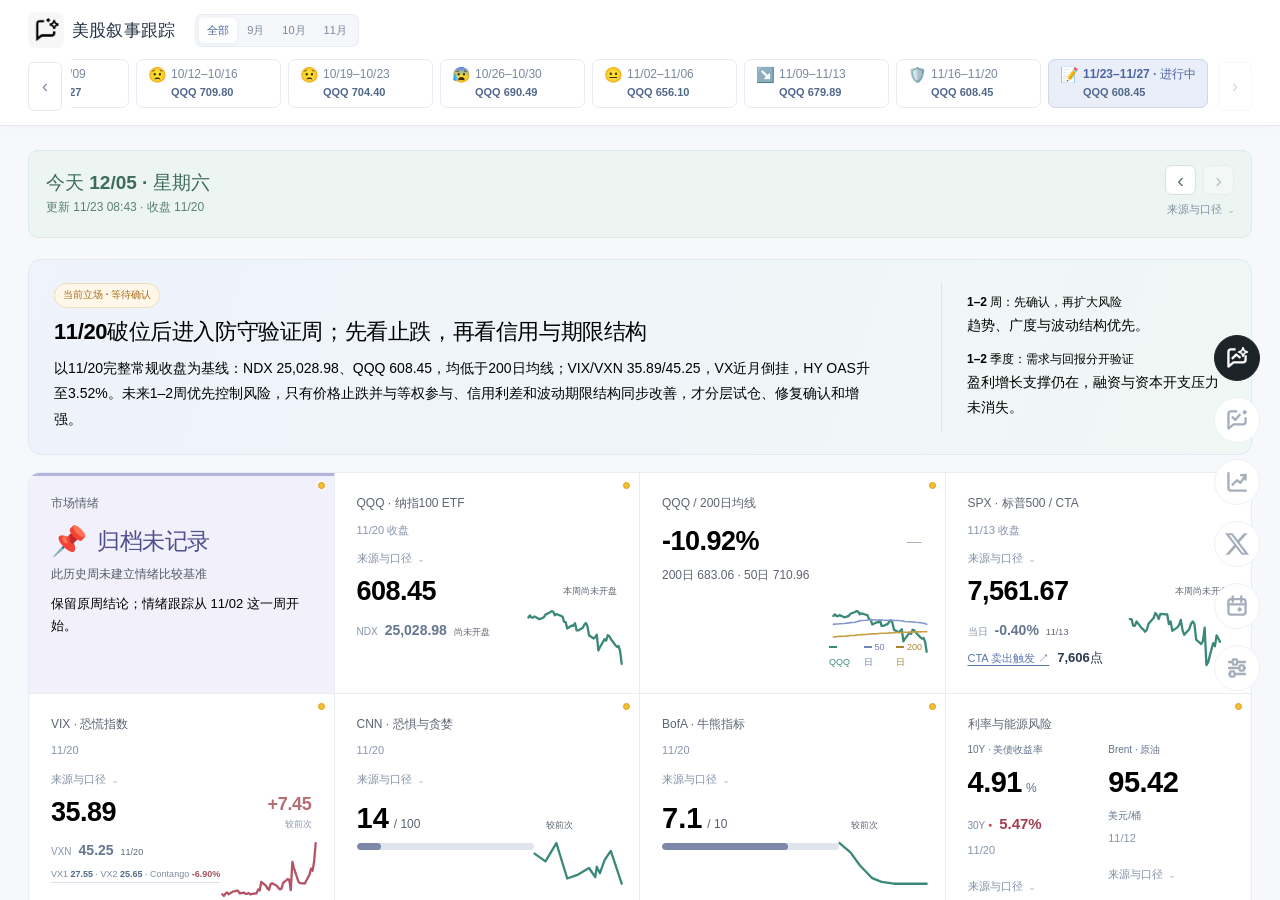
<file: index.html>
<!doctype html>
<html lang="zh-CN">
<head>
<meta charset="utf-8">
<meta name="viewport" content="width=device-width,initial-scale=1">
<meta name="color-scheme" content="light">
<meta name="description" content="按周翻阅纳指数据、待验证问题与市场叙事的变化。">
<title>美股叙事跟踪</title>
<style>
:root{font-family:Inter,-apple-system,BlinkMacSystemFont,"Segoe UI","PingFang SC","Microsoft YaHei",sans-serif;color:#233044;background:#f7f8fc;font-synthesis:none;--line:#e4eaf2;--muted:#748398;--accent:#6079bd}
*{box-sizing:border-box}body{margin:0;height:100vh;height:100dvh;display:grid;grid-template-rows:auto minmax(0,1fr);overflow:hidden}button,a{touch-action:manipulation}button{font:inherit;cursor:pointer}button:focus-visible,a:focus-visible{outline:3px solid #829ad1;outline-offset:3px}button:disabled{cursor:default;opacity:.35}.history-header{background:#fff;border-bottom:1px solid var(--line);box-shadow:0 3px 15px #31456705;position:relative;z-index:1}.history-wrap{max-width:1320px;margin:auto;padding:15px 26px 12px}.history-top{display:flex;align-items:center;justify-content:space-between;gap:16px}.history-title{display:flex;align-items:center;gap:10px;min-width:0}.history-mark{height:28px;width:28px;flex:0 0 28px;display:grid;place-items:center;background:#f0edfa;border-radius:8px;color:#8880b6}.history-title h1{font-size:15px;font-weight:650;margin:0;letter-spacing:.2px}.history-title p{margin:2px 0 0;color:var(--muted);font-size:11px}.history-actions{display:flex;gap:7px;flex-wrap:wrap;justify-content:flex-end}.history-button{background:white;border:1px solid var(--line);border-radius:7px;color:#53647c;padding:6px 10px;font-size:11px;white-space:nowrap}.history-button:hover{background:#f5f7fb}.history-button.primary{color:#5d6eaa;background:#f3f5fc;border-color:#dce3f4}.history-controls{margin-top:13px;display:flex;align-items:center;gap:12px}.month-filter{display:flex;flex-shrink:0;gap:2px;background:#f5f7fb;border:1px solid #e8edf4;border-radius:7px;padding:3px}.month-filter button{border:0;background:transparent;font-size:11px;padding:5px 10px;border-radius:5px;color:#7b879a;white-space:nowrap}.month-filter button[aria-pressed=true]{background:white;box-shadow:0 1px 5px #293f6010;color:#4f659f;font-weight:600}.week-control{display:flex;align-items:center;gap:6px;flex:1;min-width:0}.week-arrow{width:28px;height:31px;padding:0;flex-shrink:0;border:1px solid var(--line);border-radius:6px;background:white;color:#7a8ba6;font-size:17px}.week-arrow:not(:disabled):hover{background:#f0f4fb}.week-tabs{display:flex;align-items:center;gap:5px;overflow:auto;scrollbar-width:thin;scrollbar-color:#d5ddeb transparent;padding:2px 1px 5px;flex:1;min-width:0;scroll-behavior:smooth}.week-tab{border:1px solid #e5eaf3;border-radius:7px;background:#fff;color:#7b889c;padding:6px 10px;font-size:11px;line-height:1.45;white-space:nowrap;flex-shrink:0;font-variant-numeric:tabular-nums}.week-tab[aria-selected=true]{background:#edf2fc;border-color:#a9badd;color:#4e66a3;font-weight:650;box-shadow:0 1px 3px #3f609b0a}.week-tab:hover{border-color:#a9badd}.history-bottom{display:flex;align-items:flex-start;justify-content:space-between;gap:18px;margin-top:8px;font-size:11px;color:#7c899b;line-height:1.6}.history-change{display:flex;align-items:flex-start;gap:9px;min-width:0}.change-label{border-radius:20px;background:#edf5f3;color:#6c9b8e;font-size:10px;font-weight:550;white-space:nowrap;line-height:1.5;padding:2px 7px;flex-shrink:0}.history-summary{color:#62738d;min-width:0;display:-webkit-box;-webkit-box-orient:vertical;-webkit-line-clamp:2;overflow:hidden}.history-meta{font-size:10px;white-space:nowrap;color:#929eb0;text-align:right;font-variant-numeric:tabular-nums}.history-panel{min-width:0;min-height:0;height:100%;position:relative;background:#f7f8fc}.history-frame{width:100%;height:100%;border:0;display:block;background:#f7f8fc}.history-status{position:absolute;inset:0;display:grid;place-items:center;font-size:12px;color:#8795aa;background:#f7f8fc;pointer-events:none}.history-status[hidden]{display:none}.history-error{margin:30px;padding:20px;border:1px solid var(--line);border-radius:10px;background:white;color:#7d6c57}.history-toast{position:fixed;left:50%;bottom:23px;transform:translateX(-50%);background:#263b53;color:#fff;font-size:12px;padding:10px 16px;border-radius:7px;box-shadow:0 6px 25px #243b5325;z-index:5;max-width:90%;text-align:center}.history-toast[hidden]{display:none}
@media(max-width:880px){.history-wrap{padding:13px 18px 11px}.history-top{gap:12px}.history-controls{gap:9px}.history-meta{font-size:9px}.week-tab{padding:6px 9px}}
@media(max-width:560px){.history-wrap{padding:12px 12px 10px}.history-top{align-items:flex-start;gap:8px}.history-title{gap:7px}.history-title h1{font-size:13px}.history-title p{font-size:10px;max-width:165px}.history-mark{height:25px;width:25px;flex-basis:25px}.history-actions{gap:4px;max-width:153px}.history-button{font-size:10px;padding:5px 7px}.history-controls{display:block;margin-top:10px}.month-filter{width:max-content;padding:2px;margin-bottom:8px}.month-filter button{padding:4px 11px;font-size:11px}.week-control{gap:4px}.week-arrow{height:32px;width:27px}.week-tabs{gap:4px;padding-bottom:4px}.week-tab{font-size:11px;padding:5px 8px}.history-bottom{gap:6px;margin-top:6px;display:block}.history-summary{font-size:11px}.history-meta{font-size:9px;margin-top:4px;text-align:left;padding-left:62px}.change-label{font-size:9px}.history-change{gap:7px}}
@media print{body{height:auto;overflow:visible;display:block}.history-controls,.history-actions,.history-bottom,.history-status{display:none}.history-header{box-shadow:none}.history-panel{height:auto}.history-frame{height:1100px}}

.mobile-month{display:none}
body{grid-template-columns:minmax(0,1fr)}.history-header,.history-wrap,.history-controls,.history-top{min-width:0;max-width:100%}.history-header{width:100%}
@media(max-width:800px){
 body{height:100vh;height:100dvh;min-width:0;-webkit-text-size-adjust:100%}
 .history-wrap{padding:10px max(12px,env(safe-area-inset-right)) 9px max(12px,env(safe-area-inset-left))}
 .history-top{align-items:center;gap:8px}.history-title h1{font-size:14px}.history-title p,.history-mark{display:none}
 .history-actions{max-width:none;flex-wrap:nowrap;gap:5px}.history-button{font-size:11px;min-height:40px;padding:8px}
 .history-controls{display:flex;margin-top:6px;gap:7px}.month-filter{display:none}
 .mobile-month{display:block;width:75px;min-height:44px;flex:0 0 75px;border:1px solid var(--line);border-radius:7px;background:#f5f7fb;color:#536b9f;font-size:16px;padding:6px}
 .week-control{gap:3px}.week-arrow{width:36px;min-height:44px;height:44px;font-size:20px}.week-tabs{gap:5px;padding-bottom:0}.week-tab{min-height:44px;padding:9px;font-size:12px}
 .history-bottom{display:block;margin-top:7px}.history-meta{display:none}.history-summary{font-size:12px;line-height:1.6;-webkit-line-clamp:2}.change-label{font-size:10px;padding:3px 6px}
 .history-panel,.history-frame{min-width:0;width:100%}.history-frame{-webkit-overflow-scrolling:touch}.history-toast{bottom:max(16px,env(safe-area-inset-bottom))}
}

/* Two-line market timeline: date/mood above, QQQ close below. */
.week-tab{display:flex;flex-direction:column;align-items:flex-start;justify-content:center;gap:3px;min-width:126px;text-align:left;line-height:1.3}
.week-tab-top{display:flex;align-items:center;gap:4px}
.week-tab-emoji{font-size:14px;line-height:1}
.week-tab-qqq{display:block;padding-left:19px;color:#52688a;font-size:11px;font-weight:600;font-variant-numeric:tabular-nums}
</style>
<style id="review-shell-css">
    .history-wrap{max-width:1440px;padding:13px 28px 10px}.history-top{gap:24px;align-items:center}.history-title{flex-shrink:0;gap:8px}.history-title h1{font-size:17px;white-space:nowrap}.review-brand-mark{color:#6d69bd;font-size:26px}.preview-pill{color:#7d769d;background:#f1eff8;border-radius:5px;padding:3px 6px;font-size:9px;white-space:nowrap}.history-controls{margin:0;min-width:0;flex:1;gap:8px}.month-filter button{padding:5px 8px}.week-tab{font-size:10px;padding:6px 8px}.week-tabs{padding-bottom:2px}.compare-original{font-size:10px;color:#8590a3;text-decoration:none;white-space:nowrap}.history-bottom{margin-top:8px;padding-left:0}.history-summary{font-size:10px}.history-meta{font-size:9px}
    @media(max-width:1100px){.history-top{flex-wrap:wrap;gap:9px 16px}.history-controls{order:3;flex-basis:100%}.compare-original{margin-left:auto}.history-title h1{font-size:16px}}
    @media(max-width:800px){.history-wrap{padding:8px 14px}.history-controls{display:flex;margin:0}.history-top{align-items:center}.history-title h1{display:block}.history-bottom{display:none}.preview-pill{font-size:9px}.week-tab{min-height:34px}.history-title{gap:7px}.review-brand-mark{font-size:22px}.compare-original{font-size:10px}}
    </style><style id="timeline-navigation-css">/* Give the weekly timeline its own row so the title and filters never crowd a week card. */
.history-wrap{max-width:1500px;padding:12px 28px 10px}
.history-top{display:grid;grid-template-columns:max-content minmax(0,1fr);align-items:center;column-gap:20px;row-gap:9px}
.history-title{grid-column:1;grid-row:1}
.history-controls{display:contents}
.month-filter{grid-column:2;grid-row:1;justify-self:start}
.week-control{grid-column:1/-1;grid-row:2;width:100%;min-width:0;gap:9px}
.week-arrow{width:34px;height:49px;font-size:18px}
.week-tabs{gap:7px;padding:2px 1px 7px;scrollbar-width:none;-ms-overflow-style:none}
.week-tabs::-webkit-scrollbar{display:none}
.week-tab{display:flex;flex-direction:column;align-items:flex-start;justify-content:center;gap:4px;min-width:145px;min-height:49px;padding:7px 11px;text-align:left;line-height:1.25;border:1px solid #e7ebf2;background:#fff}
.week-tab:hover{border-color:#dce4ef;background:#f9fbff}
.week-tab[aria-selected=true]{border-color:#ccd7e7;background:#e9eef9;box-shadow:none}
.week-tab.is-archived{border:1px solid #e7ebf2;background:#fff}
.week-tab.is-archived:hover{background:#f9fbff}
.week-tab.is-archived[aria-selected=true]{background:#e9eef9;border-color:#ccd7e7;box-shadow:none}
.week-tab-top{display:grid;grid-template-columns:18px minmax(0,1fr);align-items:center;column-gap:5px;width:100%;font-size:12px}
.week-tab-emoji{font-size:15px;line-height:1}
.week-tab-qqq{display:block;padding-left:23px;color:#52688a;font-size:11px;font-weight:600;font-variant-numeric:tabular-nums}
.week-tab-qqq small{display:none}
.history-bottom{margin-top:4px}
.compare-original{grid-column:2;grid-row:1;justify-self:end}
.week-mood-preview{position:fixed;z-index:2000;width:310px;box-sizing:border-box;padding:16px 18px;background:var(--mood-surface,#f1f0fb);border:1px solid var(--mood-border,#b6b3dc);border-radius:12px;box-shadow:0 16px 40px #26375630;pointer-events:none;color:#27324a}
.week-mood-preview[hidden]{display:none}
.week-mood-preview.mood-tone-positive{--mood-surface:#eaf6f0;--mood-border:#8ec7ad;--mood-accent:#246b50}
.week-mood-preview.mood-tone-neutral{--mood-surface:#f1f0fb;--mood-border:#b6b3dc;--mood-accent:#514d8e}
.week-mood-preview.mood-tone-negative{--mood-surface:#f9ecef;--mood-border:#d7a1ac;--mood-accent:#8a4056}
.preview-range{font-size:12px;color:#5a6477}
.preview-mood{display:flex;align-items:center;gap:10px;margin:8px 0 5px}.preview-mood span{font-size:27px;line-height:1}.preview-mood strong{font-size:17px;color:var(--mood-accent)}
.week-mood-preview p{font-size:12px;line-height:1.6;margin:0 0 10px;color:#354258}
.preview-close{display:flex;align-items:baseline;justify-content:space-between;gap:10px;background:#ffffffa8;border-radius:6px;padding:8px 10px;font-size:11px}.preview-close b{font-size:16px}
@media(max-width:800px){
 .history-wrap{padding:9px 14px 8px}
 .history-top{grid-template-columns:minmax(0,1fr) auto;column-gap:8px;row-gap:7px}
 .history-title h1{font-size:15px}
 .month-filter{display:none}
 .mobile-month{display:block;grid-column:2;grid-row:1;width:75px;min-height:38px;justify-self:end}
 .week-control{gap:5px}
 .week-arrow{width:32px;height:46px;min-height:46px}
 .week-tab{min-width:132px;min-height:46px;padding:6px 9px}
 .week-tab-top{font-size:11px}
 .week-tabs{padding-bottom:5px}
 .compare-original{display:none}
}
</style><style>.schedule-info{font-size:10px;color:#8b98aa;margin:4px 0 0}.history-frame.incoming-frame{position:absolute;inset:0;z-index:2;opacity:0;background:#f7f8fc}.history-panel[aria-busy=true] .incoming-frame{pointer-events:none}</style><style>
@media(max-width:600px){
 body{display:block}.history-header{position:fixed;top:0;left:0;right:0;padding-top:env(safe-area-inset-top);z-index:5;transform:translateY(0);transition:transform .22s cubic-bezier(.2,.8,.2,1);will-change:transform}
 /* Keep the reading viewport fixed; only the header participates in the animation. */
 .history-panel{position:fixed;inset:0;width:100%;height:100dvh;margin:0;padding:0;transition:none}
 .history-panel>.history-frame{position:absolute;inset:0;width:100%;height:100%}
 html.mobile-header-hidden .history-header{transform:translateY(-100%);pointer-events:none}
}
@media(prefers-reduced-motion:reduce){.history-header,.history-panel{transition:none!important}}
</style><style>@media(max-width:600px){html.mood-history-open .history-header,html.section-manager-open .history-header{display:none!important;visibility:hidden;transform:none!important;transition:none!important}html.section-manager-open body{grid-template-rows:minmax(0,1fr)}html.section-manager-open .history-panel{grid-row:1}}</style><style>.history-bottom{display:none!important}</style><style>html{background:#fff;color-scheme:light}.history-header{background:#fff}.history-wrap{max-width:1440px}</style><link rel="icon" type="image/svg+xml" href="[data-uri]"><meta name="apple-mobile-web-app-title" content="美股叙事跟踪"><meta name="apple-mobile-web-app-capable" content="yes"><meta name="apple-mobile-web-app-status-bar-style" content="default"><meta name="theme-color" content="#ffffff"><meta name="color-scheme" content="light"><link rel="apple-touch-icon" sizes="1320x1320" href="./assets/brand-icon-hd-v50.png"><style></style></head>
<body>
<header class="history-header">
 <div class="history-wrap">
  <div class="history-top">
   <div class="history-title"><img class="review-brand-mark" src="./assets/brand-icon-hd-v50.png" width="36" height="36" alt="" style="display:block;object-fit:contain;border-radius:22%;mix-blend-mode:multiply;flex-shrink:0"><h1>美股叙事跟踪</h1></div>
   <div class="history-controls">
   <div class="month-filter" role="group" aria-label="筛选月份"><button type="button" data-month="all" aria-pressed="true">全部</button><button type="button" data-month="09" aria-pressed="false">9 月</button><button type="button" data-month="10" aria-pressed="false">10 月</button></div>
   <select class="mobile-month" id="mobile-month" aria-label="选择月份"><option value="all">全部</option><option value="09">9月</option><option value="10">10月</option></select><div class="week-control"><button type="button" class="week-arrow" id="previous-week" aria-label="上一周" title="上一周">‹</button><div class="week-tabs" id="week-tabs" role="tablist" aria-label="选择每周收盘快照"></div><button type="button" class="week-arrow" id="next-week" aria-label="下一周" title="下一周">›</button></div>
  </div>
  </div>
  <div class="history-bottom"><div class="history-change"><span class="change-label">本周变化</span><div class="history-summary" id="week-summary" aria-live="polite"></div></div><div class="history-meta" id="week-meta"></div></div>
 </div>
</header>
<main class="history-panel" role="tabpanel" id="weekly-panel" aria-label="选定周的完整 Dashboard"><div class="history-status" id="loading-status" role="status">正在加载所选周…</div><iframe class="history-frame" id="history-frame" title="所选周的完整 Dashboard" sandbox="allow-scripts allow-same-origin allow-downloads allow-modals allow-popups allow-popups-to-escape-sandbox allow-popups allow-popups-to-escape-sandbox"></iframe></main>
<div class="history-toast" id="history-toast" role="status" hidden></div>
<script>'use strict';
const els={tabs:document.getElementById('week-tabs'),frame:document.getElementById('history-frame'),panel:document.getElementById('weekly-panel'),summary:document.getElementById('week-summary'),meta:document.getElementById('week-meta'),prev:document.getElementById('previous-week'),next:document.getElementById('next-week'),loading:document.getElementById('loading-status')};
let pages=[],selectedDate='',month='all',currentIndex=null,pendingReadingPosition=null,requestToken=0,preloadTimer,finishTransition=null,pendingFrame=null;
const weekCache=new Map(),weekPending=new Map(),preloadQueue=[];
let preloadRunning=0;
const moodPreview=document.createElement('aside');moodPreview.className='week-mood-preview';moodPreview.hidden=true;document.body.append(moodPreview);
const safe=s=>String(s??'').replace(/[&<>"']/g,c=>({'&':'&amp;','<':'&lt;','>':'&gt;','"':'&quot;',"'":'&#39;'}[c]));
function hideMoodPreview(){moodPreview.hidden=true}
function showMoodPreview(p,button){const tone=/悲观|卖压|转弱|恐慌/.test(p.mood_label||'')?'negative':/修复|偏多|乐观/.test(p.mood_label||'')?'positive':'neutral';moodPreview.className='week-mood-preview mood-tone-'+tone;moodPreview.innerHTML=`<div class="preview-range">${safe(p.label)} · ${p.status==='archived'?'周五回溯':'进行中'}</div><div class="preview-mood"><span>${safe(p.mood_emoji||'📝')}</span><strong>${safe(p.mood_label||'情绪未记录')}</strong></div><p>${safe(p.mood_reason||'此周尚未记录独立的情绪判断。')}</p><div class="preview-close"><span>QQQ · ${safe(p.qqq_close_date?.slice(5).replace('-','/')||'待核验')} 收盘</span><b>${Number.isFinite(p.qqq_close)?Number(p.qqq_close).toFixed(2):'—'}</b></div>`;moodPreview.hidden=false;const r=button.getBoundingClientRect(),w=moodPreview.offsetWidth;let left=Math.max(10,Math.min(innerWidth-w-10,r.left+r.width/2-w/2));moodPreview.style.left=Math.round(left)+'px';moodPreview.style.top=Math.round(r.bottom+12)+'px'}
function visiblePages(){return pages.filter(p=>month==='all'||p.date.slice(5,7)===month)}
function chosenHash(){const m=location.hash.match(/^#(?:week=)?(\d{4}-\d{2}-\d{2})$/);return m&&pages.some(p=>p.date===m[1])?m[1]:null}
const weekURL=date=>'./weeks/'+date+'.html?v=193';
const weekPath=date=>new URL(weekURL(date),document.baseURI).pathname;
function pumpPreload(){while(preloadRunning<3&&preloadQueue.length){const job=preloadQueue.shift();preloadRunning++;fetch(weekURL(job.date),{cache:'no-store'}).then(r=>{if(!r.ok)throw Error('Week unavailable');return r.text()}).then(html=>{weekCache.set(job.date,{html,at:Date.now()});job.resolve(html)},job.reject).finally(()=>{preloadRunning--;weekPending.delete(job.date);pumpPreload()})}}
function loadWeek(date,priority=false){const cached=weekCache.get(date),ttl=date===currentIndex?.active_week?120000:3600000;if(cached&&Date.now()-cached.at<ttl)return Promise.resolve(cached.html);if(weekPending.has(date)){if(priority){const i=preloadQueue.findIndex(job=>job.date===date);if(i>0)preloadQueue.unshift(...preloadQueue.splice(i,1))}return weekPending.get(date)}const promise=new Promise((resolve,reject)=>{const job={date,resolve,reject};priority?preloadQueue.unshift(job):preloadQueue.push(job);pumpPreload()});weekPending.set(date,promise);return promise}
function preloadVisibleWeeks(){clearTimeout(preloadTimer);preloadTimer=setTimeout(()=>{const view=els.tabs.getBoundingClientRect();for(const button of els.tabs.children){const box=button.getBoundingClientRect();if(box.right>view.left&&box.left<view.right&&button.dataset.date!==selectedDate)loadWeek(button.dataset.date).catch(()=>{})}},180)}
function weekDocument(html,date){const base=new URL(weekURL(date),location.href).href;return html.replace(/<head>/i,'<head><base href="'+base+'">')}
// Match the heading the reader is looking at, then align that same heading in
// the next week at its exact viewport Y position. The X lanes have distinct keys.
const readingAnchors=['#overview h1','.market-overview','#verification .section-head h2','.dashboard-chart-heading h2','#price-title','#narrative .section-head h2','#x-frequent-title','#calendar .section-head h2','#method summary'];
const readingFallback={'#x-frequent-title':'#narrative .section-head h2','#price-title':'.dashboard-chart-heading h2'};
function captureReadingPosition(frame=els.frame){try{const doc=frame.contentDocument,win=frame.contentWindow;if(!doc||!win||!frame.dataset.loadedWeek)return null;const scroll=doc.scrollingElement;if(!scroll||scroll.scrollTop<32)return null;const sample=win.innerHeight*.52;let selected=null;for(const key of readingAnchors){const el=doc.querySelector(key);if(!el||el.closest('[hidden]')||!el.getClientRects().length)continue;const top=el.getBoundingClientRect().top;if(top<=sample)selected={key,top}}return selected}catch{return null}}
function restoreReadingPosition(position,frame=els.frame){try{const doc=frame.contentDocument,scroll=doc?.scrollingElement,anchor=doc?.querySelector(position.key)||doc?.querySelector(readingFallback[position.key])||doc?.querySelector('#overview h1');if(!scroll||!anchor)return;const top=scroll.scrollTop+anchor.getBoundingClientRect().top-position.top;scroll.scrollTo({top:Math.max(0,top),behavior:'instant'})}catch{/* A failed position read must not block week navigation. */}}
// Stable identity is used only where the same content exists in both weeks.
// The column index is intentionally not an identity: masonry cards can move.
function cardIdentity(card){const section=card.parentElement?.closest('[id]')?.id||'page';const record=card.dataset.recordId||card.dataset.eventId;if(record)return section+':'+record;if(card.matches('.x-author-card')){const author=card.querySelector('a[href*="x.com/"],a[href*="twitter.com/"]')?.getAttribute('href')?.split('/')[3]||card.querySelector('strong,b')?.textContent?.trim();return author?'x-author:'+author:null}if(card.matches('.x-topic-card'))return 'x-topic:'+card.querySelector('h3')?.textContent?.trim();const title=card.querySelector('h3,h2')?.textContent?.trim();return title?section+':'+title:null}
function visibleCards(frame){try{const doc=frame.contentDocument,seen=new Set(),cards=new Map();for(const card of doc.querySelectorAll('.card')){const rect=card.getBoundingClientRect(),key=cardIdentity(card);if(!key||seen.has(key)||rect.bottom<0||rect.top>frame.clientHeight||!card.getClientRects().length)continue;seen.add(key);cards.set(key,{card,rect})}return cards}catch{return new Map()}}
function animateWeek(oldFrame,newFrame,fadeOnly=false){const reduce=matchMedia('(prefers-reduced-motion: reduce)').matches,duration=reduce?0:190;const oldCards=visibleCards(oldFrame),newCards=visibleCards(newFrame);let ended=false;const done=()=>{if(ended)return;ended=true;oldFrame.remove();if(oldFrame.dataset.blobURL)URL.revokeObjectURL(oldFrame.dataset.blobURL);newFrame.classList.remove('incoming-frame');newFrame.style.opacity='';newFrame.id='history-frame';els.frame=newFrame;els.panel.removeAttribute('aria-busy');finishTransition=null};finishTransition=done;oldFrame.id='';newFrame.style.opacity='1';if(!duration){done();return}oldFrame.style.pointerEvents='none';newFrame.animate([{opacity:0},{opacity:1}],{duration,easing:'ease-out'});if(!fadeOnly)oldFrame.animate([{opacity:1},{opacity:0}],{duration,easing:'ease-out'});for(const [key,{card,rect}] of fadeOnly?[]:newCards){const former=oldCards.get(key),dx=former?Math.max(-220,Math.min(220,former.rect.left-rect.left)):0,dy=former?Math.max(-220,Math.min(220,former.rect.top-rect.top)):12;card.animate([{opacity:0,transform:`translate(${dx}px,${dy}px)`},{opacity:1,transform:'translate(0,0)'}],{duration,easing:'cubic-bezier(.2,.75,.25,1)'})}for(const [key,{card}] of fadeOnly?[]:oldCards)if(!newCards.has(key))card.animate([{opacity:1},{opacity:0}],{duration:duration*.8,easing:'ease-out'});setTimeout(done,duration+20)}
function installIncoming(date,src,token,fadeOnly=false){if(token!==requestToken){if(src.startsWith('blob:'))URL.revokeObjectURL(src);return}if(pendingFrame){pendingFrame.remove();if(pendingFrame.dataset.blobURL)URL.revokeObjectURL(pendingFrame.dataset.blobURL)}const next=document.createElement('iframe');next.className='history-frame incoming-frame';next.title=pages.find(p=>p.date===date)?.label||date;next.setAttribute('sandbox',els.frame.getAttribute('sandbox'));next.dataset.requestedWeek=date;if(src.startsWith('blob:'))next.dataset.blobURL=src;pendingFrame=next;next.addEventListener('load',()=>{if(token!==requestToken||pendingFrame!==next)return;try{const url=next.contentWindow.location.href;if(url.startsWith('blob:')?next.dataset.blobURL!==url:next.contentWindow.location.pathname!==weekPath(date))return}catch{return}requestAnimationFrame(async()=>{if(fadeOnly){try{await Promise.race([new Promise(resolve=>{const doc=next.contentDocument,events=doc?.querySelector('#events');if(!events||events.getAttribute('aria-busy')!=='true'){resolve();return}const observer=new MutationObserver(()=>{if(events.getAttribute('aria-busy')!=='true'){observer.disconnect();resolve()}});observer.observe(events,{attributes:true,attributeFilter:['aria-busy']});setTimeout(()=>{observer.disconnect();resolve()},1800)}),new Promise(resolve=>setTimeout(resolve,2000))])}catch{}}if(token!==requestToken)return;const position=pendingReadingPosition;pendingReadingPosition=null;if(position)restoreReadingPosition(position,next);next.dataset.loadedWeek=date;pendingFrame=null;els.loading.hidden=true;animateWeek(els.frame,next,fadeOnly)})},{once:true});next.src=src;els.panel.append(next)}
function selectWeek(date,push=true){const p=pages.find(x=>x.date===date);if(!p||selectedDate===date)return;if(finishTransition)finishTransition();const hadWeek=!!els.frame.dataset.loadedWeek,token=++requestToken;pendingReadingPosition=(hadWeek?captureReadingPosition():null)||pendingReadingPosition;selectedDate=date;if(push)history.replaceState({},'','#week='+date);document.title='美股叙事跟踪 · '+p.label;els.loading.hidden=hadWeek;els.panel.setAttribute('aria-busy','true');els.frame.dataset.requestedWeek=date;els.summary.textContent=p.summary||'';els.meta.textContent=(p.status==='archived'?'已归档 · 内容固化':'进行中 · 北京时间10:00 / 16:00 / 22:00更新')+' · 行情截至 '+p.price_cutoff;renderTabs();if(!hadWeek){els.frame.title=p.label+' · '+(p.status==='archived'?'已归档':'进行中');els.frame.src=weekURL(date);return}loadWeek(date,true).then(html=>{if(token!==requestToken)return;installIncoming(date,URL.createObjectURL(new Blob([weekDocument(html,date)],{type:'text/html'})),token)}).catch(()=>{if(token===requestToken)installIncoming(date,weekURL(date),token)})}
function syncArrows(){const max=els.tabs.scrollWidth-els.tabs.clientWidth;els.prev.disabled=els.tabs.scrollLeft<=1;els.next.disabled=els.tabs.scrollLeft>=max-1}
function renderTabs(){hideMoodPreview();const shown=visiblePages(),existing=[...els.tabs.children];if(existing.length!==shown.length||existing.some((b,i)=>b.dataset.date!==shown[i].date)){els.tabs.replaceChildren();for(const p of shown){const b=document.createElement('button');b.type='button';b.className='week-tab '+(p.status==='archived'?'is-archived':'is-active-week');b.dataset.date=p.date;b.setAttribute('role','tab');b.innerHTML='<span class="week-tab-top"><span class="week-tab-emoji" aria-label="'+safe(p.mood_label||'情绪未记录')+'">'+safe(p.mood_emoji||'📝')+'</span>'+safe(p.label)+(p.status==='active'?' · 进行中':'')+'</span><span class="week-tab-qqq">QQQ '+(Number.isFinite(p.qqq_close)?Number(p.qqq_close).toFixed(2):'—')+'</span>';b.addEventListener('pointerenter',e=>{if(e.pointerType==='mouse')showMoodPreview(p,b)});b.addEventListener('pointerleave',hideMoodPreview);b.addEventListener('focus',()=>showMoodPreview(p,b));b.addEventListener('blur',hideMoodPreview);b.addEventListener('click',()=>selectWeek(p.date));els.tabs.append(b)}}
 const buttons=[...els.tabs.children];buttons.forEach(b=>b.setAttribute('aria-selected',String(b.dataset.date===selectedDate)));
 if(!els.tabs.dataset.initialized){els.tabs.scrollTo({left:els.tabs.scrollWidth,behavior:'instant'});els.tabs.dataset.initialized='true'}else{ const selected=buttons.find(b=>b.dataset.date===selectedDate);if(selected){const view=els.tabs.getBoundingClientRect(),card=selected.getBoundingClientRect(),center=card.left+card.width/2,min=view.left+view.width*.3,max=view.right-view.width*.3;if(center<min||center>max)els.tabs.scrollBy({left:center-(center<min?min:max),behavior:'smooth'})}}
 requestAnimationFrame(syncArrows);preloadVisibleWeeks()}
function filter(value){month=value;document.querySelectorAll('[data-month]').forEach(b=>b.setAttribute('aria-pressed',String(b.dataset.month===month)));document.getElementById('mobile-month').value=month;const shown=visiblePages();if(!shown.some(p=>p.date===selectedDate)&&shown.length)selectWeek(shown.at(-1).date);else renderTabs()}
function adjacent(d){els.tabs.scrollBy({left:d*els.tabs.clientWidth*.5,behavior:'smooth'})}
async function start(){try{const r=await fetch('./api/index.json',{cache:'no-store'});if(!r.ok)throw Error('数据暂不可用');currentIndex=await r.json();pages=currentIndex.weeks;const months=[...new Set(pages.map(p=>p.date.slice(5,7)))];const holder=document.querySelector('.month-filter'),select=document.getElementById('mobile-month');holder.replaceChildren();select.replaceChildren();for(const [key,name] of [['all','全部'],...months.map(m=>[m,Number(m)+'月'])]){const b=document.createElement('button');b.type='button';b.dataset.month=key;b.setAttribute('aria-pressed',String(key==='all'));b.textContent=name;b.addEventListener('click',()=>filter(key));holder.append(b);const o=document.createElement('option');o.value=key;o.textContent=name;select.append(o)}select.addEventListener('change',e=>filter(e.target.value));selectWeek(chosenHash()||currentIndex.active_week,false)}catch(e){els.loading.textContent='暂时无法读取本周数据，请稍后刷新。'}}
els.prev.addEventListener('click',()=>adjacent(-1));els.next.addEventListener('click',()=>adjacent(1));
els.tabs.addEventListener('scroll',()=>{syncArrows();hideMoodPreview();preloadVisibleWeeks()},{passive:true});window.addEventListener('resize',preloadVisibleWeeks);els.prev.setAttribute('aria-label','时间轴向左翻半页');els.next.setAttribute('aria-label','时间轴向右翻半页');
els.frame.addEventListener('load',()=>{try{if(els.frame.contentWindow.location.pathname!==weekPath(els.frame.dataset.requestedWeek))return}catch{return}els.frame.dataset.loadedWeek=selectedDate;els.loading.hidden=true;els.panel.removeAttribute('aria-busy')});window.addEventListener('hashchange',()=>{const d=chosenHash();if(d&&d!==selectedDate)selectWeek(d,false)});window.addEventListener('message',e=>{if(e.source!==els.frame.contentWindow||e.origin!==location.origin||e.data?.type!=='nasdaq:select-week')return;if(pages.some(p=>p.date===e.data.date))selectWeek(e.data.date)});start();
</script>
<script>(()=>{const header=document.querySelector('.history-header');if(!header)return;const measure=()=>{const h=header.getBoundingClientRect().height;if(h>0)document.documentElement.style.setProperty('--mobile-header-height',h+'px')};new ResizeObserver(measure).observe(header);measure();})();</script><script>
(()=>{const tabs=document.getElementById('week-tabs');if(!tabs)return;let keepRight=true;
const pin=()=>{if(keepRight&&tabs.children.length)tabs.scrollTo({left:tabs.scrollWidth,behavior:'instant'})};
for(const type of ['pointerdown','wheel','keydown'])tabs.addEventListener(type,()=>{keepRight=false},{passive:true});
for(const button of document.querySelectorAll('.week-arrow,[data-month],#mobile-month'))button.addEventListener('pointerdown',()=>{keepRight=false},{passive:true});
new ResizeObserver(pin).observe(tabs);document.fonts?.ready.then(pin);
})();
</script><script>
let refreshInFlight=false;
function showRefreshToast(message){
 let toast=document.getElementById('refresh-success-toast');
 if(!toast){toast=document.createElement('div');toast.id='refresh-success-toast';toast.setAttribute('role','status');toast.style.cssText='position:fixed;z-index:9999;top:calc(env(safe-area-inset-top,0px) + 12px);left:50%;transform:translate(-50%,-8px);opacity:0;pointer-events:none;padding:10px 17px;border-radius:22px;background:#263c35;color:white;box-shadow:0 8px 28px #172b2940;font:600 13px system-ui;white-space:nowrap;transition:opacity .22s ease,transform .22s ease';document.body.append(toast)}
 toast.textContent=message;clearTimeout(toast.hideTimer);requestAnimationFrame(()=>{toast.style.opacity='1';toast.style.transform='translate(-50%,0)'});
 toast.hideTimer=setTimeout(()=>{toast.style.opacity='0';toast.style.transform='translate(-50%,-8px)'},2300);
}
async function refreshCurrentWeek(){
 if(refreshInFlight||!selectedDate)return;refreshInFlight=true;
 if(finishTransition)finishTransition();
 const date=selectedDate,oldFrame=els.frame,token=++requestToken;
 const controller=new AbortController(),timeout=setTimeout(()=>controller.abort(),15000);
 pendingReadingPosition=captureReadingPosition();els.panel.setAttribute('aria-busy','true');
 try{
  const [weekResponse,indexResponse]=await Promise.all([fetch(weekURL(date),{cache:'no-store',signal:controller.signal}),fetch(weekURL(date).includes('/weeks/')?'./api/index.json':'/api/index',{cache:'no-store',signal:controller.signal})]);
  if(!weekResponse.ok)throw Error('Refresh unavailable');const html=await weekResponse.text();
  if(token!==requestToken)return;
  if(indexResponse.ok){const index=await indexResponse.json();currentIndex=index;pages=index.weeks;const x=els.tabs.scrollLeft;renderTabs();els.tabs.scrollTo({left:x,behavior:'instant'})}
  weekCache.set(date,{html,at:Date.now()});
  installIncoming(date,URL.createObjectURL(new Blob([weekDocument(html,date)],{type:'text/html'})),token,true);
  await new Promise((resolve,reject)=>{const started=Date.now();const check=()=>{if(token!==requestToken||els.frame!==oldFrame){resolve();return}if(Date.now()-started>12000){reject(Error('Refresh timed out'));return}setTimeout(check,60)};check()});
  if(token===requestToken)showRefreshToast('已更新');
 }catch(error){
  if(token===requestToken){if(pendingFrame){if(pendingFrame.dataset.blobURL)URL.revokeObjectURL(pendingFrame.dataset.blobURL);pendingFrame.remove();pendingFrame=null}els.panel.removeAttribute('aria-busy');const toast=document.getElementById('history-toast');toast.textContent='刷新暂未完成，请重试';toast.hidden=false;setTimeout(()=>toast.hidden=true,2600)}
 }finally{clearTimeout(timeout);refreshInFlight=false;oldFrame.contentWindow?.postMessage({type:'dashboard-refresh-finished'},location.origin);window.postMessage({type:'dashboard-refresh-finished'},location.origin)}
}
window.addEventListener('message',e=>{if(e.origin===location.origin&&e.source===els.frame.contentWindow&&e.data?.type==='dashboard-menu-refresh')refreshCurrentWeek()});
</script><script>
(()=>{
 const wrap=document.querySelector('.history-wrap');
 function alignHeader(){
  const frame=document.querySelector('#history-frame');
  try{
   const main=frame?.contentDocument?.querySelector('.main');if(!wrap||!main)return;
   const rect=main.getBoundingClientRect(),frameRect=frame.getBoundingClientRect(),style=frame.contentWindow.getComputedStyle(main);
   wrap.style.maxWidth='none';wrap.style.width=rect.width+'px';wrap.style.marginLeft=(frameRect.left+rect.left)+'px';wrap.style.marginRight='0';wrap.style.paddingLeft=style.paddingLeft;wrap.style.paddingRight=style.paddingRight;
  }catch{}
 }
 window.addEventListener('resize',()=>requestAnimationFrame(alignHeader));
 document.addEventListener('load',event=>{if(event.target.tagName==='IFRAME')requestAnimationFrame(alignHeader)},true);
 new MutationObserver(()=>requestAnimationFrame(alignHeader)).observe(document.body,{childList:true,subtree:true});
 requestAnimationFrame(alignHeader);
})();
</script></body>
</html>
</file>
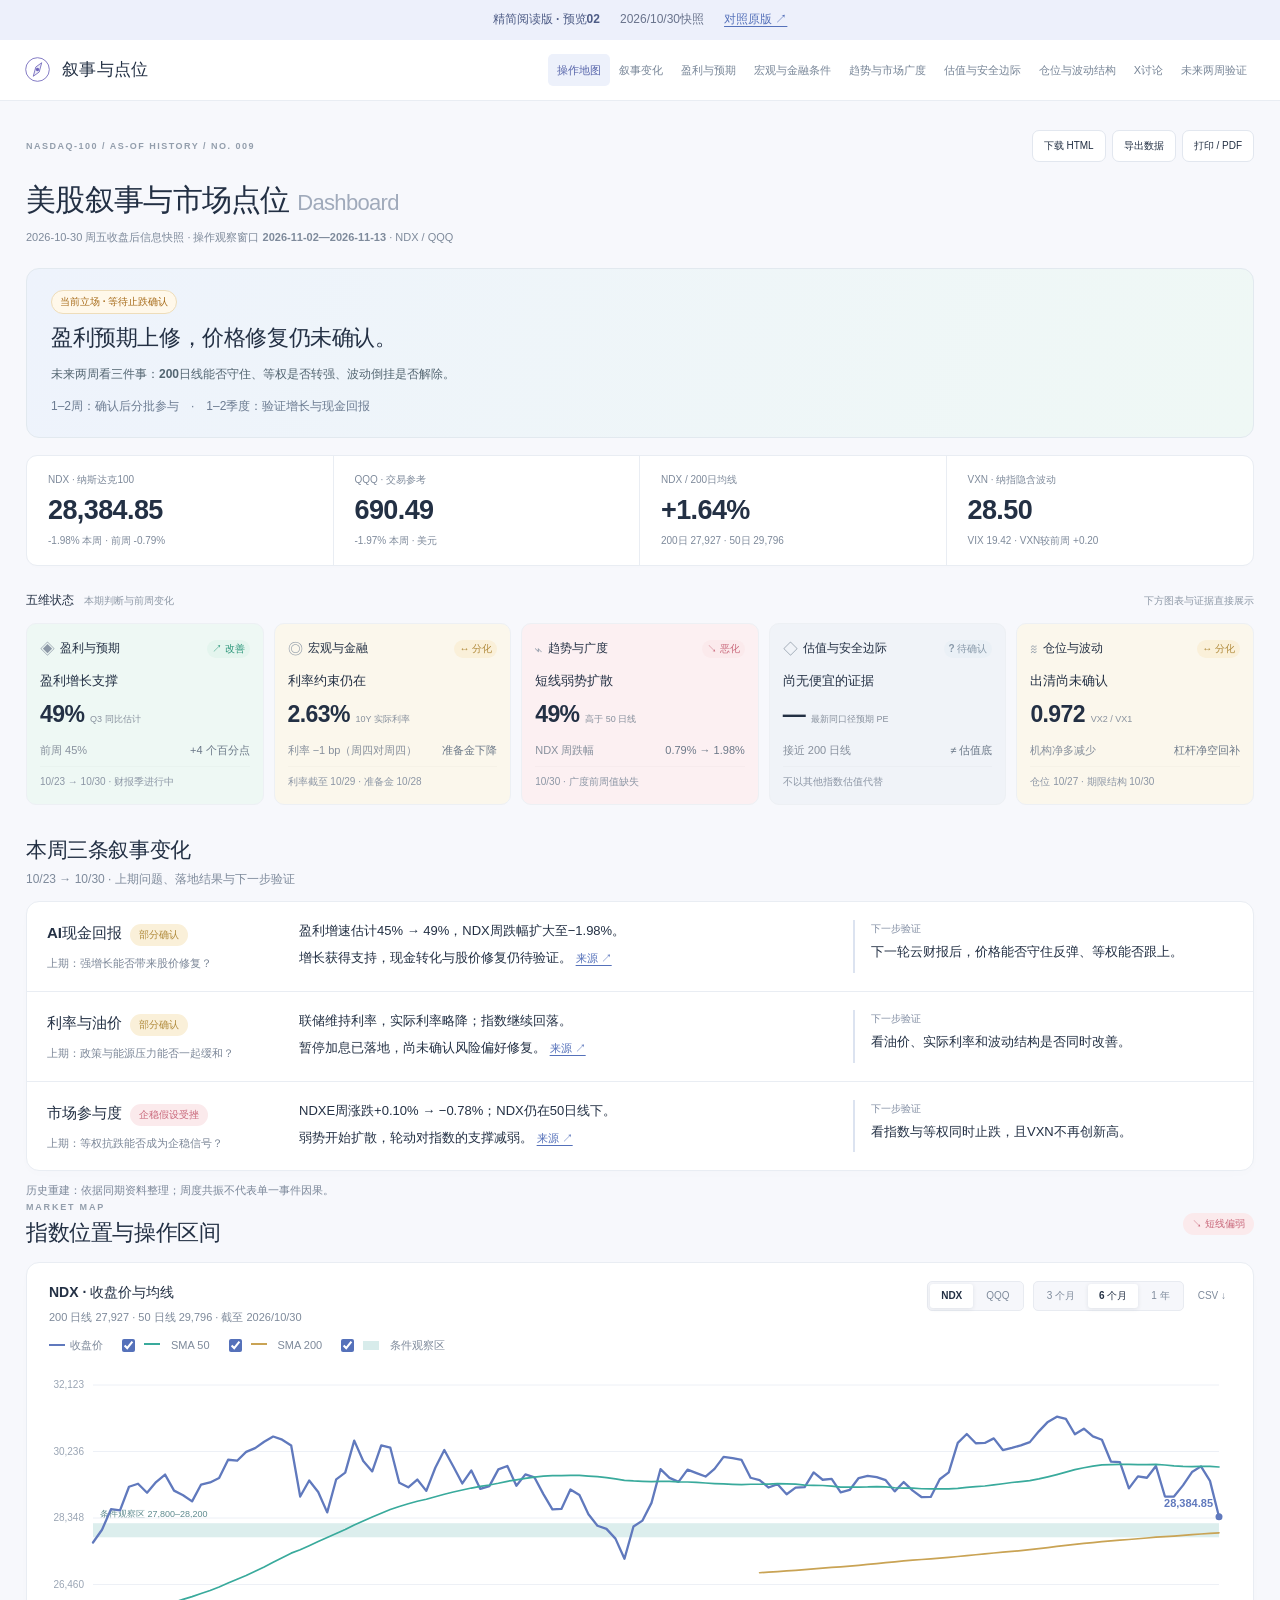
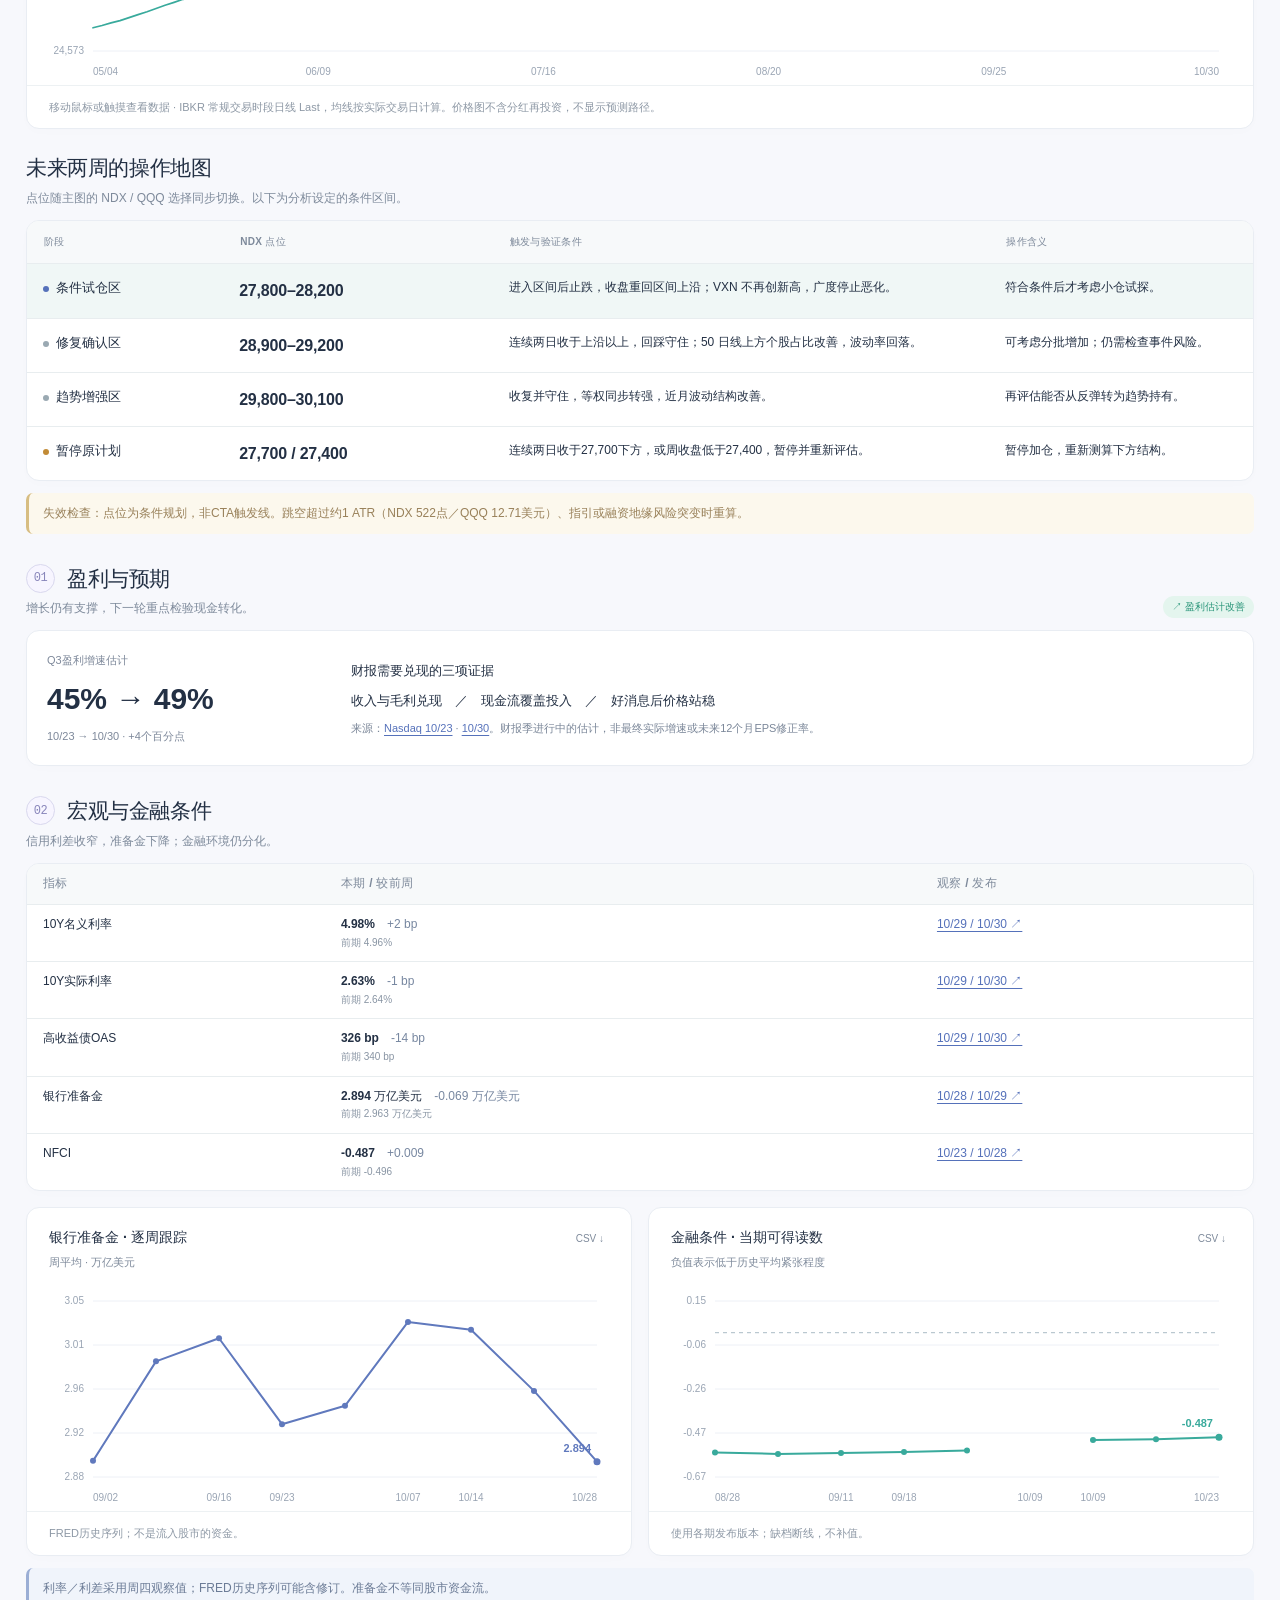
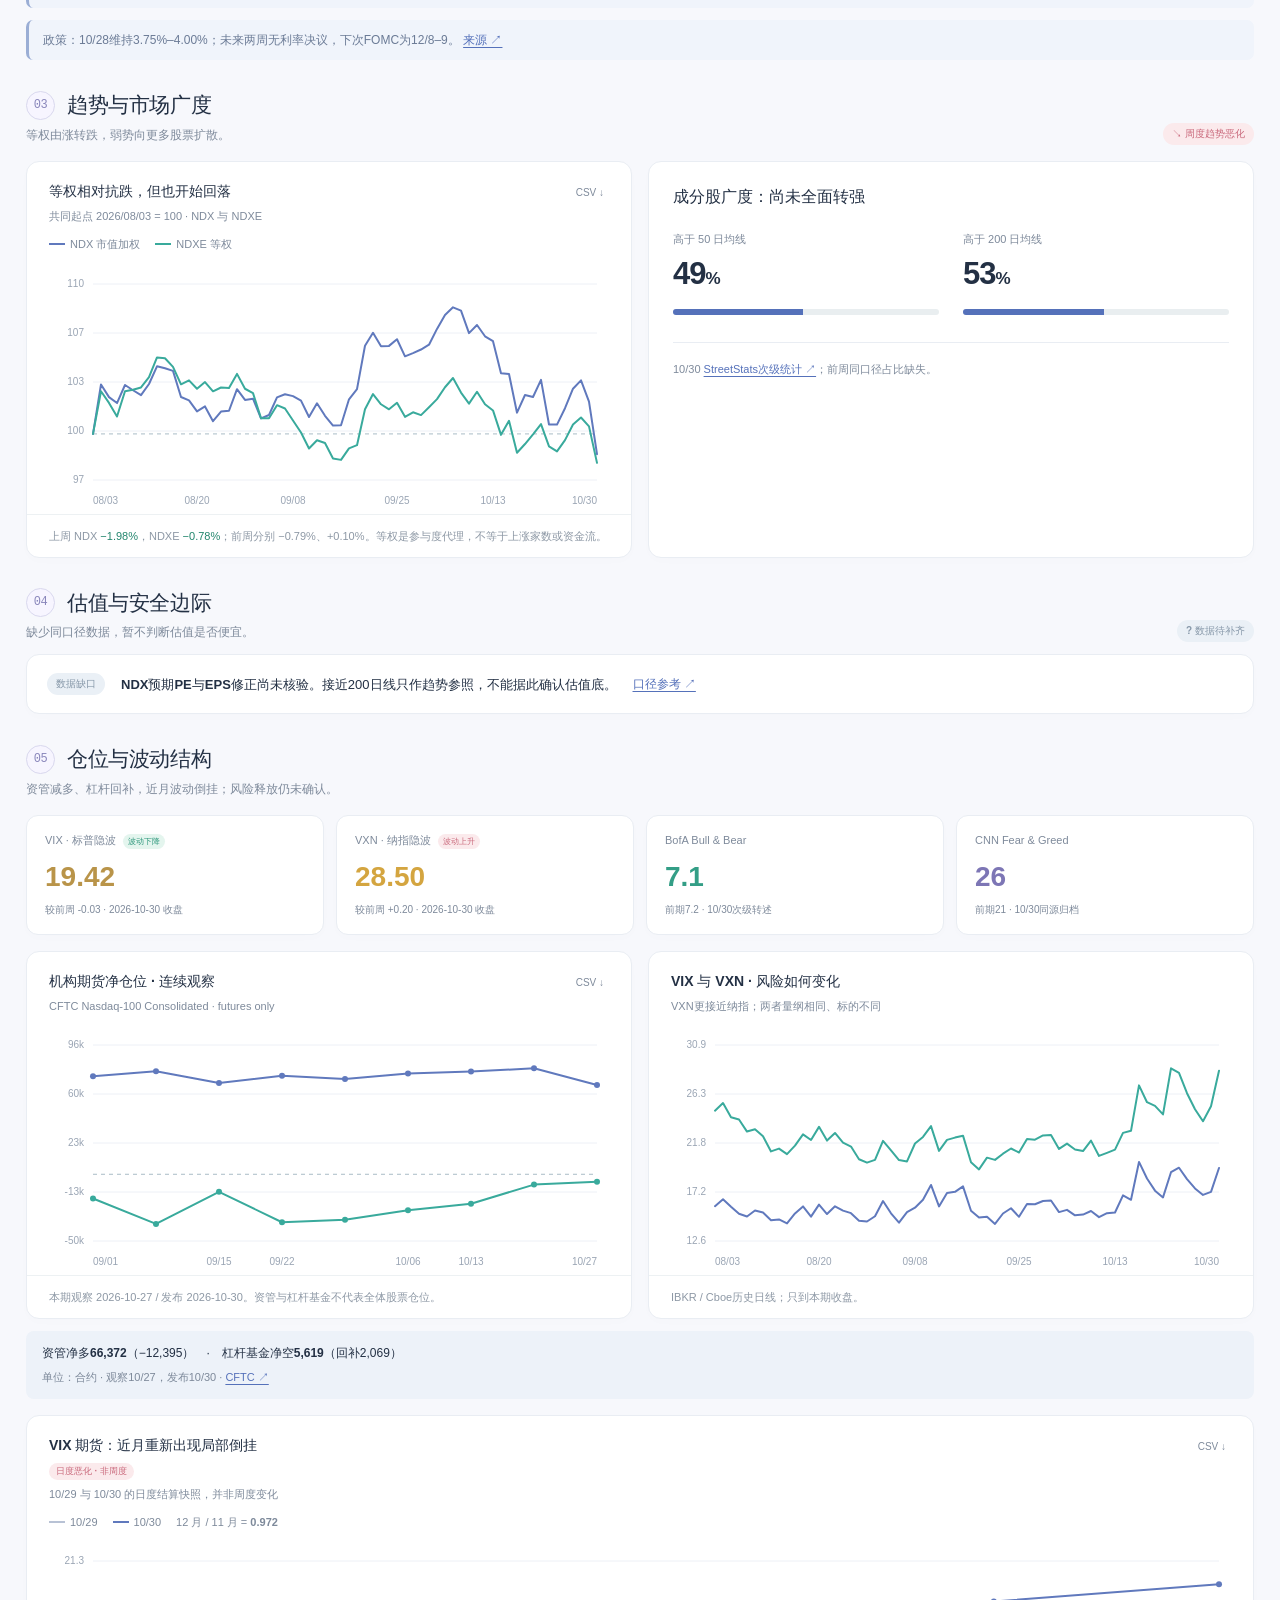
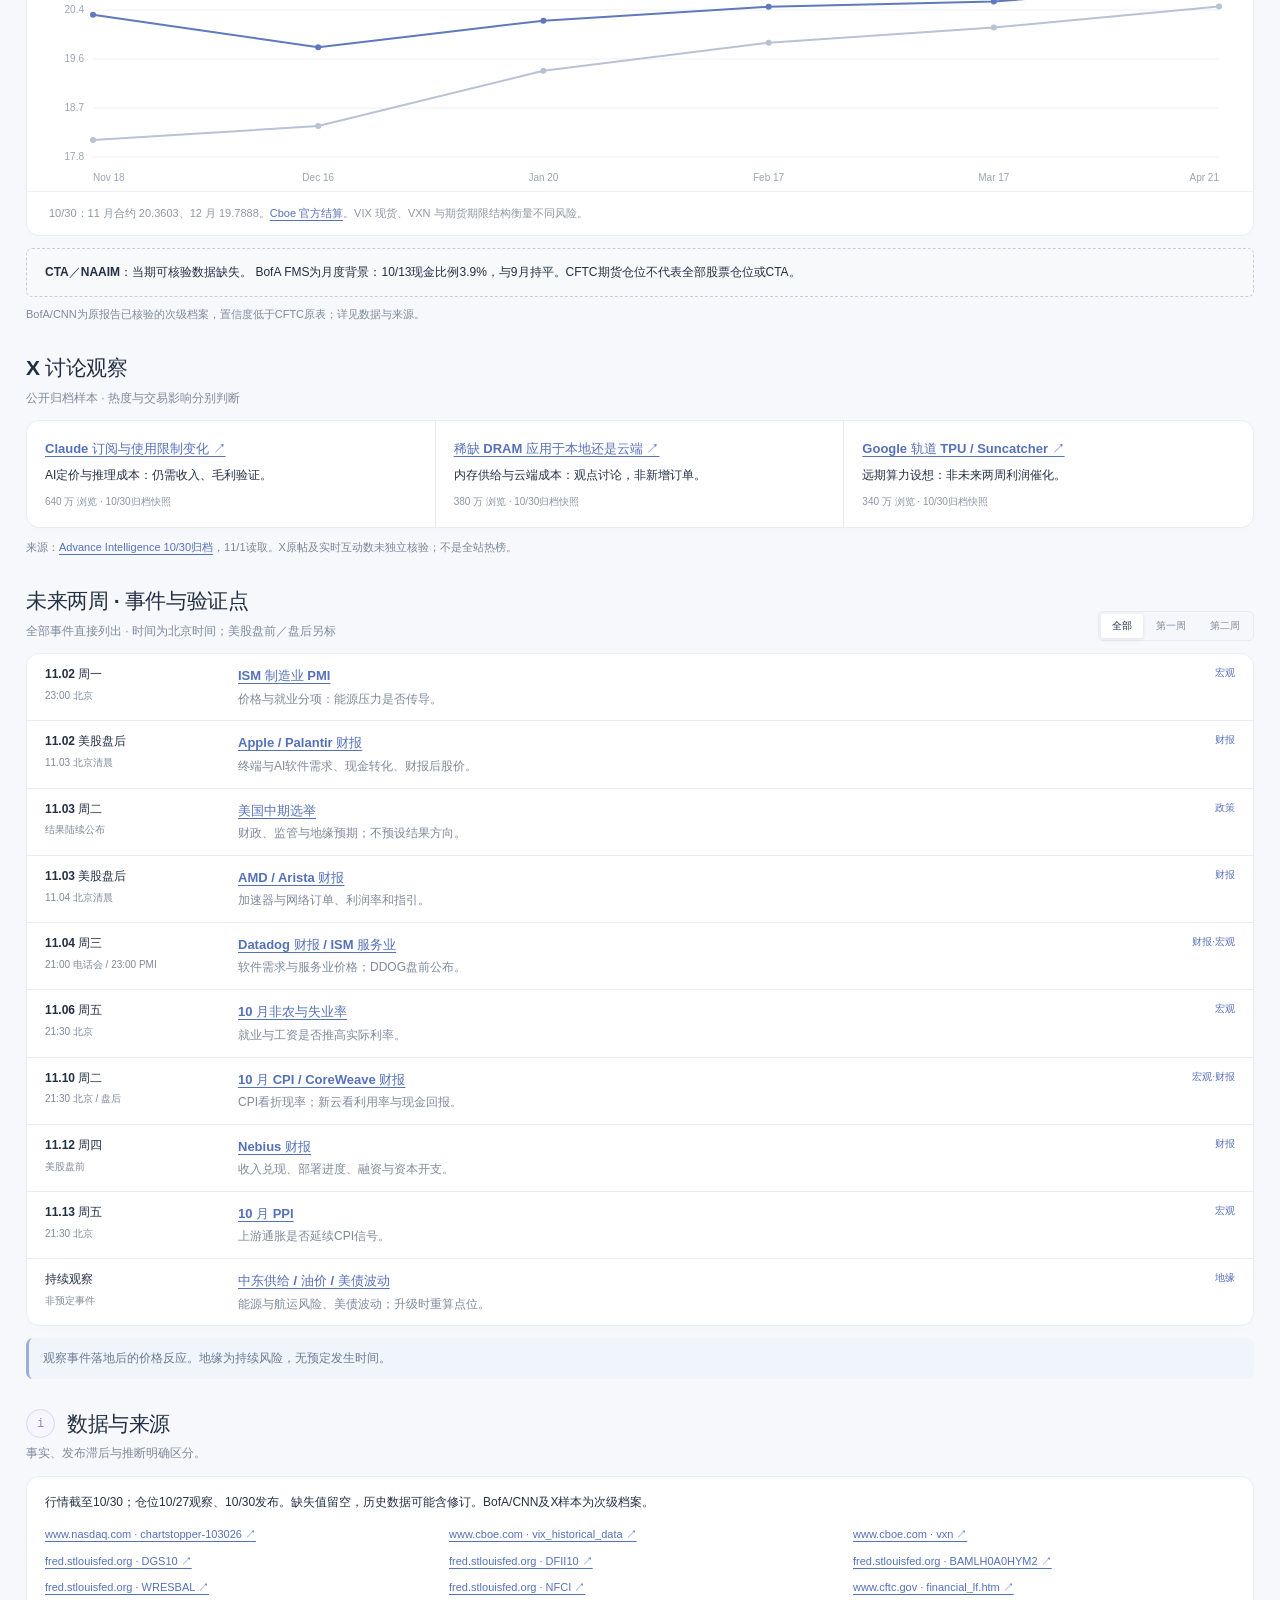
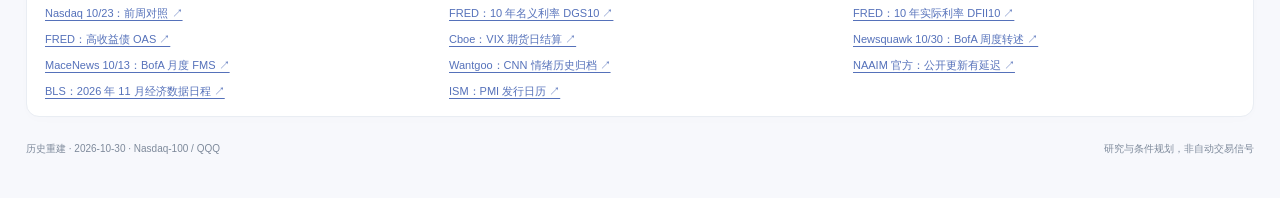
<file: preview-compact.html>
<!doctype html>
<html lang="zh-CN"><head><meta charset="utf-8"><meta name="viewport" content="width=device-width, initial-scale=1, viewport-fit=cover"><meta name="color-scheme" content="light"><meta name="description" content="纳指叙事与点位跟踪：五个维度、关键数据图表与未来一至两周的操作条件。"><title>精简阅读预览 · 美股叙事与市场点位</title>
<style>
:root{--ink:#172c3c;--muted:#677682;--teal:#087e83;--teal-soft:#eaf4f3;--amber:#a76c1b;--amber-soft:#fcf2df;--down:#21856c;--up:#c6504f;--line:#dce3e7;--paper:#fff;--bg:#f3f5f6;--nav:#112532;--radius:9px;font-family:Inter,-apple-system,BlinkMacSystemFont,"Segoe UI","PingFang SC","Microsoft YaHei",sans-serif;font-synthesis:none;color:var(--ink);background:var(--bg)}*{box-sizing:border-box}html{scroll-behavior:smooth;scroll-padding-top:28px}body{margin:0;font-size:14px;line-height:1.65}button,input,select{font:inherit}button,a{touch-action:manipulation}a{color:var(--teal);text-underline-offset:3px}button{cursor:pointer}button:focus-visible,a:focus-visible,input:focus-visible{outline:3px solid #43adae;outline-offset:3px}h1,h2,h3,p{margin:0}h1{font-weight:650;line-height:1.3;font-size:clamp(28px,3vw,40px);letter-spacing:-1px}h2{font-size:23px;line-height:1.4;letter-spacing:-.4px}h3{font-size:16px}small{font-size:11px}.mono,.value,.num{font-variant-numeric:tabular-nums;font-feature-settings:"tnum"}.sidebar{width:220px;background:var(--nav);position:fixed;inset:0 auto 0 0;padding:32px 24px;display:flex;flex-direction:column;z-index:20;color:#dde5e9}.brand{display:flex;align-items:center;gap:11px;font-size:19px;font-weight:650;letter-spacing:1px}.brand svg{width:32px;color:#68c6be}.eyebrow{font-size:10px;letter-spacing:2px;text-transform:uppercase;color:var(--muted);font-weight:650}.sidebar .eyebrow{color:#8096a4;margin-top:13px;letter-spacing:1.4px}.side-caption{font-size:11px;color:#8399a6;border-top:1px solid #2a3e4c;padding-top:21px;margin-top:28px}.nav{display:grid;gap:4px;margin-top:19px}.nav a{display:flex;gap:12px;align-items:center;padding:10px 9px;border-radius:5px;text-decoration:none;color:#b9c9d2;font-size:13px;white-space:nowrap}.nav a span{font:11px ui-monospace,monospace;color:#708996}.nav a.active,.nav a:hover{background:#243e4c;color:white}.nav a.active span{color:#74c5bf}.side-foot{margin-top:auto;font-size:11px;color:#91a5af;padding-top:24px}.side-dot{display:inline-block;width:6px;height:6px;background:#73bdb2;border-radius:50%;margin-right:5px}.main{margin-left:220px;max-width:1600px;padding:35px 42px 40px}.topbar{display:flex;justify-content:space-between;align-items:center;gap:15px;margin-bottom:24px}.topbar .eyebrow{letter-spacing:1.5px}.actions{display:flex;gap:7px}.btn{padding:7px 12px;border:1px solid #d4dde2;background:#fff;color:var(--ink);font-size:12px;border-radius:5px;white-space:nowrap}.btn:hover{background:#eaf1f3}.btn svg{width:13px;height:13px;vertical-align:-2px;margin-right:5px}.report-date{font-size:12px;color:var(--muted);margin-top:9px}.hero{background:var(--paper);border:1px solid var(--line);border-top:3px solid var(--teal);padding:28px 30px;display:grid;grid-template-columns:1fr 270px;gap:35px;margin-top:23px}.hero h2{font-size:22px;margin:10px 0}.hero p{color:#536571;max-width:820px;font-size:14px}.label{display:inline-flex;align-items:center;gap:6px;border-radius:4px;font-size:11px;padding:3px 8px;font-weight:600}.label.amber{background:var(--amber-soft);color:var(--amber)}.label.teal{background:var(--teal-soft);color:var(--teal)}.label.gray{background:#edf1f3;color:#647480}.hero-aside{border-left:1px solid var(--line);padding-left:25px;display:flex;flex-direction:column;justify-content:center;gap:12px}.hero-aside b{display:block;font-size:13px}.hero-aside p{font-size:12px}.metrics{display:grid;grid-template-columns:repeat(4,minmax(0,1fr));border:1px solid var(--line);background:var(--paper);margin:18px 0 30px}.metric{padding:19px 20px;border-right:1px solid var(--line)}.metric:last-child{border:0}.metric .key{font-size:11px;color:var(--muted)}.metric .value{font-size:29px;font-weight:620;line-height:1.4;letter-spacing:-.6px;margin:3px 0}.metric .sub{font-size:11px;color:var(--muted)}.down{color:var(--down)}.up{color:var(--up)}.section{margin-top:34px;scroll-margin-top:24px}.section-head{display:flex;justify-content:space-between;align-items:flex-end;gap:15px;margin-bottom:15px}.section-head h2{display:flex;align-items:center;gap:12px}.section-head .index{font:12px ui-monospace,monospace;color:var(--teal);border:1px solid #adc9cc;border-radius:50%;width:29px;height:29px;display:inline-flex;align-items:center;justify-content:center}.section-sub{font-size:12px;color:var(--muted);margin-top:5px}.card{background:var(--paper);border:1px solid var(--line);border-radius:var(--radius);overflow:hidden}.pad{padding:22px 24px}.grid2{display:grid;grid-template-columns:1fr 1fr;gap:16px}.grid3{display:grid;grid-template-columns:repeat(3,1fr);gap:16px}.chart-head{padding:19px 22px 0;display:flex;justify-content:space-between;align-items:flex-start;gap:12px}.chart-head p{color:var(--muted);font-size:11px;margin-top:4px}.chart{height:290px;position:relative;padding:5px 10px 0;min-width:0}.chart.tall{height:370px}.chart.short{height:230px}.chart svg{width:100%;height:100%;display:block;overflow:visible}.chart .tooltip{position:absolute;pointer-events:none;z-index:5;top:20px;background:#102937ed;color:#fff;padding:9px 12px;border-radius:5px;font-size:11px;min-width:140px;box-shadow:0 6px 25px #172c3c15;display:none;line-height:1.8}.chart-caption{border-top:1px solid #edf1f3;padding:12px 22px;color:var(--muted);font-size:11px}.chart-caption a{font-size:11px}.legend{display:flex;align-items:center;gap:15px;padding:10px 22px 0;flex-wrap:wrap;font-size:11px;color:var(--muted)}.swatch{display:inline-block;width:16px;height:2px;margin:0 5px 3px 0;background:var(--ink)}.swatch.teal{background:var(--teal)}.swatch.amber{background:#ce9238}.swatch.light{background:#91a9b7}.swatch.zone{height:9px;background:#d8eceb;margin-bottom:0}.segments{display:flex;border:1px solid #d6dfe4;border-radius:5px;padding:2px;gap:2px;background:#f5f7f8}.segments button{border:0;border-radius:3px;background:transparent;padding:4px 11px;font-size:11px;color:var(--muted)}.segments button[aria-pressed=true]{background:white;color:var(--ink);box-shadow:0 1px 4px #132b3a1a;font-weight:600}.chart-tools{display:flex;gap:9px;align-items:center;flex-wrap:wrap}.note{background:#edf5f4;border-left:3px solid var(--teal);padding:13px 16px;font-size:12px;color:#3b6268;margin-top:14px}.note.warn{background:#fcf6e9;border-color:#c18d38;color:#795f36}.insight{font-size:13px;margin-top:12px;color:#516472}.insight strong{color:var(--ink)}.table-scroll{overflow:auto}table{width:100%;border-collapse:collapse;text-align:left;font-size:12px}th{font-size:10px;color:var(--muted);font-weight:600;letter-spacing:.3px;background:#f7f9fa}th,td{padding:13px 17px;border-bottom:1px solid #e8edef;vertical-align:top}tbody tr:last-child td{border-bottom:0}td strong{font-size:13px}.action-table th:first-child{width:16%}.action-table th:nth-child(2){width:22%}.action-table td{padding-top:16px;padding-bottom:16px}.action-table .level{display:block;font-size:17px;white-space:nowrap;font-weight:600;letter-spacing:-.2px}.action-table .explain{color:var(--muted);font-size:11px;display:block;margin-top:2px}.action-table tr.active-row{background:#f0f7f6}.step-dot{display:inline-block;width:6px;height:6px;border-radius:50%;background:var(--teal);margin-right:7px}.step-dot.amber{background:#c28b36}.step-dot.gray{background:#9aa9b2}.mini-kpis{display:grid;grid-template-columns:1fr 1fr;gap:24px;margin-top:19px}.mini-kpis .value{font-size:31px;letter-spacing:-1px;font-weight:600}.mini-kpis .key{font-size:11px;color:var(--muted)}.bar-track{background:#e9eef0;height:6px;border-radius:4px;overflow:hidden;margin:10px 0}.bar-track>i{display:block;height:100%;background:var(--teal)}.delta{font-size:11px;color:var(--muted);margin-top:8px}.earnings-flow{display:grid;grid-template-columns:1fr 38px 1fr;align-items:center;text-align:center;margin:24px 0 10px}.earnings-flow .value{font-size:42px;letter-spacing:-1.5px;font-weight:650}.earnings-flow .key{font-size:11px;color:var(--muted)}.arrow{color:#91a4ad;font-size:25px}.text-list{display:grid;gap:14px}.text-list div{border-bottom:1px solid #e7ecef;padding-bottom:13px}.text-list div:last-child{border-bottom:0;padding-bottom:0}.text-list b{display:block;font-size:13px;margin-bottom:3px}.text-list p{font-size:12px;color:var(--muted)}.slider-row{margin:17px 0}.slider-label{display:flex;justify-content:space-between;font-size:12px}.slider-label output{font-weight:650}input[type=range]{width:100%;accent-color:var(--teal);margin:10px 0 0}.sensitivity{display:grid;grid-template-columns:1fr 1fr;gap:15px;align-items:center}.sensitivity-out{background:#f4f7f8;padding:20px;text-align:center;border-radius:6px}.sensitivity-out .value{font-size:40px;line-height:1.3;font-weight:650}.sensitivity-out p{font-size:11px;color:var(--muted)}.scenarios{display:grid;grid-template-columns:repeat(3,1fr);gap:16px;margin-top:16px}.scenario{border-top:3px solid #b1c3cd}.scenario:first-child{border-color:#bd924c}.scenario:nth-child(2){border-color:var(--teal)}.scenario h3{font-size:14px;margin:8px 0}.scenario p{font-size:12px;color:var(--muted)}.scenario .rule{margin-top:12px;padding-top:12px;border-top:1px solid var(--line);font-size:12px;color:var(--ink)}.sentiment-grid{display:grid;grid-template-columns:repeat(4,1fr);gap:1px;background:var(--line);border:1px solid var(--line);border-radius:7px;overflow:hidden;margin-top:16px}.sentiment{padding:18px 20px;background:white}.sentiment .value{font-size:29px;font-weight:620}.sentiment .key{font-size:11px;color:var(--muted)}.sentiment .range{height:4px;border-radius:3px;background:linear-gradient(90deg,#849caa,#d2b775,#bd8d51);position:relative;margin:12px 0 8px}.sentiment .range i{position:absolute;top:-3px;height:10px;width:3px;background:#213e4e}.sentiment small{color:var(--muted);display:block;line-height:1.5}.gap{padding:14px 18px;border:1px dashed #c5d0d6;background:#f7f9fa;font-size:12px;border-radius:6px;margin-top:12px}.gap strong{color:var(--ink)}.narrative-row{display:grid;grid-template-columns:1.05fr 1.5fr .9fr;gap:20px;padding:20px 23px;border-bottom:1px solid var(--line)}.narrative-row:last-child{border-bottom:0}.narrative-row h3{font-size:14px}.narrative-row p{font-size:12px;color:var(--muted)}.narrative-row .number{font-size:10px;color:var(--teal);letter-spacing:1px;margin-bottom:6px}.xpost{padding:18px 21px;border-bottom:1px solid var(--line);display:grid;grid-template-columns:1fr 180px;gap:25px;align-items:center}.xpost:last-child{border-bottom:0}.xpost .author{font-size:11px;color:var(--muted);margin-top:3px}.xpost p{font-size:12px;margin-top:8px;color:var(--muted)}.xpost h3{font-size:14px}.heat-value{font-size:23px;font-weight:600}.heat-value span{font-size:10px;font-weight:400;color:var(--muted)}.heat-bar{height:5px;background:#edf1f3;margin-top:8px}.heat-bar i{display:block;height:100%;background:#709fa7}.event-row{display:grid;grid-template-columns:135px 1fr 82px;gap:15px;padding:17px 22px;border-bottom:1px solid var(--line)}.event-row:last-child{border:0}.event-date{font-weight:600;font-size:12px}.event-time{font-size:10px;color:var(--muted);margin-top:3px}.event-row h3{font-size:13px}.event-row p{font-size:12px;color:var(--muted);margin-top:3px}.event-kind{font-size:10px;text-align:right;color:var(--teal)}details{border:1px solid var(--line);background:white;border-radius:6px;margin-top:12px}summary{padding:15px 19px;cursor:pointer;font-size:12px;font-weight:600}details .detail-content{padding:0 20px 20px;font-size:12px;color:var(--muted)}.sources{display:grid;grid-template-columns:1fr 1fr;gap:10px 24px;margin:10px 0}.sources a{font-size:11px}.footer{font-size:11px;color:var(--muted);padding:24px 0 0;display:flex;justify-content:space-between;gap:20px}.toast{position:fixed;bottom:25px;left:calc(50% + 80px);transform:translateX(-50%);background:#163342;color:#fff;font-size:12px;padding:10px 17px;border-radius:6px;z-index:100;box-shadow:0 4px 20px #142c3b33}.hide{display:none!important}.check-legend{font-size:11px;color:var(--muted);display:flex;gap:6px;align-items:center;cursor:pointer}.check-legend input{accent-color:var(--teal)}.quality-key{font-size:10px;letter-spacing:1px;color:var(--muted)}.divider{height:1px;background:var(--line);margin:17px 0}.download-mini{border:0;background:transparent;font-size:10px;color:var(--muted);padding:5px}.download-mini:hover{color:var(--teal)}
@media(min-width:1700px){.main{margin-left:240px;margin-right:auto;padding:40px 55px}.sidebar{width:240px}}
@media(max-width:1150px){.sidebar{width:185px;padding:27px 16px}.main{margin-left:185px;padding:26px 25px}.hero{grid-template-columns:1fr 225px;padding:23px;gap:22px}.metric{padding:16px}.metric .value{font-size:25px}.narrative-row{grid-template-columns:1fr 1.3fr}.narrative-row>div:last-child{grid-column:1/-1}.xpost{grid-template-columns:1fr 140px}}
@media(max-width:880px){.sidebar{position:static;width:100%;padding:16px 21px;display:block}.sidebar .eyebrow,.side-caption,.side-foot{display:none}.brand{font-size:16px}.brand svg{width:25px}.nav{display:flex;overflow:auto;margin:13px -10px -3px;gap:3px}.nav a{font-size:11px;padding:7px 10px}.nav a span{display:none}.main{margin:0;padding:24px 20px}.hero{grid-template-columns:1fr}.hero-aside{border-left:0;border-top:1px solid var(--line);padding:16px 0 0;display:grid;grid-template-columns:1fr 1fr}.grid2{grid-template-columns:1fr}.chart.tall{height:340px}.scenarios{gap:10px}.scenario.pad{padding:16px}.sentiment-grid{grid-template-columns:1fr 1fr}.chart-head{padding:17px 18px 0}.topbar{margin-bottom:19px}.metric .value{font-size:24px}.narrative-row{grid-template-columns:1fr 1.3fr}}
@media(max-width:560px){.main{padding:20px 14px}.topbar{align-items:flex-start}.topbar .eyebrow{font-size:8px;max-width:170px}.actions .btn{font-size:10px;padding:6px 8px}.hero{padding:21px 18px;margin-top:18px}.hero h2{font-size:19px}.hero-aside{grid-template-columns:1fr;gap:12px}.hero p{font-size:13px}.metrics{grid-template-columns:1fr 1fr;margin-bottom:25px}.metric{padding:14px 17px}.metric:nth-child(2){border-right:0}.metric:nth-child(-n+2){border-bottom:1px solid var(--line)}.metric .value{font-size:25px}.section{margin-top:28px}.section-head{align-items:flex-start}.section-head h2{font-size:20px;gap:8px}.section-head .index{width:25px;height:25px;font-size:11px}.section-sub{font-size:11px}.chart-head{flex-wrap:wrap}.chart-head h3{font-size:14px}.chart-tools{gap:8px}.segments button{padding:4px 9px}.chart.tall{height:300px}.chart{height:270px}.chart.short{height:230px}.chart-caption{padding:10px 16px;font-size:10px}.legend{padding:10px 16px 0;font-size:10px;gap:10px}.pad{padding:18px}.action-table{min-width:610px}.scenarios{grid-template-columns:1fr}.scenario .rule{margin-top:9px;padding-top:9px}.sensitivity{grid-template-columns:1fr}.sensitivity-out{padding:14px}.sensitivity-out .value{font-size:34px}.narrative-row{display:block;padding:17px}.narrative-row>div+div{margin-top:12px}.xpost{grid-template-columns:1fr 105px;gap:13px;padding:17px}.heat-value{font-size:19px}.event-row{grid-template-columns:90px 1fr;gap:10px;padding:15px}.event-kind{display:none}.event-date{font-size:10px}.event-time{font-size:9px}.event-row p{font-size:11px}.sources{grid-template-columns:1fr}.footer{display:block}.footer span{display:block;margin-top:6px}.sentiment{padding:16px}.toast{left:50%;width:max-content;max-width:90%}.mini-kpis{gap:15px}.note{padding:12px;font-size:11px}}
@media print{.sidebar,.actions,.chart-tools,.segments,.download-mini,.toast,.slider-row,button{display:none!important}.main{margin:0;padding:0;max-width:none}body{background:white;font-size:11px}.card,.hero{break-inside:avoid}.section{break-inside:auto;margin-top:22px}.section h2{font-size:19px}.chart{height:240px}.chart.tall{height:280px}.grid2{grid-template-columns:1fr 1fr}.hero{grid-template-columns:1fr 230px}.metrics{margin:15px 0}.section-head{break-after:avoid}.footer{padding-bottom:20px}a{color:inherit}details{display:none}}
/* A quiet, light research dashboard. Status direction is independent of price color. */
.swatch{background:#6079bd}.swatch.teal{background:#39aa9c}.swatch.amber{background:#c9a354}.swatch.light{background:#b8c2d5}.sentiment .state-badge{font-size:8px;padding:2px 5px;margin-left:4px}
:root{--ink:#233044;--muted:#7e8a9b;--teal:#5571ba;--teal-soft:#edf1fc;--bg:#f7f8fc;--line:#e9edf3;--nav:#fff;--radius:13px}
body{background:var(--bg)}.sidebar{position:sticky;top:0;width:100%;height:auto;inset:auto;padding:14px max(24px,calc((100vw - 1320px)/2));background:#ffffffed;border-bottom:1px solid var(--line);backdrop-filter:blur(15px);display:flex;flex-direction:row;align-items:center;justify-content:space-between;gap:22px;z-index:25;color:var(--ink)}.brand{font-size:17px;letter-spacing:.3px;white-space:nowrap}.brand svg{color:#6f65bb;width:27px}.sidebar>.eyebrow,.side-caption,.side-foot{display:none}.nav{margin:0;display:flex;gap:0;overflow:auto}.nav a{color:#778597;font-size:11px;padding:7px 9px;border-radius:5px}.nav a span{display:none}.nav a.active,.nav a:hover{background:#edf1fb;color:#5664aa}.main{max-width:1320px;padding:29px 26px 40px;margin:0 auto}.topbar{margin-bottom:18px}.eyebrow{color:#939eac;letter-spacing:1.8px;font-size:9px}h1{font-size:30px;letter-spacing:-.7px}.dashboard-word{font-size:22px;font-weight:400;color:#a0aabb}.report-date{font-size:11px}.hero{margin-top:21px;border:1px solid #e2e9ef;border-radius:13px;background:linear-gradient(110deg,#eef3fc,#eff8f5);padding:22px 25px;grid-template-columns:1fr 265px;gap:25px}.hero h2{font-size:21px}.hero p{font-size:12px;line-height:1.85}.hero-aside{border-color:#d9e3eb;padding-left:24px}.hero-aside b{font-size:12px}.hero-aside p{font-size:11px}.label{border-radius:20px;font-size:10px}.hero .label.amber{background:#fff8ea;border:1px solid #eeddba}.metrics{margin:17px 0 25px;border-radius:11px;border-color:var(--line);box-shadow:0 2px 6px #172c3c02}.metric{padding:16px 21px}.metric .value{font-size:27px;font-weight:650}.metric .key{font-size:10px}.metric .sub{font-size:10px}.card{box-shadow:0 3px 12px #31456703;border-color:var(--line)}
.pulse-heading{display:flex;justify-content:space-between;font-size:12px;font-weight:650;align-items:center;margin-bottom:12px}.pulse-mark{font-size:9px;color:#6e6ab8;margin-right:6px}.pulse-caption{font-size:10px;font-weight:400;color:#8d98a6;margin-left:7px}.pulse-grid{display:grid;grid-template-columns:repeat(5,minmax(0,1fr));gap:10px;margin-bottom:27px}.pulse-card{display:block;text-decoration:none;color:var(--ink);border-radius:10px;border:1px solid #edf0f4;padding:15px 14px 12px;transition:transform .16s,box-shadow .16s}.pulse-card:hover{transform:translateY(-3px);box-shadow:0 8px 20px #35436109}.pulse-card.good{background:#eef8f4}.pulse-card.mixed{background:#fbf7ec}.pulse-card.weak{background:#fcf0f2}.pulse-card.unknown{background:#f0f3f8}.pulse-top{display:flex;align-items:center;gap:5px;white-space:nowrap}.pulse-top>span{color:#8b97a5;font-size:15px}.pulse-top>b{font-size:10px;font-weight:600}.pulse-top .state-badge{margin-left:auto;font-size:8px;padding:2px 5px;gap:2px}.pulse-state{font-size:13px;font-weight:650;margin:11px 0 7px}.pulse-number{font-size:23px;font-weight:650;letter-spacing:-.6px;font-variant-numeric:tabular-nums}.pulse-number span{font-size:9px;font-weight:400;letter-spacing:0;color:#87909d}.pulse-compare{font-size:9px;color:#87909d;margin-top:7px;display:flex;justify-content:space-between;gap:5px}.pulse-compare b{font-weight:500;color:#6b7888}.pulse-foot{font-size:8px;color:#8c96a5;border-top:1px solid #00000005;padding-top:10px;margin-top:10px}.state-badge{display:inline-flex;align-items:center;gap:4px;white-space:nowrap;font-size:10px;font-weight:550;font-style:normal;border-radius:20px;padding:4px 9px;line-height:1.4}.state-badge.improve{background:#e4f5ee;color:#2b967a}.state-badge.worsen{background:#fbeaec;color:#c9687b}.state-badge.mixed{background:#faf0d9;color:#b08a3b}.state-badge.pending{background:#eaf0f6;color:#8798a9}.small-badge{font-size:9px;padding:2px 7px;margin:6px 0 0}.dashboard-chart-heading{display:flex;align-items:center;justify-content:space-between;margin-bottom:13px}.dashboard-chart-heading h2{font-size:22px;margin-top:3px}
.section{margin-top:31px;scroll-margin-top:90px}html{scroll-padding-top:90px}.section-head h2{font-size:21px}.section-head .index{color:#8986bb;border-color:#d9d8ee;background:#f7f5ff}.section-sub{font-size:11px}.chart-head h3{font-size:14px}.chart-head p{font-size:10px}.chart-head{padding-top:18px}.chart-caption{font-size:10px;color:#8d98a5}.chart svg text{font-family:Inter,-apple-system,BlinkMacSystemFont,"PingFang SC","Microsoft YaHei",sans-serif}.segments{background:#f6f7fb;border-color:#e8ebf1}.segments button{font-size:10px}.btn{font-size:10px;border-color:#e2e7ef;border-radius:7px;padding:7px 11px}.actions{gap:6px}.note{border-radius:7px;background:#f0f4fb;border-left-color:#9baed5;color:#6b7b96;font-size:11px}.note.warn{background:#fcf8ed;border-left-color:#d7bd82;color:#99815a}.sentiment-grid{gap:12px;background:transparent;border:0;overflow:visible}.sentiment{border:1px solid var(--line);border-radius:12px;padding:21px 22px;box-shadow:0 3px 12px #31456703}.sentiment .value{font-size:34px;margin-top:9px}.sentiment:nth-child(1) .value{color:#b99449}.sentiment:nth-child(2) .value{color:#d4a540}.sentiment:nth-child(3) .value{color:#339e86}.sentiment:nth-child(4) .value{color:#7d76b5}.sentiment small{font-size:10px;line-height:1.8}.sentiment .range{opacity:.75}.scenario{border-top-width:2px}.scenario h3{font-size:13px}.footer{font-size:10px}.toast{left:50%}.narrative-row .number{color:#8d84b2}
@media(min-width:1700px){.main{margin:0 auto;padding:32px 26px 40px}.sidebar{width:100%}}
@media(max-width:1150px){.sidebar{width:100%;padding:13px 20px}.main{margin:0 auto;padding:25px 22px}.nav a{font-size:10px;padding:7px}.pulse-grid{gap:8px}.pulse-card{padding:13px 10px}.pulse-top .state-badge{font-size:7px;padding:2px 3px}.pulse-top>b{font-size:9px}.pulse-number{font-size:21px}.pulse-number span{font-size:8px}.pulse-compare{font-size:8px}.pulse-foot{font-size:7px}}
@media(max-width:880px){.sidebar{display:block;padding:14px 21px}.nav{margin-top:11px}.nav a{padding:6px 10px;font-size:11px}.main{margin:0;padding:23px 19px}.hero{grid-template-columns:1fr}.hero-aside{border:0;border-top:1px solid #d9e3eb;padding:15px 0 0;display:grid;grid-template-columns:1fr 1fr}.pulse-grid{grid-template-columns:repeat(3,1fr)}.pulse-top>b{font-size:10px}.pulse-top .state-badge{font-size:9px;padding:3px 6px}.pulse-card{padding:14px}.pulse-number span,.pulse-foot{font-size:9px}.pulse-compare{font-size:9px}.sentiment-grid{gap:12px}}
@media(max-width:560px){.main{padding:20px 14px}.sidebar{position:static;padding:13px 17px}.brand{font-size:16px}.nav{margin-top:12px;margin-left:-7px}.nav a{font-size:10px;padding:6px 8px}h1{font-size:25px}.dashboard-word{display:block;font-size:18px;margin-top:4px}.topbar{margin-bottom:15px;gap:8px}.topbar .eyebrow{font-size:7px;max-width:140px}.actions{gap:4px}.btn{font-size:9px;padding:6px 7px}.hero{padding:19px}.hero h2{font-size:19px}.hero p{font-size:11px}.hero-aside{grid-template-columns:1fr}.metric{padding:13px 16px}.metric .value{font-size:24px}.pulse-grid{grid-template-columns:1fr 1fr;gap:9px}.pulse-card:last-child{grid-column:1/-1}.pulse-card:last-child .pulse-compare{max-width:245px}.pulse-card{padding:13px}.pulse-top>b{font-size:10px}.pulse-top .state-badge{font-size:8px}.pulse-state{font-size:12px}.pulse-number{font-size:22px}.pulse-caption{font-size:8px}.pulse-heading>.pulse-caption{display:none}.section{scroll-margin-top:20px}.section-head h2{font-size:19px}.section-head>.state-badge{font-size:8px;padding:4px 6px}.sentiment{padding:16px}.sentiment .value{font-size:30px}.chart-head h3{font-size:13px}.dashboard-chart-heading h2{font-size:20px}.narrative-row p{font-size:11px}}
@media print{.sidebar,.pulse-heading,.pulse-grid{display:none}.main{margin:0;padding:0}.hero{background:#f4f7fb}.sentiment-grid{gap:5px}.card{box-shadow:none}html{scroll-padding-top:0}}

.chain-grid{display:grid;grid-template-columns:repeat(3,minmax(0,1fr));gap:14px}.chain-card{padding:21px}.chain-card h3{margin:12px 0;font-size:14px;line-height:1.65}.chain-step{margin-top:12px;padding-top:10px;border-top:1px solid var(--line);font-size:12px;color:var(--muted)}.chain-step b{display:block;color:#536784;font-size:10px;margin-bottom:4px}.chain-next{background:#f2f6fc;padding:10px;border-radius:6px}.chain-intro{font-size:11px;color:var(--muted);margin-top:12px}.gap-chart{display:grid;place-items:center;height:100%;text-align:center;padding:25px;color:var(--muted)}@media(max-width:900px){.chain-grid{grid-template-columns:1fr}.chain-card{padding:17px}}
</style><style id="mobile-responsive-css">/* Responsive presentation layer: shared by every dated snapshot. */
.main,.section,.card,.grid2>*,.grid3>*,.hero>*,.chain-grid>*,.metric,.sentiment,.narrative-row>*{min-width:0}
@media(max-width:800px){
 html{scroll-padding-top:12px}body{overflow-x:hidden;-webkit-text-size-adjust:100%;text-size-adjust:100%}
 .main{width:100%;max-width:100%;margin:0;padding:20px 16px 36px}
 .sidebar{position:static;width:100%;padding:8px 12px;display:block;backdrop-filter:none}
 .sidebar .brand{display:none}.nav{margin:0;max-width:100%;overflow-x:auto;overscroll-behavior-x:contain;-webkit-overflow-scrolling:touch;scrollbar-width:none;gap:4px}
 .nav a{min-height:44px;display:flex;align-items:center;padding:8px 12px;font-size:12px;flex-shrink:0}
 .grid2,.grid3,.chain-grid,.scenarios{grid-template-columns:minmax(0,1fr)}
 .hero{grid-template-columns:minmax(0,1fr);padding:20px;gap:16px}.hero-aside{padding:14px 0 0;border-left:0;border-top:1px solid var(--line)}
 .topbar{flex-wrap:wrap;gap:8px}.topbar .eyebrow{max-width:none;font-size:9px}.actions{flex-wrap:wrap;gap:6px}
 button.btn,.segments button{min-height:40px;font-size:12px;padding:8px 11px}.download-mini{min-height:44px;min-width:44px;font-size:12px}
 h1{font-size:26px;line-height:1.4}.dashboard-word{font-size:18px}.report-date{font-size:12px;line-height:1.8}
 .hero h2{font-size:21px}.hero p,.hero-aside p,.text-list p,.scenario p,.insight,.narrative-row p,.chain-step{font-size:14px;line-height:1.85}
 .hero-aside b,.text-list b,.chain-card h3{font-size:14px}.section-sub,.chart-caption,.note,.gap,.delta,.detail-content{font-size:12px;line-height:1.8}
 .section-head{flex-wrap:wrap;align-items:flex-start;gap:8px}.section-head h2{font-size:20px}.section-head>.state-badge{font-size:11px}.section{scroll-margin-top:12px}
 .metrics{grid-template-columns:repeat(2,minmax(0,1fr));overflow:hidden}.metric{padding:15px 13px}.metric:nth-child(2){border-right:0}.metric:nth-child(-n+2){border-bottom:1px solid var(--line)}
 .metric .key,.metric .sub{font-size:11px;overflow-wrap:anywhere}.metric .value{font-size:25px;letter-spacing:-.7px}
 .pulse-grid{grid-template-columns:repeat(2,minmax(0,1fr));gap:10px}.pulse-card{padding:13px 12px}.pulse-card:last-child{grid-column:1/-1}
 .pulse-top{flex-wrap:wrap;white-space:normal;gap:5px}.pulse-top>b{font-size:12px}.pulse-top .state-badge{font-size:10px;margin-left:0;padding:3px 7px}.pulse-state{font-size:14px}.pulse-number{font-size:23px;overflow-wrap:anywhere}.pulse-number span,.pulse-compare,.pulse-foot{font-size:11px;line-height:1.65}.pulse-compare{flex-wrap:wrap}.pulse-heading{font-size:13px}.pulse-caption{font-size:10px}
 .chart-head{padding:16px 14px 0;flex-wrap:wrap;gap:9px}.chart-head h3{font-size:15px}.chart-head p{font-size:12px}.chart-tools{width:100%;gap:7px}.chart-tools .segments{flex-shrink:0}.chart-tools .download-mini{margin-left:auto}
 .chart{height:290px;padding-left:0;padding-right:0}.chart.tall{height:320px}.chart.short{height:250px}.legend{padding:12px 14px 0;gap:8px 13px;font-size:12px}.check-legend{font-size:12px;min-height:36px}.check-legend input{width:17px;height:17px}.chart-caption{padding:12px 14px}
 .sentiment-grid{grid-template-columns:repeat(2,minmax(0,1fr));gap:10px}.sentiment{padding:15px 12px}.sentiment .key,.sentiment small{font-size:11px}.sentiment .state-badge{font-size:10px;margin:5px 0 0}.sentiment .value{font-size:28px}
 .sensitivity{grid-template-columns:1fr}.slider-label{font-size:13px}input[type=range]{min-height:36px}.pad,.chain-card{padding:18px}.chain-step b{font-size:12px}.chain-intro{font-size:12px;line-height:1.8}
 .narrative-row{display:block;padding:18px}.narrative-row>div+div{margin-top:14px}.narrative-row h3{font-size:15px}.xpost{grid-template-columns:minmax(0,1fr);gap:12px}.xpost p{font-size:13px}.heat-value{font-size:21px}
 .event-row{grid-template-columns:minmax(0,1fr);padding:16px;gap:6px}.event-row h3{font-size:14px}.event-row p{font-size:13px}.event-date{font-size:13px}.event-time{font-size:11px}.event-kind{display:none}
 .sources{grid-template-columns:1fr}.sources a{font-size:12px;overflow-wrap:anywhere}.detail-content p{overflow-wrap:anywhere}.footer{display:block;font-size:11px}.footer span{display:block;margin-top:8px}
 /* Long comparison tables become labelled rows, preserving every cell. */
 .table-scroll{overflow:visible}.table-scroll table.mobile-cards{display:block;min-width:0;width:100%}.mobile-cards thead{display:none}.mobile-cards tbody{display:block}.mobile-cards tr{display:block;padding:12px 14px;border-bottom:1px solid var(--line)}.mobile-cards tr:last-child{border-bottom:0}.mobile-cards td{display:grid;grid-template-columns:88px minmax(0,1fr);column-gap:12px;align-items:start;padding:8px 0;border:0;font-size:13px;line-height:1.75;overflow-wrap:anywhere}.mobile-cards td:before{content:attr(data-label);font-size:11px;color:var(--muted);font-weight:500}.mobile-cards td strong{font-size:14px}.mobile-cards td .mobile-cell-content{min-width:0}.mobile-cards .level{font-size:19px;white-space:normal}.mobile-cards .explain{font-size:12px}
}
@media(max-width:360px){.main{padding:16px 12px 30px}.metric .value{font-size:22px}.pulse-grid{grid-template-columns:1fr}.pulse-card:last-child{grid-column:auto}.sentiment-grid{grid-template-columns:1fr}.mobile-cards td{grid-template-columns:76px minmax(0,1fr)}.chart-tools{gap:5px}.segments button{padding:8px}.chart.tall{height:300px}}
@media(prefers-reduced-motion:reduce){html{scroll-behavior:auto}.pulse-card{transition:none}}
</style><style id="scan-preview-css">
.preview-banner{display:flex;justify-content:center;gap:20px;padding:10px 18px;background:#edf0fb;color:#69738c;font-size:12px}.preview-banner b{color:#4e5c86}.hero{grid-template-columns:1fr;padding:20px 24px}.hero h2{margin:9px 0;font-size:22px}.hero .horizon{margin-top:10px;color:#6b7b91;font-size:12px}.pulse-card{padding:13px}.pulse-state{margin:8px 0 5px}.pulse-foot{margin-top:7px;padding-top:7px;font-size:10px}.pulse-compare{font-size:11px}.pulse-top>b{font-size:12px}.pulse-top .state-badge{font-size:10px}.section{margin-top:30px}.section-head{margin-bottom:12px}.section-sub{font-size:12px;line-height:1.7}.fineprint{font-size:11px;color:#7b8799;line-height:1.7;margin-top:10px}.source-inline{font-size:11px;white-space:nowrap}
.scan-row{display:grid;grid-template-columns:230px minmax(0,1.4fr) minmax(0,1fr);gap:22px;padding:18px 20px;border-bottom:1px solid var(--line);font-size:13px;line-height:1.7}.scan-row:last-child{border:0}.scan-row h3{font-size:15px;display:inline;margin-right:8px}.scan-row .state-badge{font-size:10px}.scan-row .prior{font-size:11px;margin-top:8px;color:#7c8798}.scan-row .verdict{font-weight:600;margin-top:5px}.next-check{border-left:2px solid #dce3f0;padding-left:16px}.next-check>span{font-size:10px;color:#7f8ba1;display:block;margin-bottom:4px}.note{padding:10px 14px;margin-top:12px;font-size:12px;line-height:1.7}.scan-earnings{display:grid;grid-template-columns:280px 1fr;align-items:center;gap:24px;padding:20px}.scan-number>span,.scan-number>small{display:block;color:#7d889a;font-size:11px}.scan-number strong{font-size:30px;display:block;margin:4px 0}.scan-earnings b{font-size:13px}.scan-earnings p{font-size:13px;margin-top:8px}.scan-earnings .fineprint{font-size:11px}.scan-macro-table td,.scan-macro-table th{padding:10px 16px;font-size:12px}.scan-macro-table small{display:block;color:#8894a3;font-size:10px}.row-change{margin-left:12px;color:#7787a0}.scan-valuation{display:flex;gap:16px;align-items:center;padding:18px 20px;font-size:13px}.scan-valuation a{white-space:nowrap;font-size:12px}.scan-position-line{padding:13px 16px;background:#edf2f9;border-radius:8px;font-size:12px;margin-top:12px}.scan-position-line>span{display:block;font-size:11px;color:#7d899a;margin-top:4px}.sentiment{padding:15px 18px}.sentiment .value{font-size:28px;margin-top:5px}.chart{height:260px}.chart.tall{height:330px}.chart.short{height:240px}.chart-caption{font-size:11px;line-height:1.65}.chart-head h3{font-size:14px}.chart-head p{font-size:11px}.scan-social{display:grid;grid-template-columns:repeat(3,minmax(0,1fr))}.scan-social>div{padding:16px 18px;border-right:1px solid var(--line)}.scan-social>div:last-child{border:0}.scan-social a{font-size:13px}.scan-social p{font-size:12px;margin-top:6px}.scan-social small{display:block;font-size:10px;color:#8995a4;margin-top:8px}.event-row{padding:11px 18px;grid-template-columns:175px 1fr 90px;gap:18px}.event-row h3{font-size:13px}.event-row p{font-size:12px;margin-top:3px}.event-date{font-size:12px}.event-time{font-size:10px}.scan-method{padding:16px 18px;font-size:12px}.scan-source-list{display:grid;grid-template-columns:repeat(3,minmax(0,1fr));gap:8px 22px;margin-top:13px}.scan-source-list a{font-size:11px;overflow-wrap:anywhere}.action-table td{font-size:12px;line-height:1.7;padding:13px 16px}.action-table .level{font-size:16px}
@media(max-width:900px){.scan-row{grid-template-columns:180px 1fr}.next-check{grid-column:2}.scan-earnings{grid-template-columns:220px 1fr}.scan-source-list{grid-template-columns:1fr 1fr}}
@media(max-width:800px){.preview-banner{flex-wrap:wrap;gap:4px 12px;font-size:11px}.main{padding:18px 14px}.hero{padding:18px}.hero h2{font-size:21px}.hero p{font-size:14px}.hero .horizon{font-size:12px}.scan-row{grid-template-columns:1fr;gap:10px;padding:17px}.scan-row .prior{margin-top:6px;font-size:12px}.scan-row p{font-size:13px}.scan-row h3{font-size:15px}.next-check{grid-column:auto;padding-left:11px}.next-check>span{display:inline;margin-right:8px;font-size:11px}.next-check p{display:inline}.scan-earnings{grid-template-columns:1fr;gap:14px;padding:18px}.scan-number strong{font-size:28px}.scan-valuation{flex-wrap:wrap;padding:16px;gap:8px}.scan-social{grid-template-columns:1fr}.scan-social>div{border-right:0;border-bottom:1px solid var(--line)}.scan-social p{font-size:13px}.scan-social small{font-size:11px}.event-row{display:grid!important;grid-template-columns:94px minmax(0,1fr);gap:12px;padding:12px}.event-date{font-size:12px}.event-time{font-size:11px}.event-row h3{font-size:13px}.event-row p{font-size:12px;line-height:1.7}.event-kind{display:none}.scan-source-list{grid-template-columns:1fr;gap:8px}.chart{height:270px}.chart.tall{height:310px}.chart.short{height:250px}
.scan-macro-table{display:table!important;width:100%;min-width:0!important;table-layout:fixed}.scan-macro-table thead{display:table-header-group!important}.scan-macro-table tbody{display:table-row-group!important}.scan-macro-table tr{display:table-row!important;border:0!important;padding:0!important}.scan-macro-table td,.scan-macro-table th{display:table-cell!important;padding:10px 8px!important;border-bottom:1px solid var(--line)!important;font-size:11px!important;overflow-wrap:anywhere}.scan-macro-table td::before{display:none!important}.scan-macro-table th:nth-child(1){width:27%}.scan-macro-table th:nth-child(2){width:43%}.scan-macro-table th:nth-child(3){width:30%}.row-change{display:block;margin:2px 0}.scan-action-table{display:block!important}.scan-action-table tbody{display:block!important}.scan-action-table thead{display:none!important}.scan-action-table tr{display:grid!important;grid-template-columns:1fr 1.2fr;gap:8px 12px;padding:15px!important}.scan-action-table td{display:block!important;border:0!important;padding:0!important;font-size:13px!important}.scan-action-table td::before{display:none!important}.scan-action-table .price-cell{text-align:right}.scan-action-table .condition-cell,.scan-action-table .meaning-cell{grid-column:1/-1}.scan-action-table .meaning-cell{font-size:12px!important;color:#6d819e}.action-table .level{font-size:16px}}
</style></head><body>
<div class="preview-banner"><b>精简阅读版 · 预览02</b><span>2026/10/30快照</span><a href="./#week=2026-10-30">对照原版 ↗</a></div><aside class="sidebar"><div class="brand"><svg viewbox="0 0 32 32" fill="none" aria-hidden="true"><circle cx="16" cy="16" r="14" stroke="currentColor"></circle><path d="m21 8-3 11-7 5 3-11z" stroke="currentColor" fill="currentColor" fill-opacity=".12"></path><circle cx="16" cy="16" r="2" fill="currentColor"></circle></svg>叙事与点位</div><div class="eyebrow">Narrative &amp; Levels</div><div class="side-caption">未来 1–2 周 · 操作跟踪</div><nav class="nav" aria-label="报告导航"><a class="active" href="#overview"><span>00</span>操作地图</a><a href="#verification">叙事变化</a><a href="#earnings"><span>01</span>盈利与预期</a><a href="#macro"><span>02</span>宏观与金融条件</a><a href="#trend"><span>03</span>趋势与市场广度</a><a href="#valuation"><span>04</span>估值与安全边际</a><a href="#position"><span>05</span>仓位与波动结构</a><a href="#narrative">X讨论</a><a href="#calendar"><span>07</span>未来两周验证</a></nav><div class="side-foot"><span class="side-dot"></span>收盘快照 · 非实时行情<br>行情截止 2026.10.30<br><br>研究范围 NDX / QQQ<br>方向背景 1–2 个季度<br><br>独立于原有周报</div></aside>
<main class="main">
<div class="topbar"><div class="eyebrow">Nasdaq-100 / As-of History / No. 009</div><div class="actions"><button class="btn" id="download-html">下载 HTML</button><button class="btn" id="export-data">导出数据</button><button class="btn" id="print">打印 / PDF</button></div></div>
<header id="overview"><h1>美股叙事与市场点位 <span class="dashboard-word">Dashboard</span></h1><div class="report-date">2026-10-30 周五收盘后信息快照 · 操作观察窗口 <strong>2026-11-02—2026-11-13</strong> · NDX / QQQ</div></header>
<div class="hero"><div><span class="label amber">当前立场 · 等待止跌确认</span><h2>盈利预期上修，价格修复仍未确认。</h2><p>未来两周看三件事：<b>200日线能否守住、等权是否转强、波动倒挂是否解除。</b></p><p class="horizon">1–2周：确认后分批参与　·　1–2季度：验证增长与现金回报</p></div></div>
<div class="metrics"><div class="metric"><div class="key">NDX · 纳斯达克100</div><div class="value">28,384.85</div><div class="sub">-1.98% 本周 · 前周 -0.79%</div></div><div class="metric"><div class="key">QQQ · 交易参考</div><div class="value">690.49</div><div class="sub">-1.97% 本周 · 美元</div></div><div class="metric"><div class="key">NDX / 200日均线</div><div class="value">+1.64%</div><div class="sub">200日 27,927 · 50日 29,796</div></div><div class="metric"><div class="key">VXN · 纳指隐含波动</div><div class="value">28.50</div><div class="sub">VIX 19.42 · VXN较前周 +0.20</div></div></div><div class="pulse-heading"><span>五维状态 <span class="pulse-caption">本期判断与前周变化</span></span><span class="pulse-caption">下方图表与证据直接展示</span></div><div class="pulse-grid">
<a class="pulse-card good" href="#earnings"><div class="pulse-top"><span>◈</span><b>盈利与预期</b><i class="state-badge improve">↗ 改善</i></div><div class="pulse-state">盈利增长支撑</div><div class="pulse-number">49% <span>Q3 同比估计</span></div><div class="pulse-compare">前周 45% <b>+4 个百分点</b></div><div class="pulse-foot">10/23 → 10/30 · 财报季进行中</div></a>
<a class="pulse-card mixed" href="#macro"><div class="pulse-top"><span>◎</span><b>宏观与金融</b><i class="state-badge mixed">↔ 分化</i></div><div class="pulse-state">利率约束仍在</div><div class="pulse-number">2.63% <span>10Y 实际利率</span></div><div class="pulse-compare">利率 −1 bp（周四对周四） <b>准备金下降</b></div><div class="pulse-foot">利率截至 10/29 · 准备金 10/28</div></a>
<a class="pulse-card weak" href="#trend"><div class="pulse-top"><span>⌁</span><b>趋势与广度</b><i class="state-badge worsen">↘ 恶化</i></div><div class="pulse-state">短线弱势扩散</div><div class="pulse-number">49% <span>高于 50 日线</span></div><div class="pulse-compare">NDX 周跌幅 <b>0.79% → 1.98%</b></div><div class="pulse-foot">10/30 · 广度前周值缺失</div></a>
<a class="pulse-card unknown" href="#valuation"><div class="pulse-top"><span>◇</span><b>估值与安全边际</b><i class="state-badge pending">? 待确认</i></div><div class="pulse-state">尚无便宜的证据</div><div class="pulse-number">— <span>最新同口径预期 PE</span></div><div class="pulse-compare">接近 200 日线 <b>≠ 估值底</b></div><div class="pulse-foot">不以其他指数估值代替</div></a>
<a class="pulse-card mixed" href="#position"><div class="pulse-top"><span>≋</span><b>仓位与波动</b><i class="state-badge mixed">↔ 分化</i></div><div class="pulse-state">出清尚未确认</div><div class="pulse-number">0.972 <span>VX2 / VX1</span></div><div class="pulse-compare">机构净多减少 <b>杠杆净空回补</b></div><div class="pulse-foot">仓位 10/27 · 期限结构 10/30</div></a></div>
<section class="section" id="verification"><div class="section-head"><div><h2>本周三条叙事变化</h2><p class="section-sub">10/23 → 10/30 · 上期问题、落地结果与下一步验证</p></div></div><div class="card scan-narratives"><article class="scan-row"><div><h3>AI现金回报</h3><span class="state-badge mixed">部分确认</span><p class="prior">上期：强增长能否带来股价修复？</p></div><div><p>盈利增速估计45% → 49%，NDX周跌幅扩大至−1.98%。</p><p class="verdict">增长获得支持，现金转化与股价修复仍待验证。 <a class="source-inline" href="https://www.nasdaq.com/economic-institute/chartstopper-103026">来源 ↗</a></p></div><div class="next-check"><span>下一步验证</span><p>下一轮云财报后，价格能否守住反弹、等权能否跟上。</p></div></article><article class="scan-row"><div><h3>利率与油价</h3><span class="state-badge mixed">部分确认</span><p class="prior">上期：政策与能源压力能否一起缓和？</p></div><div><p>联储维持利率，实际利率略降；指数继续回落。</p><p class="verdict">暂停加息已落地，尚未确认风险偏好修复。 <a class="source-inline" href="https://www.federalreserve.gov/newsevents/pressreleases/monetary20261028a.htm">来源 ↗</a></p></div><div class="next-check"><span>下一步验证</span><p>看油价、实际利率和波动结构是否同时改善。</p></div></article><article class="scan-row"><div><h3>市场参与度</h3><span class="state-badge worsen">企稳假设受挫</span><p class="prior">上期：等权抗跌能否成为企稳信号？</p></div><div><p>NDXE周涨跌+0.10% → −0.78%；NDX仍在50日线下。</p><p class="verdict">弱势开始扩散，轮动对指数的支撑减弱。 <a class="source-inline" href="https://indexes.nasdaq.com/Index/History/NDXE">来源 ↗</a></p></div><div class="next-check"><span>下一步验证</span><p>看指数与等权同时止跌，且VXN不再创新高。</p></div></article></div><p class="fineprint">历史重建：依据同期资料整理；周度共振不代表单一事件因果。</p></section><div class="dashboard-chart-heading"><div><div class="eyebrow">Market Map</div><h2>指数位置与操作区间</h2></div><span class="state-badge worsen">↘ 短线偏弱</span></div><div class="card"><div class="chart-head"><div><h3 id="price-title">NDX · 收盘价与均线</h3><p id="price-sub">按本期数据计算均线</p></div><div class="chart-tools"><div class="segments" id="instrument" aria-label="选择观察对象"><button aria-pressed="true" data-symbol="NDX">NDX</button><button aria-pressed="false" data-symbol="QQQ">QQQ</button></div><div class="segments" id="price-range" aria-label="图表时间范围"><button data-range="63" aria-pressed="false">3 个月</button><button data-range="126" aria-pressed="true">6 个月</button><button data-range="251" aria-pressed="false">1 年</button></div><button class="download-mini" data-csv="price">CSV ↓</button></div></div><div class="legend"><span><i class="swatch" style="background:#6079bd"></i>收盘价</span><label class="check-legend"><input id="show50" type="checkbox" checked><i class="swatch teal"></i>SMA 50</label><label class="check-legend"><input id="show200" type="checkbox" checked><i class="swatch amber"></i>SMA 200</label><label class="check-legend"><input id="showzone" type="checkbox" checked><i class="swatch zone"></i>条件观察区</label></div><div class="chart tall" id="price-chart"></div><div class="chart-caption">移动鼠标或触摸查看数据 · IBKR 常规交易时段日线 Last，均线按实际交易日计算。价格图不含分红再投资，不显示预测路径。</div></div><div class="section-head" style="margin-top:24px"><div><h2>未来两周的操作地图</h2><p class="section-sub">点位随主图的 NDX / QQQ 选择同步切换。以下为分析设定的条件区间。</p></div></div>
<div class="card table-scroll"><table class="action-table scan-action-table"><thead><tr><th>阶段</th><th id="levels-heading">NDX 点位</th><th>触发与验证条件</th><th>操作含义</th></tr></thead><tbody><tr class="active-row"><td class="phase-cell"><span class="step-dot"></span><strong>条件试仓区</strong></td><td class="price-cell"><span class="level" data-level="trial">27,800–28,200</span></td><td class="condition-cell">进入区间后止跌，收盘重回区间上沿；VXN 不再创新高，广度停止恶化。</td><td class="meaning-cell">符合条件后才考虑小仓试探。</td></tr><tr><td class="phase-cell"><span class="step-dot gray"></span><strong>修复确认区</strong></td><td class="price-cell"><span class="level" data-level="repair">28,900–29,200</span></td><td class="condition-cell">连续两日收于上沿以上，回踩守住；50 日线上方个股占比改善，波动率回落。</td><td class="meaning-cell">可考虑分批增加；仍需检查事件风险。</td></tr><tr><td class="phase-cell"><span class="step-dot gray"></span><strong>趋势增强区</strong></td><td class="price-cell"><span class="level" data-level="strong">29,800–30,100</span></td><td class="condition-cell">收复并守住，等权同步转强，近月波动结构改善。</td><td class="meaning-cell">再评估能否从反弹转为趋势持有。</td></tr><tr><td class="phase-cell"><span class="step-dot amber"></span><strong>暂停原计划</strong></td><td class="price-cell"><span class="level" data-level="pause">27,700 / 27,400</span></td><td id="pause-rule" class="condition-cell">连续两日收于 27,700 下方，或周收盘低于 27,400；突发融资与地缘冲击也可提前使计划失效。</td><td class="meaning-cell">暂停加仓，重新测算下方结构。</td></tr></tbody></table></div>
<div class="note warn"><b>失效检查：</b>点位为条件规划，非CTA触发线。跳空超过约1 ATR（NDX 522点／QQQ 12.71美元）、指引或融资地缘风险突变时重算。</div>
<section class="section" id="earnings"><div class="section-head"><div><h2><span class="index">01</span>盈利与预期</h2><p class="section-sub">增长仍有支撑，下一轮重点检验现金转化。</p></div><span class="state-badge improve">↗ 盈利估计改善</span></div><div class="card scan-earnings"><div class="scan-number"><span>Q3盈利增速估计</span><strong>45% → 49%</strong><small>10/23 → 10/30 · +4个百分点</small></div><div><b>财报需要兑现的三项证据</b><p>收入与毛利兑现　／　现金流覆盖投入　／　好消息后价格站稳</p><p class="fineprint">来源：<a href="https://www.nasdaq.com/economic-institute/chartstopper-102326">Nasdaq 10/23</a> · <a href="https://www.nasdaq.com/economic-institute/chartstopper-103026">10/30</a>。财报季进行中的估计，非最终实际增速或未来12个月EPS修正率。</p></div></div></section>

<section class="section" id="macro"><div class="section-head"><div><h2><span class="index">02</span>宏观与金融条件</h2><p class="section-sub">信用利差收窄，准备金下降；金融环境仍分化。</p></div></div><div class="card table-scroll"><table class="scan-macro-table"><thead><tr><th>指标</th><th>本期 / 较前周</th><th>观察 / 发布</th></tr></thead><tbody><tr><td>10Y名义利率</td><td><b>4.98%</b><span class="row-change">+2 bp</span><small>前期 4.96%</small></td><td><a href="https://fred.stlouisfed.org/data/DGS10">10/29 / 10/30 ↗</a></td></tr><tr><td>10Y实际利率</td><td><b>2.63%</b><span class="row-change">-1 bp</span><small>前期 2.64%</small></td><td><a href="https://fred.stlouisfed.org/data/DFII10">10/29 / 10/30 ↗</a></td></tr><tr><td>高收益债OAS</td><td><b>326 bp</b><span class="row-change">-14 bp</span><small>前期 340 bp</small></td><td><a href="https://fred.stlouisfed.org/data/BAMLH0A0HYM2">10/29 / 10/30 ↗</a></td></tr><tr><td>银行准备金</td><td><b>2.894 万亿美元</b><span class="row-change">-0.069 万亿美元</span><small>前期 2.963 万亿美元</small></td><td><a href="https://fred.stlouisfed.org/series/WRESBAL">10/28 / 10/29 ↗</a></td></tr><tr><td>NFCI</td><td><b>-0.487</b><span class="row-change">+0.009</span><small>前期 -0.496</small></td><td><a href="https://fred.stlouisfed.org/series/NFCI">10/23 / 10/28 ↗</a></td></tr></tbody></table></div><div class="grid2" style="margin-top:16px"><div class="card"><div class="chart-head"><div><h3>银行准备金 · 逐周跟踪</h3><p>周平均 · 万亿美元</p></div><button class="download-mini" data-csv="reserves">CSV ↓</button></div><div class="chart short" id="reserves-chart"></div><div class="chart-caption">FRED历史序列；不是流入股市的资金。</div></div><div class="card"><div class="chart-head"><div><h3>金融条件 · 当期可得读数</h3><p>负值表示低于历史平均紧张程度</p></div><button class="download-mini" data-csv="nfci">CSV ↓</button></div><div class="chart short" id="nfci-chart"></div><div class="chart-caption">使用各期发布版本；缺档断线，不补值。</div></div></div><div class="note">利率／利差采用周四观察值；FRED历史序列可能含修订。准备金不等同股市资金流。</div><div class="note">政策：10/28维持3.75%–4.00%；未来两周无利率决议，下次FOMC为12/8–9。 <a href="https://www.federalreserve.gov/newsevents/pressreleases/monetary20261028a.htm">来源 ↗</a></div></section>

<section class="section" id="trend"><div class="section-head"><div><h2><span class="index">03</span>趋势与市场广度</h2><p class="section-sub">等权由涨转跌，弱势向更多股票扩散。</p></div><span class="state-badge worsen">↘ 周度趋势恶化</span></div><div class="grid2" style="margin-top:16px"><div class="card"><div class="chart-head"><div><h3>等权相对抗跌，但也开始回落</h3><p>共同起点 2026/08/03 = 100 · NDX 与 NDXE</p></div><button class="download-mini" data-csv="breadth">CSV ↓</button></div><div class="legend"><span><i class="swatch"></i>NDX 市值加权</span><span><i class="swatch teal"></i>NDXE 等权</span></div><div class="chart" id="breadth-chart"></div><div class="chart-caption">上周 NDX <span class="down">−1.98%</span>，NDXE <span class="down">−0.78%</span>；前周分别 −0.79%、+0.10%。等权是参与度代理，不等于上涨家数或资金流。</div></div><div class="card pad"><h3>成分股广度：尚未全面转强</h3><div class="mini-kpis"><div><div class="key">高于 50 日均线</div><div class="value">49<span style="font-size:17px">%</span></div><div class="bar-track"><i style="width:49%"></i></div></div><div><div class="key">高于 200 日均线</div><div class="value">53<span style="font-size:17px">%</span></div><div class="bar-track"><i style="width:53%"></i></div></div></div><div class="divider"></div><div class="delta">10/30 <a href="https://streetstats.finance/markets/breadth-momentum/NQ100">StreetStats次级统计 ↗</a>；前周同口径占比缺失。</div></div></div></section>

<section class="section" id="valuation"><div class="section-head"><div><h2><span class="index">04</span>估值与安全边际</h2><p class="section-sub">缺少同口径数据，暂不判断估值是否便宜。</p></div><span class="state-badge pending">? 数据待补齐</span></div><div class="card scan-valuation"><span class="state-badge pending">数据缺口</span><p><b>NDX预期PE与EPS修正尚未核验。</b>接近200日线只作趋势参照，不能据此确认估值底。</p><a href="https://www.invesco.com/us/en/financial-products/etfs/invesco-qqq-trust-series-1.html">口径参考 ↗</a></div></section>

<section class="section" id="position"><div class="section-head"><div><h2><span class="index">05</span>仓位与波动结构</h2><p class="section-sub">资管减多、杠杆回补，近月波动倒挂；风险释放仍未确认。</p></div></div><div class="sentiment-grid"><div class="sentiment"><div class="key">VIX · 标普隐波 <span class="state-badge improve">波动下降</span></div><div class="value">19.42</div><small>较前周 -0.03 · 2026-10-30 收盘</small></div><div class="sentiment"><div class="key">VXN · 纳指隐波 <span class="state-badge worsen">波动上升</span></div><div class="value">28.50</div><small>较前周 +0.20 · 2026-10-30 收盘</small></div><div class="sentiment"><div class="key">BofA Bull &amp; Bear</div><div class="value">7.1</div><small>前期7.2 · 10/30次级转述</small></div><div class="sentiment"><div class="key">CNN Fear &amp; Greed</div><div class="value">26</div><small>前期21 · 10/30同源归档</small></div></div><div class="grid2" style="margin-top:16px"><div class="card"><div class="chart-head"><div><h3>机构期货净仓位 · 连续观察</h3><p>CFTC Nasdaq-100 Consolidated · futures only</p></div><button class="download-mini" data-csv="positions">CSV ↓</button></div><div class="chart " id="position-chart"></div><div class="chart-caption">本期观察 2026-10-27 / 发布 2026-10-30。资管与杠杆基金不代表全体股票仓位。</div></div><div class="card"><div class="chart-head"><div><h3>VIX 与 VXN · 风险如何变化</h3><p>VXN更接近纳指；两者量纲相同、标的不同</p></div></div><div class="chart " id="vol-chart"></div><div class="chart-caption">IBKR / Cboe历史日线；只到本期收盘。</div></div></div><div class="scan-position-line"><b>资管净多66,372</b>（−12,395）　·　<b>杠杆基金净空5,619</b>（回补2,069）<span>单位：合约 · 观察10/27，发布10/30 · <a href="https://www.cftc.gov/dea/futures/financial_lf.htm">CFTC ↗</a></span></div><div style="margin-top:16px"><div class="card"><div class="chart-head"><div><h3>VIX 期货：近月重新出现局部倒挂</h3><span class="state-badge worsen small-badge">日度恶化 · 非周度</span><p>10/29 与 10/30 的日度结算快照，并非周度变化</p></div><button class="download-mini" data-csv="curve">CSV ↓</button></div><div class="legend"><span><i class="swatch light"></i>10/29</span><span><i class="swatch"></i>10/30</span><span>12 月 / 11 月 = <strong>0.972</strong></span></div><div class="chart" id="curve-chart"></div><div class="chart-caption">10/30：11 月合约 20.3603、12 月 19.7888。<a href="https://www.cboe.com/markets/us/futures/market-statistics/settlement/futures/daily" target="_blank" rel="noopener">Cboe 官方结算</a>。VIX 现货、VXN 与期货期限结构衡量不同风险。</div></div></div><div class="gap"><b>CTA／NAAIM：当期可核验数据缺失。</b> BofA FMS为月度背景：10/13现金比例3.9%，与9月持平。CFTC期货仓位不代表全部股票仓位或CTA。</div><div class="delta">BofA/CNN为原报告已核验的次级档案，置信度低于CFTC原表；详见数据与来源。</div></section>

<section class="section" id="narrative"><div class="section-head"><div><h2>X 讨论观察</h2><p class="section-sub">公开归档样本 · 热度与交易影响分别判断</p></div></div><div class="card scan-social"><div><a href="https://x.com/claudeai/status/2116220869479428500"><b>Claude 订阅与使用限制变化 ↗</b></a><p>AI定价与推理成本：仍需收入、毛利验证。</p><small>640 万 浏览 · 10/30归档快照</small></div><div><a href="https://x.com/unusual_whales/status/2116248483892277526"><b>稀缺 DRAM 应用于本地还是云端 ↗</b></a><p>内存供给与云端成本：观点讨论，非新增订单。</p><small>380 万 浏览 · 10/30归档快照</small></div><div><a href="https://x.com/sundarpichai/status/2116214866444943853"><b>Google 轨道 TPU / Suncatcher ↗</b></a><p>远期算力设想：非未来两周利润催化。</p><small>340 万 浏览 · 10/30归档快照</small></div></div><p class="fineprint">来源：<a href="https://www.advanceintelligence.ai/2026-10-30/all">Advance Intelligence 10/30归档</a>，11/1读取。X原帖及实时互动数未独立核验；不是全站热榜。</p></section>

<section class="section" id="calendar"><div class="section-head"><div><h2>未来两周 · 事件与验证点</h2><p class="section-sub">全部事件直接列出 · 时间为北京时间；美股盘前／盘后另标</p></div><div class="segments" id="event-filter" aria-label="事件窗口"><button aria-pressed="true" data-week="all">全部</button><button aria-pressed="false" data-week="1">第一周</button><button aria-pressed="false" data-week="2">第二周</button></div></div><div class="card" id="events"></div><div class="note">观察事件落地后的价格反应。地缘为持续风险，无预定发生时间。</div></section>

<section class="section" id="method"><div class="section-head"><div><h2><span class="index">i</span>数据与来源</h2><p class="section-sub">事实、发布滞后与推断明确区分。</p></div></div><div class="card scan-method"><p>行情截至10/30；仓位10/27观察、10/30发布。缺失值留空，历史数据可能含修订。BofA/CNN及X样本为次级档案。</p><div class="scan-source-list"><a href="https://www.nasdaq.com/economic-institute/chartstopper-103026" target="_blank" rel="noopener">www.nasdaq.com · chartstopper-103026 ↗</a><a href="https://www.cboe.com/tradable_products/vix/vix_historical_data/" target="_blank" rel="noopener">www.cboe.com · vix_historical_data ↗</a><a href="https://www.cboe.com/us/indices/dashboard/vxn/" target="_blank" rel="noopener">www.cboe.com · vxn ↗</a><a href="https://fred.stlouisfed.org/data/DGS10" target="_blank" rel="noopener">fred.stlouisfed.org · DGS10 ↗</a><a href="https://fred.stlouisfed.org/data/DFII10" target="_blank" rel="noopener">fred.stlouisfed.org · DFII10 ↗</a><a href="https://fred.stlouisfed.org/data/BAMLH0A0HYM2" target="_blank" rel="noopener">fred.stlouisfed.org · BAMLH0A0HYM2 ↗</a><a href="https://fred.stlouisfed.org/series/WRESBAL" target="_blank" rel="noopener">fred.stlouisfed.org · WRESBAL ↗</a><a href="https://fred.stlouisfed.org/series/NFCI" target="_blank" rel="noopener">fred.stlouisfed.org · NFCI ↗</a><a href="https://www.cftc.gov/dea/futures/financial_lf.htm" target="_blank" rel="noopener">www.cftc.gov · financial_lf.htm ↗</a><a href="https://www.nasdaq.com/economic-institute/chartstopper-102326" target="_blank" rel="noopener">Nasdaq 10/23：前周对照 ↗</a><a href="https://fred.stlouisfed.org/series/DGS10" target="_blank" rel="noopener">FRED：10 年名义利率 DGS10 ↗</a><a href="https://fred.stlouisfed.org/series/DFII10" target="_blank" rel="noopener">FRED：10 年实际利率 DFII10 ↗</a><a href="https://fred.stlouisfed.org/series/BAMLH0A0HYM2" target="_blank" rel="noopener">FRED：高收益债 OAS ↗</a><a href="https://www.cboe.com/markets/us/futures/market-statistics/settlement/futures/daily" target="_blank" rel="noopener">Cboe：VIX 期货日结算 ↗</a><a href="https://www.newsquawk.com/headlines/bofa-weekly-flow-data-shows-usd-562bln-into-stocks-usd-154bln-into-bonds-usd-34bln-into-cash-usd-05bln-out-of-crypto-usd-17bln-out-of-gold" target="_blank" rel="noopener">Newsquawk 10/30：BofA 周度转述 ↗</a><a href="https://macenews.com/bofa-global-research-fund-manager-survey-lower-growth-and-lower-inflation-expectations-lead-to-tweaking-of-asset-allocations-in-october/" target="_blank" rel="noopener">MaceNews 10/13：BofA 月度 FMS ↗</a><a href="https://www.wantgoo.com/global/macroeconomics/fearandgreed" target="_blank" rel="noopener">Wantgoo：CNN 情绪历史归档 ↗</a><a href="https://naaim.org/programs/naaim-exposure-index/" target="_blank" rel="noopener">NAAIM 官方：公开更新有延迟 ↗</a><a href="https://www.bls.gov/schedule/2026/11_sched_list.htm" target="_blank" rel="noopener">BLS：2026 年 11 月经济数据日程 ↗</a><a href="https://www.ismworld.org/supply-management-news-and-reports/reports/rob-report-calendar" target="_blank" rel="noopener">ISM：PMI 发行日历 ↗</a></div></div></section>
<footer class="footer"><span>历史重建 · 2026-10-30 · Nasdaq-100 / QQQ</span><span>研究与条件规划，非自动交易信号</span></footer>
</main><div class="toast hide" role="status" id="toast"></div>
<script id="report-data" type="application/json">{"price_cutoff":"2026-10-30","operating_window":["2026-11-02","2026-11-13"],"ndx_weekly":-0.019776548621377565,"ndx_prior_week":-0.00788075737771754,"ndxe_weekly":-0.007846445386681666,"ndxe_prior_week":0.0009625591751685203,"reserves":[["2026-09-02",2894531],["2026-09-09",2991310],["2026-09-16",3013794],["2026-09-23",2930193],["2026-09-30",2948090],["2026-10-07",3029659],["2026-10-14",3022140],["2026-10-21",2962607],["2026-10-28",2893770]],"nfci":[["2026-08-28",-0.558],["2026-09-04",-0.564],["2026-09-11",-0.56],["2026-09-18",-0.555],["2026-09-25",-0.548],["2026-10-09",null],["2026-10-09",-0.499],["2026-10-16",-0.496],["2026-10-23",-0.487]],"cftc":{"dates":["2026-09-01","2026-09-08","2026-09-15","2026-09-22","2026-09-29","2026-10-06","2026-10-13","2026-10-20","2026-10-27"],"asset_manager_net":[72886,76559,67788,73292,70801,74856,76402,78767,66372],"leveraged_net":[-18034,-36884,-13052,-35670,-33782,-26738,-21891,-7688,-5619],"asof":"2026-10-27"},"vix_monthly":{"expiries":["Nov 18","Dec 16","Jan 20","Feb 17","Mar 17","Apr 21"],"2026-10-29":[18.1504,18.3943,19.3715,19.8683,20.1348,20.509],"2026-10-30":[20.3603,19.7888,20.2572,20.5031,20.5955,20.8992]},"source_urls":["https://www.nasdaq.com/economic-institute/chartstopper-103026","https://www.cboe.com/tradable_products/vix/vix_historical_data/","https://www.cboe.com/us/indices/dashboard/vxn/","https://fred.stlouisfed.org/data/DGS10","https://fred.stlouisfed.org/data/DFII10","https://fred.stlouisfed.org/data/BAMLH0A0HYM2","https://fred.stlouisfed.org/series/WRESBAL","https://fred.stlouisfed.org/series/NFCI","https://www.cftc.gov/dea/futures/financial_lf.htm"],"price_source":"IBKR RTH daily Last; NDX/NDXE; not a total-return series","bars":{"NDX":[{"date":"2025-10-31","c":25858.13,"o":26055.97,"h":26063.49,"l":25761.28},{"date":"2025-11-03","c":25972.94,"o":26114.11,"h":26132.87,"l":25887.88},{"date":"2025-11-04","c":25435.7,"o":25580.34,"h":25762.23,"l":25415.62},{"date":"2025-11-05","c":25620.03,"o":25433.23,"h":25750.89,"l":25364.9},{"date":"2025-11-06","c":25130.04,"o":25568.24,"h":25568.24,"l":25083.24},{"date":"2025-11-07","c":25059.81,"o":24977.73,"h":25065.14,"l":24603.78},{"date":"2025-11-10","c":25611.74,"o":25418.17,"h":25655.51,"l":25354.44},{"date":"2025-11-11","c":25533.49,"o":25500.93,"h":25588.26,"l":25380.86},{"date":"2025-11-12","c":25517.33,"o":25662.19,"h":25663.17,"l":25389.73},{"date":"2025-11-13","c":24993.46,"o":25386.95,"h":25396.01,"l":24908.6},{"date":"2025-11-14","c":25008.24,"o":24658.55,"h":25198.93,"l":24534.9},{"date":"2025-11-17","c":24799.92,"o":24890.1,"h":25166.15,"l":24649.36},{"date":"2025-11-18","c":24503.1,"o":24651.78,"h":24735.12,"l":24299.3},{"date":"2025-11-19","c":24640.52,"o":24517.27,"h":24904.66,"l":24432.19},{"date":"2025-11-20","c":24054.38,"o":25131.49,"h":25222.95,"l":24021.44},{"date":"2025-11-21","c":24239.57,"o":24137.66,"h":24521.84,"l":23854.03},{"date":"2025-11-24","c":24873.85,"o":24462.87,"h":24923.59,"l":24455.65},{"date":"2025-11-25","c":25018.36,"o":24790.07,"h":25069.54,"l":24542.72},{"date":"2025-11-26","c":25236.94,"o":25168.31,"h":25309.15,"l":25077.86},{"date":"2025-11-28","c":25434.89,"o":25310.28,"h":25435.77,"l":25280.96},{"date":"2025-12-01","c":25342.85,"o":25232.75,"h":25443.21,"l":25158.63},{"date":"2025-12-02","c":25555.86,"o":25449.87,"h":25622.58,"l":25369.35},{"date":"2025-12-03","c":25606.54,"o":25443.7,"h":25639.99,"l":25388.44},{"date":"2025-12-04","c":25581.7,"o":25658.14,"h":25658.27,"l":25450.38},{"date":"2025-12-05","c":25692.05,"o":25657.78,"h":25827.08,"l":25617.35},{"date":"2025-12-08","c":25627.95,"o":25758.82,"h":25828.16,"l":25531.75},{"date":"2025-12-09","c":25668.69,"o":25593.67,"h":25698.26,"l":25532.34},{"date":"2025-12-10","c":25776.44,"o":25631.59,"h":25835.03,"l":25504.3},{"date":"2025-12-11","c":25686.69,"o":25598.39,"h":25696.29,"l":25372.18},{"date":"2025-12-12","c":25196.73,"o":25531.55,"h":25605.88,"l":25104.68},{"date":"2025-12-15","c":25067.27,"o":25352.87,"h":25377.62,"l":25022.81},{"date":"2025-12-16","c":25132.94,"o":24991.49,"h":25188.76,"l":24922.94},{"date":"2025-12-17","c":24647.61,"o":25167.86,"h":25193.41,"l":24648.03},{"date":"2025-12-18","c":25019.37,"o":25031.49,"h":25164.18,"l":24921.45},{"date":"2025-12-19","c":25346.18,"o":25147.3,"h":25354.82,"l":25134.26},{"date":"2025-12-22","c":25461.7,"o":25527.68,"h":25554.03,"l":25401.59},{"date":"2025-12-23","c":25587.83,"o":25441.42,"h":25590.03,"l":25403.26},{"date":"2025-12-24","c":25656.15,"o":25582.34,"h":25665.28,"l":25556.85},{"date":"2025-12-26","c":25644.39,"o":25692.68,"h":25716.71,"l":25620.32},{"date":"2025-12-29","c":25525.56,"o":25462.25,"h":25598.14,"l":25440.97},{"date":"2025-12-30","c":25462.56,"o":25509.88,"h":25577.58,"l":25456.92},{"date":"2025-12-31","c":25249.85,"o":25464.71,"h":25483.77,"l":25244.86},{"date":"2026-01-02","c":25206.17,"o":25524.27,"h":25597.65,"l":25086.36},{"date":"2026-01-05","c":25401.32,"o":25471.79,"h":25520.51,"l":25354.66},{"date":"2026-01-06","c":25639.71,"o":25462.06,"h":25655.12,"l":25428.08},{"date":"2026-01-07","c":25653.9,"o":25617.8,"h":25813.17,"l":25592.4},{"date":"2026-01-08","c":25507.1,"o":25615.35,"h":25622.32,"l":25400.17},{"date":"2026-01-09","c":25766.26,"o":25518.82,"h":25811.45,"l":25455.97},{"date":"2026-01-12","c":25787.66,"o":25616.81,"h":25850.85,"l":25602.57},{"date":"2026-01-13","c":25741.95,"o":25779.28,"h":25873.18,"l":25642.1},{"date":"2026-01-14","c":25465.94,"o":25575.57,"h":25624.19,"l":25266.2},{"date":"2026-01-15","c":25547.07,"o":25767.3,"h":25781.03,"l":25520.2},{"date":"2026-01-16","c":25529.26,"o":25710.6,"h":25735.48,"l":25444.28},{"date":"2026-01-20","c":24987.57,"o":25155.03,"h":25279.78,"l":24954.18},{"date":"2026-01-21","c":25326.58,"o":25048.55,"h":25498.81,"l":24993.98},{"date":"2026-01-22","c":25518.35,"o":25548.38,"h":25576.52,"l":25399.49},{"date":"2026-01-23","c":25605.47,"o":25501.91,"h":25709.74,"l":25435.02},{"date":"2026-01-26","c":25713.21,"o":25631.01,"h":25797.1,"l":25578.76},{"date":"2026-01-27","c":25939.74,"o":25852.05,"h":25982.59,"l":25791.75},{"date":"2026-01-28","c":26022.79,"o":26121.74,"h":26165.08,"l":25974.66},{"date":"2026-01-29","c":25884.29,"o":26030.08,"h":26046.34,"l":25418.55},{"date":"2026-01-30","c":25552.39,"o":25740.19,"h":25823.3,"l":25456.17},{"date":"2026-02-02","c":25738.61,"o":25491.64,"h":25833.12,"l":25478.5},{"date":"2026-02-03","c":25338.62,"o":25811.05,"h":25840.05,"l":25112.46},{"date":"2026-02-04","c":24891.24,"o":25240.38,"h":25275.26,"l":24681.27},{"date":"2026-02-05","c":24548.69,"o":24614.86,"h":24854.56,"l":24455.4},{"date":"2026-02-06","c":25075.77,"o":24655.25,"h":25131.34,"l":24622.33},{"date":"2026-02-09","c":25268.14,"o":24953.68,"h":25337.54,"l":24876.28},{"date":"2026-02-10","c":25127.64,"o":25314.23,"h":25363.12,"l":25113.43},{"date":"2026-02-11","c":25201.26,"o":25335.91,"h":25382.84,"l":24980.29},{"date":"2026-02-12","c":24687.61,"o":25261.33,"h":25310.56,"l":24643.73},{"date":"2026-02-13","c":24732.73,"o":24662.95,"h":24921.47,"l":24514.96},{"date":"2026-02-17","c":24701.6,"o":24567.55,"h":24818.3,"l":24387.47},{"date":"2026-02-18","c":24898.87,"o":24744.87,"h":25057.21,"l":24696.83},{"date":"2026-02-19","c":24797.34,"o":24771.65,"h":24890.12,"l":24690.87},{"date":"2026-02-20","c":25012.62,"o":24637.32,"h":25077.56,"l":24633.6},{"date":"2026-02-23","c":24708.94,"o":24935.51,"h":24984.82,"l":24618.23},{"date":"2026-02-24","c":24977.04,"o":24763.84,"h":25022.92,"l":24643.69},{"date":"2026-02-25","c":25329.04,"o":25137.72,"h":25343.97,"l":25137.62},{"date":"2026-02-26","c":25034.37,"o":25278.25,"h":25288.23,"l":24820.55},{"date":"2026-02-27","c":24960.04,"o":24808,"h":24987.96,"l":24747.25},{"date":"2026-03-02","c":24992.6,"o":24599.41,"h":25059.17,"l":24575.54},{"date":"2026-03-03","c":24720.08,"o":24497.38,"h":24810.25,"l":24315.84},{"date":"2026-03-04","c":25093.68,"o":24850.94,"h":25179.36,"l":24795.53},{"date":"2026-03-05","c":25020.41,"o":24992.73,"h":25174.31,"l":24744.56},{"date":"2026-03-06","c":24643.02,"o":24663.74,"h":24886.7,"l":24579.86},{"date":"2026-03-09","c":24967.25,"o":24429.67,"h":25019.16,"l":24289.23},{"date":"2026-03-10","c":24956.47,"o":25002.61,"h":25189.17,"l":24871.44},{"date":"2026-03-11","c":24965.01,"o":25053.24,"h":25152.12,"l":24856.6},{"date":"2026-03-12","c":24533.58,"o":24771.32,"h":24809.26,"l":24522.24},{"date":"2026-03-13","c":24380.73,"o":24660.19,"h":24786.65,"l":24336.53},{"date":"2026-03-16","c":24655.34,"o":24646.18,"h":24794.3,"l":24606.46},{"date":"2026-03-17","c":24780.42,"o":24760.27,"h":24884.68,"l":24721.56},{"date":"2026-03-18","c":24425.09,"o":24727.07,"h":24763.58,"l":24417.38},{"date":"2026-03-19","c":24355.28,"o":24119.37,"h":24462.15,"l":24100.88},{"date":"2026-03-20","c":23898.15,"o":24257.56,"h":24267.33,"l":23759.97},{"date":"2026-03-23","c":24188.59,"o":24270.77,"h":24465.16,"l":24097.67},{"date":"2026-03-24","c":24002.45,"o":24042.23,"h":24170.83,"l":23927.69},{"date":"2026-03-25","c":24162.98,"o":24236.4,"h":24314.25,"l":24081.38},{"date":"2026-03-26","c":23586.99,"o":23913.19,"h":24029.51,"l":23574.72},{"date":"2026-03-27","c":23132.77,"o":23463.75,"h":23472.89,"l":23088.99},{"date":"2026-03-30","c":22953.38,"o":23307.75,"h":23356.75,"l":22841.42},{"date":"2026-03-31","c":23740.19,"o":23208,"h":23789.6,"l":23198.64},{"date":"2026-04-01","c":24019.99,"o":23883.29,"h":24162.68,"l":23871.61},{"date":"2026-04-02","c":24045.53,"o":23621.73,"h":24076.35,"l":23512.6},{"date":"2026-04-06","c":24192.17,"o":24143.02,"h":24265.14,"l":24039.03},{"date":"2026-04-07","c":24202.37,"o":24109.57,"h":24209.28,"l":23779.85},{"date":"2026-04-08","c":24903.17,"o":25045.36,"h":25045.36,"l":24756.93},{"date":"2026-04-09","c":25082.09,"o":24918.28,"h":25097.45,"l":24788.92},{"date":"2026-04-10","c":25116.34,"o":25165.06,"h":25226.06,"l":25057.65},{"date":"2026-04-13","c":25383.72,"o":25069.07,"h":25387.69,"l":24999.19},{"date":"2026-04-14","c":25842,"o":25514.55,"h":25839.67,"l":25514.55},{"date":"2026-04-15","c":26204.58,"o":25859.19,"h":26214.57,"l":25828.76},{"date":"2026-04-16","c":26333,"o":26256.88,"h":26400.52,"l":26113.65},{"date":"2026-04-17","c":26672.43,"o":26551.16,"h":26719.56,"l":26481.24},{"date":"2026-04-20","c":26590.34,"o":26662.32,"h":26670.12,"l":26412.52},{"date":"2026-04-21","c":26479.47,"o":26658.85,"h":26730.64,"l":26405.3},{"date":"2026-04-22","c":26937.28,"o":26715.92,"h":26942.13,"l":26662.88},{"date":"2026-04-23","c":26782.63,"o":26844.61,"h":27007.87,"l":26540.32},{"date":"2026-04-24","c":27303.67,"o":27082.42,"h":27314.22,"l":26986.39},{"date":"2026-04-27","c":27305.68,"o":27278.28,"h":27315.23,"l":27158.88},{"date":"2026-04-28","c":27029.01,"o":26988.77,"h":27115.76,"l":26877.59},{"date":"2026-04-29","c":27186.98,"o":27069.36,"h":27199.73,"l":26995.38},{"date":"2026-04-30","c":27452.12,"o":27328.99,"h":27488.03,"l":27029.41},{"date":"2026-05-01","c":27710.36,"o":27508.57,"h":27787.12,"l":27501.43},{"date":"2026-05-04","c":27651.82,"o":27731.34,"h":27822.37,"l":27504.09},{"date":"2026-05-05","c":28015.06,"o":27895.05,"h":28065.63,"l":27844.23},{"date":"2026-05-06","c":28599.17,"o":28234.02,"h":28608.67,"l":28208.23},{"date":"2026-05-07","c":28563.95,"o":28612.54,"h":28825.52,"l":28440.05},{"date":"2026-05-08","c":29234.99,"o":28768.12,"h":29233.02,"l":28751.22},{"date":"2026-05-11","c":29320.66,"o":29185.83,"h":29372.43,"l":29143.2},{"date":"2026-05-12","c":29064.8,"o":29067.36,"h":29188.07,"l":28628.64},{"date":"2026-05-13","c":29366.94,"o":29159.95,"h":29452.26,"l":28968.56},{"date":"2026-05-14","c":29580.3,"o":29372.65,"h":29678.89,"l":29350.1},{"date":"2026-05-15","c":29125.2,"o":29191.36,"h":29387.44,"l":28991.42},{"date":"2026-05-18","c":28994.37,"o":29246.2,"h":29250.15,"l":28717.57},{"date":"2026-05-19","c":28818.84,"o":28795.02,"h":29031.92,"l":28567.16},{"date":"2026-05-20","c":29297.7,"o":29006.57,"h":29301.28,"l":28919.44},{"date":"2026-05-21","c":29357.27,"o":29150.13,"h":29463.49,"l":29040.04},{"date":"2026-05-22","c":29481.64,"o":29476.29,"h":29663.89,"l":29423.63},{"date":"2026-05-26","c":30001.32,"o":29854.58,"h":30044.49,"l":29753.08},{"date":"2026-05-27","c":29973.57,"o":30081.28,"h":30099.79,"l":29808.89},{"date":"2026-05-28","c":30223.89,"o":30030.63,"h":30263.19,"l":29848.76},{"date":"2026-05-29","c":30333.18,"o":30333.86,"h":30470.03,"l":30210.01},{"date":"2026-06-01","c":30513.86,"o":30295.25,"h":30633.55,"l":30241.19},{"date":"2026-06-02","c":30660.6,"o":30471.61,"h":30670.11,"l":30372.96},{"date":"2026-06-03","c":30571.24,"o":30730.11,"h":30762.2,"l":30441.81},{"date":"2026-06-04","c":30407.81,"o":30174.59,"h":30541.43,"l":30092.24},{"date":"2026-06-05","c":28957.6,"o":29992.37,"h":30051.08,"l":28929.88},{"date":"2026-06-08","c":29414.26,"o":29482.19,"h":29697.9,"l":29294.02},{"date":"2026-06-09","c":29084.5,"o":29647.34,"h":29805.3,"l":28196.9},{"date":"2026-06-10","c":28508.03,"o":28893.82,"h":29212.38,"l":28462.92},{"date":"2026-06-11","c":29446.18,"o":28731.16,"h":29506.67,"l":28548.5},{"date":"2026-06-12","c":29635.95,"o":29380.68,"h":29733.89,"l":29220.83},{"date":"2026-06-15","c":30543.92,"o":30289.97,"h":30587.16,"l":30285.63},{"date":"2026-06-16","c":29968.13,"o":30455.49,"h":30560.08,"l":29962.87},{"date":"2026-06-17","c":29670.95,"o":30160.74,"h":30208.94,"l":29604.93},{"date":"2026-06-18","c":30406.19,"o":30261.6,"h":30463.77,"l":30089.35},{"date":"2026-06-22","c":30347.08,"o":30529.99,"h":30642.57,"l":30194.25},{"date":"2026-06-23","c":29347.27,"o":29369.25,"h":29748.72,"l":29276.98},{"date":"2026-06-24","c":29220.06,"o":29328.4,"h":29592.9,"l":28963.1},{"date":"2026-06-25","c":29440.32,"o":29843.89,"h":29843.89,"l":29000.55},{"date":"2026-06-26","c":29118.24,"o":29040.12,"h":29413.8,"l":28890.74},{"date":"2026-06-29","c":29774.75,"o":29310.26,"h":29792.63,"l":28991.52},{"date":"2026-06-30","c":30276.35,"o":29792.93,"h":30328.79,"l":29767.76},{"date":"2026-07-01","c":29809.13,"o":29914.28,"h":30084.78,"l":29787.41},{"date":"2026-07-02","c":29329.21,"o":29778.7,"h":30044.5,"l":29087.33},{"date":"2026-07-06","c":29697.87,"o":29575.57,"h":29847.74,"l":29553.62},{"date":"2026-07-07","c":29173.02,"o":29362.2,"h":29426.45,"l":28974.47},{"date":"2026-07-08","c":29252.56,"o":29030.33,"h":29280.58,"l":28814.57},{"date":"2026-07-09","c":29727.1,"o":29486.61,"h":29773.74,"l":29398.47},{"date":"2026-07-10","c":29825.11,"o":29618.34,"h":29856.94,"l":29484.49},{"date":"2026-07-13","c":29264.1,"o":29471.02,"h":29541,"l":29189.21},{"date":"2026-07-14","c":29586.29,"o":29561.35,"h":29693.77,"l":29368.87},{"date":"2026-07-15","c":29502.6,"o":29759.81,"h":29771.89,"l":29192.89},{"date":"2026-07-16","c":29025.77,"o":29318.3,"h":29333.06,"l":28881.23},{"date":"2026-07-17","c":28592.66,"o":28457.33,"h":28867.4,"l":28231.32},{"date":"2026-07-20","c":28604.23,"o":28871.16,"h":29017.23,"l":28590.4},{"date":"2026-07-21","c":29155.18,"o":29059.44,"h":29192.29,"l":28891.07},{"date":"2026-07-22","c":28998.1,"o":28949.81,"h":29176.91,"l":28934.52},{"date":"2026-07-23","c":28454.81,"o":28545.98,"h":28726.62,"l":28274.52},{"date":"2026-07-24","c":28128.34,"o":28362.15,"h":28471.48,"l":28053.08},{"date":"2026-07-27","c":28039.21,"o":28412.31,"h":28460.2,"l":27786.54},{"date":"2026-07-28","c":27763.13,"o":27810.4,"h":27926.53,"l":27452.95},{"date":"2026-07-29","c":27192.31,"o":27780.45,"h":27954.91,"l":27176.03},{"date":"2026-07-30","c":28106.35,"o":27755.46,"h":28168.42,"l":27686.37},{"date":"2026-07-31","c":28274.2,"o":28446.99,"h":28606.78,"l":27954.24},{"date":"2026-08-03","c":28776.8,"o":28278.59,"h":28842.36,"l":28196.88},{"date":"2026-08-04","c":29733.16,"o":29109.26,"h":29831.4,"l":29109.26},{"date":"2026-08-05","c":29487.79,"o":29863.27,"h":29946.94,"l":29468.33},{"date":"2026-08-06","c":29373.33,"o":29224.37,"h":29569.76,"l":29123.38},{"date":"2026-08-07","c":29722.3,"o":29596.45,"h":29747.15,"l":29452.71},{"date":"2026-08-10","c":29621.8,"o":29709.49,"h":29784.21,"l":29606.47},{"date":"2026-08-11","c":29525.48,"o":29694.7,"h":29705.8,"l":29427.61},{"date":"2026-08-12","c":29742.6,"o":29875.18,"h":29881.5,"l":29715.88},{"date":"2026-08-13","c":30084.5,"o":29784.06,"h":30168.05,"l":29757.62},{"date":"2026-08-14","c":30046.14,"o":30167.13,"h":30179.82,"l":29934.66},{"date":"2026-08-17","c":29995.38,"o":30150.77,"h":30195.72,"l":29971.92},{"date":"2026-08-18","c":29490.96,"o":29594.89,"h":29677.29,"l":29425.08},{"date":"2026-08-19","c":29426.02,"o":29580.85,"h":29652.3,"l":29288.75},{"date":"2026-08-20","c":29213.16,"o":29295.15,"h":29378.81,"l":29118.07},{"date":"2026-08-21","c":29308.86,"o":29359.6,"h":29405.12,"l":29142.44},{"date":"2026-08-24","c":29023.18,"o":29094.72,"h":29151.97,"l":28875.97},{"date":"2026-08-25","c":29209.23,"o":29231.18,"h":29338.77,"l":29077.72},{"date":"2026-08-26","c":29224.52,"o":29130.77,"h":29296.77,"l":29096.84},{"date":"2026-08-27","c":29641.56,"o":29480.99,"h":29643.53,"l":29366.42},{"date":"2026-08-28","c":29433.43,"o":29545.9,"h":29752.78,"l":29383.92},{"date":"2026-08-31","c":29456.97,"o":29404.29,"h":29483.9,"l":29304.49},{"date":"2026-09-01","c":29077.22,"o":29056.58,"h":29267.42,"l":28953.26},{"date":"2026-09-02","c":29143.33,"o":29016,"h":29165.62,"l":28971.9},{"date":"2026-09-03","c":29482.32,"o":29234.42,"h":29538.76,"l":29160.96},{"date":"2026-09-04","c":29544.15,"o":29539.57,"h":29655.22,"l":29440.15},{"date":"2026-09-08","c":29507.7,"o":29645.18,"h":29655.73,"l":29400.7},{"date":"2026-09-09","c":29421.55,"o":29431.94,"h":29563.6,"l":29334.4},{"date":"2026-09-10","c":29103.51,"o":29097.33,"h":29250.41,"l":29038.22},{"date":"2026-09-11","c":29368.44,"o":29331.48,"h":29473.12,"l":29313.51},{"date":"2026-09-14","c":29127.16,"o":28890.93,"h":29285.5,"l":28867.67},{"date":"2026-09-15","c":28937.84,"o":29100.16,"h":29142.81,"l":28899.43},{"date":"2026-09-16","c":28945.06,"o":29110.04,"h":29235.89,"l":28753.3},{"date":"2026-09-17","c":29446.98,"o":29401.54,"h":29494.95,"l":29305.9},{"date":"2026-09-18","c":29644.17,"o":29529.64,"h":29647.8,"l":29371.89},{"date":"2026-09-21","c":30482.35,"o":29947.16,"h":30557.33,"l":29933.22},{"date":"2026-09-22","c":30732.4,"o":30496.43,"h":30770.63,"l":30496.43},{"date":"2026-09-23","c":30470.29,"o":30706.23,"h":30706.23,"l":30353.88},{"date":"2026-09-24","c":30478.86,"o":30225.19,"h":30529.35,"l":30204.16},{"date":"2026-09-25","c":30608.13,"o":30517.46,"h":30667.56,"l":30413.58},{"date":"2026-09-28","c":30276.81,"o":30426.63,"h":30480.4,"l":30081.06},{"date":"2026-09-29","c":30339.33,"o":30412.29,"h":30429.97,"l":30235.67},{"date":"2026-09-30","c":30408.5,"o":30421.68,"h":30630.45,"l":30409.95},{"date":"2026-10-01","c":30501.56,"o":30533.6,"h":30616.24,"l":30274.65},{"date":"2026-10-02","c":30807.93,"o":30869.14,"h":31017.53,"l":30737.07},{"date":"2026-10-05","c":31076.44,"o":30812.76,"h":31117.36,"l":30798.42},{"date":"2026-10-06","c":31224.47,"o":31255.4,"h":31361.37,"l":31208.2},{"date":"2026-10-07","c":31160.08,"o":30976.25,"h":31170.12,"l":30904.46},{"date":"2026-10-08","c":30725.81,"o":30985.23,"h":31125.13,"l":30556.4},{"date":"2026-10-09","c":30883.15,"o":30900.06,"h":30946.74,"l":30770.06},{"date":"2026-10-12","c":30664.7,"o":30796.04,"h":30813.96,"l":30618.65},{"date":"2026-10-13","c":30569.48,"o":30404.2,"h":30595.81,"l":30372.3},{"date":"2026-10-14","c":29950.82,"o":30316.02,"h":30436.6,"l":29861.06},{"date":"2026-10-15","c":29935.6,"o":29526.71,"h":29985.62,"l":29408.41},{"date":"2026-10-16","c":29187.55,"o":29797.1,"h":29822.91,"l":29073.29},{"date":"2026-10-19","c":29529.34,"o":29539.31,"h":29788.76,"l":29461.32},{"date":"2026-10-20","c":29490.28,"o":29393.96,"h":29711.53,"l":29208.83},{"date":"2026-10-21","c":29822.52,"o":29707,"h":29928.31,"l":29593.7},{"date":"2026-10-22","c":28958.69,"o":29304.3,"h":29411.76,"l":28855.1},{"date":"2026-10-23","c":28957.53,"o":28847.82,"h":29161.03,"l":28825.73},{"date":"2026-10-26","c":29273.4,"o":29051.58,"h":29404.44,"l":29011.91},{"date":"2026-10-27","c":29651.44,"o":29407.19,"h":29719.63,"l":29340.54},{"date":"2026-10-28","c":29813.16,"o":29732.04,"h":29848.71,"l":29618.42},{"date":"2026-10-29","c":29402.51,"o":29421.18,"h":29517.8,"l":29257.05},{"date":"2026-10-30","c":28384.85,"o":28604.92,"h":28713.45,"l":28093.24}],"QQQ":[{"date":"2025-10-31","c":629.07,"o":634.2,"h":634.2,"l":626.69,"v":38898714},{"date":"2025-11-03","c":632.08,"o":635.12,"h":635.82,"l":629.85,"v":26011815},{"date":"2025-11-04","c":619.25,"o":623.28,"h":626.95,"l":618.45,"v":43302019},{"date":"2025-11-05","c":623.28,"o":618.5,"h":626.6,"l":617.21,"v":33405433},{"date":"2025-11-06","c":611.67,"o":621.79,"h":622.04,"l":610.3,"v":53751184},{"date":"2025-11-07","c":609.74,"o":608.31,"h":609.95,"l":598.67,"v":61170780},{"date":"2025-11-10","c":623.23,"o":618.92,"h":624.31,"l":616.89,"v":38659435},{"date":"2025-11-11","c":621.57,"o":620.58,"h":622.72,"l":617.52,"v":32153141},{"date":"2025-11-12","c":621.08,"o":624.84,"h":624.86,"l":617.81,"v":35426453},{"date":"2025-11-13","c":608.4,"o":617.54,"h":618.12,"l":606.08,"v":52804482},{"date":"2025-11-14","c":608.86,"o":599.55,"h":613.35,"l":597.17,"v":57102874},{"date":"2025-11-17","c":603.66,"o":606.27,"h":612.48,"l":599.87,"v":49894399},{"date":"2025-11-18","c":596.31,"o":599.62,"h":602.31,"l":591.34,"v":61582660},{"date":"2025-11-19","c":599.87,"o":597.07,"h":606.16,"l":594.59,"v":52211174},{"date":"2025-11-20","c":585.67,"o":611.62,"h":614.03,"l":584.75,"v":89794451},{"date":"2025-11-21","c":590.07,"o":587.47,"h":596.98,"l":580.74,"v":72149642},{"date":"2025-11-24","c":605.16,"o":595.28,"h":606.68,"l":595.16,"v":43844183},{"date":"2025-11-25","c":608.89,"o":603.51,"h":610.27,"l":597.32,"v":45144935},{"date":"2025-11-26","c":614.27,"o":612.51,"h":616.19,"l":610.39,"v":32030368},{"date":"2025-11-28","c":619.25,"o":616.11,"h":619.24,"l":615.41,"v":16687378},{"date":"2025-12-01","c":617.17,"o":613.61,"h":619.45,"l":612.52,"v":30766713},{"date":"2025-12-02","c":622,"o":619.46,"h":623.75,"l":617.59,"v":43716423},{"date":"2025-12-03","c":623.52,"o":619.62,"h":624.22,"l":618.03,"v":35413794},{"date":"2025-12-04","c":622.94,"o":624.92,"h":624.94,"l":619.54,"v":37630743},{"date":"2025-12-05","c":625.48,"o":624.38,"h":628.92,"l":623.71,"v":41362617},{"date":"2025-12-08","c":624.28,"o":627.18,"h":628.84,"l":621.69,"v":33631146},{"date":"2025-12-09","c":625.05,"o":623.04,"h":625.87,"l":621.62,"v":29752304},{"date":"2025-12-10","c":627.61,"o":623.83,"h":629.21,"l":620.99,"v":42687657},{"date":"2025-12-11","c":625.58,"o":623.84,"h":625.78,"l":617.72,"v":45937608},{"date":"2025-12-12","c":613.62,"o":622.08,"h":623.54,"l":611.36,"v":59938994},{"date":"2025-12-15","c":610.54,"o":618.39,"h":618.42,"l":609.32,"v":35062167},{"date":"2025-12-16","c":611.75,"o":608.26,"h":613.51,"l":606.91,"v":39280312},{"date":"2025-12-17","c":600.41,"o":613.06,"h":613.65,"l":600.28,"v":51141040},{"date":"2025-12-18","c":609.11,"o":609.75,"h":612.93,"l":606.92,"v":58636294},{"date":"2025-12-19","c":617.05,"o":611.96,"h":617.62,"l":611.87,"v":35079908},{"date":"2025-12-22","c":619.21,"o":621.36,"h":621.65,"l":617.77,"v":33163724},{"date":"2025-12-23","c":622.11,"o":618.2,"h":622.41,"l":617.78,"v":29800844},{"date":"2025-12-24","c":623.93,"o":622,"h":624.28,"l":621.72,"v":13050804},{"date":"2025-12-26","c":623.89,"o":624.67,"h":625.52,"l":623.14,"v":22410378},{"date":"2025-12-29","c":620.87,"o":620.13,"h":622.78,"l":618.73,"v":24603590},{"date":"2025-12-30","c":619.43,"o":619.84,"h":622.18,"l":619.21,"v":23446216},{"date":"2025-12-31","c":614.31,"o":619.65,"h":619.96,"l":614.05,"v":29118649},{"date":"2026-01-02","c":613.12,"o":620.09,"h":622.85,"l":610.15,"v":48623518},{"date":"2026-01-05","c":617.99,"o":619.3,"h":620.81,"l":616.72,"v":35677639},{"date":"2026-01-06","c":623.42,"o":619.23,"h":624.03,"l":618.54,"v":33513392},{"date":"2026-01-07","c":624.02,"o":623.04,"h":627.94,"l":622.56,"v":35471131},{"date":"2026-01-08","c":620.47,"o":623.03,"h":623.42,"l":617.8,"v":38775888},{"date":"2026-01-09","c":626.65,"o":621.41,"h":627.89,"l":619.06,"v":37474231},{"date":"2026-01-12","c":627.17,"o":622.31,"h":628.85,"l":622.26,"v":28423459},{"date":"2026-01-13","c":626.24,"o":627.27,"h":629.47,"l":623.69,"v":33637757},{"date":"2026-01-14","c":619.55,"o":622.24,"h":623.45,"l":614.56,"v":57418956},{"date":"2026-01-15","c":621.78,"o":626.61,"h":630,"l":620.75,"v":39494561},{"date":"2026-01-16","c":621.26,"o":625.51,"h":626.08,"l":618.88,"v":43951527},{"date":"2026-01-20","c":608.06,"o":610.51,"h":615.06,"l":607.05,"v":62877884},{"date":"2026-01-21","c":616.28,"o":609.47,"h":620.42,"l":607.86,"v":63448228},{"date":"2026-01-22","c":620.76,"o":622.4,"h":622.46,"l":617.78,"v":32432862},{"date":"2026-01-23","c":622.72,"o":619.71,"h":625.4,"l":618.65,"v":35229994},{"date":"2026-01-26","c":625.46,"o":623.21,"h":627.61,"l":622.12,"v":26796934},{"date":"2026-01-27","c":631.13,"o":628.91,"h":632.05,"l":627.34,"v":28683440},{"date":"2026-01-28","c":633.22,"o":635.46,"h":636.6,"l":631.81,"v":36635388},{"date":"2026-01-29","c":629.43,"o":632.67,"h":633.67,"l":618.27,"v":58409673},{"date":"2026-01-30","c":621.87,"o":625.7,"h":628.26,"l":619.29,"v":50686529},{"date":"2026-02-02","c":626.14,"o":618.69,"h":628.49,"l":618.66,"v":37434647},{"date":"2026-02-03","c":616.52,"o":628.25,"h":629.98,"l":610.96,"v":63940843},{"date":"2026-02-04","c":605.75,"o":615.05,"h":615.1,"l":600.47,"v":63275391},{"date":"2026-02-05","c":597.03,"o":600.21,"h":604.81,"l":594.91,"v":64578997},{"date":"2026-02-06","c":609.65,"o":600.23,"h":611.41,"l":598.77,"v":57608287},{"date":"2026-02-09","c":614.32,"o":607.54,"h":616.46,"l":605.07,"v":43865438},{"date":"2026-02-10","c":611.47,"o":615.3,"h":617.02,"l":611.01,"v":43710070},{"date":"2026-02-11","c":613.11,"o":616.39,"h":617.52,"l":607.69,"v":45922087},{"date":"2026-02-12","c":600.64,"o":614.71,"h":615.81,"l":599.56,"v":66158578},{"date":"2026-02-13","c":601.92,"o":600.42,"h":606.48,"l":596.42,"v":52069290},{"date":"2026-02-17","c":601.3,"o":598.4,"h":603.95,"l":593.34,"v":54669423},{"date":"2026-02-18","c":605.79,"o":602.12,"h":609.78,"l":600.72,"v":51908493},{"date":"2026-02-19","c":603.47,"o":602.81,"h":605.82,"l":600.75,"v":44293589},{"date":"2026-02-20","c":608.81,"o":600.12,"h":610.35,"l":599.23,"v":57545732},{"date":"2026-02-23","c":601.41,"o":606.63,"h":608.01,"l":599.05,"v":51033069},{"date":"2026-02-24","c":607.87,"o":602.33,"h":608.99,"l":599.73,"v":44134932},{"date":"2026-02-25","c":616.68,"o":611.11,"h":616.83,"l":611,"v":40861535},{"date":"2026-02-26","c":609.24,"o":615.56,"h":615.59,"l":603.98,"v":74331683},{"date":"2026-02-27","c":607.29,"o":602.98,"h":608.32,"l":602.19,"v":53966874},{"date":"2026-03-02","c":608.09,"o":598.88,"h":609.92,"l":597.99,"v":61853470},{"date":"2026-03-03","c":601.58,"o":596.33,"h":603.96,"l":591.87,"v":76981740},{"date":"2026-03-04","c":610.75,"o":604.16,"h":612.88,"l":603.43,"v":55296445},{"date":"2026-03-05","c":608.91,"o":607.39,"h":612.76,"l":602.26,"v":74339882},{"date":"2026-03-06","c":599.75,"o":600.31,"h":606,"l":598.33,"v":69078074},{"date":"2026-03-09","c":607.76,"o":594.24,"h":609.27,"l":591.33,"v":75993667},{"date":"2026-03-10","c":607.77,"o":607.78,"h":613.29,"l":605.42,"v":51063304},{"date":"2026-03-11","c":607.69,"o":608.96,"h":612.43,"l":605.03,"v":46098808},{"date":"2026-03-12","c":597.26,"o":602.76,"h":604.14,"l":597.05,"v":57004198},{"date":"2026-03-13","c":593.72,"o":599.76,"h":603.6,"l":592.57,"v":48968231},{"date":"2026-03-16","c":600.38,"o":600.04,"h":603.86,"l":599.11,"v":38027275},{"date":"2026-03-17","c":603.31,"o":603.14,"h":605.9,"l":601.87,"v":35989911},{"date":"2026-03-18","c":594.9,"o":601.49,"h":603.16,"l":594.56,"v":39280944},{"date":"2026-03-19","c":593.02,"o":589.51,"h":595.8,"l":587.08,"v":57476351},{"date":"2026-03-20","c":582.06,"o":591.1,"h":591.17,"l":578.54,"v":60530627},{"date":"2026-03-23","c":588,"o":590.52,"h":595.08,"l":585.96,"v":65434240},{"date":"2026-03-24","c":583.98,"o":584.81,"h":587.93,"l":581.93,"v":42028784},{"date":"2026-03-25","c":587.82,"o":589.14,"h":591.37,"l":585.69,"v":46399795},{"date":"2026-03-26","c":573.79,"o":582.61,"h":584.63,"l":573.43,"v":63329477},{"date":"2026-03-27","c":562.58,"o":570.8,"h":571.02,"l":561.57,"v":64245307},{"date":"2026-03-30","c":558.28,"o":567.38,"h":568.05,"l":555.6,"v":55062881},{"date":"2026-03-31","c":577.18,"o":564.29,"h":578.64,"l":564.21,"v":73174388},{"date":"2026-04-01","c":584.31,"o":581.49,"h":587.74,"l":580.42,"v":62412984},{"date":"2026-04-02","c":584.98,"o":573.97,"h":586.05,"l":571.92,"v":41213365},{"date":"2026-04-06","c":588.5,"o":586.21,"h":590.61,"l":584.69,"v":26323701},{"date":"2026-04-07","c":588.59,"o":585.63,"h":588.98,"l":578.4,"v":35112617},{"date":"2026-04-08","c":606.09,"o":608.71,"h":609.9,"l":602.12,"v":43753851},{"date":"2026-04-09","c":610.19,"o":605.93,"h":610.5,"l":603.03,"v":28745695},{"date":"2026-04-10","c":611.07,"o":611.82,"h":613.67,"l":609.58,"v":23159809},{"date":"2026-04-13","c":617.39,"o":609.47,"h":626.74,"l":608.11,"v":23166799},{"date":"2026-04-14","c":628.6,"o":620.23,"h":628.6,"l":620.1,"v":35169953},{"date":"2026-04-15","c":637.4,"o":629.08,"h":637.83,"l":628.2,"v":36368500},{"date":"2026-04-16","c":640.47,"o":639.24,"h":642.18,"l":635.25,"v":28535862},{"date":"2026-04-17","c":648.85,"o":645.53,"h":650,"l":644.07,"v":32879476},{"date":"2026-04-20","c":646.79,"o":648.04,"h":648.76,"l":642.52,"v":22477081},{"date":"2026-04-21","c":644.33,"o":648.41,"h":650.2,"l":642.21,"v":27466932},{"date":"2026-04-22","c":655.11,"o":650.15,"h":655.33,"l":648.52,"v":23937062},{"date":"2026-04-23","c":651.42,"o":653.49,"h":656.92,"l":645.52,"v":29465235},{"date":"2026-04-24","c":663.88,"o":658.51,"h":664.51,"l":656.53,"v":28529703},{"date":"2026-04-27","c":664.23,"o":663.4,"h":664.43,"l":660.69,"v":20304083},{"date":"2026-04-28","c":657.55,"o":657.46,"h":659.64,"l":653.81,"v":22688697},{"date":"2026-04-29","c":661.57,"o":658.62,"h":661.72,"l":656.58,"v":20443927},{"date":"2026-04-30","c":667.74,"o":665.46,"h":668.9,"l":657.56,"v":27886149},{"date":"2026-05-01","c":674.15,"o":669.14,"h":675.97,"l":668.8,"v":27333856},{"date":"2026-05-04","c":672.88,"o":674.66,"h":676.73,"l":668.9,"v":23092672},{"date":"2026-05-05","c":681.61,"o":677.97,"h":682.78,"l":677.51,"v":19269869},{"date":"2026-05-06","c":695.77,"o":687.75,"h":695.93,"l":686.48,"v":26488922},{"date":"2026-05-07","c":694.94,"o":696.58,"h":701.24,"l":691.77,"v":32103234},{"date":"2026-05-08","c":711.23,"o":699.92,"h":711.14,"l":699.5,"v":27813941},{"date":"2026-05-11","c":713.29,"o":710.34,"h":714.59,"l":708.91,"v":24306513},{"date":"2026-05-12","c":707.24,"o":708.2,"h":710.18,"l":696.64,"v":32133324},{"date":"2026-05-13","c":714.71,"o":709.97,"h":716.65,"l":704.83,"v":25317848},{"date":"2026-05-14","c":719.79,"o":714.62,"h":722.03,"l":714.22,"v":24387381},{"date":"2026-05-15","c":708.93,"o":710.15,"h":715.13,"l":705.55,"v":29820590},{"date":"2026-05-18","c":705.88,"o":711.54,"h":712.07,"l":698.85,"v":34316392},{"date":"2026-05-19","c":701.53,"o":699.84,"h":706.49,"l":695.25,"v":35542743},{"date":"2026-05-20","c":713.15,"o":705.29,"h":713.13,"l":703.79,"v":24835028},{"date":"2026-05-21","c":714.51,"o":708.99,"h":717.12,"l":706.77,"v":26392535},{"date":"2026-05-22","c":717.54,"o":718.08,"h":722.12,"l":715.95,"v":22240102},{"date":"2026-05-26","c":730.28,"o":725.96,"h":731.17,"l":724.16,"v":24014356},{"date":"2026-05-27","c":729.45,"o":732.96,"h":733.32,"l":725.44,"v":24934766},{"date":"2026-05-28","c":735.6,"o":729.73,"h":736.6,"l":726.41,"v":22148936},{"date":"2026-05-29","c":738.31,"o":737.85,"h":741.63,"l":735.25,"v":24549023},{"date":"2026-06-01","c":742.74,"o":737.05,"h":745.65,"l":735.99,"v":22584643},{"date":"2026-06-02","c":746.16,"o":742.4,"h":746.44,"l":739.23,"v":19721121},{"date":"2026-06-03","c":744.21,"o":747.31,"h":748.65,"l":741.01,"v":27553136},{"date":"2026-06-04","c":740.61,"o":735.48,"h":743.5,"l":732.62,"v":25931472},{"date":"2026-06-05","c":705.06,"o":730.06,"h":731.69,"l":704.32,"v":62837855},{"date":"2026-06-08","c":716.07,"o":717.8,"h":723.03,"l":713.07,"v":30529809},{"date":"2026-06-09","c":707.83,"o":722.98,"h":725.66,"l":686.37,"v":69769078},{"date":"2026-06-10","c":693.69,"o":701.66,"h":711.28,"l":692.93,"v":43510618},{"date":"2026-06-11","c":717.12,"o":699.29,"h":718.38,"l":695,"v":49810322},{"date":"2026-06-12","c":721.34,"o":717.61,"h":724.01,"l":711.28,"v":35428224},{"date":"2026-06-15","c":744,"o":738.08,"h":744.76,"l":737.38,"v":24694991},{"date":"2026-06-16","c":729.86,"o":742.25,"h":744.22,"l":729.64,"v":30571000},{"date":"2026-06-17","c":722.51,"o":735.2,"h":735.68,"l":720.85,"v":33339907},{"date":"2026-06-18","c":740.62,"o":737.2,"h":741.82,"l":732.51,"v":26348468},{"date":"2026-06-22","c":737.95,"o":742.02,"h":745.45,"l":734.39,"v":21924880},{"date":"2026-06-23","c":713.65,"o":715.74,"h":723.61,"l":712.11,"v":35545751},{"date":"2026-06-24","c":710.62,"o":715.4,"h":719.93,"l":704.45,"v":30180818},{"date":"2026-06-25","c":716.38,"o":725.9,"h":726.83,"l":705.3,"v":35773476},{"date":"2026-06-26","c":706.52,"o":707.13,"h":715.56,"l":702.81,"v":25673060},{"date":"2026-06-29","c":724.08,"o":713.98,"h":724.58,"l":705.17,"v":29606132},{"date":"2026-06-30","c":736.4,"o":724.18,"h":737.62,"l":723.91,"v":26323287},{"date":"2026-07-01","c":725.17,"o":729.18,"h":731.92,"l":724.6,"v":25797774},{"date":"2026-07-02","c":712.6,"o":725.56,"h":730.83,"l":707.56,"v":33769164},{"date":"2026-07-06","c":722.82,"o":719.84,"h":726.08,"l":718.45,"v":20896832},{"date":"2026-07-07","c":709.43,"o":714.17,"h":716.35,"l":704.9,"v":28982726},{"date":"2026-07-08","c":711.44,"o":704.95,"h":712.26,"l":700.91,"v":24722508},{"date":"2026-07-09","c":723.28,"o":718.33,"h":724.23,"l":715.12,"v":21293827},{"date":"2026-07-10","c":725.51,"o":720.7,"h":726.39,"l":717,"v":18134201},{"date":"2026-07-13","c":711.74,"o":717.72,"h":718.74,"l":710.08,"v":25041350},{"date":"2026-07-14","c":719.69,"o":720.22,"h":722.29,"l":714.34,"v":17886865},{"date":"2026-07-15","c":717.74,"o":723.85,"h":724.36,"l":710.23,"v":22306700},{"date":"2026-07-16","c":705.94,"o":712.01,"h":713.6,"l":702.61,"v":24329959},{"date":"2026-07-17","c":695.33,"o":691.54,"h":702.3,"l":686.76,"v":31746380},{"date":"2026-07-20","c":696.06,"o":702.17,"h":705.8,"l":695.51,"v":19993030},{"date":"2026-07-21","c":708.97,"o":706.59,"h":710.05,"l":702.8,"v":19998846},{"date":"2026-07-22","c":705.35,"o":703.56,"h":709.65,"l":703.56,"v":15204213},{"date":"2026-07-23","c":691.96,"o":694.67,"h":698.66,"l":687.79,"v":27521168},{"date":"2026-07-24","c":684.23,"o":690.44,"h":692.63,"l":682.48,"v":28719076},{"date":"2026-07-27","c":682.12,"o":691.68,"h":692.3,"l":675.94,"v":29713704},{"date":"2026-07-28","c":675.49,"o":676.29,"h":679.4,"l":667.88,"v":31905778},{"date":"2026-07-29","c":661.73,"o":675.51,"h":680.05,"l":661.14,"v":37610857},{"date":"2026-07-30","c":683.55,"o":674.75,"h":685.12,"l":673.3,"v":36404813},{"date":"2026-07-31","c":687.99,"o":692.11,"h":695.77,"l":680.05,"v":32783045},{"date":"2026-08-03","c":700.07,"o":688.3,"h":701.59,"l":685.82,"v":28116863},{"date":"2026-08-04","c":723.85,"o":708.21,"h":725.66,"l":707.53,"v":34999288},{"date":"2026-08-05","c":717.3,"o":726.23,"h":728.54,"l":716.92,"v":21777276},{"date":"2026-08-06","c":714.65,"o":710.76,"h":719.32,"l":708.5,"v":23096007},{"date":"2026-08-07","c":723.03,"o":720.15,"h":723.63,"l":716.51,"v":22319904},{"date":"2026-08-10","c":720.87,"o":722.39,"h":724.67,"l":720.33,"v":17374861},{"date":"2026-08-11","c":718.45,"o":723.29,"h":723.38,"l":715.5,"v":19364381},{"date":"2026-08-12","c":723.7,"o":727.08,"h":727.25,"l":722.92,"v":17294999},{"date":"2026-08-13","c":732.07,"o":725.15,"h":733.96,"l":724.03,"v":21393888},{"date":"2026-08-14","c":731.07,"o":733.41,"h":734.39,"l":728.32,"v":16185734},{"date":"2026-08-17","c":729.87,"o":732.93,"h":734.58,"l":729.27,"v":18509595},{"date":"2026-08-18","c":717.51,"o":720.22,"h":722.13,"l":715.92,"v":31669227},{"date":"2026-08-19","c":716.08,"o":720.39,"h":721.5,"l":712.61,"v":24289276},{"date":"2026-08-20","c":710.93,"o":712.09,"h":714.94,"l":708.52,"v":22122724},{"date":"2026-08-21","c":713.44,"o":715.22,"h":715.68,"l":709.2,"v":19183787},{"date":"2026-08-24","c":706.32,"o":709.6,"h":709.79,"l":702.7,"v":25061076},{"date":"2026-08-25","c":710.72,"o":711.23,"h":714.04,"l":707.46,"v":17354756},{"date":"2026-08-26","c":711.37,"o":708.41,"h":713.02,"l":707.97,"v":12875401},{"date":"2026-08-27","c":721.11,"o":716.94,"h":721.35,"l":714.52,"v":18892316},{"date":"2026-08-28","c":716.43,"o":719.76,"h":724.13,"l":715.08,"v":23237322},{"date":"2026-08-31","c":716.76,"o":715.17,"h":717.58,"l":713.16,"v":14778693},{"date":"2026-09-01","c":707.64,"o":707.37,"h":712.3,"l":704.66,"v":21071174},{"date":"2026-09-02","c":709.24,"o":707.1,"h":709.8,"l":705.1,"v":14121520},{"date":"2026-09-03","c":717.67,"o":710.85,"h":718.92,"l":709.69,"v":19680395},{"date":"2026-09-04","c":718.96,"o":719.35,"h":721.86,"l":716.56,"v":22813368},{"date":"2026-09-08","c":718.36,"o":720.91,"h":721.89,"l":715.57,"v":18403941},{"date":"2026-09-09","c":716.31,"o":716.4,"h":719.7,"l":714.02,"v":17866238},{"date":"2026-09-10","c":708.69,"o":707.56,"h":712.06,"l":706.85,"v":20295056},{"date":"2026-09-11","c":714.88,"o":715.66,"h":717.63,"l":713.63,"v":16624427},{"date":"2026-09-14","c":709.18,"o":703.33,"h":712.95,"l":702.74,"v":22986438},{"date":"2026-09-15","c":704.54,"o":708.72,"h":709.53,"l":703.63,"v":17486916},{"date":"2026-09-16","c":704.72,"o":708,"h":711.88,"l":700,"v":26443562},{"date":"2026-09-17","c":716.92,"o":715.98,"h":718.05,"l":713.32,"v":20524382},{"date":"2026-09-18","c":721.45,"o":718.79,"h":721.73,"l":715.08,"v":23811031},{"date":"2026-09-21","c":741.47,"o":727.87,"h":743.22,"l":727.81,"v":27628482},{"date":"2026-09-22","c":747.46,"o":740.98,"h":748.35,"l":740.93,"v":20827404},{"date":"2026-09-23","c":741.21,"o":746.97,"h":747.12,"l":738.19,"v":22074009},{"date":"2026-09-24","c":741.1,"o":735.29,"h":742.66,"l":734.62,"v":18229200},{"date":"2026-09-25","c":744.5,"o":742.86,"h":745.92,"l":739.64,"v":19629083},{"date":"2026-09-28","c":736.53,"o":740.46,"h":741.42,"l":731.63,"v":24655854},{"date":"2026-09-29","c":737.93,"o":740.13,"h":740.58,"l":735.34,"v":15337440},{"date":"2026-09-30","c":739.77,"o":740.19,"h":745.1,"l":739.46,"v":17531344},{"date":"2026-10-01","c":742.03,"o":742.58,"h":744.67,"l":736.25,"v":22386367},{"date":"2026-10-02","c":749.58,"o":751.31,"h":754.54,"l":747.53,"v":21467836},{"date":"2026-10-05","c":756.2,"o":749.35,"h":756.92,"l":749.08,"v":16483102},{"date":"2026-10-06","c":759.66,"o":760.5,"h":762.86,"l":759.1,"v":17293368},{"date":"2026-10-07","c":757.73,"o":753.8,"h":758.3,"l":751.75,"v":13411748},{"date":"2026-10-08","c":747.58,"o":753.97,"h":757.18,"l":743.23,"v":31096056},{"date":"2026-10-09","c":751.27,"o":752.55,"h":752.87,"l":748.36,"v":12530365},{"date":"2026-10-12","c":746.04,"o":749.69,"h":749.79,"l":744.84,"v":17605608},{"date":"2026-10-13","c":743.57,"o":739.53,"h":744.2,"l":738.83,"v":17755720},{"date":"2026-10-14","c":728.95,"o":737.97,"h":740.53,"l":726.39,"v":32224915},{"date":"2026-10-15","c":728,"o":718.55,"h":729.43,"l":715.43,"v":30297190},{"date":"2026-10-16","c":709.8,"o":725.52,"h":725.96,"l":707.23,"v":37387733},{"date":"2026-10-19","c":718.36,"o":719.58,"h":724.55,"l":716.57,"v":23016623},{"date":"2026-10-20","c":717.63,"o":715.27,"h":722.75,"l":710.39,"v":20624900},{"date":"2026-10-21","c":725.2,"o":722.2,"h":727.95,"l":719.71,"v":20095185},{"date":"2026-10-22","c":704.47,"o":713.61,"h":715.43,"l":701.9,"v":37301121},{"date":"2026-10-23","c":704.4,"o":702.2,"h":709.3,"l":701.16,"v":17931010},{"date":"2026-10-26","c":712.2,"o":707.07,"h":715.25,"l":705.58,"v":22272899},{"date":"2026-10-27","c":721.25,"o":715.11,"h":722.87,"l":713.59,"v":19136335},{"date":"2026-10-28","c":725.61,"o":724.12,"h":726.14,"l":720.3,"v":19229858},{"date":"2026-10-29","c":715.34,"o":716.55,"h":718.07,"l":711.62,"v":21451984},{"date":"2026-10-30","c":690.49,"o":697.21,"h":698.63,"l":683.45,"v":49001431}],"NDXE":[{"date":"2025-10-31","c":8765.23},{"date":"2025-11-03","c":8759.74},{"date":"2025-11-04","c":8603.53},{"date":"2025-11-05","c":8685.84},{"date":"2025-11-06","c":8546.09},{"date":"2025-11-07","c":8544.09},{"date":"2025-11-10","c":8640.44},{"date":"2025-11-11","c":8645.71},{"date":"2025-11-12","c":8650.77},{"date":"2025-11-13","c":8525.28},{"date":"2025-11-14","c":8504.35},{"date":"2025-11-17","c":8405.4},{"date":"2025-11-18","c":8367.09},{"date":"2025-11-19","c":8369.48},{"date":"2025-11-20","c":8185.56},{"date":"2025-11-21","c":8315.4},{"date":"2025-11-24","c":8413.28},{"date":"2025-11-25","c":8498.87},{"date":"2025-11-26","c":8551.41},{"date":"2025-11-28","c":8630.03},{"date":"2025-12-01","c":8595.22},{"date":"2025-12-02","c":8682.09},{"date":"2025-12-03","c":8778.4},{"date":"2025-12-04","c":8747.19},{"date":"2025-12-05","c":8790.59},{"date":"2025-12-08","c":8745.59},{"date":"2025-12-09","c":8736.76},{"date":"2025-12-10","c":8817.28},{"date":"2025-12-11","c":8817.33},{"date":"2025-12-12","c":8716.51},{"date":"2025-12-15","c":8699.96},{"date":"2025-12-16","c":8677.98},{"date":"2025-12-17","c":8571.54},{"date":"2025-12-18","c":8653.67},{"date":"2025-12-19","c":8721.01},{"date":"2025-12-22","c":8766.3},{"date":"2025-12-23","c":8748.49},{"date":"2025-12-24","c":8774.79},{"date":"2025-12-26","c":8780.81},{"date":"2025-12-29","c":8756.14},{"date":"2025-12-30","c":8733.44},{"date":"2025-12-31","c":8649.7},{"date":"2026-01-02","c":8656.46},{"date":"2026-01-05","c":8743.05},{"date":"2026-01-06","c":8901.62},{"date":"2026-01-07","c":8863.99},{"date":"2026-01-08","c":8822.99},{"date":"2026-01-09","c":8896.85},{"date":"2026-01-12","c":8885.15},{"date":"2026-01-13","c":8857.79},{"date":"2026-01-14","c":8819.88},{"date":"2026-01-15","c":8832.03},{"date":"2026-01-16","c":8817.22},{"date":"2026-01-20","c":8692.4},{"date":"2026-01-21","c":8837.72},{"date":"2026-01-22","c":8891.56},{"date":"2026-01-23","c":8871.27},{"date":"2026-01-26","c":8922.01},{"date":"2026-01-27","c":8957.52},{"date":"2026-01-28","c":8982.32},{"date":"2026-01-29","c":8913.57},{"date":"2026-01-30","c":8782.93},{"date":"2026-02-02","c":8839.7},{"date":"2026-02-03","c":8672.7},{"date":"2026-02-04","c":8618.84},{"date":"2026-02-05","c":8493.94},{"date":"2026-02-06","c":8680.09},{"date":"2026-02-09","c":8712.48},{"date":"2026-02-10","c":8696.81},{"date":"2026-02-11","c":8733.61},{"date":"2026-02-12","c":8582.37},{"date":"2026-02-13","c":8681.29},{"date":"2026-02-17","c":8647.59},{"date":"2026-02-18","c":8721.9},{"date":"2026-02-19","c":8685.86},{"date":"2026-02-20","c":8725.05},{"date":"2026-02-23","c":8597.09},{"date":"2026-02-24","c":8692.8},{"date":"2026-02-25","c":8790.39},{"date":"2026-02-26","c":8784.51},{"date":"2026-02-27","c":8788.56},{"date":"2026-03-02","c":8763.77},{"date":"2026-03-03","c":8651.97},{"date":"2026-03-04","c":8772.15},{"date":"2026-03-05","c":8728.34},{"date":"2026-03-06","c":8614.16},{"date":"2026-03-09","c":8695.59},{"date":"2026-03-10","c":8644.39},{"date":"2026-03-11","c":8616.63},{"date":"2026-03-12","c":8434.91},{"date":"2026-03-13","c":8436.09},{"date":"2026-03-16","c":8535.22},{"date":"2026-03-17","c":8604.18},{"date":"2026-03-18","c":8471.89},{"date":"2026-03-19","c":8477.59},{"date":"2026-03-20","c":8344.89},{"date":"2026-03-23","c":8438.32},{"date":"2026-03-24","c":8355.2},{"date":"2026-03-25","c":8416.15},{"date":"2026-03-26","c":8311.12},{"date":"2026-03-27","c":8142.72},{"date":"2026-03-30","c":8122.83},{"date":"2026-03-31","c":8334.77},{"date":"2026-04-01","c":8387.68},{"date":"2026-04-02","c":8393.23},{"date":"2026-04-06","c":8452.8},{"date":"2026-04-07","c":8428.18},{"date":"2026-04-08","c":8634.42},{"date":"2026-04-09","c":8602.1},{"date":"2026-04-10","c":8549.44},{"date":"2026-04-13","c":8676.56},{"date":"2026-04-14","c":8751.2},{"date":"2026-04-15","c":8839.76},{"date":"2026-04-16","c":8904.95},{"date":"2026-04-17","c":9021.97},{"date":"2026-04-20","c":9058.52},{"date":"2026-04-21","c":9028.11},{"date":"2026-04-22","c":9128.95},{"date":"2026-04-23","c":9113.64},{"date":"2026-04-24","c":9206.41},{"date":"2026-04-27","c":9153.18},{"date":"2026-04-28","c":9055.49},{"date":"2026-04-29","c":9132.2},{"date":"2026-04-30","c":9260.3},{"date":"2026-05-01","c":9330.97},{"date":"2026-05-04","c":9312.19},{"date":"2026-05-05","c":9402.17},{"date":"2026-05-06","c":9522.32},{"date":"2026-05-07","c":9508.91},{"date":"2026-05-08","c":9644.86},{"date":"2026-05-11","c":9650.67},{"date":"2026-05-12","c":9555.27},{"date":"2026-05-13","c":9568.05},{"date":"2026-05-14","c":9614.04},{"date":"2026-05-15","c":9517.4},{"date":"2026-05-18","c":9542.7},{"date":"2026-05-19","c":9516.49},{"date":"2026-05-20","c":9694.04},{"date":"2026-05-21","c":9757.68},{"date":"2026-05-22","c":9855.1},{"date":"2026-05-26","c":10001.53},{"date":"2026-05-27","c":9909.96},{"date":"2026-05-28","c":10000.27},{"date":"2026-05-29","c":10077.88},{"date":"2026-06-01","c":10224.26},{"date":"2026-06-02","c":10288.77},{"date":"2026-06-03","c":10279.08},{"date":"2026-06-04","c":10253.29},{"date":"2026-06-05","c":9811.4},{"date":"2026-06-08","c":9938.98},{"date":"2026-06-09","c":9850.28},{"date":"2026-06-10","c":9677.53},{"date":"2026-06-11","c":9990.03},{"date":"2026-06-12","c":10103.44},{"date":"2026-06-15","c":10359.87},{"date":"2026-06-16","c":10176.06},{"date":"2026-06-17","c":10082.41},{"date":"2026-06-18","c":10272.55},{"date":"2026-06-22","c":10264.79},{"date":"2026-06-23","c":10041.87},{"date":"2026-06-24","c":10040.88},{"date":"2026-06-25","c":10106.2},{"date":"2026-06-26","c":10038.71},{"date":"2026-06-29","c":10234.33},{"date":"2026-06-30","c":10320.23},{"date":"2026-07-01","c":10243.42},{"date":"2026-07-02","c":10159.34},{"date":"2026-07-06","c":10223.54},{"date":"2026-07-07","c":10094.64},{"date":"2026-07-08","c":10065.23},{"date":"2026-07-09","c":10193.69},{"date":"2026-07-10","c":10195.58},{"date":"2026-07-13","c":10072.94},{"date":"2026-07-14","c":10079.84},{"date":"2026-07-15","c":10043},{"date":"2026-07-16","c":10012.14},{"date":"2026-07-17","c":9871.88},{"date":"2026-07-20","c":9869.53},{"date":"2026-07-21","c":9982.04},{"date":"2026-07-22","c":9917.87},{"date":"2026-07-23","c":9820.68},{"date":"2026-07-24","c":9757.43},{"date":"2026-07-27","c":9836.33},{"date":"2026-07-28","c":9846.01},{"date":"2026-07-29","c":9764.76},{"date":"2026-07-30","c":9871.68},{"date":"2026-07-31","c":9900.91},{"date":"2026-08-03","c":10027.65},{"date":"2026-08-04","c":10315},{"date":"2026-08-05","c":10236.73},{"date":"2026-08-06","c":10144.73},{"date":"2026-08-07","c":10314.87},{"date":"2026-08-10","c":10324.96},{"date":"2026-08-11","c":10340.75},{"date":"2026-08-12","c":10409.95},{"date":"2026-08-13","c":10542.97},{"date":"2026-08-14","c":10537.81},{"date":"2026-08-17","c":10479.19},{"date":"2026-08-18","c":10361.82},{"date":"2026-08-19","c":10388.55},{"date":"2026-08-20","c":10332.14},{"date":"2026-08-21","c":10377.25},{"date":"2026-08-24","c":10314.48},{"date":"2026-08-25","c":10340.35},{"date":"2026-08-26","c":10337.6},{"date":"2026-08-27","c":10432.08},{"date":"2026-08-28","c":10331.97},{"date":"2026-08-31","c":10302.82},{"date":"2026-09-01","c":10134.05},{"date":"2026-09-02","c":10133.58},{"date":"2026-09-03","c":10221.24},{"date":"2026-09-04","c":10198.98},{"date":"2026-09-08","c":10117.61},{"date":"2026-09-09","c":10037.06},{"date":"2026-09-10","c":9929.34},{"date":"2026-09-11","c":9985.23},{"date":"2026-09-14","c":9966.27},{"date":"2026-09-15","c":9861.99},{"date":"2026-09-16","c":9852.73},{"date":"2026-09-17","c":9930.51},{"date":"2026-09-18","c":9951.9},{"date":"2026-09-21","c":10194.42},{"date":"2026-09-22","c":10296.01},{"date":"2026-09-23","c":10227.49},{"date":"2026-09-24","c":10193.31},{"date":"2026-09-25","c":10237.56},{"date":"2026-09-28","c":10142.8},{"date":"2026-09-29","c":10173.53},{"date":"2026-09-30","c":10154.5},{"date":"2026-10-01","c":10207.25},{"date":"2026-10-02","c":10262},{"date":"2026-10-05","c":10342.04},{"date":"2026-10-06","c":10404.42},{"date":"2026-10-07","c":10306.41},{"date":"2026-10-08","c":10231.55},{"date":"2026-10-09","c":10311.68},{"date":"2026-10-12","c":10227.31},{"date":"2026-10-13","c":10185.97},{"date":"2026-10-14","c":10021.41},{"date":"2026-10-15","c":10115.79},{"date":"2026-10-16","c":9900.69},{"date":"2026-10-19","c":9959.49},{"date":"2026-10-20","c":10024.78},{"date":"2026-10-21","c":10094.11},{"date":"2026-10-22","c":9944.18},{"date":"2026-10-23","c":9910.22},{"date":"2026-10-26","c":9985.72},{"date":"2026-10-27","c":10090.83},{"date":"2026-10-28","c":10138.31},{"date":"2026-10-29","c":10078.73},{"date":"2026-10-30","c":9832.46}]},"analytics":{"NDX":{"last":{"date":"2026-10-30","c":28384.85,"o":28604.92,"h":28713.45,"l":28093.24},"n":251,"first":"2025-10-31","sma20":29933.090999999997,"sma50":29796.3032,"sma100":29552.5928,"sma200":27927.300499999998,"atr14":521.7700878955524},"QQQ":{"last":{"date":"2026-10-30","c":690.49,"o":697.21,"h":698.63,"l":683.45,"v":49001431},"n":251,"first":"2025-10-31","sma20":728.1875,"sma50":725.0008,"sma100":719.0237,"sma200":679.5192999999999,"atr14":12.714602622733617}},"edition":"history-2026-10-30","generated_date":"2026-11-02","notes":["VIX是标普500隐含波动率，VXN更贴近纳指100，使用IBKR Cboe日线。","利率与高收益债利差保守采用周四观察值，按通常发布规律于周五可得；并非每条均有精确发布时间存档。","利率、利差与准备金使用FRED历史序列，可能包含后续修订；NFCI优先使用当期发布版本，缺档保留空值。","银行准备金是截至周三的周平均值，不是流入美股的资金。","CFTC Nasdaq-100 Consolidated futures-only：周二观察、周五发布；净仓位为多头减空头，不等于全组合，杠杆基金不等于CTA。","BofA、CTA、NAAIM、CNN和PE缺失不填零、不插值、不从以后快照回填。","本页为截至周五收盘后信息的历史重建；均线与波动图只使用截至本期的价格。"],"sentiment":{"VIX":{"value":19.42,"asof":"2026-10-30","prior":19.45,"prior_asof":"2026-10-23"},"VXN":{"value":28.5,"asof":"2026-10-30","prior":null},"BofA_BullBear":null,"CNN_FearGreed":null,"CTA":null,"NAAIM_latest":null,"CNN":{"value":26,"asof":"2026-10-30","prior":21,"prior_asof":"2026-10-23","source":"Wantgoo archive; CNN direct access unavailable; historical archives differ"},"BofA":{"value":7.1,"prior":7.2,"asof":"2026-10-30","source":"Newsquawk secondary coverage of BofA weekly flows"},"FMS_cash":{"value":3.9,"asof":"2026-10-13","frequency":"monthly"}},"events":[{"week":1,"date":"11.02 周一","time":"23:00 北京","event":"ISM 制造业 PMI","watch":"价格与就业分项：能源压力是否传导。","kind":"宏观","source":"https://www.ismworld.org/supply-management-news-and-reports/reports/rob-report-calendar"},{"week":1,"date":"11.02 美股盘后","time":"11.03 北京清晨","event":"Apple / Palantir 财报","watch":"终端与AI软件需求、现金转化、财报后股价。","kind":"财报","source":"https://www.nasdaq.com/economic-institute/chartstopper-103026"},{"week":1,"date":"11.03 周二","time":"结果陆续公布","event":"美国中期选举","watch":"财政、监管与地缘预期；不预设结果方向。","kind":"政策","source":"https://www.fec.gov/introduction-campaign-finance/election-results-and-voting-information/"},{"week":1,"date":"11.03 美股盘后","time":"11.04 北京清晨","event":"AMD / Arista 财报","watch":"加速器与网络订单、利润率和指引。","kind":"财报","source":"https://ir.amd.com/news-events/press-releases/detail/1300/amd-to-report-fiscal-third-quarter-2026-financial-results"},{"week":1,"date":"11.04 周三","time":"21:00 电话会 / 23:00 PMI","event":"Datadog 财报 / ISM 服务业","watch":"软件需求与服务业价格；DDOG盘前公布。","kind":"财报·宏观","source":"https://datadog.gcs-web.com/news-releases/news-release-details/datadog-announces-date-third-quarter-fiscal-year-2026-earnings"},{"week":1,"date":"11.06 周五","time":"21:30 北京","event":"10 月非农与失业率","watch":"就业与工资是否推高实际利率。","kind":"宏观","source":"https://www.bls.gov/schedule/2026/11_sched_list.htm"},{"week":2,"date":"11.10 周二","time":"21:30 北京 / 盘后","event":"10 月 CPI / CoreWeave 财报","watch":"CPI看折现率；新云看利用率与现金回报。","kind":"宏观·财报","source":"https://www.bls.gov/schedule/2026/11_sched_list.htm"},{"week":2,"date":"11.12 周四","time":"美股盘前","event":"Nebius 财报","watch":"收入兑现、部署进度、融资与资本开支。","kind":"财报","source":"https://group.nebius.com/investor-hub"},{"week":2,"date":"11.13 周五","time":"21:30 北京","event":"10 月 PPI","watch":"上游通胀是否延续CPI信号。","kind":"宏观","source":"https://www.bls.gov/schedule/2026/11_sched_list.htm"},{"week":0,"date":"持续观察","time":"非预定事件","event":"中东供给 / 油价 / 美债波动","watch":"能源与航运风险、美债波动；升级时重算点位。","kind":"地缘","source":"https://www.nasdaq.com/economic-institute/chartstopper-103026"}],"reconstruction_date":"2026-11-02","research":{"date":"2026-10-30","title":"盈利上修未能止跌，市场转向检验现金回报","summary":"承接10/23：盈利估计45%→49%，NDX仍跌1.98%；暂停加息落地未恢复风险偏好，等权也转跌。","confirmation_chain":[{"question_from_prior_week":"10/23 待验证：下一轮云财报能否让强增长转化为好股价？","evidence_this_week":"NDX Q3盈利增速估计45%升至49%；微软云增长强且现金流为正，但其他云厂商业绩与投入表现分化。","market_reaction":"NDX −1.98%，弱于前周−0.79%；财报后的价格表现仍未确认筑底。","verdict":"部分确认","narrative_change":"增长支撑继续得到验证；“盈利强就足以修复股价”未获确认，现金转化和预期差更关键。","next_check":"下一轮财报后能否守住反弹、等权回升，并出现更好的收入/资本开支/现金流组合。","source_url":"https://www.nasdaq.com/economic-institute/chartstopper-103026"},{"question_from_prior_week":"10/23 待验证：油价与政策风险能否一起降温？","evidence_this_week":"10/28联储维持3.75%–4.00%；GDP增长仍强、通胀黏性未消失，能源风险继续存在。","market_reaction":"利率部分回落但NDX继续下跌；只看暂停加息不足以升级风险偏好。","verdict":"部分确认","narrative_change":"本次暂停已落地，持续宽松尚未确认；未来转向通胀、油价和后续加息路径。","next_check":"油价、实际利率、波动结构是否共同改善；下一次FOMC为12/8–9。","source_url":"https://www.federalreserve.gov/newsevents/pressreleases/monetary20261028a.htm"},{"question_from_prior_week":"10/23 待验证：等权抗跌能否成为内部企稳信号？","evidence_this_week":"NDXE周涨跌由+0.10%变为−0.78%；NDX仍处50日线下。","market_reaction":"等权仍比市值加权抗跌，但方向已从小涨转跌。","verdict":"反证（企稳假设）","narrative_change":"内部轮动尚未转化为整体企稳，弱势开始扩散；不把相对抗跌当作趋势恢复。","next_check":"NDX和等权能否同时止跌，VXN不再创新高，近月倒挂是否解除。","source_url":"https://indexes.nasdaq.com/Index/History/NDXE"}],"narratives":[],"facts":[],"sources":[{"url":"https://www.nasdaq.com/economic-institute/chartstopper-103026","title":"Nasdaq 10/30 当期市场叙事"}]},"asof_metrics":{"date":"2026-10-30","vix":{"value":19.42,"observation_date":"2026-10-30","available_date":"2026-10-30","source_url":"https://www.cboe.com/tradable_products/vix/vix_historical_data/","source_ref":null,"unit":"index","vintage_status":"IBKR_CBOE_historical_close"},"vxn":{"value":28.5,"observation_date":"2026-10-30","available_date":"2026-10-30","source_url":"https://www.cboe.com/us/indices/dashboard/vxn/","source_ref":null,"unit":"index","vintage_status":"IBKR_CBOE_historical_close"},"dgs10":{"value":4.98,"observation_date":"2026-10-29","available_date":"2026-10-30","source_url":"https://fred.stlouisfed.org/data/DGS10","source_ref":"turn60view0","unit":"percent","vintage_status":"current_historical_series"},"dfii10":{"value":2.63,"observation_date":"2026-10-29","available_date":"2026-10-30","source_url":"https://fred.stlouisfed.org/data/DFII10","source_ref":"turn60view1","unit":"percent","vintage_status":"current_historical_series"},"hyOas":{"value":3.26,"observation_date":"2026-10-29","available_date":"2026-10-30","source_url":"https://fred.stlouisfed.org/data/BAMLH0A0HYM2","source_ref":"turn65view0","unit":"percent","vintage_status":"current_historical_series"},"reserves":{"value":2893770,"observation_date":"2026-10-28","available_date":"2026-10-29","source_url":"https://fred.stlouisfed.org/series/WRESBAL","source_ref":"turn52view2","unit":"USD_millions","vintage_status":"current_historical_series"},"nfci":{"value":-0.487,"observation_date":"2026-10-23","available_date":"2026-10-28","source_url":"https://fred.stlouisfed.org/series/NFCI","source_ref":"turn66search3","unit":"index","vintage_status":"dated_FRED_snapshot"},"bofaBullBear":null,"cftcAssetManager":{"value":66372,"long":107246,"short":40874,"observation_date":"2026-10-27","available_date":"2026-10-30","available_time":"15:30 America/New_York","source_url":"https://www.cftc.gov/dea/futures/financial_lf.htm","source_ref":"turn74view0","unit":"contracts","vintage_status":"current_CFTC_report","definition":"NASDAQ-100 Consolidated (code 20974+), futures-only net long = long - short","release_source_url":"https://www.cftc.gov/MarketReports/CommitmentsofTraders/ReleaseSchedule/index.htm"},"cftcLeveraged":{"value":-5619,"long":48004,"short":53623,"observation_date":"2026-10-27","available_date":"2026-10-30","available_time":"15:30 America/New_York","source_url":"https://www.cftc.gov/dea/futures/financial_lf.htm","source_ref":"turn74view0","unit":"contracts","vintage_status":"current_CFTC_report","definition":"NASDAQ-100 Consolidated (code 20974+), futures-only net long = long - short","release_source_url":"https://www.cftc.gov/MarketReports/CommitmentsofTraders/ReleaseSchedule/index.htm"},"cta":null,"cnnFearGreed":null},"volatility":{"dates":["2026-08-03","2026-08-04","2026-08-05","2026-08-06","2026-08-07","2026-08-10","2026-08-11","2026-08-12","2026-08-13","2026-08-14","2026-08-17","2026-08-18","2026-08-19","2026-08-20","2026-08-21","2026-08-24","2026-08-25","2026-08-26","2026-08-27","2026-08-28","2026-08-31","2026-09-01","2026-09-02","2026-09-03","2026-09-04","2026-09-08","2026-09-09","2026-09-10","2026-09-11","2026-09-14","2026-09-15","2026-09-16","2026-09-17","2026-09-18","2026-09-21","2026-09-22","2026-09-23","2026-09-24","2026-09-25","2026-09-28","2026-09-29","2026-09-30","2026-10-01","2026-10-02","2026-10-05","2026-10-06","2026-10-07","2026-10-08","2026-10-09","2026-10-12","2026-10-13","2026-10-14","2026-10-15","2026-10-16","2026-10-19","2026-10-20","2026-10-21","2026-10-22","2026-10-23","2026-10-26","2026-10-27","2026-10-28","2026-10-29","2026-10-30"],"vix":[15.86,16.5,15.81,15.15,14.9,15.46,15.28,14.55,14.63,14.25,15.19,15.84,14.89,16.01,15.13,15.85,15.45,15.21,14.51,14.43,14.92,16.34,15.2,14.32,15.3,15.72,16.46,17.84,15.84,17.1,17.2,17.71,15.44,14.81,14.87,14.21,15.18,15.67,14.87,16.07,16.04,16.34,16.39,15.31,15.52,15.01,15.08,15.41,14.84,15.21,15.27,16.87,16.46,19.99,18.44,17.31,16.68,19.03,19.45,18.39,17.52,16.91,17.2,19.42],"vxn":[24.77,25.48,24.15,23.95,22.82,23.04,22.38,20.97,21.23,20.72,21.51,22.56,22.04,23.26,21.98,22.69,21.79,21.42,20.24,19.92,20.18,21.96,21.07,20.16,20.04,21.71,22.32,23.33,21.02,22.05,22.26,22.44,19.96,19.29,20.39,20.18,20.76,21.24,20.87,22.13,22.07,22.46,22.51,21.2,21.7,21.15,21,21.98,20.55,20.84,21.14,22.7,22.89,27.13,25.56,25.22,24.42,28.72,28.3,26.4,24.91,23.78,25.18,28.5]},"plan":{"NDX":{"trial":"27,800–28,200","repair":"28,900–29,200","strong":"29,800–30,100","pause":"27,700 / 27,400","zone":[27800,28200],"pauseRule":"连续两日收于27,700下方，或周收盘低于27,400，暂停并重新评估。"},"QQQ":{"trial":"676–686","repair":"704–710","strong":"725–730","pause":"675 / 665","zone":[676,686],"pauseRule":"连续两日收于675下方，或周收盘低于665，暂停并重新评估。"}}}</script>
<script>
'use strict';

// Each weekly report supplies its own point-in-time data in #report-data.
const dataElement = document.getElementById('report-data');
const D = dataElement ? JSON.parse(dataElement.textContent || '{}') : {};
const $ = selector => document.querySelector(selector);
const $$ = selector => [...document.querySelectorAll(selector)];
const C = {ink:'#6079bd',teal:'#39aa9c',amber:'#c9a354',light:'#b8c2d5',grid:'#edf0f6',muted:'#9aa5b4'};
let symbol = 'NDX';
let period = 126;
const finite = value => value !== null && value !== undefined && value !== '' && Number.isFinite(Number(value));
const numeric = value => finite(value) ? Number(value) : null;
const fmt = (value, digits = 2) => finite(value) ? Number(value).toLocaleString('en-US', {minimumFractionDigits:digits, maximumFractionDigits:digits}) : '—';
const signed = (value, digits = 0) => finite(value) ? (value < 0 ? '−' : value > 0 ? '+' : '') + fmt(Math.abs(value), digits) : '—';
const escapeHTML = value => String(value ?? '').replace(/[&<>"']/g, char => ({'&':'&amp;','<':'&lt;','>':'&gt;','"':'&quot;',"'":'&#39;'}[char]));
const cutoff = String(D.price_cutoff || 'undated');
const cutoffLabel = D.price_cutoff ? String(D.price_cutoff).replace(/-/g, '/') : '日期未提供';
const barsFor = ticker => Array.isArray(D.bars?.[ticker]) ? D.bars[ticker] : [];
const setText = (selector, text) => { const element = $(selector); if (element) element.textContent = text; };
const checked = (selector, fallback = true) => $(selector)?.checked ?? fallback;
const bind = (selector, event, callback) => $(selector)?.addEventListener(event, callback);

function download(name, content, type) {
  const url = URL.createObjectURL(new Blob([content], {type}));
  const link = document.createElement('a');
  link.href = url;
  link.download = name;
  document.body.append(link);
  link.click();
  link.remove();
  setTimeout(() => URL.revokeObjectURL(url), 1000);
}

let toastTimer;
function toast(text) {
  const element = $('#toast');
  if (!element) return;
  clearTimeout(toastTimer);
  element.textContent = text;
  element.classList.remove('hide');
  toastTimer = setTimeout(() => element.classList.add('hide'), 2600);
}

function sma(bars, windowSize) {
  let sum = 0;
  let valid = 0;
  return bars.map((bar, index) => {
    if (finite(bar.c)) { sum += Number(bar.c); valid++; }
    if (index >= windowSize && finite(bars[index - windowSize].c)) {
      sum -= Number(bars[index - windowSize].c);
      valid--;
    }
    return index >= windowSize - 1 && valid === windowSize ? sum / windowSize : null;
  });
}

function emptyChart(id, message = '本期暂无可核验的历史数据') {
  const element = document.getElementById(id);
  if (!element) return;
  element.innerHTML = '<div role="status" style="height:100%;min-height:160px;display:flex;align-items:center;justify-content:center;padding:24px;text-align:center;color:#8693a7;font-size:13px;line-height:1.8">' + escapeHTML(message) + '</div>';
}

function lineChart(id, labels, series, options = {}) {
  const element = document.getElementById(id);
  if (!element) return;
  labels = Array.isArray(labels) ? labels.map(label => String(label ?? '')) : [];
  series = Array.isArray(series) ? series.map(item => ({...item, values:labels.map((_, index) => numeric(item.values?.[index]))})) : [];
  const observations = series.flatMap(item => item.values.filter(value => value !== null));
  if (!labels.length || !observations.length) {
    emptyChart(id, options.emptyMessage);
    return;
  }

  const width = Math.max(element.clientWidth - 20, 270);
  const height = Math.max(element.clientHeight - 5, 190);
  const pad = {l:options.left || 56, r:24, t:25, b:34};
  const plotWidth = width - pad.l - pad.r;
  const plotHeight = height - pad.t - pad.b;
  const zone = Array.isArray(options.zone) && options.zone.length === 2 && options.zone.every(finite)
    ? options.zone.map(Number).sort((a, b) => a - b) : null;
  const values = [...observations, ...(zone || [])];
  if (finite(options.min)) values.push(Number(options.min));
  if (finite(options.max)) values.push(Number(options.max));
  let low = Math.min(...values);
  let high = Math.max(...values);
  const span = high - low || Math.max(Math.abs(low) * .05, 1);
  low -= span * .11;
  high += span * .15;
  const x = index => pad.l + index * plotWidth / Math.max(labels.length - 1, 1);
  const y = value => pad.t + (high - value) / (high - low) * plotHeight;
  const tickNumber = value => escapeHTML(options.tick ? options.tick(value) : fmt(value, 0));
  const valueNumber = value => escapeHTML(options.valueFormat ? options.valueFormat(value) : fmt(value, 2));
  const chartLabel = escapeHTML(options.label || id);
  let html = `<svg viewBox="0 0 ${width} ${height}" role="img" aria-label="${chartLabel}"><title>${chartLabel}</title>`;

  if (zone) {
    html += `<rect x="${pad.l}" y="${y(zone[1])}" width="${plotWidth}" height="${Math.max(1, y(zone[0]) - y(zone[1]))}" fill="#dceeed"/><text x="${pad.l + 7}" y="${y(zone[1]) - 6}" fill="#608c90" font-size="9">${escapeHTML(options.zoneLabel || '条件观察区')}</text>`;
  }
  for (let index = 0; index <= 4; index++) {
    const value = low + (high - low) * index / 4;
    const posY = y(value);
    html += `<line x1="${pad.l}" x2="${width - pad.r}" y1="${posY}" y2="${posY}" stroke="${C.grid}"/><text x="${pad.l - 9}" y="${posY + 3}" text-anchor="end" fill="${C.muted}" font-size="10">${tickNumber(value)}</text>`;
  }
  if (finite(options.zero) && options.zero >= low && options.zero <= high) {
    html += `<line x1="${pad.l}" x2="${width - pad.r}" y1="${y(options.zero)}" y2="${y(options.zero)}" stroke="#aabcc6" stroke-dasharray="4 4"/>`;
  }
  const ticks = Math.min(labels.length, width < 430 ? 4 : 6);
  const tickIndices = [...new Set(Array.from({length:ticks}, (_, index) => Math.round(index * (labels.length - 1) / Math.max(1, ticks - 1))))];
  for (const index of tickIndices) {
    const label = options.labelFormat ? options.labelFormat(labels[index]) : labels[index].slice(5).replace('-', '/');
    html += `<text x="${x(index)}" y="${height - 10}" text-anchor="${index === 0 ? 'start' : index === labels.length - 1 ? 'end' : 'middle'}" fill="${C.muted}" font-size="10">${escapeHTML(label)}</text>`;
  }

  for (const item of series) {
    let path = '';
    let fresh = true;
    item.values.forEach((value, index) => {
      // A missing observation ends the segment; never interpolate through it.
      if (value === null) { fresh = true; return; }
      path += (fresh ? 'M' : 'L') + x(index).toFixed(2) + ',' + y(value).toFixed(2);
      fresh = false;
    });
    const color = escapeHTML(item.color || C.ink);
    html += `<path d="${path}" fill="none" stroke="${color}" stroke-width="${item.width || 2}" stroke-linejoin="round" stroke-linecap="round"/>`;
    item.values.forEach((value, index) => {
      const isolated = value !== null && (index === 0 || item.values[index - 1] === null) && (index === item.values.length - 1 || item.values[index + 1] === null);
      if (value !== null && (options.dots || isolated)) html += `<circle cx="${x(index)}" cy="${y(value)}" r="3" fill="${color}"/>`;
    });
    if (options.last && (options.lastName == null || item.name === options.lastName)) {
      const index = item.values.length - 1;
      const value = item.values[index];
      if (value !== null) html += `<circle cx="${x(index)}" cy="${y(value)}" r="3.5" fill="${color}"/><text x="${x(index) - 6}" y="${y(value) - 10}" text-anchor="end" fill="${color}" font-size="11" font-weight="600">${valueNumber(value)}</text>`;
    }
  }
  html += `<line class="cross" x1="0" x2="0" y1="${pad.t}" y2="${pad.t + plotHeight}" stroke="#9ab0ba" stroke-dasharray="3 3" visibility="hidden"/><rect class="hit" x="${pad.l}" y="${pad.t}" width="${plotWidth}" height="${plotHeight}" fill="transparent"/></svg><div class="tooltip"></div>`;
  element.innerHTML = html;

  const svg = element.querySelector('svg');
  const cross = element.querySelector('.cross');
  const tip = element.querySelector('.tooltip');
  const show = event => {
    const rect = svg.getBoundingClientRect();
    if (!rect.width) return;
    const local = (event.clientX - rect.left) * width / rect.width;
    const index = Math.max(0, Math.min(labels.length - 1, Math.round((local - pad.l) / plotWidth * (labels.length - 1))));
    cross.setAttribute('x1', x(index));
    cross.setAttribute('x2', x(index));
    cross.setAttribute('visibility', 'visible');
    let content = `<strong>${escapeHTML(labels[index])}</strong>`;
    series.forEach(item => {
      const value = item.values[index];
      const color = escapeHTML(item.color === C.ink ? '#dbe7ed' : item.color || C.ink);
      content += `<div><span style="color:${color}">●</span> ${escapeHTML(item.name)} <b style="float:right;margin-left:14px">${value === null ? '缺数据' : valueNumber(value)}</b></div>`;
    });
    tip.innerHTML = content;
    tip.style.display = 'block';
    tip.style.left = Math.min(Math.max(10, local / width * element.clientWidth + 15), Math.max(10, element.clientWidth - tip.offsetWidth - 12)) + 'px';
  };
  svg.addEventListener('pointermove', show);
  svg.addEventListener('pointerdown', show);
  svg.addEventListener('pointerleave', () => { tip.style.display = 'none'; cross.setAttribute('visibility', 'hidden'); });
}

function drawPrice() {
  const bars = barsFor(symbol);
  const count = Math.min(period, bars.length);
  const visible = count ? bars.slice(-count) : [];
  const sma50 = sma(bars, 50);
  const sma200 = sma(bars, 200);
  const analytics = D.analytics?.[symbol] || {};
  const digits = symbol === 'QQQ' ? 2 : 0;
  const plan = D.plan?.[symbol] || {};
  const series = [{name:symbol, color:C.ink, width:2.3, values:visible.map(bar => bar.c)}];
  if (checked('#show50')) series.push({name:'SMA 50', color:C.teal, width:1.7, values:count ? sma50.slice(-count) : []});
  if (checked('#show200')) series.push({name:'SMA 200', color:C.amber, width:1.7, values:count ? sma200.slice(-count) : []});
  setText('#price-title', symbol + ' · 收盘价与均线');
  setText('#price-sub', `200 日线 ${fmt(analytics.sma200 ?? sma200.at(-1), digits)} · 50 日线 ${fmt(analytics.sma50 ?? sma50.at(-1), digits)} · 截至 ${cutoffLabel}`);
  lineChart('price-chart', visible.map(bar => bar.date), series, {
    label:symbol + ' 收盘与 50 日和 200 日均线', last:true, lastName:symbol,
    zone:checked('#showzone') ? plan.zone : null,
    zoneLabel:'条件观察区' + (plan.trial ? ' ' + plan.trial : ''),
    emptyMessage:'本期暂无可核验的 ' + symbol + ' 价格数据'
  });
}

function drawMacro() {
  const reserves = Array.isArray(D.reserves) ? D.reserves : [];
  const nfci = Array.isArray(D.nfci) ? D.nfci : [];
  lineChart('reserves-chart', reserves.map(row => row[0]), [{name:'准备金（万亿美元）', color:C.ink, values:reserves.map(row => finite(row[1]) ? Number(row[1]) / 1e6 : null)}], {label:'银行准备金周平均', dots:true, last:true, tick:value => fmt(value, 2), valueFormat:value => fmt(value, 3)});
  lineChart('nfci-chart', nfci.map(row => row[0]), [{name:'NFCI', color:C.teal, values:nfci.map(row => numeric(row[1]))}], {label:'金融条件指数 NFCI', dots:true, last:true, min:-.6, max:.05, zero:0, tick:value => fmt(value, 2), valueFormat:value => fmt(value, 3)});
}

function breadthRows() {
  const equalWeight = new Map(barsFor('NDXE').map(bar => [bar.date, numeric(bar.c)]));
  const start = D.breadth_start || '2026-08-03';
  const bars = barsFor('NDX').filter(bar => bar.date >= start && finite(bar.c) && finite(equalWeight.get(bar.date)));
  if (!bars.length || !Number(bars[0].c) || !equalWeight.get(bars[0].date)) return [];
  return bars.map(bar => ({date:bar.date, ndx:Number(bar.c) / Number(bars[0].c) * 100, ndxe:equalWeight.get(bar.date) / equalWeight.get(bars[0].date) * 100}));
}

function drawBreadth() {
  const bars = breadthRows();
  lineChart('breadth-chart', bars.map(bar => bar.date), [{name:'NDX 市值加权', color:C.ink, values:bars.map(bar => bar.ndx)}, {name:'NDXE 等权', color:C.teal, values:bars.map(bar => bar.ndxe)}], {label:'纳指100市值加权与等权共同起点比较', zero:100, tick:value => fmt(value, 0)});
}

function drawPositions() {
  const positions = D.cftc || {};
  lineChart('position-chart', positions.dates || [], [
    {name:'资产管理 / 机构净仓位', color:C.ink, values:positions.asset_manager_net || []},
    {name:'杠杆基金净仓位', color:C.teal, values:positions.leveraged_net || []}
  ], {label:'CFTC Nasdaq-100 期货机构与杠杆基金净仓位历史（合约）', dots:true, zero:0, tick:value => Math.abs(value) >= 1000 ? fmt(value / 1000, 0) + 'k' : fmt(value, 0), valueFormat:value => signed(value, 0), emptyMessage:'本期未取得可核验的 CFTC 历史仓位序列'});
}

function drawVolatility() {
  const volatility = D.volatility || {};
  lineChart('vol-chart', volatility.dates || [], [
    {name:'VIX · 标普500', color:C.ink, values:volatility.vix || []},
    {name:'VXN · 纳指100', color:C.teal, values:volatility.vxn || []}
  ], {label:'VIX 与纳指100隐含波动率 VXN 历史', tick:value => fmt(value, 1), valueFormat:value => fmt(value, 2), emptyMessage:'本期未取得可核验的 VIX / VXN 历史序列'});
}

function curveDates() {
  if (!D.vix_monthly) return [];
  return Object.keys(D.vix_monthly).filter(key => /^\d{4}-\d{2}-\d{2}$/.test(key) && Array.isArray(D.vix_monthly[key])).sort();
}

function drawCurve() {
  const curve = D.vix_monthly;
  const dates = curveDates();
  if (!curve || !Array.isArray(curve.expiries) || !dates.length) {
    emptyChart('curve-chart', '本期未取得可核验的 VIX 期货期限结构快照');
    return;
  }
  const colors = [C.light, C.teal, C.amber, C.ink];
  lineChart('curve-chart', curve.expiries, dates.map((date, index) => ({name:date.slice(5).replace('-', '/') + ' 结算', color:index === dates.length - 1 ? C.ink : colors[index % 3], values:curve[date]})), {label:'VIX 期货每日结算期限结构', dots:true, labelFormat:label => label, tick:value => fmt(value, 1)});
}

function updateInstrument(nextSymbol) {
  if (!['NDX', 'QQQ'].includes(nextSymbol)) return;
  symbol = nextSymbol;
  $$('#instrument button').forEach(button => button.setAttribute('aria-pressed', String(button.dataset.symbol === symbol)));
  setText('#levels-heading', symbol + ' 点位');
  const plan = D.plan?.[symbol] || {};
  $$('[data-level]').forEach(element => { element.textContent = plan[element.dataset.level] ?? '本期尚未确认'; });
  setText('#pause-rule', plan.pauseRule || '本期未提供已核验的计划失效条件。');
  drawPrice();
  calcSensitivity();
}

function calcSensitivity() {
  const eps = $('#eps');
  const pe = $('#pe');
  if (!eps || !pe) return;
  const earnings = Number(eps.value);
  const multiple = Number(pe.value);
  const change = (1 + earnings / 100) * (1 + multiple / 100) - 1;
  setText('#eps-label', signed(earnings) + '%');
  setText('#pe-label', signed(multiple) + '%');
  setText('#sensitivity-result', signed(change * 100, 1) + '%');
  const result = $('#sensitivity-result');
  if (result) result.className = 'value ' + (change < 0 ? 'down' : change > 0 ? 'up' : '');
  const close = D.analytics?.[symbol]?.last?.c ?? barsFor(symbol).at(-1)?.c;
  setText('#sensitivity-level', finite(close) ? symbol + ' 约 ' + fmt(Number(close) * (1 + change), symbol === 'QQQ' ? 2 : 0) : '本期收盘数据缺失');
}

function showEvents(week = 'all') {
  const container = $('#events');
  if (!container) return;
  const events = (Array.isArray(D.events) ? D.events : []).filter(event => week === 'all' || event.week === 0 || String(event.week) === String(week));
  container.innerHTML = events.length ? events.map(event => {
    const title = escapeHTML(event.event);
    const source = /^https?:\/\//i.test(event.source || '') ? `<a href="${escapeHTML(event.source)}" target="_blank" rel="noopener noreferrer">${title}</a>` : title;
    return `<div class="event-row"><div><div class="event-date">${escapeHTML(event.date)}</div><div class="event-time">${escapeHTML(event.time)}</div></div><div><h3>${source}</h3><p>${escapeHTML(event.watch)}</p></div><div class="event-kind">${escapeHTML(event.kind)}</div></div>`;
  }).join('') : '<p style="color:#8693a7;font-size:13px;padding:16px 0">本期暂无已核验的事件记录。</p>';
}

function csvCell(value) {
  const text = String(value ?? '');
  return /[",\r\n]/.test(text) ? '"' + text.replace(/"/g, '""') + '"' : text;
}

function exportCSV(type) {
  let rows;
  let name;
  switch (type) {
    case 'price': {
      const bars = barsFor(symbol);
      const sma50 = sma(bars, 50);
      const sma200 = sma(bars, 200);
      rows = [['date','close','sma50','sma200'], ...bars.map((bar, index) => [bar.date, bar.c, sma50[index], sma200[index]])];
      name = symbol;
      break;
    }
    case 'breadth':
      rows = [['date','NDX_rebased','NDXE_rebased'], ...breadthRows().map(row => [row.date, row.ndx, row.ndxe])];
      name = 'breadth';
      break;
    case 'reserves':
    case 'nfci':
      rows = [['date', type === 'reserves' ? 'USD_millions_weekly_average' : 'NFCI'], ...(Array.isArray(D[type]) ? D[type] : [])];
      name = type;
      break;
    case 'positions': {
      const positions = D.cftc || {};
      rows = [['asof','asset_manager_net_contracts','leveraged_net_contracts'], ...(positions.dates || []).map((date, index) => [date, positions.asset_manager_net?.[index], positions.leveraged_net?.[index]])];
      name = 'cftc';
      break;
    }
    case 'vol':
    case 'volatility': {
      const volatility = D.volatility || {};
      rows = [['date','VIX','VXN'], ...(volatility.dates || []).map((date, index) => [date, volatility.vix?.[index], volatility.vxn?.[index]])];
      name = 'volatility';
      break;
    }
    case 'curve': {
      const dates = curveDates();
      const curve = D.vix_monthly || {};
      rows = [['expiry', ...dates], ...(curve.expiries || []).map((expiry, index) => [expiry, ...dates.map(date => curve[date]?.[index])])];
      name = 'vix_curve';
      break;
    }
    default:
      return;
  }
  download(name + '_' + cutoff + '.csv', '\ufeff' + rows.map(row => row.map(csvCell).join(',')).join('\n'), 'text/csv;charset=utf-8');
  toast('已导出 ' + name + ' 数据');
}

$$('#instrument button').forEach(button => button.addEventListener('click', () => updateInstrument(button.dataset.symbol)));
$$('#price-range button').forEach(button => button.addEventListener('click', () => {
  const nextPeriod = Number(button.dataset.range);
  if (!Number.isFinite(nextPeriod) || nextPeriod <= 0) return;
  period = Math.floor(nextPeriod);
  $$('#price-range button').forEach(item => item.setAttribute('aria-pressed', String(item === button)));
  drawPrice();
}));
['show50','show200','showzone'].forEach(id => bind('#' + id, 'change', drawPrice));
['eps','pe'].forEach(id => bind('#' + id, 'input', calcSensitivity));
$$('#event-filter button').forEach(button => button.addEventListener('click', () => {
  $$('#event-filter button').forEach(item => item.setAttribute('aria-pressed', String(item === button)));
  showEvents(button.dataset.week);
}));
$$('[data-csv]').forEach(button => button.addEventListener('click', () => exportCSV(button.dataset.csv)));
bind('#export-data', 'click', () => download('nasdaq_tracking_' + cutoff + '.json', JSON.stringify(D, null, 2), 'application/json;charset=utf-8'));
bind('#print', 'click', () => window.print());
bind('#download-html', 'click', () => {
  download('US_Market_Narrative_Dashboard_' + cutoff + '.html', '<!doctype html>\n' + document.documentElement.outerHTML, 'text/html;charset=utf-8');
  toast('已下载完整 HTML，可离线查看');
});

function drawAll() {
  drawPrice();
  drawMacro();
  drawBreadth();
  drawPositions();
  drawVolatility();
  drawCurve();
}

// Populate every scenario level from the active snapshot before first display.
updateInstrument('NDX');
drawMacro();
drawBreadth();
drawPositions();
drawVolatility();
drawCurve();
showEvents();
let resizeTimer;
window.addEventListener('resize', () => { clearTimeout(resizeTimer); resizeTimer = setTimeout(drawAll, 120); });
window.addEventListener('beforeprint', drawAll);
window.addEventListener('afterprint', drawAll);
if (typeof IntersectionObserver !== 'undefined') {
  const observer = new IntersectionObserver(entries => {
    const visible = entries.filter(entry => entry.isIntersecting).sort((a, b) => a.boundingClientRect.top - b.boundingClientRect.top);
    if (!visible.length) return;
    const id = visible[0].target.id;
    $$('.nav a').forEach(link => link.classList.toggle('active', link.getAttribute('href') === '#' + id));
  }, {rootMargin:'-5% 0px -65% 0px', threshold:0});
  $$('header[id],section[id]').forEach(section => observer.observe(section));
}

// srcdoc fragments must scroll locally; otherwise relative anchors load the parent URL.
$$('a[href^="#"]').forEach(anchor => anchor.addEventListener('click', event => {
  const target = document.getElementById(anchor.getAttribute('href').slice(1));
  if (target) { event.preventDefault(); target.scrollIntoView({behavior:'smooth',block:'start'}); }
}));

</script><script id="mobile-responsive-js">// Add mobile labels without changing table semantics or financial data.
document.querySelectorAll('.table-scroll table').forEach(table=>{
 const headers=[...table.querySelectorAll('thead th')].map(th=>th.textContent.trim());
 if(!headers.length)return;
 table.classList.add('mobile-cards');
 table.querySelectorAll('tbody tr').forEach(row=>[...row.children].forEach((cell,i)=>{
  cell.dataset.label=/点位/.test(headers[i]||'')?'参考点位':headers[i]||'';
  if(!cell.querySelector(':scope > .mobile-cell-content')){
   const content=document.createElement('div');content.className='mobile-cell-content';
   while(cell.firstChild)content.append(cell.firstChild);cell.append(content);
  }
 }));
});
</script></body></html>
</file>
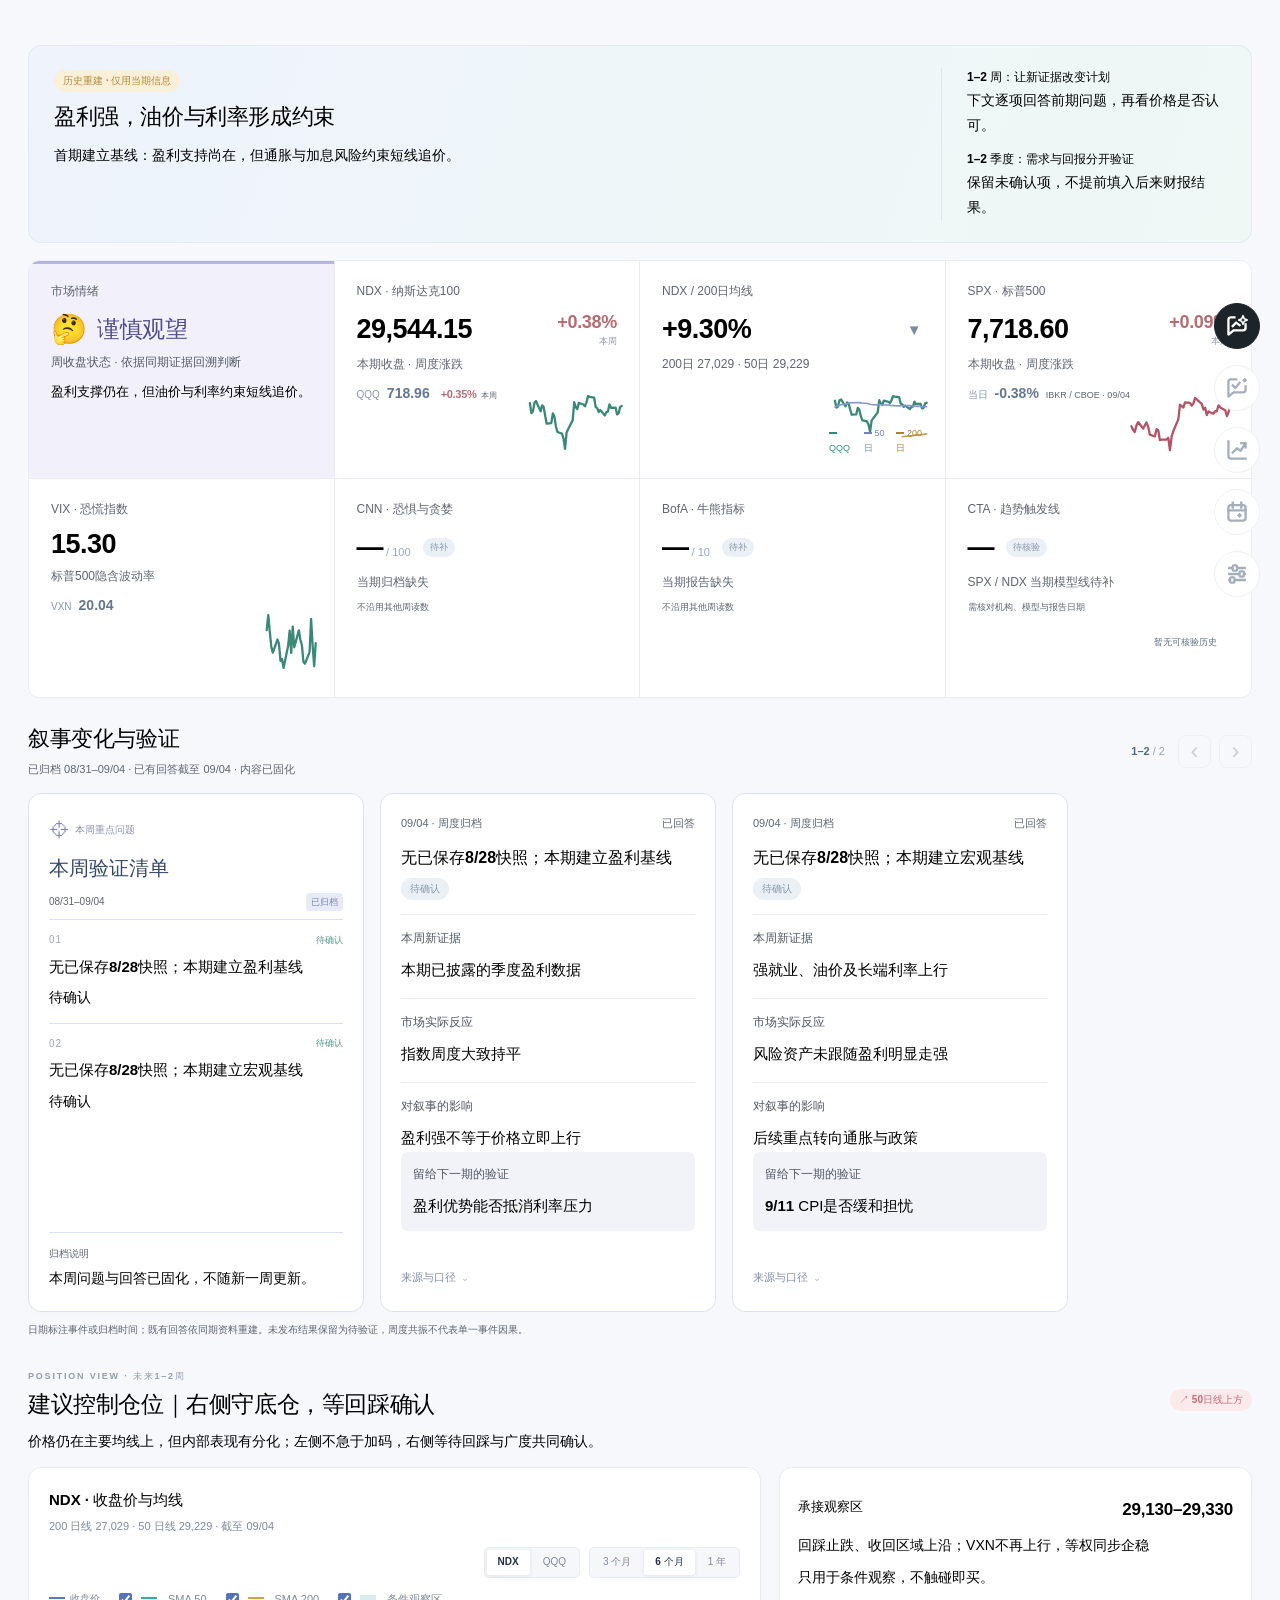
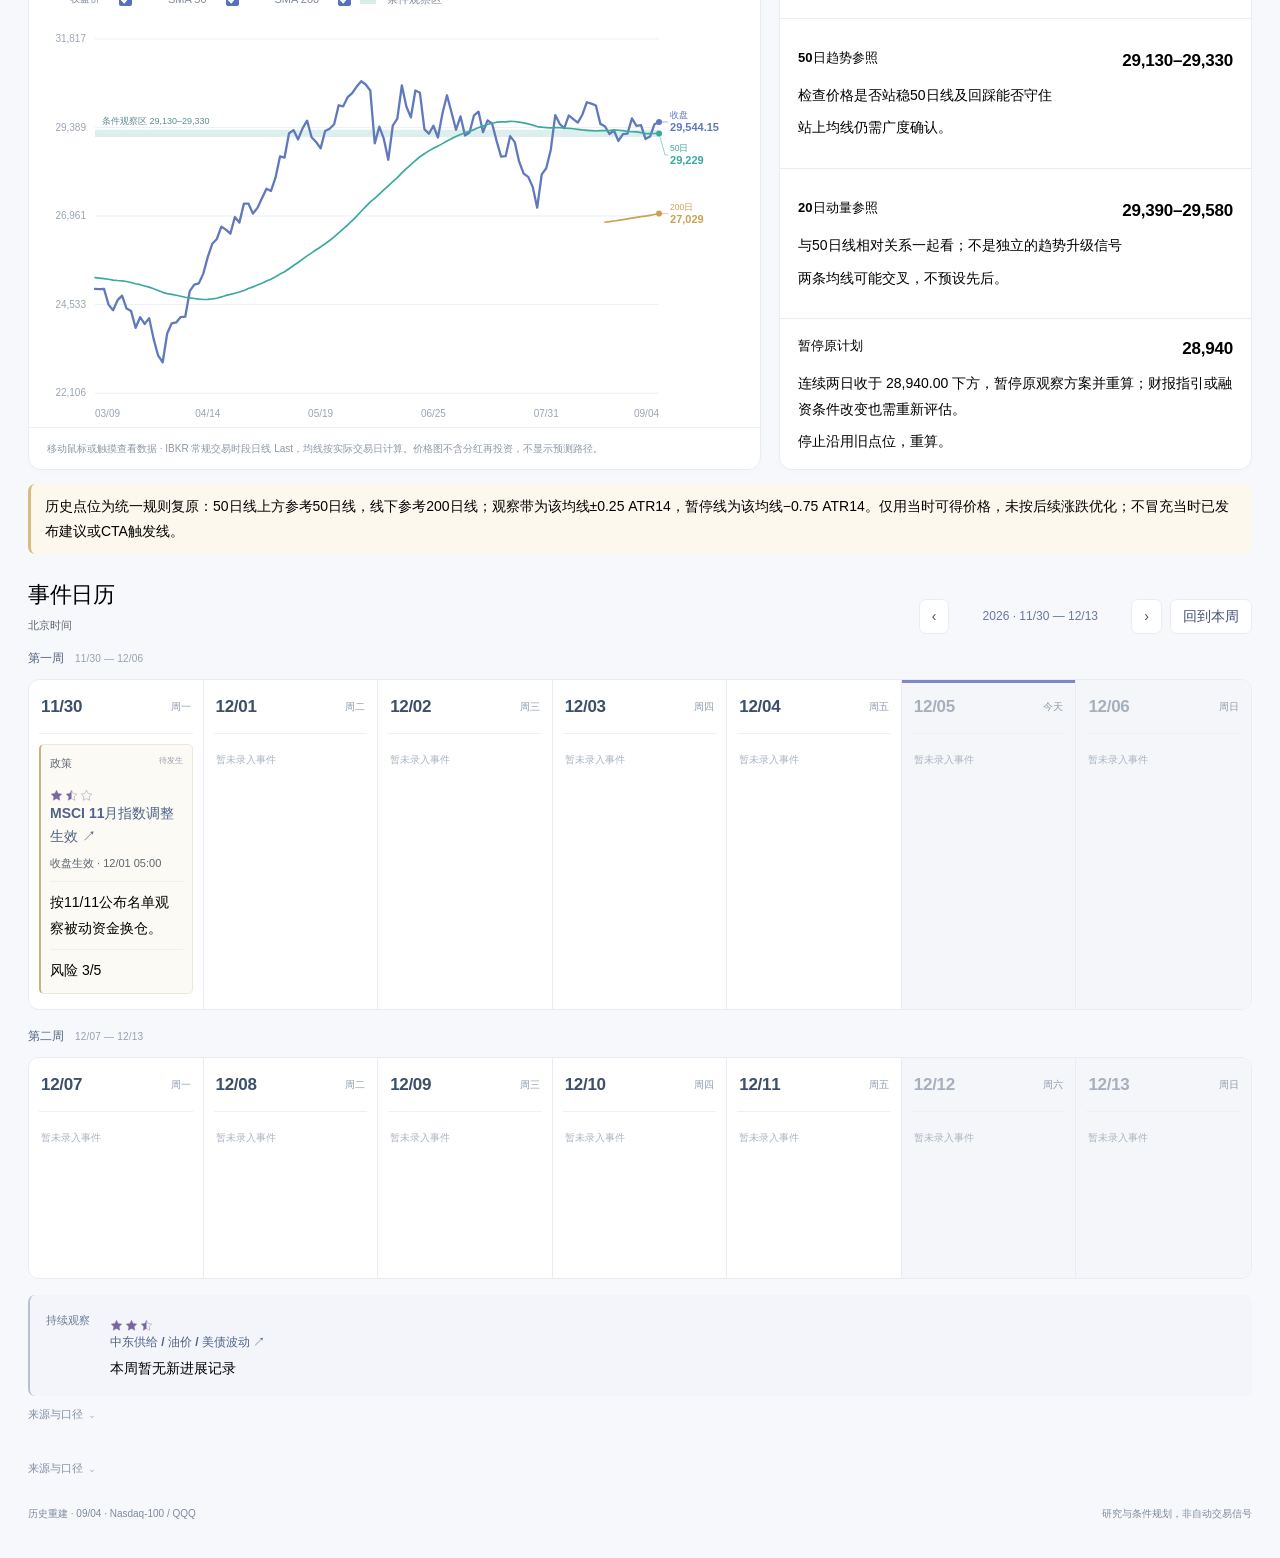
<file: weeks/2026-09-04.html>
<!doctype html>
<html lang="zh-CN"><head><meta charset="utf-8"><meta name="viewport" content="width=device-width, initial-scale=1, viewport-fit=cover"><meta name="color-scheme" content="light"><meta name="description" content="纳指叙事与点位跟踪：五个维度、关键数据图表与未来一至两周的操作条件。"><title>美股叙事与市场点位 · 2026-09-04</title>
<style>
:root{--ink:#172c3c;--muted:#677682;--teal:#087e83;--teal-soft:#eaf4f3;--amber:#a76c1b;--amber-soft:#fcf2df;--down:#21856c;--up:#c6504f;--line:#dce3e7;--paper:#fff;--bg:#f3f5f6;--nav:#112532;--radius:9px;font-family:Inter,-apple-system,BlinkMacSystemFont,"Segoe UI","PingFang SC","Microsoft YaHei",sans-serif;font-synthesis:none;color:var(--ink);background:var(--bg)}*{box-sizing:border-box}html{scroll-behavior:smooth;scroll-padding-top:28px}body{margin:0;font-size:14px;line-height:1.65}button,input,select{font:inherit}button,a{touch-action:manipulation}a{color:var(--teal);text-underline-offset:3px}button{cursor:pointer}button:focus-visible,a:focus-visible,input:focus-visible{outline:3px solid #43adae;outline-offset:3px}h1,h2,h3,p{margin:0}h1{font-weight:650;line-height:1.3;font-size:clamp(28px,3vw,40px);letter-spacing:-1px}h2{font-size:23px;line-height:1.4;letter-spacing:-.4px}h3{font-size:16px}small{font-size:11px}.mono,.value,.num{font-variant-numeric:tabular-nums;font-feature-settings:"tnum"}.sidebar{width:220px;background:var(--nav);position:fixed;inset:0 auto 0 0;padding:32px 24px;display:flex;flex-direction:column;z-index:20;color:#dde5e9}.brand{display:flex;align-items:center;gap:11px;font-size:19px;font-weight:650;letter-spacing:1px}.brand svg{width:32px;color:#68c6be}.eyebrow{font-size:10px;letter-spacing:2px;text-transform:uppercase;color:var(--muted);font-weight:650}.sidebar .eyebrow{color:#8096a4;margin-top:13px;letter-spacing:1.4px}.side-caption{font-size:11px;color:#8399a6;border-top:1px solid #2a3e4c;padding-top:21px;margin-top:28px}.nav{display:grid;gap:4px;margin-top:19px}.nav a{display:flex;gap:12px;align-items:center;padding:10px 9px;border-radius:5px;text-decoration:none;color:#b9c9d2;font-size:13px;white-space:nowrap}.nav a span{font:11px ui-monospace,monospace;color:#708996}.nav a.active,.nav a:hover{background:#243e4c;color:white}.nav a.active span{color:#74c5bf}.side-foot{margin-top:auto;font-size:11px;color:#91a5af;padding-top:24px}.side-dot{display:inline-block;width:6px;height:6px;background:#73bdb2;border-radius:50%;margin-right:5px}.main{margin-left:220px;max-width:1600px;padding:35px 42px 40px}.topbar{display:flex;justify-content:space-between;align-items:center;gap:15px;margin-bottom:24px}.topbar .eyebrow{letter-spacing:1.5px}.actions{display:flex;gap:7px}.btn{padding:7px 12px;border:1px solid #d4dde2;background:#fff;color:var(--ink);font-size:12px;border-radius:5px;white-space:nowrap}.btn:hover{background:#eaf1f3}.btn svg{width:13px;height:13px;vertical-align:-2px;margin-right:5px}.report-date{font-size:12px;color:var(--muted);margin-top:9px}.hero{background:var(--paper);border:1px solid var(--line);border-top:3px solid var(--teal);padding:28px 30px;display:grid;grid-template-columns:1fr 270px;gap:35px;margin-top:23px}.hero h2{font-size:22px;margin:10px 0}.hero p{color:#536571;max-width:820px;font-size:14px}.label{display:inline-flex;align-items:center;gap:6px;border-radius:4px;font-size:11px;padding:3px 8px;font-weight:600}.label.amber{background:var(--amber-soft);color:var(--amber)}.label.teal{background:var(--teal-soft);color:var(--teal)}.label.gray{background:#edf1f3;color:#647480}.hero-aside{border-left:1px solid var(--line);padding-left:25px;display:flex;flex-direction:column;justify-content:center;gap:12px}.hero-aside b{display:block;font-size:13px}.hero-aside p{font-size:12px}.metrics{display:grid;grid-template-columns:repeat(4,minmax(0,1fr));border:1px solid var(--line);background:var(--paper);margin:18px 0 30px}.metric{padding:19px 20px;border-right:1px solid var(--line)}.metric:last-child{border:0}.metric .key{font-size:11px;color:var(--muted)}.metric .value{font-size:29px;font-weight:620;line-height:1.4;letter-spacing:-.6px;margin:3px 0}.metric .sub{font-size:11px;color:var(--muted)}.down{color:var(--down)}.up{color:var(--up)}.section{margin-top:34px;scroll-margin-top:24px}.section-head{display:flex;justify-content:space-between;align-items:flex-end;gap:15px;margin-bottom:15px}.section-head h2{display:flex;align-items:center;gap:12px}.section-head .index{font:12px ui-monospace,monospace;color:var(--teal);border:1px solid #adc9cc;border-radius:50%;width:29px;height:29px;display:inline-flex;align-items:center;justify-content:center}.section-sub{font-size:12px;color:var(--muted);margin-top:5px}.card{background:var(--paper);border:1px solid var(--line);border-radius:var(--radius);overflow:hidden}.pad{padding:22px 24px}.grid2{display:grid;grid-template-columns:1fr 1fr;gap:16px}.grid3{display:grid;grid-template-columns:repeat(3,1fr);gap:16px}.chart-head{padding:19px 22px 0;display:flex;justify-content:space-between;align-items:flex-start;gap:12px}.chart-head p{color:var(--muted);font-size:11px;margin-top:4px}.chart{height:290px;position:relative;padding:5px 10px 0;min-width:0}.chart.tall{height:370px}.chart.short{height:230px}.chart svg{width:100%;height:100%;display:block;overflow:visible}.chart .tooltip{position:absolute;pointer-events:none;z-index:5;top:20px;background:#102937ed;color:#fff;padding:9px 12px;border-radius:5px;font-size:11px;min-width:140px;box-shadow:0 6px 25px #172c3c15;display:none;line-height:1.8}.chart-caption{border-top:1px solid #edf1f3;padding:12px 22px;color:var(--muted);font-size:11px}.chart-caption a{font-size:11px}.legend{display:flex;align-items:center;gap:15px;padding:10px 22px 0;flex-wrap:wrap;font-size:11px;color:var(--muted)}.swatch{display:inline-block;width:16px;height:2px;margin:0 5px 3px 0;background:var(--ink)}.swatch.teal{background:var(--teal)}.swatch.amber{background:#ce9238}.swatch.light{background:#91a9b7}.swatch.zone{height:9px;background:#d8eceb;margin-bottom:0}.segments{display:flex;border:1px solid #d6dfe4;border-radius:5px;padding:2px;gap:2px;background:#f5f7f8}.segments button{border:0;border-radius:3px;background:transparent;padding:4px 11px;font-size:11px;color:var(--muted)}.segments button[aria-pressed=true]{background:white;color:var(--ink);box-shadow:0 1px 4px #132b3a1a;font-weight:600}.chart-tools{display:flex;gap:9px;align-items:center;flex-wrap:wrap}.note{background:#edf5f4;border-left:3px solid var(--teal);padding:13px 16px;font-size:12px;color:#3b6268;margin-top:14px}.note.warn{background:#fcf6e9;border-color:#c18d38;color:#795f36}.insight{font-size:13px;margin-top:12px;color:#516472}.insight strong{color:var(--ink)}.table-scroll{overflow:auto}table{width:100%;border-collapse:collapse;text-align:left;font-size:12px}th{font-size:10px;color:var(--muted);font-weight:600;letter-spacing:.3px;background:#f7f9fa}th,td{padding:13px 17px;border-bottom:1px solid #e8edef;vertical-align:top}tbody tr:last-child td{border-bottom:0}td strong{font-size:13px}.action-table th:first-child{width:16%}.action-table th:nth-child(2){width:22%}.action-table td{padding-top:16px;padding-bottom:16px}.action-table .level{display:block;font-size:17px;white-space:nowrap;font-weight:600;letter-spacing:-.2px}.action-table .explain{color:var(--muted);font-size:11px;display:block;margin-top:2px}.action-table tr.active-row{background:#f0f7f6}.step-dot{display:inline-block;width:6px;height:6px;border-radius:50%;background:var(--teal);margin-right:7px}.step-dot.amber{background:#c28b36}.step-dot.gray{background:#9aa9b2}.mini-kpis{display:grid;grid-template-columns:1fr 1fr;gap:24px;margin-top:19px}.mini-kpis .value{font-size:31px;letter-spacing:-1px;font-weight:600}.mini-kpis .key{font-size:11px;color:var(--muted)}.bar-track{background:#e9eef0;height:6px;border-radius:4px;overflow:hidden;margin:10px 0}.bar-track>i{display:block;height:100%;background:var(--teal)}.delta{font-size:11px;color:var(--muted);margin-top:8px}.earnings-flow{display:grid;grid-template-columns:1fr 38px 1fr;align-items:center;text-align:center;margin:24px 0 10px}.earnings-flow .value{font-size:42px;letter-spacing:-1.5px;font-weight:650}.earnings-flow .key{font-size:11px;color:var(--muted)}.arrow{color:#91a4ad;font-size:25px}.text-list{display:grid;gap:14px}.text-list div{border-bottom:1px solid #e7ecef;padding-bottom:13px}.text-list div:last-child{border-bottom:0;padding-bottom:0}.text-list b{display:block;font-size:13px;margin-bottom:3px}.text-list p{font-size:12px;color:var(--muted)}.slider-row{margin:17px 0}.slider-label{display:flex;justify-content:space-between;font-size:12px}.slider-label output{font-weight:650}input[type=range]{width:100%;accent-color:var(--teal);margin:10px 0 0}.sensitivity{display:grid;grid-template-columns:1fr 1fr;gap:15px;align-items:center}.sensitivity-out{background:#f4f7f8;padding:20px;text-align:center;border-radius:6px}.sensitivity-out .value{font-size:40px;line-height:1.3;font-weight:650}.sensitivity-out p{font-size:11px;color:var(--muted)}.scenarios{display:grid;grid-template-columns:repeat(3,1fr);gap:16px;margin-top:16px}.scenario{border-top:3px solid #b1c3cd}.scenario:first-child{border-color:#bd924c}.scenario:nth-child(2){border-color:var(--teal)}.scenario h3{font-size:14px;margin:8px 0}.scenario p{font-size:12px;color:var(--muted)}.scenario .rule{margin-top:12px;padding-top:12px;border-top:1px solid var(--line);font-size:12px;color:var(--ink)}.sentiment-grid{display:grid;grid-template-columns:repeat(4,1fr);gap:1px;background:var(--line);border:1px solid var(--line);border-radius:7px;overflow:hidden;margin-top:16px}.sentiment{padding:18px 20px;background:white}.sentiment .value{font-size:29px;font-weight:620}.sentiment .key{font-size:11px;color:var(--muted)}.sentiment .range{height:4px;border-radius:3px;background:linear-gradient(90deg,#849caa,#d2b775,#bd8d51);position:relative;margin:12px 0 8px}.sentiment .range i{position:absolute;top:-3px;height:10px;width:3px;background:#213e4e}.sentiment small{color:var(--muted);display:block;line-height:1.5}.gap{padding:14px 18px;border:1px dashed #c5d0d6;background:#f7f9fa;font-size:12px;border-radius:6px;margin-top:12px}.gap strong{color:var(--ink)}.narrative-row{display:grid;grid-template-columns:1.05fr 1.5fr .9fr;gap:20px;padding:20px 23px;border-bottom:1px solid var(--line)}.narrative-row:last-child{border-bottom:0}.narrative-row h3{font-size:14px}.narrative-row p{font-size:12px;color:var(--muted)}.narrative-row .number{font-size:10px;color:var(--teal);letter-spacing:1px;margin-bottom:6px}.xpost{padding:18px 21px;border-bottom:1px solid var(--line);display:grid;grid-template-columns:1fr 180px;gap:25px;align-items:center}.xpost:last-child{border-bottom:0}.xpost .author{font-size:11px;color:var(--muted);margin-top:3px}.xpost p{font-size:12px;margin-top:8px;color:var(--muted)}.xpost h3{font-size:14px}.heat-value{font-size:23px;font-weight:600}.heat-value span{font-size:10px;font-weight:400;color:var(--muted)}.heat-bar{height:5px;background:#edf1f3;margin-top:8px}.heat-bar i{display:block;height:100%;background:#709fa7}.event-row{display:grid;grid-template-columns:135px 1fr 82px;gap:15px;padding:17px 22px;border-bottom:1px solid var(--line)}.event-row:last-child{border:0}.event-date{font-weight:600;font-size:12px}.event-time{font-size:10px;color:var(--muted);margin-top:3px}.event-row h3{font-size:13px}.event-row p{font-size:12px;color:var(--muted);margin-top:3px}.event-kind{font-size:10px;text-align:right;color:var(--teal)}details{border:1px solid var(--line);background:white;border-radius:6px;margin-top:12px}summary{padding:15px 19px;cursor:pointer;font-size:12px;font-weight:600}details .detail-content{padding:0 20px 20px;font-size:12px;color:var(--muted)}.sources{display:grid;grid-template-columns:1fr 1fr;gap:10px 24px;margin:10px 0}.sources a{font-size:11px}.footer{font-size:11px;color:var(--muted);padding:24px 0 0;display:flex;justify-content:space-between;gap:20px}.toast{position:fixed;bottom:25px;left:calc(50% + 80px);transform:translateX(-50%);background:#163342;color:#fff;font-size:12px;padding:10px 17px;border-radius:6px;z-index:100;box-shadow:0 4px 20px #142c3b33}.hide{display:none!important}.check-legend{font-size:11px;color:var(--muted);display:flex;gap:6px;align-items:center;cursor:pointer}.check-legend input{accent-color:var(--teal)}.quality-key{font-size:10px;letter-spacing:1px;color:var(--muted)}.divider{height:1px;background:var(--line);margin:17px 0}.download-mini{border:0;background:transparent;font-size:10px;color:var(--muted);padding:5px}.download-mini:hover{color:var(--teal)}
@media(min-width:1700px){.main{margin-left:240px;margin-right:auto;padding:40px 55px}.sidebar{width:240px}}
@media(max-width:1150px){.sidebar{width:185px;padding:27px 16px}.main{margin-left:185px;padding:26px 25px}.hero{grid-template-columns:1fr 225px;padding:23px;gap:22px}.metric{padding:16px}.metric .value{font-size:25px}.narrative-row{grid-template-columns:1fr 1.3fr}.narrative-row>div:last-child{grid-column:1/-1}.xpost{grid-template-columns:1fr 140px}}
@media(max-width:880px){.sidebar{position:static;width:100%;padding:16px 21px;display:block}.sidebar .eyebrow,.side-caption,.side-foot{display:none}.brand{font-size:16px}.brand svg{width:25px}.nav{display:flex;overflow:auto;margin:13px -10px -3px;gap:3px}.nav a{font-size:11px;padding:7px 10px}.nav a span{display:none}.main{margin:0;padding:24px 20px}.hero{grid-template-columns:1fr}.hero-aside{border-left:0;border-top:1px solid var(--line);padding:16px 0 0;display:grid;grid-template-columns:1fr 1fr}.grid2{grid-template-columns:1fr}.chart.tall{height:340px}.scenarios{gap:10px}.scenario.pad{padding:16px}.sentiment-grid{grid-template-columns:1fr 1fr}.chart-head{padding:17px 18px 0}.topbar{margin-bottom:19px}.metric .value{font-size:24px}.narrative-row{grid-template-columns:1fr 1.3fr}}
@media(max-width:560px){.main{padding:20px 14px}.topbar{align-items:flex-start}.topbar .eyebrow{font-size:8px;max-width:170px}.actions .btn{font-size:10px;padding:6px 8px}.hero{padding:21px 18px;margin-top:18px}.hero h2{font-size:19px}.hero-aside{grid-template-columns:1fr;gap:12px}.hero p{font-size:13px}.metrics{grid-template-columns:1fr 1fr;margin-bottom:25px}.metric{padding:14px 17px}.metric:nth-child(2){border-right:0}.metric:nth-child(-n+2){border-bottom:1px solid var(--line)}.metric .value{font-size:25px}.section{margin-top:28px}.section-head{align-items:flex-start}.section-head h2{font-size:20px;gap:8px}.section-head .index{width:25px;height:25px;font-size:11px}.section-sub{font-size:11px}.chart-head{flex-wrap:wrap}.chart-head h3{font-size:14px}.chart-tools{gap:8px}.segments button{padding:4px 9px}.chart.tall{height:300px}.chart{height:270px}.chart.short{height:230px}.chart-caption{padding:10px 16px;font-size:10px}.legend{padding:10px 16px 0;font-size:10px;gap:10px}.pad{padding:18px}.action-table{min-width:610px}.scenarios{grid-template-columns:1fr}.scenario .rule{margin-top:9px;padding-top:9px}.sensitivity{grid-template-columns:1fr}.sensitivity-out{padding:14px}.sensitivity-out .value{font-size:34px}.narrative-row{display:block;padding:17px}.narrative-row>div+div{margin-top:12px}.xpost{grid-template-columns:1fr 105px;gap:13px;padding:17px}.heat-value{font-size:19px}.event-row{grid-template-columns:90px 1fr;gap:10px;padding:15px}.event-kind{display:none}.event-date{font-size:10px}.event-time{font-size:9px}.event-row p{font-size:11px}.sources{grid-template-columns:1fr}.footer{display:block}.footer span{display:block;margin-top:6px}.sentiment{padding:16px}.toast{left:50%;width:max-content;max-width:90%}.mini-kpis{gap:15px}.note{padding:12px;font-size:11px}}
@media print{.sidebar,.actions,.chart-tools,.segments,.download-mini,.toast,.slider-row,button{display:none!important}.main{margin:0;padding:0;max-width:none}body{background:white;font-size:11px}.card,.hero{break-inside:avoid}.section{break-inside:auto;margin-top:22px}.section h2{font-size:19px}.chart{height:240px}.chart.tall{height:280px}.grid2{grid-template-columns:1fr 1fr}.hero{grid-template-columns:1fr 230px}.metrics{margin:15px 0}.section-head{break-after:avoid}.footer{padding-bottom:20px}a{color:inherit}details{display:none}}
/* A quiet, light research dashboard. Status direction is independent of price color. */
.swatch{background:#6079bd}.swatch.teal{background:#39aa9c}.swatch.amber{background:#c9a354}.swatch.light{background:#b8c2d5}.sentiment .state-badge{font-size:8px;padding:2px 5px;margin-left:4px}
:root{--ink:#233044;--muted:#7e8a9b;--teal:#5571ba;--teal-soft:#edf1fc;--bg:#f7f8fc;--line:#e9edf3;--nav:#fff;--radius:13px}
body{background:var(--bg)}.sidebar{position:sticky;top:0;width:100%;height:auto;inset:auto;padding:14px max(24px,calc((100vw - 1320px)/2));background:#ffffffed;border-bottom:1px solid var(--line);backdrop-filter:blur(15px);display:flex;flex-direction:row;align-items:center;justify-content:space-between;gap:22px;z-index:25;color:var(--ink)}.brand{font-size:17px;letter-spacing:.3px;white-space:nowrap}.brand svg{color:#6f65bb;width:27px}.sidebar>.eyebrow,.side-caption,.side-foot{display:none}.nav{margin:0;display:flex;gap:0;overflow:auto}.nav a{color:#778597;font-size:11px;padding:7px 9px;border-radius:5px}.nav a span{display:none}.nav a.active,.nav a:hover{background:#edf1fb;color:#5664aa}.main{max-width:1320px;padding:29px 26px 40px;margin:0 auto}.topbar{margin-bottom:18px}.eyebrow{color:#939eac;letter-spacing:1.8px;font-size:9px}h1{font-size:30px;letter-spacing:-.7px}.dashboard-word{font-size:22px;font-weight:400;color:#a0aabb}.report-date{font-size:11px}.hero{margin-top:21px;border:1px solid #e2e9ef;border-radius:13px;background:linear-gradient(110deg,#eef3fc,#eff8f5);padding:22px 25px;grid-template-columns:1fr 265px;gap:25px}.hero h2{font-size:21px}.hero p{font-size:12px;line-height:1.85}.hero-aside{border-color:#d9e3eb;padding-left:24px}.hero-aside b{font-size:12px}.hero-aside p{font-size:11px}.label{border-radius:20px;font-size:10px}.hero .label.amber{background:#fff8ea;border:1px solid #eeddba}.metrics{margin:17px 0 25px;border-radius:11px;border-color:var(--line);box-shadow:0 2px 6px #172c3c02}.metric{padding:16px 21px}.metric .value{font-size:27px;font-weight:650}.metric .key{font-size:10px}.metric .sub{font-size:10px}.card{box-shadow:0 3px 12px #31456703;border-color:var(--line)}
.pulse-heading{display:flex;justify-content:space-between;font-size:12px;font-weight:650;align-items:center;margin-bottom:12px}.pulse-mark{font-size:9px;color:#6e6ab8;margin-right:6px}.pulse-caption{font-size:10px;font-weight:400;color:#8d98a6;margin-left:7px}.pulse-grid{display:grid;grid-template-columns:repeat(5,minmax(0,1fr));gap:10px;margin-bottom:27px}.pulse-card{display:block;text-decoration:none;color:var(--ink);border-radius:10px;border:1px solid #edf0f4;padding:15px 14px 12px;transition:transform .16s,box-shadow .16s}.pulse-card:hover{transform:translateY(-3px);box-shadow:0 8px 20px #35436109}.pulse-card.good{background:#eef8f4}.pulse-card.mixed{background:#fbf7ec}.pulse-card.weak{background:#fcf0f2}.pulse-card.unknown{background:#f0f3f8}.pulse-top{display:flex;align-items:center;gap:5px;white-space:nowrap}.pulse-top>span{color:#8b97a5;font-size:15px}.pulse-top>b{font-size:10px;font-weight:600}.pulse-top .state-badge{margin-left:auto;font-size:8px;padding:2px 5px;gap:2px}.pulse-state{font-size:13px;font-weight:650;margin:11px 0 7px}.pulse-number{font-size:23px;font-weight:650;letter-spacing:-.6px;font-variant-numeric:tabular-nums}.pulse-number span{font-size:9px;font-weight:400;letter-spacing:0;color:#87909d}.pulse-compare{font-size:9px;color:#87909d;margin-top:7px;display:flex;justify-content:space-between;gap:5px}.pulse-compare b{font-weight:500;color:#6b7888}.pulse-foot{font-size:8px;color:#8c96a5;border-top:1px solid #00000005;padding-top:10px;margin-top:10px}.state-badge{display:inline-flex;align-items:center;gap:4px;white-space:nowrap;font-size:10px;font-weight:550;font-style:normal;border-radius:20px;padding:4px 9px;line-height:1.4}.state-badge.improve{background:#e4f5ee;color:#2b967a}.state-badge.worsen{background:#fbeaec;color:#c9687b}.state-badge.mixed{background:#faf0d9;color:#b08a3b}.state-badge.pending{background:#eaf0f6;color:#8798a9}.small-badge{font-size:9px;padding:2px 7px;margin:6px 0 0}.dashboard-chart-heading{display:flex;align-items:center;justify-content:space-between;margin-bottom:13px}.dashboard-chart-heading h2{font-size:22px;margin-top:3px}
.section{margin-top:31px;scroll-margin-top:90px}html{scroll-padding-top:90px}.section-head h2{font-size:21px}.section-head .index{color:#8986bb;border-color:#d9d8ee;background:#f7f5ff}.section-sub{font-size:11px}.chart-head h3{font-size:14px}.chart-head p{font-size:10px}.chart-head{padding-top:18px}.chart-caption{font-size:10px;color:#8d98a5}.chart svg text{font-family:Inter,-apple-system,BlinkMacSystemFont,"PingFang SC","Microsoft YaHei",sans-serif}.segments{background:#f6f7fb;border-color:#e8ebf1}.segments button{font-size:10px}.btn{font-size:10px;border-color:#e2e7ef;border-radius:7px;padding:7px 11px}.actions{gap:6px}.note{border-radius:7px;background:#f0f4fb;border-left-color:#9baed5;color:#6b7b96;font-size:11px}.note.warn{background:#fcf8ed;border-left-color:#d7bd82;color:#99815a}.sentiment-grid{gap:12px;background:transparent;border:0;overflow:visible}.sentiment{border:1px solid var(--line);border-radius:12px;padding:21px 22px;box-shadow:0 3px 12px #31456703}.sentiment .value{font-size:34px;margin-top:9px}.sentiment:nth-child(1) .value{color:#b99449}.sentiment:nth-child(2) .value{color:#d4a540}.sentiment:nth-child(3) .value{color:#339e86}.sentiment:nth-child(4) .value{color:#7d76b5}.sentiment small{font-size:10px;line-height:1.8}.sentiment .range{opacity:.75}.scenario{border-top-width:2px}.scenario h3{font-size:13px}.footer{font-size:10px}.toast{left:50%}.narrative-row .number{color:#8d84b2}
@media(min-width:1700px){.main{margin:0 auto;padding:32px 26px 40px}.sidebar{width:100%}}
@media(max-width:1150px){.sidebar{width:100%;padding:13px 20px}.main{margin:0 auto;padding:25px 22px}.nav a{font-size:10px;padding:7px}.pulse-grid{gap:8px}.pulse-card{padding:13px 10px}.pulse-top .state-badge{font-size:7px;padding:2px 3px}.pulse-top>b{font-size:9px}.pulse-number{font-size:21px}.pulse-number span{font-size:8px}.pulse-compare{font-size:8px}.pulse-foot{font-size:7px}}
@media(max-width:880px){.sidebar{display:block;padding:14px 21px}.nav{margin-top:11px}.nav a{padding:6px 10px;font-size:11px}.main{margin:0;padding:23px 19px}.hero{grid-template-columns:1fr}.hero-aside{border:0;border-top:1px solid #d9e3eb;padding:15px 0 0;display:grid;grid-template-columns:1fr 1fr}.pulse-grid{grid-template-columns:repeat(3,1fr)}.pulse-top>b{font-size:10px}.pulse-top .state-badge{font-size:9px;padding:3px 6px}.pulse-card{padding:14px}.pulse-number span,.pulse-foot{font-size:9px}.pulse-compare{font-size:9px}.sentiment-grid{gap:12px}}
@media(max-width:560px){.main{padding:20px 14px}.sidebar{position:static;padding:13px 17px}.brand{font-size:16px}.nav{margin-top:12px;margin-left:-7px}.nav a{font-size:10px;padding:6px 8px}h1{font-size:25px}.dashboard-word{display:block;font-size:18px;margin-top:4px}.topbar{margin-bottom:15px;gap:8px}.topbar .eyebrow{font-size:7px;max-width:140px}.actions{gap:4px}.btn{font-size:9px;padding:6px 7px}.hero{padding:19px}.hero h2{font-size:19px}.hero p{font-size:11px}.hero-aside{grid-template-columns:1fr}.metric{padding:13px 16px}.metric .value{font-size:24px}.pulse-grid{grid-template-columns:1fr 1fr;gap:9px}.pulse-card:last-child{grid-column:1/-1}.pulse-card:last-child .pulse-compare{max-width:245px}.pulse-card{padding:13px}.pulse-top>b{font-size:10px}.pulse-top .state-badge{font-size:8px}.pulse-state{font-size:12px}.pulse-number{font-size:22px}.pulse-caption{font-size:8px}.pulse-heading>.pulse-caption{display:none}.section{scroll-margin-top:20px}.section-head h2{font-size:19px}.section-head>.state-badge{font-size:8px;padding:4px 6px}.sentiment{padding:16px}.sentiment .value{font-size:30px}.chart-head h3{font-size:13px}.dashboard-chart-heading h2{font-size:20px}.narrative-row p{font-size:11px}}
@media print{.sidebar,.pulse-heading,.pulse-grid{display:none}.main{margin:0;padding:0}.hero{background:#f4f7fb}.sentiment-grid{gap:5px}.card{box-shadow:none}html{scroll-padding-top:0}}

.chain-grid{display:grid;grid-template-columns:repeat(3,minmax(0,1fr));gap:14px}.chain-card{padding:21px}.chain-card h3{margin:12px 0;font-size:14px;line-height:1.65}.chain-step{margin-top:12px;padding-top:10px;border-top:1px solid var(--line);font-size:12px;color:var(--muted)}.chain-step b{display:block;color:#536784;font-size:10px;margin-bottom:4px}.chain-next{background:#f2f6fc;padding:10px;border-radius:6px}.chain-intro{font-size:11px;color:var(--muted);margin-top:12px}.gap-chart{display:grid;place-items:center;height:100%;text-align:center;padding:25px;color:var(--muted)}@media(max-width:900px){.chain-grid{grid-template-columns:1fr}.chain-card{padding:17px}}
</style><style id="mobile-responsive-css">/* Responsive presentation layer: shared by every dated snapshot. */
.main,.section,.card,.grid2>*,.grid3>*,.hero>*,.chain-grid>*,.metric,.sentiment,.narrative-row>*{min-width:0}
@media(max-width:800px){
 html{scroll-padding-top:12px}body{overflow-x:hidden;-webkit-text-size-adjust:100%;text-size-adjust:100%}
 .main{width:100%;max-width:100%;margin:0;padding:20px 16px 36px}
 .sidebar{position:static;width:100%;padding:8px 12px;display:block;backdrop-filter:none}
 .sidebar .brand{display:none}.nav{margin:0;max-width:100%;overflow-x:auto;overscroll-behavior-x:contain;-webkit-overflow-scrolling:touch;scrollbar-width:none;gap:4px}
 .nav a{min-height:44px;display:flex;align-items:center;padding:8px 12px;font-size:12px;flex-shrink:0}
 .grid2,.grid3,.chain-grid,.scenarios{grid-template-columns:minmax(0,1fr)}
 .hero{grid-template-columns:minmax(0,1fr);padding:20px;gap:16px}.hero-aside{padding:14px 0 0;border-left:0;border-top:1px solid var(--line)}
 .topbar{flex-wrap:wrap;gap:8px}.topbar .eyebrow{max-width:none;font-size:9px}.actions{flex-wrap:wrap;gap:6px}
 button.btn,.segments button{min-height:40px;font-size:12px;padding:8px 11px}.download-mini{min-height:44px;min-width:44px;font-size:12px}
 h1{font-size:26px;line-height:1.4}.dashboard-word{font-size:18px}.report-date{font-size:12px;line-height:1.8}
 .hero h2{font-size:21px}.hero p,.hero-aside p,.text-list p,.scenario p,.insight,.narrative-row p,.chain-step{font-size:14px;line-height:1.85}
 .hero-aside b,.text-list b,.chain-card h3{font-size:14px}.section-sub,.chart-caption,.note,.gap,.delta,.detail-content{font-size:12px;line-height:1.8}
 .section-head{flex-wrap:wrap;align-items:flex-start;gap:8px}.section-head h2{font-size:20px}.section-head>.state-badge{font-size:11px}.section{scroll-margin-top:12px}
 .metrics{grid-template-columns:repeat(2,minmax(0,1fr));overflow:hidden}.metric{padding:15px 13px}.metric:nth-child(2){border-right:0}.metric:nth-child(-n+2){border-bottom:1px solid var(--line)}
 .metric .key,.metric .sub{font-size:11px;overflow-wrap:anywhere}.metric .value{font-size:25px;letter-spacing:-.7px}
 .pulse-grid{grid-template-columns:repeat(2,minmax(0,1fr));gap:10px}.pulse-card{padding:13px 12px}.pulse-card:last-child{grid-column:1/-1}
 .pulse-top{flex-wrap:wrap;white-space:normal;gap:5px}.pulse-top>b{font-size:12px}.pulse-top .state-badge{font-size:10px;margin-left:0;padding:3px 7px}.pulse-state{font-size:14px}.pulse-number{font-size:23px;overflow-wrap:anywhere}.pulse-number span,.pulse-compare,.pulse-foot{font-size:11px;line-height:1.65}.pulse-compare{flex-wrap:wrap}.pulse-heading{font-size:13px}.pulse-caption{font-size:10px}
 .chart-head{padding:16px 14px 0;flex-wrap:wrap;gap:9px}.chart-head h3{font-size:15px}.chart-head p{font-size:12px}.chart-tools{width:100%;gap:7px}.chart-tools .segments{flex-shrink:0}.chart-tools .download-mini{margin-left:auto}
 .chart{height:290px;padding-left:0;padding-right:0}.chart.tall{height:320px}.chart.short{height:250px}.legend{padding:12px 14px 0;gap:8px 13px;font-size:12px}.check-legend{font-size:12px;min-height:36px}.check-legend input{width:17px;height:17px}.chart-caption{padding:12px 14px}
 .sentiment-grid{grid-template-columns:repeat(2,minmax(0,1fr));gap:10px}.sentiment{padding:15px 12px}.sentiment .key,.sentiment small{font-size:11px}.sentiment .state-badge{font-size:10px;margin:5px 0 0}.sentiment .value{font-size:28px}
 .sensitivity{grid-template-columns:1fr}.slider-label{font-size:13px}input[type=range]{min-height:36px}.pad,.chain-card{padding:18px}.chain-step b{font-size:12px}.chain-intro{font-size:12px;line-height:1.8}
 .narrative-row{display:block;padding:18px}.narrative-row>div+div{margin-top:14px}.narrative-row h3{font-size:15px}.xpost{grid-template-columns:minmax(0,1fr);gap:12px}.xpost p{font-size:13px}.heat-value{font-size:21px}
 .event-row{grid-template-columns:minmax(0,1fr);padding:16px;gap:6px}.event-row h3{font-size:14px}.event-row p{font-size:13px}.event-date{font-size:13px}.event-time{font-size:11px}.event-kind{display:none}
 .sources{grid-template-columns:1fr}.sources a{font-size:12px;overflow-wrap:anywhere}.detail-content p{overflow-wrap:anywhere}.footer{display:block;font-size:11px}.footer span{display:block;margin-top:8px}
 /* Long comparison tables become labelled rows, preserving every cell. */
 .table-scroll{overflow:visible}.table-scroll table.mobile-cards{display:block;min-width:0;width:100%}.mobile-cards thead{display:none}.mobile-cards tbody{display:block}.mobile-cards tr{display:block;padding:12px 14px;border-bottom:1px solid var(--line)}.mobile-cards tr:last-child{border-bottom:0}.mobile-cards td{display:grid;grid-template-columns:88px minmax(0,1fr);column-gap:12px;align-items:start;padding:8px 0;border:0;font-size:13px;line-height:1.75;overflow-wrap:anywhere}.mobile-cards td:before{content:attr(data-label);font-size:11px;color:var(--muted);font-weight:500}.mobile-cards td strong{font-size:14px}.mobile-cards td .mobile-cell-content{min-width:0}.mobile-cards .level{font-size:19px;white-space:normal}.mobile-cards .explain{font-size:12px}
}
@media(max-width:360px){.main{padding:16px 12px 30px}.metric .value{font-size:22px}.pulse-grid{grid-template-columns:1fr}.pulse-card:last-child{grid-column:auto}.sentiment-grid{grid-template-columns:1fr}.mobile-cards td{grid-template-columns:76px minmax(0,1fr)}.chart-tools{gap:5px}.segments button{padding:8px}.chart.tall{height:300px}}
@media(prefers-reduced-motion:reduce){html{scroll-behavior:auto}.pulse-card{transition:none}}
</style><style id="review-preview-css">[hidden]{display:none!important}
html{scroll-padding-top:20px}.main{max-width:1440px;margin:0 auto;padding:24px 28px 36px}.topbar{margin-bottom:15px}.topbar .eyebrow{font-size:9px}h1{font-size:29px}.hero{grid-template-columns:minmax(0,1fr) 285px;padding:22px 25px;gap:28px}.hero h2{font-size:22px}.hero p{font-size:12px}.hero-aside{border-left:1px solid #dce4ed;padding-left:25px}.hero-aside b{font-size:12px}.hero-aside p{font-size:11px}.metrics{margin-bottom:23px}.section{margin-top:30px}.section-head h2{font-size:22px}
.pulse-grid{gap:10px;margin-bottom:0}.pulse-card{font:inherit;text-align:left;width:100%;cursor:pointer;padding:15px 14px 10px;position:relative}.pulse-card:hover{transform:translateY(-2px)}.pulse-card:focus-visible{outline:3px solid #7e83c2;outline-offset:3px}.pulse-card[aria-expanded=true]{box-shadow:0 0 0 2px #7785b7;background:#fff}.pulse-card[aria-expanded=true]::after{content:"";position:absolute;width:10px;height:10px;background:#fff;border-right:1px solid #d9e1ef;border-bottom:1px solid #d9e1ef;transform:rotate(45deg);bottom:-7px;left:calc(50% - 5px);z-index:2}.pulse-top{gap:4px}.pulse-top>b{font-size:11px}.pulse-top .state-badge{font-size:9px}.pulse-state{font-size:13px;margin:10px 0 6px}.pulse-number{font-size:25px}.pulse-number span{font-size:9px}.pulse-compare{font-size:10px;line-height:1.6}.pulse-foot{font-size:9px;margin-top:9px;padding-top:8px}.narrative-weight{display:flex;align-items:baseline;justify-content:space-between;margin-top:13px;font-size:11px;color:#56677e}.narrative-weight small{font-size:9px;color:#8793a4;margin-left:3px}.narrative-weight strong{font-size:20px;font-weight:650;color:#34465f;font-variant-numeric:tabular-nums}.weight-track{height:3px;background:#dfe6eb;border-radius:3px;margin-top:6px;overflow:hidden}.weight-track span{display:block;height:100%;background:#7f8ec2;border-radius:3px}.good .weight-track span{background:#78aa9c}.weak .weight-track span{background:#c88b98}.mixed .weight-track span{background:#bbaa7d}.expand-hint{display:flex;justify-content:space-between;margin-top:9px;color:#8893a4;font-size:10px}.expand-hint span{font-size:14px;line-height:12px}.pulse-heading{margin-bottom:11px}.pulse-caption{font-size:10px}
.dimension-details{background:#fff;border:1px solid #dce3f0;border-radius:12px;margin-top:14px;padding:20px 22px;box-shadow:0 4px 16px #31456704}.dimension-details>.section{margin-top:0}.dimension-details .section-head{margin-top:17px}.dimension-context{display:flex;align-items:flex-start;justify-content:space-between;gap:20px;padding-bottom:15px;border-bottom:1px solid var(--line)}.dimension-context p{font-size:12px;color:#6e7f95;line-height:1.8}.dimension-context b{font-size:12px;color:#546997}.dimension-context span{display:block}.dimension-close{border:1px solid var(--line);border-radius:6px;background:#f8f9fc;padding:7px 10px;white-space:nowrap;font:inherit;font-size:11px;color:#60759b;cursor:pointer}.weight-method{color:#8b96a6;font-size:10px;line-height:1.7;margin-top:14px}.dimension-details .section-head .index{display:none}.dimension-details .card{background:#fcfdff}
.chain-grid{display:grid;grid-template-columns:repeat(3,minmax(0,1fr));gap:14px}.chain-card{padding:22px;display:flex;flex-direction:column}.chain-card-heading{display:flex;align-items:center;gap:10px;flex-wrap:wrap}.chain-card-heading h3{font-size:17px;margin:0}.chain-card-heading .state-badge{font-size:10px}.prior-question{font-size:11px;color:#8a96a8;line-height:1.8;margin-top:9px;min-height:20px}.chain-step{font-size:12px;line-height:1.85;margin-top:14px;padding-top:12px;color:#7e8da3;border-top:1px solid var(--line)}.chain-step b{display:block;font-size:11px;font-weight:500;color:#536c94;margin-bottom:5px}.chain-next{background:#f3f5fc;border:0;border-radius:7px;padding:11px 13px;margin-top:15px}.chain-card .delta{margin-top:auto;padding-top:13px;font-size:10px}.chain-intro{font-size:10px;margin-top:10px;color:#909bae}.section-sub{font-size:11px}
.review-market{display:grid;grid-template-columns:minmax(0,1.55fr) minmax(0,1fr);gap:18px;align-items:start}.review-market>*{min-width:0}.review-chart>.card{height:100%}.review-chart .chart-head{padding:20px 20px 0;flex-wrap:wrap;gap:12px}.review-chart .chart-head h3{font-size:15px}.review-chart .chart-head p{font-size:11px}.review-chart .chart-tools{width:100%;justify-content:flex-end}.review-chart .legend{padding:12px 20px 0;font-size:10px}.review-chart .chart.tall{height:365px}.review-chart .chart-caption{font-size:10px;line-height:1.7;padding:12px 18px}.review-operation .section-head{margin:0 0 12px}.review-operation h2{font-size:17px}.review-operation .section-sub{font-size:10px;margin-top:3px}.review-operation .table-scroll{overflow:visible}.review-operation .action-table{display:block;width:100%;min-width:0}.review-operation .action-table thead{display:none}.review-operation .action-table tbody{display:block}.review-operation .action-table tr{display:grid;grid-template-columns:minmax(0,1fr) auto;gap:6px 12px;padding:13px 17px;border-bottom:1px solid var(--line)}.review-operation .action-table tr:last-child{border-bottom:0}.review-operation .action-table td{display:block;border:0;padding:0!important;font-size:11px;line-height:1.75;min-width:0}.review-operation .action-table td::before{display:none}.review-operation .phase-cell{font-weight:600;font-size:12px!important}.review-operation .price-cell{text-align:right}.review-operation .level{font-size:17px;white-space:nowrap}.review-operation .condition-cell,.review-operation .meaning-cell{grid-column:1/-1}.review-operation .condition-cell{color:#708199}.review-operation .meaning-cell{color:#526a8c}.review-operation .note{margin-top:10px;padding:10px 12px;font-size:10px;line-height:1.7}.dashboard-chart-heading{margin-top:30px}.dashboard-chart-heading h2{font-size:22px}
.x-logo{width:21px;height:21px;vertical-align:-2px;margin-right:10px;color:#253345}.x-card-grid{display:grid;grid-template-columns:repeat(3,minmax(0,1fr));gap:14px}.x-card{padding:22px;display:flex;flex-direction:column;min-width:0}.x-card-top{display:flex;justify-content:space-between;align-items:center;font-size:10px}.x-card-top a{text-decoration:none;color:#778aab}.x-card-number{color:#a7b2c4;font-size:11px;letter-spacing:2px}.x-card h3{font-size:17px;line-height:1.5;margin:13px 0 6px}.x-author{font-size:10px;color:#8c99ab}.x-view{font-size:12px;line-height:1.85;color:#54667d;margin-top:15px}.x-card blockquote{margin:15px 0;padding:12px 14px;background:#f6f7fb;border-left:2px solid #acb7cd;border-radius:0 6px 6px 0}.x-card blockquote>span{font-size:9px;color:#8c98aa}.x-card blockquote p{font-size:12px;line-height:1.7;color:#647491;margin-top:5px;overflow-wrap:anywhere}.x-impact h4{font-size:11px;font-weight:500;margin:0 0 11px}.x-impact h4 small{font-weight:400;color:#9aa5b3;font-size:9px;margin-left:5px}.impact-item{margin-bottom:12px}.impact-tag{display:inline-block;border-radius:5px;padding:4px 7px;font-size:10px;font-weight:500}.positive{background:#fff0ef;color:#b86d70}.negative{background:#eaf5f1;color:#528c7b}.neutral{background:#edf1f7;color:#75869f}.impact-item p{font-size:11px;line-height:1.8;margin-top:6px;color:#78879c}.x-next{margin-top:auto;background:#f3f5fc;border-radius:7px;padding:11px 13px;font-size:11px;line-height:1.85;color:#7c8da7}.x-next b{font-size:10px;color:#5c7093;font-weight:500}.x-card-footer{margin-top:14px;font-size:10px}.x-card-footer a{color:#6c7ca1}.x-card-footer small{display:block;margin-top:9px;font-size:9px;color:#9aa5b3}.fineprint{font-size:10px;color:#8a97aa;line-height:1.8;margin-top:10px}
.source-disclosure{border:1px solid var(--line);border-radius:11px;background:#fff}.source-disclosure summary{display:flex;justify-content:space-between;align-items:center;gap:15px;padding:19px 22px;cursor:pointer;list-style:none}.source-disclosure summary::-webkit-details-marker{display:none}.source-disclosure summary>span:first-child{font-size:17px;font-weight:600}.source-hint{font-size:10px;color:#8796aa;display:flex;align-items:center;gap:14px}.source-hint i{font-size:18px;font-style:normal}.source-disclosure[open] .source-hint i{transform:rotate(45deg)}.source-content{border-top:1px solid var(--line);padding:18px 22px;font-size:11px;line-height:1.8}.scan-source-list{display:grid;grid-template-columns:repeat(3,minmax(0,1fr));gap:10px 22px;margin-top:15px}.scan-source-list a{font-size:10px;overflow-wrap:anywhere}
@media(max-width:1100px){.pulse-top{flex-wrap:wrap}.pulse-top .state-badge{margin-left:0}.pulse-top>b{font-size:10px}.review-market{grid-template-columns:minmax(0,1.35fr) minmax(0,1fr)}.chain-card,.x-card{padding:18px}.review-chart .chart.tall{height:400px}.main{padding:22px}.hero{grid-template-columns:1fr 240px}}
@media(max-width:900px){.review-market{grid-template-columns:1fr}.review-chart .chart.tall{height:330px}.hero{grid-template-columns:1fr}.hero-aside{display:grid;grid-template-columns:1fr 1fr;border-left:0;border-top:1px solid #dce4ed;padding:14px 0 0;gap:18px}.pulse-grid{grid-template-columns:repeat(3,minmax(0,1fr))}.pulse-top{flex-wrap:nowrap}.pulse-top .state-badge{margin-left:auto}.chain-grid,.x-card-grid{grid-template-columns:1fr}.chain-step{font-size:13px}.chain-card-heading h3,.x-card h3{font-size:17px}.x-view{font-size:13px}.chain-card .delta{margin-top:0}.x-card-grid{gap:14px}}
@media(max-width:800px){.main{padding:19px 15px 30px}.topbar{margin-bottom:13px}h1{font-size:25px}.dashboard-word{font-size:18px}.hero{padding:19px;gap:15px}.hero p{font-size:13px}.hero-aside p{font-size:12px}.hero-aside b{font-size:12px}.hero h2{font-size:20px}.pulse-grid{grid-template-columns:repeat(2,minmax(0,1fr));gap:9px}.pulse-card:last-child{grid-column:1/-1}.pulse-card{padding:14px 12px 10px}.pulse-heading{align-items:flex-start;gap:10px}.pulse-heading>.pulse-caption{display:block;max-width:115px;text-align:right;font-size:9px;line-height:1.6}.pulse-heading>span>.pulse-caption{display:block;margin:4px 0 0;font-size:9px}.pulse-compare{font-size:10px}.pulse-top>b{font-size:10px}.pulse-top .state-badge{font-size:8px}.pulse-number{font-size:24px}.narrative-weight{font-size:11px}.expand-hint{font-size:10px}.dimension-details{padding:16px 14px}.dimension-context{gap:12px}.dimension-context span{font-size:11px}.dimension-close{font-size:10px;padding:7px}.dimension-details .section-head h2{font-size:19px}.chain-card,.x-card{padding:20px}.prior-question{font-size:12px}.review-operation .action-table td{font-size:12px}.review-operation .section-head h2{font-size:19px}.review-chart .chart-tools{justify-content:flex-start}.review-chart .chart-head{padding:17px 15px 0}.review-chart .legend{padding:10px 15px 0}.review-chart .chart-caption{font-size:10px}.review-operation .note{font-size:11px}.scan-source-list{grid-template-columns:1fr}.source-disclosure summary{padding:17px}.source-content{padding:16px}.source-hint{font-size:10px}.source-hint i{font-size:17px}.impact-item p,.x-next{font-size:12px}.x-author{font-size:11px}.x-card blockquote>span{font-size:10px}}
@media(max-width:380px){.hero-aside{grid-template-columns:1fr}.pulse-top{flex-wrap:wrap}.pulse-top .state-badge{margin-left:0}.pulse-grid{grid-template-columns:1fr}.pulse-card:last-child{grid-column:auto}.source-hint{max-width:130px}.review-operation .level{font-size:16px}}
@media(prefers-reduced-motion:reduce){html{scroll-behavior:auto}.pulse-card{transition:none}}

/* Review round 2: paired market readings, visible signal cues and a dated calendar. */
.market-overview{display:grid;grid-template-columns:repeat(4,minmax(0,1fr));overflow:hidden;margin-top:17px;margin-bottom:25px}
.market-overview .metric{padding:17px 20px 15px;border:0;border-right:1px solid var(--line);border-bottom:1px solid var(--line);min-width:0}
.market-overview .metric:nth-child(4n){border-right:0}.market-overview .metric:nth-child(n+5){border-bottom:0}
.market-overview .key{font-size:10px;color:#8492a6;margin-bottom:8px}.market-overview .value{font-size:27px;line-height:1.2;font-weight:650;font-variant-numeric:tabular-nums;letter-spacing:-.5px}
.market-overview .value small{font-size:11px;letter-spacing:0;color:#9aa5b4;font-weight:400}.market-overview .sub{font-size:10px;line-height:1.8;margin-top:5px;color:#8b98ab}.market-overview .sub b{font-weight:550;color:#697c97}
.metric-value-row{display:flex;align-items:center;gap:12px}.metric-value-row .state-badge{font-size:9px;padding:3px 7px}
.metric-secondary{display:flex;align-items:baseline;gap:7px;flex-wrap:wrap;font-size:10px;line-height:1.7;color:#8796aa;margin-top:8px}.metric-secondary b{font-size:14px;font-weight:550;color:#64778f;font-variant-numeric:tabular-nums}.metric-secondary small{font-size:9px}.metric-note{font-size:9px;color:#9aa6b5}.metric-note a{font-size:9px;color:#8999b2;text-decoration:none;border-bottom:1px solid #d9e0ed}
.chain-step strong{color:#354a68;font-weight:650}.chain-step-heading{display:flex;align-items:center;justify-content:space-between;gap:10px;margin-bottom:7px}.chain-step-heading b{margin:0}.chain-step-heading .state-badge{font-size:9px;padding:3px 7px;line-height:1.3}.chain-step>p{margin:0;line-height:1.85}.chain-card .chain-next{margin-top:auto}.chain-card .chain-step:nth-last-child(3){margin-bottom:15px}.chain-card .delta{margin-top:0}
.review-market{align-items:stretch;gap:14px 18px}.review-chart{display:flex;min-height:0}.review-chart>.card{display:flex;flex-direction:column;width:100%;height:auto;min-width:0}.review-chart .chart.tall{height:auto;min-height:330px;flex:1}.review-chart .chart-caption{flex-shrink:0}.review-operation{display:flex;min-width:0}.review-operation>.card{display:flex;flex:1;min-width:0}.review-operation .action-table{display:flex;flex:1;flex-direction:column}.review-operation .action-table tbody{display:grid;grid-template-rows:repeat(4,1fr);flex:1}.review-operation .action-table tr{align-content:center;gap:7px 12px;padding:15px 18px}.review-operation .condition-cell{line-height:1.85}.review-operation .meaning-cell{font-weight:500;line-height:1.85}.review-invalidation{grid-column:1/-1;margin-top:0!important;padding:10px 14px;font-size:10px;line-height:1.8}
.calendar-week{margin-top:17px}.calendar-week:first-child{margin-top:0}.calendar-week-title{display:flex;align-items:baseline;gap:11px;margin-bottom:10px}.calendar-week-title b{font-size:12px;font-weight:600;color:#51647e}.calendar-week-title span{font-size:10px;color:#95a1b2;letter-spacing:.2px}.calendar-grid{display:grid;grid-template-columns:repeat(7,minmax(0,1fr));border:1px solid var(--line);border-radius:11px;overflow:hidden;background:#fff}.calendar-day{min-width:0;padding:13px 10px 15px;border-right:1px solid var(--line);min-height:220px}.calendar-day:last-child{border-right:0}.calendar-day.weekend{background:#f5f6fa}.calendar-day>header{display:flex;justify-content:space-between;align-items:center;padding:0 2px 12px;margin-bottom:3px;border-bottom:1px solid #edf0f5}.calendar-day time{font-size:17px;letter-spacing:-.3px;font-weight:650;color:#3d5069;font-variant-numeric:tabular-nums}.calendar-day>header>span{font-size:10px;color:#8d9bad}.calendar-day.weekend time{color:#a6b0bd}.calendar-empty{font-size:10px;color:#aab4c1;padding:15px 2px}.calendar-event{border:1px solid #e7ecf5;border-left:2px solid #a8b5d6;border-radius:5px;padding:9px 9px 10px;margin-top:10px;background:#fafbfe}.calendar-event.earnings{background:#f7faf9;border-color:#e3eee9;border-left-color:#93b7ac}.calendar-event.policy{background:#fcfaf4;border-color:#eee8d9;border-left-color:#c6b47d}.calendar-event-top{font-size:9px;color:#8c9ab1;margin-bottom:6px}.calendar-event.earnings .calendar-event-top{color:#7a9c90}.calendar-event.policy .calendar-event-top{color:#ad9967}.calendar-event h3{font-size:12px;font-weight:600;line-height:1.7;margin:0;overflow-wrap:anywhere}.calendar-event h3 a{color:#4f6487;text-decoration:none}.calendar-event h3 a:hover{text-decoration:underline}.calendar-time{font-size:9px;line-height:1.75;color:#7b8ca6;margin-top:5px}.calendar-event>p{font-size:10px;line-height:1.8;color:#8391a6;margin-top:8px;padding-top:8px;border-top:1px solid #e6eaf28c}.calendar-ongoing{display:flex;align-items:flex-start;gap:20px;background:#f3f5fa;border-left:2px solid #b7c0d9;border-radius:7px;padding:14px 16px;margin-top:16px}.calendar-ongoing>b{font-size:11px;color:#6c7e99;white-space:nowrap;padding-top:2px}.calendar-ongoing>div{flex:1;min-width:0}.calendar-ongoing .calendar-event{background:transparent;border:0;margin:0;padding:0}.calendar-ongoing .calendar-event-top,.calendar-ongoing .calendar-time{display:none}.calendar-ongoing .calendar-event>p{border:0;padding:0;margin-top:4px}.calendar-ongoing .calendar-event h3{font-size:12px}
@media(max-width:1100px){.market-overview .metric{padding:15px 16px}.market-overview .value{font-size:25px}.metric-value-row{gap:7px}.calendar-day{padding:11px 7px}.calendar-event{padding:8px 7px}.calendar-event h3{font-size:11px}.calendar-day time{font-size:16px}.calendar-day>header>span{font-size:9px}}
@media(max-width:900px){.review-chart .chart.tall{min-height:330px;flex:none;height:330px}.review-invalidation{grid-column:auto}.review-operation .action-table tbody{display:block}.review-operation .action-table tr{min-height:100px}.calendar-grid{grid-template-columns:repeat(4,minmax(0,1fr))}.calendar-day{border-bottom:1px solid var(--line);min-height:185px}.calendar-day:nth-child(4){border-right:0}.calendar-day:nth-child(n+5){border-bottom:0}.calendar-day:last-child{border-right:1px solid var(--line)}.calendar-event h3{font-size:12px}.chain-card .chain-next{margin-top:15px}.market-overview .value{font-size:24px}.metric-value-row{flex-wrap:wrap;gap:5px}}
@media(max-width:800px){.market-overview{grid-template-columns:repeat(2,minmax(0,1fr))}.market-overview .metric{padding:15px 14px;border-right:1px solid var(--line);border-bottom:1px solid var(--line)}.market-overview .metric:nth-child(2n){border-right:0}.market-overview .metric:nth-child(n+5){border-bottom:1px solid var(--line)}.market-overview .metric:nth-child(n+7){border-bottom:0}.market-overview .key{font-size:10px}.market-overview .value{font-size:25px}.metric-secondary{gap:5px}.metric-secondary small{font-size:9px}.metric-secondary b{font-size:13px}.metric-note{font-size:9px}.chain-step-heading .state-badge{font-size:9px}.calendar-week-title b{font-size:13px}.calendar-week-title span{font-size:11px}.calendar-grid{grid-template-columns:repeat(2,minmax(0,1fr))}.calendar-day{padding:13px 9px;border-right:1px solid var(--line)!important;border-bottom:1px solid var(--line)!important;min-height:155px}.calendar-day:nth-child(2n){border-right:0!important}.calendar-day:last-child{grid-column:1/-1;border-right:0!important;border-bottom:0!important;min-height:70px}.calendar-day:last-child>header{border:0;padding-bottom:0;margin-bottom:0}.calendar-day:last-child>.calendar-empty{padding:5px 2px}.calendar-day time{font-size:18px}.calendar-day>header>span{font-size:11px}.calendar-event{padding:10px 9px}.calendar-event h3{font-size:12px}.calendar-event-top{font-size:10px}.calendar-time{font-size:10px}.calendar-event>p{font-size:11px}.calendar-ongoing{display:block;padding:14px}.calendar-ongoing>div{margin-top:8px}.review-invalidation{font-size:11px}.review-operation .action-table tr{padding:15px}.metric-value-row{flex-wrap:wrap}.metric-value-row .state-badge{font-size:8px}.review-operation .level{font-size:16px}}

/* Review round 3: visible weekly changes and a separate compact event lens. */
.metric-primary-row{display:flex;align-items:center;justify-content:space-between;gap:12px;min-height:35px}.metric-primary-row>.value{flex-shrink:0}.metric-primary-row.metric-value-row{justify-content:flex-start}.metric-primary-row.metric-value-row>.metric-change{margin-left:auto}.metric-change{display:inline-flex;flex-direction:column;align-items:flex-end;justify-content:center;white-space:nowrap;line-height:1.3;flex-shrink:0}.metric-change strong{font-size:18px;font-weight:650;font-variant-numeric:tabular-nums;letter-spacing:-.3px}.metric-change small{font-size:9px;font-weight:400;color:#8c99aa;margin-top:2px}.metric-change.up{color:#b56c73}.metric-change.down{color:#508b7d}.metric-change.flat{color:#8f9baa}.metric-secondary .metric-change{display:inline-flex;flex-direction:row;gap:4px;margin-left:4px;align-items:baseline}.metric-change.compact strong{font-size:12px}.metric-change.compact small{font-size:8px}.weekly-direction{font-size:12px;line-height:1;letter-spacing:-1.6px;color:#7889a6;white-space:nowrap;flex-shrink:0;cursor:help}.weekly-direction.flat{font-size:14px;letter-spacing:0;color:#a8b2c0}.weekly-direction.unknown{font-size:18px;letter-spacing:0;color:#b7c0cd}.metric-primary-row>.weekly-direction{font-size:15px;margin-right:3px;letter-spacing:-2px}.weight-reading{display:inline-flex;align-items:center;gap:6px}.narrative-weight>span:first-child{font-size:10px}.narrative-weight small{font-size:8px;margin-left:2px}.narrative-weight strong{font-size:20px}.pulse-grid{grid-template-columns:1.1fr repeat(5,minmax(0,1fr));gap:9px}.pulse-card{display:flex;flex-direction:column;min-width:0;padding:15px 13px 10px}.pulse-top{min-height:23px}.pulse-top>b{font-size:10px;white-space:nowrap}.pulse-top .state-badge{font-size:8px;padding:3px 5px}.pulse-card .pulse-foot{margin-bottom:auto}.pulse-card .narrative-weight{margin-top:13px}.pulse-card .expand-hint{width:100%}.event-driver-card{background:#f1f0f9;border-color:#e1dff0!important}.event-driver-card[aria-expanded=true]{background:#fff}.event-card-label{font-size:8px;white-space:nowrap;color:#9892ac;background:#e8e6f3;border-radius:4px;padding:3px 5px;margin-left:auto}.event-weight-list{margin:13px 0 0;width:100%}.event-weight-row{display:grid;grid-template-columns:minmax(0,1fr) auto;gap:5px 8px;margin-bottom:15px}.event-weight-row>span{font-size:11px;font-weight:500;color:#5c617d}.event-weight-row>strong{font-size:15px;color:#5e5d86;font-weight:650;line-height:1.1;font-variant-numeric:tabular-nums}.event-weight-row>i{grid-column:1/-1;height:3px;display:block;background:#deddec;border-radius:4px;overflow:hidden}.event-weight-row em{height:100%;display:block;background:#9c97bd;border-radius:4px}.event-weight-note{margin-top:auto;font-size:9px;color:#9993ad;line-height:1.7;padding-top:4px}.event-driver-card .expand-hint{border-top:1px solid #e0deec;padding-top:9px}.direction-legend{display:flex;justify-content:flex-end;gap:14px;font-size:9px;color:#96a1b2;margin:10px 0 0;line-height:1.6;flex-wrap:wrap}.direction-legend span:last-child{cursor:help}.dimension-details{margin-top:12px}.event-detail-grid{display:grid;grid-template-columns:repeat(2,minmax(0,1fr));gap:14px;margin-top:16px}.event-detail-card{padding:20px 22px;display:flex;flex-direction:column;min-width:0}.event-detail-top{display:flex;justify-content:space-between;gap:10px;align-items:center;font-size:10px;color:#97a2b4}.event-detail-top b{font-size:10px;font-weight:500;color:#867d9e}.event-detail-card h3{font-size:18px;line-height:1.6;margin:9px 0 10px}.event-detail-lead,.event-bottom-line{font-size:12px;line-height:1.85;color:#7b8ba2}.event-detail-lead{margin:0}.event-bottom-line{padding-top:13px;margin:12px 0 0;border-top:1px solid var(--line)}.event-bottom-line b{color:#536783;font-weight:600}.event-mini-chart{margin:18px 0 0}.event-bar{display:grid;grid-template-columns:48px minmax(0,1fr) 65px;align-items:center;gap:14px;margin:12px 0}.event-bar>span{font-size:12px;color:#68817c}.event-bar>strong{font-size:18px;font-weight:600;color:#4e8579;text-align:right;font-variant-numeric:tabular-nums}.event-bar>i{height:14px;background:#edf3f2;border-radius:3px;overflow:hidden}.event-bar em{height:100%;display:block;background:#91b6aa;border-radius:3px}.event-mini-chart small{font-size:9px;color:#98a5b4}.event-stat-grid{display:grid;grid-template-columns:1.3fr 1fr 1fr;gap:10px;margin:9px 0 4px}.event-stat-grid>div{min-width:0;background:#f3f5fa;padding:13px 12px;border-radius:7px}.event-stat-grid span{display:block;font-size:10px;color:#8997aa}.event-stat-grid strong{display:block;font-size:20px;white-space:nowrap;font-weight:600;color:#4f617d;margin:5px 0;font-variant-numeric:tabular-nums}.event-stat-grid small{display:block;font-size:9px;color:#9ca7b6}.event-detail-sources{display:flex;gap:14px;flex-wrap:wrap;padding-top:16px;margin-top:auto;font-size:10px}.event-detail-sources a{color:#7d89a5}.event-method{font-size:9px;line-height:1.7;color:#96a1b1;margin:12px 0 0}.event-archive-row{padding:11px 0;border-top:1px solid var(--line);font-size:12px;line-height:1.8}.event-archive-row>div{display:flex;justify-content:space-between;gap:12px;color:#596b84}.event-archive-row strong{font-size:15px;color:#80779b}.event-archive-row p{font-size:12px;color:#8391a5;margin:4px 0}.event-archive-row a{font-size:10px;color:#8996ad}.event-price-response{grid-template-columns:1fr 1fr}.event-next{padding:13px 15px;background:#f3f5fc;border-radius:7px;font-size:12px;line-height:1.8;color:#7b8da7;margin-top:18px}.event-next b{font-size:10px;color:#6c7e9b;font-weight:500}.event-interpretation{font-size:9px;color:#98a4b4;margin-top:auto;padding-top:14px}.strategy-note{font-size:11px;line-height:1.8;color:#8897ac;margin-top:8px}.dashboard-chart-heading{align-items:flex-start;gap:18px}.dashboard-chart-heading h2{font-size:23px;line-height:1.5}.dashboard-chart-heading>.state-badge{margin-top:20px;white-space:nowrap}.review-chart .chart{min-width:0}
@media(max-width:1199px){.pulse-grid{grid-template-columns:repeat(3,minmax(0,1fr))}.pulse-card{min-height:242px}.pulse-top>b{font-size:11px}.event-weight-row{margin-bottom:13px}.event-detail-card{padding:18px}.event-stat-grid{gap:7px}.event-stat-grid>div{padding:11px 8px}.event-stat-grid strong{font-size:17px}.event-bar{gap:10px}.metric-primary-row{gap:8px}.metric-change strong{font-size:16px}.market-overview .value{font-size:24px}}
@media(max-width:800px){.pulse-grid{grid-template-columns:repeat(2,minmax(0,1fr))}.pulse-card{min-height:0;padding:15px 12px 11px}.event-driver-card{grid-column:1/-1}.event-driver-card .event-weight-list{display:grid;grid-template-columns:repeat(3,minmax(0,1fr));gap:12px}.event-driver-card .event-weight-row{gap:7px;align-items:center;margin-bottom:5px}.event-weight-row>span{font-size:10px}.event-weight-row>strong{font-size:15px}.event-driver-card .expand-hint{margin-top:7px}.event-weight-note{padding-top:6px}.pulse-card:last-child{grid-column:1/-1}.pulse-card .pulse-foot{margin-bottom:0}.event-detail-grid{grid-template-columns:1fr}.event-detail-card{padding:17px}.event-detail-card h3{font-size:17px}.event-stat-grid{grid-template-columns:1fr 1fr}.event-stat-grid>div:first-child{grid-column:1/-1}.event-stat-grid strong{font-size:20px}.event-stat-grid>div:first-child strong{font-size:22px}.event-price-response>div:first-child{grid-column:auto}.event-price-response strong,.event-price-response>div:first-child strong{font-size:21px}.event-detail-sources{gap:12px}.direction-legend{justify-content:flex-start;gap:5px 13px;font-size:9px}.direction-legend span:last-child{display:none}.market-overview .value{font-size:21px;letter-spacing:-.6px}.metric-primary-row{gap:5px;align-items:center}.metric-change strong{font-size:12px;letter-spacing:-.3px}.metric-change small{font-size:8px}.metric-primary-row.metric-value-row{flex-wrap:wrap;justify-content:space-between}.metric-primary-row.metric-value-row .state-badge{order:3}.metric-primary-row.metric-value-row>.metric-change{margin-left:0}.metric-secondary{gap:4px}.metric-secondary .metric-change{margin-left:0;gap:3px}.metric-change.compact strong{font-size:10px}.metric-change.compact small{font-size:8px}.metric-primary-row>.weekly-direction{font-size:12px}.market-overview .metric{padding:15px 11px}.dashboard-chart-heading{display:block}.dashboard-chart-heading h2{font-size:20px}.dashboard-chart-heading>.state-badge{display:inline-block;margin-top:8px}.strategy-note{font-size:12px}.weight-reading{gap:5px}}
@media(max-width:380px){.event-driver-card .event-weight-list{grid-template-columns:1fr}.event-weight-row{grid-template-columns:1fr auto}.event-driver-card .event-weight-row{margin-bottom:10px}.market-overview .value{font-size:20px}.metric-change strong{font-size:11px}.pulse-top{flex-wrap:wrap}}
/* A fixed weekly checklist with a dated verification carousel. */
#verification>.section-head{align-items:center;gap:16px}
.verification-paging{display:flex;align-items:center;gap:8px;flex-shrink:0}
.record-count{font-size:11px;color:#9aa4b7;font-variant-numeric:tabular-nums;margin-right:5px;white-space:nowrap}.record-count b{color:#526784;font-weight:600}
.verification-paging button{width:33px;height:33px;border:1px solid #dce2ed;border-radius:8px;background:#fff;color:#687a9c;font-size:24px;line-height:1;cursor:pointer;transition:background .15s}
.verification-paging button:hover{background:#eceffa}.verification-paging button:focus-visible,.verification-viewport:focus-visible{outline:2px solid #7e83c2;outline-offset:3px}
.verification-layout{display:grid;grid-template-columns:244px minmax(0,1fr);gap:16px;align-items:stretch}
.week-pending{padding:21px 19px;background:linear-gradient(150deg,#f0f2fc,#f8fafc);border-color:#dce2f0;display:flex;flex-direction:column;min-width:0}
.pending-card-top{display:flex;gap:7px;align-items:center;font-size:10px;color:#8b92b1}.pin-mark{font-size:19px;color:#7f86b4}.week-pending h3{font-size:20px;margin:6px 0 8px;color:#354967}
.pending-period{display:flex;justify-content:space-between;align-items:center;font-size:10px;color:#8491a8;margin:0 0 8px}.pending-period span{background:#e7eaf7;padding:2px 5px;border-radius:4px;color:#7e88a7;font-size:9px}
.week-pending ol{list-style:none;margin:0;padding:0}.week-pending li{padding:12px 0;border-top:1px solid #dce2ef}.question-row{display:flex;justify-content:space-between;align-items:center;margin-bottom:5px}.question-number{font-size:10px;letter-spacing:1px;color:#9ca5bc}.question-status{font-size:9px;color:#a39260}.answered .question-status{color:#5a978a}
.week-pending h4{font-size:12px;font-weight:550;line-height:1.7;margin:0 0 6px;color:#405673}.week-pending li p{font-size:10px;line-height:1.7;color:#8998af;margin:0}.week-pending li small{display:block;font-size:9px;line-height:1.7;color:#98a3b6;margin-top:3px}
.pending-foot{border-top:1px solid #dce2ef;padding-top:12px;margin-top:auto;font-size:10px;line-height:1.7;color:#8c99b0}.pending-foot b{font-size:10px;font-weight:500;color:#647a98}.pending-foot p{margin:4px 0 0}
.verification-carousel{min-width:0;display:flex;flex-direction:column}.verification-viewport{width:100%;overflow:hidden;min-width:0;flex:1;touch-action:pan-y;mask-image:linear-gradient(to right,transparent 0,#000 7%,#000 93%,transparent 100%);-webkit-mask-image:linear-gradient(to right,transparent 0,#000 7%,#000 93%,transparent 100%)}
.verification-track{position:relative;display:flex;gap:16px;align-items:stretch;width:100%;height:100%;will-change:transform}
.verification-track>.chain-card{flex:0 0 calc(50% - 16px);min-width:0;padding:22px;box-sizing:border-box;opacity:.48;transition:opacity .25s;border-radius:13px;overflow-wrap:anywhere}
.verification-track>.chain-card.is-current{opacity:1;border-color:#dce2ef;box-shadow:0 3px 15px #354b7410}.verification-track .chain-card-heading h3{font-size:16px;line-height:1.6}.verification-track .chain-card-heading{gap:8px}.verification-track .prior-question{font-size:11px;margin-top:9px}.verification-track .chain-step{font-size:12px;line-height:1.85;margin-top:14px;padding-top:12px}.verification-track .chain-next{padding:11px 12px;margin-top:auto}.verification-track .chain-step:nth-last-child(3){margin-bottom:15px}
.record-timestamp{display:flex;justify-content:space-between;gap:7px;align-items:center;font-size:9px;color:#95a2b5;line-height:1.7;margin-bottom:12px}.record-timestamp>span{white-space:nowrap}.unexpected-tag{background:#f9edf1;color:#ba8192;padding:2px 5px;border-radius:4px}.sr-only{position:absolute!important;width:1px;height:1px;padding:0;margin:-1px;overflow:hidden;clip:rect(0,0,0,0);white-space:nowrap;border:0}
@media(min-width:1650px){.verification-layout{grid-template-columns:280px minmax(0,1fr)}.week-pending{padding:24px}.week-pending h4{font-size:13px}.week-pending li{padding:15px 0}}
@media(max-width:1100px){.verification-layout{grid-template-columns:218px minmax(0,1fr);gap:12px}.verification-track>.chain-card{flex-basis:calc(65% - 16px);padding:19px}.week-pending{padding:18px 16px}}
@media(max-width:800px){#verification>.section-head{align-items:flex-start;gap:8px}#verification>.section-head h2{font-size:21px}.verification-paging{gap:5px}.verification-paging button{width:29px;height:29px;font-size:21px}.record-count{font-size:10px;margin-right:2px}.verification-layout{grid-template-columns:1fr;gap:14px}.week-pending{padding:19px}.week-pending ol{display:grid;grid-template-columns:repeat(2,minmax(0,1fr));gap:0 18px}.week-pending h4{font-size:12px}.pending-card-top{font-size:9px}.week-pending h3{font-size:19px}.pending-period{justify-content:flex-start;gap:12px}.pending-foot{font-size:9px}.pending-foot p{display:inline;margin-left:6px}.verification-track{gap:12px}.verification-track>.chain-card{flex-basis:82%;padding:19px}.verification-track .chain-card-heading h3{font-size:16px}.verification-track .chain-step{font-size:12px}.verification-viewport{mask-image:linear-gradient(to right,transparent 0,#000 5%,#000 95%,transparent 100%);-webkit-mask-image:linear-gradient(to right,transparent 0,#000 5%,#000 95%,transparent 100%)}.record-timestamp{font-size:9px}.verification-track .chain-step-heading{gap:5px}.verification-track .chain-step-heading .state-badge{font-size:8px}}
@media(max-width:800px){#verification>.section-head{display:grid;grid-template-columns:minmax(0,1fr) auto}.verification-paging{align-self:start;margin-top:2px}}
@media(prefers-reduced-motion:reduce){.verification-track,.verification-track>.chain-card{transition:none!important}}
</style><script src="../dashboard-priority.js?v=3bb469a074f6"></script><link rel="stylesheet" href="../shared-calendar.css?v=3bb469a074f6"><link rel="stylesheet" href="../dashboard-enhancements.css?v=3bb469a074f6"><style>.pulse-heading,.pulse-grid,#dimension-details,.direction-legend,#premarket-logic{display:none!important}#narrative>:not(.x-frequent-section){display:none!important}</style></head><body>
<main class="main">
<div class="topbar"><div class="eyebrow">Nasdaq-100 / As-of History / No. 001</div></div>
<header id="overview"><h1>美股叙事与市场点位 <span class="dashboard-word">Dashboard</span></h1><div class="report-date">2026-09-04 周五收盘后信息快照 · 操作观察窗口 <strong>2026-09-07—2026-09-18</strong> · NDX / QQQ</div></header>
<div class="hero"><div><span class="state-badge mixed">历史重建 · 仅用当期信息</span><h2>盈利强，油价与利率形成约束</h2><p>首期建立基线：盈利支持尚在，但通胀与加息风险约束短线追价。</p></div><div class="hero-aside"><div><b>1–2 周：让新证据改变计划</b><p>下文逐项回答前期问题，再看价格是否认可。</p></div><div><b>1–2 季度：需求与回报分开验证</b><p>保留未确认项，不提前填入后来财报结果。</p></div></div></div><div class="metrics market-overview"><div class="metric" data-metric="ndx"><div class="key">NDX · 纳斯达克100</div><div class="metric-primary-row"><div class="value">29,544.15</div><span class="metric-change up"><strong>+0.38%</strong><small>本周</small></span></div><div class="sub">本期收盘 · 周度涨跌</div><div class="metric-secondary"><span>QQQ</span><b>718.96</b><span class="metric-change up compact"><strong>+0.35%</strong><small>本周</small></span></div></div><div class="metric" data-metric="ndx-ma"><div class="key">NDX / 200日均线</div><div class="metric-primary-row"><div class="value">+9.30%</div><span class="weekly-direction down" data-delta="-0.01" data-strength="1" title="较上周下降0.01个百分点；双三角代表单周变化≥2个百分点" aria-label="较上周下降0.01个百分点；双三角代表单周变化≥2个百分点">▼</span></div><div class="sub">200日 27,029 · 50日 29,229</div></div><div class="metric" data-metric="spx"><div class="key">SPX · 标普500</div><div class="metric-primary-row"><div class="value">7,718.60</div><span class="metric-change up"><strong>+0.09%</strong><small>本周</small></span></div><div class="sub">本期收盘 · 周度涨跌</div><div class="metric-secondary"><span>当日</span><b>-0.38%</b><small>IBKR / CBOE · 09/04</small></div></div><div class="metric" data-metric="spx-ma"><div class="key">SPX / 200日均线</div><div class="metric-primary-row"><div class="value">+8.08%</div><span class="weekly-direction down" data-delta="-0.25" data-strength="1" title="较上周下降0.25个百分点；双三角代表单周变化≥2个百分点" aria-label="较上周下降0.25个百分点；双三角代表单周变化≥2个百分点">▼</span></div><div class="sub">200日 <b>7,142</b> · 50日 <b>7,592</b></div><div class="metric-secondary metric-note">截至本期收盘 · 日线简单均线</div></div><div class="metric" data-metric="vix"><div class="key">VIX · 恐慌指数</div><div class="value">15.30</div><div class="sub">标普500隐含波动率</div><div class="metric-secondary"><span>VXN</span><b>20.04</b></div></div><div class="metric" data-metric="fear-greed"><div class="key">CNN · 恐惧与贪婪</div><div class="metric-value-row"><div class="value">—<small> / 100</small></div><span class="state-badge pending">待补</span></div><div class="sub">当期归档缺失</div><div class="metric-secondary metric-note"><span>不沿用其他周读数</span></div></div><div class="metric" data-metric="bofa"><div class="key">BofA · 牛熊指标</div><div class="metric-value-row"><div class="value">—<small> / 10</small></div><span class="state-badge pending">待补</span></div><div class="sub">当期报告缺失</div><div class="metric-secondary metric-note"><span>不沿用其他周读数</span></div></div><div class="metric" data-metric="cta"><div class="key">CTA · 趋势触发线</div><div class="metric-value-row"><div class="value">—</div><span class="state-badge pending">待核验</span></div><div class="sub">SPX / NDX 当期模型线待补</div><div class="metric-secondary metric-note">需核对机构、模型与报告日期</div></div></div><div class="pulse-heading"><span>事件驱动与五维状态 <span class="pulse-caption">近1–2周 · 市场更关注什么</span></span><span class="pulse-caption">占比为分析估计 · 点击卡片展开详情</span></div><div class="pulse-grid"><button class="pulse-card event-driver-card" type="button" id="toggle-event-drivers" data-dimension="event-drivers" aria-expanded="false" aria-controls="event-drivers"><div class="pulse-top"><b><span aria-hidden="true">◷</span> 本周事件驱动</b><span class="event-card-label">已发生</span></div><div class="event-weight-list"><div class="event-weight-row"><span>非农公布</span><strong>45%</strong><i aria-hidden="true"><em style="width:45%"></em></i></div><div class="event-weight-row"><span>Broadcom / 盈利季</span><strong>35%</strong><i aria-hidden="true"><em style="width:35%"></em></i></div><div class="event-weight-row"><span>能源价格更新</span><strong>20%</strong><i aria-hidden="true"><em style="width:20%"></em></i></div></div><p class="event-weight-note">事件影响占比 · 分析估计</p><span class="expand-hint">查看要点与图表 <span aria-hidden="true">⌄</span></span></button><button class="pulse-card unknown" type="button" id="toggle-earnings" aria-expanded="false" aria-controls="earnings" data-dimension="earnings"><div class="pulse-top"><b>盈利与预期</b><span class="state-badge pending">基线</span></div><div class="pulse-state">盈利支撑尚在</div><div class="pulse-number">见当期证据</div><div class="pulse-compare">增长事实与价格反应分开看</div><div class="pulse-foot">截止 2026-09-04 · 分项证据见下</div><div class="narrative-weight"><span>叙事权重 <small>估计</small></span><span class="weight-reading"><strong>30%</strong><span class="weekly-direction unknown" title="缺少上周同口径读数" aria-label="缺少上周同口径读数">·</span></span></div><div class="weight-track" aria-hidden="true"><span style="width:30%"></span></div><span class="expand-hint">查看详情 <span aria-hidden="true">⌄</span></span></button><button class="pulse-card unknown" type="button" id="toggle-macro" aria-expanded="false" aria-controls="macro" data-dimension="macro"><div class="pulse-top"><b>宏观与金融</b><span class="state-badge pending">基线</span></div><div class="pulse-state">通胀约束</div><div class="pulse-number">2.42%</div><div class="pulse-compare">10Y实际利率 · 观察 2026-09-03</div><div class="pulse-foot">截止 2026-09-04 · 分项证据见下</div><div class="narrative-weight"><span>叙事权重 <small>估计</small></span><span class="weight-reading"><strong>40%</strong><span class="weekly-direction unknown" title="缺少上周同口径读数" aria-label="缺少上周同口径读数">·</span></span></div><div class="weight-track" aria-hidden="true"><span style="width:40%"></span></div><span class="expand-hint">查看详情 <span aria-hidden="true">⌄</span></span></button><button class="pulse-card unknown" type="button" id="toggle-trend" aria-expanded="false" aria-controls="trend" data-dimension="trend"><div class="pulse-top"><b>趋势与广度</b><span class="state-badge pending">基线</span></div><div class="pulse-state">高位盘整</div><div class="pulse-number">+0.38%</div><div class="pulse-compare">NDXE -1.29%</div><div class="pulse-foot">截止 2026-09-04 · 分项证据见下</div><div class="narrative-weight"><span>叙事权重 <small>估计</small></span><span class="weight-reading"><strong>15%</strong><span class="weekly-direction unknown" title="缺少上周同口径读数" aria-label="缺少上周同口径读数">·</span></span></div><div class="weight-track" aria-hidden="true"><span style="width:15%"></span></div><span class="expand-hint">查看详情 <span aria-hidden="true">⌄</span></span></button><button class="pulse-card unknown" type="button" id="toggle-valuation" aria-expanded="false" aria-controls="valuation" data-dimension="valuation"><div class="pulse-top"><b>估值与安全边际</b><span class="state-badge pending">基线</span></div><div class="pulse-state">估值未核验</div><div class="pulse-number">—</div><div class="pulse-compare">没有同期PE，不作便宜判断</div><div class="pulse-foot">截止 2026-09-04 · 分项证据见下</div><div class="narrative-weight"><span>叙事权重 <small>估计</small></span><span class="weight-reading"><strong>5%</strong><span class="weekly-direction unknown" title="缺少上周同口径读数" aria-label="缺少上周同口径读数">·</span></span></div><div class="weight-track" aria-hidden="true"><span style="width:5%"></span></div><span class="expand-hint">查看详情 <span aria-hidden="true">⌄</span></span></button><button class="pulse-card unknown" type="button" id="toggle-position" aria-expanded="false" aria-controls="position" data-dimension="position"><div class="pulse-top"><b>仓位与波动</b><span class="state-badge pending">基线</span></div><div class="pulse-state">低波动非低风险</div><div class="pulse-number">20.04</div><div class="pulse-compare">VXN · 较前周 基线</div><div class="pulse-foot">截止 2026-09-04 · 分项证据见下</div><div class="narrative-weight"><span>叙事权重 <small>估计</small></span><span class="weight-reading"><strong>10%</strong><span class="weekly-direction unknown" title="缺少上周同口径读数" aria-label="缺少上周同口径读数">·</span></span></div><div class="weight-track" aria-hidden="true"><span style="width:10%"></span></div><span class="expand-hint">查看详情 <span aria-hidden="true">⌄</span></span></button></div><p class="direction-legend"><span>▲ / ▼ 小幅变化</span><span>▲▲ / ▼▼ 较快变化</span><span>— 持平</span><span title="叙事权重单周变化≥10个百分点、200日均线偏离单周变化≥2个百分点显示双三角；其余非零变化显示单三角。">较上周 · 悬停查看差值与口径</span></p><div class="dimension-details" id="dimension-details" hidden><section class="event-driver-details" id="event-drivers" role="region" aria-labelledby="toggle-event-drivers" hidden><div class="dimension-context"><p><b>本周事件驱动</b><span>仅纳入截至 09/04 已发生的事件与进展</span></p><button type="button" class="dimension-close" data-close-dimension="event-drivers">收起详情 ↑</button></div><div class="event-detail-grid"><article class="card event-detail-card"><div class="event-detail-top"><span>09/04 · 当期已发生</span><b>事件占比合计100%</b></div><h3>本周已落地的催化</h3><div class="event-archive-row"><div><b>非农公布</b><strong>45%</strong></div><p>162,000；当日首次发布</p><a href="https://www.bls.gov/news.release/archives/empsit_09042026.htm" target="_blank" rel="noopener">09/04 · 同期资料 ↗</a></div><div class="event-archive-row"><div><b>Broadcom / 盈利季</b><strong>35%</strong></div><p>接近80%；Nasdaq同期统计，非未来盈利预测</p><a href="https://www.nasdaq.com/economic-institute/chartstopper-090426" target="_blank" rel="noopener">09/04 · 同期资料 ↗</a></div><div class="event-archive-row"><div><b>能源价格更新</b><strong>20%</strong></div><p>90美元以上；原文未明确合约</p><a href="https://www.nasdaq.com/economic-institute/chartstopper-090426" target="_blank" rel="noopener">09/04 · 同期资料 ↗</a></div></article><article class="card event-detail-card"><div class="event-detail-top"><span>市场反应 · 分析判断</span></div><h3>盈利强，油价与利率形成约束</h3><div class="event-stat-grid event-price-response"><div><span>NDX 本周</span><strong>+0.38%</strong></div><div><span>等权 NDXE 本周</span><strong>-1.29%</strong></div></div><p class="event-bottom-line">首期建立基线：盈利支持尚在，但通胀与加息风险约束短线追价。</p><div class="event-next"><b>下一步验证</b><p>强盈利能否继续转化为指数上涨</p></div><small class="event-interpretation">周度共振不代表单一事件因果。</small></article></div><p class="event-method">占比为本周所列事件的相对叙事影响估计，合计100%；独立于五维权重，非统计涨跌贡献。影响判断为分析推断。</p></section><section class="section" id="earnings" hidden="" role="region" aria-labelledby="toggle-earnings"><div class="dimension-context"><p><b>叙事权重 30% · 分析估计</b><span>首期建立基线：盈利支持尚在，但通胀与加息风险约束短线追价。</span></p><button type="button" class="dimension-close" data-close-dimension="earnings">收起详情 ↑</button></div><div class="section-head"><div><h2><span class="index">01</span>盈利与预期</h2><p class="section-sub">问题：增长是否兑现，兑现后市场是否认可？</p></div></div><div class="card table-scroll"><table><thead><tr><th>当期证据</th><th>已知内容</th><th>日期 / 来源</th></tr></thead><tbody><tr><td>NDX Q2盈利同比</td><td>接近80%；Nasdaq同期统计，非未来盈利预测</td><td>2026-09-04<br><a href="https://www.nasdaq.com/economic-institute/chartstopper-090426" target="_blank" rel="noopener">来源</a></td></tr></tbody></table></div><div class="note"><strong>本维度回答：</strong>已有强盈利支撑，但还没有带来显著价格上行。<br>下一步：检查通胀和利率是否继续抵消盈利优势。</div></section>

<section class="section" id="macro" hidden="" role="region" aria-labelledby="toggle-macro"><div class="dimension-context"><p><b>叙事权重 40% · 分析估计</b><span>首期建立基线：盈利支持尚在，但通胀与加息风险约束短线追价。</span></p><button type="button" class="dimension-close" data-close-dimension="macro">收起详情 ↑</button></div><div class="section-head"><div><h2><span class="index">02</span>宏观与金融条件</h2><p class="section-sub">问题：折现率与流动性是否支持当前叙事？</p></div></div><div class="card table-scroll"><table><thead><tr><th>指标</th><th>上期可得</th><th>本期可得</th><th>变化</th><th>观察日 / 发布日</th></tr></thead><tbody><tr><td>10Y名义利率</td><td>—</td><td><strong>4.77%</strong></td><td>不可比较</td><td>2026-09-03 观察 / 2026-09-04 发布<br><a href="https://fred.stlouisfed.org/data/DGS10" target="_blank" rel="noopener">来源</a></td></tr><tr><td>10Y实际利率</td><td>—</td><td><strong>2.42%</strong></td><td>不可比较</td><td>2026-09-03 观察 / 2026-09-04 发布<br><a href="https://fred.stlouisfed.org/data/DFII10" target="_blank" rel="noopener">来源</a></td></tr><tr><td>高收益债OAS</td><td>—</td><td><strong>265 bp</strong></td><td>不可比较</td><td>2026-09-03 观察 / 2026-09-04 发布<br><a href="https://fred.stlouisfed.org/data/BAMLH0A0HYM2" target="_blank" rel="noopener">来源</a></td></tr><tr><td>银行准备金·周平均</td><td>—</td><td><strong>2.895 万亿美元</strong></td><td>不可比较</td><td>2026-09-02 观察 / 2026-09-03 发布<br><a href="https://fred.stlouisfed.org/series/WRESBAL" target="_blank" rel="noopener">来源</a></td></tr><tr><td>NFCI·当期发布版本</td><td>—</td><td><strong>-0.558</strong></td><td>不可比较</td><td>2026-08-28 观察 / 2026-09-02 发布<br><a href="https://alfred.stlouisfed.org/release?rd=2026-09-02&amp;rid=221" target="_blank" rel="noopener">来源</a></td></tr></tbody></table></div><div class="card table-scroll"><table><thead><tr><th>当期证据</th><th>已知内容</th><th>日期 / 来源</th></tr></thead><tbody><tr><td>8月新增非农</td><td>162,000；当日首次发布</td><td>2026-09-04<br><a href="https://www.bls.gov/news.release/archives/empsit_09042026.htm" target="_blank" rel="noopener">来源</a></td></tr><tr><td>10年美债收益率</td><td>约4.8%，周升约5bp</td><td>2026-09-04<br><a href="https://www.nasdaq.com/economic-institute/chartstopper-090426" target="_blank" rel="noopener">来源</a></td></tr><tr><td>美国油价</td><td>90美元以上；原文未明确合约</td><td>2026-09-04<br><a href="https://www.nasdaq.com/economic-institute/chartstopper-090426" target="_blank" rel="noopener">来源</a></td></tr></tbody></table></div><div class="grid2" style="margin-top:16px"><div class="card"><div class="chart-head"><div><h3>银行准备金 · 逐周跟踪</h3><p>周平均 · 万亿美元</p></div></div><div class="chart short" id="reserves-chart"></div><div class="chart-caption">FRED历史序列；不是流入股市的资金。</div></div><div class="card"><div class="chart-head"><div><h3>金融条件 · 当期可得读数</h3><p>负值表示低于历史平均紧张程度</p></div></div><div class="chart short" id="nfci-chart"></div><div class="chart-caption">使用各期发布版本；缺档断线，不补值。</div></div></div><div class="note"><strong>本维度回答：</strong>利率、信用和准备金分别检查，不能用单个指标代表全部流动性。债息回落也可能来自避险，需要价格和等权确认。利率/利差保守采用周四观察值；FRED部分历史序列可能含修订。</div></section>

<section class="section" id="trend" hidden="" role="region" aria-labelledby="toggle-trend"><div class="dimension-context"><p><b>叙事权重 15% · 分析估计</b><span>首期建立基线：盈利支持尚在，但通胀与加息风险约束短线追价。</span></p><button type="button" class="dimension-close" data-close-dimension="trend">收起详情 ↑</button></div><div class="section-head"><div><h2><span class="index">03</span>趋势与市场广度</h2><p class="section-sub">问题：价格变化是否得到更多成分股参与的支持？</p></div></div><div class="grid2"><div class="card"><div class="chart-head"><div><h3>市值加权与等权</h3><p>2026/08/03共同起点=100</p></div></div><div class="chart " id="breadth-chart"></div><div class="chart-caption">本周 NDX +0.38% · NDXE -1.29%。等权是参与度代理，不是上涨家数。</div></div><div class="card pad"><h3>价格与内部结构分开看</h3><div class="mini-kpis"><div><div class="key">NDX 本周</div><div class="value">+0.38%</div></div><div><div class="key">NDXE 本周</div><div class="value">-1.29%</div></div></div><p class="insight">等权相对市值加权 -1.66% 个百分点。NDX 位于50日线上方。</p><div class="gap">未取得同期成分股高于50/200日线比例的历史档案，不用10/30读数回填。</div></div></div><div class="note"><strong>本维度回答：</strong>趋势仍在，但需看等权能否跟随。周度涨跌不能独立证明财报因果。</div></section>

<section class="section" id="valuation" hidden="" role="region" aria-labelledby="toggle-valuation"><div class="dimension-context"><p><b>叙事权重 5% · 分析估计</b><span>首期建立基线：盈利支持尚在，但通胀与加息风险约束短线追价。</span></p><button type="button" class="dimension-close" data-close-dimension="valuation">收起详情 ↑</button></div><div class="section-head"><div><h2><span class="index">04</span>估值与安全边际</h2><p class="section-sub">问题：价格回落是否已足够补偿盈利与估值风险？</p></div><span class="state-badge pending">? 数据待补齐</span></div><div class="grid2"><div class="card pad"><h3>“跌了”与“便宜了”需要分开判断</h3><div class="text-list" style="margin-top:19px"><div><b>已知：价格与均线的位置可计算</b><p>它是趋势参照，不代表合理价值或安全边际。</p></div><div><b>缺口：最新同口径 NDX 预期 PE 与 EPS 修正</b><p>本次未取得可核验的新数据，因此不引用标普 PE 或 CAPE 代替。</p></div><div><b>操作：不以单一跌幅支持满仓</b><p>先看财报指引、现金转化和价格确认，避免把均线误当估值底。</p></div></div><div class="delta">估值口径待核验：<a href="https://www.invesco.com/us/en/financial-products/etfs/invesco-qqq-trust-series-1.html" target="_blank" rel="noopener">Invesco QQQ 官方产品资料</a>。</div></div><div class="card pad"><h3>估值敏感性：EPS × 市盈率</h3><p class="section-sub">可交互的假设演算，不是市场预测或目标价。</p><div class="sensitivity"><div><div class="slider-row"><label class="slider-label" for="eps">盈利预期变化 <output id="eps-label">−10%</output></label><input type="range" id="eps" min="-30" max="30" step="1" value="-10"></div><div class="slider-row"><label class="slider-label" for="pe">市盈率变化 <output id="pe-label">−10%</output></label><input type="range" id="pe" min="-30" max="30" step="1" value="-10"></div></div><div class="sensitivity-out"><div class="value down" id="sensitivity-result">−19.0%</div><p>假设价格变化</p><small id="sensitivity-level">NDX 约 23,931</small></div></div><div class="delta">计算式：(1 + EPS 变化) × (1 + PE 变化) − 1；基准为本期收盘。调节后不会改变真实行情和操作点位。</div></div></div></section>

<section class="section" id="position" hidden="" role="region" aria-labelledby="toggle-position"><div class="dimension-context"><p><b>叙事权重 10% · 分析估计</b><span>首期建立基线：盈利支持尚在，但通胀与加息风险约束短线追价。</span></p><button type="button" class="dimension-close" data-close-dimension="position">收起详情 ↑</button></div><div class="section-head"><div><h2><span class="index">05</span>仓位与波动结构</h2><p class="section-sub">问题：风险是否释放，是否还有被动卖盘？</p></div></div><div class="sentiment-grid"><div class="sentiment"><div class="key">VIX · 标普隐波 <span class="state-badge pending">基线</span></div><div class="value">15.30</div><small>较前周 基线 · 2026-09-04 收盘</small></div><div class="sentiment"><div class="key">VXN · 纳指隐波 <span class="state-badge pending">基线</span></div><div class="value">20.04</div><small>较前周 基线 · 2026-09-04 收盘</small></div><div class="sentiment"><div class="key">BofA Bull &amp; Bear</div><div class="value">—</div><small>当期历史档案未核验；不向前填充</small></div><div class="sentiment"><div class="key">CNN Fear &amp; Greed</div><div class="value">—</div><small>当期历史点值未核验；缺失不记为0</small></div></div><div class="grid2" style="margin-top:16px"><div class="card"><div class="chart-head"><div><h3>机构期货净仓位 · 连续观察</h3><p>CFTC Nasdaq-100 Consolidated · futures only</p></div></div><div class="chart " id="position-chart"></div><div class="chart-caption">本期观察 2026-09-01 / 发布 2026-09-04。资管与杠杆基金不代表全体股票仓位。</div></div><div class="card"><div class="chart-head"><div><h3>VIX 与 VXN · 风险如何变化</h3><p>VXN更接近纳指；两者量纲相同、标的不同</p></div></div><div class="chart " id="vol-chart"></div><div class="chart-caption">IBKR / Cboe历史日线；只到本期收盘。</div></div></div><div class="note"><strong>资产管理净仓位：</strong>+72,886 合约；较前期 基线。<a href="https://www.cftc.gov/sites/default/files/files/dea/cotarchives/2026/futures/financial_lf090126.htm" target="_blank" rel="noopener">当期CFTC原始档案</a></div><div class="note"><strong>杠杆基金净仓位：</strong>-18,034 合约；较前期 基线。<a href="https://www.cftc.gov/sites/default/files/files/dea/cotarchives/2026/futures/financial_lf090126.htm" target="_blank" rel="noopener">当期CFTC原始档案</a></div><div class="gap"><strong>期限结构：</strong>未取得本周可复核的VIX期货结算曲线；现货VIX不能证明contango或backwardation。</div><div class="gap"><strong>CTA / NAAIM：</strong>缺少当期可复核模型或发布档案，暂空。CFTC杠杆基金不能冒充CTA，均线不能冒充CTA卖盘线。BofA FMS是月度调查，不是周仓位。</div><div class="note"><strong>本维度回答：</strong>波动回落、净空减少、资管加多分别描述不同现象；只有它们与价格/广度一起改善，才提高对风险释放的信心。恐惧读数不等于卖盘已出清。</div></section>

<p class="weight-method" id="dimension-weight-method">权重口径：按当期财报、政策与价格反应人工归纳近1–2周关注度，五项合计100%；为分析估计，非统计涨跌贡献或仓位比例。</p></div><section class="section" id="verification"><div class="section-head"><div><h2>叙事变化与验证</h2><p class="section-sub">已归档 08/31–09/04 · 已有回答截至 09/04 · 内容已固化</p></div><div class="verification-paging" aria-label="验证记录翻页"><span class="record-count"><b id="verification-page-number">1</b> / 2</span><button type="button" id="verification-prev" aria-label="上一条验证记录">‹</button><button type="button" id="verification-next" aria-label="下一条验证记录">›</button></div></div><div class="verification-layout"><aside class="card week-pending" aria-labelledby="week-pending-title"><div class="pending-card-top"><span class="pin-mark" aria-hidden="true">⌖</span><span>本周重点问题</span></div><h3 id="week-pending-title">本周验证清单</h3><p class="pending-period">08/31–09/04<span>已归档</span></p><ol><li class="answered"><div class="question-row"><span class="question-number">01</span><span class="question-status">待确认</span></div><h4>无已保存8/28快照；本期建立盈利基线</h4><p>待确认</p></li><li class="answered"><div class="question-row"><span class="question-number">02</span><span class="question-status">待确认</span></div><h4>无已保存8/28快照；本期建立宏观基线</h4><p>待确认</p></li></ol><div class="pending-foot"><b>归档说明</b><p>本周问题与回答已固化，不随新一周更新。</p></div></aside><div class="verification-carousel" role="region" aria-roledescription="轮播" aria-label="叙事验证记录"><div class="verification-viewport" tabindex="0" aria-label="验证记录，可左右滑动或使用方向键"><div class="verification-track"><article class="card chain-card" data-record-id="2026-09-04-review-0" data-record-date="2026-09-04" data-record-index="0" role="group" aria-roledescription="记录" aria-label="第1条，共2条"><div class="record-timestamp"><time datetime="2026-09-04">09/04 · 周度归档</time><span>已回答</span></div><div class="chain-card-heading"><h3>无已保存8/28快照；本期建立盈利基线</h3><span class="state-badge pending">待确认</span></div><div class="chain-step "><div class="chain-step-heading"><b>本周新证据</b></div><p>本期已披露的季度盈利数据</p></div><div class="chain-step "><div class="chain-step-heading"><b>市场实际反应</b></div><p>指数周度大致持平</p></div><div class="chain-step "><div class="chain-step-heading"><b>对叙事的影响</b></div><p>盈利强不等于价格立即上行</p></div><div class="chain-step chain-next"><div class="chain-step-heading"><b>留给下一期的验证</b></div><p>盈利优势能否抵消利率压力</p></div><div class="delta"><a href="https://www.nasdaq.com/economic-institute/chartstopper-090426" target="_blank" rel="noopener">来源</a></div></article><article class="card chain-card" data-record-id="2026-09-04-review-1" data-record-date="2026-09-04" data-record-index="1" role="group" aria-roledescription="记录" aria-label="第2条，共2条"><div class="record-timestamp"><time datetime="2026-09-04">09/04 · 周度归档</time><span>已回答</span></div><div class="chain-card-heading"><h3>无已保存8/28快照；本期建立宏观基线</h3><span class="state-badge pending">待确认</span></div><div class="chain-step "><div class="chain-step-heading"><b>本周新证据</b></div><p>强就业、油价及长端利率上行</p></div><div class="chain-step "><div class="chain-step-heading"><b>市场实际反应</b></div><p>风险资产未跟随盈利明显走强</p></div><div class="chain-step "><div class="chain-step-heading"><b>对叙事的影响</b></div><p>后续重点转向通胀与政策</p></div><div class="chain-step chain-next"><div class="chain-step-heading"><b>留给下一期的验证</b></div><p><strong>9/11</strong> CPI是否缓和担忧</p></div><div class="delta"><a href="https://www.nasdaq.com/economic-institute/chartstopper-090426" target="_blank" rel="noopener">来源</a></div></article></div></div><p class="verification-live sr-only" role="status" aria-live="polite" aria-atomic="true"></p></div></div><p class="chain-intro">日期标注事件或归档时间；既有回答依同期资料重建。未发布结果保留为待验证，周度共振不代表单一事件因果。</p></section><div class="dashboard-chart-heading"><div><div class="eyebrow">POSITION VIEW · 未来1–2周</div><h2>建议控制仓位｜右侧守底仓，等回踩确认</h2><p class="strategy-note">价格仍在主要均线上，但内部表现有分化；左侧不急于加码，右侧等待回踩与广度共同确认。</p></div><span class="state-badge worsen">↗ 50日线上方</span></div><div class="review-market"><div class="review-chart"><div class="card"><div class="chart-head"><div><h3 id="price-title">NDX · 收盘价与均线</h3><p id="price-sub">按本期数据计算均线</p></div><div class="chart-tools"><div class="segments" id="instrument" aria-label="选择观察对象"><button aria-pressed="true" data-symbol="NDX">NDX</button><button aria-pressed="false" data-symbol="QQQ">QQQ</button></div><div class="segments" id="price-range" aria-label="图表时间范围"><button data-range="63" aria-pressed="false">3 个月</button><button data-range="126" aria-pressed="true">6 个月</button><button data-range="251" aria-pressed="false">1 年</button></div></div></div><div class="legend"><span><i class="swatch" style="background:#6079bd"></i>收盘价</span><label class="check-legend"><input id="show50" type="checkbox" checked><i class="swatch teal"></i>SMA 50</label><label class="check-legend"><input id="show200" type="checkbox" checked><i class="swatch amber"></i>SMA 200</label><label class="check-legend"><input id="showzone" type="checkbox" checked><i class="swatch zone"></i>条件观察区</label></div><div class="chart tall" id="price-chart"></div><div class="chart-caption">移动鼠标或触摸查看数据 · IBKR 常规交易时段日线 Last，均线按实际交易日计算。价格图不含分红再投资，不显示预测路径。</div></div></div><div class="review-operation" aria-label="与左侧图表同步的操作区间"><div class="card table-scroll"><table class="action-table"><thead><tr><th>阶段</th><th id="levels-heading">NDX 点位</th><th>验证条件</th><th>操作含义</th></tr></thead><tbody><tr><td class="phase-cell"><strong>承接观察区</strong></td><td class="price-cell"><span class="level" data-level="trial">—</span></td><td class="condition-cell">回踩止跌、收回区域上沿；VXN不再上行，等权同步企稳</td><td class="meaning-cell">只用于条件观察，不触碰即买。</td></tr><tr><td class="phase-cell"><strong>50日趋势参照</strong></td><td class="price-cell"><span class="level" data-level="repair">—</span></td><td class="condition-cell">检查价格是否站稳50日线及回踩能否守住</td><td class="meaning-cell">站上均线仍需广度确认。</td></tr><tr><td class="phase-cell"><strong>20日动量参照</strong></td><td class="price-cell"><span class="level" data-level="strong">—</span></td><td class="condition-cell">与50日线相对关系一起看；不是独立的趋势升级信号</td><td class="meaning-cell">两条均线可能交叉，不预设先后。</td></tr><tr><td class="phase-cell"><strong>暂停原计划</strong></td><td class="price-cell"><span class="level" data-level="pause">—</span></td><td class="condition-cell"><span id="pause-rule">—</span></td><td class="meaning-cell">停止沿用旧点位，重算。</td></tr></tbody></table></div>
</div><div class="note warn review-invalidation">历史点位为统一规则复原：50日线上方参考50日线，线下参考200日线；观察带为该均线±0.25 ATR14，暂停线为该均线−0.75 ATR14。仅用当时可得价格，未按后续涨跌优化；不冒充当时已发布建议或CTA触发线。</div>
</div><section class="section" id="narrative"><div class="section-head"><div><h2><span class="index">06</span>叙事与 X 讨论</h2><p class="section-sub">本期只展示截至当时的叙事变化，不提前使用下一周结果。</p></div></div><div class="card"><div class="narrative-row"><div><div class="number">01 / 叙事线</div><h3>盈利支持</h3><p>此前：首期建立基线</p></div><div><h3>本期变成什么</h3><p>Broadcom收官财报强劲；NDX季度盈利增长突出。</p></div><div><h3>下一次检验</h3><p>强盈利能否继续转化为指数上涨</p></div></div><div class="narrative-row"><div><div class="number">02 / 叙事线</div><h3>就业韧性</h3><p>此前：首期建立基线</p></div><div><h3>本期变成什么</h3><p>8月新增就业16.2万，使通胀重新成为政策重点。</p></div><div><h3>下一次检验</h3><p>9/11 CPI与9/16 Fed</p></div></div><div class="narrative-row"><div><div class="number">03 / 叙事线</div><h3>能源扰动</h3><p>此前：首期建立基线</p></div><div><h3>本期变成什么</h3><p>油价回到90美元以上。</p></div><div><h3>下一次检验</h3><p>外交进展及能源价格是否持续回落</p></div></div></div><div class="gap"><strong>X 历史讨论：未取得可复核热度档案。</strong>这里的主流叙事来自同期市场报道及公司公告，不称为X平台讨论量排名，不用今天的互动数回填。</div></section>

<section class="section" id="calendar"></section>
<section class="section" id="method"><details class="source-disclosure"><summary><span>数据与来源</span><span class="source-hint">查看数据口径与原始链接 <i aria-hidden="true">＋</i></span></summary><div class="source-content"><p>行情截至 2026-09-04。缺失值留空；历史序列可能修订，观察日与发布日期见各维度详情。</p><p>新增SPX来自IBKR / CBOE常规交易日线Last，50／200日简单均线按截至本期的交易日计算，2026/11/02重建。CNN与BofA沿用当期次级归档；CTA未取得可核验的当期机构模型触发线，留空。</p><div class="scan-source-list"><a href="https://www.nasdaq.com/economic-institute/chartstopper-090426" target="_blank" rel="noopener">www.nasdaq.com · chartstopper-090426 ↗</a><a href="https://www.bls.gov/news.release/archives/empsit_09042026.htm" target="_blank" rel="noopener">www.bls.gov · empsit_09042026.htm ↗</a><a href="https://www.bls.gov/schedule/2026/" target="_blank" rel="noopener">www.bls.gov · 2026 ↗</a><a href="https://www.federalreserve.gov/monetarypolicy/fomccalendars.htm" target="_blank" rel="noopener">www.federalreserve.gov · fomccalendars.htm ↗</a><a href="https://www.cboe.com/tradable_products/vix/vix_historical_data/" target="_blank" rel="noopener">www.cboe.com · vix_historical_data ↗</a><a href="https://www.cboe.com/us/indices/dashboard/vxn/" target="_blank" rel="noopener">www.cboe.com · vxn ↗</a><a href="https://fred.stlouisfed.org/data/DGS10" target="_blank" rel="noopener">fred.stlouisfed.org · DGS10 ↗</a><a href="https://fred.stlouisfed.org/data/DFII10" target="_blank" rel="noopener">fred.stlouisfed.org · DFII10 ↗</a><a href="https://fred.stlouisfed.org/data/BAMLH0A0HYM2" target="_blank" rel="noopener">fred.stlouisfed.org · BAMLH0A0HYM2 ↗</a><a href="https://fred.stlouisfed.org/series/WRESBAL" target="_blank" rel="noopener">fred.stlouisfed.org · WRESBAL ↗</a><a href="https://alfred.stlouisfed.org/release?rd=2026-09-02&amp;rid=221" target="_blank" rel="noopener">alfred.stlouisfed.org · release?rd=2026-09-02&amp;rid=221 ↗</a><a href="https://www.cftc.gov/sites/default/files/files/dea/cotarchives/2026/futures/financial_lf090126.htm" target="_blank" rel="noopener">www.cftc.gov · financial_lf090126.htm ↗</a></div></div></details></section>
<footer class="footer"><span>历史重建 · 2026-09-04 · Nasdaq-100 / QQQ</span><span>研究与条件规划，非自动交易信号</span></footer>
</main><div class="toast hide" role="status" id="toast"></div>
<script id="report-data" type="application/json">{"price_cutoff":"2026-09-04","operating_window":["2026-09-07","2026-09-18"],"ndx_weekly":0.0037617090498798245,"ndx_prior_week":null,"ndxe_weekly":-0.012871698233734685,"ndxe_prior_week":null,"reserves":[["2026-09-02",2894531]],"nfci":[["2026-08-28",-0.558]],"cftc":{"dates":["2026-09-01"],"asset_manager_net":[72886],"leveraged_net":[-18034],"asof":"2026-09-01"},"vix_monthly":null,"source_urls":["https://www.nasdaq.com/economic-institute/chartstopper-090426","https://www.bls.gov/news.release/archives/empsit_09042026.htm","https://www.bls.gov/schedule/2026/","https://www.federalreserve.gov/monetarypolicy/fomccalendars.htm","https://www.cboe.com/tradable_products/vix/vix_historical_data/","https://www.cboe.com/us/indices/dashboard/vxn/","https://fred.stlouisfed.org/data/DGS10","https://fred.stlouisfed.org/data/DFII10","https://fred.stlouisfed.org/data/BAMLH0A0HYM2","https://fred.stlouisfed.org/series/WRESBAL","https://alfred.stlouisfed.org/release?rd=2026-09-02&rid=221","https://www.cftc.gov/sites/default/files/files/dea/cotarchives/2026/futures/financial_lf090126.htm"],"price_source":"IBKR RTH daily Last; NDX/NDXE; not a total-return series","bars":{"NDX":[{"date":"2025-10-31","c":25858.13,"o":26055.97,"h":26063.49,"l":25761.28},{"date":"2025-11-03","c":25972.94,"o":26114.11,"h":26132.87,"l":25887.88},{"date":"2025-11-04","c":25435.7,"o":25580.34,"h":25762.23,"l":25415.62},{"date":"2025-11-05","c":25620.03,"o":25433.23,"h":25750.89,"l":25364.9},{"date":"2025-11-06","c":25130.04,"o":25568.24,"h":25568.24,"l":25083.24},{"date":"2025-11-07","c":25059.81,"o":24977.73,"h":25065.14,"l":24603.78},{"date":"2025-11-10","c":25611.74,"o":25418.17,"h":25655.51,"l":25354.44},{"date":"2025-11-11","c":25533.49,"o":25500.93,"h":25588.26,"l":25380.86},{"date":"2025-11-12","c":25517.33,"o":25662.19,"h":25663.17,"l":25389.73},{"date":"2025-11-13","c":24993.46,"o":25386.95,"h":25396.01,"l":24908.6},{"date":"2025-11-14","c":25008.24,"o":24658.55,"h":25198.93,"l":24534.9},{"date":"2025-11-17","c":24799.92,"o":24890.1,"h":25166.15,"l":24649.36},{"date":"2025-11-18","c":24503.1,"o":24651.78,"h":24735.12,"l":24299.3},{"date":"2025-11-19","c":24640.52,"o":24517.27,"h":24904.66,"l":24432.19},{"date":"2025-11-20","c":24054.38,"o":25131.49,"h":25222.95,"l":24021.44},{"date":"2025-11-21","c":24239.57,"o":24137.66,"h":24521.84,"l":23854.03},{"date":"2025-11-24","c":24873.85,"o":24462.87,"h":24923.59,"l":24455.65},{"date":"2025-11-25","c":25018.36,"o":24790.07,"h":25069.54,"l":24542.72},{"date":"2025-11-26","c":25236.94,"o":25168.31,"h":25309.15,"l":25077.86},{"date":"2025-11-28","c":25434.89,"o":25310.28,"h":25435.77,"l":25280.96},{"date":"2025-12-01","c":25342.85,"o":25232.75,"h":25443.21,"l":25158.63},{"date":"2025-12-02","c":25555.86,"o":25449.87,"h":25622.58,"l":25369.35},{"date":"2025-12-03","c":25606.54,"o":25443.7,"h":25639.99,"l":25388.44},{"date":"2025-12-04","c":25581.7,"o":25658.14,"h":25658.27,"l":25450.38},{"date":"2025-12-05","c":25692.05,"o":25657.78,"h":25827.08,"l":25617.35},{"date":"2025-12-08","c":25627.95,"o":25758.82,"h":25828.16,"l":25531.75},{"date":"2025-12-09","c":25668.69,"o":25593.67,"h":25698.26,"l":25532.34},{"date":"2025-12-10","c":25776.44,"o":25631.59,"h":25835.03,"l":25504.3},{"date":"2025-12-11","c":25686.69,"o":25598.39,"h":25696.29,"l":25372.18},{"date":"2025-12-12","c":25196.73,"o":25531.55,"h":25605.88,"l":25104.68},{"date":"2025-12-15","c":25067.27,"o":25352.87,"h":25377.62,"l":25022.81},{"date":"2025-12-16","c":25132.94,"o":24991.49,"h":25188.76,"l":24922.94},{"date":"2025-12-17","c":24647.61,"o":25167.86,"h":25193.41,"l":24648.03},{"date":"2025-12-18","c":25019.37,"o":25031.49,"h":25164.18,"l":24921.45},{"date":"2025-12-19","c":25346.18,"o":25147.3,"h":25354.82,"l":25134.26},{"date":"2025-12-22","c":25461.7,"o":25527.68,"h":25554.03,"l":25401.59},{"date":"2025-12-23","c":25587.83,"o":25441.42,"h":25590.03,"l":25403.26},{"date":"2025-12-24","c":25656.15,"o":25582.34,"h":25665.28,"l":25556.85},{"date":"2025-12-26","c":25644.39,"o":25692.68,"h":25716.71,"l":25620.32},{"date":"2025-12-29","c":25525.56,"o":25462.25,"h":25598.14,"l":25440.97},{"date":"2025-12-30","c":25462.56,"o":25509.88,"h":25577.58,"l":25456.92},{"date":"2025-12-31","c":25249.85,"o":25464.71,"h":25483.77,"l":25244.86},{"date":"2026-01-02","c":25206.17,"o":25524.27,"h":25597.65,"l":25086.36},{"date":"2026-01-05","c":25401.32,"o":25471.79,"h":25520.51,"l":25354.66},{"date":"2026-01-06","c":25639.71,"o":25462.06,"h":25655.12,"l":25428.08},{"date":"2026-01-07","c":25653.9,"o":25617.8,"h":25813.17,"l":25592.4},{"date":"2026-01-08","c":25507.1,"o":25615.35,"h":25622.32,"l":25400.17},{"date":"2026-01-09","c":25766.26,"o":25518.82,"h":25811.45,"l":25455.97},{"date":"2026-01-12","c":25787.66,"o":25616.81,"h":25850.85,"l":25602.57},{"date":"2026-01-13","c":25741.95,"o":25779.28,"h":25873.18,"l":25642.1},{"date":"2026-01-14","c":25465.94,"o":25575.57,"h":25624.19,"l":25266.2},{"date":"2026-01-15","c":25547.07,"o":25767.3,"h":25781.03,"l":25520.2},{"date":"2026-01-16","c":25529.26,"o":25710.6,"h":25735.48,"l":25444.28},{"date":"2026-01-20","c":24987.57,"o":25155.03,"h":25279.78,"l":24954.18},{"date":"2026-01-21","c":25326.58,"o":25048.55,"h":25498.81,"l":24993.98},{"date":"2026-01-22","c":25518.35,"o":25548.38,"h":25576.52,"l":25399.49},{"date":"2026-01-23","c":25605.47,"o":25501.91,"h":25709.74,"l":25435.02},{"date":"2026-01-26","c":25713.21,"o":25631.01,"h":25797.1,"l":25578.76},{"date":"2026-01-27","c":25939.74,"o":25852.05,"h":25982.59,"l":25791.75},{"date":"2026-01-28","c":26022.79,"o":26121.74,"h":26165.08,"l":25974.66},{"date":"2026-01-29","c":25884.29,"o":26030.08,"h":26046.34,"l":25418.55},{"date":"2026-01-30","c":25552.39,"o":25740.19,"h":25823.3,"l":25456.17},{"date":"2026-02-02","c":25738.61,"o":25491.64,"h":25833.12,"l":25478.5},{"date":"2026-02-03","c":25338.62,"o":25811.05,"h":25840.05,"l":25112.46},{"date":"2026-02-04","c":24891.24,"o":25240.38,"h":25275.26,"l":24681.27},{"date":"2026-02-05","c":24548.69,"o":24614.86,"h":24854.56,"l":24455.4},{"date":"2026-02-06","c":25075.77,"o":24655.25,"h":25131.34,"l":24622.33},{"date":"2026-02-09","c":25268.14,"o":24953.68,"h":25337.54,"l":24876.28},{"date":"2026-02-10","c":25127.64,"o":25314.23,"h":25363.12,"l":25113.43},{"date":"2026-02-11","c":25201.26,"o":25335.91,"h":25382.84,"l":24980.29},{"date":"2026-02-12","c":24687.61,"o":25261.33,"h":25310.56,"l":24643.73},{"date":"2026-02-13","c":24732.73,"o":24662.95,"h":24921.47,"l":24514.96},{"date":"2026-02-17","c":24701.6,"o":24567.55,"h":24818.3,"l":24387.47},{"date":"2026-02-18","c":24898.87,"o":24744.87,"h":25057.21,"l":24696.83},{"date":"2026-02-19","c":24797.34,"o":24771.65,"h":24890.12,"l":24690.87},{"date":"2026-02-20","c":25012.62,"o":24637.32,"h":25077.56,"l":24633.6},{"date":"2026-02-23","c":24708.94,"o":24935.51,"h":24984.82,"l":24618.23},{"date":"2026-02-24","c":24977.04,"o":24763.84,"h":25022.92,"l":24643.69},{"date":"2026-02-25","c":25329.04,"o":25137.72,"h":25343.97,"l":25137.62},{"date":"2026-02-26","c":25034.37,"o":25278.25,"h":25288.23,"l":24820.55},{"date":"2026-02-27","c":24960.04,"o":24808,"h":24987.96,"l":24747.25},{"date":"2026-03-02","c":24992.6,"o":24599.41,"h":25059.17,"l":24575.54},{"date":"2026-03-03","c":24720.08,"o":24497.38,"h":24810.25,"l":24315.84},{"date":"2026-03-04","c":25093.68,"o":24850.94,"h":25179.36,"l":24795.53},{"date":"2026-03-05","c":25020.41,"o":24992.73,"h":25174.31,"l":24744.56},{"date":"2026-03-06","c":24643.02,"o":24663.74,"h":24886.7,"l":24579.86},{"date":"2026-03-09","c":24967.25,"o":24429.67,"h":25019.16,"l":24289.23},{"date":"2026-03-10","c":24956.47,"o":25002.61,"h":25189.17,"l":24871.44},{"date":"2026-03-11","c":24965.01,"o":25053.24,"h":25152.12,"l":24856.6},{"date":"2026-03-12","c":24533.58,"o":24771.32,"h":24809.26,"l":24522.24},{"date":"2026-03-13","c":24380.73,"o":24660.19,"h":24786.65,"l":24336.53},{"date":"2026-03-16","c":24655.34,"o":24646.18,"h":24794.3,"l":24606.46},{"date":"2026-03-17","c":24780.42,"o":24760.27,"h":24884.68,"l":24721.56},{"date":"2026-03-18","c":24425.09,"o":24727.07,"h":24763.58,"l":24417.38},{"date":"2026-03-19","c":24355.28,"o":24119.37,"h":24462.15,"l":24100.88},{"date":"2026-03-20","c":23898.15,"o":24257.56,"h":24267.33,"l":23759.97},{"date":"2026-03-23","c":24188.59,"o":24270.77,"h":24465.16,"l":24097.67},{"date":"2026-03-24","c":24002.45,"o":24042.23,"h":24170.83,"l":23927.69},{"date":"2026-03-25","c":24162.98,"o":24236.4,"h":24314.25,"l":24081.38},{"date":"2026-03-26","c":23586.99,"o":23913.19,"h":24029.51,"l":23574.72},{"date":"2026-03-27","c":23132.77,"o":23463.75,"h":23472.89,"l":23088.99},{"date":"2026-03-30","c":22953.38,"o":23307.75,"h":23356.75,"l":22841.42},{"date":"2026-03-31","c":23740.19,"o":23208,"h":23789.6,"l":23198.64},{"date":"2026-04-01","c":24019.99,"o":23883.29,"h":24162.68,"l":23871.61},{"date":"2026-04-02","c":24045.53,"o":23621.73,"h":24076.35,"l":23512.6},{"date":"2026-04-06","c":24192.17,"o":24143.02,"h":24265.14,"l":24039.03},{"date":"2026-04-07","c":24202.37,"o":24109.57,"h":24209.28,"l":23779.85},{"date":"2026-04-08","c":24903.17,"o":25045.36,"h":25045.36,"l":24756.93},{"date":"2026-04-09","c":25082.09,"o":24918.28,"h":25097.45,"l":24788.92},{"date":"2026-04-10","c":25116.34,"o":25165.06,"h":25226.06,"l":25057.65},{"date":"2026-04-13","c":25383.72,"o":25069.07,"h":25387.69,"l":24999.19},{"date":"2026-04-14","c":25842,"o":25514.55,"h":25839.67,"l":25514.55},{"date":"2026-04-15","c":26204.58,"o":25859.19,"h":26214.57,"l":25828.76},{"date":"2026-04-16","c":26333,"o":26256.88,"h":26400.52,"l":26113.65},{"date":"2026-04-17","c":26672.43,"o":26551.16,"h":26719.56,"l":26481.24},{"date":"2026-04-20","c":26590.34,"o":26662.32,"h":26670.12,"l":26412.52},{"date":"2026-04-21","c":26479.47,"o":26658.85,"h":26730.64,"l":26405.3},{"date":"2026-04-22","c":26937.28,"o":26715.92,"h":26942.13,"l":26662.88},{"date":"2026-04-23","c":26782.63,"o":26844.61,"h":27007.87,"l":26540.32},{"date":"2026-04-24","c":27303.67,"o":27082.42,"h":27314.22,"l":26986.39},{"date":"2026-04-27","c":27305.68,"o":27278.28,"h":27315.23,"l":27158.88},{"date":"2026-04-28","c":27029.01,"o":26988.77,"h":27115.76,"l":26877.59},{"date":"2026-04-29","c":27186.98,"o":27069.36,"h":27199.73,"l":26995.38},{"date":"2026-04-30","c":27452.12,"o":27328.99,"h":27488.03,"l":27029.41},{"date":"2026-05-01","c":27710.36,"o":27508.57,"h":27787.12,"l":27501.43},{"date":"2026-05-04","c":27651.82,"o":27731.34,"h":27822.37,"l":27504.09},{"date":"2026-05-05","c":28015.06,"o":27895.05,"h":28065.63,"l":27844.23},{"date":"2026-05-06","c":28599.17,"o":28234.02,"h":28608.67,"l":28208.23},{"date":"2026-05-07","c":28563.95,"o":28612.54,"h":28825.52,"l":28440.05},{"date":"2026-05-08","c":29234.99,"o":28768.12,"h":29233.02,"l":28751.22},{"date":"2026-05-11","c":29320.66,"o":29185.83,"h":29372.43,"l":29143.2},{"date":"2026-05-12","c":29064.8,"o":29067.36,"h":29188.07,"l":28628.64},{"date":"2026-05-13","c":29366.94,"o":29159.95,"h":29452.26,"l":28968.56},{"date":"2026-05-14","c":29580.3,"o":29372.65,"h":29678.89,"l":29350.1},{"date":"2026-05-15","c":29125.2,"o":29191.36,"h":29387.44,"l":28991.42},{"date":"2026-05-18","c":28994.37,"o":29246.2,"h":29250.15,"l":28717.57},{"date":"2026-05-19","c":28818.84,"o":28795.02,"h":29031.92,"l":28567.16},{"date":"2026-05-20","c":29297.7,"o":29006.57,"h":29301.28,"l":28919.44},{"date":"2026-05-21","c":29357.27,"o":29150.13,"h":29463.49,"l":29040.04},{"date":"2026-05-22","c":29481.64,"o":29476.29,"h":29663.89,"l":29423.63},{"date":"2026-05-26","c":30001.32,"o":29854.58,"h":30044.49,"l":29753.08},{"date":"2026-05-27","c":29973.57,"o":30081.28,"h":30099.79,"l":29808.89},{"date":"2026-05-28","c":30223.89,"o":30030.63,"h":30263.19,"l":29848.76},{"date":"2026-05-29","c":30333.18,"o":30333.86,"h":30470.03,"l":30210.01},{"date":"2026-06-01","c":30513.86,"o":30295.25,"h":30633.55,"l":30241.19},{"date":"2026-06-02","c":30660.6,"o":30471.61,"h":30670.11,"l":30372.96},{"date":"2026-06-03","c":30571.24,"o":30730.11,"h":30762.2,"l":30441.81},{"date":"2026-06-04","c":30407.81,"o":30174.59,"h":30541.43,"l":30092.24},{"date":"2026-06-05","c":28957.6,"o":29992.37,"h":30051.08,"l":28929.88},{"date":"2026-06-08","c":29414.26,"o":29482.19,"h":29697.9,"l":29294.02},{"date":"2026-06-09","c":29084.5,"o":29647.34,"h":29805.3,"l":28196.9},{"date":"2026-06-10","c":28508.03,"o":28893.82,"h":29212.38,"l":28462.92},{"date":"2026-06-11","c":29446.18,"o":28731.16,"h":29506.67,"l":28548.5},{"date":"2026-06-12","c":29635.95,"o":29380.68,"h":29733.89,"l":29220.83},{"date":"2026-06-15","c":30543.92,"o":30289.97,"h":30587.16,"l":30285.63},{"date":"2026-06-16","c":29968.13,"o":30455.49,"h":30560.08,"l":29962.87},{"date":"2026-06-17","c":29670.95,"o":30160.74,"h":30208.94,"l":29604.93},{"date":"2026-06-18","c":30406.19,"o":30261.6,"h":30463.77,"l":30089.35},{"date":"2026-06-22","c":30347.08,"o":30529.99,"h":30642.57,"l":30194.25},{"date":"2026-06-23","c":29347.27,"o":29369.25,"h":29748.72,"l":29276.98},{"date":"2026-06-24","c":29220.06,"o":29328.4,"h":29592.9,"l":28963.1},{"date":"2026-06-25","c":29440.32,"o":29843.89,"h":29843.89,"l":29000.55},{"date":"2026-06-26","c":29118.24,"o":29040.12,"h":29413.8,"l":28890.74},{"date":"2026-06-29","c":29774.75,"o":29310.26,"h":29792.63,"l":28991.52},{"date":"2026-06-30","c":30276.35,"o":29792.93,"h":30328.79,"l":29767.76},{"date":"2026-07-01","c":29809.13,"o":29914.28,"h":30084.78,"l":29787.41},{"date":"2026-07-02","c":29329.21,"o":29778.7,"h":30044.5,"l":29087.33},{"date":"2026-07-06","c":29697.87,"o":29575.57,"h":29847.74,"l":29553.62},{"date":"2026-07-07","c":29173.02,"o":29362.2,"h":29426.45,"l":28974.47},{"date":"2026-07-08","c":29252.56,"o":29030.33,"h":29280.58,"l":28814.57},{"date":"2026-07-09","c":29727.1,"o":29486.61,"h":29773.74,"l":29398.47},{"date":"2026-07-10","c":29825.11,"o":29618.34,"h":29856.94,"l":29484.49},{"date":"2026-07-13","c":29264.1,"o":29471.02,"h":29541,"l":29189.21},{"date":"2026-07-14","c":29586.29,"o":29561.35,"h":29693.77,"l":29368.87},{"date":"2026-07-15","c":29502.6,"o":29759.81,"h":29771.89,"l":29192.89},{"date":"2026-07-16","c":29025.77,"o":29318.3,"h":29333.06,"l":28881.23},{"date":"2026-07-17","c":28592.66,"o":28457.33,"h":28867.4,"l":28231.32},{"date":"2026-07-20","c":28604.23,"o":28871.16,"h":29017.23,"l":28590.4},{"date":"2026-07-21","c":29155.18,"o":29059.44,"h":29192.29,"l":28891.07},{"date":"2026-07-22","c":28998.1,"o":28949.81,"h":29176.91,"l":28934.52},{"date":"2026-07-23","c":28454.81,"o":28545.98,"h":28726.62,"l":28274.52},{"date":"2026-07-24","c":28128.34,"o":28362.15,"h":28471.48,"l":28053.08},{"date":"2026-07-27","c":28039.21,"o":28412.31,"h":28460.2,"l":27786.54},{"date":"2026-07-28","c":27763.13,"o":27810.4,"h":27926.53,"l":27452.95},{"date":"2026-07-29","c":27192.31,"o":27780.45,"h":27954.91,"l":27176.03},{"date":"2026-07-30","c":28106.35,"o":27755.46,"h":28168.42,"l":27686.37},{"date":"2026-07-31","c":28274.2,"o":28446.99,"h":28606.78,"l":27954.24},{"date":"2026-08-03","c":28776.8,"o":28278.59,"h":28842.36,"l":28196.88},{"date":"2026-08-04","c":29733.16,"o":29109.26,"h":29831.4,"l":29109.26},{"date":"2026-08-05","c":29487.79,"o":29863.27,"h":29946.94,"l":29468.33},{"date":"2026-08-06","c":29373.33,"o":29224.37,"h":29569.76,"l":29123.38},{"date":"2026-08-07","c":29722.3,"o":29596.45,"h":29747.15,"l":29452.71},{"date":"2026-08-10","c":29621.8,"o":29709.49,"h":29784.21,"l":29606.47},{"date":"2026-08-11","c":29525.48,"o":29694.7,"h":29705.8,"l":29427.61},{"date":"2026-08-12","c":29742.6,"o":29875.18,"h":29881.5,"l":29715.88},{"date":"2026-08-13","c":30084.5,"o":29784.06,"h":30168.05,"l":29757.62},{"date":"2026-08-14","c":30046.14,"o":30167.13,"h":30179.82,"l":29934.66},{"date":"2026-08-17","c":29995.38,"o":30150.77,"h":30195.72,"l":29971.92},{"date":"2026-08-18","c":29490.96,"o":29594.89,"h":29677.29,"l":29425.08},{"date":"2026-08-19","c":29426.02,"o":29580.85,"h":29652.3,"l":29288.75},{"date":"2026-08-20","c":29213.16,"o":29295.15,"h":29378.81,"l":29118.07},{"date":"2026-08-21","c":29308.86,"o":29359.6,"h":29405.12,"l":29142.44},{"date":"2026-08-24","c":29023.18,"o":29094.72,"h":29151.97,"l":28875.97},{"date":"2026-08-25","c":29209.23,"o":29231.18,"h":29338.77,"l":29077.72},{"date":"2026-08-26","c":29224.52,"o":29130.77,"h":29296.77,"l":29096.84},{"date":"2026-08-27","c":29641.56,"o":29480.99,"h":29643.53,"l":29366.42},{"date":"2026-08-28","c":29433.43,"o":29545.9,"h":29752.78,"l":29383.92},{"date":"2026-08-31","c":29456.97,"o":29404.29,"h":29483.9,"l":29304.49},{"date":"2026-09-01","c":29077.22,"o":29056.58,"h":29267.42,"l":28953.26},{"date":"2026-09-02","c":29143.33,"o":29016,"h":29165.62,"l":28971.9},{"date":"2026-09-03","c":29482.32,"o":29234.42,"h":29538.76,"l":29160.96},{"date":"2026-09-04","c":29544.15,"o":29539.57,"h":29655.22,"l":29440.15}],"QQQ":[{"date":"2025-10-31","c":629.07,"o":634.2,"h":634.2,"l":626.69,"v":38898714},{"date":"2025-11-03","c":632.08,"o":635.12,"h":635.82,"l":629.85,"v":26011815},{"date":"2025-11-04","c":619.25,"o":623.28,"h":626.95,"l":618.45,"v":43302019},{"date":"2025-11-05","c":623.28,"o":618.5,"h":626.6,"l":617.21,"v":33405433},{"date":"2025-11-06","c":611.67,"o":621.79,"h":622.04,"l":610.3,"v":53751184},{"date":"2025-11-07","c":609.74,"o":608.31,"h":609.95,"l":598.67,"v":61170780},{"date":"2025-11-10","c":623.23,"o":618.92,"h":624.31,"l":616.89,"v":38659435},{"date":"2025-11-11","c":621.57,"o":620.58,"h":622.72,"l":617.52,"v":32153141},{"date":"2025-11-12","c":621.08,"o":624.84,"h":624.86,"l":617.81,"v":35426453},{"date":"2025-11-13","c":608.4,"o":617.54,"h":618.12,"l":606.08,"v":52804482},{"date":"2025-11-14","c":608.86,"o":599.55,"h":613.35,"l":597.17,"v":57102874},{"date":"2025-11-17","c":603.66,"o":606.27,"h":612.48,"l":599.87,"v":49894399},{"date":"2025-11-18","c":596.31,"o":599.62,"h":602.31,"l":591.34,"v":61582660},{"date":"2025-11-19","c":599.87,"o":597.07,"h":606.16,"l":594.59,"v":52211174},{"date":"2025-11-20","c":585.67,"o":611.62,"h":614.03,"l":584.75,"v":89794451},{"date":"2025-11-21","c":590.07,"o":587.47,"h":596.98,"l":580.74,"v":72149642},{"date":"2025-11-24","c":605.16,"o":595.28,"h":606.68,"l":595.16,"v":43844183},{"date":"2025-11-25","c":608.89,"o":603.51,"h":610.27,"l":597.32,"v":45144935},{"date":"2025-11-26","c":614.27,"o":612.51,"h":616.19,"l":610.39,"v":32030368},{"date":"2025-11-28","c":619.25,"o":616.11,"h":619.24,"l":615.41,"v":16687378},{"date":"2025-12-01","c":617.17,"o":613.61,"h":619.45,"l":612.52,"v":30766713},{"date":"2025-12-02","c":622,"o":619.46,"h":623.75,"l":617.59,"v":43716423},{"date":"2025-12-03","c":623.52,"o":619.62,"h":624.22,"l":618.03,"v":35413794},{"date":"2025-12-04","c":622.94,"o":624.92,"h":624.94,"l":619.54,"v":37630743},{"date":"2025-12-05","c":625.48,"o":624.38,"h":628.92,"l":623.71,"v":41362617},{"date":"2025-12-08","c":624.28,"o":627.18,"h":628.84,"l":621.69,"v":33631146},{"date":"2025-12-09","c":625.05,"o":623.04,"h":625.87,"l":621.62,"v":29752304},{"date":"2025-12-10","c":627.61,"o":623.83,"h":629.21,"l":620.99,"v":42687657},{"date":"2025-12-11","c":625.58,"o":623.84,"h":625.78,"l":617.72,"v":45937608},{"date":"2025-12-12","c":613.62,"o":622.08,"h":623.54,"l":611.36,"v":59938994},{"date":"2025-12-15","c":610.54,"o":618.39,"h":618.42,"l":609.32,"v":35062167},{"date":"2025-12-16","c":611.75,"o":608.26,"h":613.51,"l":606.91,"v":39280312},{"date":"2025-12-17","c":600.41,"o":613.06,"h":613.65,"l":600.28,"v":51141040},{"date":"2025-12-18","c":609.11,"o":609.75,"h":612.93,"l":606.92,"v":58636294},{"date":"2025-12-19","c":617.05,"o":611.96,"h":617.62,"l":611.87,"v":35079908},{"date":"2025-12-22","c":619.21,"o":621.36,"h":621.65,"l":617.77,"v":33163724},{"date":"2025-12-23","c":622.11,"o":618.2,"h":622.41,"l":617.78,"v":29800844},{"date":"2025-12-24","c":623.93,"o":622,"h":624.28,"l":621.72,"v":13050804},{"date":"2025-12-26","c":623.89,"o":624.67,"h":625.52,"l":623.14,"v":22410378},{"date":"2025-12-29","c":620.87,"o":620.13,"h":622.78,"l":618.73,"v":24603590},{"date":"2025-12-30","c":619.43,"o":619.84,"h":622.18,"l":619.21,"v":23446216},{"date":"2025-12-31","c":614.31,"o":619.65,"h":619.96,"l":614.05,"v":29118649},{"date":"2026-01-02","c":613.12,"o":620.09,"h":622.85,"l":610.15,"v":48623518},{"date":"2026-01-05","c":617.99,"o":619.3,"h":620.81,"l":616.72,"v":35677639},{"date":"2026-01-06","c":623.42,"o":619.23,"h":624.03,"l":618.54,"v":33513392},{"date":"2026-01-07","c":624.02,"o":623.04,"h":627.94,"l":622.56,"v":35471131},{"date":"2026-01-08","c":620.47,"o":623.03,"h":623.42,"l":617.8,"v":38775888},{"date":"2026-01-09","c":626.65,"o":621.41,"h":627.89,"l":619.06,"v":37474231},{"date":"2026-01-12","c":627.17,"o":622.31,"h":628.85,"l":622.26,"v":28423459},{"date":"2026-01-13","c":626.24,"o":627.27,"h":629.47,"l":623.69,"v":33637757},{"date":"2026-01-14","c":619.55,"o":622.24,"h":623.45,"l":614.56,"v":57418956},{"date":"2026-01-15","c":621.78,"o":626.61,"h":630,"l":620.75,"v":39494561},{"date":"2026-01-16","c":621.26,"o":625.51,"h":626.08,"l":618.88,"v":43951527},{"date":"2026-01-20","c":608.06,"o":610.51,"h":615.06,"l":607.05,"v":62877884},{"date":"2026-01-21","c":616.28,"o":609.47,"h":620.42,"l":607.86,"v":63448228},{"date":"2026-01-22","c":620.76,"o":622.4,"h":622.46,"l":617.78,"v":32432862},{"date":"2026-01-23","c":622.72,"o":619.71,"h":625.4,"l":618.65,"v":35229994},{"date":"2026-01-26","c":625.46,"o":623.21,"h":627.61,"l":622.12,"v":26796934},{"date":"2026-01-27","c":631.13,"o":628.91,"h":632.05,"l":627.34,"v":28683440},{"date":"2026-01-28","c":633.22,"o":635.46,"h":636.6,"l":631.81,"v":36635388},{"date":"2026-01-29","c":629.43,"o":632.67,"h":633.67,"l":618.27,"v":58409673},{"date":"2026-01-30","c":621.87,"o":625.7,"h":628.26,"l":619.29,"v":50686529},{"date":"2026-02-02","c":626.14,"o":618.69,"h":628.49,"l":618.66,"v":37434647},{"date":"2026-02-03","c":616.52,"o":628.25,"h":629.98,"l":610.96,"v":63940843},{"date":"2026-02-04","c":605.75,"o":615.05,"h":615.1,"l":600.47,"v":63275391},{"date":"2026-02-05","c":597.03,"o":600.21,"h":604.81,"l":594.91,"v":64578997},{"date":"2026-02-06","c":609.65,"o":600.23,"h":611.41,"l":598.77,"v":57608287},{"date":"2026-02-09","c":614.32,"o":607.54,"h":616.46,"l":605.07,"v":43865438},{"date":"2026-02-10","c":611.47,"o":615.3,"h":617.02,"l":611.01,"v":43710070},{"date":"2026-02-11","c":613.11,"o":616.39,"h":617.52,"l":607.69,"v":45922087},{"date":"2026-02-12","c":600.64,"o":614.71,"h":615.81,"l":599.56,"v":66158578},{"date":"2026-02-13","c":601.92,"o":600.42,"h":606.48,"l":596.42,"v":52069290},{"date":"2026-02-17","c":601.3,"o":598.4,"h":603.95,"l":593.34,"v":54669423},{"date":"2026-02-18","c":605.79,"o":602.12,"h":609.78,"l":600.72,"v":51908493},{"date":"2026-02-19","c":603.47,"o":602.81,"h":605.82,"l":600.75,"v":44293589},{"date":"2026-02-20","c":608.81,"o":600.12,"h":610.35,"l":599.23,"v":57545732},{"date":"2026-02-23","c":601.41,"o":606.63,"h":608.01,"l":599.05,"v":51033069},{"date":"2026-02-24","c":607.87,"o":602.33,"h":608.99,"l":599.73,"v":44134932},{"date":"2026-02-25","c":616.68,"o":611.11,"h":616.83,"l":611,"v":40861535},{"date":"2026-02-26","c":609.24,"o":615.56,"h":615.59,"l":603.98,"v":74331683},{"date":"2026-02-27","c":607.29,"o":602.98,"h":608.32,"l":602.19,"v":53966874},{"date":"2026-03-02","c":608.09,"o":598.88,"h":609.92,"l":597.99,"v":61853470},{"date":"2026-03-03","c":601.58,"o":596.33,"h":603.96,"l":591.87,"v":76981740},{"date":"2026-03-04","c":610.75,"o":604.16,"h":612.88,"l":603.43,"v":55296445},{"date":"2026-03-05","c":608.91,"o":607.39,"h":612.76,"l":602.26,"v":74339882},{"date":"2026-03-06","c":599.75,"o":600.31,"h":606,"l":598.33,"v":69078074},{"date":"2026-03-09","c":607.76,"o":594.24,"h":609.27,"l":591.33,"v":75993667},{"date":"2026-03-10","c":607.77,"o":607.78,"h":613.29,"l":605.42,"v":51063304},{"date":"2026-03-11","c":607.69,"o":608.96,"h":612.43,"l":605.03,"v":46098808},{"date":"2026-03-12","c":597.26,"o":602.76,"h":604.14,"l":597.05,"v":57004198},{"date":"2026-03-13","c":593.72,"o":599.76,"h":603.6,"l":592.57,"v":48968231},{"date":"2026-03-16","c":600.38,"o":600.04,"h":603.86,"l":599.11,"v":38027275},{"date":"2026-03-17","c":603.31,"o":603.14,"h":605.9,"l":601.87,"v":35989911},{"date":"2026-03-18","c":594.9,"o":601.49,"h":603.16,"l":594.56,"v":39280944},{"date":"2026-03-19","c":593.02,"o":589.51,"h":595.8,"l":587.08,"v":57476351},{"date":"2026-03-20","c":582.06,"o":591.1,"h":591.17,"l":578.54,"v":60530627},{"date":"2026-03-23","c":588,"o":590.52,"h":595.08,"l":585.96,"v":65434240},{"date":"2026-03-24","c":583.98,"o":584.81,"h":587.93,"l":581.93,"v":42028784},{"date":"2026-03-25","c":587.82,"o":589.14,"h":591.37,"l":585.69,"v":46399795},{"date":"2026-03-26","c":573.79,"o":582.61,"h":584.63,"l":573.43,"v":63329477},{"date":"2026-03-27","c":562.58,"o":570.8,"h":571.02,"l":561.57,"v":64245307},{"date":"2026-03-30","c":558.28,"o":567.38,"h":568.05,"l":555.6,"v":55062881},{"date":"2026-03-31","c":577.18,"o":564.29,"h":578.64,"l":564.21,"v":73174388},{"date":"2026-04-01","c":584.31,"o":581.49,"h":587.74,"l":580.42,"v":62412984},{"date":"2026-04-02","c":584.98,"o":573.97,"h":586.05,"l":571.92,"v":41213365},{"date":"2026-04-06","c":588.5,"o":586.21,"h":590.61,"l":584.69,"v":26323701},{"date":"2026-04-07","c":588.59,"o":585.63,"h":588.98,"l":578.4,"v":35112617},{"date":"2026-04-08","c":606.09,"o":608.71,"h":609.9,"l":602.12,"v":43753851},{"date":"2026-04-09","c":610.19,"o":605.93,"h":610.5,"l":603.03,"v":28745695},{"date":"2026-04-10","c":611.07,"o":611.82,"h":613.67,"l":609.58,"v":23159809},{"date":"2026-04-13","c":617.39,"o":609.47,"h":626.74,"l":608.11,"v":23166799},{"date":"2026-04-14","c":628.6,"o":620.23,"h":628.6,"l":620.1,"v":35169953},{"date":"2026-04-15","c":637.4,"o":629.08,"h":637.83,"l":628.2,"v":36368500},{"date":"2026-04-16","c":640.47,"o":639.24,"h":642.18,"l":635.25,"v":28535862},{"date":"2026-04-17","c":648.85,"o":645.53,"h":650,"l":644.07,"v":32879476},{"date":"2026-04-20","c":646.79,"o":648.04,"h":648.76,"l":642.52,"v":22477081},{"date":"2026-04-21","c":644.33,"o":648.41,"h":650.2,"l":642.21,"v":27466932},{"date":"2026-04-22","c":655.11,"o":650.15,"h":655.33,"l":648.52,"v":23937062},{"date":"2026-04-23","c":651.42,"o":653.49,"h":656.92,"l":645.52,"v":29465235},{"date":"2026-04-24","c":663.88,"o":658.51,"h":664.51,"l":656.53,"v":28529703},{"date":"2026-04-27","c":664.23,"o":663.4,"h":664.43,"l":660.69,"v":20304083},{"date":"2026-04-28","c":657.55,"o":657.46,"h":659.64,"l":653.81,"v":22688697},{"date":"2026-04-29","c":661.57,"o":658.62,"h":661.72,"l":656.58,"v":20443927},{"date":"2026-04-30","c":667.74,"o":665.46,"h":668.9,"l":657.56,"v":27886149},{"date":"2026-05-01","c":674.15,"o":669.14,"h":675.97,"l":668.8,"v":27333856},{"date":"2026-05-04","c":672.88,"o":674.66,"h":676.73,"l":668.9,"v":23092672},{"date":"2026-05-05","c":681.61,"o":677.97,"h":682.78,"l":677.51,"v":19269869},{"date":"2026-05-06","c":695.77,"o":687.75,"h":695.93,"l":686.48,"v":26488922},{"date":"2026-05-07","c":694.94,"o":696.58,"h":701.24,"l":691.77,"v":32103234},{"date":"2026-05-08","c":711.23,"o":699.92,"h":711.14,"l":699.5,"v":27813941},{"date":"2026-05-11","c":713.29,"o":710.34,"h":714.59,"l":708.91,"v":24306513},{"date":"2026-05-12","c":707.24,"o":708.2,"h":710.18,"l":696.64,"v":32133324},{"date":"2026-05-13","c":714.71,"o":709.97,"h":716.65,"l":704.83,"v":25317848},{"date":"2026-05-14","c":719.79,"o":714.62,"h":722.03,"l":714.22,"v":24387381},{"date":"2026-05-15","c":708.93,"o":710.15,"h":715.13,"l":705.55,"v":29820590},{"date":"2026-05-18","c":705.88,"o":711.54,"h":712.07,"l":698.85,"v":34316392},{"date":"2026-05-19","c":701.53,"o":699.84,"h":706.49,"l":695.25,"v":35542743},{"date":"2026-05-20","c":713.15,"o":705.29,"h":713.13,"l":703.79,"v":24835028},{"date":"2026-05-21","c":714.51,"o":708.99,"h":717.12,"l":706.77,"v":26392535},{"date":"2026-05-22","c":717.54,"o":718.08,"h":722.12,"l":715.95,"v":22240102},{"date":"2026-05-26","c":730.28,"o":725.96,"h":731.17,"l":724.16,"v":24014356},{"date":"2026-05-27","c":729.45,"o":732.96,"h":733.32,"l":725.44,"v":24934766},{"date":"2026-05-28","c":735.6,"o":729.73,"h":736.6,"l":726.41,"v":22148936},{"date":"2026-05-29","c":738.31,"o":737.85,"h":741.63,"l":735.25,"v":24549023},{"date":"2026-06-01","c":742.74,"o":737.05,"h":745.65,"l":735.99,"v":22584643},{"date":"2026-06-02","c":746.16,"o":742.4,"h":746.44,"l":739.23,"v":19721121},{"date":"2026-06-03","c":744.21,"o":747.31,"h":748.65,"l":741.01,"v":27553136},{"date":"2026-06-04","c":740.61,"o":735.48,"h":743.5,"l":732.62,"v":25931472},{"date":"2026-06-05","c":705.06,"o":730.06,"h":731.69,"l":704.32,"v":62837855},{"date":"2026-06-08","c":716.07,"o":717.8,"h":723.03,"l":713.07,"v":30529809},{"date":"2026-06-09","c":707.83,"o":722.98,"h":725.66,"l":686.37,"v":69769078},{"date":"2026-06-10","c":693.69,"o":701.66,"h":711.28,"l":692.93,"v":43510618},{"date":"2026-06-11","c":717.12,"o":699.29,"h":718.38,"l":695,"v":49810322},{"date":"2026-06-12","c":721.34,"o":717.61,"h":724.01,"l":711.28,"v":35428224},{"date":"2026-06-15","c":744,"o":738.08,"h":744.76,"l":737.38,"v":24694991},{"date":"2026-06-16","c":729.86,"o":742.25,"h":744.22,"l":729.64,"v":30571000},{"date":"2026-06-17","c":722.51,"o":735.2,"h":735.68,"l":720.85,"v":33339907},{"date":"2026-06-18","c":740.62,"o":737.2,"h":741.82,"l":732.51,"v":26348468},{"date":"2026-06-22","c":737.95,"o":742.02,"h":745.45,"l":734.39,"v":21924880},{"date":"2026-06-23","c":713.65,"o":715.74,"h":723.61,"l":712.11,"v":35545751},{"date":"2026-06-24","c":710.62,"o":715.4,"h":719.93,"l":704.45,"v":30180818},{"date":"2026-06-25","c":716.38,"o":725.9,"h":726.83,"l":705.3,"v":35773476},{"date":"2026-06-26","c":706.52,"o":707.13,"h":715.56,"l":702.81,"v":25673060},{"date":"2026-06-29","c":724.08,"o":713.98,"h":724.58,"l":705.17,"v":29606132},{"date":"2026-06-30","c":736.4,"o":724.18,"h":737.62,"l":723.91,"v":26323287},{"date":"2026-07-01","c":725.17,"o":729.18,"h":731.92,"l":724.6,"v":25797774},{"date":"2026-07-02","c":712.6,"o":725.56,"h":730.83,"l":707.56,"v":33769164},{"date":"2026-07-06","c":722.82,"o":719.84,"h":726.08,"l":718.45,"v":20896832},{"date":"2026-07-07","c":709.43,"o":714.17,"h":716.35,"l":704.9,"v":28982726},{"date":"2026-07-08","c":711.44,"o":704.95,"h":712.26,"l":700.91,"v":24722508},{"date":"2026-07-09","c":723.28,"o":718.33,"h":724.23,"l":715.12,"v":21293827},{"date":"2026-07-10","c":725.51,"o":720.7,"h":726.39,"l":717,"v":18134201},{"date":"2026-07-13","c":711.74,"o":717.72,"h":718.74,"l":710.08,"v":25041350},{"date":"2026-07-14","c":719.69,"o":720.22,"h":722.29,"l":714.34,"v":17886865},{"date":"2026-07-15","c":717.74,"o":723.85,"h":724.36,"l":710.23,"v":22306700},{"date":"2026-07-16","c":705.94,"o":712.01,"h":713.6,"l":702.61,"v":24329959},{"date":"2026-07-17","c":695.33,"o":691.54,"h":702.3,"l":686.76,"v":31746380},{"date":"2026-07-20","c":696.06,"o":702.17,"h":705.8,"l":695.51,"v":19993030},{"date":"2026-07-21","c":708.97,"o":706.59,"h":710.05,"l":702.8,"v":19998846},{"date":"2026-07-22","c":705.35,"o":703.56,"h":709.65,"l":703.56,"v":15204213},{"date":"2026-07-23","c":691.96,"o":694.67,"h":698.66,"l":687.79,"v":27521168},{"date":"2026-07-24","c":684.23,"o":690.44,"h":692.63,"l":682.48,"v":28719076},{"date":"2026-07-27","c":682.12,"o":691.68,"h":692.3,"l":675.94,"v":29713704},{"date":"2026-07-28","c":675.49,"o":676.29,"h":679.4,"l":667.88,"v":31905778},{"date":"2026-07-29","c":661.73,"o":675.51,"h":680.05,"l":661.14,"v":37610857},{"date":"2026-07-30","c":683.55,"o":674.75,"h":685.12,"l":673.3,"v":36404813},{"date":"2026-07-31","c":687.99,"o":692.11,"h":695.77,"l":680.05,"v":32783045},{"date":"2026-08-03","c":700.07,"o":688.3,"h":701.59,"l":685.82,"v":28116863},{"date":"2026-08-04","c":723.85,"o":708.21,"h":725.66,"l":707.53,"v":34999288},{"date":"2026-08-05","c":717.3,"o":726.23,"h":728.54,"l":716.92,"v":21777276},{"date":"2026-08-06","c":714.65,"o":710.76,"h":719.32,"l":708.5,"v":23096007},{"date":"2026-08-07","c":723.03,"o":720.15,"h":723.63,"l":716.51,"v":22319904},{"date":"2026-08-10","c":720.87,"o":722.39,"h":724.67,"l":720.33,"v":17374861},{"date":"2026-08-11","c":718.45,"o":723.29,"h":723.38,"l":715.5,"v":19364381},{"date":"2026-08-12","c":723.7,"o":727.08,"h":727.25,"l":722.92,"v":17294999},{"date":"2026-08-13","c":732.07,"o":725.15,"h":733.96,"l":724.03,"v":21393888},{"date":"2026-08-14","c":731.07,"o":733.41,"h":734.39,"l":728.32,"v":16185734},{"date":"2026-08-17","c":729.87,"o":732.93,"h":734.58,"l":729.27,"v":18509595},{"date":"2026-08-18","c":717.51,"o":720.22,"h":722.13,"l":715.92,"v":31669227},{"date":"2026-08-19","c":716.08,"o":720.39,"h":721.5,"l":712.61,"v":24289276},{"date":"2026-08-20","c":710.93,"o":712.09,"h":714.94,"l":708.52,"v":22122724},{"date":"2026-08-21","c":713.44,"o":715.22,"h":715.68,"l":709.2,"v":19183787},{"date":"2026-08-24","c":706.32,"o":709.6,"h":709.79,"l":702.7,"v":25061076},{"date":"2026-08-25","c":710.72,"o":711.23,"h":714.04,"l":707.46,"v":17354756},{"date":"2026-08-26","c":711.37,"o":708.41,"h":713.02,"l":707.97,"v":12875401},{"date":"2026-08-27","c":721.11,"o":716.94,"h":721.35,"l":714.52,"v":18892316},{"date":"2026-08-28","c":716.43,"o":719.76,"h":724.13,"l":715.08,"v":23237322},{"date":"2026-08-31","c":716.76,"o":715.17,"h":717.58,"l":713.16,"v":14778693},{"date":"2026-09-01","c":707.64,"o":707.37,"h":712.3,"l":704.66,"v":21071174},{"date":"2026-09-02","c":709.24,"o":707.1,"h":709.8,"l":705.1,"v":14121520},{"date":"2026-09-03","c":717.67,"o":710.85,"h":718.92,"l":709.69,"v":19680395},{"date":"2026-09-04","c":718.96,"o":719.35,"h":721.86,"l":716.56,"v":22813368}],"NDXE":[{"date":"2025-10-31","c":8765.23},{"date":"2025-11-03","c":8759.74},{"date":"2025-11-04","c":8603.53},{"date":"2025-11-05","c":8685.84},{"date":"2025-11-06","c":8546.09},{"date":"2025-11-07","c":8544.09},{"date":"2025-11-10","c":8640.44},{"date":"2025-11-11","c":8645.71},{"date":"2025-11-12","c":8650.77},{"date":"2025-11-13","c":8525.28},{"date":"2025-11-14","c":8504.35},{"date":"2025-11-17","c":8405.4},{"date":"2025-11-18","c":8367.09},{"date":"2025-11-19","c":8369.48},{"date":"2025-11-20","c":8185.56},{"date":"2025-11-21","c":8315.4},{"date":"2025-11-24","c":8413.28},{"date":"2025-11-25","c":8498.87},{"date":"2025-11-26","c":8551.41},{"date":"2025-11-28","c":8630.03},{"date":"2025-12-01","c":8595.22},{"date":"2025-12-02","c":8682.09},{"date":"2025-12-03","c":8778.4},{"date":"2025-12-04","c":8747.19},{"date":"2025-12-05","c":8790.59},{"date":"2025-12-08","c":8745.59},{"date":"2025-12-09","c":8736.76},{"date":"2025-12-10","c":8817.28},{"date":"2025-12-11","c":8817.33},{"date":"2025-12-12","c":8716.51},{"date":"2025-12-15","c":8699.96},{"date":"2025-12-16","c":8677.98},{"date":"2025-12-17","c":8571.54},{"date":"2025-12-18","c":8653.67},{"date":"2025-12-19","c":8721.01},{"date":"2025-12-22","c":8766.3},{"date":"2025-12-23","c":8748.49},{"date":"2025-12-24","c":8774.79},{"date":"2025-12-26","c":8780.81},{"date":"2025-12-29","c":8756.14},{"date":"2025-12-30","c":8733.44},{"date":"2025-12-31","c":8649.7},{"date":"2026-01-02","c":8656.46},{"date":"2026-01-05","c":8743.05},{"date":"2026-01-06","c":8901.62},{"date":"2026-01-07","c":8863.99},{"date":"2026-01-08","c":8822.99},{"date":"2026-01-09","c":8896.85},{"date":"2026-01-12","c":8885.15},{"date":"2026-01-13","c":8857.79},{"date":"2026-01-14","c":8819.88},{"date":"2026-01-15","c":8832.03},{"date":"2026-01-16","c":8817.22},{"date":"2026-01-20","c":8692.4},{"date":"2026-01-21","c":8837.72},{"date":"2026-01-22","c":8891.56},{"date":"2026-01-23","c":8871.27},{"date":"2026-01-26","c":8922.01},{"date":"2026-01-27","c":8957.52},{"date":"2026-01-28","c":8982.32},{"date":"2026-01-29","c":8913.57},{"date":"2026-01-30","c":8782.93},{"date":"2026-02-02","c":8839.7},{"date":"2026-02-03","c":8672.7},{"date":"2026-02-04","c":8618.84},{"date":"2026-02-05","c":8493.94},{"date":"2026-02-06","c":8680.09},{"date":"2026-02-09","c":8712.48},{"date":"2026-02-10","c":8696.81},{"date":"2026-02-11","c":8733.61},{"date":"2026-02-12","c":8582.37},{"date":"2026-02-13","c":8681.29},{"date":"2026-02-17","c":8647.59},{"date":"2026-02-18","c":8721.9},{"date":"2026-02-19","c":8685.86},{"date":"2026-02-20","c":8725.05},{"date":"2026-02-23","c":8597.09},{"date":"2026-02-24","c":8692.8},{"date":"2026-02-25","c":8790.39},{"date":"2026-02-26","c":8784.51},{"date":"2026-02-27","c":8788.56},{"date":"2026-03-02","c":8763.77},{"date":"2026-03-03","c":8651.97},{"date":"2026-03-04","c":8772.15},{"date":"2026-03-05","c":8728.34},{"date":"2026-03-06","c":8614.16},{"date":"2026-03-09","c":8695.59},{"date":"2026-03-10","c":8644.39},{"date":"2026-03-11","c":8616.63},{"date":"2026-03-12","c":8434.91},{"date":"2026-03-13","c":8436.09},{"date":"2026-03-16","c":8535.22},{"date":"2026-03-17","c":8604.18},{"date":"2026-03-18","c":8471.89},{"date":"2026-03-19","c":8477.59},{"date":"2026-03-20","c":8344.89},{"date":"2026-03-23","c":8438.32},{"date":"2026-03-24","c":8355.2},{"date":"2026-03-25","c":8416.15},{"date":"2026-03-26","c":8311.12},{"date":"2026-03-27","c":8142.72},{"date":"2026-03-30","c":8122.83},{"date":"2026-03-31","c":8334.77},{"date":"2026-04-01","c":8387.68},{"date":"2026-04-02","c":8393.23},{"date":"2026-04-06","c":8452.8},{"date":"2026-04-07","c":8428.18},{"date":"2026-04-08","c":8634.42},{"date":"2026-04-09","c":8602.1},{"date":"2026-04-10","c":8549.44},{"date":"2026-04-13","c":8676.56},{"date":"2026-04-14","c":8751.2},{"date":"2026-04-15","c":8839.76},{"date":"2026-04-16","c":8904.95},{"date":"2026-04-17","c":9021.97},{"date":"2026-04-20","c":9058.52},{"date":"2026-04-21","c":9028.11},{"date":"2026-04-22","c":9128.95},{"date":"2026-04-23","c":9113.64},{"date":"2026-04-24","c":9206.41},{"date":"2026-04-27","c":9153.18},{"date":"2026-04-28","c":9055.49},{"date":"2026-04-29","c":9132.2},{"date":"2026-04-30","c":9260.3},{"date":"2026-05-01","c":9330.97},{"date":"2026-05-04","c":9312.19},{"date":"2026-05-05","c":9402.17},{"date":"2026-05-06","c":9522.32},{"date":"2026-05-07","c":9508.91},{"date":"2026-05-08","c":9644.86},{"date":"2026-05-11","c":9650.67},{"date":"2026-05-12","c":9555.27},{"date":"2026-05-13","c":9568.05},{"date":"2026-05-14","c":9614.04},{"date":"2026-05-15","c":9517.4},{"date":"2026-05-18","c":9542.7},{"date":"2026-05-19","c":9516.49},{"date":"2026-05-20","c":9694.04},{"date":"2026-05-21","c":9757.68},{"date":"2026-05-22","c":9855.1},{"date":"2026-05-26","c":10001.53},{"date":"2026-05-27","c":9909.96},{"date":"2026-05-28","c":10000.27},{"date":"2026-05-29","c":10077.88},{"date":"2026-06-01","c":10224.26},{"date":"2026-06-02","c":10288.77},{"date":"2026-06-03","c":10279.08},{"date":"2026-06-04","c":10253.29},{"date":"2026-06-05","c":9811.4},{"date":"2026-06-08","c":9938.98},{"date":"2026-06-09","c":9850.28},{"date":"2026-06-10","c":9677.53},{"date":"2026-06-11","c":9990.03},{"date":"2026-06-12","c":10103.44},{"date":"2026-06-15","c":10359.87},{"date":"2026-06-16","c":10176.06},{"date":"2026-06-17","c":10082.41},{"date":"2026-06-18","c":10272.55},{"date":"2026-06-22","c":10264.79},{"date":"2026-06-23","c":10041.87},{"date":"2026-06-24","c":10040.88},{"date":"2026-06-25","c":10106.2},{"date":"2026-06-26","c":10038.71},{"date":"2026-06-29","c":10234.33},{"date":"2026-06-30","c":10320.23},{"date":"2026-07-01","c":10243.42},{"date":"2026-07-02","c":10159.34},{"date":"2026-07-06","c":10223.54},{"date":"2026-07-07","c":10094.64},{"date":"2026-07-08","c":10065.23},{"date":"2026-07-09","c":10193.69},{"date":"2026-07-10","c":10195.58},{"date":"2026-07-13","c":10072.94},{"date":"2026-07-14","c":10079.84},{"date":"2026-07-15","c":10043},{"date":"2026-07-16","c":10012.14},{"date":"2026-07-17","c":9871.88},{"date":"2026-07-20","c":9869.53},{"date":"2026-07-21","c":9982.04},{"date":"2026-07-22","c":9917.87},{"date":"2026-07-23","c":9820.68},{"date":"2026-07-24","c":9757.43},{"date":"2026-07-27","c":9836.33},{"date":"2026-07-28","c":9846.01},{"date":"2026-07-29","c":9764.76},{"date":"2026-07-30","c":9871.68},{"date":"2026-07-31","c":9900.91},{"date":"2026-08-03","c":10027.65},{"date":"2026-08-04","c":10315},{"date":"2026-08-05","c":10236.73},{"date":"2026-08-06","c":10144.73},{"date":"2026-08-07","c":10314.87},{"date":"2026-08-10","c":10324.96},{"date":"2026-08-11","c":10340.75},{"date":"2026-08-12","c":10409.95},{"date":"2026-08-13","c":10542.97},{"date":"2026-08-14","c":10537.81},{"date":"2026-08-17","c":10479.19},{"date":"2026-08-18","c":10361.82},{"date":"2026-08-19","c":10388.55},{"date":"2026-08-20","c":10332.14},{"date":"2026-08-21","c":10377.25},{"date":"2026-08-24","c":10314.48},{"date":"2026-08-25","c":10340.35},{"date":"2026-08-26","c":10337.6},{"date":"2026-08-27","c":10432.08},{"date":"2026-08-28","c":10331.97},{"date":"2026-08-31","c":10302.82},{"date":"2026-09-01","c":10134.05},{"date":"2026-09-02","c":10133.58},{"date":"2026-09-03","c":10221.24},{"date":"2026-09-04","c":10198.98}]},"analytics":{"NDX":{"last":{"date":"2026-09-04","c":29544.15,"o":29539.57,"h":29655.22,"l":29440.15},"n":212,"first":"2025-10-31","sma20":29484.540500000003,"sma50":29229.0962,"sma100":29025.9098,"sma200":27029.4912,"atr14":386.77039900537966},"QQQ":{"last":{"date":"2026-09-04","c":718.96,"o":719.35,"h":721.86,"l":716.56,"v":22813368},"n":212,"first":"2025-10-31","sma20":717.5105000000001,"sma50":711.085,"sma100":706.248,"sma200":657.7072999999999,"atr14":9.451677040900162}},"edition":"history-2026-09-04","generated_date":"2026-11-02","notes":["VIX是标普500隐含波动率，VXN更贴近纳指100，使用IBKR Cboe日线。","利率与高收益债利差保守采用周四观察值，按通常发布规律于周五可得；并非每条均有精确发布时间存档。","利率、利差与准备金使用FRED历史序列，可能包含后续修订；NFCI优先使用当期发布版本，缺档保留空值。","银行准备金是截至周三的周平均值，不是流入美股的资金。","CFTC Nasdaq-100 Consolidated futures-only：周二观察、周五发布；净仓位为多头减空头，不等于全组合，杠杆基金不等于CTA。","BofA、CTA、NAAIM、CNN和PE缺失不填零、不插值、不从以后快照回填。","本页为截至周五收盘后信息的历史重建；均线与波动图只使用截至本期的价格。"],"sentiment":{"VIX":15.3,"VXN":20.04,"BofA_BullBear":null,"CNN_FearGreed":null,"CTA":null,"NAAIM_latest":null},"events":[{"week":1,"date":"2026-09-10","time":"08:30 美东","event":"8月PPI / 初请","watch":"上游价格和就业边际变化","kind":"验证事件","source":"https://www.nasdaq.com/economic-institute/chartstopper-090426"},{"week":1,"date":"2026-09-11","time":"08:30 美东","event":"8月CPI","watch":"核心环比是否回落","kind":"验证事件","source":"https://www.bls.gov/schedule/2026/"},{"week":2,"date":"2026-09-16","time":"14:00 美东","event":"FOMC决议","watch":"政策利率与未来路径","kind":"验证事件","source":"https://www.federalreserve.gov/monetarypolicy/fomccalendars.htm"}],"reconstruction_date":"2026-11-02","research":{"date":"2026-09-04","title":"盈利强，油价与利率形成约束","summary":"首期建立基线：盈利支持尚在，但通胀与加息风险约束短线追价。","information_cutoff":"2026-09-04T17:30:00-04:00","narratives":[{"title":"盈利支持","before":"首期建立基线","now":"Broadcom收官财报强劲；NDX季度盈利增长突出。","next_check":"强盈利能否继续转化为指数上涨"},{"title":"就业韧性","before":"首期建立基线","now":"8月新增就业16.2万，使通胀重新成为政策重点。","next_check":"9/11 CPI与9/16 Fed"},{"title":"能源扰动","before":"首期建立基线","now":"油价回到90美元以上。","next_check":"外交进展及能源价格是否持续回落"}],"facts":[{"dimension":"earnings","label":"NDX Q2盈利同比","value":"接近80%；Nasdaq同期统计，非未来盈利预测","as_of":"2026-09-04","source_url":"https://www.nasdaq.com/economic-institute/chartstopper-090426","numeric":null,"unit":"%","approximate":true},{"dimension":"macro","label":"8月新增非农","value":"162,000；当日首次发布","as_of":"2026-09-04","source_url":"https://www.bls.gov/news.release/archives/empsit_09042026.htm","numeric":162000,"unit":"人","approximate":false},{"dimension":"macro","label":"10年美债收益率","value":"约4.8%，周升约5bp","as_of":"2026-09-04","source_url":"https://www.nasdaq.com/economic-institute/chartstopper-090426","numeric":4.8,"unit":"%","approximate":true},{"dimension":"macro","label":"美国油价","value":"90美元以上；原文未明确合约","as_of":"2026-09-04","source_url":"https://www.nasdaq.com/economic-institute/chartstopper-090426","numeric":null,"unit":"美元/桶","approximate":true},{"dimension":"trend","label":"NDX周表现","value":"Nasdaq文章近似：持平；精确值请用收盘序列","as_of":"2026-09-04","source_url":"https://www.nasdaq.com/economic-institute/chartstopper-090426","numeric":null,"unit":"%","approximate":true},{"dimension":"valuation","label":"NDX远期PE / 历史分位","value":null,"as_of":null,"source_url":null,"reason":"未取得该截点可核验的估值快照，不能用今日值回填"},{"dimension":"position","label":"BofA / CTA / NAAIM / CNN恐惧贪婪","value":null,"as_of":null,"source_url":null,"reason":"未取得可核验的历史发布值；VIX、VXN及价格序列由主数据合并，缺失不记为零"}],"confirmation_chain":[{"question_from_prior_week":"无已保存8/28快照；本期建立盈利基线","evidence_this_week":"本期已披露的季度盈利数据","market_reaction":"指数周度大致持平","verdict":"待确认","narrative_change":"盈利强不等于价格立即上行","next_check":"盈利优势能否抵消利率压力","source_url":"https://www.nasdaq.com/economic-institute/chartstopper-090426"},{"question_from_prior_week":"无已保存8/28快照；本期建立宏观基线","evidence_this_week":"强就业、油价及长端利率上行","market_reaction":"风险资产未跟随盈利明显走强","verdict":"待确认","narrative_change":"后续重点转向通胀与政策","next_check":"9/11 CPI是否缓和担忧","source_url":"https://www.nasdaq.com/economic-institute/chartstopper-090426"}],"upcoming_events":[{"date":"2026-09-10","event":"8月PPI / 初请","watch":"上游价格和就业边际变化","source_url":"https://www.nasdaq.com/economic-institute/chartstopper-090426","time_et":"08:30","information_type":"截至快照日已列出的未来日程；不包含结果"},{"date":"2026-09-11","event":"8月CPI","watch":"核心环比是否回落","source_url":"https://www.bls.gov/schedule/2026/","time_et":"08:30","information_type":"截至快照日已列出的未来日程；不包含结果"},{"date":"2026-09-16","event":"FOMC决议","watch":"政策利率与未来路径","source_url":"https://www.federalreserve.gov/monetarypolicy/fomccalendars.htm","time_et":"14:00","information_type":"截至快照日已列出的未来日程；不包含结果"}],"sources":[{"url":"https://www.nasdaq.com/economic-institute/chartstopper-090426","title":"Nasdaq Chartstopper — September 4, 2026","published":"2026-09-04 17:30 EDT"},{"url":"https://www.bls.gov/news.release/archives/empsit_09042026.htm","title":"BLS Employment Situation — August 2026","published":"2026-09-04 08:30 EDT"},{"url":"https://www.bls.gov/schedule/2026/","title":"BLS 2026 Release Calendar","published":null},{"url":"https://www.federalreserve.gov/monetarypolicy/fomccalendars.htm","title":"FOMC Meeting Calendars","published":null}],"x_topics":{"status":"缺少可复核的同期X全样本/热度排行","items":[],"note":"市场主流叙事来自同期Nasdaq报道，不冒充X讨论量排名"},"analysis_note":"summary、before/now、verdict与next_check为基于当期公开事实的事后重建分析，不是当时实际发布的投资建议，也不使用之后结果。","dimension_labels":{"earnings":"盈利与预期","macro":"宏观与金融条件","trend":"趋势与市场广度","valuation":"估值与安全边际","position":"仓位与波动结构"},"breadth_note":"指数涨跌不是市场广度；成分股广度、VIX及均线由独立历史数据合并。"},"asof_metrics":{"date":"2026-09-04","vix":{"value":15.3,"observation_date":"2026-09-04","available_date":"2026-09-04","source_url":"https://www.cboe.com/tradable_products/vix/vix_historical_data/","source_ref":null,"unit":"index","vintage_status":"IBKR_CBOE_historical_close"},"vxn":{"value":20.04,"observation_date":"2026-09-04","available_date":"2026-09-04","source_url":"https://www.cboe.com/us/indices/dashboard/vxn/","source_ref":null,"unit":"index","vintage_status":"IBKR_CBOE_historical_close"},"dgs10":{"value":4.77,"observation_date":"2026-09-03","available_date":"2026-09-04","source_url":"https://fred.stlouisfed.org/data/DGS10","source_ref":"turn60view0","unit":"percent","vintage_status":"current_historical_series"},"dfii10":{"value":2.42,"observation_date":"2026-09-03","available_date":"2026-09-04","source_url":"https://fred.stlouisfed.org/data/DFII10","source_ref":"turn60view1","unit":"percent","vintage_status":"current_historical_series"},"hyOas":{"value":2.65,"observation_date":"2026-09-03","available_date":"2026-09-04","source_url":"https://fred.stlouisfed.org/data/BAMLH0A0HYM2","source_ref":"turn65view0","unit":"percent","vintage_status":"current_historical_series"},"reserves":{"value":2894531,"observation_date":"2026-09-02","available_date":"2026-09-03","source_url":"https://fred.stlouisfed.org/series/WRESBAL","source_ref":"turn50search2","unit":"USD_millions","vintage_status":"current_historical_series"},"nfci":{"value":-0.558,"observation_date":"2026-08-28","available_date":"2026-09-02","source_url":"https://alfred.stlouisfed.org/release?rd=2026-09-02&rid=221","source_ref":"turn67view0","unit":"index","vintage_status":"dated_ALFRED_release"},"bofaBullBear":null,"cftcAssetManager":{"value":72886,"long":109428,"short":36542,"observation_date":"2026-09-01","available_date":"2026-09-04","available_time":"15:30 America/New_York","source_url":"https://www.cftc.gov/sites/default/files/files/dea/cotarchives/2026/futures/financial_lf090126.htm","source_ref":"turn72view0","unit":"contracts","vintage_status":"dated_CFTC_archive","definition":"NASDAQ-100 Consolidated (code 20974+), futures-only net long = long - short","release_source_url":"https://www.cftc.gov/MarketReports/CommitmentsofTraders/ReleaseSchedule/index.htm"},"cftcLeveraged":{"value":-18034,"long":49945,"short":67979,"observation_date":"2026-09-01","available_date":"2026-09-04","available_time":"15:30 America/New_York","source_url":"https://www.cftc.gov/sites/default/files/files/dea/cotarchives/2026/futures/financial_lf090126.htm","source_ref":"turn72view0","unit":"contracts","vintage_status":"dated_CFTC_archive","definition":"NASDAQ-100 Consolidated (code 20974+), futures-only net long = long - short","release_source_url":"https://www.cftc.gov/MarketReports/CommitmentsofTraders/ReleaseSchedule/index.htm"},"cta":null,"cnnFearGreed":null},"volatility":{"dates":["2026-08-03","2026-08-04","2026-08-05","2026-08-06","2026-08-07","2026-08-10","2026-08-11","2026-08-12","2026-08-13","2026-08-14","2026-08-17","2026-08-18","2026-08-19","2026-08-20","2026-08-21","2026-08-24","2026-08-25","2026-08-26","2026-08-27","2026-08-28","2026-08-31","2026-09-01","2026-09-02","2026-09-03","2026-09-04"],"vix":[15.86,16.5,15.81,15.15,14.9,15.46,15.28,14.55,14.63,14.25,15.19,15.84,14.89,16.01,15.13,15.85,15.45,15.21,14.51,14.43,14.92,16.34,15.2,14.32,15.3],"vxn":[24.77,25.48,24.15,23.95,22.82,23.04,22.38,20.97,21.23,20.72,21.51,22.56,22.04,23.26,21.98,22.69,21.79,21.42,20.24,19.92,20.18,21.96,21.07,20.16,20.04]},"plan":{"NDX":{"trial":"29,130–29,330","repair":"29,130–29,330","strong":"29,390–29,580","pause":"28,940","zone":[29130,29330],"pauseRule":"连续两日收于 28,940.00 下方，暂停原观察方案并重算；财报指引或融资条件改变也需重新评估。"},"QQQ":{"trial":"708.5–713.5","repair":"708.5–713.5","strong":"715.0–720.0","pause":"704.0","zone":[708.5,713.5],"pauseRule":"连续两日收于 704.00 下方，暂停原观察方案并重算；财报指引或融资条件改变也需重新评估。"}}}</script>
<script>
'use strict';

// Each weekly report supplies its own point-in-time data in #report-data.
const dataElement = document.getElementById('report-data');
const D = dataElement ? JSON.parse(dataElement.textContent || '{}') : {};
const $ = selector => document.querySelector(selector);
const $$ = selector => [...document.querySelectorAll(selector)];
const C = {ink:'#6079bd',teal:'#39aa9c',amber:'#c9a354',light:'#b8c2d5',grid:'#edf0f6',muted:'#9aa5b4'};
let symbol = 'NDX';
let period = 126;
const finite = value => value !== null && value !== undefined && value !== '' && Number.isFinite(Number(value));
const numeric = value => finite(value) ? Number(value) : null;
const fmt = (value, digits = 2) => finite(value) ? Number(value).toLocaleString('en-US', {minimumFractionDigits:digits, maximumFractionDigits:digits}) : '—';
const signed = (value, digits = 0) => finite(value) ? (value < 0 ? '−' : value > 0 ? '+' : '') + fmt(Math.abs(value), digits) : '—';
const escapeHTML = value => String(value ?? '').replace(/[&<>"']/g, char => ({'&':'&amp;','<':'&lt;','>':'&gt;','"':'&quot;',"'":'&#39;'}[char]));
const cutoff = String(D.price_cutoff || 'undated');
const cutoffLabel = D.price_cutoff ? String(D.price_cutoff).replace(/-/g, '/') : '日期未提供';
const barsFor = ticker => Array.isArray(D.bars?.[ticker]) ? D.bars[ticker] : [];
const setText = (selector, text) => { const element = $(selector); if (element) element.textContent = text; };
const checked = (selector, fallback = true) => $(selector)?.checked ?? fallback;
const bind = (selector, event, callback) => $(selector)?.addEventListener(event, callback);

function download(name, content, type) {
  const url = URL.createObjectURL(new Blob([content], {type}));
  const link = document.createElement('a');
  link.href = url;
  link.download = name;
  document.body.append(link);
  link.click();
  link.remove();
  setTimeout(() => URL.revokeObjectURL(url), 1000);
}

let toastTimer;
function toast(text) {
  const element = $('#toast');
  if (!element) return;
  clearTimeout(toastTimer);
  element.textContent = text;
  element.classList.remove('hide');
  toastTimer = setTimeout(() => element.classList.add('hide'), 2600);
}

function sma(bars, windowSize) {
  let sum = 0;
  let valid = 0;
  return bars.map((bar, index) => {
    if (finite(bar.c)) { sum += Number(bar.c); valid++; }
    if (index >= windowSize && finite(bars[index - windowSize].c)) {
      sum -= Number(bars[index - windowSize].c);
      valid--;
    }
    return index >= windowSize - 1 && valid === windowSize ? sum / windowSize : null;
  });
}

function emptyChart(id, message = '本期暂无可核验的历史数据') {
  const element = document.getElementById(id);
  if (!element) return;
  element.innerHTML = '<div role="status" style="height:100%;min-height:160px;display:flex;align-items:center;justify-content:center;padding:24px;text-align:center;color:#8693a7;font-size:13px;line-height:1.8">' + escapeHTML(message) + '</div>';
}

function lineChart(id, labels, series, options = {}) {
  const element = document.getElementById(id);
  if (!element) return;
  labels = Array.isArray(labels) ? labels.map(label => String(label ?? '')) : [];
  series = Array.isArray(series) ? series.map(item => ({...item, values:labels.map((_, index) => numeric(item.values?.[index]))})) : [];
  const observations = series.flatMap(item => item.values.filter(value => value !== null));
  if (!labels.length || !observations.length) {
    emptyChart(id, options.emptyMessage);
    return;
  }

  const width = Math.max(element.clientWidth - 20, 270);
  const height = Math.max(element.clientHeight - 5, 190);
  const pad = {l:options.left || 56, r:options.endLabels ? 91 : 24, t:25, b:34};
  const plotWidth = width - pad.l - pad.r;
  const plotHeight = height - pad.t - pad.b;
  const zone = Array.isArray(options.zone) && options.zone.length === 2 && options.zone.every(finite)
    ? options.zone.map(Number).sort((a, b) => a - b) : null;
  const values = [...observations, ...(zone || [])];
  if (finite(options.min)) values.push(Number(options.min));
  if (finite(options.max)) values.push(Number(options.max));
  let low = Math.min(...values);
  let high = Math.max(...values);
  const span = high - low || Math.max(Math.abs(low) * .05, 1);
  low -= span * .11;
  high += span * .15;
  const x = index => pad.l + index * plotWidth / Math.max(labels.length - 1, 1);
  const y = value => pad.t + (high - value) / (high - low) * plotHeight;
  const tickNumber = value => escapeHTML(options.tick ? options.tick(value) : fmt(value, 0));
  const valueNumber = value => escapeHTML(options.valueFormat ? options.valueFormat(value) : fmt(value, 2));
  const chartLabel = escapeHTML(options.label || id);
  let html = `<svg viewBox="0 0 ${width} ${height}" role="img" aria-label="${chartLabel}"><title>${chartLabel}</title>`;

  if (zone) {
    html += `<rect x="${pad.l}" y="${y(zone[1])}" width="${plotWidth}" height="${Math.max(1, y(zone[0]) - y(zone[1]))}" fill="#dceeed"/><text x="${pad.l + 7}" y="${y(zone[1]) - 6}" fill="#608c90" font-size="9">${escapeHTML(options.zoneLabel || '条件观察区')}</text>`;
  }
  for (let index = 0; index <= 4; index++) {
    const value = low + (high - low) * index / 4;
    const posY = y(value);
    html += `<line x1="${pad.l}" x2="${width - pad.r}" y1="${posY}" y2="${posY}" stroke="${C.grid}"/><text x="${pad.l - 9}" y="${posY + 3}" text-anchor="end" fill="${C.muted}" font-size="10">${tickNumber(value)}</text>`;
  }
  if (finite(options.zero) && options.zero >= low && options.zero <= high) {
    html += `<line x1="${pad.l}" x2="${width - pad.r}" y1="${y(options.zero)}" y2="${y(options.zero)}" stroke="#aabcc6" stroke-dasharray="4 4"/>`;
  }
  const ticks = Math.min(labels.length, width < 430 ? 4 : 6);
  const tickIndices = [...new Set(Array.from({length:ticks}, (_, index) => Math.round(index * (labels.length - 1) / Math.max(1, ticks - 1))))];
  for (const index of tickIndices) {
    const label = options.labelFormat ? options.labelFormat(labels[index]) : labels[index].slice(5).replace('-', '/');
    html += `<text x="${x(index)}" y="${height - 10}" text-anchor="${index === 0 ? 'start' : index === labels.length - 1 ? 'end' : 'middle'}" fill="${C.muted}" font-size="10">${escapeHTML(label)}</text>`;
  }

  for (const item of series) {
    let path = '';
    let fresh = true;
    item.values.forEach((value, index) => {
      // A missing observation ends the segment; never interpolate through it.
      if (value === null) { fresh = true; return; }
      path += (fresh ? 'M' : 'L') + x(index).toFixed(2) + ',' + y(value).toFixed(2);
      fresh = false;
    });
    const color = escapeHTML(item.color || C.ink);
    html += `<path d="${path}" fill="none" stroke="${color}" stroke-width="${item.width || 2}" stroke-linejoin="round" stroke-linecap="round"/>`;
    item.values.forEach((value, index) => {
      const isolated = value !== null && (index === 0 || item.values[index - 1] === null) && (index === item.values.length - 1 || item.values[index + 1] === null);
      if (value !== null && (options.dots || isolated)) html += `<circle cx="${x(index)}" cy="${y(value)}" r="3" fill="${color}"/>`;
    });
    if (options.last && !options.endLabels && (options.lastName == null || item.name === options.lastName)) {
      const index = item.values.length - 1;
      const value = item.values[index];
      if (value !== null) html += `<circle cx="${x(index)}" cy="${y(value)}" r="3.5" fill="${color}"/><text x="${x(index) - 6}" y="${y(value) - 10}" text-anchor="end" fill="${color}" font-size="11" font-weight="600">${valueNumber(value)}</text>`;
    }
  }
  if (options.endLabels) {
    const marks = series.map(item => {
      const index = item.values.length - 1;
      const value = item.values[index];
      return value === null ? null : {item,index,value,actual:y(value),labelY:y(value)};
    }).filter(Boolean).sort((a,b)=>a.actual-b.actual);
    const separation = 33;
    marks.forEach((mark,index)=>{
      mark.labelY = Math.max(pad.t + 8,mark.actual,index ? marks[index-1].labelY+separation : pad.t+8);
    });
    for (let index=marks.length-1;index>=0;index--) {
      marks[index].labelY = Math.min(marks[index].labelY,pad.t+plotHeight-7,index<marks.length-1 ? marks[index+1].labelY-separation : pad.t+plotHeight-7);
    }
    for (const mark of marks) {
      const color = escapeHTML(mark.item.color || C.ink);
      const name = mark.item.name === options.lastName ? '收盘' : mark.item.name.replace('SMA ','')+'日';
      const value = escapeHTML(fmt(mark.value,mark.item.name === options.lastName || options.lastName === 'QQQ' ? 2 : 0));
      const endX = x(mark.index), labelX = endX+11;
      html += `<g class="end-label" data-series="${escapeHTML(mark.item.name)}"><circle cx="${endX}" cy="${mark.actual}" r="3" fill="${color}"/><path d="M${endX},${mark.actual} L${endX+6},${mark.labelY} L${labelX-2},${mark.labelY}" stroke="${color}" stroke-width=".9" fill="none" opacity=".6"/><text x="${labelX}" y="${mark.labelY-4}" fill="${color}" font-size="8.5">${name}</text><text x="${labelX}" y="${mark.labelY+9}" fill="${color}" font-size="11" font-weight="650">${value}</text></g>`;
    }
  }

  html += `<line class="cross" x1="0" x2="0" y1="${pad.t}" y2="${pad.t + plotHeight}" stroke="#9ab0ba" stroke-dasharray="3 3" visibility="hidden"/><rect class="hit" x="${pad.l}" y="${pad.t}" width="${plotWidth}" height="${plotHeight}" fill="transparent"/></svg><div class="tooltip"></div>`;
  element.innerHTML = html;

  const svg = element.querySelector('svg');
  const cross = element.querySelector('.cross');
  const tip = element.querySelector('.tooltip');
  const show = event => {
    const rect = svg.getBoundingClientRect();
    if (!rect.width) return;
    const local = (event.clientX - rect.left) * width / rect.width;
    const index = Math.max(0, Math.min(labels.length - 1, Math.round((local - pad.l) / plotWidth * (labels.length - 1))));
    cross.setAttribute('x1', x(index));
    cross.setAttribute('x2', x(index));
    cross.setAttribute('visibility', 'visible');
    let content = `<strong>${escapeHTML(labels[index])}</strong>`;
    series.forEach(item => {
      const value = item.values[index];
      const color = escapeHTML(item.color === C.ink ? '#dbe7ed' : item.color || C.ink);
      content += `<div><span style="color:${color}">●</span> ${escapeHTML(item.name)} <b style="float:right;margin-left:14px">${value === null ? '缺数据' : valueNumber(value)}</b></div>`;
    });
    tip.innerHTML = content;
    tip.style.display = 'block';
    tip.style.left = Math.min(Math.max(10, local / width * element.clientWidth + 15), Math.max(10, element.clientWidth - tip.offsetWidth - 12)) + 'px';
  };
  svg.addEventListener('pointermove', show);
  svg.addEventListener('pointerdown', show);
  svg.addEventListener('pointerleave', () => { tip.style.display = 'none'; cross.setAttribute('visibility', 'hidden'); });
}

function drawPrice() {
  const bars = barsFor(symbol);
  const count = Math.min(period, bars.length);
  const visible = count ? bars.slice(-count) : [];
  const sma50 = sma(bars, 50);
  const sma200 = sma(bars, 200);
  const analytics = D.analytics?.[symbol] || {};
  const digits = symbol === 'QQQ' ? 2 : 0;
  const plan = D.plan?.[symbol] || {};
  const series = [{name:symbol, color:C.ink, width:2.3, values:visible.map(bar => bar.c)}];
  if (checked('#show50')) series.push({name:'SMA 50', color:C.teal, width:1.7, values:count ? sma50.slice(-count) : []});
  if (checked('#show200')) series.push({name:'SMA 200', color:C.amber, width:1.7, values:count ? sma200.slice(-count) : []});
  setText('#price-title', symbol + ' · 收盘价与均线');
  setText('#price-sub', `200 日线 ${fmt(analytics.sma200 ?? sma200.at(-1), digits)} · 50 日线 ${fmt(analytics.sma50 ?? sma50.at(-1), digits)} · 截至 ${cutoffLabel}`);
  lineChart('price-chart', visible.map(bar => bar.date), series, {
    label:symbol + ' 收盘与 50 日和 200 日均线', last:true, endLabels:true, lastName:symbol,
    zone:checked('#showzone') ? plan.zone : null,
    zoneLabel:'条件观察区' + (plan.trial ? ' ' + plan.trial : ''),
    emptyMessage:'本期暂无可核验的 ' + symbol + ' 价格数据'
  });
}

function drawMacro() {
  const reserves = Array.isArray(D.reserves) ? D.reserves : [];
  const nfci = Array.isArray(D.nfci) ? D.nfci : [];
  lineChart('reserves-chart', reserves.map(row => row[0]), [{name:'准备金（万亿美元）', color:C.ink, values:reserves.map(row => finite(row[1]) ? Number(row[1]) / 1e6 : null)}], {label:'银行准备金周平均', dots:true, last:true, tick:value => fmt(value, 2), valueFormat:value => fmt(value, 3)});
  lineChart('nfci-chart', nfci.map(row => row[0]), [{name:'NFCI', color:C.teal, values:nfci.map(row => numeric(row[1]))}], {label:'金融条件指数 NFCI', dots:true, last:true, min:-.6, max:.05, zero:0, tick:value => fmt(value, 2), valueFormat:value => fmt(value, 3)});
}

function breadthRows() {
  const equalWeight = new Map(barsFor('NDXE').map(bar => [bar.date, numeric(bar.c)]));
  const start = D.breadth_start || '2026-08-03';
  const bars = barsFor('NDX').filter(bar => bar.date >= start && finite(bar.c) && finite(equalWeight.get(bar.date)));
  if (!bars.length || !Number(bars[0].c) || !equalWeight.get(bars[0].date)) return [];
  return bars.map(bar => ({date:bar.date, ndx:Number(bar.c) / Number(bars[0].c) * 100, ndxe:equalWeight.get(bar.date) / equalWeight.get(bars[0].date) * 100}));
}

function drawBreadth() {
  const bars = breadthRows();
  lineChart('breadth-chart', bars.map(bar => bar.date), [{name:'NDX 市值加权', color:C.ink, values:bars.map(bar => bar.ndx)}, {name:'NDXE 等权', color:C.teal, values:bars.map(bar => bar.ndxe)}], {label:'纳指100市值加权与等权共同起点比较', zero:100, tick:value => fmt(value, 0)});
}

function drawPositions() {
  const positions = D.cftc || {};
  lineChart('position-chart', positions.dates || [], [
    {name:'资产管理 / 机构净仓位', color:C.ink, values:positions.asset_manager_net || []},
    {name:'杠杆基金净仓位', color:C.teal, values:positions.leveraged_net || []}
  ], {label:'CFTC Nasdaq-100 期货机构与杠杆基金净仓位历史（合约）', dots:true, zero:0, tick:value => Math.abs(value) >= 1000 ? fmt(value / 1000, 0) + 'k' : fmt(value, 0), valueFormat:value => signed(value, 0), emptyMessage:'本期未取得可核验的 CFTC 历史仓位序列'});
}

function drawVolatility() {
  const volatility = D.volatility || {};
  lineChart('vol-chart', volatility.dates || [], [
    {name:'VIX · 标普500', color:C.ink, values:volatility.vix || []},
    {name:'VXN · 纳指100', color:C.teal, values:volatility.vxn || []}
  ], {label:'VIX 与纳指100隐含波动率 VXN 历史', tick:value => fmt(value, 1), valueFormat:value => fmt(value, 2), emptyMessage:'本期未取得可核验的 VIX / VXN 历史序列'});
}

function curveDates() {
  if (!D.vix_monthly) return [];
  return Object.keys(D.vix_monthly).filter(key => /^\d{4}-\d{2}-\d{2}$/.test(key) && Array.isArray(D.vix_monthly[key])).sort();
}

function drawCurve() {
  const curve = D.vix_monthly;
  const dates = curveDates();
  if (!curve || !Array.isArray(curve.expiries) || !dates.length) {
    emptyChart('curve-chart', '本期未取得可核验的 VIX 期货期限结构快照');
    return;
  }
  const colors = [C.light, C.teal, C.amber, C.ink];
  lineChart('curve-chart', curve.expiries, dates.map((date, index) => ({name:date.slice(5).replace('-', '/') + ' 结算', color:index === dates.length - 1 ? C.ink : colors[index % 3], values:curve[date]})), {label:'VIX 期货每日结算期限结构', dots:true, labelFormat:label => label, tick:value => fmt(value, 1)});
}

function updateInstrument(nextSymbol) {
  if (!['NDX', 'QQQ'].includes(nextSymbol)) return;
  symbol = nextSymbol;
  $$('#instrument button').forEach(button => button.setAttribute('aria-pressed', String(button.dataset.symbol === symbol)));
  setText('#levels-heading', symbol + ' 点位');
  const plan = D.plan?.[symbol] || {};
  $$('[data-level]').forEach(element => { element.textContent = plan[element.dataset.level] ?? '本期尚未确认'; });
  setText('#pause-rule', plan.pauseRule || '本期未提供已核验的计划失效条件。');
  drawPrice();
  calcSensitivity();
}

function calcSensitivity() {
  const eps = $('#eps');
  const pe = $('#pe');
  if (!eps || !pe) return;
  const earnings = Number(eps.value);
  const multiple = Number(pe.value);
  const change = (1 + earnings / 100) * (1 + multiple / 100) - 1;
  setText('#eps-label', signed(earnings) + '%');
  setText('#pe-label', signed(multiple) + '%');
  setText('#sensitivity-result', signed(change * 100, 1) + '%');
  const result = $('#sensitivity-result');
  if (result) result.className = 'value ' + (change < 0 ? 'down' : change > 0 ? 'up' : '');
  const close = D.analytics?.[symbol]?.last?.c ?? barsFor(symbol).at(-1)?.c;
  setText('#sensitivity-level', finite(close) ? symbol + ' 约 ' + fmt(Number(close) * (1 + change), symbol === 'QQQ' ? 2 : 0) : '本期收盘数据缺失');
}

function showEvents(week = 'all') {
  document.querySelectorAll('#events [data-calendar-week]').forEach(section => {
    section.hidden = week !== 'all' && section.dataset.calendarWeek !== String(week);
  });
}

function csvCell(value) {
  const text = String(value ?? '');
  return /[",\r\n]/.test(text) ? '"' + text.replace(/"/g, '""') + '"' : text;
}

function exportCSV(type) {
  let rows;
  let name;
  switch (type) {
    case 'price': {
      const bars = barsFor(symbol);
      const sma50 = sma(bars, 50);
      const sma200 = sma(bars, 200);
      rows = [['date','close','sma50','sma200'], ...bars.map((bar, index) => [bar.date, bar.c, sma50[index], sma200[index]])];
      name = symbol;
      break;
    }
    case 'breadth':
      rows = [['date','NDX_rebased','NDXE_rebased'], ...breadthRows().map(row => [row.date, row.ndx, row.ndxe])];
      name = 'breadth';
      break;
    case 'reserves':
    case 'nfci':
      rows = [['date', type === 'reserves' ? 'USD_millions_weekly_average' : 'NFCI'], ...(Array.isArray(D[type]) ? D[type] : [])];
      name = type;
      break;
    case 'positions': {
      const positions = D.cftc || {};
      rows = [['asof','asset_manager_net_contracts','leveraged_net_contracts'], ...(positions.dates || []).map((date, index) => [date, positions.asset_manager_net?.[index], positions.leveraged_net?.[index]])];
      name = 'cftc';
      break;
    }
    case 'vol':
    case 'volatility': {
      const volatility = D.volatility || {};
      rows = [['date','VIX','VXN'], ...(volatility.dates || []).map((date, index) => [date, volatility.vix?.[index], volatility.vxn?.[index]])];
      name = 'volatility';
      break;
    }
    case 'curve': {
      const dates = curveDates();
      const curve = D.vix_monthly || {};
      rows = [['expiry', ...dates], ...(curve.expiries || []).map((expiry, index) => [expiry, ...dates.map(date => curve[date]?.[index])])];
      name = 'vix_curve';
      break;
    }
    default:
      return;
  }
  download(name + '_' + cutoff + '.csv', '\ufeff' + rows.map(row => row.map(csvCell).join(',')).join('\n'), 'text/csv;charset=utf-8');
  toast('已导出 ' + name + ' 数据');
}

$$('#instrument button').forEach(button => button.addEventListener('click', () => updateInstrument(button.dataset.symbol)));
$$('#price-range button').forEach(button => button.addEventListener('click', () => {
  const nextPeriod = Number(button.dataset.range);
  if (!Number.isFinite(nextPeriod) || nextPeriod <= 0) return;
  period = Math.floor(nextPeriod);
  $$('#price-range button').forEach(item => item.setAttribute('aria-pressed', String(item === button)));
  drawPrice();
}));
['show50','show200','showzone'].forEach(id => bind('#' + id, 'change', drawPrice));
['eps','pe'].forEach(id => bind('#' + id, 'input', calcSensitivity));
$$('#event-filter button').forEach(button => button.addEventListener('click', () => {
  $$('#event-filter button').forEach(item => item.setAttribute('aria-pressed', String(item === button)));
  showEvents(button.dataset.week);
}));
$$('[data-csv]').forEach(button => button.addEventListener('click', () => exportCSV(button.dataset.csv)));
bind('#export-data', 'click', () => download('nasdaq_tracking_' + cutoff + '.json', JSON.stringify(D, null, 2), 'application/json;charset=utf-8'));
bind('#print', 'click', () => window.print());
bind('#download-html', 'click', () => {
  download('US_Market_Narrative_Dashboard_' + cutoff + '.html', '<!doctype html>\n' + document.documentElement.outerHTML, 'text/html;charset=utf-8');
  toast('已下载完整 HTML，可离线查看');
});

function drawAll() {
  drawPrice();
  drawMacro();
  drawBreadth();
  drawPositions();
  drawVolatility();
  drawCurve();
}

// Populate every scenario level from the active snapshot before first display.
updateInstrument('NDX');
drawMacro();
drawBreadth();
drawPositions();
drawVolatility();
drawCurve();
showEvents();
let resizeTimer;
window.addEventListener('resize', () => { clearTimeout(resizeTimer); resizeTimer = setTimeout(drawAll, 120); });
window.addEventListener('beforeprint', drawAll);
window.addEventListener('afterprint', drawAll);
if (typeof IntersectionObserver !== 'undefined') {
  const observer = new IntersectionObserver(entries => {
    const visible = entries.filter(entry => entry.isIntersecting).sort((a, b) => a.boundingClientRect.top - b.boundingClientRect.top);
    if (!visible.length) return;
    const id = visible[0].target.id;
    $$('.nav a').forEach(link => link.classList.toggle('active', link.getAttribute('href') === '#' + id));
  }, {rootMargin:'-5% 0px -65% 0px', threshold:0});
  $$('header[id],section[id]').forEach(section => observer.observe(section));
}

// srcdoc fragments must scroll locally; otherwise relative anchors load the parent URL.
$$('a[href^="#"]').forEach(anchor => anchor.addEventListener('click', event => {
  const target = document.getElementById(anchor.getAttribute('href').slice(1));
  if (target) { event.preventDefault(); target.scrollIntoView({behavior:'smooth',block:'start'}); }
}));

</script><script id="mobile-responsive-js">// Add mobile labels without changing table semantics or financial data.
document.querySelectorAll('.table-scroll table').forEach(table=>{
 const headers=[...table.querySelectorAll('thead th')].map(th=>th.textContent.trim());
 if(!headers.length)return;
 table.classList.add('mobile-cards');
 table.querySelectorAll('tbody tr').forEach(row=>[...row.children].forEach((cell,i)=>{
  cell.dataset.label=/点位/.test(headers[i]||'')?'参考点位':headers[i]||'';
  if(!cell.querySelector(':scope > .mobile-cell-content')){
   const content=document.createElement('div');content.className='mobile-cell-content';
   while(cell.firstChild)content.append(cell.firstChild);cell.append(content);
  }
 }));
});
</script><script id="review-preview-js">'use strict';
(() => {
  const container = document.getElementById('dimension-details');
  const buttons = [...document.querySelectorAll('[data-dimension]')];
  let expanded = null, sliding = null;
  function toggleDimension(id, closeOnly = false) {
    const next = closeOnly || expanded === id ? null : id;
    const start = container.hidden ? 0 : container.getBoundingClientRect().height;
    if (sliding) { sliding.cancel(); sliding = null; }
    container.style.height = '';
    container.style.overflow = '';
    container.hidden = false;
    for (const button of buttons) {
      const active = button.dataset.dimension === next;
      button.setAttribute('aria-expanded', String(active));
      button.querySelector('.expand-hint').innerHTML = active
        ? '收起详情 <span aria-hidden="true">⌃</span>'
        : '查看详情 <span aria-hidden="true">⌄</span>';
      document.getElementById(button.dataset.dimension).hidden = next ? !active : button.dataset.dimension !== expanded;
    }
    document.getElementById('dimension-weight-method').hidden = next === 'event-drivers';
    expanded = next;
    if (next) requestAnimationFrame(() => window.dispatchEvent(new Event('resize')));
    const end = next ? container.getBoundingClientRect().height : 0;
    if (matchMedia('(prefers-reduced-motion: reduce)').matches || Math.abs(end-start)<1) {
      container.hidden = !next;
      return;
    }
    container.style.height = start + 'px';
    container.style.overflow = 'hidden';
    sliding = container.animate([{height:start+'px',opacity:next?0.8:1},{height:end+'px',opacity:next?1:0.75}],{duration:270,easing:'cubic-bezier(.2,.75,.25,1)'});
    const current = sliding;
    current.onfinish = () => {
      if (sliding !== current) return;
      sliding = null;
      container.style.height = '';
      container.style.overflow = '';
      container.hidden = !expanded;
      if (!expanded) buttons.forEach(button => { document.getElementById(button.dataset.dimension).hidden = true; });
    };
  }
  for (const button of buttons) button.addEventListener('click', () => toggleDimension(button.dataset.dimension));
  document.querySelectorAll('[data-close-dimension]').forEach(button => {
    button.addEventListener('click', () => {
      const control = document.getElementById('toggle-' + button.dataset.closeDimension);
      toggleDimension(button.dataset.closeDimension, true);
      control.focus({preventScroll:true});
      control.scrollIntoView({block:'nearest', behavior:'smooth'});
    });
  });
  container.addEventListener('keydown', event => {
    if (event.key === 'Escape' && expanded) {
      const control = document.getElementById('toggle-' + expanded);
      toggleDimension(expanded, true);
      control.focus({preventScroll:true});
    }
  });
  document.querySelectorAll('a[href^="#"]').forEach(link => {
    const id = link.getAttribute('href').slice(1);
    if (buttons.some(button => button.dataset.dimension === id)) {
      link.addEventListener('click', () => { if (expanded !== id) toggleDimension(id); });
    }
  });
})();

// The weekly checklist stays fixed. Cards follow its order, then other records.
(() => {
  const viewport=document.querySelector('.verification-viewport');
  if(!viewport)return;
  const layout=document.querySelector('.verification-layout'),track=viewport.querySelector('.verification-track');
  [...track.children].slice(6).forEach(card=>card.remove());
  let cards=[...track.children];const previous=document.getElementById('verification-prev'),next=document.getElementById('verification-next');
  const counter=document.querySelector('.record-count'),live=document.querySelector('.verification-live');
  const reduced=window.matchMedia('(prefers-reduced-motion: reduce)');
  let index=0,cardWidth=300,gap=16,visible=2.5,maxIndex=0;
  const count=()=>cards[0]?.classList.contains('empty-answer')?0:cards.length;
  function render(smooth=false,announce=false){
    track.style.transition=smooth&&!reduced.matches?'transform 280ms ease':'none';
    track.style.transform=`translateX(${-index*(cardWidth+gap)}px)`;
    const last=Math.min(cards.length-1,index+Math.ceil(visible)-1);
    cards.forEach((card,i)=>{const shown=i>=index&&i<=last;card.classList.toggle('is-current',shown);card.setAttribute('aria-hidden',String(!shown));card.inert=!shown;});
    counter.innerHTML=count()?`<b id="verification-page-number">${index+1}–${last+1}</b> / ${count()}`:'<b id="verification-page-number">0</b> / 0';
    previous.disabled=index===0;next.disabled=index>=maxIndex;
    viewport.classList.toggle('has-more',index<maxIndex);
    if(announce&&live)live.textContent=count()?`第 ${index+1} 至 ${last+1} 条，共 ${count()} 条`:'暂无记录';
  }
  function resize(){
    const mobile=window.matchMedia('(max-width:800px)').matches;
    gap=mobile?12:16;
    cardWidth=mobile?(viewport.clientWidth-gap)/1.12:(layout.clientWidth-3*gap)/3.5;
    layout.style.setProperty('--verification-card-width',`${Math.max(150,cardWidth)}px`);
    visible=mobile?1.12:2.5;
    maxIndex=Math.max(0,cards.length-Math.floor(visible));index=Math.min(index,maxIndex);render();
  }
  function move(delta){const value=Math.max(0,Math.min(maxIndex,index+delta));if(value===index)return;index=value;render(true,true)}
  const questionButtons=[...document.querySelectorAll('.week-pending [data-target-record]')];
  function selectQuestion(button){
    const id=button.dataset.targetRecord;
    let target=cards.find(c=>c.dataset.recordId===id);
    if(!target){const template=[...document.querySelectorAll('template[data-question-record]')].find(t=>t.dataset.questionRecord===id);if(!template)return;target=template.content.firstElementChild.cloneNode(true);track.querySelector('.empty-answer')?.remove();cards=[...track.children].filter(c=>!c.classList.contains('empty-answer'));
      cards.splice(Math.min(questionButtons.indexOf(button),cards.length),0,target);
      while(cards.length>6){const remove=[...cards].reverse().find(c=>c!==target);remove.remove();cards=cards.filter(c=>c!==remove)}
      cards.forEach(c=>track.append(c));resize();
    }
    questionButtons.forEach(b=>{const selected=b===button;b.classList.toggle('is-selected',selected);b.setAttribute('aria-pressed',String(selected))});
    cards.forEach(c=>c.classList.toggle('is-selected',c===target));
    index=Math.min(maxIndex,cards.indexOf(target));render(true,true);
    const bounds=layout.getBoundingClientRect();if(bounds.top<0||bounds.bottom>innerHeight)layout.scrollIntoView({block:'start',behavior:reduced.matches?'auto':'smooth'});
    target.focus({preventScroll:true});if(live)live.textContent='已定位：'+target.querySelector('h3').textContent;
  }
  questionButtons.forEach(button=>{button.addEventListener('click',()=>selectQuestion(button));button.addEventListener('keydown',e=>{if(e.key==='Enter'||e.key===' '){e.preventDefault();selectQuestion(button)}})});
  previous.addEventListener('click',()=>move(-1));next.addEventListener('click',()=>move(1));
  viewport.addEventListener('keydown',e=>{if(['ArrowLeft','ArrowRight','Home','End'].includes(e.key)){e.preventDefault();move(e.key==='Home'?-cards.length:e.key==='End'?cards.length:e.key==='ArrowLeft'?-1:1)}});
  let start=null;
  viewport.addEventListener('pointerdown',e=>{start={x:e.clientX,y:e.clientY}});
  viewport.addEventListener('pointerup',e=>{if(!start)return;const dx=e.clientX-start.x,dy=e.clientY-start.y;start=null;if(Math.abs(dx)>40&&Math.abs(dx)>Math.abs(dy)*1.5)move(dx<0?1:-1)});
  viewport.addEventListener('pointercancel',()=>start=null);
  new ResizeObserver(resize).observe(layout);resize();
})();
</script><script id="display-support" type="application/json">{"indicator_history":{"CNN":[{"date":"2026-09-04","value":42,"source_url":"https://www.position-trader.com/p/stocks-were-mixed-risk-off-continues","source_note":"Position Trader 2026-10-26文章所列 CNN 周末快照；二级归档","frequency":"weekly","source_kind":"secondary_archive"},{"date":"2026-09-11","value":33,"source_url":"https://www.position-trader.com/p/stocks-were-mixed-risk-off-continues","source_note":"Position Trader 2026-10-26文章所列 CNN 周末快照；二级归档","frequency":"weekly","source_kind":"secondary_archive"},{"date":"2026-09-18","value":29,"source_url":"https://www.position-trader.com/p/stocks-were-mixed-risk-off-continues","source_note":"Position Trader 2026-10-26文章所列 CNN 周末快照；二级归档","frequency":"weekly","source_kind":"secondary_archive"},{"date":"2026-09-25","value":37,"source_url":"https://www.position-trader.com/p/stocks-were-mixed-risk-off-continues","source_note":"Position Trader 2026-10-26文章所列 CNN 周末快照；二级归档","frequency":"weekly","source_kind":"secondary_archive"},{"date":"2026-10-02","value":31,"source_url":"https://www.position-trader.com/p/stocks-were-mixed-risk-off-continues","source_note":"Position Trader 2026-10-26文章所列 CNN 周末快照；二级归档","frequency":"weekly","source_kind":"secondary_archive"},{"date":"2026-10-09","value":45,"source_url":"https://www.position-trader.com/p/stocks-were-mixed-risk-off-continues","source_note":"Position Trader 2026-10-26文章所列 CNN 周末快照；二级归档","frequency":"weekly","source_kind":"secondary_archive"},{"date":"2026-10-16","value":18,"source_url":"https://www.position-trader.com/p/stocks-were-mixed-risk-off-continues","source_note":"Position Trader 2026-10-26文章所列 CNN 周末快照；二级归档","frequency":"weekly","source_kind":"secondary_archive"},{"date":"2026-10-23","value":21,"source_url":"https://www.position-trader.com/p/stocks-were-mixed-risk-off-continues","source_note":"Position Trader 2026-10-26文章所列 CNN 周末快照；二级归档","frequency":"weekly","source_kind":"secondary_archive"},{"date":"2026-10-30","value":26,"source_url":"https://www.wantgoo.com/global/macroeconomics/fearandgreed","source_note":"Wantgoo CNN归档；与既有当前值相同","frequency":"weekly","source_kind":"secondary_archive"}],"BofA":[{"date":"2026-09-03","value":9.6,"observation_date":"2026-09-02","source_url":"https://finvaulta.com/research/bank-of-america/the-flow-show-let-them-eat-data-2026-09-03","source_note":"Finvaulta 对 BofA 研报的公开摘要","frequency":"weekly","source_kind":"secondary_archive"},{"date":"2026-09-10","value":9.5,"observation_date":"2026-09-09","source_url":"https://finvaulta.com/research/bank-of-america/the-flow-show-those-yields-might-not-hurt-yet-but-diesel-2026-09-10","source_note":"Finvaulta 对 BofA 研报的公开摘要","frequency":"weekly","source_kind":"secondary_archive"},{"date":"2026-09-17","value":9.5,"observation_date":"2026-09-16","source_url":"https://finvaulta.com/research/bank-of-america/the-flow-show-peaks-and-shovels-2026-09-17","source_note":"Finvaulta 对 BofA 研报的公开摘要","frequency":"weekly","source_kind":"secondary_archive"},{"date":"2026-09-25","value":9.3,"observation_date":null,"source_url":"https://www.newsquawk.com/headlines/bofa-flow-show-bull--bear-indicator-93-prev-95","source_note":"Newsquawk 公开报道","frequency":"weekly","source_kind":"secondary_archive"},{"date":"2026-10-02","value":8.8,"observation_date":"2026-09-30","source_url":"https://www.newsquawk.com/headlines/bofa-flow-show-we-30th-september-usd-188bln-to-bonds-158bln-to-stocks-09bln-to-crypto-07bln-to-gold-1180bln-from-cash-on-quarter-end","source_note":"Newsquawk 公开报道","frequency":"weekly","source_kind":"secondary_archive"},{"date":"2026-10-08","value":8.1,"observation_date":"2026-10-07","source_url":"https://finvaulta.com/research/bank-of-america/the-flow-show-midterms-bidterms-skidterms-2026-10-08","source_note":"Finvaulta 对 BofA 研报的公开摘要","frequency":"weekly","source_kind":"secondary_archive"},{"date":"2026-10-16","value":7.4,"observation_date":null,"source_url":"https://au.investing.com/news/stock-market-news/stay-riskoff-as-higher-real-yields-and-ai-volatility-threaten-stocks-hartnett-4694766","source_note":"Investing.com 对 BofA 研报的报道","frequency":"weekly","source_kind":"secondary_archive"},{"date":"2026-10-22","value":7.2,"observation_date":"2026-10-21","source_url":"https://finvaulta.com/research/bank-of-america/the-flow-show-enter-the-dragon-2026-10-22","source_note":"Finvaulta 对 BofA 研报的公开摘要","frequency":"weekly","source_kind":"secondary_archive"},{"date":"2026-10-30","value":7.1,"observation_date":null,"source_url":"https://www.newsquawk.com/headlines/bofa-weekly-flow-data-shows-usd-562bln-into-stocks-usd-154bln-into-bonds-usd-34bln-into-cash-usd-05bln-out-of-crypto-usd-17bln-out-of-gold","source_note":"Newsquawk 公开报道","frequency":"weekly","source_kind":"secondary_archive"}]},"bars":{"SPX":[{"date":"2024-11-04","c":5712.69},{"date":"2024-11-05","c":5782.76},{"date":"2024-11-06","c":5929.04},{"date":"2024-11-07","c":5973.1},{"date":"2024-11-08","c":5995.54},{"date":"2024-11-11","c":6001.35},{"date":"2024-11-12","c":5983.99},{"date":"2024-11-13","c":5985.38},{"date":"2024-11-14","c":5949.17},{"date":"2024-11-15","c":5870.62},{"date":"2024-11-18","c":5893.62},{"date":"2024-11-19","c":5916.98},{"date":"2024-11-20","c":5917.11},{"date":"2024-11-21","c":5948.71},{"date":"2024-11-22","c":5969.34},{"date":"2024-11-25","c":5987.37},{"date":"2024-11-26","c":6021.63},{"date":"2024-11-27","c":5998.74},{"date":"2024-11-29","c":6032.38},{"date":"2024-12-02","c":6047.15},{"date":"2024-12-03","c":6049.88},{"date":"2024-12-04","c":6086.49},{"date":"2024-12-05","c":6075.11},{"date":"2024-12-06","c":6090.27},{"date":"2024-12-09","c":6052.85},{"date":"2024-12-10","c":6034.91},{"date":"2024-12-11","c":6084.19},{"date":"2024-12-12","c":6051.25},{"date":"2024-12-13","c":6051.09},{"date":"2024-12-16","c":6074.08},{"date":"2024-12-17","c":6050.61},{"date":"2024-12-18","c":5872.16},{"date":"2024-12-19","c":5867.08},{"date":"2024-12-20","c":5930.85},{"date":"2024-12-23","c":5974.07},{"date":"2024-12-24","c":6040.04},{"date":"2024-12-26","c":6037.59},{"date":"2024-12-27","c":5970.84},{"date":"2024-12-30","c":5906.94},{"date":"2024-12-31","c":5881.63},{"date":"2025-01-02","c":5868.55},{"date":"2025-01-03","c":5942.47},{"date":"2025-01-06","c":5975.38},{"date":"2025-01-07","c":5909.03},{"date":"2025-01-08","c":5918.25},{"date":"2025-01-10","c":5827.04},{"date":"2025-01-13","c":5836.22},{"date":"2025-01-14","c":5842.91},{"date":"2025-01-15","c":5949.91},{"date":"2025-01-16","c":5937.34},{"date":"2025-01-17","c":5996.66},{"date":"2025-01-21","c":6049.24},{"date":"2025-01-22","c":6086.37},{"date":"2025-01-23","c":6118.71},{"date":"2025-01-24","c":6101.24},{"date":"2025-01-27","c":6012.28},{"date":"2025-01-28","c":6067.7},{"date":"2025-01-29","c":6039.31},{"date":"2025-01-30","c":6071.17},{"date":"2025-01-31","c":6040.53},{"date":"2025-02-03","c":5994.57},{"date":"2025-02-04","c":6037.88},{"date":"2025-02-05","c":6061.48},{"date":"2025-02-06","c":6083.57},{"date":"2025-02-07","c":6025.99},{"date":"2025-02-10","c":6066.44},{"date":"2025-02-11","c":6068.5},{"date":"2025-02-12","c":6051.97},{"date":"2025-02-13","c":6115.07},{"date":"2025-02-14","c":6114.63},{"date":"2025-02-18","c":6129.58},{"date":"2025-02-19","c":6144.15},{"date":"2025-02-20","c":6117.52},{"date":"2025-02-21","c":6013.13},{"date":"2025-02-24","c":5983.25},{"date":"2025-02-25","c":5955.25},{"date":"2025-02-26","c":5956.06},{"date":"2025-02-27","c":5861.57},{"date":"2025-02-28","c":5954.5},{"date":"2025-03-03","c":5849.72},{"date":"2025-03-04","c":5778.15},{"date":"2025-03-05","c":5842.63},{"date":"2025-03-06","c":5738.52},{"date":"2025-03-07","c":5770.2},{"date":"2025-03-10","c":5614.56},{"date":"2025-03-11","c":5572.07},{"date":"2025-03-12","c":5599.3},{"date":"2025-03-13","c":5521.52},{"date":"2025-03-14","c":5638.94},{"date":"2025-03-17","c":5675.12},{"date":"2025-03-18","c":5614.66},{"date":"2025-03-19","c":5675.29},{"date":"2025-03-20","c":5662.89},{"date":"2025-03-21","c":5667.56},{"date":"2025-03-24","c":5767.57},{"date":"2025-03-25","c":5776.65},{"date":"2025-03-26","c":5712.2},{"date":"2025-03-27","c":5693.31},{"date":"2025-03-28","c":5580.94},{"date":"2025-03-31","c":5611.85},{"date":"2025-04-01","c":5633.07},{"date":"2025-04-02","c":5670.97},{"date":"2025-04-03","c":5396.52},{"date":"2025-04-04","c":5074.08},{"date":"2025-04-07","c":5062.25},{"date":"2025-04-08","c":4982.77},{"date":"2025-04-09","c":5456.9},{"date":"2025-04-10","c":5268.05},{"date":"2025-04-11","c":5363.36},{"date":"2025-04-14","c":5405.97},{"date":"2025-04-15","c":5396.63},{"date":"2025-04-16","c":5275.7},{"date":"2025-04-17","c":5282.7},{"date":"2025-04-21","c":5158.2},{"date":"2025-04-22","c":5287.76},{"date":"2025-04-23","c":5375.86},{"date":"2025-04-24","c":5484.77},{"date":"2025-04-25","c":5525.21},{"date":"2025-04-28","c":5528.75},{"date":"2025-04-29","c":5560.83},{"date":"2025-04-30","c":5569.06},{"date":"2025-05-01","c":5604.14},{"date":"2025-05-02","c":5686.67},{"date":"2025-05-05","c":5650.38},{"date":"2025-05-06","c":5606.91},{"date":"2025-05-07","c":5631.28},{"date":"2025-05-08","c":5663.94},{"date":"2025-05-09","c":5659.91},{"date":"2025-05-12","c":5844.19},{"date":"2025-05-13","c":5886.55},{"date":"2025-05-14","c":5892.58},{"date":"2025-05-15","c":5916.93},{"date":"2025-05-16","c":5958.38},{"date":"2025-05-19","c":5963.6},{"date":"2025-05-20","c":5940.46},{"date":"2025-05-21","c":5844.61},{"date":"2025-05-22","c":5842.01},{"date":"2025-05-23","c":5802.82},{"date":"2025-05-27","c":5921.54},{"date":"2025-05-28","c":5888.55},{"date":"2025-05-29","c":5912.17},{"date":"2025-05-30","c":5911.69},{"date":"2025-06-02","c":5935.94},{"date":"2025-06-03","c":5970.37},{"date":"2025-06-04","c":5970.81},{"date":"2025-06-05","c":5939.3},{"date":"2025-06-06","c":6000.36},{"date":"2025-06-09","c":6005.88},{"date":"2025-06-10","c":6038.81},{"date":"2025-06-11","c":6022.24},{"date":"2025-06-12","c":6045.26},{"date":"2025-06-13","c":5976.97},{"date":"2025-06-16","c":6033.11},{"date":"2025-06-17","c":5982.72},{"date":"2025-06-18","c":5980.87},{"date":"2025-06-20","c":5967.84},{"date":"2025-06-23","c":6025.17},{"date":"2025-06-24","c":6092.18},{"date":"2025-06-25","c":6092.16},{"date":"2025-06-26","c":6141.02},{"date":"2025-06-27","c":6173.07},{"date":"2025-06-30","c":6204.95},{"date":"2025-07-01","c":6198.01},{"date":"2025-07-02","c":6227.42},{"date":"2025-07-03","c":6279.35},{"date":"2025-07-07","c":6229.98},{"date":"2025-07-08","c":6225.52},{"date":"2025-07-09","c":6263.26},{"date":"2025-07-10","c":6280.46},{"date":"2025-07-11","c":6259.75},{"date":"2025-07-14","c":6268.56},{"date":"2025-07-15","c":6243.76},{"date":"2025-07-16","c":6263.7},{"date":"2025-07-17","c":6297.36},{"date":"2025-07-18","c":6296.79},{"date":"2025-07-21","c":6305.6},{"date":"2025-07-22","c":6309.62},{"date":"2025-07-23","c":6358.91},{"date":"2025-07-24","c":6363.35},{"date":"2025-07-25","c":6388.64},{"date":"2025-07-28","c":6389.77},{"date":"2025-07-29","c":6370.86},{"date":"2025-07-30","c":6362.9},{"date":"2025-07-31","c":6339.39},{"date":"2025-08-01","c":6238.01},{"date":"2025-08-04","c":6329.94},{"date":"2025-08-05","c":6299.19},{"date":"2025-08-06","c":6345.06},{"date":"2025-08-07","c":6340},{"date":"2025-08-08","c":6389.45},{"date":"2025-08-11","c":6373.45},{"date":"2025-08-12","c":6445.76},{"date":"2025-08-13","c":6466.58},{"date":"2025-08-14","c":6468.54},{"date":"2025-08-15","c":6449.8},{"date":"2025-08-18","c":6449.15},{"date":"2025-08-19","c":6411.37},{"date":"2025-08-20","c":6395.78},{"date":"2025-08-21","c":6370.17},{"date":"2025-08-22","c":6466.91},{"date":"2025-08-25","c":6439.32},{"date":"2025-08-26","c":6465.94},{"date":"2025-08-27","c":6481.4},{"date":"2025-08-28","c":6501.86},{"date":"2025-08-29","c":6460.26},{"date":"2025-09-02","c":6415.54},{"date":"2025-09-03","c":6448.26},{"date":"2025-09-04","c":6502.08},{"date":"2025-09-05","c":6481.5},{"date":"2025-09-08","c":6495.15},{"date":"2025-09-09","c":6512.61},{"date":"2025-09-10","c":6532.04},{"date":"2025-09-11","c":6587.47},{"date":"2025-09-12","c":6584.29},{"date":"2025-09-15","c":6615.28},{"date":"2025-09-16","c":6606.76},{"date":"2025-09-17","c":6600.35},{"date":"2025-09-18","c":6631.96},{"date":"2025-09-19","c":6664.36},{"date":"2025-09-22","c":6693.75},{"date":"2025-09-23","c":6656.92},{"date":"2025-09-24","c":6637.97},{"date":"2025-09-25","c":6604.72},{"date":"2025-09-26","c":6643.7},{"date":"2025-09-29","c":6661.21},{"date":"2025-09-30","c":6688.46},{"date":"2025-10-01","c":6711.2},{"date":"2025-10-02","c":6715.35},{"date":"2025-10-03","c":6715.79},{"date":"2025-10-06","c":6740.28},{"date":"2025-10-07","c":6714.59},{"date":"2025-10-08","c":6753.72},{"date":"2025-10-09","c":6735.11},{"date":"2025-10-10","c":6552.51},{"date":"2025-10-13","c":6654.72},{"date":"2025-10-14","c":6644.31},{"date":"2025-10-15","c":6671.06},{"date":"2025-10-16","c":6629.07},{"date":"2025-10-17","c":6664.01},{"date":"2025-10-20","c":6735.13},{"date":"2025-10-21","c":6735.35},{"date":"2025-10-22","c":6699.4},{"date":"2025-10-23","c":6738.44},{"date":"2025-10-24","c":6791.69},{"date":"2025-10-27","c":6875.16},{"date":"2025-10-28","c":6890.89},{"date":"2025-10-29","c":6890.59},{"date":"2025-10-30","c":6822.34},{"date":"2025-10-31","c":6840.2},{"date":"2025-11-03","c":6851.97},{"date":"2025-11-04","c":6771.55},{"date":"2025-11-05","c":6796.29},{"date":"2025-11-06","c":6720.32},{"date":"2025-11-07","c":6728.8},{"date":"2025-11-10","c":6832.43},{"date":"2025-11-11","c":6846.61},{"date":"2025-11-12","c":6850.92},{"date":"2025-11-13","c":6737.49},{"date":"2025-11-14","c":6734.11},{"date":"2025-11-17","c":6672.41},{"date":"2025-11-18","c":6617.32},{"date":"2025-11-19","c":6642.16},{"date":"2025-11-20","c":6538.76},{"date":"2025-11-21","c":6602.99},{"date":"2025-11-24","c":6705.12},{"date":"2025-11-25","c":6765.88},{"date":"2025-11-26","c":6812.61},{"date":"2025-11-28","c":6849.09},{"date":"2025-12-01","c":6812.63},{"date":"2025-12-02","c":6829.37},{"date":"2025-12-03","c":6849.72},{"date":"2025-12-04","c":6857.12},{"date":"2025-12-05","c":6870.4},{"date":"2025-12-08","c":6846.51},{"date":"2025-12-09","c":6840.51},{"date":"2025-12-10","c":6886.68},{"date":"2025-12-11","c":6901},{"date":"2025-12-12","c":6827.41},{"date":"2025-12-15","c":6816.51},{"date":"2025-12-16","c":6800.26},{"date":"2025-12-17","c":6721.43},{"date":"2025-12-18","c":6774.76},{"date":"2025-12-19","c":6834.5},{"date":"2025-12-22","c":6878.49},{"date":"2025-12-23","c":6909.79},{"date":"2025-12-24","c":6932.05},{"date":"2025-12-26","c":6929.94},{"date":"2025-12-29","c":6905.74},{"date":"2025-12-30","c":6896.24},{"date":"2025-12-31","c":6845.5},{"date":"2026-01-02","c":6858.47},{"date":"2026-01-05","c":6902.05},{"date":"2026-01-06","c":6944.82},{"date":"2026-01-07","c":6920.93},{"date":"2026-01-08","c":6921.46},{"date":"2026-01-09","c":6966.28},{"date":"2026-01-12","c":6977.27},{"date":"2026-01-13","c":6963.74},{"date":"2026-01-14","c":6926.6},{"date":"2026-01-15","c":6944.47},{"date":"2026-01-16","c":6940.01},{"date":"2026-01-20","c":6796.86},{"date":"2026-01-21","c":6875.62},{"date":"2026-01-22","c":6913.35},{"date":"2026-01-23","c":6915.61},{"date":"2026-01-26","c":6950.23},{"date":"2026-01-27","c":6978.6},{"date":"2026-01-28","c":6978.03},{"date":"2026-01-29","c":6969.01},{"date":"2026-01-30","c":6939.03},{"date":"2026-02-02","c":6976.44},{"date":"2026-02-03","c":6917.81},{"date":"2026-02-04","c":6882.72},{"date":"2026-02-05","c":6798.4},{"date":"2026-02-06","c":6932.3},{"date":"2026-02-09","c":6964.82},{"date":"2026-02-10","c":6941.81},{"date":"2026-02-11","c":6941.47},{"date":"2026-02-12","c":6832.76},{"date":"2026-02-13","c":6836.17},{"date":"2026-02-17","c":6843.22},{"date":"2026-02-18","c":6881.31},{"date":"2026-02-19","c":6861.89},{"date":"2026-02-20","c":6909.51},{"date":"2026-02-23","c":6837.75},{"date":"2026-02-24","c":6890.07},{"date":"2026-02-25","c":6946.13},{"date":"2026-02-26","c":6908.86},{"date":"2026-02-27","c":6878.88},{"date":"2026-03-02","c":6881.62},{"date":"2026-03-03","c":6816.63},{"date":"2026-03-04","c":6869.5},{"date":"2026-03-05","c":6830.71},{"date":"2026-03-06","c":6740.02},{"date":"2026-03-09","c":6795.99},{"date":"2026-03-10","c":6781.48},{"date":"2026-03-11","c":6775.8},{"date":"2026-03-12","c":6672.62},{"date":"2026-03-13","c":6632.19},{"date":"2026-03-16","c":6699.38},{"date":"2026-03-17","c":6716.09},{"date":"2026-03-18","c":6624.7},{"date":"2026-03-19","c":6606.49},{"date":"2026-03-20","c":6506.48},{"date":"2026-03-23","c":6581},{"date":"2026-03-24","c":6556.37},{"date":"2026-03-25","c":6591.9},{"date":"2026-03-26","c":6477.16},{"date":"2026-03-27","c":6368.85},{"date":"2026-03-30","c":6343.72},{"date":"2026-03-31","c":6528.52},{"date":"2026-04-01","c":6575.32},{"date":"2026-04-02","c":6582.69},{"date":"2026-04-06","c":6611.83},{"date":"2026-04-07","c":6616.85},{"date":"2026-04-08","c":6782.81},{"date":"2026-04-09","c":6824.66},{"date":"2026-04-10","c":6816.89},{"date":"2026-04-13","c":6886.24},{"date":"2026-04-14","c":6967.38},{"date":"2026-04-15","c":7022.95},{"date":"2026-04-16","c":7041.28},{"date":"2026-04-17","c":7126.06},{"date":"2026-04-20","c":7109.14},{"date":"2026-04-21","c":7064.01},{"date":"2026-04-22","c":7137.9},{"date":"2026-04-23","c":7108.4},{"date":"2026-04-24","c":7165.08},{"date":"2026-04-27","c":7173.91},{"date":"2026-04-28","c":7138.8},{"date":"2026-04-29","c":7135.95},{"date":"2026-04-30","c":7209.01},{"date":"2026-05-01","c":7230.12},{"date":"2026-05-04","c":7200.75},{"date":"2026-05-05","c":7259.22},{"date":"2026-05-06","c":7365.12},{"date":"2026-05-07","c":7337.11},{"date":"2026-05-08","c":7398.93},{"date":"2026-05-11","c":7412.84},{"date":"2026-05-12","c":7400.96},{"date":"2026-05-13","c":7444.25},{"date":"2026-05-14","c":7501.24},{"date":"2026-05-15","c":7408.5},{"date":"2026-05-18","c":7403.05},{"date":"2026-05-19","c":7353.61},{"date":"2026-05-20","c":7432.97},{"date":"2026-05-21","c":7445.72},{"date":"2026-05-22","c":7473.47},{"date":"2026-05-26","c":7519.12},{"date":"2026-05-27","c":7520.36},{"date":"2026-05-28","c":7563.63},{"date":"2026-05-29","c":7580.06},{"date":"2026-06-01","c":7599.96},{"date":"2026-06-02","c":7609.78},{"date":"2026-06-03","c":7553.68},{"date":"2026-06-04","c":7584.31},{"date":"2026-06-05","c":7383.74},{"date":"2026-06-08","c":7405.73},{"date":"2026-06-09","c":7386.65},{"date":"2026-06-10","c":7266.99},{"date":"2026-06-11","c":7394.3},{"date":"2026-06-12","c":7431.46},{"date":"2026-06-15","c":7554.29},{"date":"2026-06-16","c":7511.35},{"date":"2026-06-17","c":7420.1},{"date":"2026-06-18","c":7500.58},{"date":"2026-06-22","c":7472.79},{"date":"2026-06-23","c":7365.46},{"date":"2026-06-24","c":7358.22},{"date":"2026-06-25","c":7357.49},{"date":"2026-06-26","c":7354.02},{"date":"2026-06-29","c":7440.43},{"date":"2026-06-30","c":7499.36},{"date":"2026-07-01","c":7483.23},{"date":"2026-07-02","c":7483.24},{"date":"2026-07-06","c":7537.43},{"date":"2026-07-07","c":7503.85},{"date":"2026-07-08","c":7482.71},{"date":"2026-07-09","c":7543.64},{"date":"2026-07-10","c":7575.39},{"date":"2026-07-13","c":7515.34},{"date":"2026-07-14","c":7543.59},{"date":"2026-07-15","c":7572.4},{"date":"2026-07-16","c":7533.77},{"date":"2026-07-17","c":7457.69},{"date":"2026-07-20","c":7443.28},{"date":"2026-07-21","c":7509.2},{"date":"2026-07-22","c":7498.96},{"date":"2026-07-23","c":7408.3},{"date":"2026-07-24","c":7411.98},{"date":"2026-07-27","c":7413.18},{"date":"2026-07-28","c":7428.78},{"date":"2026-07-29","c":7316.15},{"date":"2026-07-30","c":7437.63},{"date":"2026-07-31","c":7489.72},{"date":"2026-08-03","c":7600.5},{"date":"2026-08-04","c":7736.52},{"date":"2026-08-05","c":7723.55},{"date":"2026-08-06","c":7709.96},{"date":"2026-08-07","c":7757.64},{"date":"2026-08-10","c":7753.11},{"date":"2026-08-11","c":7728.2},{"date":"2026-08-12","c":7748.5},{"date":"2026-08-13","c":7798.99},{"date":"2026-08-14","c":7785.76},{"date":"2026-08-17","c":7745.06},{"date":"2026-08-18","c":7691.76},{"date":"2026-08-19","c":7707.98},{"date":"2026-08-20","c":7641.16},{"date":"2026-08-21","c":7674.37},{"date":"2026-08-24","c":7652.86},{"date":"2026-08-25","c":7677.28},{"date":"2026-08-26","c":7675.7},{"date":"2026-08-27","c":7730.99},{"date":"2026-08-28","c":7711.76},{"date":"2026-08-31","c":7686.14},{"date":"2026-09-01","c":7631.47},{"date":"2026-09-02","c":7666.6},{"date":"2026-09-03","c":7747.71},{"date":"2026-09-04","c":7718.6},{"date":"2026-09-08","c":7673.52},{"date":"2026-09-09","c":7636.36},{"date":"2026-09-10","c":7591.7},{"date":"2026-09-11","c":7656.98},{"date":"2026-09-14","c":7619.98},{"date":"2026-09-15","c":7585.73},{"date":"2026-09-16","c":7551.81},{"date":"2026-09-17","c":7637.76},{"date":"2026-09-18","c":7650.5},{"date":"2026-09-21","c":7764.7},{"date":"2026-09-22","c":7764.64},{"date":"2026-09-23","c":7706.03},{"date":"2026-09-24","c":7704.13},{"date":"2026-09-25","c":7743.41},{"date":"2026-09-28","c":7683.69},{"date":"2026-09-29","c":7670.84},{"date":"2026-09-30","c":7651.54},{"date":"2026-10-01","c":7666.45},{"date":"2026-10-02","c":7722.72},{"date":"2026-10-05","c":7773.95},{"date":"2026-10-06","c":7818.93},{"date":"2026-10-07","c":7801.77},{"date":"2026-10-08","c":7765.36},{"date":"2026-10-09","c":7811.54},{"date":"2026-10-12","c":7807.24},{"date":"2026-10-13","c":7805.45},{"date":"2026-10-14","c":7718.94},{"date":"2026-10-15","c":7744.06},{"date":"2026-10-16","c":7659.44},{"date":"2026-10-19","c":7690.73},{"date":"2026-10-20","c":7712.57},{"date":"2026-10-21","c":7757.17},{"date":"2026-10-22","c":7663.43},{"date":"2026-10-23","c":7623.68},{"date":"2026-10-26","c":7676.77},{"date":"2026-10-27","c":7722.6},{"date":"2026-10-28","c":7743.98},{"date":"2026-10-29","c":7720.39},{"date":"2026-10-30","c":7580.07}]},"avatars":[{"author":"@elonmusk","name":"Elon Musk","avatar_url":"https://pbs.twimg.com/profile_images/2103567689515954176/aR-Kjpp4_400x400.jpg","source_url":"https://www.sotwe.com/elonmusk","dimensions":[400,400],"verified_on":"2026-11-02","verification":"X CDN profile image linked by public X profile archive; direct X profile returned 403.","asset_url":"../assets/avatars/elonmusk.jpg"},{"author":"@karpathy","name":"Andrej Karpathy","avatar_url":"https://pbs.twimg.com/profile_images/1296667294148382721/9Pr6XrPB_400x400.jpg","source_url":"https://teapawt.org/karpathy","dimensions":[400,400],"verified_on":"2026-11-02","verification":"X CDN profile image linked by public X profile archive; direct X profile returned 403.","asset_url":"../assets/avatars/karpathy.jpg"},{"author":"@DeepSeekHarness","name":"DeepSeek Harness","avatar_url":"https://pbs.twimg.com/profile_images/2105141374123495424/_om7PZyR_400x400.jpg","source_url":"https://www.sotwe.com/DeepSeekHarness","dimensions":[400,400],"verified_on":"2026-11-02","verification":"X CDN profile image linked by public X profile archive; direct X profile returned 403.","asset_url":"../assets/avatars/deepseekharness.jpg"},{"author":"@KobeissiLetter","name":"The Kobeissi Letter","avatar_url":"https://pbs.twimg.com/profile_images/1975243710846640128/fwYCe67Y_400x400.jpg","source_url":"https://www.sotwe.com/KobeissiLetter","dimensions":[400,400],"verified_on":"2026-11-02","verification":"X CDN profile image linked by public X profile archive; direct X profile returned 403.","asset_url":"../assets/avatars/kobeissiletter.jpg"},{"author":"@zerohedge","name":"zerohedge","avatar_url":"https://pbs.twimg.com/profile_images/72647502/tyler_400x400.jpg","source_url":"https://www.sotwe.com/zerohedge","dimensions":[400,400],"verified_on":"2026-11-02","verification":"X CDN profile image linked by public X profile archive; direct X profile returned 403.","asset_url":"../assets/avatars/zerohedge.jpg"}],"legacy_answers":{"2026-09-04":[],"2026-09-11":[],"2026-09-18":[],"2026-09-25":[],"2026-10-02":[],"2026-10-09":[],"2026-10-16":[],"2026-10-23":[],"2026-10-30":[{"id":"2026-10-30-review-2","occurred_at":"2026-10-30","time_label":"10/30 · 周收盘","origin_week":"2026-10-30","title":"市场参与度","verdict":"企稳假设受挫","tone":"worsen","question":"等权抗跌能否成为企稳信号？","evidence":"NDXE周涨跌由+0.10%变为−0.78%；NDX仍处50日线下。","reaction":"等权仍比市值加权抗跌，但方向已从小涨转跌。","impact":"内部轮动尚未转化为整体企稳，弱势开始扩散；不把相对抗跌当作趋势恢复。","next_check":"NDX和等权能否同时止跌，VXN不再创新高，近月倒挂是否解除。","source_url":"https://indexes.nasdaq.com/Index/History/NDXE"},{"id":"2026-10-30-review-0","occurred_at":"2026-10-29","time_label":"10/28–29 · 云厂商财报","origin_week":"2026-10-30","title":"AI现金回报","verdict":"部分确认","tone":"mixed","question":"强增长能否带来股价修复？","evidence":"NDX Q3盈利增速估计45%升至49%；微软云增长强且现金流为正，但其他云厂商业绩与投入表现分化。","reaction":"NDX −1.98%，弱于前周−0.79%；财报后的价格表现仍未确认筑底。","impact":"增长支撑继续得到验证；“盈利强就足以修复股价”未获确认，现金转化和预期差更关键。","next_check":"下一轮财报后能否守住反弹、等权回升，并出现更好的收入/资本开支/现金流组合。","source_url":"https://www.nasdaq.com/economic-institute/chartstopper-103026"},{"id":"2026-10-30-review-1","occurred_at":"2026-10-29","time_label":"10/28–29 · FOMC / 宏观数据","origin_week":"2026-10-30","title":"利率与油价","verdict":"部分确认","tone":"mixed","question":"政策与能源压力能否一起缓和？","evidence":"10/28联储维持3.75%–4.00%；GDP增长仍强、通胀黏性未消失，能源风险继续存在。","reaction":"利率部分回落但NDX继续下跌；只看暂停加息不足以升级风险偏好。","impact":"本次暂停已落地，持续宽松尚未确认；未来转向通胀、油价和后续加息路径。","next_check":"油价、实际利率、波动结构是否共同改善；下一次FOMC为12/8–9。","source_url":"https://www.federalreserve.gov/newsevents/pressreleases/monetary20261028a.htm"}]}}</script><script id="mood-week-context" type="application/json">{"id":"2026-09-04","start":"2026-08-31","end":"2026-09-04","status":"archived","historical_review":true,"market_mood":{"current":{"date":"2026-09-04","label":"谨慎观望","emoji":"🤔","reason":"盈利支撑仍在，但油价与利率约束短线追价。"}},"recent_moods":[{"date":"2026-09-04","week_start":"2026-08-31","week_id":"2026-09-04","qqq_close":718.96,"pct":0.17974835230678554,"vix_close":14.53,"label":"强就业后分化","emoji":"🤔","reason":"盘前公布的8月非农新增16.2万人，抬高加息预期。等权纳指100收跌，但半导体ETF涨3.52%，托住QQQ收红。","attribution":{"kind":"event","driver":"非农就业超预期","source_urls":["https://api.nasdaq.com/api/quote/SOXX/historical?assetclass=etf&fromdate=2026-09-04&todate=2026-09-04&limit=1","https://www.nasdaq.com/articles/stock-market-news-sep-8-2026"],"known_by":"2026-09-04"},"kind":"retrospective"},{"date":"2026-09-03","week_start":"2026-08-31","week_id":"2026-09-04","qqq_close":717.67,"pct":1.1885962438666686,"vix_close":14.32,"label":"加息担忧缓和","emoji":"🙂","reason":"沃勒表示，若通胀没有明显意外，他倾向9月维持利率。债息回落缓解成长股估值压力，QQQ从开盘到收盘又涨近1%。","attribution":{"kind":"event","driver":"联储理事释放暂停信号","source_urls":["https://www.nasdaq.com/articles/stock-market-news-sep-4-2026"],"known_by":"2026-09-03"},"kind":"retrospective"},{"date":"2026-09-02","week_start":"2026-08-31","week_id":"2026-09-04","qqq_close":709.24,"pct":0.22610366853201835,"vix_close":15.2,"label":"温和修复","emoji":"🙂","reason":"小盘股ETF（IWM）涨1.18%，QQQ只涨0.23%，成交量约为此前20日均量的七成。这次回补对大型科技股的提振有限。","attribution":{"kind":"quant","driver":"反弹集中在小盘","source_urls":["https://api.nasdaq.com/api/quote/IWM/historical?assetclass=etf&fromdate=2026-09-02&todate=2026-09-02&limit=1","https://www.nasdaq.com/articles/stock-market-news-sep-3-2026"]},"kind":"retrospective"},{"date":"2026-09-01","week_start":"2026-08-31","week_id":"2026-09-04","qqq_close":707.64,"pct":-1.2723924326134228,"vix_close":16.34,"label":"避险升温","emoji":"😟","reason":"美伊交火加重供应担忧，WTI期货涨5.2%至90.22美元。QQQ低开1.31%，从开盘到收盘几乎没变，主要跌幅在隔夜形成。","attribution":{"kind":"event","driver":"美伊交火推高油价","source_urls":["https://www.nasdaq.com/articles/stock-market-news-sep-2-2026"],"known_by":"2026-09-01"},"kind":"retrospective"},{"date":"2026-08-31","week_start":"2026-08-31","week_id":"2026-09-04","qqq_close":716.76,"pct":0.046061722708445885,"vix_close":14.92,"label":"分化观望","emoji":"🤔","reason":"纳指100涨0.08%，等权版本却跌0.28%。大市值成分贡献了更多涨幅，QQQ才勉强收红。","attribution":{"kind":"quant","driver":"权重股托住指数","source_urls":["https://indexes.nasdaq.com/Index/History/NDXE","https://www.nasdaq.com/articles/stock-market-news-sep-1-2026"]},"kind":"retrospective"}]}</script><script src="../dashboard-enhancements.js?v=3bb469a074f6"></script><script src="../shared-calendar.js?v=3bb469a074f6"></script></body></html>
</file>
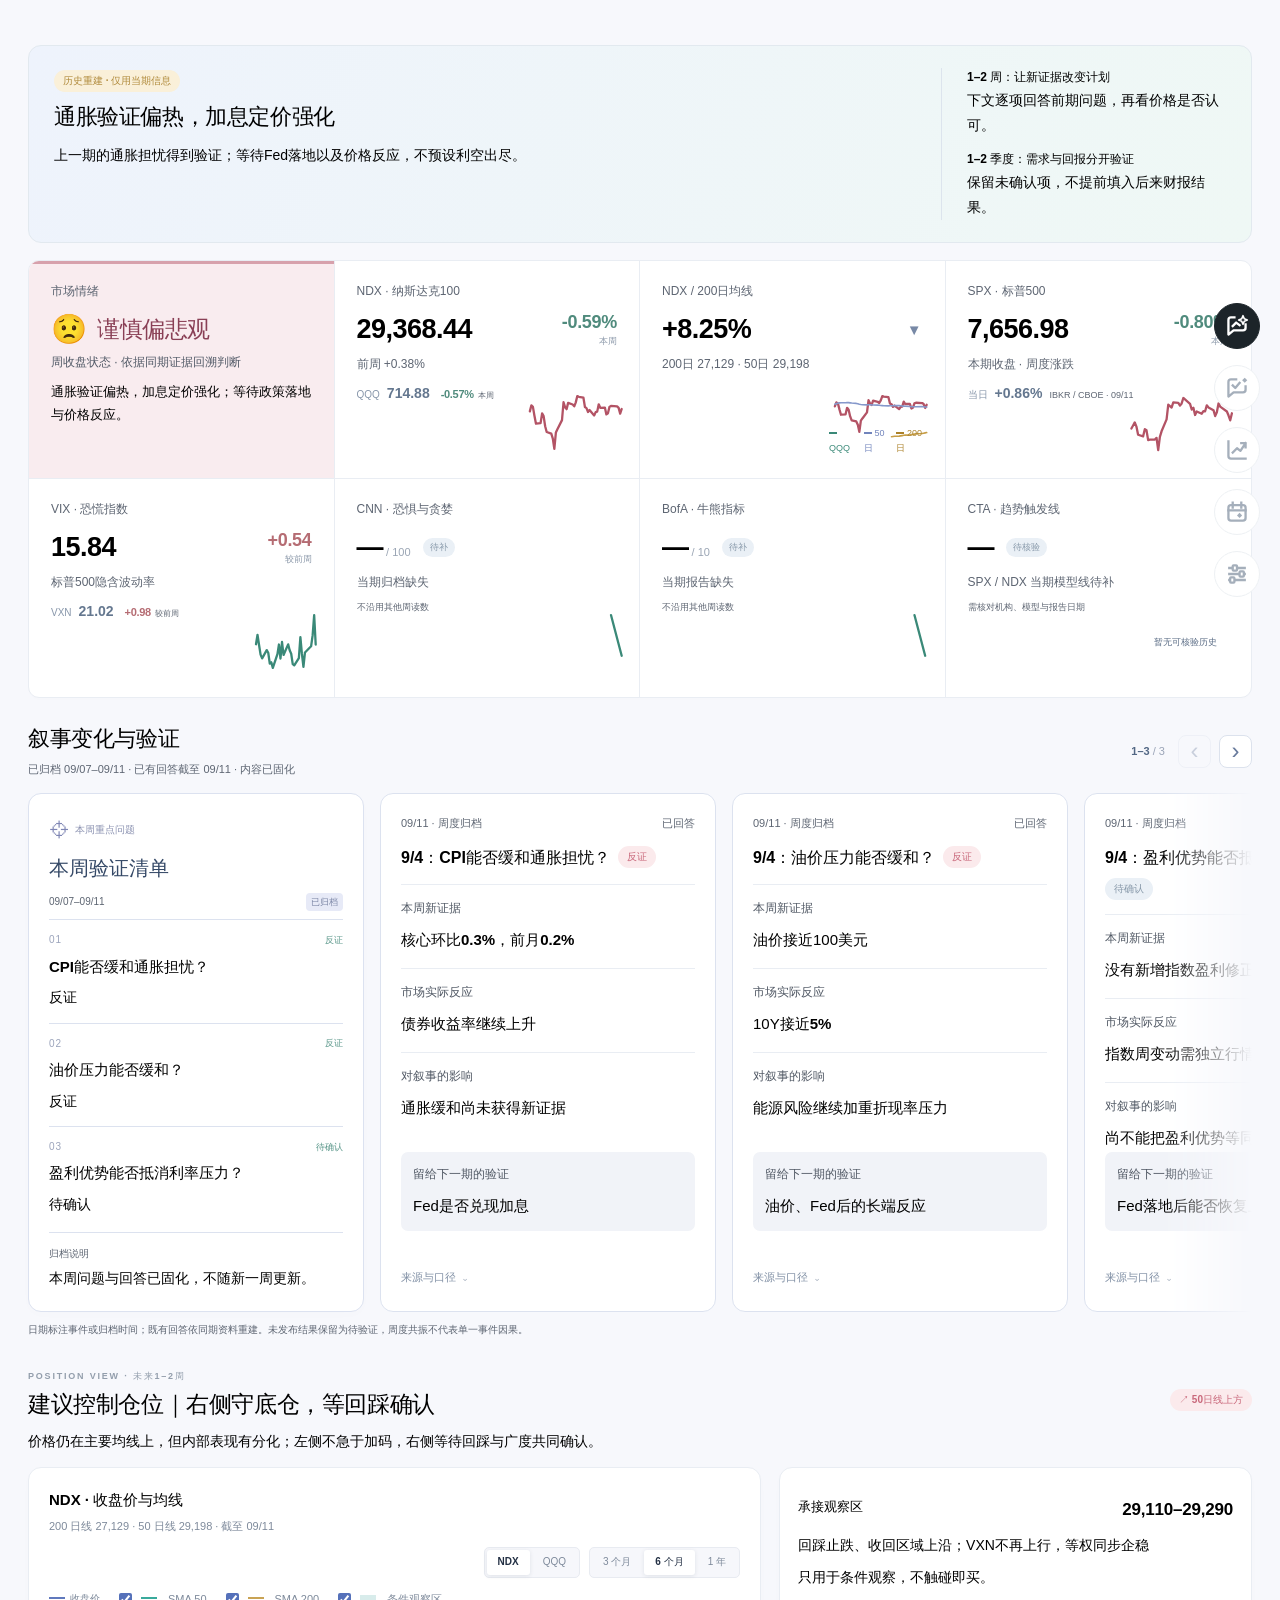
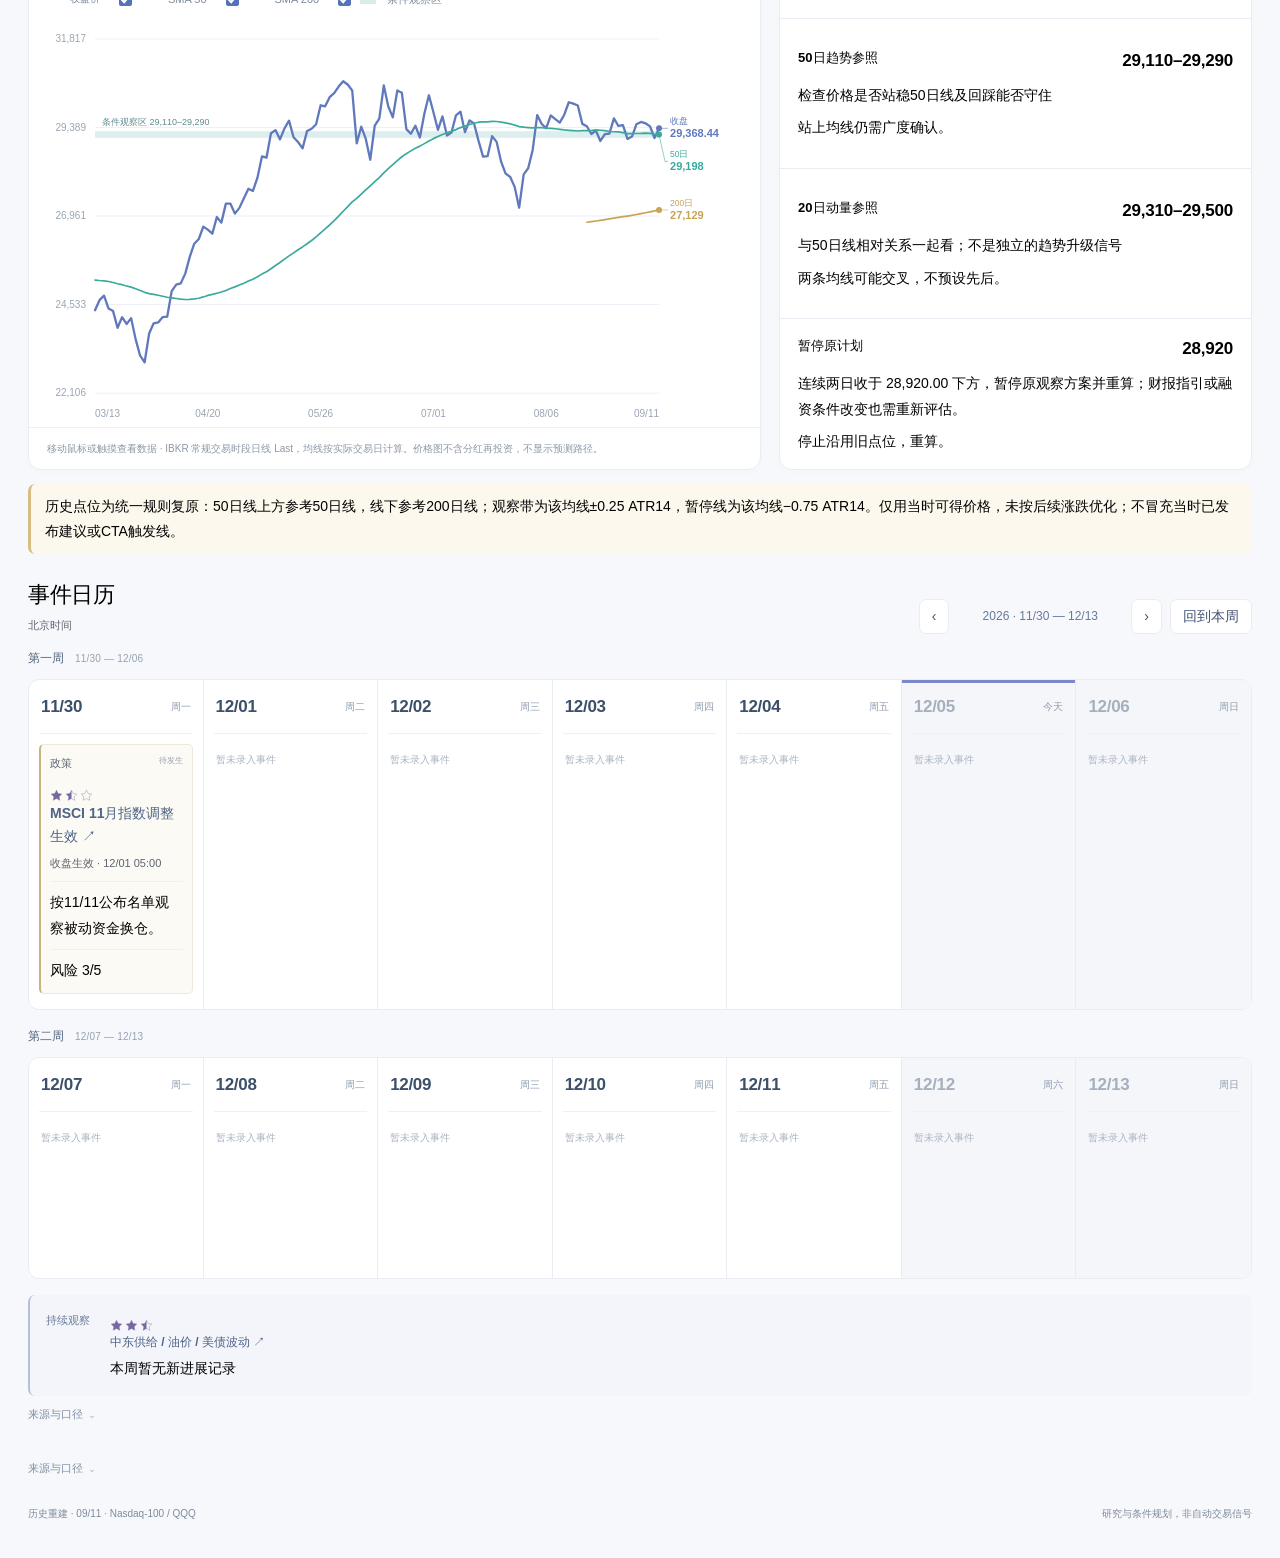
<file: weeks/2026-09-11.html>
<!doctype html>
<html lang="zh-CN"><head><meta charset="utf-8"><meta name="viewport" content="width=device-width, initial-scale=1, viewport-fit=cover"><meta name="color-scheme" content="light"><meta name="description" content="纳指叙事与点位跟踪：五个维度、关键数据图表与未来一至两周的操作条件。"><title>美股叙事与市场点位 · 2026-09-11</title>
<style>
:root{--ink:#172c3c;--muted:#677682;--teal:#087e83;--teal-soft:#eaf4f3;--amber:#a76c1b;--amber-soft:#fcf2df;--down:#21856c;--up:#c6504f;--line:#dce3e7;--paper:#fff;--bg:#f3f5f6;--nav:#112532;--radius:9px;font-family:Inter,-apple-system,BlinkMacSystemFont,"Segoe UI","PingFang SC","Microsoft YaHei",sans-serif;font-synthesis:none;color:var(--ink);background:var(--bg)}*{box-sizing:border-box}html{scroll-behavior:smooth;scroll-padding-top:28px}body{margin:0;font-size:14px;line-height:1.65}button,input,select{font:inherit}button,a{touch-action:manipulation}a{color:var(--teal);text-underline-offset:3px}button{cursor:pointer}button:focus-visible,a:focus-visible,input:focus-visible{outline:3px solid #43adae;outline-offset:3px}h1,h2,h3,p{margin:0}h1{font-weight:650;line-height:1.3;font-size:clamp(28px,3vw,40px);letter-spacing:-1px}h2{font-size:23px;line-height:1.4;letter-spacing:-.4px}h3{font-size:16px}small{font-size:11px}.mono,.value,.num{font-variant-numeric:tabular-nums;font-feature-settings:"tnum"}.sidebar{width:220px;background:var(--nav);position:fixed;inset:0 auto 0 0;padding:32px 24px;display:flex;flex-direction:column;z-index:20;color:#dde5e9}.brand{display:flex;align-items:center;gap:11px;font-size:19px;font-weight:650;letter-spacing:1px}.brand svg{width:32px;color:#68c6be}.eyebrow{font-size:10px;letter-spacing:2px;text-transform:uppercase;color:var(--muted);font-weight:650}.sidebar .eyebrow{color:#8096a4;margin-top:13px;letter-spacing:1.4px}.side-caption{font-size:11px;color:#8399a6;border-top:1px solid #2a3e4c;padding-top:21px;margin-top:28px}.nav{display:grid;gap:4px;margin-top:19px}.nav a{display:flex;gap:12px;align-items:center;padding:10px 9px;border-radius:5px;text-decoration:none;color:#b9c9d2;font-size:13px;white-space:nowrap}.nav a span{font:11px ui-monospace,monospace;color:#708996}.nav a.active,.nav a:hover{background:#243e4c;color:white}.nav a.active span{color:#74c5bf}.side-foot{margin-top:auto;font-size:11px;color:#91a5af;padding-top:24px}.side-dot{display:inline-block;width:6px;height:6px;background:#73bdb2;border-radius:50%;margin-right:5px}.main{margin-left:220px;max-width:1600px;padding:35px 42px 40px}.topbar{display:flex;justify-content:space-between;align-items:center;gap:15px;margin-bottom:24px}.topbar .eyebrow{letter-spacing:1.5px}.actions{display:flex;gap:7px}.btn{padding:7px 12px;border:1px solid #d4dde2;background:#fff;color:var(--ink);font-size:12px;border-radius:5px;white-space:nowrap}.btn:hover{background:#eaf1f3}.btn svg{width:13px;height:13px;vertical-align:-2px;margin-right:5px}.report-date{font-size:12px;color:var(--muted);margin-top:9px}.hero{background:var(--paper);border:1px solid var(--line);border-top:3px solid var(--teal);padding:28px 30px;display:grid;grid-template-columns:1fr 270px;gap:35px;margin-top:23px}.hero h2{font-size:22px;margin:10px 0}.hero p{color:#536571;max-width:820px;font-size:14px}.label{display:inline-flex;align-items:center;gap:6px;border-radius:4px;font-size:11px;padding:3px 8px;font-weight:600}.label.amber{background:var(--amber-soft);color:var(--amber)}.label.teal{background:var(--teal-soft);color:var(--teal)}.label.gray{background:#edf1f3;color:#647480}.hero-aside{border-left:1px solid var(--line);padding-left:25px;display:flex;flex-direction:column;justify-content:center;gap:12px}.hero-aside b{display:block;font-size:13px}.hero-aside p{font-size:12px}.metrics{display:grid;grid-template-columns:repeat(4,minmax(0,1fr));border:1px solid var(--line);background:var(--paper);margin:18px 0 30px}.metric{padding:19px 20px;border-right:1px solid var(--line)}.metric:last-child{border:0}.metric .key{font-size:11px;color:var(--muted)}.metric .value{font-size:29px;font-weight:620;line-height:1.4;letter-spacing:-.6px;margin:3px 0}.metric .sub{font-size:11px;color:var(--muted)}.down{color:var(--down)}.up{color:var(--up)}.section{margin-top:34px;scroll-margin-top:24px}.section-head{display:flex;justify-content:space-between;align-items:flex-end;gap:15px;margin-bottom:15px}.section-head h2{display:flex;align-items:center;gap:12px}.section-head .index{font:12px ui-monospace,monospace;color:var(--teal);border:1px solid #adc9cc;border-radius:50%;width:29px;height:29px;display:inline-flex;align-items:center;justify-content:center}.section-sub{font-size:12px;color:var(--muted);margin-top:5px}.card{background:var(--paper);border:1px solid var(--line);border-radius:var(--radius);overflow:hidden}.pad{padding:22px 24px}.grid2{display:grid;grid-template-columns:1fr 1fr;gap:16px}.grid3{display:grid;grid-template-columns:repeat(3,1fr);gap:16px}.chart-head{padding:19px 22px 0;display:flex;justify-content:space-between;align-items:flex-start;gap:12px}.chart-head p{color:var(--muted);font-size:11px;margin-top:4px}.chart{height:290px;position:relative;padding:5px 10px 0;min-width:0}.chart.tall{height:370px}.chart.short{height:230px}.chart svg{width:100%;height:100%;display:block;overflow:visible}.chart .tooltip{position:absolute;pointer-events:none;z-index:5;top:20px;background:#102937ed;color:#fff;padding:9px 12px;border-radius:5px;font-size:11px;min-width:140px;box-shadow:0 6px 25px #172c3c15;display:none;line-height:1.8}.chart-caption{border-top:1px solid #edf1f3;padding:12px 22px;color:var(--muted);font-size:11px}.chart-caption a{font-size:11px}.legend{display:flex;align-items:center;gap:15px;padding:10px 22px 0;flex-wrap:wrap;font-size:11px;color:var(--muted)}.swatch{display:inline-block;width:16px;height:2px;margin:0 5px 3px 0;background:var(--ink)}.swatch.teal{background:var(--teal)}.swatch.amber{background:#ce9238}.swatch.light{background:#91a9b7}.swatch.zone{height:9px;background:#d8eceb;margin-bottom:0}.segments{display:flex;border:1px solid #d6dfe4;border-radius:5px;padding:2px;gap:2px;background:#f5f7f8}.segments button{border:0;border-radius:3px;background:transparent;padding:4px 11px;font-size:11px;color:var(--muted)}.segments button[aria-pressed=true]{background:white;color:var(--ink);box-shadow:0 1px 4px #132b3a1a;font-weight:600}.chart-tools{display:flex;gap:9px;align-items:center;flex-wrap:wrap}.note{background:#edf5f4;border-left:3px solid var(--teal);padding:13px 16px;font-size:12px;color:#3b6268;margin-top:14px}.note.warn{background:#fcf6e9;border-color:#c18d38;color:#795f36}.insight{font-size:13px;margin-top:12px;color:#516472}.insight strong{color:var(--ink)}.table-scroll{overflow:auto}table{width:100%;border-collapse:collapse;text-align:left;font-size:12px}th{font-size:10px;color:var(--muted);font-weight:600;letter-spacing:.3px;background:#f7f9fa}th,td{padding:13px 17px;border-bottom:1px solid #e8edef;vertical-align:top}tbody tr:last-child td{border-bottom:0}td strong{font-size:13px}.action-table th:first-child{width:16%}.action-table th:nth-child(2){width:22%}.action-table td{padding-top:16px;padding-bottom:16px}.action-table .level{display:block;font-size:17px;white-space:nowrap;font-weight:600;letter-spacing:-.2px}.action-table .explain{color:var(--muted);font-size:11px;display:block;margin-top:2px}.action-table tr.active-row{background:#f0f7f6}.step-dot{display:inline-block;width:6px;height:6px;border-radius:50%;background:var(--teal);margin-right:7px}.step-dot.amber{background:#c28b36}.step-dot.gray{background:#9aa9b2}.mini-kpis{display:grid;grid-template-columns:1fr 1fr;gap:24px;margin-top:19px}.mini-kpis .value{font-size:31px;letter-spacing:-1px;font-weight:600}.mini-kpis .key{font-size:11px;color:var(--muted)}.bar-track{background:#e9eef0;height:6px;border-radius:4px;overflow:hidden;margin:10px 0}.bar-track>i{display:block;height:100%;background:var(--teal)}.delta{font-size:11px;color:var(--muted);margin-top:8px}.earnings-flow{display:grid;grid-template-columns:1fr 38px 1fr;align-items:center;text-align:center;margin:24px 0 10px}.earnings-flow .value{font-size:42px;letter-spacing:-1.5px;font-weight:650}.earnings-flow .key{font-size:11px;color:var(--muted)}.arrow{color:#91a4ad;font-size:25px}.text-list{display:grid;gap:14px}.text-list div{border-bottom:1px solid #e7ecef;padding-bottom:13px}.text-list div:last-child{border-bottom:0;padding-bottom:0}.text-list b{display:block;font-size:13px;margin-bottom:3px}.text-list p{font-size:12px;color:var(--muted)}.slider-row{margin:17px 0}.slider-label{display:flex;justify-content:space-between;font-size:12px}.slider-label output{font-weight:650}input[type=range]{width:100%;accent-color:var(--teal);margin:10px 0 0}.sensitivity{display:grid;grid-template-columns:1fr 1fr;gap:15px;align-items:center}.sensitivity-out{background:#f4f7f8;padding:20px;text-align:center;border-radius:6px}.sensitivity-out .value{font-size:40px;line-height:1.3;font-weight:650}.sensitivity-out p{font-size:11px;color:var(--muted)}.scenarios{display:grid;grid-template-columns:repeat(3,1fr);gap:16px;margin-top:16px}.scenario{border-top:3px solid #b1c3cd}.scenario:first-child{border-color:#bd924c}.scenario:nth-child(2){border-color:var(--teal)}.scenario h3{font-size:14px;margin:8px 0}.scenario p{font-size:12px;color:var(--muted)}.scenario .rule{margin-top:12px;padding-top:12px;border-top:1px solid var(--line);font-size:12px;color:var(--ink)}.sentiment-grid{display:grid;grid-template-columns:repeat(4,1fr);gap:1px;background:var(--line);border:1px solid var(--line);border-radius:7px;overflow:hidden;margin-top:16px}.sentiment{padding:18px 20px;background:white}.sentiment .value{font-size:29px;font-weight:620}.sentiment .key{font-size:11px;color:var(--muted)}.sentiment .range{height:4px;border-radius:3px;background:linear-gradient(90deg,#849caa,#d2b775,#bd8d51);position:relative;margin:12px 0 8px}.sentiment .range i{position:absolute;top:-3px;height:10px;width:3px;background:#213e4e}.sentiment small{color:var(--muted);display:block;line-height:1.5}.gap{padding:14px 18px;border:1px dashed #c5d0d6;background:#f7f9fa;font-size:12px;border-radius:6px;margin-top:12px}.gap strong{color:var(--ink)}.narrative-row{display:grid;grid-template-columns:1.05fr 1.5fr .9fr;gap:20px;padding:20px 23px;border-bottom:1px solid var(--line)}.narrative-row:last-child{border-bottom:0}.narrative-row h3{font-size:14px}.narrative-row p{font-size:12px;color:var(--muted)}.narrative-row .number{font-size:10px;color:var(--teal);letter-spacing:1px;margin-bottom:6px}.xpost{padding:18px 21px;border-bottom:1px solid var(--line);display:grid;grid-template-columns:1fr 180px;gap:25px;align-items:center}.xpost:last-child{border-bottom:0}.xpost .author{font-size:11px;color:var(--muted);margin-top:3px}.xpost p{font-size:12px;margin-top:8px;color:var(--muted)}.xpost h3{font-size:14px}.heat-value{font-size:23px;font-weight:600}.heat-value span{font-size:10px;font-weight:400;color:var(--muted)}.heat-bar{height:5px;background:#edf1f3;margin-top:8px}.heat-bar i{display:block;height:100%;background:#709fa7}.event-row{display:grid;grid-template-columns:135px 1fr 82px;gap:15px;padding:17px 22px;border-bottom:1px solid var(--line)}.event-row:last-child{border:0}.event-date{font-weight:600;font-size:12px}.event-time{font-size:10px;color:var(--muted);margin-top:3px}.event-row h3{font-size:13px}.event-row p{font-size:12px;color:var(--muted);margin-top:3px}.event-kind{font-size:10px;text-align:right;color:var(--teal)}details{border:1px solid var(--line);background:white;border-radius:6px;margin-top:12px}summary{padding:15px 19px;cursor:pointer;font-size:12px;font-weight:600}details .detail-content{padding:0 20px 20px;font-size:12px;color:var(--muted)}.sources{display:grid;grid-template-columns:1fr 1fr;gap:10px 24px;margin:10px 0}.sources a{font-size:11px}.footer{font-size:11px;color:var(--muted);padding:24px 0 0;display:flex;justify-content:space-between;gap:20px}.toast{position:fixed;bottom:25px;left:calc(50% + 80px);transform:translateX(-50%);background:#163342;color:#fff;font-size:12px;padding:10px 17px;border-radius:6px;z-index:100;box-shadow:0 4px 20px #142c3b33}.hide{display:none!important}.check-legend{font-size:11px;color:var(--muted);display:flex;gap:6px;align-items:center;cursor:pointer}.check-legend input{accent-color:var(--teal)}.quality-key{font-size:10px;letter-spacing:1px;color:var(--muted)}.divider{height:1px;background:var(--line);margin:17px 0}.download-mini{border:0;background:transparent;font-size:10px;color:var(--muted);padding:5px}.download-mini:hover{color:var(--teal)}
@media(min-width:1700px){.main{margin-left:240px;margin-right:auto;padding:40px 55px}.sidebar{width:240px}}
@media(max-width:1150px){.sidebar{width:185px;padding:27px 16px}.main{margin-left:185px;padding:26px 25px}.hero{grid-template-columns:1fr 225px;padding:23px;gap:22px}.metric{padding:16px}.metric .value{font-size:25px}.narrative-row{grid-template-columns:1fr 1.3fr}.narrative-row>div:last-child{grid-column:1/-1}.xpost{grid-template-columns:1fr 140px}}
@media(max-width:880px){.sidebar{position:static;width:100%;padding:16px 21px;display:block}.sidebar .eyebrow,.side-caption,.side-foot{display:none}.brand{font-size:16px}.brand svg{width:25px}.nav{display:flex;overflow:auto;margin:13px -10px -3px;gap:3px}.nav a{font-size:11px;padding:7px 10px}.nav a span{display:none}.main{margin:0;padding:24px 20px}.hero{grid-template-columns:1fr}.hero-aside{border-left:0;border-top:1px solid var(--line);padding:16px 0 0;display:grid;grid-template-columns:1fr 1fr}.grid2{grid-template-columns:1fr}.chart.tall{height:340px}.scenarios{gap:10px}.scenario.pad{padding:16px}.sentiment-grid{grid-template-columns:1fr 1fr}.chart-head{padding:17px 18px 0}.topbar{margin-bottom:19px}.metric .value{font-size:24px}.narrative-row{grid-template-columns:1fr 1.3fr}}
@media(max-width:560px){.main{padding:20px 14px}.topbar{align-items:flex-start}.topbar .eyebrow{font-size:8px;max-width:170px}.actions .btn{font-size:10px;padding:6px 8px}.hero{padding:21px 18px;margin-top:18px}.hero h2{font-size:19px}.hero-aside{grid-template-columns:1fr;gap:12px}.hero p{font-size:13px}.metrics{grid-template-columns:1fr 1fr;margin-bottom:25px}.metric{padding:14px 17px}.metric:nth-child(2){border-right:0}.metric:nth-child(-n+2){border-bottom:1px solid var(--line)}.metric .value{font-size:25px}.section{margin-top:28px}.section-head{align-items:flex-start}.section-head h2{font-size:20px;gap:8px}.section-head .index{width:25px;height:25px;font-size:11px}.section-sub{font-size:11px}.chart-head{flex-wrap:wrap}.chart-head h3{font-size:14px}.chart-tools{gap:8px}.segments button{padding:4px 9px}.chart.tall{height:300px}.chart{height:270px}.chart.short{height:230px}.chart-caption{padding:10px 16px;font-size:10px}.legend{padding:10px 16px 0;font-size:10px;gap:10px}.pad{padding:18px}.action-table{min-width:610px}.scenarios{grid-template-columns:1fr}.scenario .rule{margin-top:9px;padding-top:9px}.sensitivity{grid-template-columns:1fr}.sensitivity-out{padding:14px}.sensitivity-out .value{font-size:34px}.narrative-row{display:block;padding:17px}.narrative-row>div+div{margin-top:12px}.xpost{grid-template-columns:1fr 105px;gap:13px;padding:17px}.heat-value{font-size:19px}.event-row{grid-template-columns:90px 1fr;gap:10px;padding:15px}.event-kind{display:none}.event-date{font-size:10px}.event-time{font-size:9px}.event-row p{font-size:11px}.sources{grid-template-columns:1fr}.footer{display:block}.footer span{display:block;margin-top:6px}.sentiment{padding:16px}.toast{left:50%;width:max-content;max-width:90%}.mini-kpis{gap:15px}.note{padding:12px;font-size:11px}}
@media print{.sidebar,.actions,.chart-tools,.segments,.download-mini,.toast,.slider-row,button{display:none!important}.main{margin:0;padding:0;max-width:none}body{background:white;font-size:11px}.card,.hero{break-inside:avoid}.section{break-inside:auto;margin-top:22px}.section h2{font-size:19px}.chart{height:240px}.chart.tall{height:280px}.grid2{grid-template-columns:1fr 1fr}.hero{grid-template-columns:1fr 230px}.metrics{margin:15px 0}.section-head{break-after:avoid}.footer{padding-bottom:20px}a{color:inherit}details{display:none}}
/* A quiet, light research dashboard. Status direction is independent of price color. */
.swatch{background:#6079bd}.swatch.teal{background:#39aa9c}.swatch.amber{background:#c9a354}.swatch.light{background:#b8c2d5}.sentiment .state-badge{font-size:8px;padding:2px 5px;margin-left:4px}
:root{--ink:#233044;--muted:#7e8a9b;--teal:#5571ba;--teal-soft:#edf1fc;--bg:#f7f8fc;--line:#e9edf3;--nav:#fff;--radius:13px}
body{background:var(--bg)}.sidebar{position:sticky;top:0;width:100%;height:auto;inset:auto;padding:14px max(24px,calc((100vw - 1320px)/2));background:#ffffffed;border-bottom:1px solid var(--line);backdrop-filter:blur(15px);display:flex;flex-direction:row;align-items:center;justify-content:space-between;gap:22px;z-index:25;color:var(--ink)}.brand{font-size:17px;letter-spacing:.3px;white-space:nowrap}.brand svg{color:#6f65bb;width:27px}.sidebar>.eyebrow,.side-caption,.side-foot{display:none}.nav{margin:0;display:flex;gap:0;overflow:auto}.nav a{color:#778597;font-size:11px;padding:7px 9px;border-radius:5px}.nav a span{display:none}.nav a.active,.nav a:hover{background:#edf1fb;color:#5664aa}.main{max-width:1320px;padding:29px 26px 40px;margin:0 auto}.topbar{margin-bottom:18px}.eyebrow{color:#939eac;letter-spacing:1.8px;font-size:9px}h1{font-size:30px;letter-spacing:-.7px}.dashboard-word{font-size:22px;font-weight:400;color:#a0aabb}.report-date{font-size:11px}.hero{margin-top:21px;border:1px solid #e2e9ef;border-radius:13px;background:linear-gradient(110deg,#eef3fc,#eff8f5);padding:22px 25px;grid-template-columns:1fr 265px;gap:25px}.hero h2{font-size:21px}.hero p{font-size:12px;line-height:1.85}.hero-aside{border-color:#d9e3eb;padding-left:24px}.hero-aside b{font-size:12px}.hero-aside p{font-size:11px}.label{border-radius:20px;font-size:10px}.hero .label.amber{background:#fff8ea;border:1px solid #eeddba}.metrics{margin:17px 0 25px;border-radius:11px;border-color:var(--line);box-shadow:0 2px 6px #172c3c02}.metric{padding:16px 21px}.metric .value{font-size:27px;font-weight:650}.metric .key{font-size:10px}.metric .sub{font-size:10px}.card{box-shadow:0 3px 12px #31456703;border-color:var(--line)}
.pulse-heading{display:flex;justify-content:space-between;font-size:12px;font-weight:650;align-items:center;margin-bottom:12px}.pulse-mark{font-size:9px;color:#6e6ab8;margin-right:6px}.pulse-caption{font-size:10px;font-weight:400;color:#8d98a6;margin-left:7px}.pulse-grid{display:grid;grid-template-columns:repeat(5,minmax(0,1fr));gap:10px;margin-bottom:27px}.pulse-card{display:block;text-decoration:none;color:var(--ink);border-radius:10px;border:1px solid #edf0f4;padding:15px 14px 12px;transition:transform .16s,box-shadow .16s}.pulse-card:hover{transform:translateY(-3px);box-shadow:0 8px 20px #35436109}.pulse-card.good{background:#eef8f4}.pulse-card.mixed{background:#fbf7ec}.pulse-card.weak{background:#fcf0f2}.pulse-card.unknown{background:#f0f3f8}.pulse-top{display:flex;align-items:center;gap:5px;white-space:nowrap}.pulse-top>span{color:#8b97a5;font-size:15px}.pulse-top>b{font-size:10px;font-weight:600}.pulse-top .state-badge{margin-left:auto;font-size:8px;padding:2px 5px;gap:2px}.pulse-state{font-size:13px;font-weight:650;margin:11px 0 7px}.pulse-number{font-size:23px;font-weight:650;letter-spacing:-.6px;font-variant-numeric:tabular-nums}.pulse-number span{font-size:9px;font-weight:400;letter-spacing:0;color:#87909d}.pulse-compare{font-size:9px;color:#87909d;margin-top:7px;display:flex;justify-content:space-between;gap:5px}.pulse-compare b{font-weight:500;color:#6b7888}.pulse-foot{font-size:8px;color:#8c96a5;border-top:1px solid #00000005;padding-top:10px;margin-top:10px}.state-badge{display:inline-flex;align-items:center;gap:4px;white-space:nowrap;font-size:10px;font-weight:550;font-style:normal;border-radius:20px;padding:4px 9px;line-height:1.4}.state-badge.improve{background:#e4f5ee;color:#2b967a}.state-badge.worsen{background:#fbeaec;color:#c9687b}.state-badge.mixed{background:#faf0d9;color:#b08a3b}.state-badge.pending{background:#eaf0f6;color:#8798a9}.small-badge{font-size:9px;padding:2px 7px;margin:6px 0 0}.dashboard-chart-heading{display:flex;align-items:center;justify-content:space-between;margin-bottom:13px}.dashboard-chart-heading h2{font-size:22px;margin-top:3px}
.section{margin-top:31px;scroll-margin-top:90px}html{scroll-padding-top:90px}.section-head h2{font-size:21px}.section-head .index{color:#8986bb;border-color:#d9d8ee;background:#f7f5ff}.section-sub{font-size:11px}.chart-head h3{font-size:14px}.chart-head p{font-size:10px}.chart-head{padding-top:18px}.chart-caption{font-size:10px;color:#8d98a5}.chart svg text{font-family:Inter,-apple-system,BlinkMacSystemFont,"PingFang SC","Microsoft YaHei",sans-serif}.segments{background:#f6f7fb;border-color:#e8ebf1}.segments button{font-size:10px}.btn{font-size:10px;border-color:#e2e7ef;border-radius:7px;padding:7px 11px}.actions{gap:6px}.note{border-radius:7px;background:#f0f4fb;border-left-color:#9baed5;color:#6b7b96;font-size:11px}.note.warn{background:#fcf8ed;border-left-color:#d7bd82;color:#99815a}.sentiment-grid{gap:12px;background:transparent;border:0;overflow:visible}.sentiment{border:1px solid var(--line);border-radius:12px;padding:21px 22px;box-shadow:0 3px 12px #31456703}.sentiment .value{font-size:34px;margin-top:9px}.sentiment:nth-child(1) .value{color:#b99449}.sentiment:nth-child(2) .value{color:#d4a540}.sentiment:nth-child(3) .value{color:#339e86}.sentiment:nth-child(4) .value{color:#7d76b5}.sentiment small{font-size:10px;line-height:1.8}.sentiment .range{opacity:.75}.scenario{border-top-width:2px}.scenario h3{font-size:13px}.footer{font-size:10px}.toast{left:50%}.narrative-row .number{color:#8d84b2}
@media(min-width:1700px){.main{margin:0 auto;padding:32px 26px 40px}.sidebar{width:100%}}
@media(max-width:1150px){.sidebar{width:100%;padding:13px 20px}.main{margin:0 auto;padding:25px 22px}.nav a{font-size:10px;padding:7px}.pulse-grid{gap:8px}.pulse-card{padding:13px 10px}.pulse-top .state-badge{font-size:7px;padding:2px 3px}.pulse-top>b{font-size:9px}.pulse-number{font-size:21px}.pulse-number span{font-size:8px}.pulse-compare{font-size:8px}.pulse-foot{font-size:7px}}
@media(max-width:880px){.sidebar{display:block;padding:14px 21px}.nav{margin-top:11px}.nav a{padding:6px 10px;font-size:11px}.main{margin:0;padding:23px 19px}.hero{grid-template-columns:1fr}.hero-aside{border:0;border-top:1px solid #d9e3eb;padding:15px 0 0;display:grid;grid-template-columns:1fr 1fr}.pulse-grid{grid-template-columns:repeat(3,1fr)}.pulse-top>b{font-size:10px}.pulse-top .state-badge{font-size:9px;padding:3px 6px}.pulse-card{padding:14px}.pulse-number span,.pulse-foot{font-size:9px}.pulse-compare{font-size:9px}.sentiment-grid{gap:12px}}
@media(max-width:560px){.main{padding:20px 14px}.sidebar{position:static;padding:13px 17px}.brand{font-size:16px}.nav{margin-top:12px;margin-left:-7px}.nav a{font-size:10px;padding:6px 8px}h1{font-size:25px}.dashboard-word{display:block;font-size:18px;margin-top:4px}.topbar{margin-bottom:15px;gap:8px}.topbar .eyebrow{font-size:7px;max-width:140px}.actions{gap:4px}.btn{font-size:9px;padding:6px 7px}.hero{padding:19px}.hero h2{font-size:19px}.hero p{font-size:11px}.hero-aside{grid-template-columns:1fr}.metric{padding:13px 16px}.metric .value{font-size:24px}.pulse-grid{grid-template-columns:1fr 1fr;gap:9px}.pulse-card:last-child{grid-column:1/-1}.pulse-card:last-child .pulse-compare{max-width:245px}.pulse-card{padding:13px}.pulse-top>b{font-size:10px}.pulse-top .state-badge{font-size:8px}.pulse-state{font-size:12px}.pulse-number{font-size:22px}.pulse-caption{font-size:8px}.pulse-heading>.pulse-caption{display:none}.section{scroll-margin-top:20px}.section-head h2{font-size:19px}.section-head>.state-badge{font-size:8px;padding:4px 6px}.sentiment{padding:16px}.sentiment .value{font-size:30px}.chart-head h3{font-size:13px}.dashboard-chart-heading h2{font-size:20px}.narrative-row p{font-size:11px}}
@media print{.sidebar,.pulse-heading,.pulse-grid{display:none}.main{margin:0;padding:0}.hero{background:#f4f7fb}.sentiment-grid{gap:5px}.card{box-shadow:none}html{scroll-padding-top:0}}

.chain-grid{display:grid;grid-template-columns:repeat(3,minmax(0,1fr));gap:14px}.chain-card{padding:21px}.chain-card h3{margin:12px 0;font-size:14px;line-height:1.65}.chain-step{margin-top:12px;padding-top:10px;border-top:1px solid var(--line);font-size:12px;color:var(--muted)}.chain-step b{display:block;color:#536784;font-size:10px;margin-bottom:4px}.chain-next{background:#f2f6fc;padding:10px;border-radius:6px}.chain-intro{font-size:11px;color:var(--muted);margin-top:12px}.gap-chart{display:grid;place-items:center;height:100%;text-align:center;padding:25px;color:var(--muted)}@media(max-width:900px){.chain-grid{grid-template-columns:1fr}.chain-card{padding:17px}}
</style><style id="mobile-responsive-css">/* Responsive presentation layer: shared by every dated snapshot. */
.main,.section,.card,.grid2>*,.grid3>*,.hero>*,.chain-grid>*,.metric,.sentiment,.narrative-row>*{min-width:0}
@media(max-width:800px){
 html{scroll-padding-top:12px}body{overflow-x:hidden;-webkit-text-size-adjust:100%;text-size-adjust:100%}
 .main{width:100%;max-width:100%;margin:0;padding:20px 16px 36px}
 .sidebar{position:static;width:100%;padding:8px 12px;display:block;backdrop-filter:none}
 .sidebar .brand{display:none}.nav{margin:0;max-width:100%;overflow-x:auto;overscroll-behavior-x:contain;-webkit-overflow-scrolling:touch;scrollbar-width:none;gap:4px}
 .nav a{min-height:44px;display:flex;align-items:center;padding:8px 12px;font-size:12px;flex-shrink:0}
 .grid2,.grid3,.chain-grid,.scenarios{grid-template-columns:minmax(0,1fr)}
 .hero{grid-template-columns:minmax(0,1fr);padding:20px;gap:16px}.hero-aside{padding:14px 0 0;border-left:0;border-top:1px solid var(--line)}
 .topbar{flex-wrap:wrap;gap:8px}.topbar .eyebrow{max-width:none;font-size:9px}.actions{flex-wrap:wrap;gap:6px}
 button.btn,.segments button{min-height:40px;font-size:12px;padding:8px 11px}.download-mini{min-height:44px;min-width:44px;font-size:12px}
 h1{font-size:26px;line-height:1.4}.dashboard-word{font-size:18px}.report-date{font-size:12px;line-height:1.8}
 .hero h2{font-size:21px}.hero p,.hero-aside p,.text-list p,.scenario p,.insight,.narrative-row p,.chain-step{font-size:14px;line-height:1.85}
 .hero-aside b,.text-list b,.chain-card h3{font-size:14px}.section-sub,.chart-caption,.note,.gap,.delta,.detail-content{font-size:12px;line-height:1.8}
 .section-head{flex-wrap:wrap;align-items:flex-start;gap:8px}.section-head h2{font-size:20px}.section-head>.state-badge{font-size:11px}.section{scroll-margin-top:12px}
 .metrics{grid-template-columns:repeat(2,minmax(0,1fr));overflow:hidden}.metric{padding:15px 13px}.metric:nth-child(2){border-right:0}.metric:nth-child(-n+2){border-bottom:1px solid var(--line)}
 .metric .key,.metric .sub{font-size:11px;overflow-wrap:anywhere}.metric .value{font-size:25px;letter-spacing:-.7px}
 .pulse-grid{grid-template-columns:repeat(2,minmax(0,1fr));gap:10px}.pulse-card{padding:13px 12px}.pulse-card:last-child{grid-column:1/-1}
 .pulse-top{flex-wrap:wrap;white-space:normal;gap:5px}.pulse-top>b{font-size:12px}.pulse-top .state-badge{font-size:10px;margin-left:0;padding:3px 7px}.pulse-state{font-size:14px}.pulse-number{font-size:23px;overflow-wrap:anywhere}.pulse-number span,.pulse-compare,.pulse-foot{font-size:11px;line-height:1.65}.pulse-compare{flex-wrap:wrap}.pulse-heading{font-size:13px}.pulse-caption{font-size:10px}
 .chart-head{padding:16px 14px 0;flex-wrap:wrap;gap:9px}.chart-head h3{font-size:15px}.chart-head p{font-size:12px}.chart-tools{width:100%;gap:7px}.chart-tools .segments{flex-shrink:0}.chart-tools .download-mini{margin-left:auto}
 .chart{height:290px;padding-left:0;padding-right:0}.chart.tall{height:320px}.chart.short{height:250px}.legend{padding:12px 14px 0;gap:8px 13px;font-size:12px}.check-legend{font-size:12px;min-height:36px}.check-legend input{width:17px;height:17px}.chart-caption{padding:12px 14px}
 .sentiment-grid{grid-template-columns:repeat(2,minmax(0,1fr));gap:10px}.sentiment{padding:15px 12px}.sentiment .key,.sentiment small{font-size:11px}.sentiment .state-badge{font-size:10px;margin:5px 0 0}.sentiment .value{font-size:28px}
 .sensitivity{grid-template-columns:1fr}.slider-label{font-size:13px}input[type=range]{min-height:36px}.pad,.chain-card{padding:18px}.chain-step b{font-size:12px}.chain-intro{font-size:12px;line-height:1.8}
 .narrative-row{display:block;padding:18px}.narrative-row>div+div{margin-top:14px}.narrative-row h3{font-size:15px}.xpost{grid-template-columns:minmax(0,1fr);gap:12px}.xpost p{font-size:13px}.heat-value{font-size:21px}
 .event-row{grid-template-columns:minmax(0,1fr);padding:16px;gap:6px}.event-row h3{font-size:14px}.event-row p{font-size:13px}.event-date{font-size:13px}.event-time{font-size:11px}.event-kind{display:none}
 .sources{grid-template-columns:1fr}.sources a{font-size:12px;overflow-wrap:anywhere}.detail-content p{overflow-wrap:anywhere}.footer{display:block;font-size:11px}.footer span{display:block;margin-top:8px}
 /* Long comparison tables become labelled rows, preserving every cell. */
 .table-scroll{overflow:visible}.table-scroll table.mobile-cards{display:block;min-width:0;width:100%}.mobile-cards thead{display:none}.mobile-cards tbody{display:block}.mobile-cards tr{display:block;padding:12px 14px;border-bottom:1px solid var(--line)}.mobile-cards tr:last-child{border-bottom:0}.mobile-cards td{display:grid;grid-template-columns:88px minmax(0,1fr);column-gap:12px;align-items:start;padding:8px 0;border:0;font-size:13px;line-height:1.75;overflow-wrap:anywhere}.mobile-cards td:before{content:attr(data-label);font-size:11px;color:var(--muted);font-weight:500}.mobile-cards td strong{font-size:14px}.mobile-cards td .mobile-cell-content{min-width:0}.mobile-cards .level{font-size:19px;white-space:normal}.mobile-cards .explain{font-size:12px}
}
@media(max-width:360px){.main{padding:16px 12px 30px}.metric .value{font-size:22px}.pulse-grid{grid-template-columns:1fr}.pulse-card:last-child{grid-column:auto}.sentiment-grid{grid-template-columns:1fr}.mobile-cards td{grid-template-columns:76px minmax(0,1fr)}.chart-tools{gap:5px}.segments button{padding:8px}.chart.tall{height:300px}}
@media(prefers-reduced-motion:reduce){html{scroll-behavior:auto}.pulse-card{transition:none}}
</style><style id="review-preview-css">[hidden]{display:none!important}
html{scroll-padding-top:20px}.main{max-width:1440px;margin:0 auto;padding:24px 28px 36px}.topbar{margin-bottom:15px}.topbar .eyebrow{font-size:9px}h1{font-size:29px}.hero{grid-template-columns:minmax(0,1fr) 285px;padding:22px 25px;gap:28px}.hero h2{font-size:22px}.hero p{font-size:12px}.hero-aside{border-left:1px solid #dce4ed;padding-left:25px}.hero-aside b{font-size:12px}.hero-aside p{font-size:11px}.metrics{margin-bottom:23px}.section{margin-top:30px}.section-head h2{font-size:22px}
.pulse-grid{gap:10px;margin-bottom:0}.pulse-card{font:inherit;text-align:left;width:100%;cursor:pointer;padding:15px 14px 10px;position:relative}.pulse-card:hover{transform:translateY(-2px)}.pulse-card:focus-visible{outline:3px solid #7e83c2;outline-offset:3px}.pulse-card[aria-expanded=true]{box-shadow:0 0 0 2px #7785b7;background:#fff}.pulse-card[aria-expanded=true]::after{content:"";position:absolute;width:10px;height:10px;background:#fff;border-right:1px solid #d9e1ef;border-bottom:1px solid #d9e1ef;transform:rotate(45deg);bottom:-7px;left:calc(50% - 5px);z-index:2}.pulse-top{gap:4px}.pulse-top>b{font-size:11px}.pulse-top .state-badge{font-size:9px}.pulse-state{font-size:13px;margin:10px 0 6px}.pulse-number{font-size:25px}.pulse-number span{font-size:9px}.pulse-compare{font-size:10px;line-height:1.6}.pulse-foot{font-size:9px;margin-top:9px;padding-top:8px}.narrative-weight{display:flex;align-items:baseline;justify-content:space-between;margin-top:13px;font-size:11px;color:#56677e}.narrative-weight small{font-size:9px;color:#8793a4;margin-left:3px}.narrative-weight strong{font-size:20px;font-weight:650;color:#34465f;font-variant-numeric:tabular-nums}.weight-track{height:3px;background:#dfe6eb;border-radius:3px;margin-top:6px;overflow:hidden}.weight-track span{display:block;height:100%;background:#7f8ec2;border-radius:3px}.good .weight-track span{background:#78aa9c}.weak .weight-track span{background:#c88b98}.mixed .weight-track span{background:#bbaa7d}.expand-hint{display:flex;justify-content:space-between;margin-top:9px;color:#8893a4;font-size:10px}.expand-hint span{font-size:14px;line-height:12px}.pulse-heading{margin-bottom:11px}.pulse-caption{font-size:10px}
.dimension-details{background:#fff;border:1px solid #dce3f0;border-radius:12px;margin-top:14px;padding:20px 22px;box-shadow:0 4px 16px #31456704}.dimension-details>.section{margin-top:0}.dimension-details .section-head{margin-top:17px}.dimension-context{display:flex;align-items:flex-start;justify-content:space-between;gap:20px;padding-bottom:15px;border-bottom:1px solid var(--line)}.dimension-context p{font-size:12px;color:#6e7f95;line-height:1.8}.dimension-context b{font-size:12px;color:#546997}.dimension-context span{display:block}.dimension-close{border:1px solid var(--line);border-radius:6px;background:#f8f9fc;padding:7px 10px;white-space:nowrap;font:inherit;font-size:11px;color:#60759b;cursor:pointer}.weight-method{color:#8b96a6;font-size:10px;line-height:1.7;margin-top:14px}.dimension-details .section-head .index{display:none}.dimension-details .card{background:#fcfdff}
.chain-grid{display:grid;grid-template-columns:repeat(3,minmax(0,1fr));gap:14px}.chain-card{padding:22px;display:flex;flex-direction:column}.chain-card-heading{display:flex;align-items:center;gap:10px;flex-wrap:wrap}.chain-card-heading h3{font-size:17px;margin:0}.chain-card-heading .state-badge{font-size:10px}.prior-question{font-size:11px;color:#8a96a8;line-height:1.8;margin-top:9px;min-height:20px}.chain-step{font-size:12px;line-height:1.85;margin-top:14px;padding-top:12px;color:#7e8da3;border-top:1px solid var(--line)}.chain-step b{display:block;font-size:11px;font-weight:500;color:#536c94;margin-bottom:5px}.chain-next{background:#f3f5fc;border:0;border-radius:7px;padding:11px 13px;margin-top:15px}.chain-card .delta{margin-top:auto;padding-top:13px;font-size:10px}.chain-intro{font-size:10px;margin-top:10px;color:#909bae}.section-sub{font-size:11px}
.review-market{display:grid;grid-template-columns:minmax(0,1.55fr) minmax(0,1fr);gap:18px;align-items:start}.review-market>*{min-width:0}.review-chart>.card{height:100%}.review-chart .chart-head{padding:20px 20px 0;flex-wrap:wrap;gap:12px}.review-chart .chart-head h3{font-size:15px}.review-chart .chart-head p{font-size:11px}.review-chart .chart-tools{width:100%;justify-content:flex-end}.review-chart .legend{padding:12px 20px 0;font-size:10px}.review-chart .chart.tall{height:365px}.review-chart .chart-caption{font-size:10px;line-height:1.7;padding:12px 18px}.review-operation .section-head{margin:0 0 12px}.review-operation h2{font-size:17px}.review-operation .section-sub{font-size:10px;margin-top:3px}.review-operation .table-scroll{overflow:visible}.review-operation .action-table{display:block;width:100%;min-width:0}.review-operation .action-table thead{display:none}.review-operation .action-table tbody{display:block}.review-operation .action-table tr{display:grid;grid-template-columns:minmax(0,1fr) auto;gap:6px 12px;padding:13px 17px;border-bottom:1px solid var(--line)}.review-operation .action-table tr:last-child{border-bottom:0}.review-operation .action-table td{display:block;border:0;padding:0!important;font-size:11px;line-height:1.75;min-width:0}.review-operation .action-table td::before{display:none}.review-operation .phase-cell{font-weight:600;font-size:12px!important}.review-operation .price-cell{text-align:right}.review-operation .level{font-size:17px;white-space:nowrap}.review-operation .condition-cell,.review-operation .meaning-cell{grid-column:1/-1}.review-operation .condition-cell{color:#708199}.review-operation .meaning-cell{color:#526a8c}.review-operation .note{margin-top:10px;padding:10px 12px;font-size:10px;line-height:1.7}.dashboard-chart-heading{margin-top:30px}.dashboard-chart-heading h2{font-size:22px}
.x-logo{width:21px;height:21px;vertical-align:-2px;margin-right:10px;color:#253345}.x-card-grid{display:grid;grid-template-columns:repeat(3,minmax(0,1fr));gap:14px}.x-card{padding:22px;display:flex;flex-direction:column;min-width:0}.x-card-top{display:flex;justify-content:space-between;align-items:center;font-size:10px}.x-card-top a{text-decoration:none;color:#778aab}.x-card-number{color:#a7b2c4;font-size:11px;letter-spacing:2px}.x-card h3{font-size:17px;line-height:1.5;margin:13px 0 6px}.x-author{font-size:10px;color:#8c99ab}.x-view{font-size:12px;line-height:1.85;color:#54667d;margin-top:15px}.x-card blockquote{margin:15px 0;padding:12px 14px;background:#f6f7fb;border-left:2px solid #acb7cd;border-radius:0 6px 6px 0}.x-card blockquote>span{font-size:9px;color:#8c98aa}.x-card blockquote p{font-size:12px;line-height:1.7;color:#647491;margin-top:5px;overflow-wrap:anywhere}.x-impact h4{font-size:11px;font-weight:500;margin:0 0 11px}.x-impact h4 small{font-weight:400;color:#9aa5b3;font-size:9px;margin-left:5px}.impact-item{margin-bottom:12px}.impact-tag{display:inline-block;border-radius:5px;padding:4px 7px;font-size:10px;font-weight:500}.positive{background:#fff0ef;color:#b86d70}.negative{background:#eaf5f1;color:#528c7b}.neutral{background:#edf1f7;color:#75869f}.impact-item p{font-size:11px;line-height:1.8;margin-top:6px;color:#78879c}.x-next{margin-top:auto;background:#f3f5fc;border-radius:7px;padding:11px 13px;font-size:11px;line-height:1.85;color:#7c8da7}.x-next b{font-size:10px;color:#5c7093;font-weight:500}.x-card-footer{margin-top:14px;font-size:10px}.x-card-footer a{color:#6c7ca1}.x-card-footer small{display:block;margin-top:9px;font-size:9px;color:#9aa5b3}.fineprint{font-size:10px;color:#8a97aa;line-height:1.8;margin-top:10px}
.source-disclosure{border:1px solid var(--line);border-radius:11px;background:#fff}.source-disclosure summary{display:flex;justify-content:space-between;align-items:center;gap:15px;padding:19px 22px;cursor:pointer;list-style:none}.source-disclosure summary::-webkit-details-marker{display:none}.source-disclosure summary>span:first-child{font-size:17px;font-weight:600}.source-hint{font-size:10px;color:#8796aa;display:flex;align-items:center;gap:14px}.source-hint i{font-size:18px;font-style:normal}.source-disclosure[open] .source-hint i{transform:rotate(45deg)}.source-content{border-top:1px solid var(--line);padding:18px 22px;font-size:11px;line-height:1.8}.scan-source-list{display:grid;grid-template-columns:repeat(3,minmax(0,1fr));gap:10px 22px;margin-top:15px}.scan-source-list a{font-size:10px;overflow-wrap:anywhere}
@media(max-width:1100px){.pulse-top{flex-wrap:wrap}.pulse-top .state-badge{margin-left:0}.pulse-top>b{font-size:10px}.review-market{grid-template-columns:minmax(0,1.35fr) minmax(0,1fr)}.chain-card,.x-card{padding:18px}.review-chart .chart.tall{height:400px}.main{padding:22px}.hero{grid-template-columns:1fr 240px}}
@media(max-width:900px){.review-market{grid-template-columns:1fr}.review-chart .chart.tall{height:330px}.hero{grid-template-columns:1fr}.hero-aside{display:grid;grid-template-columns:1fr 1fr;border-left:0;border-top:1px solid #dce4ed;padding:14px 0 0;gap:18px}.pulse-grid{grid-template-columns:repeat(3,minmax(0,1fr))}.pulse-top{flex-wrap:nowrap}.pulse-top .state-badge{margin-left:auto}.chain-grid,.x-card-grid{grid-template-columns:1fr}.chain-step{font-size:13px}.chain-card-heading h3,.x-card h3{font-size:17px}.x-view{font-size:13px}.chain-card .delta{margin-top:0}.x-card-grid{gap:14px}}
@media(max-width:800px){.main{padding:19px 15px 30px}.topbar{margin-bottom:13px}h1{font-size:25px}.dashboard-word{font-size:18px}.hero{padding:19px;gap:15px}.hero p{font-size:13px}.hero-aside p{font-size:12px}.hero-aside b{font-size:12px}.hero h2{font-size:20px}.pulse-grid{grid-template-columns:repeat(2,minmax(0,1fr));gap:9px}.pulse-card:last-child{grid-column:1/-1}.pulse-card{padding:14px 12px 10px}.pulse-heading{align-items:flex-start;gap:10px}.pulse-heading>.pulse-caption{display:block;max-width:115px;text-align:right;font-size:9px;line-height:1.6}.pulse-heading>span>.pulse-caption{display:block;margin:4px 0 0;font-size:9px}.pulse-compare{font-size:10px}.pulse-top>b{font-size:10px}.pulse-top .state-badge{font-size:8px}.pulse-number{font-size:24px}.narrative-weight{font-size:11px}.expand-hint{font-size:10px}.dimension-details{padding:16px 14px}.dimension-context{gap:12px}.dimension-context span{font-size:11px}.dimension-close{font-size:10px;padding:7px}.dimension-details .section-head h2{font-size:19px}.chain-card,.x-card{padding:20px}.prior-question{font-size:12px}.review-operation .action-table td{font-size:12px}.review-operation .section-head h2{font-size:19px}.review-chart .chart-tools{justify-content:flex-start}.review-chart .chart-head{padding:17px 15px 0}.review-chart .legend{padding:10px 15px 0}.review-chart .chart-caption{font-size:10px}.review-operation .note{font-size:11px}.scan-source-list{grid-template-columns:1fr}.source-disclosure summary{padding:17px}.source-content{padding:16px}.source-hint{font-size:10px}.source-hint i{font-size:17px}.impact-item p,.x-next{font-size:12px}.x-author{font-size:11px}.x-card blockquote>span{font-size:10px}}
@media(max-width:380px){.hero-aside{grid-template-columns:1fr}.pulse-top{flex-wrap:wrap}.pulse-top .state-badge{margin-left:0}.pulse-grid{grid-template-columns:1fr}.pulse-card:last-child{grid-column:auto}.source-hint{max-width:130px}.review-operation .level{font-size:16px}}
@media(prefers-reduced-motion:reduce){html{scroll-behavior:auto}.pulse-card{transition:none}}

/* Review round 2: paired market readings, visible signal cues and a dated calendar. */
.market-overview{display:grid;grid-template-columns:repeat(4,minmax(0,1fr));overflow:hidden;margin-top:17px;margin-bottom:25px}
.market-overview .metric{padding:17px 20px 15px;border:0;border-right:1px solid var(--line);border-bottom:1px solid var(--line);min-width:0}
.market-overview .metric:nth-child(4n){border-right:0}.market-overview .metric:nth-child(n+5){border-bottom:0}
.market-overview .key{font-size:10px;color:#8492a6;margin-bottom:8px}.market-overview .value{font-size:27px;line-height:1.2;font-weight:650;font-variant-numeric:tabular-nums;letter-spacing:-.5px}
.market-overview .value small{font-size:11px;letter-spacing:0;color:#9aa5b4;font-weight:400}.market-overview .sub{font-size:10px;line-height:1.8;margin-top:5px;color:#8b98ab}.market-overview .sub b{font-weight:550;color:#697c97}
.metric-value-row{display:flex;align-items:center;gap:12px}.metric-value-row .state-badge{font-size:9px;padding:3px 7px}
.metric-secondary{display:flex;align-items:baseline;gap:7px;flex-wrap:wrap;font-size:10px;line-height:1.7;color:#8796aa;margin-top:8px}.metric-secondary b{font-size:14px;font-weight:550;color:#64778f;font-variant-numeric:tabular-nums}.metric-secondary small{font-size:9px}.metric-note{font-size:9px;color:#9aa6b5}.metric-note a{font-size:9px;color:#8999b2;text-decoration:none;border-bottom:1px solid #d9e0ed}
.chain-step strong{color:#354a68;font-weight:650}.chain-step-heading{display:flex;align-items:center;justify-content:space-between;gap:10px;margin-bottom:7px}.chain-step-heading b{margin:0}.chain-step-heading .state-badge{font-size:9px;padding:3px 7px;line-height:1.3}.chain-step>p{margin:0;line-height:1.85}.chain-card .chain-next{margin-top:auto}.chain-card .chain-step:nth-last-child(3){margin-bottom:15px}.chain-card .delta{margin-top:0}
.review-market{align-items:stretch;gap:14px 18px}.review-chart{display:flex;min-height:0}.review-chart>.card{display:flex;flex-direction:column;width:100%;height:auto;min-width:0}.review-chart .chart.tall{height:auto;min-height:330px;flex:1}.review-chart .chart-caption{flex-shrink:0}.review-operation{display:flex;min-width:0}.review-operation>.card{display:flex;flex:1;min-width:0}.review-operation .action-table{display:flex;flex:1;flex-direction:column}.review-operation .action-table tbody{display:grid;grid-template-rows:repeat(4,1fr);flex:1}.review-operation .action-table tr{align-content:center;gap:7px 12px;padding:15px 18px}.review-operation .condition-cell{line-height:1.85}.review-operation .meaning-cell{font-weight:500;line-height:1.85}.review-invalidation{grid-column:1/-1;margin-top:0!important;padding:10px 14px;font-size:10px;line-height:1.8}
.calendar-week{margin-top:17px}.calendar-week:first-child{margin-top:0}.calendar-week-title{display:flex;align-items:baseline;gap:11px;margin-bottom:10px}.calendar-week-title b{font-size:12px;font-weight:600;color:#51647e}.calendar-week-title span{font-size:10px;color:#95a1b2;letter-spacing:.2px}.calendar-grid{display:grid;grid-template-columns:repeat(7,minmax(0,1fr));border:1px solid var(--line);border-radius:11px;overflow:hidden;background:#fff}.calendar-day{min-width:0;padding:13px 10px 15px;border-right:1px solid var(--line);min-height:220px}.calendar-day:last-child{border-right:0}.calendar-day.weekend{background:#f5f6fa}.calendar-day>header{display:flex;justify-content:space-between;align-items:center;padding:0 2px 12px;margin-bottom:3px;border-bottom:1px solid #edf0f5}.calendar-day time{font-size:17px;letter-spacing:-.3px;font-weight:650;color:#3d5069;font-variant-numeric:tabular-nums}.calendar-day>header>span{font-size:10px;color:#8d9bad}.calendar-day.weekend time{color:#a6b0bd}.calendar-empty{font-size:10px;color:#aab4c1;padding:15px 2px}.calendar-event{border:1px solid #e7ecf5;border-left:2px solid #a8b5d6;border-radius:5px;padding:9px 9px 10px;margin-top:10px;background:#fafbfe}.calendar-event.earnings{background:#f7faf9;border-color:#e3eee9;border-left-color:#93b7ac}.calendar-event.policy{background:#fcfaf4;border-color:#eee8d9;border-left-color:#c6b47d}.calendar-event-top{font-size:9px;color:#8c9ab1;margin-bottom:6px}.calendar-event.earnings .calendar-event-top{color:#7a9c90}.calendar-event.policy .calendar-event-top{color:#ad9967}.calendar-event h3{font-size:12px;font-weight:600;line-height:1.7;margin:0;overflow-wrap:anywhere}.calendar-event h3 a{color:#4f6487;text-decoration:none}.calendar-event h3 a:hover{text-decoration:underline}.calendar-time{font-size:9px;line-height:1.75;color:#7b8ca6;margin-top:5px}.calendar-event>p{font-size:10px;line-height:1.8;color:#8391a6;margin-top:8px;padding-top:8px;border-top:1px solid #e6eaf28c}.calendar-ongoing{display:flex;align-items:flex-start;gap:20px;background:#f3f5fa;border-left:2px solid #b7c0d9;border-radius:7px;padding:14px 16px;margin-top:16px}.calendar-ongoing>b{font-size:11px;color:#6c7e99;white-space:nowrap;padding-top:2px}.calendar-ongoing>div{flex:1;min-width:0}.calendar-ongoing .calendar-event{background:transparent;border:0;margin:0;padding:0}.calendar-ongoing .calendar-event-top,.calendar-ongoing .calendar-time{display:none}.calendar-ongoing .calendar-event>p{border:0;padding:0;margin-top:4px}.calendar-ongoing .calendar-event h3{font-size:12px}
@media(max-width:1100px){.market-overview .metric{padding:15px 16px}.market-overview .value{font-size:25px}.metric-value-row{gap:7px}.calendar-day{padding:11px 7px}.calendar-event{padding:8px 7px}.calendar-event h3{font-size:11px}.calendar-day time{font-size:16px}.calendar-day>header>span{font-size:9px}}
@media(max-width:900px){.review-chart .chart.tall{min-height:330px;flex:none;height:330px}.review-invalidation{grid-column:auto}.review-operation .action-table tbody{display:block}.review-operation .action-table tr{min-height:100px}.calendar-grid{grid-template-columns:repeat(4,minmax(0,1fr))}.calendar-day{border-bottom:1px solid var(--line);min-height:185px}.calendar-day:nth-child(4){border-right:0}.calendar-day:nth-child(n+5){border-bottom:0}.calendar-day:last-child{border-right:1px solid var(--line)}.calendar-event h3{font-size:12px}.chain-card .chain-next{margin-top:15px}.market-overview .value{font-size:24px}.metric-value-row{flex-wrap:wrap;gap:5px}}
@media(max-width:800px){.market-overview{grid-template-columns:repeat(2,minmax(0,1fr))}.market-overview .metric{padding:15px 14px;border-right:1px solid var(--line);border-bottom:1px solid var(--line)}.market-overview .metric:nth-child(2n){border-right:0}.market-overview .metric:nth-child(n+5){border-bottom:1px solid var(--line)}.market-overview .metric:nth-child(n+7){border-bottom:0}.market-overview .key{font-size:10px}.market-overview .value{font-size:25px}.metric-secondary{gap:5px}.metric-secondary small{font-size:9px}.metric-secondary b{font-size:13px}.metric-note{font-size:9px}.chain-step-heading .state-badge{font-size:9px}.calendar-week-title b{font-size:13px}.calendar-week-title span{font-size:11px}.calendar-grid{grid-template-columns:repeat(2,minmax(0,1fr))}.calendar-day{padding:13px 9px;border-right:1px solid var(--line)!important;border-bottom:1px solid var(--line)!important;min-height:155px}.calendar-day:nth-child(2n){border-right:0!important}.calendar-day:last-child{grid-column:1/-1;border-right:0!important;border-bottom:0!important;min-height:70px}.calendar-day:last-child>header{border:0;padding-bottom:0;margin-bottom:0}.calendar-day:last-child>.calendar-empty{padding:5px 2px}.calendar-day time{font-size:18px}.calendar-day>header>span{font-size:11px}.calendar-event{padding:10px 9px}.calendar-event h3{font-size:12px}.calendar-event-top{font-size:10px}.calendar-time{font-size:10px}.calendar-event>p{font-size:11px}.calendar-ongoing{display:block;padding:14px}.calendar-ongoing>div{margin-top:8px}.review-invalidation{font-size:11px}.review-operation .action-table tr{padding:15px}.metric-value-row{flex-wrap:wrap}.metric-value-row .state-badge{font-size:8px}.review-operation .level{font-size:16px}}

/* Review round 3: visible weekly changes and a separate compact event lens. */
.metric-primary-row{display:flex;align-items:center;justify-content:space-between;gap:12px;min-height:35px}.metric-primary-row>.value{flex-shrink:0}.metric-primary-row.metric-value-row{justify-content:flex-start}.metric-primary-row.metric-value-row>.metric-change{margin-left:auto}.metric-change{display:inline-flex;flex-direction:column;align-items:flex-end;justify-content:center;white-space:nowrap;line-height:1.3;flex-shrink:0}.metric-change strong{font-size:18px;font-weight:650;font-variant-numeric:tabular-nums;letter-spacing:-.3px}.metric-change small{font-size:9px;font-weight:400;color:#8c99aa;margin-top:2px}.metric-change.up{color:#b56c73}.metric-change.down{color:#508b7d}.metric-change.flat{color:#8f9baa}.metric-secondary .metric-change{display:inline-flex;flex-direction:row;gap:4px;margin-left:4px;align-items:baseline}.metric-change.compact strong{font-size:12px}.metric-change.compact small{font-size:8px}.weekly-direction{font-size:12px;line-height:1;letter-spacing:-1.6px;color:#7889a6;white-space:nowrap;flex-shrink:0;cursor:help}.weekly-direction.flat{font-size:14px;letter-spacing:0;color:#a8b2c0}.weekly-direction.unknown{font-size:18px;letter-spacing:0;color:#b7c0cd}.metric-primary-row>.weekly-direction{font-size:15px;margin-right:3px;letter-spacing:-2px}.weight-reading{display:inline-flex;align-items:center;gap:6px}.narrative-weight>span:first-child{font-size:10px}.narrative-weight small{font-size:8px;margin-left:2px}.narrative-weight strong{font-size:20px}.pulse-grid{grid-template-columns:1.1fr repeat(5,minmax(0,1fr));gap:9px}.pulse-card{display:flex;flex-direction:column;min-width:0;padding:15px 13px 10px}.pulse-top{min-height:23px}.pulse-top>b{font-size:10px;white-space:nowrap}.pulse-top .state-badge{font-size:8px;padding:3px 5px}.pulse-card .pulse-foot{margin-bottom:auto}.pulse-card .narrative-weight{margin-top:13px}.pulse-card .expand-hint{width:100%}.event-driver-card{background:#f1f0f9;border-color:#e1dff0!important}.event-driver-card[aria-expanded=true]{background:#fff}.event-card-label{font-size:8px;white-space:nowrap;color:#9892ac;background:#e8e6f3;border-radius:4px;padding:3px 5px;margin-left:auto}.event-weight-list{margin:13px 0 0;width:100%}.event-weight-row{display:grid;grid-template-columns:minmax(0,1fr) auto;gap:5px 8px;margin-bottom:15px}.event-weight-row>span{font-size:11px;font-weight:500;color:#5c617d}.event-weight-row>strong{font-size:15px;color:#5e5d86;font-weight:650;line-height:1.1;font-variant-numeric:tabular-nums}.event-weight-row>i{grid-column:1/-1;height:3px;display:block;background:#deddec;border-radius:4px;overflow:hidden}.event-weight-row em{height:100%;display:block;background:#9c97bd;border-radius:4px}.event-weight-note{margin-top:auto;font-size:9px;color:#9993ad;line-height:1.7;padding-top:4px}.event-driver-card .expand-hint{border-top:1px solid #e0deec;padding-top:9px}.direction-legend{display:flex;justify-content:flex-end;gap:14px;font-size:9px;color:#96a1b2;margin:10px 0 0;line-height:1.6;flex-wrap:wrap}.direction-legend span:last-child{cursor:help}.dimension-details{margin-top:12px}.event-detail-grid{display:grid;grid-template-columns:repeat(2,minmax(0,1fr));gap:14px;margin-top:16px}.event-detail-card{padding:20px 22px;display:flex;flex-direction:column;min-width:0}.event-detail-top{display:flex;justify-content:space-between;gap:10px;align-items:center;font-size:10px;color:#97a2b4}.event-detail-top b{font-size:10px;font-weight:500;color:#867d9e}.event-detail-card h3{font-size:18px;line-height:1.6;margin:9px 0 10px}.event-detail-lead,.event-bottom-line{font-size:12px;line-height:1.85;color:#7b8ba2}.event-detail-lead{margin:0}.event-bottom-line{padding-top:13px;margin:12px 0 0;border-top:1px solid var(--line)}.event-bottom-line b{color:#536783;font-weight:600}.event-mini-chart{margin:18px 0 0}.event-bar{display:grid;grid-template-columns:48px minmax(0,1fr) 65px;align-items:center;gap:14px;margin:12px 0}.event-bar>span{font-size:12px;color:#68817c}.event-bar>strong{font-size:18px;font-weight:600;color:#4e8579;text-align:right;font-variant-numeric:tabular-nums}.event-bar>i{height:14px;background:#edf3f2;border-radius:3px;overflow:hidden}.event-bar em{height:100%;display:block;background:#91b6aa;border-radius:3px}.event-mini-chart small{font-size:9px;color:#98a5b4}.event-stat-grid{display:grid;grid-template-columns:1.3fr 1fr 1fr;gap:10px;margin:9px 0 4px}.event-stat-grid>div{min-width:0;background:#f3f5fa;padding:13px 12px;border-radius:7px}.event-stat-grid span{display:block;font-size:10px;color:#8997aa}.event-stat-grid strong{display:block;font-size:20px;white-space:nowrap;font-weight:600;color:#4f617d;margin:5px 0;font-variant-numeric:tabular-nums}.event-stat-grid small{display:block;font-size:9px;color:#9ca7b6}.event-detail-sources{display:flex;gap:14px;flex-wrap:wrap;padding-top:16px;margin-top:auto;font-size:10px}.event-detail-sources a{color:#7d89a5}.event-method{font-size:9px;line-height:1.7;color:#96a1b1;margin:12px 0 0}.event-archive-row{padding:11px 0;border-top:1px solid var(--line);font-size:12px;line-height:1.8}.event-archive-row>div{display:flex;justify-content:space-between;gap:12px;color:#596b84}.event-archive-row strong{font-size:15px;color:#80779b}.event-archive-row p{font-size:12px;color:#8391a5;margin:4px 0}.event-archive-row a{font-size:10px;color:#8996ad}.event-price-response{grid-template-columns:1fr 1fr}.event-next{padding:13px 15px;background:#f3f5fc;border-radius:7px;font-size:12px;line-height:1.8;color:#7b8da7;margin-top:18px}.event-next b{font-size:10px;color:#6c7e9b;font-weight:500}.event-interpretation{font-size:9px;color:#98a4b4;margin-top:auto;padding-top:14px}.strategy-note{font-size:11px;line-height:1.8;color:#8897ac;margin-top:8px}.dashboard-chart-heading{align-items:flex-start;gap:18px}.dashboard-chart-heading h2{font-size:23px;line-height:1.5}.dashboard-chart-heading>.state-badge{margin-top:20px;white-space:nowrap}.review-chart .chart{min-width:0}
@media(max-width:1199px){.pulse-grid{grid-template-columns:repeat(3,minmax(0,1fr))}.pulse-card{min-height:242px}.pulse-top>b{font-size:11px}.event-weight-row{margin-bottom:13px}.event-detail-card{padding:18px}.event-stat-grid{gap:7px}.event-stat-grid>div{padding:11px 8px}.event-stat-grid strong{font-size:17px}.event-bar{gap:10px}.metric-primary-row{gap:8px}.metric-change strong{font-size:16px}.market-overview .value{font-size:24px}}
@media(max-width:800px){.pulse-grid{grid-template-columns:repeat(2,minmax(0,1fr))}.pulse-card{min-height:0;padding:15px 12px 11px}.event-driver-card{grid-column:1/-1}.event-driver-card .event-weight-list{display:grid;grid-template-columns:repeat(3,minmax(0,1fr));gap:12px}.event-driver-card .event-weight-row{gap:7px;align-items:center;margin-bottom:5px}.event-weight-row>span{font-size:10px}.event-weight-row>strong{font-size:15px}.event-driver-card .expand-hint{margin-top:7px}.event-weight-note{padding-top:6px}.pulse-card:last-child{grid-column:1/-1}.pulse-card .pulse-foot{margin-bottom:0}.event-detail-grid{grid-template-columns:1fr}.event-detail-card{padding:17px}.event-detail-card h3{font-size:17px}.event-stat-grid{grid-template-columns:1fr 1fr}.event-stat-grid>div:first-child{grid-column:1/-1}.event-stat-grid strong{font-size:20px}.event-stat-grid>div:first-child strong{font-size:22px}.event-price-response>div:first-child{grid-column:auto}.event-price-response strong,.event-price-response>div:first-child strong{font-size:21px}.event-detail-sources{gap:12px}.direction-legend{justify-content:flex-start;gap:5px 13px;font-size:9px}.direction-legend span:last-child{display:none}.market-overview .value{font-size:21px;letter-spacing:-.6px}.metric-primary-row{gap:5px;align-items:center}.metric-change strong{font-size:12px;letter-spacing:-.3px}.metric-change small{font-size:8px}.metric-primary-row.metric-value-row{flex-wrap:wrap;justify-content:space-between}.metric-primary-row.metric-value-row .state-badge{order:3}.metric-primary-row.metric-value-row>.metric-change{margin-left:0}.metric-secondary{gap:4px}.metric-secondary .metric-change{margin-left:0;gap:3px}.metric-change.compact strong{font-size:10px}.metric-change.compact small{font-size:8px}.metric-primary-row>.weekly-direction{font-size:12px}.market-overview .metric{padding:15px 11px}.dashboard-chart-heading{display:block}.dashboard-chart-heading h2{font-size:20px}.dashboard-chart-heading>.state-badge{display:inline-block;margin-top:8px}.strategy-note{font-size:12px}.weight-reading{gap:5px}}
@media(max-width:380px){.event-driver-card .event-weight-list{grid-template-columns:1fr}.event-weight-row{grid-template-columns:1fr auto}.event-driver-card .event-weight-row{margin-bottom:10px}.market-overview .value{font-size:20px}.metric-change strong{font-size:11px}.pulse-top{flex-wrap:wrap}}
/* A fixed weekly checklist with a dated verification carousel. */
#verification>.section-head{align-items:center;gap:16px}
.verification-paging{display:flex;align-items:center;gap:8px;flex-shrink:0}
.record-count{font-size:11px;color:#9aa4b7;font-variant-numeric:tabular-nums;margin-right:5px;white-space:nowrap}.record-count b{color:#526784;font-weight:600}
.verification-paging button{width:33px;height:33px;border:1px solid #dce2ed;border-radius:8px;background:#fff;color:#687a9c;font-size:24px;line-height:1;cursor:pointer;transition:background .15s}
.verification-paging button:hover{background:#eceffa}.verification-paging button:focus-visible,.verification-viewport:focus-visible{outline:2px solid #7e83c2;outline-offset:3px}
.verification-layout{display:grid;grid-template-columns:244px minmax(0,1fr);gap:16px;align-items:stretch}
.week-pending{padding:21px 19px;background:linear-gradient(150deg,#f0f2fc,#f8fafc);border-color:#dce2f0;display:flex;flex-direction:column;min-width:0}
.pending-card-top{display:flex;gap:7px;align-items:center;font-size:10px;color:#8b92b1}.pin-mark{font-size:19px;color:#7f86b4}.week-pending h3{font-size:20px;margin:6px 0 8px;color:#354967}
.pending-period{display:flex;justify-content:space-between;align-items:center;font-size:10px;color:#8491a8;margin:0 0 8px}.pending-period span{background:#e7eaf7;padding:2px 5px;border-radius:4px;color:#7e88a7;font-size:9px}
.week-pending ol{list-style:none;margin:0;padding:0}.week-pending li{padding:12px 0;border-top:1px solid #dce2ef}.question-row{display:flex;justify-content:space-between;align-items:center;margin-bottom:5px}.question-number{font-size:10px;letter-spacing:1px;color:#9ca5bc}.question-status{font-size:9px;color:#a39260}.answered .question-status{color:#5a978a}
.week-pending h4{font-size:12px;font-weight:550;line-height:1.7;margin:0 0 6px;color:#405673}.week-pending li p{font-size:10px;line-height:1.7;color:#8998af;margin:0}.week-pending li small{display:block;font-size:9px;line-height:1.7;color:#98a3b6;margin-top:3px}
.pending-foot{border-top:1px solid #dce2ef;padding-top:12px;margin-top:auto;font-size:10px;line-height:1.7;color:#8c99b0}.pending-foot b{font-size:10px;font-weight:500;color:#647a98}.pending-foot p{margin:4px 0 0}
.verification-carousel{min-width:0;display:flex;flex-direction:column}.verification-viewport{width:100%;overflow:hidden;min-width:0;flex:1;touch-action:pan-y;mask-image:linear-gradient(to right,transparent 0,#000 7%,#000 93%,transparent 100%);-webkit-mask-image:linear-gradient(to right,transparent 0,#000 7%,#000 93%,transparent 100%)}
.verification-track{position:relative;display:flex;gap:16px;align-items:stretch;width:100%;height:100%;will-change:transform}
.verification-track>.chain-card{flex:0 0 calc(50% - 16px);min-width:0;padding:22px;box-sizing:border-box;opacity:.48;transition:opacity .25s;border-radius:13px;overflow-wrap:anywhere}
.verification-track>.chain-card.is-current{opacity:1;border-color:#dce2ef;box-shadow:0 3px 15px #354b7410}.verification-track .chain-card-heading h3{font-size:16px;line-height:1.6}.verification-track .chain-card-heading{gap:8px}.verification-track .prior-question{font-size:11px;margin-top:9px}.verification-track .chain-step{font-size:12px;line-height:1.85;margin-top:14px;padding-top:12px}.verification-track .chain-next{padding:11px 12px;margin-top:auto}.verification-track .chain-step:nth-last-child(3){margin-bottom:15px}
.record-timestamp{display:flex;justify-content:space-between;gap:7px;align-items:center;font-size:9px;color:#95a2b5;line-height:1.7;margin-bottom:12px}.record-timestamp>span{white-space:nowrap}.unexpected-tag{background:#f9edf1;color:#ba8192;padding:2px 5px;border-radius:4px}.sr-only{position:absolute!important;width:1px;height:1px;padding:0;margin:-1px;overflow:hidden;clip:rect(0,0,0,0);white-space:nowrap;border:0}
@media(min-width:1650px){.verification-layout{grid-template-columns:280px minmax(0,1fr)}.week-pending{padding:24px}.week-pending h4{font-size:13px}.week-pending li{padding:15px 0}}
@media(max-width:1100px){.verification-layout{grid-template-columns:218px minmax(0,1fr);gap:12px}.verification-track>.chain-card{flex-basis:calc(65% - 16px);padding:19px}.week-pending{padding:18px 16px}}
@media(max-width:800px){#verification>.section-head{align-items:flex-start;gap:8px}#verification>.section-head h2{font-size:21px}.verification-paging{gap:5px}.verification-paging button{width:29px;height:29px;font-size:21px}.record-count{font-size:10px;margin-right:2px}.verification-layout{grid-template-columns:1fr;gap:14px}.week-pending{padding:19px}.week-pending ol{display:grid;grid-template-columns:repeat(2,minmax(0,1fr));gap:0 18px}.week-pending h4{font-size:12px}.pending-card-top{font-size:9px}.week-pending h3{font-size:19px}.pending-period{justify-content:flex-start;gap:12px}.pending-foot{font-size:9px}.pending-foot p{display:inline;margin-left:6px}.verification-track{gap:12px}.verification-track>.chain-card{flex-basis:82%;padding:19px}.verification-track .chain-card-heading h3{font-size:16px}.verification-track .chain-step{font-size:12px}.verification-viewport{mask-image:linear-gradient(to right,transparent 0,#000 5%,#000 95%,transparent 100%);-webkit-mask-image:linear-gradient(to right,transparent 0,#000 5%,#000 95%,transparent 100%)}.record-timestamp{font-size:9px}.verification-track .chain-step-heading{gap:5px}.verification-track .chain-step-heading .state-badge{font-size:8px}}
@media(max-width:800px){#verification>.section-head{display:grid;grid-template-columns:minmax(0,1fr) auto}.verification-paging{align-self:start;margin-top:2px}}
@media(prefers-reduced-motion:reduce){.verification-track,.verification-track>.chain-card{transition:none!important}}
</style><script src="../dashboard-priority.js?v=3bb469a074f6"></script><link rel="stylesheet" href="../shared-calendar.css?v=3bb469a074f6"><link rel="stylesheet" href="../dashboard-enhancements.css?v=3bb469a074f6"><style>.pulse-heading,.pulse-grid,#dimension-details,.direction-legend,#premarket-logic{display:none!important}#narrative>:not(.x-frequent-section){display:none!important}</style></head><body>
<main class="main">
<div class="topbar"><div class="eyebrow">Nasdaq-100 / As-of History / No. 002</div></div>
<header id="overview"><h1>美股叙事与市场点位 <span class="dashboard-word">Dashboard</span></h1><div class="report-date">2026-09-11 周五收盘后信息快照 · 操作观察窗口 <strong>2026-09-14—2026-09-25</strong> · NDX / QQQ</div></header>
<div class="hero"><div><span class="state-badge mixed">历史重建 · 仅用当期信息</span><h2>通胀验证偏热，加息定价强化</h2><p>上一期的通胀担忧得到验证；等待Fed落地以及价格反应，不预设利空出尽。</p></div><div class="hero-aside"><div><b>1–2 周：让新证据改变计划</b><p>下文逐项回答前期问题，再看价格是否认可。</p></div><div><b>1–2 季度：需求与回报分开验证</b><p>保留未确认项，不提前填入后来财报结果。</p></div></div></div><div class="metrics market-overview"><div class="metric" data-metric="ndx"><div class="key">NDX · 纳斯达克100</div><div class="metric-primary-row"><div class="value">29,368.44</div><span class="metric-change down"><strong>-0.59%</strong><small>本周</small></span></div><div class="sub">前周 +0.38%</div><div class="metric-secondary"><span>QQQ</span><b>714.88</b><span class="metric-change down compact"><strong>-0.57%</strong><small>本周</small></span></div></div><div class="metric" data-metric="ndx-ma"><div class="key">NDX / 200日均线</div><div class="metric-primary-row"><div class="value">+8.25%</div><span class="weekly-direction down" data-delta="-1.05" data-strength="1" title="较上周下降1.05个百分点；双三角代表单周变化≥2个百分点" aria-label="较上周下降1.05个百分点；双三角代表单周变化≥2个百分点">▼</span></div><div class="sub">200日 27,129 · 50日 29,198</div></div><div class="metric" data-metric="spx"><div class="key">SPX · 标普500</div><div class="metric-primary-row"><div class="value">7,656.98</div><span class="metric-change down"><strong>-0.80%</strong><small>本周</small></span></div><div class="sub">本期收盘 · 周度涨跌</div><div class="metric-secondary"><span>当日</span><b>+0.86%</b><small>IBKR / CBOE · 09/11</small></div></div><div class="metric" data-metric="spx-ma"><div class="key">SPX / 200日均线</div><div class="metric-primary-row"><div class="value">+6.90%</div><span class="weekly-direction down" data-delta="-1.17" data-strength="1" title="较上周下降1.17个百分点；双三角代表单周变化≥2个百分点" aria-label="较上周下降1.17个百分点；双三角代表单周变化≥2个百分点">▼</span></div><div class="sub">200日 <b>7,163</b> · 50日 <b>7,607</b></div><div class="metric-secondary metric-note">截至本期收盘 · 日线简单均线</div></div><div class="metric" data-metric="vix"><div class="key">VIX · 恐慌指数</div><div class="metric-primary-row"><div class="value">15.84</div><span class="metric-change up"><strong>+0.54</strong><small>较前周</small></span></div><div class="sub">标普500隐含波动率</div><div class="metric-secondary"><span>VXN</span><b>21.02</b><span class="metric-change up compact"><strong>+0.98</strong><small>较前周</small></span></div></div><div class="metric" data-metric="fear-greed"><div class="key">CNN · 恐惧与贪婪</div><div class="metric-value-row"><div class="value">—<small> / 100</small></div><span class="state-badge pending">待补</span></div><div class="sub">当期归档缺失</div><div class="metric-secondary metric-note"><span>不沿用其他周读数</span></div></div><div class="metric" data-metric="bofa"><div class="key">BofA · 牛熊指标</div><div class="metric-value-row"><div class="value">—<small> / 10</small></div><span class="state-badge pending">待补</span></div><div class="sub">当期报告缺失</div><div class="metric-secondary metric-note"><span>不沿用其他周读数</span></div></div><div class="metric" data-metric="cta"><div class="key">CTA · 趋势触发线</div><div class="metric-value-row"><div class="value">—</div><span class="state-badge pending">待核验</span></div><div class="sub">SPX / NDX 当期模型线待补</div><div class="metric-secondary metric-note">需核对机构、模型与报告日期</div></div></div><div class="pulse-heading"><span>事件驱动与五维状态 <span class="pulse-caption">近1–2周 · 市场更关注什么</span></span><span class="pulse-caption">占比为分析估计 · 点击卡片展开详情</span></div><div class="pulse-grid"><button class="pulse-card event-driver-card" type="button" id="toggle-event-drivers" data-dimension="event-drivers" aria-expanded="false" aria-controls="event-drivers"><div class="pulse-top"><b><span aria-hidden="true">◷</span> 本周事件驱动</b><span class="event-card-label">已发生</span></div><div class="event-weight-list"><div class="event-weight-row"><span>核心 CPI 公布</span><strong>70%</strong><i aria-hidden="true"><em style="width:70%"></em></i></div><div class="event-weight-row"><span>加息定价更新</span><strong>30%</strong><i aria-hidden="true"><em style="width:30%"></em></i></div></div><p class="event-weight-note">事件影响占比 · 分析估计</p><span class="expand-hint">查看要点与图表 <span aria-hidden="true">⌄</span></span></button><button class="pulse-card unknown" type="button" id="toggle-earnings" aria-expanded="false" aria-controls="earnings" data-dimension="earnings"><div class="pulse-top"><b>盈利与预期</b><span class="state-badge pending">待确认</span></div><div class="pulse-state">盈利基线延续</div><div class="pulse-number">见当期证据</div><div class="pulse-compare">增长事实与价格反应分开看</div><div class="pulse-foot">截止 2026-09-11 · 分项证据见下</div><div class="narrative-weight"><span>叙事权重 <small>估计</small></span><span class="weight-reading"><strong>20%</strong><span class="weekly-direction down" data-delta="-10" data-strength="2" title="较上周下降10个百分点；双三角代表单周变化≥10个百分点" aria-label="较上周下降10个百分点；双三角代表单周变化≥10个百分点">▼▼</span></span></div><div class="weight-track" aria-hidden="true"><span style="width:20%"></span></div><span class="expand-hint">查看详情 <span aria-hidden="true">⌄</span></span></button><button class="pulse-card weak" type="button" id="toggle-macro" aria-expanded="false" aria-controls="macro" data-dimension="macro"><div class="pulse-top"><b>宏观与金融</b><span class="state-badge worsen">↗ 利率上升</span></div><div class="pulse-state">加息压力增加</div><div class="pulse-number">2.55%</div><div class="pulse-compare">10Y实际利率 · 观察 2026-09-10</div><div class="pulse-foot">截止 2026-09-11 · 分项证据见下</div><div class="narrative-weight"><span>叙事权重 <small>估计</small></span><span class="weight-reading"><strong>45%</strong><span class="weekly-direction up" data-delta="5" data-strength="1" title="较上周上升5个百分点；双三角代表单周变化≥10个百分点" aria-label="较上周上升5个百分点；双三角代表单周变化≥10个百分点">▲</span></span></div><div class="weight-track" aria-hidden="true"><span style="width:45%"></span></div><span class="expand-hint">查看详情 <span aria-hidden="true">⌄</span></span></button><button class="pulse-card weak" type="button" id="toggle-trend" aria-expanded="false" aria-controls="trend" data-dimension="trend"><div class="pulse-top"><b>趋势与广度</b><span class="state-badge worsen">↘ 下行</span></div><div class="pulse-state">价格小幅回落</div><div class="pulse-number">-0.59%</div><div class="pulse-compare">NDXE -2.10%</div><div class="pulse-foot">截止 2026-09-11 · 分项证据见下</div><div class="narrative-weight"><span>叙事权重 <small>估计</small></span><span class="weight-reading"><strong>15%</strong><span class="weekly-direction flat" data-delta="0" data-strength="0" title="与上周持平；双三角代表单周变化≥10个百分点" aria-label="与上周持平；双三角代表单周变化≥10个百分点">—</span></span></div><div class="weight-track" aria-hidden="true"><span style="width:15%"></span></div><span class="expand-hint">查看详情 <span aria-hidden="true">⌄</span></span></button><button class="pulse-card unknown" type="button" id="toggle-valuation" aria-expanded="false" aria-controls="valuation" data-dimension="valuation"><div class="pulse-top"><b>估值与安全边际</b><span class="state-badge pending">待确认</span></div><div class="pulse-state">估值未核验</div><div class="pulse-number">—</div><div class="pulse-compare">没有同期PE，不作便宜判断</div><div class="pulse-foot">截止 2026-09-11 · 分项证据见下</div><div class="narrative-weight"><span>叙事权重 <small>估计</small></span><span class="weight-reading"><strong>5%</strong><span class="weekly-direction flat" data-delta="0" data-strength="0" title="与上周持平；双三角代表单周变化≥10个百分点" aria-label="与上周持平；双三角代表单周变化≥10个百分点">—</span></span></div><div class="weight-track" aria-hidden="true"><span style="width:5%"></span></div><span class="expand-hint">查看详情 <span aria-hidden="true">⌄</span></span></button><button class="pulse-card weak" type="button" id="toggle-position" aria-expanded="false" aria-controls="position" data-dimension="position"><div class="pulse-top"><b>仓位与波动</b><span class="state-badge worsen">↗ 波动上升</span></div><div class="pulse-state">波动升高</div><div class="pulse-number">21.02</div><div class="pulse-compare">VXN · 较前周 +0.98</div><div class="pulse-foot">截止 2026-09-11 · 分项证据见下</div><div class="narrative-weight"><span>叙事权重 <small>估计</small></span><span class="weight-reading"><strong>15%</strong><span class="weekly-direction up" data-delta="5" data-strength="1" title="较上周上升5个百分点；双三角代表单周变化≥10个百分点" aria-label="较上周上升5个百分点；双三角代表单周变化≥10个百分点">▲</span></span></div><div class="weight-track" aria-hidden="true"><span style="width:15%"></span></div><span class="expand-hint">查看详情 <span aria-hidden="true">⌄</span></span></button></div><p class="direction-legend"><span>▲ / ▼ 小幅变化</span><span>▲▲ / ▼▼ 较快变化</span><span>— 持平</span><span title="叙事权重单周变化≥10个百分点、200日均线偏离单周变化≥2个百分点显示双三角；其余非零变化显示单三角。">较上周 · 悬停查看差值与口径</span></p><div class="dimension-details" id="dimension-details" hidden><section class="event-driver-details" id="event-drivers" role="region" aria-labelledby="toggle-event-drivers" hidden><div class="dimension-context"><p><b>本周事件驱动</b><span>仅纳入截至 09/11 已发生的事件与进展</span></p><button type="button" class="dimension-close" data-close-dimension="event-drivers">收起详情 ↑</button></div><div class="event-detail-grid"><article class="card event-detail-card"><div class="event-detail-top"><span>09/11 · 当期已发生</span><b>事件占比合计100%</b></div><h3>本周已落地的催化</h3><div class="event-archive-row"><div><b>核心 CPI 公布</b><strong>70%</strong></div><p>0.3%；7月为0.2%</p><a href="https://www.bls.gov/news.release/archives/cpi_09112026.htm" target="_blank" rel="noopener">09/11 · 同期资料 ↗</a></div><div class="event-archive-row"><div><b>加息定价更新</b><strong>30%</strong></div><p>超过85%；Nasdaq同期转述市场定价</p><a href="https://www.nasdaq.com/economic-institute/chartstopper-091126" target="_blank" rel="noopener">09/11 · 同期资料 ↗</a></div></article><article class="card event-detail-card"><div class="event-detail-top"><span>市场反应 · 分析判断</span></div><h3>通胀验证偏热，加息定价强化</h3><div class="event-stat-grid event-price-response"><div><span>NDX 本周</span><strong>-0.59%</strong></div><div><span>等权 NDXE 本周</span><strong>-2.10%</strong></div></div><p class="event-bottom-line">上一期的通胀担忧得到验证；等待Fed落地以及价格反应，不预设利空出尽。</p><div class="event-next"><b>下一步验证</b><p>9/16政策及指引</p></div><small class="event-interpretation">周度共振不代表单一事件因果。</small></article></div><p class="event-method">占比为本周所列事件的相对叙事影响估计，合计100%；独立于五维权重，非统计涨跌贡献。影响判断为分析推断。</p></section><section class="section" id="earnings" hidden="" role="region" aria-labelledby="toggle-earnings"><div class="dimension-context"><p><b>叙事权重 20% · 分析估计</b><span>上一期的通胀担忧得到验证；等待Fed落地以及价格反应，不预设利空出尽。</span></p><button type="button" class="dimension-close" data-close-dimension="earnings">收起详情 ↑</button></div><div class="section-head"><div><h2><span class="index">01</span>盈利与预期</h2><p class="section-sub">问题：增长是否兑现，兑现后市场是否认可？</p></div></div><div class="card table-scroll"><table><thead><tr><th>当期证据</th><th>已知内容</th><th>日期 / 来源</th></tr></thead><tbody><tr><td>最近可核验盈利基线</td><td>沿用9/4 Q2统计；本期没有新的NDX预测修正数据</td><td>2026-09-04<br><a href="https://www.nasdaq.com/economic-institute/chartstopper-090426" target="_blank" rel="noopener">来源</a></td></tr></tbody></table></div><div class="note"><strong>本维度回答：</strong>本期没有新增财报证据足以升级盈利判断；已有增长不能重复计算为新催化。<br>下一步：Fed落地后，强盈利能否重新带动NDX与等权上涨。</div></section>

<section class="section" id="macro" hidden="" role="region" aria-labelledby="toggle-macro"><div class="dimension-context"><p><b>叙事权重 45% · 分析估计</b><span>上一期的通胀担忧得到验证；等待Fed落地以及价格反应，不预设利空出尽。</span></p><button type="button" class="dimension-close" data-close-dimension="macro">收起详情 ↑</button></div><div class="section-head"><div><h2><span class="index">02</span>宏观与金融条件</h2><p class="section-sub">问题：折现率与流动性是否支持当前叙事？</p></div></div><div class="card table-scroll"><table><thead><tr><th>指标</th><th>上期可得</th><th>本期可得</th><th>变化</th><th>观察日 / 发布日</th></tr></thead><tbody><tr><td>10Y名义利率</td><td>4.77%</td><td><strong>4.95%</strong></td><td>+18 bp</td><td>2026-09-10 观察 / 2026-09-11 发布<br><a href="https://fred.stlouisfed.org/data/DGS10" target="_blank" rel="noopener">来源</a></td></tr><tr><td>10Y实际利率</td><td>2.42%</td><td><strong>2.55%</strong></td><td>+13 bp</td><td>2026-09-10 观察 / 2026-09-11 发布<br><a href="https://fred.stlouisfed.org/data/DFII10" target="_blank" rel="noopener">来源</a></td></tr><tr><td>高收益债OAS</td><td>265 bp</td><td><strong>270 bp</strong></td><td>+5 bp</td><td>2026-09-10 观察 / 2026-09-11 发布<br><a href="https://fred.stlouisfed.org/data/BAMLH0A0HYM2" target="_blank" rel="noopener">来源</a></td></tr><tr><td>银行准备金·周平均</td><td>2.895 万亿美元</td><td><strong>2.991 万亿美元</strong></td><td>+0.097 万亿美元</td><td>2026-09-09 观察 / 2026-09-10 发布<br><a href="https://fred.stlouisfed.org/series/WRESBAL" target="_blank" rel="noopener">来源</a></td></tr><tr><td>NFCI·当期发布版本</td><td>-0.558</td><td><strong>-0.564</strong></td><td>-0.006</td><td>2026-09-04 观察 / 2026-09-10 发布<br><a href="https://fred.stlouisfed.org/series/nfci" target="_blank" rel="noopener">来源</a></td></tr></tbody></table></div><div class="card table-scroll"><table><thead><tr><th>当期证据</th><th>已知内容</th><th>日期 / 来源</th></tr></thead><tbody><tr><td>8月核心CPI环比</td><td>0.3%；7月为0.2%</td><td>2026-09-11<br><a href="https://www.bls.gov/news.release/archives/cpi_09112026.htm" target="_blank" rel="noopener">来源</a></td></tr><tr><td>8月CPI同比</td><td>总体3.4%；核心2.4%</td><td>2026-09-11<br><a href="https://www.bls.gov/news.release/archives/cpi_09112026.htm" target="_blank" rel="noopener">来源</a></td></tr><tr><td>10年美债收益率</td><td>接近5%，周升接近20bp</td><td>2026-09-11<br><a href="https://www.nasdaq.com/economic-institute/chartstopper-091126" target="_blank" rel="noopener">来源</a></td></tr><tr><td>下次Fed加息概率</td><td>超过85%；Nasdaq同期转述市场定价</td><td>2026-09-11<br><a href="https://www.nasdaq.com/economic-institute/chartstopper-091126" target="_blank" rel="noopener">来源</a></td></tr></tbody></table></div><div class="grid2" style="margin-top:16px"><div class="card"><div class="chart-head"><div><h3>银行准备金 · 逐周跟踪</h3><p>周平均 · 万亿美元</p></div></div><div class="chart short" id="reserves-chart"></div><div class="chart-caption">FRED历史序列；不是流入股市的资金。</div></div><div class="card"><div class="chart-head"><div><h3>金融条件 · 当期可得读数</h3><p>负值表示低于历史平均紧张程度</p></div></div><div class="chart short" id="nfci-chart"></div><div class="chart-caption">使用各期发布版本；缺档断线，不补值。</div></div></div><div class="note"><strong>本维度回答：</strong>利率、信用和准备金分别检查，不能用单个指标代表全部流动性。债息回落也可能来自避险，需要价格和等权确认。利率/利差保守采用周四观察值；FRED部分历史序列可能含修订。</div></section>

<section class="section" id="trend" hidden="" role="region" aria-labelledby="toggle-trend"><div class="dimension-context"><p><b>叙事权重 15% · 分析估计</b><span>上一期的通胀担忧得到验证；等待Fed落地以及价格反应，不预设利空出尽。</span></p><button type="button" class="dimension-close" data-close-dimension="trend">收起详情 ↑</button></div><div class="section-head"><div><h2><span class="index">03</span>趋势与市场广度</h2><p class="section-sub">问题：价格变化是否得到更多成分股参与的支持？</p></div></div><div class="grid2"><div class="card"><div class="chart-head"><div><h3>市值加权与等权</h3><p>2026/08/03共同起点=100</p></div></div><div class="chart " id="breadth-chart"></div><div class="chart-caption">本周 NDX -0.59% · NDXE -2.10%。等权是参与度代理，不是上涨家数。</div></div><div class="card pad"><h3>价格与内部结构分开看</h3><div class="mini-kpis"><div><div class="key">NDX 本周</div><div class="value">-0.59%</div></div><div><div class="key">NDXE 本周</div><div class="value">-2.10%</div></div></div><p class="insight">等权相对市值加权 -1.50% 个百分点。NDX 位于50日线上方。</p><div class="gap">未取得同期成分股高于50/200日线比例的历史档案，不用10/30读数回填。</div></div></div><div class="note"><strong>本维度回答：</strong>趋势仍在，但需看等权能否跟随。周度涨跌不能独立证明财报因果。</div></section>

<section class="section" id="valuation" hidden="" role="region" aria-labelledby="toggle-valuation"><div class="dimension-context"><p><b>叙事权重 5% · 分析估计</b><span>上一期的通胀担忧得到验证；等待Fed落地以及价格反应，不预设利空出尽。</span></p><button type="button" class="dimension-close" data-close-dimension="valuation">收起详情 ↑</button></div><div class="section-head"><div><h2><span class="index">04</span>估值与安全边际</h2><p class="section-sub">问题：价格回落是否已足够补偿盈利与估值风险？</p></div><span class="state-badge pending">? 数据待补齐</span></div><div class="grid2"><div class="card pad"><h3>“跌了”与“便宜了”需要分开判断</h3><div class="text-list" style="margin-top:19px"><div><b>已知：价格与均线的位置可计算</b><p>它是趋势参照，不代表合理价值或安全边际。</p></div><div><b>缺口：最新同口径 NDX 预期 PE 与 EPS 修正</b><p>本次未取得可核验的新数据，因此不引用标普 PE 或 CAPE 代替。</p></div><div><b>操作：不以单一跌幅支持满仓</b><p>先看财报指引、现金转化和价格确认，避免把均线误当估值底。</p></div></div><div class="delta">估值口径待核验：<a href="https://www.invesco.com/us/en/financial-products/etfs/invesco-qqq-trust-series-1.html" target="_blank" rel="noopener">Invesco QQQ 官方产品资料</a>。</div></div><div class="card pad"><h3>估值敏感性：EPS × 市盈率</h3><p class="section-sub">可交互的假设演算，不是市场预测或目标价。</p><div class="sensitivity"><div><div class="slider-row"><label class="slider-label" for="eps">盈利预期变化 <output id="eps-label">−10%</output></label><input type="range" id="eps" min="-30" max="30" step="1" value="-10"></div><div class="slider-row"><label class="slider-label" for="pe">市盈率变化 <output id="pe-label">−10%</output></label><input type="range" id="pe" min="-30" max="30" step="1" value="-10"></div></div><div class="sensitivity-out"><div class="value down" id="sensitivity-result">−19.0%</div><p>假设价格变化</p><small id="sensitivity-level">NDX 约 23,788</small></div></div><div class="delta">计算式：(1 + EPS 变化) × (1 + PE 变化) − 1；基准为本期收盘。调节后不会改变真实行情和操作点位。</div></div></div></section>

<section class="section" id="position" hidden="" role="region" aria-labelledby="toggle-position"><div class="dimension-context"><p><b>叙事权重 15% · 分析估计</b><span>上一期的通胀担忧得到验证；等待Fed落地以及价格反应，不预设利空出尽。</span></p><button type="button" class="dimension-close" data-close-dimension="position">收起详情 ↑</button></div><div class="section-head"><div><h2><span class="index">05</span>仓位与波动结构</h2><p class="section-sub">问题：风险是否释放，是否还有被动卖盘？</p></div></div><div class="sentiment-grid"><div class="sentiment"><div class="key">VIX · 标普隐波 <span class="state-badge worsen">波动上升</span></div><div class="value">15.84</div><small>较前周 +0.54 · 2026-09-11 收盘</small></div><div class="sentiment"><div class="key">VXN · 纳指隐波 <span class="state-badge worsen">波动上升</span></div><div class="value">21.02</div><small>较前周 +0.98 · 2026-09-11 收盘</small></div><div class="sentiment"><div class="key">BofA Bull &amp; Bear</div><div class="value">—</div><small>当期历史档案未核验；不向前填充</small></div><div class="sentiment"><div class="key">CNN Fear &amp; Greed</div><div class="value">—</div><small>当期历史点值未核验；缺失不记为0</small></div></div><div class="grid2" style="margin-top:16px"><div class="card"><div class="chart-head"><div><h3>机构期货净仓位 · 连续观察</h3><p>CFTC Nasdaq-100 Consolidated · futures only</p></div></div><div class="chart " id="position-chart"></div><div class="chart-caption">本期观察 2026-09-08 / 发布 2026-09-11。资管与杠杆基金不代表全体股票仓位。</div></div><div class="card"><div class="chart-head"><div><h3>VIX 与 VXN · 风险如何变化</h3><p>VXN更接近纳指；两者量纲相同、标的不同</p></div></div><div class="chart " id="vol-chart"></div><div class="chart-caption">IBKR / Cboe历史日线；只到本期收盘。</div></div></div><div class="note"><strong>资产管理净仓位：</strong>+76,559 合约；较前期 +3673。<a href="https://www.cftc.gov/sites/default/files/files/dea/cotarchives/2026/futures/financial_lf090826.htm" target="_blank" rel="noopener">当期CFTC原始档案</a></div><div class="note"><strong>杠杆基金净仓位：</strong>-36,884 合约；较前期 -18850。<a href="https://www.cftc.gov/sites/default/files/files/dea/cotarchives/2026/futures/financial_lf090826.htm" target="_blank" rel="noopener">当期CFTC原始档案</a></div><div class="gap"><strong>期限结构：</strong>未取得本周可复核的VIX期货结算曲线；现货VIX不能证明contango或backwardation。</div><div class="gap"><strong>CTA / NAAIM：</strong>缺少当期可复核模型或发布档案，暂空。CFTC杠杆基金不能冒充CTA，均线不能冒充CTA卖盘线。BofA FMS是月度调查，不是周仓位。</div><div class="note"><strong>本维度回答：</strong>波动回落、净空减少、资管加多分别描述不同现象；只有它们与价格/广度一起改善，才提高对风险释放的信心。恐惧读数不等于卖盘已出清。</div></section>

<p class="weight-method" id="dimension-weight-method">权重口径：按当期财报、政策与价格反应人工归纳近1–2周关注度，五项合计100%；为分析估计，非统计涨跌贡献或仓位比例。</p></div><section class="section" id="verification"><div class="section-head"><div><h2>叙事变化与验证</h2><p class="section-sub">已归档 09/07–09/11 · 已有回答截至 09/11 · 内容已固化</p></div><div class="verification-paging" aria-label="验证记录翻页"><span class="record-count"><b id="verification-page-number">1</b> / 3</span><button type="button" id="verification-prev" aria-label="上一条验证记录">‹</button><button type="button" id="verification-next" aria-label="下一条验证记录">›</button></div></div><div class="verification-layout"><aside class="card week-pending" aria-labelledby="week-pending-title"><div class="pending-card-top"><span class="pin-mark" aria-hidden="true">⌖</span><span>本周重点问题</span></div><h3 id="week-pending-title">本周验证清单</h3><p class="pending-period">09/07–09/11<span>已归档</span></p><ol><li class="answered"><div class="question-row"><span class="question-number">01</span><span class="question-status">反证</span></div><h4>CPI能否缓和通胀担忧？</h4><p>反证</p></li><li class="answered"><div class="question-row"><span class="question-number">02</span><span class="question-status">反证</span></div><h4>油价压力能否缓和？</h4><p>反证</p></li><li class="answered"><div class="question-row"><span class="question-number">03</span><span class="question-status">待确认</span></div><h4>盈利优势能否抵消利率压力？</h4><p>待确认</p></li></ol><div class="pending-foot"><b>归档说明</b><p>本周问题与回答已固化，不随新一周更新。</p></div></aside><div class="verification-carousel" role="region" aria-roledescription="轮播" aria-label="叙事验证记录"><div class="verification-viewport" tabindex="0" aria-label="验证记录，可左右滑动或使用方向键"><div class="verification-track"><article class="card chain-card" data-record-id="2026-09-11-review-0" data-record-date="2026-09-11" data-record-index="0" role="group" aria-roledescription="记录" aria-label="第1条，共3条"><div class="record-timestamp"><time datetime="2026-09-11">09/11 · 周度归档</time><span>已回答</span></div><div class="chain-card-heading"><h3>9/4：CPI能否缓和通胀担忧？</h3><span class="state-badge worsen">反证</span></div><div class="chain-step "><div class="chain-step-heading"><b>本周新证据</b></div><p>核心环比<strong>0.3%</strong>，前月<strong>0.2%</strong></p></div><div class="chain-step "><div class="chain-step-heading"><b>市场实际反应</b></div><p>债券收益率继续上升</p></div><div class="chain-step "><div class="chain-step-heading"><b>对叙事的影响</b></div><p>通胀缓和尚未获得新证据</p></div><div class="chain-step chain-next"><div class="chain-step-heading"><b>留给下一期的验证</b></div><p>Fed是否兑现加息</p></div><div class="delta"><a href="https://www.bls.gov/news.release/archives/cpi_09112026.htm" target="_blank" rel="noopener">来源</a></div></article><article class="card chain-card" data-record-id="2026-09-11-review-1" data-record-date="2026-09-11" data-record-index="1" role="group" aria-roledescription="记录" aria-label="第2条，共3条"><div class="record-timestamp"><time datetime="2026-09-11">09/11 · 周度归档</time><span>已回答</span></div><div class="chain-card-heading"><h3>9/4：油价压力能否缓和？</h3><span class="state-badge worsen">反证</span></div><div class="chain-step "><div class="chain-step-heading"><b>本周新证据</b></div><p>油价接近100美元</p></div><div class="chain-step "><div class="chain-step-heading"><b>市场实际反应</b></div><p>10Y接近<strong>5%</strong></p></div><div class="chain-step "><div class="chain-step-heading"><b>对叙事的影响</b></div><p>能源风险继续加重折现率压力</p></div><div class="chain-step chain-next"><div class="chain-step-heading"><b>留给下一期的验证</b></div><p>油价、Fed后的长端反应</p></div><div class="delta"><a href="https://www.nasdaq.com/economic-institute/chartstopper-091126" target="_blank" rel="noopener">来源</a></div></article><article class="card chain-card" data-record-id="2026-09-11-review-2" data-record-date="2026-09-11" data-record-index="2" role="group" aria-roledescription="记录" aria-label="第3条，共3条"><div class="record-timestamp"><time datetime="2026-09-11">09/11 · 周度归档</time><span>已回答</span></div><div class="chain-card-heading"><h3>9/4：盈利优势能否抵消利率压力？</h3><span class="state-badge pending">待确认</span></div><div class="chain-step "><div class="chain-step-heading"><b>本周新证据</b></div><p>没有新增指数盈利修正证据</p></div><div class="chain-step "><div class="chain-step-heading"><b>市场实际反应</b></div><p>指数周变动需独立行情校核</p></div><div class="chain-step "><div class="chain-step-heading"><b>对叙事的影响</b></div><p>尚不能把盈利优势等同于新上涨催化</p></div><div class="chain-step chain-next"><div class="chain-step-heading"><b>留给下一期的验证</b></div><p>Fed落地后能否恢复上行</p></div><div class="delta"><a href="https://www.nasdaq.com/economic-institute/chartstopper-091126" target="_blank" rel="noopener">来源</a></div></article></div></div><p class="verification-live sr-only" role="status" aria-live="polite" aria-atomic="true"></p></div></div><p class="chain-intro">日期标注事件或归档时间；既有回答依同期资料重建。未发布结果保留为待验证，周度共振不代表单一事件因果。</p></section><div class="dashboard-chart-heading"><div><div class="eyebrow">POSITION VIEW · 未来1–2周</div><h2>建议控制仓位｜右侧守底仓，等回踩确认</h2><p class="strategy-note">价格仍在主要均线上，但内部表现有分化；左侧不急于加码，右侧等待回踩与广度共同确认。</p></div><span class="state-badge worsen">↗ 50日线上方</span></div><div class="review-market"><div class="review-chart"><div class="card"><div class="chart-head"><div><h3 id="price-title">NDX · 收盘价与均线</h3><p id="price-sub">按本期数据计算均线</p></div><div class="chart-tools"><div class="segments" id="instrument" aria-label="选择观察对象"><button aria-pressed="true" data-symbol="NDX">NDX</button><button aria-pressed="false" data-symbol="QQQ">QQQ</button></div><div class="segments" id="price-range" aria-label="图表时间范围"><button data-range="63" aria-pressed="false">3 个月</button><button data-range="126" aria-pressed="true">6 个月</button><button data-range="251" aria-pressed="false">1 年</button></div></div></div><div class="legend"><span><i class="swatch" style="background:#6079bd"></i>收盘价</span><label class="check-legend"><input id="show50" type="checkbox" checked><i class="swatch teal"></i>SMA 50</label><label class="check-legend"><input id="show200" type="checkbox" checked><i class="swatch amber"></i>SMA 200</label><label class="check-legend"><input id="showzone" type="checkbox" checked><i class="swatch zone"></i>条件观察区</label></div><div class="chart tall" id="price-chart"></div><div class="chart-caption">移动鼠标或触摸查看数据 · IBKR 常规交易时段日线 Last，均线按实际交易日计算。价格图不含分红再投资，不显示预测路径。</div></div></div><div class="review-operation" aria-label="与左侧图表同步的操作区间"><div class="card table-scroll"><table class="action-table"><thead><tr><th>阶段</th><th id="levels-heading">NDX 点位</th><th>验证条件</th><th>操作含义</th></tr></thead><tbody><tr><td class="phase-cell"><strong>承接观察区</strong></td><td class="price-cell"><span class="level" data-level="trial">—</span></td><td class="condition-cell">回踩止跌、收回区域上沿；VXN不再上行，等权同步企稳</td><td class="meaning-cell">只用于条件观察，不触碰即买。</td></tr><tr><td class="phase-cell"><strong>50日趋势参照</strong></td><td class="price-cell"><span class="level" data-level="repair">—</span></td><td class="condition-cell">检查价格是否站稳50日线及回踩能否守住</td><td class="meaning-cell">站上均线仍需广度确认。</td></tr><tr><td class="phase-cell"><strong>20日动量参照</strong></td><td class="price-cell"><span class="level" data-level="strong">—</span></td><td class="condition-cell">与50日线相对关系一起看；不是独立的趋势升级信号</td><td class="meaning-cell">两条均线可能交叉，不预设先后。</td></tr><tr><td class="phase-cell"><strong>暂停原计划</strong></td><td class="price-cell"><span class="level" data-level="pause">—</span></td><td class="condition-cell"><span id="pause-rule">—</span></td><td class="meaning-cell">停止沿用旧点位，重算。</td></tr></tbody></table></div>
</div><div class="note warn review-invalidation">历史点位为统一规则复原：50日线上方参考50日线，线下参考200日线；观察带为该均线±0.25 ATR14，暂停线为该均线−0.75 ATR14。仅用当时可得价格，未按后续涨跌优化；不冒充当时已发布建议或CTA触发线。</div>
</div><section class="section" id="narrative"><div class="section-head"><div><h2><span class="index">06</span>叙事与 X 讨论</h2><p class="section-sub">本期只展示截至当时的叙事变化，不提前使用下一周结果。</p></div></div><div class="card"><div class="narrative-row"><div><div class="number">01 / 叙事线</div><h3>通胀压力</h3><p>此前：9/4等待CPI验证</p></div><div><h3>本期变成什么</h3><p>核心CPI环比0.3%，高于前月0.2%。</p></div><div><h3>下一次检验</h3><p>9/16政策及指引</p></div></div><div class="narrative-row"><div><div class="number">02 / 叙事线</div><h3>长端压力</h3><p>此前：10Y约4.8%</p></div><div><h3>本期变成什么</h3><p>油价和长债收益率继续上行。</p></div><div><h3>下一次检验</h3><p>10Y能否停止抬升</p></div></div><div class="narrative-row"><div><div class="number">03 / 叙事线</div><h3>盈利与折现率</h3><p>此前：强Q2盈利已经披露</p></div><div><h3>本期变成什么</h3><p>本期缺少新的指数盈利修正数据。</p></div><div><h3>下一次检验</h3><p>Fed落地后，盈利优势能否重新带动NDX与等权指数上涨？</p></div></div></div><div class="gap"><strong>X 历史讨论：未取得可复核热度档案。</strong>这里的主流叙事来自同期市场报道及公司公告，不称为X平台讨论量排名，不用今天的互动数回填。</div></section>

<section class="section" id="calendar"></section>
<section class="section" id="method"><details class="source-disclosure"><summary><span>数据与来源</span><span class="source-hint">查看数据口径与原始链接 <i aria-hidden="true">＋</i></span></summary><div class="source-content"><p>行情截至 2026-09-11。缺失值留空；历史序列可能修订，观察日与发布日期见各维度详情。</p><p>新增SPX来自IBKR / CBOE常规交易日线Last，50／200日简单均线按截至本期的交易日计算，2026/11/02重建。CNN与BofA沿用当期次级归档；CTA未取得可核验的当期机构模型触发线，留空。</p><div class="scan-source-list"><a href="https://www.nasdaq.com/economic-institute/chartstopper-091126" target="_blank" rel="noopener">www.nasdaq.com · chartstopper-091126 ↗</a><a href="https://www.bls.gov/news.release/archives/cpi_09112026.htm" target="_blank" rel="noopener">www.bls.gov · cpi_09112026.htm ↗</a><a href="https://www.nasdaq.com/economic-institute/chartstopper-090426" target="_blank" rel="noopener">www.nasdaq.com · chartstopper-090426 ↗</a><a href="https://www.federalreserve.gov/monetarypolicy/fomccalendars.htm" target="_blank" rel="noopener">www.federalreserve.gov · fomccalendars.htm ↗</a><a href="https://www.cboe.com/tradable_products/vix/vix_historical_data/" target="_blank" rel="noopener">www.cboe.com · vix_historical_data ↗</a><a href="https://www.cboe.com/us/indices/dashboard/vxn/" target="_blank" rel="noopener">www.cboe.com · vxn ↗</a><a href="https://fred.stlouisfed.org/data/DGS10" target="_blank" rel="noopener">fred.stlouisfed.org · DGS10 ↗</a><a href="https://fred.stlouisfed.org/data/DFII10" target="_blank" rel="noopener">fred.stlouisfed.org · DFII10 ↗</a><a href="https://fred.stlouisfed.org/data/BAMLH0A0HYM2" target="_blank" rel="noopener">fred.stlouisfed.org · BAMLH0A0HYM2 ↗</a><a href="https://fred.stlouisfed.org/series/WRESBAL" target="_blank" rel="noopener">fred.stlouisfed.org · WRESBAL ↗</a><a href="https://fred.stlouisfed.org/series/nfci" target="_blank" rel="noopener">fred.stlouisfed.org · nfci ↗</a><a href="https://www.cftc.gov/sites/default/files/files/dea/cotarchives/2026/futures/financial_lf090826.htm" target="_blank" rel="noopener">www.cftc.gov · financial_lf090826.htm ↗</a></div></div></details></section>
<footer class="footer"><span>历史重建 · 2026-09-11 · Nasdaq-100 / QQQ</span><span>研究与条件规划，非自动交易信号</span></footer>
</main><div class="toast hide" role="status" id="toast"></div>
<script id="report-data" type="application/json">{"price_cutoff":"2026-09-11","operating_window":["2026-09-14","2026-09-25"],"ndx_weekly":-0.005947370291580656,"ndx_prior_week":0.0037617090498798245,"ndxe_weekly":-0.020957978150756285,"ndxe_prior_week":-0.012871698233734685,"reserves":[["2026-09-02",2894531],["2026-09-09",2991310]],"nfci":[["2026-08-28",-0.558],["2026-09-04",-0.564]],"cftc":{"dates":["2026-09-01","2026-09-08"],"asset_manager_net":[72886,76559],"leveraged_net":[-18034,-36884],"asof":"2026-09-08"},"vix_monthly":null,"source_urls":["https://www.nasdaq.com/economic-institute/chartstopper-091126","https://www.bls.gov/news.release/archives/cpi_09112026.htm","https://www.nasdaq.com/economic-institute/chartstopper-090426","https://www.federalreserve.gov/monetarypolicy/fomccalendars.htm","https://www.cboe.com/tradable_products/vix/vix_historical_data/","https://www.cboe.com/us/indices/dashboard/vxn/","https://fred.stlouisfed.org/data/DGS10","https://fred.stlouisfed.org/data/DFII10","https://fred.stlouisfed.org/data/BAMLH0A0HYM2","https://fred.stlouisfed.org/series/WRESBAL","https://fred.stlouisfed.org/series/nfci","https://www.cftc.gov/sites/default/files/files/dea/cotarchives/2026/futures/financial_lf090826.htm"],"price_source":"IBKR RTH daily Last; NDX/NDXE; not a total-return series","bars":{"NDX":[{"date":"2025-10-31","c":25858.13,"o":26055.97,"h":26063.49,"l":25761.28},{"date":"2025-11-03","c":25972.94,"o":26114.11,"h":26132.87,"l":25887.88},{"date":"2025-11-04","c":25435.7,"o":25580.34,"h":25762.23,"l":25415.62},{"date":"2025-11-05","c":25620.03,"o":25433.23,"h":25750.89,"l":25364.9},{"date":"2025-11-06","c":25130.04,"o":25568.24,"h":25568.24,"l":25083.24},{"date":"2025-11-07","c":25059.81,"o":24977.73,"h":25065.14,"l":24603.78},{"date":"2025-11-10","c":25611.74,"o":25418.17,"h":25655.51,"l":25354.44},{"date":"2025-11-11","c":25533.49,"o":25500.93,"h":25588.26,"l":25380.86},{"date":"2025-11-12","c":25517.33,"o":25662.19,"h":25663.17,"l":25389.73},{"date":"2025-11-13","c":24993.46,"o":25386.95,"h":25396.01,"l":24908.6},{"date":"2025-11-14","c":25008.24,"o":24658.55,"h":25198.93,"l":24534.9},{"date":"2025-11-17","c":24799.92,"o":24890.1,"h":25166.15,"l":24649.36},{"date":"2025-11-18","c":24503.1,"o":24651.78,"h":24735.12,"l":24299.3},{"date":"2025-11-19","c":24640.52,"o":24517.27,"h":24904.66,"l":24432.19},{"date":"2025-11-20","c":24054.38,"o":25131.49,"h":25222.95,"l":24021.44},{"date":"2025-11-21","c":24239.57,"o":24137.66,"h":24521.84,"l":23854.03},{"date":"2025-11-24","c":24873.85,"o":24462.87,"h":24923.59,"l":24455.65},{"date":"2025-11-25","c":25018.36,"o":24790.07,"h":25069.54,"l":24542.72},{"date":"2025-11-26","c":25236.94,"o":25168.31,"h":25309.15,"l":25077.86},{"date":"2025-11-28","c":25434.89,"o":25310.28,"h":25435.77,"l":25280.96},{"date":"2025-12-01","c":25342.85,"o":25232.75,"h":25443.21,"l":25158.63},{"date":"2025-12-02","c":25555.86,"o":25449.87,"h":25622.58,"l":25369.35},{"date":"2025-12-03","c":25606.54,"o":25443.7,"h":25639.99,"l":25388.44},{"date":"2025-12-04","c":25581.7,"o":25658.14,"h":25658.27,"l":25450.38},{"date":"2025-12-05","c":25692.05,"o":25657.78,"h":25827.08,"l":25617.35},{"date":"2025-12-08","c":25627.95,"o":25758.82,"h":25828.16,"l":25531.75},{"date":"2025-12-09","c":25668.69,"o":25593.67,"h":25698.26,"l":25532.34},{"date":"2025-12-10","c":25776.44,"o":25631.59,"h":25835.03,"l":25504.3},{"date":"2025-12-11","c":25686.69,"o":25598.39,"h":25696.29,"l":25372.18},{"date":"2025-12-12","c":25196.73,"o":25531.55,"h":25605.88,"l":25104.68},{"date":"2025-12-15","c":25067.27,"o":25352.87,"h":25377.62,"l":25022.81},{"date":"2025-12-16","c":25132.94,"o":24991.49,"h":25188.76,"l":24922.94},{"date":"2025-12-17","c":24647.61,"o":25167.86,"h":25193.41,"l":24648.03},{"date":"2025-12-18","c":25019.37,"o":25031.49,"h":25164.18,"l":24921.45},{"date":"2025-12-19","c":25346.18,"o":25147.3,"h":25354.82,"l":25134.26},{"date":"2025-12-22","c":25461.7,"o":25527.68,"h":25554.03,"l":25401.59},{"date":"2025-12-23","c":25587.83,"o":25441.42,"h":25590.03,"l":25403.26},{"date":"2025-12-24","c":25656.15,"o":25582.34,"h":25665.28,"l":25556.85},{"date":"2025-12-26","c":25644.39,"o":25692.68,"h":25716.71,"l":25620.32},{"date":"2025-12-29","c":25525.56,"o":25462.25,"h":25598.14,"l":25440.97},{"date":"2025-12-30","c":25462.56,"o":25509.88,"h":25577.58,"l":25456.92},{"date":"2025-12-31","c":25249.85,"o":25464.71,"h":25483.77,"l":25244.86},{"date":"2026-01-02","c":25206.17,"o":25524.27,"h":25597.65,"l":25086.36},{"date":"2026-01-05","c":25401.32,"o":25471.79,"h":25520.51,"l":25354.66},{"date":"2026-01-06","c":25639.71,"o":25462.06,"h":25655.12,"l":25428.08},{"date":"2026-01-07","c":25653.9,"o":25617.8,"h":25813.17,"l":25592.4},{"date":"2026-01-08","c":25507.1,"o":25615.35,"h":25622.32,"l":25400.17},{"date":"2026-01-09","c":25766.26,"o":25518.82,"h":25811.45,"l":25455.97},{"date":"2026-01-12","c":25787.66,"o":25616.81,"h":25850.85,"l":25602.57},{"date":"2026-01-13","c":25741.95,"o":25779.28,"h":25873.18,"l":25642.1},{"date":"2026-01-14","c":25465.94,"o":25575.57,"h":25624.19,"l":25266.2},{"date":"2026-01-15","c":25547.07,"o":25767.3,"h":25781.03,"l":25520.2},{"date":"2026-01-16","c":25529.26,"o":25710.6,"h":25735.48,"l":25444.28},{"date":"2026-01-20","c":24987.57,"o":25155.03,"h":25279.78,"l":24954.18},{"date":"2026-01-21","c":25326.58,"o":25048.55,"h":25498.81,"l":24993.98},{"date":"2026-01-22","c":25518.35,"o":25548.38,"h":25576.52,"l":25399.49},{"date":"2026-01-23","c":25605.47,"o":25501.91,"h":25709.74,"l":25435.02},{"date":"2026-01-26","c":25713.21,"o":25631.01,"h":25797.1,"l":25578.76},{"date":"2026-01-27","c":25939.74,"o":25852.05,"h":25982.59,"l":25791.75},{"date":"2026-01-28","c":26022.79,"o":26121.74,"h":26165.08,"l":25974.66},{"date":"2026-01-29","c":25884.29,"o":26030.08,"h":26046.34,"l":25418.55},{"date":"2026-01-30","c":25552.39,"o":25740.19,"h":25823.3,"l":25456.17},{"date":"2026-02-02","c":25738.61,"o":25491.64,"h":25833.12,"l":25478.5},{"date":"2026-02-03","c":25338.62,"o":25811.05,"h":25840.05,"l":25112.46},{"date":"2026-02-04","c":24891.24,"o":25240.38,"h":25275.26,"l":24681.27},{"date":"2026-02-05","c":24548.69,"o":24614.86,"h":24854.56,"l":24455.4},{"date":"2026-02-06","c":25075.77,"o":24655.25,"h":25131.34,"l":24622.33},{"date":"2026-02-09","c":25268.14,"o":24953.68,"h":25337.54,"l":24876.28},{"date":"2026-02-10","c":25127.64,"o":25314.23,"h":25363.12,"l":25113.43},{"date":"2026-02-11","c":25201.26,"o":25335.91,"h":25382.84,"l":24980.29},{"date":"2026-02-12","c":24687.61,"o":25261.33,"h":25310.56,"l":24643.73},{"date":"2026-02-13","c":24732.73,"o":24662.95,"h":24921.47,"l":24514.96},{"date":"2026-02-17","c":24701.6,"o":24567.55,"h":24818.3,"l":24387.47},{"date":"2026-02-18","c":24898.87,"o":24744.87,"h":25057.21,"l":24696.83},{"date":"2026-02-19","c":24797.34,"o":24771.65,"h":24890.12,"l":24690.87},{"date":"2026-02-20","c":25012.62,"o":24637.32,"h":25077.56,"l":24633.6},{"date":"2026-02-23","c":24708.94,"o":24935.51,"h":24984.82,"l":24618.23},{"date":"2026-02-24","c":24977.04,"o":24763.84,"h":25022.92,"l":24643.69},{"date":"2026-02-25","c":25329.04,"o":25137.72,"h":25343.97,"l":25137.62},{"date":"2026-02-26","c":25034.37,"o":25278.25,"h":25288.23,"l":24820.55},{"date":"2026-02-27","c":24960.04,"o":24808,"h":24987.96,"l":24747.25},{"date":"2026-03-02","c":24992.6,"o":24599.41,"h":25059.17,"l":24575.54},{"date":"2026-03-03","c":24720.08,"o":24497.38,"h":24810.25,"l":24315.84},{"date":"2026-03-04","c":25093.68,"o":24850.94,"h":25179.36,"l":24795.53},{"date":"2026-03-05","c":25020.41,"o":24992.73,"h":25174.31,"l":24744.56},{"date":"2026-03-06","c":24643.02,"o":24663.74,"h":24886.7,"l":24579.86},{"date":"2026-03-09","c":24967.25,"o":24429.67,"h":25019.16,"l":24289.23},{"date":"2026-03-10","c":24956.47,"o":25002.61,"h":25189.17,"l":24871.44},{"date":"2026-03-11","c":24965.01,"o":25053.24,"h":25152.12,"l":24856.6},{"date":"2026-03-12","c":24533.58,"o":24771.32,"h":24809.26,"l":24522.24},{"date":"2026-03-13","c":24380.73,"o":24660.19,"h":24786.65,"l":24336.53},{"date":"2026-03-16","c":24655.34,"o":24646.18,"h":24794.3,"l":24606.46},{"date":"2026-03-17","c":24780.42,"o":24760.27,"h":24884.68,"l":24721.56},{"date":"2026-03-18","c":24425.09,"o":24727.07,"h":24763.58,"l":24417.38},{"date":"2026-03-19","c":24355.28,"o":24119.37,"h":24462.15,"l":24100.88},{"date":"2026-03-20","c":23898.15,"o":24257.56,"h":24267.33,"l":23759.97},{"date":"2026-03-23","c":24188.59,"o":24270.77,"h":24465.16,"l":24097.67},{"date":"2026-03-24","c":24002.45,"o":24042.23,"h":24170.83,"l":23927.69},{"date":"2026-03-25","c":24162.98,"o":24236.4,"h":24314.25,"l":24081.38},{"date":"2026-03-26","c":23586.99,"o":23913.19,"h":24029.51,"l":23574.72},{"date":"2026-03-27","c":23132.77,"o":23463.75,"h":23472.89,"l":23088.99},{"date":"2026-03-30","c":22953.38,"o":23307.75,"h":23356.75,"l":22841.42},{"date":"2026-03-31","c":23740.19,"o":23208,"h":23789.6,"l":23198.64},{"date":"2026-04-01","c":24019.99,"o":23883.29,"h":24162.68,"l":23871.61},{"date":"2026-04-02","c":24045.53,"o":23621.73,"h":24076.35,"l":23512.6},{"date":"2026-04-06","c":24192.17,"o":24143.02,"h":24265.14,"l":24039.03},{"date":"2026-04-07","c":24202.37,"o":24109.57,"h":24209.28,"l":23779.85},{"date":"2026-04-08","c":24903.17,"o":25045.36,"h":25045.36,"l":24756.93},{"date":"2026-04-09","c":25082.09,"o":24918.28,"h":25097.45,"l":24788.92},{"date":"2026-04-10","c":25116.34,"o":25165.06,"h":25226.06,"l":25057.65},{"date":"2026-04-13","c":25383.72,"o":25069.07,"h":25387.69,"l":24999.19},{"date":"2026-04-14","c":25842,"o":25514.55,"h":25839.67,"l":25514.55},{"date":"2026-04-15","c":26204.58,"o":25859.19,"h":26214.57,"l":25828.76},{"date":"2026-04-16","c":26333,"o":26256.88,"h":26400.52,"l":26113.65},{"date":"2026-04-17","c":26672.43,"o":26551.16,"h":26719.56,"l":26481.24},{"date":"2026-04-20","c":26590.34,"o":26662.32,"h":26670.12,"l":26412.52},{"date":"2026-04-21","c":26479.47,"o":26658.85,"h":26730.64,"l":26405.3},{"date":"2026-04-22","c":26937.28,"o":26715.92,"h":26942.13,"l":26662.88},{"date":"2026-04-23","c":26782.63,"o":26844.61,"h":27007.87,"l":26540.32},{"date":"2026-04-24","c":27303.67,"o":27082.42,"h":27314.22,"l":26986.39},{"date":"2026-04-27","c":27305.68,"o":27278.28,"h":27315.23,"l":27158.88},{"date":"2026-04-28","c":27029.01,"o":26988.77,"h":27115.76,"l":26877.59},{"date":"2026-04-29","c":27186.98,"o":27069.36,"h":27199.73,"l":26995.38},{"date":"2026-04-30","c":27452.12,"o":27328.99,"h":27488.03,"l":27029.41},{"date":"2026-05-01","c":27710.36,"o":27508.57,"h":27787.12,"l":27501.43},{"date":"2026-05-04","c":27651.82,"o":27731.34,"h":27822.37,"l":27504.09},{"date":"2026-05-05","c":28015.06,"o":27895.05,"h":28065.63,"l":27844.23},{"date":"2026-05-06","c":28599.17,"o":28234.02,"h":28608.67,"l":28208.23},{"date":"2026-05-07","c":28563.95,"o":28612.54,"h":28825.52,"l":28440.05},{"date":"2026-05-08","c":29234.99,"o":28768.12,"h":29233.02,"l":28751.22},{"date":"2026-05-11","c":29320.66,"o":29185.83,"h":29372.43,"l":29143.2},{"date":"2026-05-12","c":29064.8,"o":29067.36,"h":29188.07,"l":28628.64},{"date":"2026-05-13","c":29366.94,"o":29159.95,"h":29452.26,"l":28968.56},{"date":"2026-05-14","c":29580.3,"o":29372.65,"h":29678.89,"l":29350.1},{"date":"2026-05-15","c":29125.2,"o":29191.36,"h":29387.44,"l":28991.42},{"date":"2026-05-18","c":28994.37,"o":29246.2,"h":29250.15,"l":28717.57},{"date":"2026-05-19","c":28818.84,"o":28795.02,"h":29031.92,"l":28567.16},{"date":"2026-05-20","c":29297.7,"o":29006.57,"h":29301.28,"l":28919.44},{"date":"2026-05-21","c":29357.27,"o":29150.13,"h":29463.49,"l":29040.04},{"date":"2026-05-22","c":29481.64,"o":29476.29,"h":29663.89,"l":29423.63},{"date":"2026-05-26","c":30001.32,"o":29854.58,"h":30044.49,"l":29753.08},{"date":"2026-05-27","c":29973.57,"o":30081.28,"h":30099.79,"l":29808.89},{"date":"2026-05-28","c":30223.89,"o":30030.63,"h":30263.19,"l":29848.76},{"date":"2026-05-29","c":30333.18,"o":30333.86,"h":30470.03,"l":30210.01},{"date":"2026-06-01","c":30513.86,"o":30295.25,"h":30633.55,"l":30241.19},{"date":"2026-06-02","c":30660.6,"o":30471.61,"h":30670.11,"l":30372.96},{"date":"2026-06-03","c":30571.24,"o":30730.11,"h":30762.2,"l":30441.81},{"date":"2026-06-04","c":30407.81,"o":30174.59,"h":30541.43,"l":30092.24},{"date":"2026-06-05","c":28957.6,"o":29992.37,"h":30051.08,"l":28929.88},{"date":"2026-06-08","c":29414.26,"o":29482.19,"h":29697.9,"l":29294.02},{"date":"2026-06-09","c":29084.5,"o":29647.34,"h":29805.3,"l":28196.9},{"date":"2026-06-10","c":28508.03,"o":28893.82,"h":29212.38,"l":28462.92},{"date":"2026-06-11","c":29446.18,"o":28731.16,"h":29506.67,"l":28548.5},{"date":"2026-06-12","c":29635.95,"o":29380.68,"h":29733.89,"l":29220.83},{"date":"2026-06-15","c":30543.92,"o":30289.97,"h":30587.16,"l":30285.63},{"date":"2026-06-16","c":29968.13,"o":30455.49,"h":30560.08,"l":29962.87},{"date":"2026-06-17","c":29670.95,"o":30160.74,"h":30208.94,"l":29604.93},{"date":"2026-06-18","c":30406.19,"o":30261.6,"h":30463.77,"l":30089.35},{"date":"2026-06-22","c":30347.08,"o":30529.99,"h":30642.57,"l":30194.25},{"date":"2026-06-23","c":29347.27,"o":29369.25,"h":29748.72,"l":29276.98},{"date":"2026-06-24","c":29220.06,"o":29328.4,"h":29592.9,"l":28963.1},{"date":"2026-06-25","c":29440.32,"o":29843.89,"h":29843.89,"l":29000.55},{"date":"2026-06-26","c":29118.24,"o":29040.12,"h":29413.8,"l":28890.74},{"date":"2026-06-29","c":29774.75,"o":29310.26,"h":29792.63,"l":28991.52},{"date":"2026-06-30","c":30276.35,"o":29792.93,"h":30328.79,"l":29767.76},{"date":"2026-07-01","c":29809.13,"o":29914.28,"h":30084.78,"l":29787.41},{"date":"2026-07-02","c":29329.21,"o":29778.7,"h":30044.5,"l":29087.33},{"date":"2026-07-06","c":29697.87,"o":29575.57,"h":29847.74,"l":29553.62},{"date":"2026-07-07","c":29173.02,"o":29362.2,"h":29426.45,"l":28974.47},{"date":"2026-07-08","c":29252.56,"o":29030.33,"h":29280.58,"l":28814.57},{"date":"2026-07-09","c":29727.1,"o":29486.61,"h":29773.74,"l":29398.47},{"date":"2026-07-10","c":29825.11,"o":29618.34,"h":29856.94,"l":29484.49},{"date":"2026-07-13","c":29264.1,"o":29471.02,"h":29541,"l":29189.21},{"date":"2026-07-14","c":29586.29,"o":29561.35,"h":29693.77,"l":29368.87},{"date":"2026-07-15","c":29502.6,"o":29759.81,"h":29771.89,"l":29192.89},{"date":"2026-07-16","c":29025.77,"o":29318.3,"h":29333.06,"l":28881.23},{"date":"2026-07-17","c":28592.66,"o":28457.33,"h":28867.4,"l":28231.32},{"date":"2026-07-20","c":28604.23,"o":28871.16,"h":29017.23,"l":28590.4},{"date":"2026-07-21","c":29155.18,"o":29059.44,"h":29192.29,"l":28891.07},{"date":"2026-07-22","c":28998.1,"o":28949.81,"h":29176.91,"l":28934.52},{"date":"2026-07-23","c":28454.81,"o":28545.98,"h":28726.62,"l":28274.52},{"date":"2026-07-24","c":28128.34,"o":28362.15,"h":28471.48,"l":28053.08},{"date":"2026-07-27","c":28039.21,"o":28412.31,"h":28460.2,"l":27786.54},{"date":"2026-07-28","c":27763.13,"o":27810.4,"h":27926.53,"l":27452.95},{"date":"2026-07-29","c":27192.31,"o":27780.45,"h":27954.91,"l":27176.03},{"date":"2026-07-30","c":28106.35,"o":27755.46,"h":28168.42,"l":27686.37},{"date":"2026-07-31","c":28274.2,"o":28446.99,"h":28606.78,"l":27954.24},{"date":"2026-08-03","c":28776.8,"o":28278.59,"h":28842.36,"l":28196.88},{"date":"2026-08-04","c":29733.16,"o":29109.26,"h":29831.4,"l":29109.26},{"date":"2026-08-05","c":29487.79,"o":29863.27,"h":29946.94,"l":29468.33},{"date":"2026-08-06","c":29373.33,"o":29224.37,"h":29569.76,"l":29123.38},{"date":"2026-08-07","c":29722.3,"o":29596.45,"h":29747.15,"l":29452.71},{"date":"2026-08-10","c":29621.8,"o":29709.49,"h":29784.21,"l":29606.47},{"date":"2026-08-11","c":29525.48,"o":29694.7,"h":29705.8,"l":29427.61},{"date":"2026-08-12","c":29742.6,"o":29875.18,"h":29881.5,"l":29715.88},{"date":"2026-08-13","c":30084.5,"o":29784.06,"h":30168.05,"l":29757.62},{"date":"2026-08-14","c":30046.14,"o":30167.13,"h":30179.82,"l":29934.66},{"date":"2026-08-17","c":29995.38,"o":30150.77,"h":30195.72,"l":29971.92},{"date":"2026-08-18","c":29490.96,"o":29594.89,"h":29677.29,"l":29425.08},{"date":"2026-08-19","c":29426.02,"o":29580.85,"h":29652.3,"l":29288.75},{"date":"2026-08-20","c":29213.16,"o":29295.15,"h":29378.81,"l":29118.07},{"date":"2026-08-21","c":29308.86,"o":29359.6,"h":29405.12,"l":29142.44},{"date":"2026-08-24","c":29023.18,"o":29094.72,"h":29151.97,"l":28875.97},{"date":"2026-08-25","c":29209.23,"o":29231.18,"h":29338.77,"l":29077.72},{"date":"2026-08-26","c":29224.52,"o":29130.77,"h":29296.77,"l":29096.84},{"date":"2026-08-27","c":29641.56,"o":29480.99,"h":29643.53,"l":29366.42},{"date":"2026-08-28","c":29433.43,"o":29545.9,"h":29752.78,"l":29383.92},{"date":"2026-08-31","c":29456.97,"o":29404.29,"h":29483.9,"l":29304.49},{"date":"2026-09-01","c":29077.22,"o":29056.58,"h":29267.42,"l":28953.26},{"date":"2026-09-02","c":29143.33,"o":29016,"h":29165.62,"l":28971.9},{"date":"2026-09-03","c":29482.32,"o":29234.42,"h":29538.76,"l":29160.96},{"date":"2026-09-04","c":29544.15,"o":29539.57,"h":29655.22,"l":29440.15},{"date":"2026-09-08","c":29507.7,"o":29645.18,"h":29655.73,"l":29400.7},{"date":"2026-09-09","c":29421.55,"o":29431.94,"h":29563.6,"l":29334.4},{"date":"2026-09-10","c":29103.51,"o":29097.33,"h":29250.41,"l":29038.22},{"date":"2026-09-11","c":29368.44,"o":29331.48,"h":29473.12,"l":29313.51}],"QQQ":[{"date":"2025-10-31","c":629.07,"o":634.2,"h":634.2,"l":626.69,"v":38898714},{"date":"2025-11-03","c":632.08,"o":635.12,"h":635.82,"l":629.85,"v":26011815},{"date":"2025-11-04","c":619.25,"o":623.28,"h":626.95,"l":618.45,"v":43302019},{"date":"2025-11-05","c":623.28,"o":618.5,"h":626.6,"l":617.21,"v":33405433},{"date":"2025-11-06","c":611.67,"o":621.79,"h":622.04,"l":610.3,"v":53751184},{"date":"2025-11-07","c":609.74,"o":608.31,"h":609.95,"l":598.67,"v":61170780},{"date":"2025-11-10","c":623.23,"o":618.92,"h":624.31,"l":616.89,"v":38659435},{"date":"2025-11-11","c":621.57,"o":620.58,"h":622.72,"l":617.52,"v":32153141},{"date":"2025-11-12","c":621.08,"o":624.84,"h":624.86,"l":617.81,"v":35426453},{"date":"2025-11-13","c":608.4,"o":617.54,"h":618.12,"l":606.08,"v":52804482},{"date":"2025-11-14","c":608.86,"o":599.55,"h":613.35,"l":597.17,"v":57102874},{"date":"2025-11-17","c":603.66,"o":606.27,"h":612.48,"l":599.87,"v":49894399},{"date":"2025-11-18","c":596.31,"o":599.62,"h":602.31,"l":591.34,"v":61582660},{"date":"2025-11-19","c":599.87,"o":597.07,"h":606.16,"l":594.59,"v":52211174},{"date":"2025-11-20","c":585.67,"o":611.62,"h":614.03,"l":584.75,"v":89794451},{"date":"2025-11-21","c":590.07,"o":587.47,"h":596.98,"l":580.74,"v":72149642},{"date":"2025-11-24","c":605.16,"o":595.28,"h":606.68,"l":595.16,"v":43844183},{"date":"2025-11-25","c":608.89,"o":603.51,"h":610.27,"l":597.32,"v":45144935},{"date":"2025-11-26","c":614.27,"o":612.51,"h":616.19,"l":610.39,"v":32030368},{"date":"2025-11-28","c":619.25,"o":616.11,"h":619.24,"l":615.41,"v":16687378},{"date":"2025-12-01","c":617.17,"o":613.61,"h":619.45,"l":612.52,"v":30766713},{"date":"2025-12-02","c":622,"o":619.46,"h":623.75,"l":617.59,"v":43716423},{"date":"2025-12-03","c":623.52,"o":619.62,"h":624.22,"l":618.03,"v":35413794},{"date":"2025-12-04","c":622.94,"o":624.92,"h":624.94,"l":619.54,"v":37630743},{"date":"2025-12-05","c":625.48,"o":624.38,"h":628.92,"l":623.71,"v":41362617},{"date":"2025-12-08","c":624.28,"o":627.18,"h":628.84,"l":621.69,"v":33631146},{"date":"2025-12-09","c":625.05,"o":623.04,"h":625.87,"l":621.62,"v":29752304},{"date":"2025-12-10","c":627.61,"o":623.83,"h":629.21,"l":620.99,"v":42687657},{"date":"2025-12-11","c":625.58,"o":623.84,"h":625.78,"l":617.72,"v":45937608},{"date":"2025-12-12","c":613.62,"o":622.08,"h":623.54,"l":611.36,"v":59938994},{"date":"2025-12-15","c":610.54,"o":618.39,"h":618.42,"l":609.32,"v":35062167},{"date":"2025-12-16","c":611.75,"o":608.26,"h":613.51,"l":606.91,"v":39280312},{"date":"2025-12-17","c":600.41,"o":613.06,"h":613.65,"l":600.28,"v":51141040},{"date":"2025-12-18","c":609.11,"o":609.75,"h":612.93,"l":606.92,"v":58636294},{"date":"2025-12-19","c":617.05,"o":611.96,"h":617.62,"l":611.87,"v":35079908},{"date":"2025-12-22","c":619.21,"o":621.36,"h":621.65,"l":617.77,"v":33163724},{"date":"2025-12-23","c":622.11,"o":618.2,"h":622.41,"l":617.78,"v":29800844},{"date":"2025-12-24","c":623.93,"o":622,"h":624.28,"l":621.72,"v":13050804},{"date":"2025-12-26","c":623.89,"o":624.67,"h":625.52,"l":623.14,"v":22410378},{"date":"2025-12-29","c":620.87,"o":620.13,"h":622.78,"l":618.73,"v":24603590},{"date":"2025-12-30","c":619.43,"o":619.84,"h":622.18,"l":619.21,"v":23446216},{"date":"2025-12-31","c":614.31,"o":619.65,"h":619.96,"l":614.05,"v":29118649},{"date":"2026-01-02","c":613.12,"o":620.09,"h":622.85,"l":610.15,"v":48623518},{"date":"2026-01-05","c":617.99,"o":619.3,"h":620.81,"l":616.72,"v":35677639},{"date":"2026-01-06","c":623.42,"o":619.23,"h":624.03,"l":618.54,"v":33513392},{"date":"2026-01-07","c":624.02,"o":623.04,"h":627.94,"l":622.56,"v":35471131},{"date":"2026-01-08","c":620.47,"o":623.03,"h":623.42,"l":617.8,"v":38775888},{"date":"2026-01-09","c":626.65,"o":621.41,"h":627.89,"l":619.06,"v":37474231},{"date":"2026-01-12","c":627.17,"o":622.31,"h":628.85,"l":622.26,"v":28423459},{"date":"2026-01-13","c":626.24,"o":627.27,"h":629.47,"l":623.69,"v":33637757},{"date":"2026-01-14","c":619.55,"o":622.24,"h":623.45,"l":614.56,"v":57418956},{"date":"2026-01-15","c":621.78,"o":626.61,"h":630,"l":620.75,"v":39494561},{"date":"2026-01-16","c":621.26,"o":625.51,"h":626.08,"l":618.88,"v":43951527},{"date":"2026-01-20","c":608.06,"o":610.51,"h":615.06,"l":607.05,"v":62877884},{"date":"2026-01-21","c":616.28,"o":609.47,"h":620.42,"l":607.86,"v":63448228},{"date":"2026-01-22","c":620.76,"o":622.4,"h":622.46,"l":617.78,"v":32432862},{"date":"2026-01-23","c":622.72,"o":619.71,"h":625.4,"l":618.65,"v":35229994},{"date":"2026-01-26","c":625.46,"o":623.21,"h":627.61,"l":622.12,"v":26796934},{"date":"2026-01-27","c":631.13,"o":628.91,"h":632.05,"l":627.34,"v":28683440},{"date":"2026-01-28","c":633.22,"o":635.46,"h":636.6,"l":631.81,"v":36635388},{"date":"2026-01-29","c":629.43,"o":632.67,"h":633.67,"l":618.27,"v":58409673},{"date":"2026-01-30","c":621.87,"o":625.7,"h":628.26,"l":619.29,"v":50686529},{"date":"2026-02-02","c":626.14,"o":618.69,"h":628.49,"l":618.66,"v":37434647},{"date":"2026-02-03","c":616.52,"o":628.25,"h":629.98,"l":610.96,"v":63940843},{"date":"2026-02-04","c":605.75,"o":615.05,"h":615.1,"l":600.47,"v":63275391},{"date":"2026-02-05","c":597.03,"o":600.21,"h":604.81,"l":594.91,"v":64578997},{"date":"2026-02-06","c":609.65,"o":600.23,"h":611.41,"l":598.77,"v":57608287},{"date":"2026-02-09","c":614.32,"o":607.54,"h":616.46,"l":605.07,"v":43865438},{"date":"2026-02-10","c":611.47,"o":615.3,"h":617.02,"l":611.01,"v":43710070},{"date":"2026-02-11","c":613.11,"o":616.39,"h":617.52,"l":607.69,"v":45922087},{"date":"2026-02-12","c":600.64,"o":614.71,"h":615.81,"l":599.56,"v":66158578},{"date":"2026-02-13","c":601.92,"o":600.42,"h":606.48,"l":596.42,"v":52069290},{"date":"2026-02-17","c":601.3,"o":598.4,"h":603.95,"l":593.34,"v":54669423},{"date":"2026-02-18","c":605.79,"o":602.12,"h":609.78,"l":600.72,"v":51908493},{"date":"2026-02-19","c":603.47,"o":602.81,"h":605.82,"l":600.75,"v":44293589},{"date":"2026-02-20","c":608.81,"o":600.12,"h":610.35,"l":599.23,"v":57545732},{"date":"2026-02-23","c":601.41,"o":606.63,"h":608.01,"l":599.05,"v":51033069},{"date":"2026-02-24","c":607.87,"o":602.33,"h":608.99,"l":599.73,"v":44134932},{"date":"2026-02-25","c":616.68,"o":611.11,"h":616.83,"l":611,"v":40861535},{"date":"2026-02-26","c":609.24,"o":615.56,"h":615.59,"l":603.98,"v":74331683},{"date":"2026-02-27","c":607.29,"o":602.98,"h":608.32,"l":602.19,"v":53966874},{"date":"2026-03-02","c":608.09,"o":598.88,"h":609.92,"l":597.99,"v":61853470},{"date":"2026-03-03","c":601.58,"o":596.33,"h":603.96,"l":591.87,"v":76981740},{"date":"2026-03-04","c":610.75,"o":604.16,"h":612.88,"l":603.43,"v":55296445},{"date":"2026-03-05","c":608.91,"o":607.39,"h":612.76,"l":602.26,"v":74339882},{"date":"2026-03-06","c":599.75,"o":600.31,"h":606,"l":598.33,"v":69078074},{"date":"2026-03-09","c":607.76,"o":594.24,"h":609.27,"l":591.33,"v":75993667},{"date":"2026-03-10","c":607.77,"o":607.78,"h":613.29,"l":605.42,"v":51063304},{"date":"2026-03-11","c":607.69,"o":608.96,"h":612.43,"l":605.03,"v":46098808},{"date":"2026-03-12","c":597.26,"o":602.76,"h":604.14,"l":597.05,"v":57004198},{"date":"2026-03-13","c":593.72,"o":599.76,"h":603.6,"l":592.57,"v":48968231},{"date":"2026-03-16","c":600.38,"o":600.04,"h":603.86,"l":599.11,"v":38027275},{"date":"2026-03-17","c":603.31,"o":603.14,"h":605.9,"l":601.87,"v":35989911},{"date":"2026-03-18","c":594.9,"o":601.49,"h":603.16,"l":594.56,"v":39280944},{"date":"2026-03-19","c":593.02,"o":589.51,"h":595.8,"l":587.08,"v":57476351},{"date":"2026-03-20","c":582.06,"o":591.1,"h":591.17,"l":578.54,"v":60530627},{"date":"2026-03-23","c":588,"o":590.52,"h":595.08,"l":585.96,"v":65434240},{"date":"2026-03-24","c":583.98,"o":584.81,"h":587.93,"l":581.93,"v":42028784},{"date":"2026-03-25","c":587.82,"o":589.14,"h":591.37,"l":585.69,"v":46399795},{"date":"2026-03-26","c":573.79,"o":582.61,"h":584.63,"l":573.43,"v":63329477},{"date":"2026-03-27","c":562.58,"o":570.8,"h":571.02,"l":561.57,"v":64245307},{"date":"2026-03-30","c":558.28,"o":567.38,"h":568.05,"l":555.6,"v":55062881},{"date":"2026-03-31","c":577.18,"o":564.29,"h":578.64,"l":564.21,"v":73174388},{"date":"2026-04-01","c":584.31,"o":581.49,"h":587.74,"l":580.42,"v":62412984},{"date":"2026-04-02","c":584.98,"o":573.97,"h":586.05,"l":571.92,"v":41213365},{"date":"2026-04-06","c":588.5,"o":586.21,"h":590.61,"l":584.69,"v":26323701},{"date":"2026-04-07","c":588.59,"o":585.63,"h":588.98,"l":578.4,"v":35112617},{"date":"2026-04-08","c":606.09,"o":608.71,"h":609.9,"l":602.12,"v":43753851},{"date":"2026-04-09","c":610.19,"o":605.93,"h":610.5,"l":603.03,"v":28745695},{"date":"2026-04-10","c":611.07,"o":611.82,"h":613.67,"l":609.58,"v":23159809},{"date":"2026-04-13","c":617.39,"o":609.47,"h":626.74,"l":608.11,"v":23166799},{"date":"2026-04-14","c":628.6,"o":620.23,"h":628.6,"l":620.1,"v":35169953},{"date":"2026-04-15","c":637.4,"o":629.08,"h":637.83,"l":628.2,"v":36368500},{"date":"2026-04-16","c":640.47,"o":639.24,"h":642.18,"l":635.25,"v":28535862},{"date":"2026-04-17","c":648.85,"o":645.53,"h":650,"l":644.07,"v":32879476},{"date":"2026-04-20","c":646.79,"o":648.04,"h":648.76,"l":642.52,"v":22477081},{"date":"2026-04-21","c":644.33,"o":648.41,"h":650.2,"l":642.21,"v":27466932},{"date":"2026-04-22","c":655.11,"o":650.15,"h":655.33,"l":648.52,"v":23937062},{"date":"2026-04-23","c":651.42,"o":653.49,"h":656.92,"l":645.52,"v":29465235},{"date":"2026-04-24","c":663.88,"o":658.51,"h":664.51,"l":656.53,"v":28529703},{"date":"2026-04-27","c":664.23,"o":663.4,"h":664.43,"l":660.69,"v":20304083},{"date":"2026-04-28","c":657.55,"o":657.46,"h":659.64,"l":653.81,"v":22688697},{"date":"2026-04-29","c":661.57,"o":658.62,"h":661.72,"l":656.58,"v":20443927},{"date":"2026-04-30","c":667.74,"o":665.46,"h":668.9,"l":657.56,"v":27886149},{"date":"2026-05-01","c":674.15,"o":669.14,"h":675.97,"l":668.8,"v":27333856},{"date":"2026-05-04","c":672.88,"o":674.66,"h":676.73,"l":668.9,"v":23092672},{"date":"2026-05-05","c":681.61,"o":677.97,"h":682.78,"l":677.51,"v":19269869},{"date":"2026-05-06","c":695.77,"o":687.75,"h":695.93,"l":686.48,"v":26488922},{"date":"2026-05-07","c":694.94,"o":696.58,"h":701.24,"l":691.77,"v":32103234},{"date":"2026-05-08","c":711.23,"o":699.92,"h":711.14,"l":699.5,"v":27813941},{"date":"2026-05-11","c":713.29,"o":710.34,"h":714.59,"l":708.91,"v":24306513},{"date":"2026-05-12","c":707.24,"o":708.2,"h":710.18,"l":696.64,"v":32133324},{"date":"2026-05-13","c":714.71,"o":709.97,"h":716.65,"l":704.83,"v":25317848},{"date":"2026-05-14","c":719.79,"o":714.62,"h":722.03,"l":714.22,"v":24387381},{"date":"2026-05-15","c":708.93,"o":710.15,"h":715.13,"l":705.55,"v":29820590},{"date":"2026-05-18","c":705.88,"o":711.54,"h":712.07,"l":698.85,"v":34316392},{"date":"2026-05-19","c":701.53,"o":699.84,"h":706.49,"l":695.25,"v":35542743},{"date":"2026-05-20","c":713.15,"o":705.29,"h":713.13,"l":703.79,"v":24835028},{"date":"2026-05-21","c":714.51,"o":708.99,"h":717.12,"l":706.77,"v":26392535},{"date":"2026-05-22","c":717.54,"o":718.08,"h":722.12,"l":715.95,"v":22240102},{"date":"2026-05-26","c":730.28,"o":725.96,"h":731.17,"l":724.16,"v":24014356},{"date":"2026-05-27","c":729.45,"o":732.96,"h":733.32,"l":725.44,"v":24934766},{"date":"2026-05-28","c":735.6,"o":729.73,"h":736.6,"l":726.41,"v":22148936},{"date":"2026-05-29","c":738.31,"o":737.85,"h":741.63,"l":735.25,"v":24549023},{"date":"2026-06-01","c":742.74,"o":737.05,"h":745.65,"l":735.99,"v":22584643},{"date":"2026-06-02","c":746.16,"o":742.4,"h":746.44,"l":739.23,"v":19721121},{"date":"2026-06-03","c":744.21,"o":747.31,"h":748.65,"l":741.01,"v":27553136},{"date":"2026-06-04","c":740.61,"o":735.48,"h":743.5,"l":732.62,"v":25931472},{"date":"2026-06-05","c":705.06,"o":730.06,"h":731.69,"l":704.32,"v":62837855},{"date":"2026-06-08","c":716.07,"o":717.8,"h":723.03,"l":713.07,"v":30529809},{"date":"2026-06-09","c":707.83,"o":722.98,"h":725.66,"l":686.37,"v":69769078},{"date":"2026-06-10","c":693.69,"o":701.66,"h":711.28,"l":692.93,"v":43510618},{"date":"2026-06-11","c":717.12,"o":699.29,"h":718.38,"l":695,"v":49810322},{"date":"2026-06-12","c":721.34,"o":717.61,"h":724.01,"l":711.28,"v":35428224},{"date":"2026-06-15","c":744,"o":738.08,"h":744.76,"l":737.38,"v":24694991},{"date":"2026-06-16","c":729.86,"o":742.25,"h":744.22,"l":729.64,"v":30571000},{"date":"2026-06-17","c":722.51,"o":735.2,"h":735.68,"l":720.85,"v":33339907},{"date":"2026-06-18","c":740.62,"o":737.2,"h":741.82,"l":732.51,"v":26348468},{"date":"2026-06-22","c":737.95,"o":742.02,"h":745.45,"l":734.39,"v":21924880},{"date":"2026-06-23","c":713.65,"o":715.74,"h":723.61,"l":712.11,"v":35545751},{"date":"2026-06-24","c":710.62,"o":715.4,"h":719.93,"l":704.45,"v":30180818},{"date":"2026-06-25","c":716.38,"o":725.9,"h":726.83,"l":705.3,"v":35773476},{"date":"2026-06-26","c":706.52,"o":707.13,"h":715.56,"l":702.81,"v":25673060},{"date":"2026-06-29","c":724.08,"o":713.98,"h":724.58,"l":705.17,"v":29606132},{"date":"2026-06-30","c":736.4,"o":724.18,"h":737.62,"l":723.91,"v":26323287},{"date":"2026-07-01","c":725.17,"o":729.18,"h":731.92,"l":724.6,"v":25797774},{"date":"2026-07-02","c":712.6,"o":725.56,"h":730.83,"l":707.56,"v":33769164},{"date":"2026-07-06","c":722.82,"o":719.84,"h":726.08,"l":718.45,"v":20896832},{"date":"2026-07-07","c":709.43,"o":714.17,"h":716.35,"l":704.9,"v":28982726},{"date":"2026-07-08","c":711.44,"o":704.95,"h":712.26,"l":700.91,"v":24722508},{"date":"2026-07-09","c":723.28,"o":718.33,"h":724.23,"l":715.12,"v":21293827},{"date":"2026-07-10","c":725.51,"o":720.7,"h":726.39,"l":717,"v":18134201},{"date":"2026-07-13","c":711.74,"o":717.72,"h":718.74,"l":710.08,"v":25041350},{"date":"2026-07-14","c":719.69,"o":720.22,"h":722.29,"l":714.34,"v":17886865},{"date":"2026-07-15","c":717.74,"o":723.85,"h":724.36,"l":710.23,"v":22306700},{"date":"2026-07-16","c":705.94,"o":712.01,"h":713.6,"l":702.61,"v":24329959},{"date":"2026-07-17","c":695.33,"o":691.54,"h":702.3,"l":686.76,"v":31746380},{"date":"2026-07-20","c":696.06,"o":702.17,"h":705.8,"l":695.51,"v":19993030},{"date":"2026-07-21","c":708.97,"o":706.59,"h":710.05,"l":702.8,"v":19998846},{"date":"2026-07-22","c":705.35,"o":703.56,"h":709.65,"l":703.56,"v":15204213},{"date":"2026-07-23","c":691.96,"o":694.67,"h":698.66,"l":687.79,"v":27521168},{"date":"2026-07-24","c":684.23,"o":690.44,"h":692.63,"l":682.48,"v":28719076},{"date":"2026-07-27","c":682.12,"o":691.68,"h":692.3,"l":675.94,"v":29713704},{"date":"2026-07-28","c":675.49,"o":676.29,"h":679.4,"l":667.88,"v":31905778},{"date":"2026-07-29","c":661.73,"o":675.51,"h":680.05,"l":661.14,"v":37610857},{"date":"2026-07-30","c":683.55,"o":674.75,"h":685.12,"l":673.3,"v":36404813},{"date":"2026-07-31","c":687.99,"o":692.11,"h":695.77,"l":680.05,"v":32783045},{"date":"2026-08-03","c":700.07,"o":688.3,"h":701.59,"l":685.82,"v":28116863},{"date":"2026-08-04","c":723.85,"o":708.21,"h":725.66,"l":707.53,"v":34999288},{"date":"2026-08-05","c":717.3,"o":726.23,"h":728.54,"l":716.92,"v":21777276},{"date":"2026-08-06","c":714.65,"o":710.76,"h":719.32,"l":708.5,"v":23096007},{"date":"2026-08-07","c":723.03,"o":720.15,"h":723.63,"l":716.51,"v":22319904},{"date":"2026-08-10","c":720.87,"o":722.39,"h":724.67,"l":720.33,"v":17374861},{"date":"2026-08-11","c":718.45,"o":723.29,"h":723.38,"l":715.5,"v":19364381},{"date":"2026-08-12","c":723.7,"o":727.08,"h":727.25,"l":722.92,"v":17294999},{"date":"2026-08-13","c":732.07,"o":725.15,"h":733.96,"l":724.03,"v":21393888},{"date":"2026-08-14","c":731.07,"o":733.41,"h":734.39,"l":728.32,"v":16185734},{"date":"2026-08-17","c":729.87,"o":732.93,"h":734.58,"l":729.27,"v":18509595},{"date":"2026-08-18","c":717.51,"o":720.22,"h":722.13,"l":715.92,"v":31669227},{"date":"2026-08-19","c":716.08,"o":720.39,"h":721.5,"l":712.61,"v":24289276},{"date":"2026-08-20","c":710.93,"o":712.09,"h":714.94,"l":708.52,"v":22122724},{"date":"2026-08-21","c":713.44,"o":715.22,"h":715.68,"l":709.2,"v":19183787},{"date":"2026-08-24","c":706.32,"o":709.6,"h":709.79,"l":702.7,"v":25061076},{"date":"2026-08-25","c":710.72,"o":711.23,"h":714.04,"l":707.46,"v":17354756},{"date":"2026-08-26","c":711.37,"o":708.41,"h":713.02,"l":707.97,"v":12875401},{"date":"2026-08-27","c":721.11,"o":716.94,"h":721.35,"l":714.52,"v":18892316},{"date":"2026-08-28","c":716.43,"o":719.76,"h":724.13,"l":715.08,"v":23237322},{"date":"2026-08-31","c":716.76,"o":715.17,"h":717.58,"l":713.16,"v":14778693},{"date":"2026-09-01","c":707.64,"o":707.37,"h":712.3,"l":704.66,"v":21071174},{"date":"2026-09-02","c":709.24,"o":707.1,"h":709.8,"l":705.1,"v":14121520},{"date":"2026-09-03","c":717.67,"o":710.85,"h":718.92,"l":709.69,"v":19680395},{"date":"2026-09-04","c":718.96,"o":719.35,"h":721.86,"l":716.56,"v":22813368},{"date":"2026-09-08","c":718.36,"o":720.91,"h":721.89,"l":715.57,"v":18403941},{"date":"2026-09-09","c":716.31,"o":716.4,"h":719.7,"l":714.02,"v":17866238},{"date":"2026-09-10","c":708.69,"o":707.56,"h":712.06,"l":706.85,"v":20295056},{"date":"2026-09-11","c":714.88,"o":715.66,"h":717.63,"l":713.63,"v":16624427}],"NDXE":[{"date":"2025-10-31","c":8765.23},{"date":"2025-11-03","c":8759.74},{"date":"2025-11-04","c":8603.53},{"date":"2025-11-05","c":8685.84},{"date":"2025-11-06","c":8546.09},{"date":"2025-11-07","c":8544.09},{"date":"2025-11-10","c":8640.44},{"date":"2025-11-11","c":8645.71},{"date":"2025-11-12","c":8650.77},{"date":"2025-11-13","c":8525.28},{"date":"2025-11-14","c":8504.35},{"date":"2025-11-17","c":8405.4},{"date":"2025-11-18","c":8367.09},{"date":"2025-11-19","c":8369.48},{"date":"2025-11-20","c":8185.56},{"date":"2025-11-21","c":8315.4},{"date":"2025-11-24","c":8413.28},{"date":"2025-11-25","c":8498.87},{"date":"2025-11-26","c":8551.41},{"date":"2025-11-28","c":8630.03},{"date":"2025-12-01","c":8595.22},{"date":"2025-12-02","c":8682.09},{"date":"2025-12-03","c":8778.4},{"date":"2025-12-04","c":8747.19},{"date":"2025-12-05","c":8790.59},{"date":"2025-12-08","c":8745.59},{"date":"2025-12-09","c":8736.76},{"date":"2025-12-10","c":8817.28},{"date":"2025-12-11","c":8817.33},{"date":"2025-12-12","c":8716.51},{"date":"2025-12-15","c":8699.96},{"date":"2025-12-16","c":8677.98},{"date":"2025-12-17","c":8571.54},{"date":"2025-12-18","c":8653.67},{"date":"2025-12-19","c":8721.01},{"date":"2025-12-22","c":8766.3},{"date":"2025-12-23","c":8748.49},{"date":"2025-12-24","c":8774.79},{"date":"2025-12-26","c":8780.81},{"date":"2025-12-29","c":8756.14},{"date":"2025-12-30","c":8733.44},{"date":"2025-12-31","c":8649.7},{"date":"2026-01-02","c":8656.46},{"date":"2026-01-05","c":8743.05},{"date":"2026-01-06","c":8901.62},{"date":"2026-01-07","c":8863.99},{"date":"2026-01-08","c":8822.99},{"date":"2026-01-09","c":8896.85},{"date":"2026-01-12","c":8885.15},{"date":"2026-01-13","c":8857.79},{"date":"2026-01-14","c":8819.88},{"date":"2026-01-15","c":8832.03},{"date":"2026-01-16","c":8817.22},{"date":"2026-01-20","c":8692.4},{"date":"2026-01-21","c":8837.72},{"date":"2026-01-22","c":8891.56},{"date":"2026-01-23","c":8871.27},{"date":"2026-01-26","c":8922.01},{"date":"2026-01-27","c":8957.52},{"date":"2026-01-28","c":8982.32},{"date":"2026-01-29","c":8913.57},{"date":"2026-01-30","c":8782.93},{"date":"2026-02-02","c":8839.7},{"date":"2026-02-03","c":8672.7},{"date":"2026-02-04","c":8618.84},{"date":"2026-02-05","c":8493.94},{"date":"2026-02-06","c":8680.09},{"date":"2026-02-09","c":8712.48},{"date":"2026-02-10","c":8696.81},{"date":"2026-02-11","c":8733.61},{"date":"2026-02-12","c":8582.37},{"date":"2026-02-13","c":8681.29},{"date":"2026-02-17","c":8647.59},{"date":"2026-02-18","c":8721.9},{"date":"2026-02-19","c":8685.86},{"date":"2026-02-20","c":8725.05},{"date":"2026-02-23","c":8597.09},{"date":"2026-02-24","c":8692.8},{"date":"2026-02-25","c":8790.39},{"date":"2026-02-26","c":8784.51},{"date":"2026-02-27","c":8788.56},{"date":"2026-03-02","c":8763.77},{"date":"2026-03-03","c":8651.97},{"date":"2026-03-04","c":8772.15},{"date":"2026-03-05","c":8728.34},{"date":"2026-03-06","c":8614.16},{"date":"2026-03-09","c":8695.59},{"date":"2026-03-10","c":8644.39},{"date":"2026-03-11","c":8616.63},{"date":"2026-03-12","c":8434.91},{"date":"2026-03-13","c":8436.09},{"date":"2026-03-16","c":8535.22},{"date":"2026-03-17","c":8604.18},{"date":"2026-03-18","c":8471.89},{"date":"2026-03-19","c":8477.59},{"date":"2026-03-20","c":8344.89},{"date":"2026-03-23","c":8438.32},{"date":"2026-03-24","c":8355.2},{"date":"2026-03-25","c":8416.15},{"date":"2026-03-26","c":8311.12},{"date":"2026-03-27","c":8142.72},{"date":"2026-03-30","c":8122.83},{"date":"2026-03-31","c":8334.77},{"date":"2026-04-01","c":8387.68},{"date":"2026-04-02","c":8393.23},{"date":"2026-04-06","c":8452.8},{"date":"2026-04-07","c":8428.18},{"date":"2026-04-08","c":8634.42},{"date":"2026-04-09","c":8602.1},{"date":"2026-04-10","c":8549.44},{"date":"2026-04-13","c":8676.56},{"date":"2026-04-14","c":8751.2},{"date":"2026-04-15","c":8839.76},{"date":"2026-04-16","c":8904.95},{"date":"2026-04-17","c":9021.97},{"date":"2026-04-20","c":9058.52},{"date":"2026-04-21","c":9028.11},{"date":"2026-04-22","c":9128.95},{"date":"2026-04-23","c":9113.64},{"date":"2026-04-24","c":9206.41},{"date":"2026-04-27","c":9153.18},{"date":"2026-04-28","c":9055.49},{"date":"2026-04-29","c":9132.2},{"date":"2026-04-30","c":9260.3},{"date":"2026-05-01","c":9330.97},{"date":"2026-05-04","c":9312.19},{"date":"2026-05-05","c":9402.17},{"date":"2026-05-06","c":9522.32},{"date":"2026-05-07","c":9508.91},{"date":"2026-05-08","c":9644.86},{"date":"2026-05-11","c":9650.67},{"date":"2026-05-12","c":9555.27},{"date":"2026-05-13","c":9568.05},{"date":"2026-05-14","c":9614.04},{"date":"2026-05-15","c":9517.4},{"date":"2026-05-18","c":9542.7},{"date":"2026-05-19","c":9516.49},{"date":"2026-05-20","c":9694.04},{"date":"2026-05-21","c":9757.68},{"date":"2026-05-22","c":9855.1},{"date":"2026-05-26","c":10001.53},{"date":"2026-05-27","c":9909.96},{"date":"2026-05-28","c":10000.27},{"date":"2026-05-29","c":10077.88},{"date":"2026-06-01","c":10224.26},{"date":"2026-06-02","c":10288.77},{"date":"2026-06-03","c":10279.08},{"date":"2026-06-04","c":10253.29},{"date":"2026-06-05","c":9811.4},{"date":"2026-06-08","c":9938.98},{"date":"2026-06-09","c":9850.28},{"date":"2026-06-10","c":9677.53},{"date":"2026-06-11","c":9990.03},{"date":"2026-06-12","c":10103.44},{"date":"2026-06-15","c":10359.87},{"date":"2026-06-16","c":10176.06},{"date":"2026-06-17","c":10082.41},{"date":"2026-06-18","c":10272.55},{"date":"2026-06-22","c":10264.79},{"date":"2026-06-23","c":10041.87},{"date":"2026-06-24","c":10040.88},{"date":"2026-06-25","c":10106.2},{"date":"2026-06-26","c":10038.71},{"date":"2026-06-29","c":10234.33},{"date":"2026-06-30","c":10320.23},{"date":"2026-07-01","c":10243.42},{"date":"2026-07-02","c":10159.34},{"date":"2026-07-06","c":10223.54},{"date":"2026-07-07","c":10094.64},{"date":"2026-07-08","c":10065.23},{"date":"2026-07-09","c":10193.69},{"date":"2026-07-10","c":10195.58},{"date":"2026-07-13","c":10072.94},{"date":"2026-07-14","c":10079.84},{"date":"2026-07-15","c":10043},{"date":"2026-07-16","c":10012.14},{"date":"2026-07-17","c":9871.88},{"date":"2026-07-20","c":9869.53},{"date":"2026-07-21","c":9982.04},{"date":"2026-07-22","c":9917.87},{"date":"2026-07-23","c":9820.68},{"date":"2026-07-24","c":9757.43},{"date":"2026-07-27","c":9836.33},{"date":"2026-07-28","c":9846.01},{"date":"2026-07-29","c":9764.76},{"date":"2026-07-30","c":9871.68},{"date":"2026-07-31","c":9900.91},{"date":"2026-08-03","c":10027.65},{"date":"2026-08-04","c":10315},{"date":"2026-08-05","c":10236.73},{"date":"2026-08-06","c":10144.73},{"date":"2026-08-07","c":10314.87},{"date":"2026-08-10","c":10324.96},{"date":"2026-08-11","c":10340.75},{"date":"2026-08-12","c":10409.95},{"date":"2026-08-13","c":10542.97},{"date":"2026-08-14","c":10537.81},{"date":"2026-08-17","c":10479.19},{"date":"2026-08-18","c":10361.82},{"date":"2026-08-19","c":10388.55},{"date":"2026-08-20","c":10332.14},{"date":"2026-08-21","c":10377.25},{"date":"2026-08-24","c":10314.48},{"date":"2026-08-25","c":10340.35},{"date":"2026-08-26","c":10337.6},{"date":"2026-08-27","c":10432.08},{"date":"2026-08-28","c":10331.97},{"date":"2026-08-31","c":10302.82},{"date":"2026-09-01","c":10134.05},{"date":"2026-09-02","c":10133.58},{"date":"2026-09-03","c":10221.24},{"date":"2026-09-04","c":10198.98},{"date":"2026-09-08","c":10117.61},{"date":"2026-09-09","c":10037.06},{"date":"2026-09-10","c":9929.34},{"date":"2026-09-11","c":9985.23}]},"analytics":{"NDX":{"last":{"date":"2026-09-11","c":29368.44,"o":29331.48,"h":29473.12,"l":29313.51},"n":216,"first":"2025-10-31","sma20":29405.8815,"sma50":29197.5508,"sma100":29141.9183,"sma200":27129.30935,"atr14":368.0776800289628},"QQQ":{"last":{"date":"2026-09-11","c":714.88,"o":715.66,"h":717.63,"l":713.63,"v":16624427},"n":216,"first":"2025-10-31","sma20":715.668,"sma50":710.4064,"sma100":709.0953,"sma200":660.1389,"atr14":9.004287483474311}},"edition":"history-2026-09-11","generated_date":"2026-11-02","notes":["VIX是标普500隐含波动率，VXN更贴近纳指100，使用IBKR Cboe日线。","利率与高收益债利差保守采用周四观察值，按通常发布规律于周五可得；并非每条均有精确发布时间存档。","利率、利差与准备金使用FRED历史序列，可能包含后续修订；NFCI优先使用当期发布版本，缺档保留空值。","银行准备金是截至周三的周平均值，不是流入美股的资金。","CFTC Nasdaq-100 Consolidated futures-only：周二观察、周五发布；净仓位为多头减空头，不等于全组合，杠杆基金不等于CTA。","BofA、CTA、NAAIM、CNN和PE缺失不填零、不插值、不从以后快照回填。","本页为截至周五收盘后信息的历史重建；均线与波动图只使用截至本期的价格。"],"sentiment":{"VIX":15.84,"VXN":21.02,"BofA_BullBear":null,"CNN_FearGreed":null,"CTA":null,"NAAIM_latest":null},"events":[{"week":1,"date":"2026-09-16","time":"14:00 美东","event":"FOMC决议 / 经济预测","watch":"加息幅度与后续路径","kind":"验证事件","source":"https://www.federalreserve.gov/monetarypolicy/fomccalendars.htm"},{"week":1,"date":"2026-09-16","time":"时刻未核验","event":"8月零售销售","watch":"需求是否支持继续紧缩","kind":"验证事件","source":"https://www.nasdaq.com/economic-institute/chartstopper-091126"},{"week":1,"date":"2026-09-17","time":"08:30 美东","event":"初请失业金","watch":"劳动市场是否降温","kind":"验证事件","source":"https://www.nasdaq.com/economic-institute/chartstopper-091126"},{"week":1,"date":"2026-09-18","time":"时刻未核验","event":"8月工业生产","watch":"实体增长与政策约束","kind":"验证事件","source":"https://www.nasdaq.com/economic-institute/chartstopper-091126"}],"reconstruction_date":"2026-11-02","research":{"date":"2026-09-11","title":"通胀验证偏热，加息定价强化","summary":"上一期的通胀担忧得到验证；等待Fed落地以及价格反应，不预设利空出尽。","information_cutoff":"2026-09-11T17:35:00-04:00","narratives":[{"title":"通胀压力","before":"9/4等待CPI验证","now":"核心CPI环比0.3%，高于前月0.2%。","next_check":"9/16政策及指引"},{"title":"长端压力","before":"10Y约4.8%","now":"油价和长债收益率继续上行。","next_check":"10Y能否停止抬升"},{"title":"盈利与折现率","before":"强Q2盈利已经披露","now":"本期缺少新的指数盈利修正数据。","next_check":"Fed落地后，盈利优势能否重新带动NDX与等权指数上涨？"}],"facts":[{"dimension":"earnings","label":"最近可核验盈利基线","value":"沿用9/4 Q2统计；本期没有新的NDX预测修正数据","as_of":"2026-09-04","source_url":"https://www.nasdaq.com/economic-institute/chartstopper-090426","numeric":null,"unit":null,"approximate":false},{"dimension":"macro","label":"8月核心CPI环比","value":"0.3%；7月为0.2%","as_of":"2026-09-11","source_url":"https://www.bls.gov/news.release/archives/cpi_09112026.htm","numeric":0.3,"unit":"%","approximate":false},{"dimension":"macro","label":"8月CPI同比","value":"总体3.4%；核心2.4%","as_of":"2026-09-11","source_url":"https://www.bls.gov/news.release/archives/cpi_09112026.htm","numeric":null,"unit":null,"approximate":false},{"dimension":"macro","label":"10年美债收益率","value":"接近5%，周升接近20bp","as_of":"2026-09-11","source_url":"https://www.nasdaq.com/economic-institute/chartstopper-091126","numeric":null,"unit":"%","approximate":true},{"dimension":"macro","label":"下次Fed加息概率","value":"超过85%；Nasdaq同期转述市场定价","as_of":"2026-09-11","source_url":"https://www.nasdaq.com/economic-institute/chartstopper-091126","numeric":null,"unit":"%","approximate":true},{"dimension":"trend","label":"NDX周表现","value":"文章摘要称持平、正文称约跌1%；存在源内冲突，使用独立价格序列","as_of":"2026-09-11","source_url":"https://www.nasdaq.com/economic-institute/chartstopper-091126","numeric":null,"unit":"%","approximate":true},{"dimension":"valuation","label":"NDX远期PE / 历史分位","value":null,"as_of":null,"source_url":null,"reason":"未取得该截点可核验的估值快照，不能用今日值回填"},{"dimension":"position","label":"BofA / CTA / NAAIM / CNN恐惧贪婪","value":null,"as_of":null,"source_url":null,"reason":"未取得可核验的历史发布值；VIX、VXN及价格序列由主数据合并，缺失不记为零"}],"confirmation_chain":[{"question_from_prior_week":"9/4：CPI能否缓和通胀担忧？","evidence_this_week":"核心环比0.3%，前月0.2%","market_reaction":"债券收益率继续上升","verdict":"反证","narrative_change":"通胀缓和尚未获得新证据","next_check":"Fed是否兑现加息","source_url":"https://www.bls.gov/news.release/archives/cpi_09112026.htm"},{"question_from_prior_week":"9/4：油价压力能否缓和？","evidence_this_week":"油价接近100美元","market_reaction":"10Y接近5%","verdict":"反证","narrative_change":"能源风险继续加重折现率压力","next_check":"油价、Fed后的长端反应","source_url":"https://www.nasdaq.com/economic-institute/chartstopper-091126"},{"question_from_prior_week":"9/4：盈利优势能否抵消利率压力？","evidence_this_week":"没有新增指数盈利修正证据","market_reaction":"指数周变动需独立行情校核","verdict":"待确认","narrative_change":"尚不能把盈利优势等同于新上涨催化","next_check":"Fed落地后能否恢复上行","source_url":"https://www.nasdaq.com/economic-institute/chartstopper-091126"}],"upcoming_events":[{"date":"2026-09-16","event":"FOMC决议 / 经济预测","watch":"加息幅度与后续路径","source_url":"https://www.federalreserve.gov/monetarypolicy/fomccalendars.htm","time_et":"14:00","information_type":"截至快照日已列出的未来日程；不包含结果"},{"date":"2026-09-16","event":"8月零售销售","watch":"需求是否支持继续紧缩","source_url":"https://www.nasdaq.com/economic-institute/chartstopper-091126","time_et":null,"information_type":"截至快照日已列出的未来日程；不包含结果"},{"date":"2026-09-17","event":"初请失业金","watch":"劳动市场是否降温","source_url":"https://www.nasdaq.com/economic-institute/chartstopper-091126","time_et":"08:30","information_type":"截至快照日已列出的未来日程；不包含结果"},{"date":"2026-09-18","event":"8月工业生产","watch":"实体增长与政策约束","source_url":"https://www.nasdaq.com/economic-institute/chartstopper-091126","time_et":null,"information_type":"截至快照日已列出的未来日程；不包含结果"}],"sources":[{"url":"https://www.nasdaq.com/economic-institute/chartstopper-091126","title":"Nasdaq Chartstopper — September 11, 2026","published":"2026-09-11 17:35 EDT"},{"url":"https://www.bls.gov/news.release/archives/cpi_09112026.htm","title":"BLS CPI — August 2026","published":"2026-09-11 08:30 EDT"},{"url":"https://www.nasdaq.com/economic-institute/chartstopper-090426","title":"Nasdaq Chartstopper — September 4, 2026","published":"2026-09-04 17:30 EDT"},{"url":"https://www.federalreserve.gov/monetarypolicy/fomccalendars.htm","title":"FOMC Meeting Calendars","published":null}],"x_topics":{"status":"缺少可复核的同期X全样本/热度排行","items":[],"note":"市场主流叙事来自同期Nasdaq报道，不冒充X讨论量排名"},"analysis_note":"summary、before/now、verdict与next_check为基于当期公开事实的事后重建分析，不是当时实际发布的投资建议，也不使用之后结果。","dimension_labels":{"earnings":"盈利与预期","macro":"宏观与金融条件","trend":"趋势与市场广度","valuation":"估值与安全边际","position":"仓位与波动结构"},"breadth_note":"指数涨跌不是市场广度；成分股广度、VIX及均线由独立历史数据合并。"},"asof_metrics":{"date":"2026-09-11","vix":{"value":15.84,"observation_date":"2026-09-11","available_date":"2026-09-11","source_url":"https://www.cboe.com/tradable_products/vix/vix_historical_data/","source_ref":null,"unit":"index","vintage_status":"IBKR_CBOE_historical_close"},"vxn":{"value":21.02,"observation_date":"2026-09-11","available_date":"2026-09-11","source_url":"https://www.cboe.com/us/indices/dashboard/vxn/","source_ref":null,"unit":"index","vintage_status":"IBKR_CBOE_historical_close"},"dgs10":{"value":4.95,"observation_date":"2026-09-10","available_date":"2026-09-11","source_url":"https://fred.stlouisfed.org/data/DGS10","source_ref":"turn60view0","unit":"percent","vintage_status":"current_historical_series"},"dfii10":{"value":2.55,"observation_date":"2026-09-10","available_date":"2026-09-11","source_url":"https://fred.stlouisfed.org/data/DFII10","source_ref":"turn60view1","unit":"percent","vintage_status":"current_historical_series"},"hyOas":{"value":2.7,"observation_date":"2026-09-10","available_date":"2026-09-11","source_url":"https://fred.stlouisfed.org/data/BAMLH0A0HYM2","source_ref":"turn65view0","unit":"percent","vintage_status":"current_historical_series"},"reserves":{"value":2991310,"observation_date":"2026-09-09","available_date":"2026-09-10","source_url":"https://fred.stlouisfed.org/series/WRESBAL","source_ref":"turn50search2","unit":"USD_millions","vintage_status":"current_historical_series"},"nfci":{"value":-0.564,"observation_date":"2026-09-04","available_date":"2026-09-10","source_url":"https://fred.stlouisfed.org/series/nfci","source_ref":"turn65search0","unit":"index","vintage_status":"dated_FRED_snapshot"},"bofaBullBear":null,"cftcAssetManager":{"value":76559,"long":112107,"short":35548,"observation_date":"2026-09-08","available_date":"2026-09-11","available_time":"15:30 America/New_York","source_url":"https://www.cftc.gov/sites/default/files/files/dea/cotarchives/2026/futures/financial_lf090826.htm","source_ref":"turn72view1","unit":"contracts","vintage_status":"dated_CFTC_archive","definition":"NASDAQ-100 Consolidated (code 20974+), futures-only net long = long - short","release_source_url":"https://www.cftc.gov/MarketReports/CommitmentsofTraders/ReleaseSchedule/index.htm"},"cftcLeveraged":{"value":-36884,"long":42041,"short":78925,"observation_date":"2026-09-08","available_date":"2026-09-11","available_time":"15:30 America/New_York","source_url":"https://www.cftc.gov/sites/default/files/files/dea/cotarchives/2026/futures/financial_lf090826.htm","source_ref":"turn72view1","unit":"contracts","vintage_status":"dated_CFTC_archive","definition":"NASDAQ-100 Consolidated (code 20974+), futures-only net long = long - short","release_source_url":"https://www.cftc.gov/MarketReports/CommitmentsofTraders/ReleaseSchedule/index.htm"},"cta":null,"cnnFearGreed":null},"volatility":{"dates":["2026-08-03","2026-08-04","2026-08-05","2026-08-06","2026-08-07","2026-08-10","2026-08-11","2026-08-12","2026-08-13","2026-08-14","2026-08-17","2026-08-18","2026-08-19","2026-08-20","2026-08-21","2026-08-24","2026-08-25","2026-08-26","2026-08-27","2026-08-28","2026-08-31","2026-09-01","2026-09-02","2026-09-03","2026-09-04","2026-09-08","2026-09-09","2026-09-10","2026-09-11"],"vix":[15.86,16.5,15.81,15.15,14.9,15.46,15.28,14.55,14.63,14.25,15.19,15.84,14.89,16.01,15.13,15.85,15.45,15.21,14.51,14.43,14.92,16.34,15.2,14.32,15.3,15.72,16.46,17.84,15.84],"vxn":[24.77,25.48,24.15,23.95,22.82,23.04,22.38,20.97,21.23,20.72,21.51,22.56,22.04,23.26,21.98,22.69,21.79,21.42,20.24,19.92,20.18,21.96,21.07,20.16,20.04,21.71,22.32,23.33,21.02]},"plan":{"NDX":{"trial":"29,110–29,290","repair":"29,110–29,290","strong":"29,310–29,500","pause":"28,920","zone":[29110,29290],"pauseRule":"连续两日收于 28,920.00 下方，暂停原观察方案并重算；财报指引或融资条件改变也需重新评估。"},"QQQ":{"trial":"708.0–712.5","repair":"708.0–712.5","strong":"713.5–718.0","pause":"703.5","zone":[708.0,712.5],"pauseRule":"连续两日收于 703.50 下方，暂停原观察方案并重算；财报指引或融资条件改变也需重新评估。"}}}</script>
<script>
'use strict';

// Each weekly report supplies its own point-in-time data in #report-data.
const dataElement = document.getElementById('report-data');
const D = dataElement ? JSON.parse(dataElement.textContent || '{}') : {};
const $ = selector => document.querySelector(selector);
const $$ = selector => [...document.querySelectorAll(selector)];
const C = {ink:'#6079bd',teal:'#39aa9c',amber:'#c9a354',light:'#b8c2d5',grid:'#edf0f6',muted:'#9aa5b4'};
let symbol = 'NDX';
let period = 126;
const finite = value => value !== null && value !== undefined && value !== '' && Number.isFinite(Number(value));
const numeric = value => finite(value) ? Number(value) : null;
const fmt = (value, digits = 2) => finite(value) ? Number(value).toLocaleString('en-US', {minimumFractionDigits:digits, maximumFractionDigits:digits}) : '—';
const signed = (value, digits = 0) => finite(value) ? (value < 0 ? '−' : value > 0 ? '+' : '') + fmt(Math.abs(value), digits) : '—';
const escapeHTML = value => String(value ?? '').replace(/[&<>"']/g, char => ({'&':'&amp;','<':'&lt;','>':'&gt;','"':'&quot;',"'":'&#39;'}[char]));
const cutoff = String(D.price_cutoff || 'undated');
const cutoffLabel = D.price_cutoff ? String(D.price_cutoff).replace(/-/g, '/') : '日期未提供';
const barsFor = ticker => Array.isArray(D.bars?.[ticker]) ? D.bars[ticker] : [];
const setText = (selector, text) => { const element = $(selector); if (element) element.textContent = text; };
const checked = (selector, fallback = true) => $(selector)?.checked ?? fallback;
const bind = (selector, event, callback) => $(selector)?.addEventListener(event, callback);

function download(name, content, type) {
  const url = URL.createObjectURL(new Blob([content], {type}));
  const link = document.createElement('a');
  link.href = url;
  link.download = name;
  document.body.append(link);
  link.click();
  link.remove();
  setTimeout(() => URL.revokeObjectURL(url), 1000);
}

let toastTimer;
function toast(text) {
  const element = $('#toast');
  if (!element) return;
  clearTimeout(toastTimer);
  element.textContent = text;
  element.classList.remove('hide');
  toastTimer = setTimeout(() => element.classList.add('hide'), 2600);
}

function sma(bars, windowSize) {
  let sum = 0;
  let valid = 0;
  return bars.map((bar, index) => {
    if (finite(bar.c)) { sum += Number(bar.c); valid++; }
    if (index >= windowSize && finite(bars[index - windowSize].c)) {
      sum -= Number(bars[index - windowSize].c);
      valid--;
    }
    return index >= windowSize - 1 && valid === windowSize ? sum / windowSize : null;
  });
}

function emptyChart(id, message = '本期暂无可核验的历史数据') {
  const element = document.getElementById(id);
  if (!element) return;
  element.innerHTML = '<div role="status" style="height:100%;min-height:160px;display:flex;align-items:center;justify-content:center;padding:24px;text-align:center;color:#8693a7;font-size:13px;line-height:1.8">' + escapeHTML(message) + '</div>';
}

function lineChart(id, labels, series, options = {}) {
  const element = document.getElementById(id);
  if (!element) return;
  labels = Array.isArray(labels) ? labels.map(label => String(label ?? '')) : [];
  series = Array.isArray(series) ? series.map(item => ({...item, values:labels.map((_, index) => numeric(item.values?.[index]))})) : [];
  const observations = series.flatMap(item => item.values.filter(value => value !== null));
  if (!labels.length || !observations.length) {
    emptyChart(id, options.emptyMessage);
    return;
  }

  const width = Math.max(element.clientWidth - 20, 270);
  const height = Math.max(element.clientHeight - 5, 190);
  const pad = {l:options.left || 56, r:options.endLabels ? 91 : 24, t:25, b:34};
  const plotWidth = width - pad.l - pad.r;
  const plotHeight = height - pad.t - pad.b;
  const zone = Array.isArray(options.zone) && options.zone.length === 2 && options.zone.every(finite)
    ? options.zone.map(Number).sort((a, b) => a - b) : null;
  const values = [...observations, ...(zone || [])];
  if (finite(options.min)) values.push(Number(options.min));
  if (finite(options.max)) values.push(Number(options.max));
  let low = Math.min(...values);
  let high = Math.max(...values);
  const span = high - low || Math.max(Math.abs(low) * .05, 1);
  low -= span * .11;
  high += span * .15;
  const x = index => pad.l + index * plotWidth / Math.max(labels.length - 1, 1);
  const y = value => pad.t + (high - value) / (high - low) * plotHeight;
  const tickNumber = value => escapeHTML(options.tick ? options.tick(value) : fmt(value, 0));
  const valueNumber = value => escapeHTML(options.valueFormat ? options.valueFormat(value) : fmt(value, 2));
  const chartLabel = escapeHTML(options.label || id);
  let html = `<svg viewBox="0 0 ${width} ${height}" role="img" aria-label="${chartLabel}"><title>${chartLabel}</title>`;

  if (zone) {
    html += `<rect x="${pad.l}" y="${y(zone[1])}" width="${plotWidth}" height="${Math.max(1, y(zone[0]) - y(zone[1]))}" fill="#dceeed"/><text x="${pad.l + 7}" y="${y(zone[1]) - 6}" fill="#608c90" font-size="9">${escapeHTML(options.zoneLabel || '条件观察区')}</text>`;
  }
  for (let index = 0; index <= 4; index++) {
    const value = low + (high - low) * index / 4;
    const posY = y(value);
    html += `<line x1="${pad.l}" x2="${width - pad.r}" y1="${posY}" y2="${posY}" stroke="${C.grid}"/><text x="${pad.l - 9}" y="${posY + 3}" text-anchor="end" fill="${C.muted}" font-size="10">${tickNumber(value)}</text>`;
  }
  if (finite(options.zero) && options.zero >= low && options.zero <= high) {
    html += `<line x1="${pad.l}" x2="${width - pad.r}" y1="${y(options.zero)}" y2="${y(options.zero)}" stroke="#aabcc6" stroke-dasharray="4 4"/>`;
  }
  const ticks = Math.min(labels.length, width < 430 ? 4 : 6);
  const tickIndices = [...new Set(Array.from({length:ticks}, (_, index) => Math.round(index * (labels.length - 1) / Math.max(1, ticks - 1))))];
  for (const index of tickIndices) {
    const label = options.labelFormat ? options.labelFormat(labels[index]) : labels[index].slice(5).replace('-', '/');
    html += `<text x="${x(index)}" y="${height - 10}" text-anchor="${index === 0 ? 'start' : index === labels.length - 1 ? 'end' : 'middle'}" fill="${C.muted}" font-size="10">${escapeHTML(label)}</text>`;
  }

  for (const item of series) {
    let path = '';
    let fresh = true;
    item.values.forEach((value, index) => {
      // A missing observation ends the segment; never interpolate through it.
      if (value === null) { fresh = true; return; }
      path += (fresh ? 'M' : 'L') + x(index).toFixed(2) + ',' + y(value).toFixed(2);
      fresh = false;
    });
    const color = escapeHTML(item.color || C.ink);
    html += `<path d="${path}" fill="none" stroke="${color}" stroke-width="${item.width || 2}" stroke-linejoin="round" stroke-linecap="round"/>`;
    item.values.forEach((value, index) => {
      const isolated = value !== null && (index === 0 || item.values[index - 1] === null) && (index === item.values.length - 1 || item.values[index + 1] === null);
      if (value !== null && (options.dots || isolated)) html += `<circle cx="${x(index)}" cy="${y(value)}" r="3" fill="${color}"/>`;
    });
    if (options.last && !options.endLabels && (options.lastName == null || item.name === options.lastName)) {
      const index = item.values.length - 1;
      const value = item.values[index];
      if (value !== null) html += `<circle cx="${x(index)}" cy="${y(value)}" r="3.5" fill="${color}"/><text x="${x(index) - 6}" y="${y(value) - 10}" text-anchor="end" fill="${color}" font-size="11" font-weight="600">${valueNumber(value)}</text>`;
    }
  }
  if (options.endLabels) {
    const marks = series.map(item => {
      const index = item.values.length - 1;
      const value = item.values[index];
      return value === null ? null : {item,index,value,actual:y(value),labelY:y(value)};
    }).filter(Boolean).sort((a,b)=>a.actual-b.actual);
    const separation = 33;
    marks.forEach((mark,index)=>{
      mark.labelY = Math.max(pad.t + 8,mark.actual,index ? marks[index-1].labelY+separation : pad.t+8);
    });
    for (let index=marks.length-1;index>=0;index--) {
      marks[index].labelY = Math.min(marks[index].labelY,pad.t+plotHeight-7,index<marks.length-1 ? marks[index+1].labelY-separation : pad.t+plotHeight-7);
    }
    for (const mark of marks) {
      const color = escapeHTML(mark.item.color || C.ink);
      const name = mark.item.name === options.lastName ? '收盘' : mark.item.name.replace('SMA ','')+'日';
      const value = escapeHTML(fmt(mark.value,mark.item.name === options.lastName || options.lastName === 'QQQ' ? 2 : 0));
      const endX = x(mark.index), labelX = endX+11;
      html += `<g class="end-label" data-series="${escapeHTML(mark.item.name)}"><circle cx="${endX}" cy="${mark.actual}" r="3" fill="${color}"/><path d="M${endX},${mark.actual} L${endX+6},${mark.labelY} L${labelX-2},${mark.labelY}" stroke="${color}" stroke-width=".9" fill="none" opacity=".6"/><text x="${labelX}" y="${mark.labelY-4}" fill="${color}" font-size="8.5">${name}</text><text x="${labelX}" y="${mark.labelY+9}" fill="${color}" font-size="11" font-weight="650">${value}</text></g>`;
    }
  }

  html += `<line class="cross" x1="0" x2="0" y1="${pad.t}" y2="${pad.t + plotHeight}" stroke="#9ab0ba" stroke-dasharray="3 3" visibility="hidden"/><rect class="hit" x="${pad.l}" y="${pad.t}" width="${plotWidth}" height="${plotHeight}" fill="transparent"/></svg><div class="tooltip"></div>`;
  element.innerHTML = html;

  const svg = element.querySelector('svg');
  const cross = element.querySelector('.cross');
  const tip = element.querySelector('.tooltip');
  const show = event => {
    const rect = svg.getBoundingClientRect();
    if (!rect.width) return;
    const local = (event.clientX - rect.left) * width / rect.width;
    const index = Math.max(0, Math.min(labels.length - 1, Math.round((local - pad.l) / plotWidth * (labels.length - 1))));
    cross.setAttribute('x1', x(index));
    cross.setAttribute('x2', x(index));
    cross.setAttribute('visibility', 'visible');
    let content = `<strong>${escapeHTML(labels[index])}</strong>`;
    series.forEach(item => {
      const value = item.values[index];
      const color = escapeHTML(item.color === C.ink ? '#dbe7ed' : item.color || C.ink);
      content += `<div><span style="color:${color}">●</span> ${escapeHTML(item.name)} <b style="float:right;margin-left:14px">${value === null ? '缺数据' : valueNumber(value)}</b></div>`;
    });
    tip.innerHTML = content;
    tip.style.display = 'block';
    tip.style.left = Math.min(Math.max(10, local / width * element.clientWidth + 15), Math.max(10, element.clientWidth - tip.offsetWidth - 12)) + 'px';
  };
  svg.addEventListener('pointermove', show);
  svg.addEventListener('pointerdown', show);
  svg.addEventListener('pointerleave', () => { tip.style.display = 'none'; cross.setAttribute('visibility', 'hidden'); });
}

function drawPrice() {
  const bars = barsFor(symbol);
  const count = Math.min(period, bars.length);
  const visible = count ? bars.slice(-count) : [];
  const sma50 = sma(bars, 50);
  const sma200 = sma(bars, 200);
  const analytics = D.analytics?.[symbol] || {};
  const digits = symbol === 'QQQ' ? 2 : 0;
  const plan = D.plan?.[symbol] || {};
  const series = [{name:symbol, color:C.ink, width:2.3, values:visible.map(bar => bar.c)}];
  if (checked('#show50')) series.push({name:'SMA 50', color:C.teal, width:1.7, values:count ? sma50.slice(-count) : []});
  if (checked('#show200')) series.push({name:'SMA 200', color:C.amber, width:1.7, values:count ? sma200.slice(-count) : []});
  setText('#price-title', symbol + ' · 收盘价与均线');
  setText('#price-sub', `200 日线 ${fmt(analytics.sma200 ?? sma200.at(-1), digits)} · 50 日线 ${fmt(analytics.sma50 ?? sma50.at(-1), digits)} · 截至 ${cutoffLabel}`);
  lineChart('price-chart', visible.map(bar => bar.date), series, {
    label:symbol + ' 收盘与 50 日和 200 日均线', last:true, endLabels:true, lastName:symbol,
    zone:checked('#showzone') ? plan.zone : null,
    zoneLabel:'条件观察区' + (plan.trial ? ' ' + plan.trial : ''),
    emptyMessage:'本期暂无可核验的 ' + symbol + ' 价格数据'
  });
}

function drawMacro() {
  const reserves = Array.isArray(D.reserves) ? D.reserves : [];
  const nfci = Array.isArray(D.nfci) ? D.nfci : [];
  lineChart('reserves-chart', reserves.map(row => row[0]), [{name:'准备金（万亿美元）', color:C.ink, values:reserves.map(row => finite(row[1]) ? Number(row[1]) / 1e6 : null)}], {label:'银行准备金周平均', dots:true, last:true, tick:value => fmt(value, 2), valueFormat:value => fmt(value, 3)});
  lineChart('nfci-chart', nfci.map(row => row[0]), [{name:'NFCI', color:C.teal, values:nfci.map(row => numeric(row[1]))}], {label:'金融条件指数 NFCI', dots:true, last:true, min:-.6, max:.05, zero:0, tick:value => fmt(value, 2), valueFormat:value => fmt(value, 3)});
}

function breadthRows() {
  const equalWeight = new Map(barsFor('NDXE').map(bar => [bar.date, numeric(bar.c)]));
  const start = D.breadth_start || '2026-08-03';
  const bars = barsFor('NDX').filter(bar => bar.date >= start && finite(bar.c) && finite(equalWeight.get(bar.date)));
  if (!bars.length || !Number(bars[0].c) || !equalWeight.get(bars[0].date)) return [];
  return bars.map(bar => ({date:bar.date, ndx:Number(bar.c) / Number(bars[0].c) * 100, ndxe:equalWeight.get(bar.date) / equalWeight.get(bars[0].date) * 100}));
}

function drawBreadth() {
  const bars = breadthRows();
  lineChart('breadth-chart', bars.map(bar => bar.date), [{name:'NDX 市值加权', color:C.ink, values:bars.map(bar => bar.ndx)}, {name:'NDXE 等权', color:C.teal, values:bars.map(bar => bar.ndxe)}], {label:'纳指100市值加权与等权共同起点比较', zero:100, tick:value => fmt(value, 0)});
}

function drawPositions() {
  const positions = D.cftc || {};
  lineChart('position-chart', positions.dates || [], [
    {name:'资产管理 / 机构净仓位', color:C.ink, values:positions.asset_manager_net || []},
    {name:'杠杆基金净仓位', color:C.teal, values:positions.leveraged_net || []}
  ], {label:'CFTC Nasdaq-100 期货机构与杠杆基金净仓位历史（合约）', dots:true, zero:0, tick:value => Math.abs(value) >= 1000 ? fmt(value / 1000, 0) + 'k' : fmt(value, 0), valueFormat:value => signed(value, 0), emptyMessage:'本期未取得可核验的 CFTC 历史仓位序列'});
}

function drawVolatility() {
  const volatility = D.volatility || {};
  lineChart('vol-chart', volatility.dates || [], [
    {name:'VIX · 标普500', color:C.ink, values:volatility.vix || []},
    {name:'VXN · 纳指100', color:C.teal, values:volatility.vxn || []}
  ], {label:'VIX 与纳指100隐含波动率 VXN 历史', tick:value => fmt(value, 1), valueFormat:value => fmt(value, 2), emptyMessage:'本期未取得可核验的 VIX / VXN 历史序列'});
}

function curveDates() {
  if (!D.vix_monthly) return [];
  return Object.keys(D.vix_monthly).filter(key => /^\d{4}-\d{2}-\d{2}$/.test(key) && Array.isArray(D.vix_monthly[key])).sort();
}

function drawCurve() {
  const curve = D.vix_monthly;
  const dates = curveDates();
  if (!curve || !Array.isArray(curve.expiries) || !dates.length) {
    emptyChart('curve-chart', '本期未取得可核验的 VIX 期货期限结构快照');
    return;
  }
  const colors = [C.light, C.teal, C.amber, C.ink];
  lineChart('curve-chart', curve.expiries, dates.map((date, index) => ({name:date.slice(5).replace('-', '/') + ' 结算', color:index === dates.length - 1 ? C.ink : colors[index % 3], values:curve[date]})), {label:'VIX 期货每日结算期限结构', dots:true, labelFormat:label => label, tick:value => fmt(value, 1)});
}

function updateInstrument(nextSymbol) {
  if (!['NDX', 'QQQ'].includes(nextSymbol)) return;
  symbol = nextSymbol;
  $$('#instrument button').forEach(button => button.setAttribute('aria-pressed', String(button.dataset.symbol === symbol)));
  setText('#levels-heading', symbol + ' 点位');
  const plan = D.plan?.[symbol] || {};
  $$('[data-level]').forEach(element => { element.textContent = plan[element.dataset.level] ?? '本期尚未确认'; });
  setText('#pause-rule', plan.pauseRule || '本期未提供已核验的计划失效条件。');
  drawPrice();
  calcSensitivity();
}

function calcSensitivity() {
  const eps = $('#eps');
  const pe = $('#pe');
  if (!eps || !pe) return;
  const earnings = Number(eps.value);
  const multiple = Number(pe.value);
  const change = (1 + earnings / 100) * (1 + multiple / 100) - 1;
  setText('#eps-label', signed(earnings) + '%');
  setText('#pe-label', signed(multiple) + '%');
  setText('#sensitivity-result', signed(change * 100, 1) + '%');
  const result = $('#sensitivity-result');
  if (result) result.className = 'value ' + (change < 0 ? 'down' : change > 0 ? 'up' : '');
  const close = D.analytics?.[symbol]?.last?.c ?? barsFor(symbol).at(-1)?.c;
  setText('#sensitivity-level', finite(close) ? symbol + ' 约 ' + fmt(Number(close) * (1 + change), symbol === 'QQQ' ? 2 : 0) : '本期收盘数据缺失');
}

function showEvents(week = 'all') {
  document.querySelectorAll('#events [data-calendar-week]').forEach(section => {
    section.hidden = week !== 'all' && section.dataset.calendarWeek !== String(week);
  });
}

function csvCell(value) {
  const text = String(value ?? '');
  return /[",\r\n]/.test(text) ? '"' + text.replace(/"/g, '""') + '"' : text;
}

function exportCSV(type) {
  let rows;
  let name;
  switch (type) {
    case 'price': {
      const bars = barsFor(symbol);
      const sma50 = sma(bars, 50);
      const sma200 = sma(bars, 200);
      rows = [['date','close','sma50','sma200'], ...bars.map((bar, index) => [bar.date, bar.c, sma50[index], sma200[index]])];
      name = symbol;
      break;
    }
    case 'breadth':
      rows = [['date','NDX_rebased','NDXE_rebased'], ...breadthRows().map(row => [row.date, row.ndx, row.ndxe])];
      name = 'breadth';
      break;
    case 'reserves':
    case 'nfci':
      rows = [['date', type === 'reserves' ? 'USD_millions_weekly_average' : 'NFCI'], ...(Array.isArray(D[type]) ? D[type] : [])];
      name = type;
      break;
    case 'positions': {
      const positions = D.cftc || {};
      rows = [['asof','asset_manager_net_contracts','leveraged_net_contracts'], ...(positions.dates || []).map((date, index) => [date, positions.asset_manager_net?.[index], positions.leveraged_net?.[index]])];
      name = 'cftc';
      break;
    }
    case 'vol':
    case 'volatility': {
      const volatility = D.volatility || {};
      rows = [['date','VIX','VXN'], ...(volatility.dates || []).map((date, index) => [date, volatility.vix?.[index], volatility.vxn?.[index]])];
      name = 'volatility';
      break;
    }
    case 'curve': {
      const dates = curveDates();
      const curve = D.vix_monthly || {};
      rows = [['expiry', ...dates], ...(curve.expiries || []).map((expiry, index) => [expiry, ...dates.map(date => curve[date]?.[index])])];
      name = 'vix_curve';
      break;
    }
    default:
      return;
  }
  download(name + '_' + cutoff + '.csv', '\ufeff' + rows.map(row => row.map(csvCell).join(',')).join('\n'), 'text/csv;charset=utf-8');
  toast('已导出 ' + name + ' 数据');
}

$$('#instrument button').forEach(button => button.addEventListener('click', () => updateInstrument(button.dataset.symbol)));
$$('#price-range button').forEach(button => button.addEventListener('click', () => {
  const nextPeriod = Number(button.dataset.range);
  if (!Number.isFinite(nextPeriod) || nextPeriod <= 0) return;
  period = Math.floor(nextPeriod);
  $$('#price-range button').forEach(item => item.setAttribute('aria-pressed', String(item === button)));
  drawPrice();
}));
['show50','show200','showzone'].forEach(id => bind('#' + id, 'change', drawPrice));
['eps','pe'].forEach(id => bind('#' + id, 'input', calcSensitivity));
$$('#event-filter button').forEach(button => button.addEventListener('click', () => {
  $$('#event-filter button').forEach(item => item.setAttribute('aria-pressed', String(item === button)));
  showEvents(button.dataset.week);
}));
$$('[data-csv]').forEach(button => button.addEventListener('click', () => exportCSV(button.dataset.csv)));
bind('#export-data', 'click', () => download('nasdaq_tracking_' + cutoff + '.json', JSON.stringify(D, null, 2), 'application/json;charset=utf-8'));
bind('#print', 'click', () => window.print());
bind('#download-html', 'click', () => {
  download('US_Market_Narrative_Dashboard_' + cutoff + '.html', '<!doctype html>\n' + document.documentElement.outerHTML, 'text/html;charset=utf-8');
  toast('已下载完整 HTML，可离线查看');
});

function drawAll() {
  drawPrice();
  drawMacro();
  drawBreadth();
  drawPositions();
  drawVolatility();
  drawCurve();
}

// Populate every scenario level from the active snapshot before first display.
updateInstrument('NDX');
drawMacro();
drawBreadth();
drawPositions();
drawVolatility();
drawCurve();
showEvents();
let resizeTimer;
window.addEventListener('resize', () => { clearTimeout(resizeTimer); resizeTimer = setTimeout(drawAll, 120); });
window.addEventListener('beforeprint', drawAll);
window.addEventListener('afterprint', drawAll);
if (typeof IntersectionObserver !== 'undefined') {
  const observer = new IntersectionObserver(entries => {
    const visible = entries.filter(entry => entry.isIntersecting).sort((a, b) => a.boundingClientRect.top - b.boundingClientRect.top);
    if (!visible.length) return;
    const id = visible[0].target.id;
    $$('.nav a').forEach(link => link.classList.toggle('active', link.getAttribute('href') === '#' + id));
  }, {rootMargin:'-5% 0px -65% 0px', threshold:0});
  $$('header[id],section[id]').forEach(section => observer.observe(section));
}

// srcdoc fragments must scroll locally; otherwise relative anchors load the parent URL.
$$('a[href^="#"]').forEach(anchor => anchor.addEventListener('click', event => {
  const target = document.getElementById(anchor.getAttribute('href').slice(1));
  if (target) { event.preventDefault(); target.scrollIntoView({behavior:'smooth',block:'start'}); }
}));

</script><script id="mobile-responsive-js">// Add mobile labels without changing table semantics or financial data.
document.querySelectorAll('.table-scroll table').forEach(table=>{
 const headers=[...table.querySelectorAll('thead th')].map(th=>th.textContent.trim());
 if(!headers.length)return;
 table.classList.add('mobile-cards');
 table.querySelectorAll('tbody tr').forEach(row=>[...row.children].forEach((cell,i)=>{
  cell.dataset.label=/点位/.test(headers[i]||'')?'参考点位':headers[i]||'';
  if(!cell.querySelector(':scope > .mobile-cell-content')){
   const content=document.createElement('div');content.className='mobile-cell-content';
   while(cell.firstChild)content.append(cell.firstChild);cell.append(content);
  }
 }));
});
</script><script id="review-preview-js">'use strict';
(() => {
  const container = document.getElementById('dimension-details');
  const buttons = [...document.querySelectorAll('[data-dimension]')];
  let expanded = null, sliding = null;
  function toggleDimension(id, closeOnly = false) {
    const next = closeOnly || expanded === id ? null : id;
    const start = container.hidden ? 0 : container.getBoundingClientRect().height;
    if (sliding) { sliding.cancel(); sliding = null; }
    container.style.height = '';
    container.style.overflow = '';
    container.hidden = false;
    for (const button of buttons) {
      const active = button.dataset.dimension === next;
      button.setAttribute('aria-expanded', String(active));
      button.querySelector('.expand-hint').innerHTML = active
        ? '收起详情 <span aria-hidden="true">⌃</span>'
        : '查看详情 <span aria-hidden="true">⌄</span>';
      document.getElementById(button.dataset.dimension).hidden = next ? !active : button.dataset.dimension !== expanded;
    }
    document.getElementById('dimension-weight-method').hidden = next === 'event-drivers';
    expanded = next;
    if (next) requestAnimationFrame(() => window.dispatchEvent(new Event('resize')));
    const end = next ? container.getBoundingClientRect().height : 0;
    if (matchMedia('(prefers-reduced-motion: reduce)').matches || Math.abs(end-start)<1) {
      container.hidden = !next;
      return;
    }
    container.style.height = start + 'px';
    container.style.overflow = 'hidden';
    sliding = container.animate([{height:start+'px',opacity:next?0.8:1},{height:end+'px',opacity:next?1:0.75}],{duration:270,easing:'cubic-bezier(.2,.75,.25,1)'});
    const current = sliding;
    current.onfinish = () => {
      if (sliding !== current) return;
      sliding = null;
      container.style.height = '';
      container.style.overflow = '';
      container.hidden = !expanded;
      if (!expanded) buttons.forEach(button => { document.getElementById(button.dataset.dimension).hidden = true; });
    };
  }
  for (const button of buttons) button.addEventListener('click', () => toggleDimension(button.dataset.dimension));
  document.querySelectorAll('[data-close-dimension]').forEach(button => {
    button.addEventListener('click', () => {
      const control = document.getElementById('toggle-' + button.dataset.closeDimension);
      toggleDimension(button.dataset.closeDimension, true);
      control.focus({preventScroll:true});
      control.scrollIntoView({block:'nearest', behavior:'smooth'});
    });
  });
  container.addEventListener('keydown', event => {
    if (event.key === 'Escape' && expanded) {
      const control = document.getElementById('toggle-' + expanded);
      toggleDimension(expanded, true);
      control.focus({preventScroll:true});
    }
  });
  document.querySelectorAll('a[href^="#"]').forEach(link => {
    const id = link.getAttribute('href').slice(1);
    if (buttons.some(button => button.dataset.dimension === id)) {
      link.addEventListener('click', () => { if (expanded !== id) toggleDimension(id); });
    }
  });
})();

// The weekly checklist stays fixed. Cards follow its order, then other records.
(() => {
  const viewport=document.querySelector('.verification-viewport');
  if(!viewport)return;
  const layout=document.querySelector('.verification-layout'),track=viewport.querySelector('.verification-track');
  [...track.children].slice(6).forEach(card=>card.remove());
  let cards=[...track.children];const previous=document.getElementById('verification-prev'),next=document.getElementById('verification-next');
  const counter=document.querySelector('.record-count'),live=document.querySelector('.verification-live');
  const reduced=window.matchMedia('(prefers-reduced-motion: reduce)');
  let index=0,cardWidth=300,gap=16,visible=2.5,maxIndex=0;
  const count=()=>cards[0]?.classList.contains('empty-answer')?0:cards.length;
  function render(smooth=false,announce=false){
    track.style.transition=smooth&&!reduced.matches?'transform 280ms ease':'none';
    track.style.transform=`translateX(${-index*(cardWidth+gap)}px)`;
    const last=Math.min(cards.length-1,index+Math.ceil(visible)-1);
    cards.forEach((card,i)=>{const shown=i>=index&&i<=last;card.classList.toggle('is-current',shown);card.setAttribute('aria-hidden',String(!shown));card.inert=!shown;});
    counter.innerHTML=count()?`<b id="verification-page-number">${index+1}–${last+1}</b> / ${count()}`:'<b id="verification-page-number">0</b> / 0';
    previous.disabled=index===0;next.disabled=index>=maxIndex;
    viewport.classList.toggle('has-more',index<maxIndex);
    if(announce&&live)live.textContent=count()?`第 ${index+1} 至 ${last+1} 条，共 ${count()} 条`:'暂无记录';
  }
  function resize(){
    const mobile=window.matchMedia('(max-width:800px)').matches;
    gap=mobile?12:16;
    cardWidth=mobile?(viewport.clientWidth-gap)/1.12:(layout.clientWidth-3*gap)/3.5;
    layout.style.setProperty('--verification-card-width',`${Math.max(150,cardWidth)}px`);
    visible=mobile?1.12:2.5;
    maxIndex=Math.max(0,cards.length-Math.floor(visible));index=Math.min(index,maxIndex);render();
  }
  function move(delta){const value=Math.max(0,Math.min(maxIndex,index+delta));if(value===index)return;index=value;render(true,true)}
  const questionButtons=[...document.querySelectorAll('.week-pending [data-target-record]')];
  function selectQuestion(button){
    const id=button.dataset.targetRecord;
    let target=cards.find(c=>c.dataset.recordId===id);
    if(!target){const template=[...document.querySelectorAll('template[data-question-record]')].find(t=>t.dataset.questionRecord===id);if(!template)return;target=template.content.firstElementChild.cloneNode(true);track.querySelector('.empty-answer')?.remove();cards=[...track.children].filter(c=>!c.classList.contains('empty-answer'));
      cards.splice(Math.min(questionButtons.indexOf(button),cards.length),0,target);
      while(cards.length>6){const remove=[...cards].reverse().find(c=>c!==target);remove.remove();cards=cards.filter(c=>c!==remove)}
      cards.forEach(c=>track.append(c));resize();
    }
    questionButtons.forEach(b=>{const selected=b===button;b.classList.toggle('is-selected',selected);b.setAttribute('aria-pressed',String(selected))});
    cards.forEach(c=>c.classList.toggle('is-selected',c===target));
    index=Math.min(maxIndex,cards.indexOf(target));render(true,true);
    const bounds=layout.getBoundingClientRect();if(bounds.top<0||bounds.bottom>innerHeight)layout.scrollIntoView({block:'start',behavior:reduced.matches?'auto':'smooth'});
    target.focus({preventScroll:true});if(live)live.textContent='已定位：'+target.querySelector('h3').textContent;
  }
  questionButtons.forEach(button=>{button.addEventListener('click',()=>selectQuestion(button));button.addEventListener('keydown',e=>{if(e.key==='Enter'||e.key===' '){e.preventDefault();selectQuestion(button)}})});
  previous.addEventListener('click',()=>move(-1));next.addEventListener('click',()=>move(1));
  viewport.addEventListener('keydown',e=>{if(['ArrowLeft','ArrowRight','Home','End'].includes(e.key)){e.preventDefault();move(e.key==='Home'?-cards.length:e.key==='End'?cards.length:e.key==='ArrowLeft'?-1:1)}});
  let start=null;
  viewport.addEventListener('pointerdown',e=>{start={x:e.clientX,y:e.clientY}});
  viewport.addEventListener('pointerup',e=>{if(!start)return;const dx=e.clientX-start.x,dy=e.clientY-start.y;start=null;if(Math.abs(dx)>40&&Math.abs(dx)>Math.abs(dy)*1.5)move(dx<0?1:-1)});
  viewport.addEventListener('pointercancel',()=>start=null);
  new ResizeObserver(resize).observe(layout);resize();
})();
</script><script id="display-support" type="application/json">{"indicator_history":{"CNN":[{"date":"2026-09-04","value":42,"source_url":"https://www.position-trader.com/p/stocks-were-mixed-risk-off-continues","source_note":"Position Trader 2026-10-26文章所列 CNN 周末快照；二级归档","frequency":"weekly","source_kind":"secondary_archive"},{"date":"2026-09-11","value":33,"source_url":"https://www.position-trader.com/p/stocks-were-mixed-risk-off-continues","source_note":"Position Trader 2026-10-26文章所列 CNN 周末快照；二级归档","frequency":"weekly","source_kind":"secondary_archive"},{"date":"2026-09-18","value":29,"source_url":"https://www.position-trader.com/p/stocks-were-mixed-risk-off-continues","source_note":"Position Trader 2026-10-26文章所列 CNN 周末快照；二级归档","frequency":"weekly","source_kind":"secondary_archive"},{"date":"2026-09-25","value":37,"source_url":"https://www.position-trader.com/p/stocks-were-mixed-risk-off-continues","source_note":"Position Trader 2026-10-26文章所列 CNN 周末快照；二级归档","frequency":"weekly","source_kind":"secondary_archive"},{"date":"2026-10-02","value":31,"source_url":"https://www.position-trader.com/p/stocks-were-mixed-risk-off-continues","source_note":"Position Trader 2026-10-26文章所列 CNN 周末快照；二级归档","frequency":"weekly","source_kind":"secondary_archive"},{"date":"2026-10-09","value":45,"source_url":"https://www.position-trader.com/p/stocks-were-mixed-risk-off-continues","source_note":"Position Trader 2026-10-26文章所列 CNN 周末快照；二级归档","frequency":"weekly","source_kind":"secondary_archive"},{"date":"2026-10-16","value":18,"source_url":"https://www.position-trader.com/p/stocks-were-mixed-risk-off-continues","source_note":"Position Trader 2026-10-26文章所列 CNN 周末快照；二级归档","frequency":"weekly","source_kind":"secondary_archive"},{"date":"2026-10-23","value":21,"source_url":"https://www.position-trader.com/p/stocks-were-mixed-risk-off-continues","source_note":"Position Trader 2026-10-26文章所列 CNN 周末快照；二级归档","frequency":"weekly","source_kind":"secondary_archive"},{"date":"2026-10-30","value":26,"source_url":"https://www.wantgoo.com/global/macroeconomics/fearandgreed","source_note":"Wantgoo CNN归档；与既有当前值相同","frequency":"weekly","source_kind":"secondary_archive"}],"BofA":[{"date":"2026-09-03","value":9.6,"observation_date":"2026-09-02","source_url":"https://finvaulta.com/research/bank-of-america/the-flow-show-let-them-eat-data-2026-09-03","source_note":"Finvaulta 对 BofA 研报的公开摘要","frequency":"weekly","source_kind":"secondary_archive"},{"date":"2026-09-10","value":9.5,"observation_date":"2026-09-09","source_url":"https://finvaulta.com/research/bank-of-america/the-flow-show-those-yields-might-not-hurt-yet-but-diesel-2026-09-10","source_note":"Finvaulta 对 BofA 研报的公开摘要","frequency":"weekly","source_kind":"secondary_archive"},{"date":"2026-09-17","value":9.5,"observation_date":"2026-09-16","source_url":"https://finvaulta.com/research/bank-of-america/the-flow-show-peaks-and-shovels-2026-09-17","source_note":"Finvaulta 对 BofA 研报的公开摘要","frequency":"weekly","source_kind":"secondary_archive"},{"date":"2026-09-25","value":9.3,"observation_date":null,"source_url":"https://www.newsquawk.com/headlines/bofa-flow-show-bull--bear-indicator-93-prev-95","source_note":"Newsquawk 公开报道","frequency":"weekly","source_kind":"secondary_archive"},{"date":"2026-10-02","value":8.8,"observation_date":"2026-09-30","source_url":"https://www.newsquawk.com/headlines/bofa-flow-show-we-30th-september-usd-188bln-to-bonds-158bln-to-stocks-09bln-to-crypto-07bln-to-gold-1180bln-from-cash-on-quarter-end","source_note":"Newsquawk 公开报道","frequency":"weekly","source_kind":"secondary_archive"},{"date":"2026-10-08","value":8.1,"observation_date":"2026-10-07","source_url":"https://finvaulta.com/research/bank-of-america/the-flow-show-midterms-bidterms-skidterms-2026-10-08","source_note":"Finvaulta 对 BofA 研报的公开摘要","frequency":"weekly","source_kind":"secondary_archive"},{"date":"2026-10-16","value":7.4,"observation_date":null,"source_url":"https://au.investing.com/news/stock-market-news/stay-riskoff-as-higher-real-yields-and-ai-volatility-threaten-stocks-hartnett-4694766","source_note":"Investing.com 对 BofA 研报的报道","frequency":"weekly","source_kind":"secondary_archive"},{"date":"2026-10-22","value":7.2,"observation_date":"2026-10-21","source_url":"https://finvaulta.com/research/bank-of-america/the-flow-show-enter-the-dragon-2026-10-22","source_note":"Finvaulta 对 BofA 研报的公开摘要","frequency":"weekly","source_kind":"secondary_archive"},{"date":"2026-10-30","value":7.1,"observation_date":null,"source_url":"https://www.newsquawk.com/headlines/bofa-weekly-flow-data-shows-usd-562bln-into-stocks-usd-154bln-into-bonds-usd-34bln-into-cash-usd-05bln-out-of-crypto-usd-17bln-out-of-gold","source_note":"Newsquawk 公开报道","frequency":"weekly","source_kind":"secondary_archive"}]},"bars":{"SPX":[{"date":"2024-11-04","c":5712.69},{"date":"2024-11-05","c":5782.76},{"date":"2024-11-06","c":5929.04},{"date":"2024-11-07","c":5973.1},{"date":"2024-11-08","c":5995.54},{"date":"2024-11-11","c":6001.35},{"date":"2024-11-12","c":5983.99},{"date":"2024-11-13","c":5985.38},{"date":"2024-11-14","c":5949.17},{"date":"2024-11-15","c":5870.62},{"date":"2024-11-18","c":5893.62},{"date":"2024-11-19","c":5916.98},{"date":"2024-11-20","c":5917.11},{"date":"2024-11-21","c":5948.71},{"date":"2024-11-22","c":5969.34},{"date":"2024-11-25","c":5987.37},{"date":"2024-11-26","c":6021.63},{"date":"2024-11-27","c":5998.74},{"date":"2024-11-29","c":6032.38},{"date":"2024-12-02","c":6047.15},{"date":"2024-12-03","c":6049.88},{"date":"2024-12-04","c":6086.49},{"date":"2024-12-05","c":6075.11},{"date":"2024-12-06","c":6090.27},{"date":"2024-12-09","c":6052.85},{"date":"2024-12-10","c":6034.91},{"date":"2024-12-11","c":6084.19},{"date":"2024-12-12","c":6051.25},{"date":"2024-12-13","c":6051.09},{"date":"2024-12-16","c":6074.08},{"date":"2024-12-17","c":6050.61},{"date":"2024-12-18","c":5872.16},{"date":"2024-12-19","c":5867.08},{"date":"2024-12-20","c":5930.85},{"date":"2024-12-23","c":5974.07},{"date":"2024-12-24","c":6040.04},{"date":"2024-12-26","c":6037.59},{"date":"2024-12-27","c":5970.84},{"date":"2024-12-30","c":5906.94},{"date":"2024-12-31","c":5881.63},{"date":"2025-01-02","c":5868.55},{"date":"2025-01-03","c":5942.47},{"date":"2025-01-06","c":5975.38},{"date":"2025-01-07","c":5909.03},{"date":"2025-01-08","c":5918.25},{"date":"2025-01-10","c":5827.04},{"date":"2025-01-13","c":5836.22},{"date":"2025-01-14","c":5842.91},{"date":"2025-01-15","c":5949.91},{"date":"2025-01-16","c":5937.34},{"date":"2025-01-17","c":5996.66},{"date":"2025-01-21","c":6049.24},{"date":"2025-01-22","c":6086.37},{"date":"2025-01-23","c":6118.71},{"date":"2025-01-24","c":6101.24},{"date":"2025-01-27","c":6012.28},{"date":"2025-01-28","c":6067.7},{"date":"2025-01-29","c":6039.31},{"date":"2025-01-30","c":6071.17},{"date":"2025-01-31","c":6040.53},{"date":"2025-02-03","c":5994.57},{"date":"2025-02-04","c":6037.88},{"date":"2025-02-05","c":6061.48},{"date":"2025-02-06","c":6083.57},{"date":"2025-02-07","c":6025.99},{"date":"2025-02-10","c":6066.44},{"date":"2025-02-11","c":6068.5},{"date":"2025-02-12","c":6051.97},{"date":"2025-02-13","c":6115.07},{"date":"2025-02-14","c":6114.63},{"date":"2025-02-18","c":6129.58},{"date":"2025-02-19","c":6144.15},{"date":"2025-02-20","c":6117.52},{"date":"2025-02-21","c":6013.13},{"date":"2025-02-24","c":5983.25},{"date":"2025-02-25","c":5955.25},{"date":"2025-02-26","c":5956.06},{"date":"2025-02-27","c":5861.57},{"date":"2025-02-28","c":5954.5},{"date":"2025-03-03","c":5849.72},{"date":"2025-03-04","c":5778.15},{"date":"2025-03-05","c":5842.63},{"date":"2025-03-06","c":5738.52},{"date":"2025-03-07","c":5770.2},{"date":"2025-03-10","c":5614.56},{"date":"2025-03-11","c":5572.07},{"date":"2025-03-12","c":5599.3},{"date":"2025-03-13","c":5521.52},{"date":"2025-03-14","c":5638.94},{"date":"2025-03-17","c":5675.12},{"date":"2025-03-18","c":5614.66},{"date":"2025-03-19","c":5675.29},{"date":"2025-03-20","c":5662.89},{"date":"2025-03-21","c":5667.56},{"date":"2025-03-24","c":5767.57},{"date":"2025-03-25","c":5776.65},{"date":"2025-03-26","c":5712.2},{"date":"2025-03-27","c":5693.31},{"date":"2025-03-28","c":5580.94},{"date":"2025-03-31","c":5611.85},{"date":"2025-04-01","c":5633.07},{"date":"2025-04-02","c":5670.97},{"date":"2025-04-03","c":5396.52},{"date":"2025-04-04","c":5074.08},{"date":"2025-04-07","c":5062.25},{"date":"2025-04-08","c":4982.77},{"date":"2025-04-09","c":5456.9},{"date":"2025-04-10","c":5268.05},{"date":"2025-04-11","c":5363.36},{"date":"2025-04-14","c":5405.97},{"date":"2025-04-15","c":5396.63},{"date":"2025-04-16","c":5275.7},{"date":"2025-04-17","c":5282.7},{"date":"2025-04-21","c":5158.2},{"date":"2025-04-22","c":5287.76},{"date":"2025-04-23","c":5375.86},{"date":"2025-04-24","c":5484.77},{"date":"2025-04-25","c":5525.21},{"date":"2025-04-28","c":5528.75},{"date":"2025-04-29","c":5560.83},{"date":"2025-04-30","c":5569.06},{"date":"2025-05-01","c":5604.14},{"date":"2025-05-02","c":5686.67},{"date":"2025-05-05","c":5650.38},{"date":"2025-05-06","c":5606.91},{"date":"2025-05-07","c":5631.28},{"date":"2025-05-08","c":5663.94},{"date":"2025-05-09","c":5659.91},{"date":"2025-05-12","c":5844.19},{"date":"2025-05-13","c":5886.55},{"date":"2025-05-14","c":5892.58},{"date":"2025-05-15","c":5916.93},{"date":"2025-05-16","c":5958.38},{"date":"2025-05-19","c":5963.6},{"date":"2025-05-20","c":5940.46},{"date":"2025-05-21","c":5844.61},{"date":"2025-05-22","c":5842.01},{"date":"2025-05-23","c":5802.82},{"date":"2025-05-27","c":5921.54},{"date":"2025-05-28","c":5888.55},{"date":"2025-05-29","c":5912.17},{"date":"2025-05-30","c":5911.69},{"date":"2025-06-02","c":5935.94},{"date":"2025-06-03","c":5970.37},{"date":"2025-06-04","c":5970.81},{"date":"2025-06-05","c":5939.3},{"date":"2025-06-06","c":6000.36},{"date":"2025-06-09","c":6005.88},{"date":"2025-06-10","c":6038.81},{"date":"2025-06-11","c":6022.24},{"date":"2025-06-12","c":6045.26},{"date":"2025-06-13","c":5976.97},{"date":"2025-06-16","c":6033.11},{"date":"2025-06-17","c":5982.72},{"date":"2025-06-18","c":5980.87},{"date":"2025-06-20","c":5967.84},{"date":"2025-06-23","c":6025.17},{"date":"2025-06-24","c":6092.18},{"date":"2025-06-25","c":6092.16},{"date":"2025-06-26","c":6141.02},{"date":"2025-06-27","c":6173.07},{"date":"2025-06-30","c":6204.95},{"date":"2025-07-01","c":6198.01},{"date":"2025-07-02","c":6227.42},{"date":"2025-07-03","c":6279.35},{"date":"2025-07-07","c":6229.98},{"date":"2025-07-08","c":6225.52},{"date":"2025-07-09","c":6263.26},{"date":"2025-07-10","c":6280.46},{"date":"2025-07-11","c":6259.75},{"date":"2025-07-14","c":6268.56},{"date":"2025-07-15","c":6243.76},{"date":"2025-07-16","c":6263.7},{"date":"2025-07-17","c":6297.36},{"date":"2025-07-18","c":6296.79},{"date":"2025-07-21","c":6305.6},{"date":"2025-07-22","c":6309.62},{"date":"2025-07-23","c":6358.91},{"date":"2025-07-24","c":6363.35},{"date":"2025-07-25","c":6388.64},{"date":"2025-07-28","c":6389.77},{"date":"2025-07-29","c":6370.86},{"date":"2025-07-30","c":6362.9},{"date":"2025-07-31","c":6339.39},{"date":"2025-08-01","c":6238.01},{"date":"2025-08-04","c":6329.94},{"date":"2025-08-05","c":6299.19},{"date":"2025-08-06","c":6345.06},{"date":"2025-08-07","c":6340},{"date":"2025-08-08","c":6389.45},{"date":"2025-08-11","c":6373.45},{"date":"2025-08-12","c":6445.76},{"date":"2025-08-13","c":6466.58},{"date":"2025-08-14","c":6468.54},{"date":"2025-08-15","c":6449.8},{"date":"2025-08-18","c":6449.15},{"date":"2025-08-19","c":6411.37},{"date":"2025-08-20","c":6395.78},{"date":"2025-08-21","c":6370.17},{"date":"2025-08-22","c":6466.91},{"date":"2025-08-25","c":6439.32},{"date":"2025-08-26","c":6465.94},{"date":"2025-08-27","c":6481.4},{"date":"2025-08-28","c":6501.86},{"date":"2025-08-29","c":6460.26},{"date":"2025-09-02","c":6415.54},{"date":"2025-09-03","c":6448.26},{"date":"2025-09-04","c":6502.08},{"date":"2025-09-05","c":6481.5},{"date":"2025-09-08","c":6495.15},{"date":"2025-09-09","c":6512.61},{"date":"2025-09-10","c":6532.04},{"date":"2025-09-11","c":6587.47},{"date":"2025-09-12","c":6584.29},{"date":"2025-09-15","c":6615.28},{"date":"2025-09-16","c":6606.76},{"date":"2025-09-17","c":6600.35},{"date":"2025-09-18","c":6631.96},{"date":"2025-09-19","c":6664.36},{"date":"2025-09-22","c":6693.75},{"date":"2025-09-23","c":6656.92},{"date":"2025-09-24","c":6637.97},{"date":"2025-09-25","c":6604.72},{"date":"2025-09-26","c":6643.7},{"date":"2025-09-29","c":6661.21},{"date":"2025-09-30","c":6688.46},{"date":"2025-10-01","c":6711.2},{"date":"2025-10-02","c":6715.35},{"date":"2025-10-03","c":6715.79},{"date":"2025-10-06","c":6740.28},{"date":"2025-10-07","c":6714.59},{"date":"2025-10-08","c":6753.72},{"date":"2025-10-09","c":6735.11},{"date":"2025-10-10","c":6552.51},{"date":"2025-10-13","c":6654.72},{"date":"2025-10-14","c":6644.31},{"date":"2025-10-15","c":6671.06},{"date":"2025-10-16","c":6629.07},{"date":"2025-10-17","c":6664.01},{"date":"2025-10-20","c":6735.13},{"date":"2025-10-21","c":6735.35},{"date":"2025-10-22","c":6699.4},{"date":"2025-10-23","c":6738.44},{"date":"2025-10-24","c":6791.69},{"date":"2025-10-27","c":6875.16},{"date":"2025-10-28","c":6890.89},{"date":"2025-10-29","c":6890.59},{"date":"2025-10-30","c":6822.34},{"date":"2025-10-31","c":6840.2},{"date":"2025-11-03","c":6851.97},{"date":"2025-11-04","c":6771.55},{"date":"2025-11-05","c":6796.29},{"date":"2025-11-06","c":6720.32},{"date":"2025-11-07","c":6728.8},{"date":"2025-11-10","c":6832.43},{"date":"2025-11-11","c":6846.61},{"date":"2025-11-12","c":6850.92},{"date":"2025-11-13","c":6737.49},{"date":"2025-11-14","c":6734.11},{"date":"2025-11-17","c":6672.41},{"date":"2025-11-18","c":6617.32},{"date":"2025-11-19","c":6642.16},{"date":"2025-11-20","c":6538.76},{"date":"2025-11-21","c":6602.99},{"date":"2025-11-24","c":6705.12},{"date":"2025-11-25","c":6765.88},{"date":"2025-11-26","c":6812.61},{"date":"2025-11-28","c":6849.09},{"date":"2025-12-01","c":6812.63},{"date":"2025-12-02","c":6829.37},{"date":"2025-12-03","c":6849.72},{"date":"2025-12-04","c":6857.12},{"date":"2025-12-05","c":6870.4},{"date":"2025-12-08","c":6846.51},{"date":"2025-12-09","c":6840.51},{"date":"2025-12-10","c":6886.68},{"date":"2025-12-11","c":6901},{"date":"2025-12-12","c":6827.41},{"date":"2025-12-15","c":6816.51},{"date":"2025-12-16","c":6800.26},{"date":"2025-12-17","c":6721.43},{"date":"2025-12-18","c":6774.76},{"date":"2025-12-19","c":6834.5},{"date":"2025-12-22","c":6878.49},{"date":"2025-12-23","c":6909.79},{"date":"2025-12-24","c":6932.05},{"date":"2025-12-26","c":6929.94},{"date":"2025-12-29","c":6905.74},{"date":"2025-12-30","c":6896.24},{"date":"2025-12-31","c":6845.5},{"date":"2026-01-02","c":6858.47},{"date":"2026-01-05","c":6902.05},{"date":"2026-01-06","c":6944.82},{"date":"2026-01-07","c":6920.93},{"date":"2026-01-08","c":6921.46},{"date":"2026-01-09","c":6966.28},{"date":"2026-01-12","c":6977.27},{"date":"2026-01-13","c":6963.74},{"date":"2026-01-14","c":6926.6},{"date":"2026-01-15","c":6944.47},{"date":"2026-01-16","c":6940.01},{"date":"2026-01-20","c":6796.86},{"date":"2026-01-21","c":6875.62},{"date":"2026-01-22","c":6913.35},{"date":"2026-01-23","c":6915.61},{"date":"2026-01-26","c":6950.23},{"date":"2026-01-27","c":6978.6},{"date":"2026-01-28","c":6978.03},{"date":"2026-01-29","c":6969.01},{"date":"2026-01-30","c":6939.03},{"date":"2026-02-02","c":6976.44},{"date":"2026-02-03","c":6917.81},{"date":"2026-02-04","c":6882.72},{"date":"2026-02-05","c":6798.4},{"date":"2026-02-06","c":6932.3},{"date":"2026-02-09","c":6964.82},{"date":"2026-02-10","c":6941.81},{"date":"2026-02-11","c":6941.47},{"date":"2026-02-12","c":6832.76},{"date":"2026-02-13","c":6836.17},{"date":"2026-02-17","c":6843.22},{"date":"2026-02-18","c":6881.31},{"date":"2026-02-19","c":6861.89},{"date":"2026-02-20","c":6909.51},{"date":"2026-02-23","c":6837.75},{"date":"2026-02-24","c":6890.07},{"date":"2026-02-25","c":6946.13},{"date":"2026-02-26","c":6908.86},{"date":"2026-02-27","c":6878.88},{"date":"2026-03-02","c":6881.62},{"date":"2026-03-03","c":6816.63},{"date":"2026-03-04","c":6869.5},{"date":"2026-03-05","c":6830.71},{"date":"2026-03-06","c":6740.02},{"date":"2026-03-09","c":6795.99},{"date":"2026-03-10","c":6781.48},{"date":"2026-03-11","c":6775.8},{"date":"2026-03-12","c":6672.62},{"date":"2026-03-13","c":6632.19},{"date":"2026-03-16","c":6699.38},{"date":"2026-03-17","c":6716.09},{"date":"2026-03-18","c":6624.7},{"date":"2026-03-19","c":6606.49},{"date":"2026-03-20","c":6506.48},{"date":"2026-03-23","c":6581},{"date":"2026-03-24","c":6556.37},{"date":"2026-03-25","c":6591.9},{"date":"2026-03-26","c":6477.16},{"date":"2026-03-27","c":6368.85},{"date":"2026-03-30","c":6343.72},{"date":"2026-03-31","c":6528.52},{"date":"2026-04-01","c":6575.32},{"date":"2026-04-02","c":6582.69},{"date":"2026-04-06","c":6611.83},{"date":"2026-04-07","c":6616.85},{"date":"2026-04-08","c":6782.81},{"date":"2026-04-09","c":6824.66},{"date":"2026-04-10","c":6816.89},{"date":"2026-04-13","c":6886.24},{"date":"2026-04-14","c":6967.38},{"date":"2026-04-15","c":7022.95},{"date":"2026-04-16","c":7041.28},{"date":"2026-04-17","c":7126.06},{"date":"2026-04-20","c":7109.14},{"date":"2026-04-21","c":7064.01},{"date":"2026-04-22","c":7137.9},{"date":"2026-04-23","c":7108.4},{"date":"2026-04-24","c":7165.08},{"date":"2026-04-27","c":7173.91},{"date":"2026-04-28","c":7138.8},{"date":"2026-04-29","c":7135.95},{"date":"2026-04-30","c":7209.01},{"date":"2026-05-01","c":7230.12},{"date":"2026-05-04","c":7200.75},{"date":"2026-05-05","c":7259.22},{"date":"2026-05-06","c":7365.12},{"date":"2026-05-07","c":7337.11},{"date":"2026-05-08","c":7398.93},{"date":"2026-05-11","c":7412.84},{"date":"2026-05-12","c":7400.96},{"date":"2026-05-13","c":7444.25},{"date":"2026-05-14","c":7501.24},{"date":"2026-05-15","c":7408.5},{"date":"2026-05-18","c":7403.05},{"date":"2026-05-19","c":7353.61},{"date":"2026-05-20","c":7432.97},{"date":"2026-05-21","c":7445.72},{"date":"2026-05-22","c":7473.47},{"date":"2026-05-26","c":7519.12},{"date":"2026-05-27","c":7520.36},{"date":"2026-05-28","c":7563.63},{"date":"2026-05-29","c":7580.06},{"date":"2026-06-01","c":7599.96},{"date":"2026-06-02","c":7609.78},{"date":"2026-06-03","c":7553.68},{"date":"2026-06-04","c":7584.31},{"date":"2026-06-05","c":7383.74},{"date":"2026-06-08","c":7405.73},{"date":"2026-06-09","c":7386.65},{"date":"2026-06-10","c":7266.99},{"date":"2026-06-11","c":7394.3},{"date":"2026-06-12","c":7431.46},{"date":"2026-06-15","c":7554.29},{"date":"2026-06-16","c":7511.35},{"date":"2026-06-17","c":7420.1},{"date":"2026-06-18","c":7500.58},{"date":"2026-06-22","c":7472.79},{"date":"2026-06-23","c":7365.46},{"date":"2026-06-24","c":7358.22},{"date":"2026-06-25","c":7357.49},{"date":"2026-06-26","c":7354.02},{"date":"2026-06-29","c":7440.43},{"date":"2026-06-30","c":7499.36},{"date":"2026-07-01","c":7483.23},{"date":"2026-07-02","c":7483.24},{"date":"2026-07-06","c":7537.43},{"date":"2026-07-07","c":7503.85},{"date":"2026-07-08","c":7482.71},{"date":"2026-07-09","c":7543.64},{"date":"2026-07-10","c":7575.39},{"date":"2026-07-13","c":7515.34},{"date":"2026-07-14","c":7543.59},{"date":"2026-07-15","c":7572.4},{"date":"2026-07-16","c":7533.77},{"date":"2026-07-17","c":7457.69},{"date":"2026-07-20","c":7443.28},{"date":"2026-07-21","c":7509.2},{"date":"2026-07-22","c":7498.96},{"date":"2026-07-23","c":7408.3},{"date":"2026-07-24","c":7411.98},{"date":"2026-07-27","c":7413.18},{"date":"2026-07-28","c":7428.78},{"date":"2026-07-29","c":7316.15},{"date":"2026-07-30","c":7437.63},{"date":"2026-07-31","c":7489.72},{"date":"2026-08-03","c":7600.5},{"date":"2026-08-04","c":7736.52},{"date":"2026-08-05","c":7723.55},{"date":"2026-08-06","c":7709.96},{"date":"2026-08-07","c":7757.64},{"date":"2026-08-10","c":7753.11},{"date":"2026-08-11","c":7728.2},{"date":"2026-08-12","c":7748.5},{"date":"2026-08-13","c":7798.99},{"date":"2026-08-14","c":7785.76},{"date":"2026-08-17","c":7745.06},{"date":"2026-08-18","c":7691.76},{"date":"2026-08-19","c":7707.98},{"date":"2026-08-20","c":7641.16},{"date":"2026-08-21","c":7674.37},{"date":"2026-08-24","c":7652.86},{"date":"2026-08-25","c":7677.28},{"date":"2026-08-26","c":7675.7},{"date":"2026-08-27","c":7730.99},{"date":"2026-08-28","c":7711.76},{"date":"2026-08-31","c":7686.14},{"date":"2026-09-01","c":7631.47},{"date":"2026-09-02","c":7666.6},{"date":"2026-09-03","c":7747.71},{"date":"2026-09-04","c":7718.6},{"date":"2026-09-08","c":7673.52},{"date":"2026-09-09","c":7636.36},{"date":"2026-09-10","c":7591.7},{"date":"2026-09-11","c":7656.98},{"date":"2026-09-14","c":7619.98},{"date":"2026-09-15","c":7585.73},{"date":"2026-09-16","c":7551.81},{"date":"2026-09-17","c":7637.76},{"date":"2026-09-18","c":7650.5},{"date":"2026-09-21","c":7764.7},{"date":"2026-09-22","c":7764.64},{"date":"2026-09-23","c":7706.03},{"date":"2026-09-24","c":7704.13},{"date":"2026-09-25","c":7743.41},{"date":"2026-09-28","c":7683.69},{"date":"2026-09-29","c":7670.84},{"date":"2026-09-30","c":7651.54},{"date":"2026-10-01","c":7666.45},{"date":"2026-10-02","c":7722.72},{"date":"2026-10-05","c":7773.95},{"date":"2026-10-06","c":7818.93},{"date":"2026-10-07","c":7801.77},{"date":"2026-10-08","c":7765.36},{"date":"2026-10-09","c":7811.54},{"date":"2026-10-12","c":7807.24},{"date":"2026-10-13","c":7805.45},{"date":"2026-10-14","c":7718.94},{"date":"2026-10-15","c":7744.06},{"date":"2026-10-16","c":7659.44},{"date":"2026-10-19","c":7690.73},{"date":"2026-10-20","c":7712.57},{"date":"2026-10-21","c":7757.17},{"date":"2026-10-22","c":7663.43},{"date":"2026-10-23","c":7623.68},{"date":"2026-10-26","c":7676.77},{"date":"2026-10-27","c":7722.6},{"date":"2026-10-28","c":7743.98},{"date":"2026-10-29","c":7720.39},{"date":"2026-10-30","c":7580.07}]},"avatars":[{"author":"@elonmusk","name":"Elon Musk","avatar_url":"https://pbs.twimg.com/profile_images/2103567689515954176/aR-Kjpp4_400x400.jpg","source_url":"https://www.sotwe.com/elonmusk","dimensions":[400,400],"verified_on":"2026-11-02","verification":"X CDN profile image linked by public X profile archive; direct X profile returned 403.","asset_url":"../assets/avatars/elonmusk.jpg"},{"author":"@karpathy","name":"Andrej Karpathy","avatar_url":"https://pbs.twimg.com/profile_images/1296667294148382721/9Pr6XrPB_400x400.jpg","source_url":"https://teapawt.org/karpathy","dimensions":[400,400],"verified_on":"2026-11-02","verification":"X CDN profile image linked by public X profile archive; direct X profile returned 403.","asset_url":"../assets/avatars/karpathy.jpg"},{"author":"@DeepSeekHarness","name":"DeepSeek Harness","avatar_url":"https://pbs.twimg.com/profile_images/2105141374123495424/_om7PZyR_400x400.jpg","source_url":"https://www.sotwe.com/DeepSeekHarness","dimensions":[400,400],"verified_on":"2026-11-02","verification":"X CDN profile image linked by public X profile archive; direct X profile returned 403.","asset_url":"../assets/avatars/deepseekharness.jpg"},{"author":"@KobeissiLetter","name":"The Kobeissi Letter","avatar_url":"https://pbs.twimg.com/profile_images/1975243710846640128/fwYCe67Y_400x400.jpg","source_url":"https://www.sotwe.com/KobeissiLetter","dimensions":[400,400],"verified_on":"2026-11-02","verification":"X CDN profile image linked by public X profile archive; direct X profile returned 403.","asset_url":"../assets/avatars/kobeissiletter.jpg"},{"author":"@zerohedge","name":"zerohedge","avatar_url":"https://pbs.twimg.com/profile_images/72647502/tyler_400x400.jpg","source_url":"https://www.sotwe.com/zerohedge","dimensions":[400,400],"verified_on":"2026-11-02","verification":"X CDN profile image linked by public X profile archive; direct X profile returned 403.","asset_url":"../assets/avatars/zerohedge.jpg"}],"legacy_answers":{"2026-09-04":[],"2026-09-11":[],"2026-09-18":[],"2026-09-25":[],"2026-10-02":[],"2026-10-09":[],"2026-10-16":[],"2026-10-23":[],"2026-10-30":[{"id":"2026-10-30-review-2","occurred_at":"2026-10-30","time_label":"10/30 · 周收盘","origin_week":"2026-10-30","title":"市场参与度","verdict":"企稳假设受挫","tone":"worsen","question":"等权抗跌能否成为企稳信号？","evidence":"NDXE周涨跌由+0.10%变为−0.78%；NDX仍处50日线下。","reaction":"等权仍比市值加权抗跌，但方向已从小涨转跌。","impact":"内部轮动尚未转化为整体企稳，弱势开始扩散；不把相对抗跌当作趋势恢复。","next_check":"NDX和等权能否同时止跌，VXN不再创新高，近月倒挂是否解除。","source_url":"https://indexes.nasdaq.com/Index/History/NDXE"},{"id":"2026-10-30-review-0","occurred_at":"2026-10-29","time_label":"10/28–29 · 云厂商财报","origin_week":"2026-10-30","title":"AI现金回报","verdict":"部分确认","tone":"mixed","question":"强增长能否带来股价修复？","evidence":"NDX Q3盈利增速估计45%升至49%；微软云增长强且现金流为正，但其他云厂商业绩与投入表现分化。","reaction":"NDX −1.98%，弱于前周−0.79%；财报后的价格表现仍未确认筑底。","impact":"增长支撑继续得到验证；“盈利强就足以修复股价”未获确认，现金转化和预期差更关键。","next_check":"下一轮财报后能否守住反弹、等权回升，并出现更好的收入/资本开支/现金流组合。","source_url":"https://www.nasdaq.com/economic-institute/chartstopper-103026"},{"id":"2026-10-30-review-1","occurred_at":"2026-10-29","time_label":"10/28–29 · FOMC / 宏观数据","origin_week":"2026-10-30","title":"利率与油价","verdict":"部分确认","tone":"mixed","question":"政策与能源压力能否一起缓和？","evidence":"10/28联储维持3.75%–4.00%；GDP增长仍强、通胀黏性未消失，能源风险继续存在。","reaction":"利率部分回落但NDX继续下跌；只看暂停加息不足以升级风险偏好。","impact":"本次暂停已落地，持续宽松尚未确认；未来转向通胀、油价和后续加息路径。","next_check":"油价、实际利率、波动结构是否共同改善；下一次FOMC为12/8–9。","source_url":"https://www.federalreserve.gov/newsevents/pressreleases/monetary20261028a.htm"}]}}</script><script id="mood-week-context" type="application/json">{"id":"2026-09-11","start":"2026-09-07","end":"2026-09-11","status":"archived","historical_review":true,"market_mood":{"current":{"date":"2026-09-11","label":"谨慎偏悲观","emoji":"😟","reason":"通胀验证偏热，加息定价强化；等待政策落地与价格反应。"}},"recent_moods":[{"date":"2026-09-11","week_start":"2026-09-07","week_id":"2026-09-11","qqq_close":714.88,"pct":0.8734425489282938,"vix_close":15.84,"label":"风险修复","emoji":"🙂","reason":"布伦特期货跌2.8%至104.61美元，缓解能源成本和通胀担忧。半导体ETF反弹1.86%，QQQ的涨幅主要在开盘时形成。","attribution":{"kind":"event","driver":"油价从高位回落","source_urls":["https://api.nasdaq.com/api/quote/SOXX/historical?assetclass=etf&fromdate=2026-09-11&todate=2026-09-11&limit=1","https://www.nasdaq.com/articles/stock-market-news-sep-14-2026"],"known_by":"2026-09-11"},"kind":"retrospective"},{"date":"2026-09-10","week_start":"2026-09-07","week_id":"2026-09-11","qqq_close":708.69,"pct":-1.0637852326506492,"vix_close":17.84,"label":"卖压扩大","emoji":"😟","reason":"布伦特期货单日涨6.34%至107.63美元，市场加大对联储收紧的押注。半导体ETF跌2.74%，科技股承压。","attribution":{"kind":"event","driver":"原油继续急涨","source_urls":["https://api.nasdaq.com/api/quote/SOXX/historical?assetclass=etf&fromdate=2026-09-10&todate=2026-09-10&limit=1","https://www.nasdaq.com/articles/stock-market-news-sep-11-2026"],"known_by":"2026-09-10"},"kind":"retrospective"},{"date":"2026-09-09","week_start":"2026-09-07","week_id":"2026-09-11","qqq_close":716.31,"pct":-0.28537223676151635,"vix_close":16.46,"label":"油价压制","emoji":"😟","reason":"霍尔木兹海峡附近冲突升级，布伦特期货升破100美元，收101.21。能源通胀担忧压低科技估值，QQQ低开后未能补回缺口。","attribution":{"kind":"event","driver":"布伦特升破100美元","source_urls":["https://www.nasdaq.com/articles/stock-market-news-sep-10-2026"],"known_by":"2026-09-09"},"kind":"retrospective"},{"date":"2026-09-08","week_start":"2026-09-07","week_id":"2026-09-11","qqq_close":718.36,"pct":-0.08345387782352498,"vix_close":15.72,"label":"谨慎观望","emoji":"🤔","reason":"美伊紧张推高供应风险，布伦特期货收99.37美元。等权纳指100跌0.80%，半导体ETF逆涨1.64%，抵消了QQQ的大部分跌幅。","attribution":{"kind":"event","driver":"油价逼近百美元","source_urls":["https://api.nasdaq.com/api/quote/SOXX/historical?assetclass=etf&fromdate=2026-09-08&todate=2026-09-08&limit=1","https://www.nasdaq.com/articles/stock-market-news-sep-9-2026"],"known_by":"2026-09-08"},"kind":"retrospective"}]}</script><script src="../dashboard-enhancements.js?v=3bb469a074f6"></script><script src="../shared-calendar.js?v=3bb469a074f6"></script></body></html>
</file>
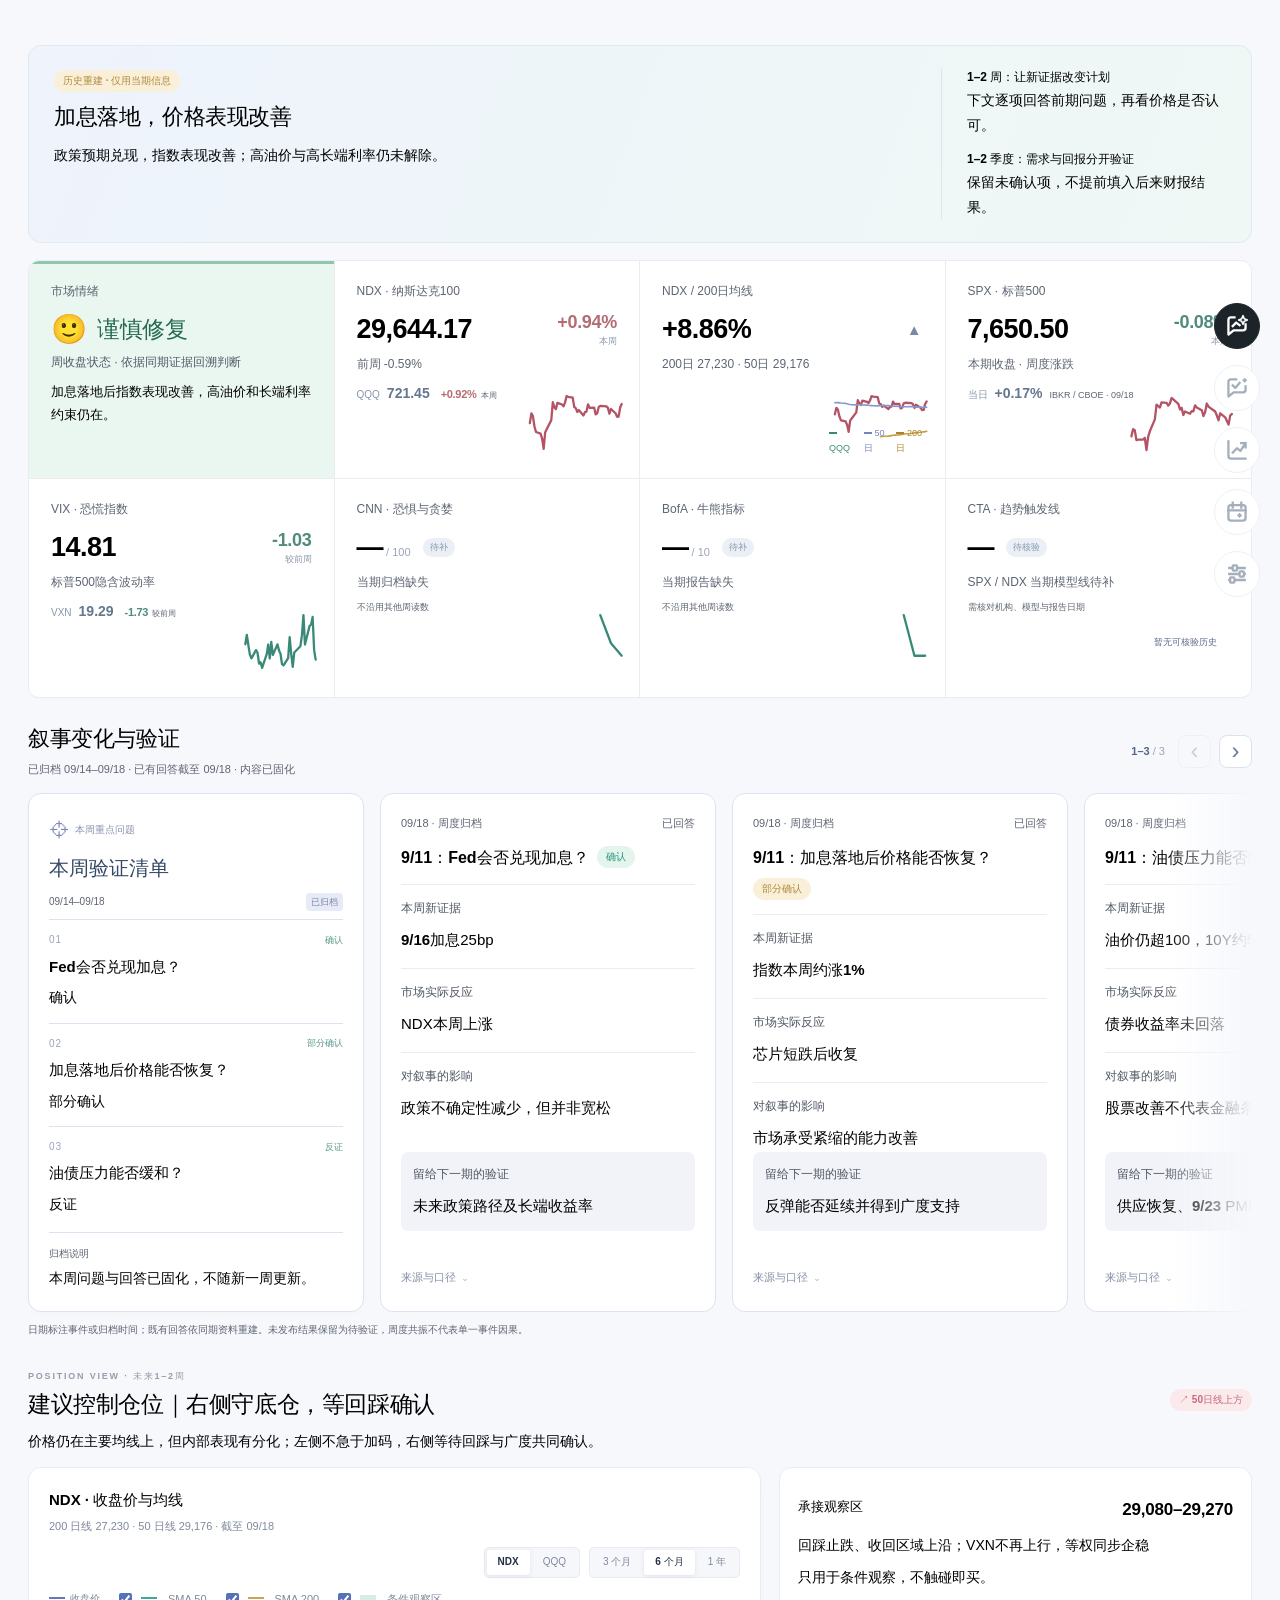
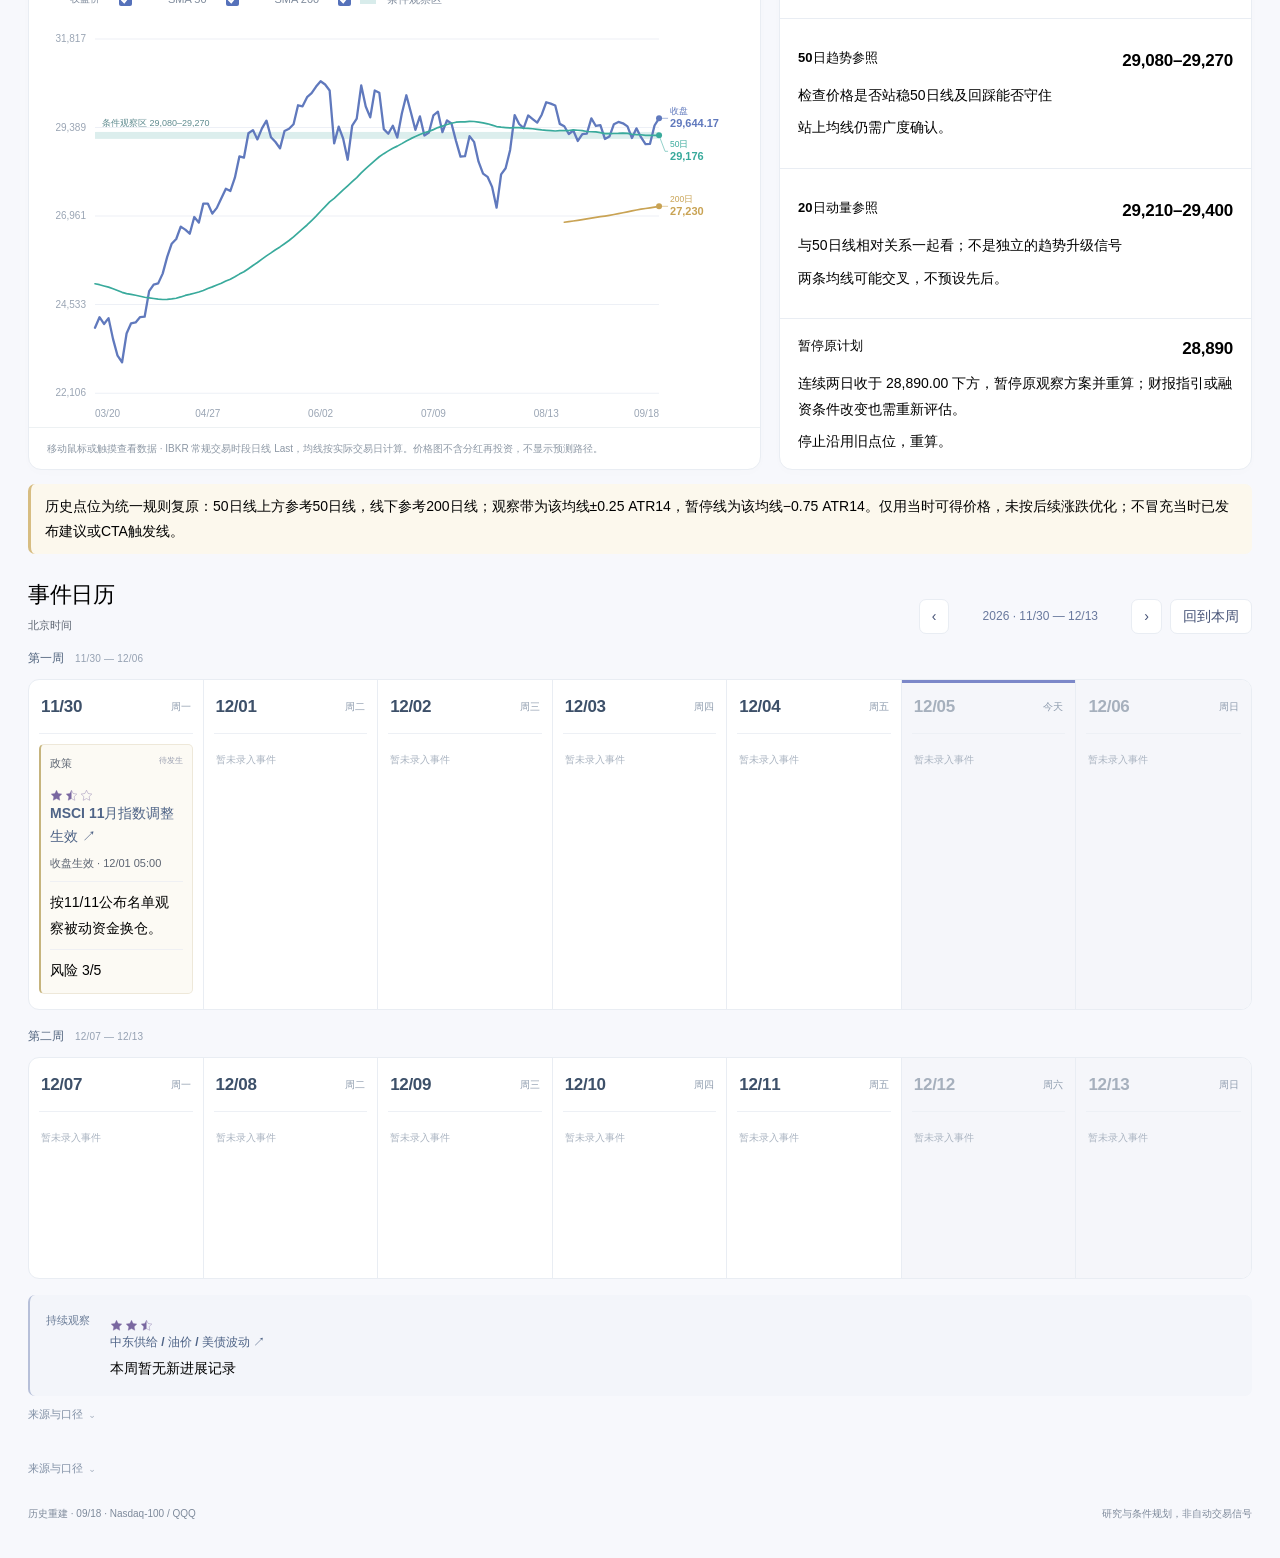
<file: weeks/2026-09-18.html>
<!doctype html>
<html lang="zh-CN"><head><meta charset="utf-8"><meta name="viewport" content="width=device-width, initial-scale=1, viewport-fit=cover"><meta name="color-scheme" content="light"><meta name="description" content="纳指叙事与点位跟踪：五个维度、关键数据图表与未来一至两周的操作条件。"><title>美股叙事与市场点位 · 2026-09-18</title>
<style>
:root{--ink:#172c3c;--muted:#677682;--teal:#087e83;--teal-soft:#eaf4f3;--amber:#a76c1b;--amber-soft:#fcf2df;--down:#21856c;--up:#c6504f;--line:#dce3e7;--paper:#fff;--bg:#f3f5f6;--nav:#112532;--radius:9px;font-family:Inter,-apple-system,BlinkMacSystemFont,"Segoe UI","PingFang SC","Microsoft YaHei",sans-serif;font-synthesis:none;color:var(--ink);background:var(--bg)}*{box-sizing:border-box}html{scroll-behavior:smooth;scroll-padding-top:28px}body{margin:0;font-size:14px;line-height:1.65}button,input,select{font:inherit}button,a{touch-action:manipulation}a{color:var(--teal);text-underline-offset:3px}button{cursor:pointer}button:focus-visible,a:focus-visible,input:focus-visible{outline:3px solid #43adae;outline-offset:3px}h1,h2,h3,p{margin:0}h1{font-weight:650;line-height:1.3;font-size:clamp(28px,3vw,40px);letter-spacing:-1px}h2{font-size:23px;line-height:1.4;letter-spacing:-.4px}h3{font-size:16px}small{font-size:11px}.mono,.value,.num{font-variant-numeric:tabular-nums;font-feature-settings:"tnum"}.sidebar{width:220px;background:var(--nav);position:fixed;inset:0 auto 0 0;padding:32px 24px;display:flex;flex-direction:column;z-index:20;color:#dde5e9}.brand{display:flex;align-items:center;gap:11px;font-size:19px;font-weight:650;letter-spacing:1px}.brand svg{width:32px;color:#68c6be}.eyebrow{font-size:10px;letter-spacing:2px;text-transform:uppercase;color:var(--muted);font-weight:650}.sidebar .eyebrow{color:#8096a4;margin-top:13px;letter-spacing:1.4px}.side-caption{font-size:11px;color:#8399a6;border-top:1px solid #2a3e4c;padding-top:21px;margin-top:28px}.nav{display:grid;gap:4px;margin-top:19px}.nav a{display:flex;gap:12px;align-items:center;padding:10px 9px;border-radius:5px;text-decoration:none;color:#b9c9d2;font-size:13px;white-space:nowrap}.nav a span{font:11px ui-monospace,monospace;color:#708996}.nav a.active,.nav a:hover{background:#243e4c;color:white}.nav a.active span{color:#74c5bf}.side-foot{margin-top:auto;font-size:11px;color:#91a5af;padding-top:24px}.side-dot{display:inline-block;width:6px;height:6px;background:#73bdb2;border-radius:50%;margin-right:5px}.main{margin-left:220px;max-width:1600px;padding:35px 42px 40px}.topbar{display:flex;justify-content:space-between;align-items:center;gap:15px;margin-bottom:24px}.topbar .eyebrow{letter-spacing:1.5px}.actions{display:flex;gap:7px}.btn{padding:7px 12px;border:1px solid #d4dde2;background:#fff;color:var(--ink);font-size:12px;border-radius:5px;white-space:nowrap}.btn:hover{background:#eaf1f3}.btn svg{width:13px;height:13px;vertical-align:-2px;margin-right:5px}.report-date{font-size:12px;color:var(--muted);margin-top:9px}.hero{background:var(--paper);border:1px solid var(--line);border-top:3px solid var(--teal);padding:28px 30px;display:grid;grid-template-columns:1fr 270px;gap:35px;margin-top:23px}.hero h2{font-size:22px;margin:10px 0}.hero p{color:#536571;max-width:820px;font-size:14px}.label{display:inline-flex;align-items:center;gap:6px;border-radius:4px;font-size:11px;padding:3px 8px;font-weight:600}.label.amber{background:var(--amber-soft);color:var(--amber)}.label.teal{background:var(--teal-soft);color:var(--teal)}.label.gray{background:#edf1f3;color:#647480}.hero-aside{border-left:1px solid var(--line);padding-left:25px;display:flex;flex-direction:column;justify-content:center;gap:12px}.hero-aside b{display:block;font-size:13px}.hero-aside p{font-size:12px}.metrics{display:grid;grid-template-columns:repeat(4,minmax(0,1fr));border:1px solid var(--line);background:var(--paper);margin:18px 0 30px}.metric{padding:19px 20px;border-right:1px solid var(--line)}.metric:last-child{border:0}.metric .key{font-size:11px;color:var(--muted)}.metric .value{font-size:29px;font-weight:620;line-height:1.4;letter-spacing:-.6px;margin:3px 0}.metric .sub{font-size:11px;color:var(--muted)}.down{color:var(--down)}.up{color:var(--up)}.section{margin-top:34px;scroll-margin-top:24px}.section-head{display:flex;justify-content:space-between;align-items:flex-end;gap:15px;margin-bottom:15px}.section-head h2{display:flex;align-items:center;gap:12px}.section-head .index{font:12px ui-monospace,monospace;color:var(--teal);border:1px solid #adc9cc;border-radius:50%;width:29px;height:29px;display:inline-flex;align-items:center;justify-content:center}.section-sub{font-size:12px;color:var(--muted);margin-top:5px}.card{background:var(--paper);border:1px solid var(--line);border-radius:var(--radius);overflow:hidden}.pad{padding:22px 24px}.grid2{display:grid;grid-template-columns:1fr 1fr;gap:16px}.grid3{display:grid;grid-template-columns:repeat(3,1fr);gap:16px}.chart-head{padding:19px 22px 0;display:flex;justify-content:space-between;align-items:flex-start;gap:12px}.chart-head p{color:var(--muted);font-size:11px;margin-top:4px}.chart{height:290px;position:relative;padding:5px 10px 0;min-width:0}.chart.tall{height:370px}.chart.short{height:230px}.chart svg{width:100%;height:100%;display:block;overflow:visible}.chart .tooltip{position:absolute;pointer-events:none;z-index:5;top:20px;background:#102937ed;color:#fff;padding:9px 12px;border-radius:5px;font-size:11px;min-width:140px;box-shadow:0 6px 25px #172c3c15;display:none;line-height:1.8}.chart-caption{border-top:1px solid #edf1f3;padding:12px 22px;color:var(--muted);font-size:11px}.chart-caption a{font-size:11px}.legend{display:flex;align-items:center;gap:15px;padding:10px 22px 0;flex-wrap:wrap;font-size:11px;color:var(--muted)}.swatch{display:inline-block;width:16px;height:2px;margin:0 5px 3px 0;background:var(--ink)}.swatch.teal{background:var(--teal)}.swatch.amber{background:#ce9238}.swatch.light{background:#91a9b7}.swatch.zone{height:9px;background:#d8eceb;margin-bottom:0}.segments{display:flex;border:1px solid #d6dfe4;border-radius:5px;padding:2px;gap:2px;background:#f5f7f8}.segments button{border:0;border-radius:3px;background:transparent;padding:4px 11px;font-size:11px;color:var(--muted)}.segments button[aria-pressed=true]{background:white;color:var(--ink);box-shadow:0 1px 4px #132b3a1a;font-weight:600}.chart-tools{display:flex;gap:9px;align-items:center;flex-wrap:wrap}.note{background:#edf5f4;border-left:3px solid var(--teal);padding:13px 16px;font-size:12px;color:#3b6268;margin-top:14px}.note.warn{background:#fcf6e9;border-color:#c18d38;color:#795f36}.insight{font-size:13px;margin-top:12px;color:#516472}.insight strong{color:var(--ink)}.table-scroll{overflow:auto}table{width:100%;border-collapse:collapse;text-align:left;font-size:12px}th{font-size:10px;color:var(--muted);font-weight:600;letter-spacing:.3px;background:#f7f9fa}th,td{padding:13px 17px;border-bottom:1px solid #e8edef;vertical-align:top}tbody tr:last-child td{border-bottom:0}td strong{font-size:13px}.action-table th:first-child{width:16%}.action-table th:nth-child(2){width:22%}.action-table td{padding-top:16px;padding-bottom:16px}.action-table .level{display:block;font-size:17px;white-space:nowrap;font-weight:600;letter-spacing:-.2px}.action-table .explain{color:var(--muted);font-size:11px;display:block;margin-top:2px}.action-table tr.active-row{background:#f0f7f6}.step-dot{display:inline-block;width:6px;height:6px;border-radius:50%;background:var(--teal);margin-right:7px}.step-dot.amber{background:#c28b36}.step-dot.gray{background:#9aa9b2}.mini-kpis{display:grid;grid-template-columns:1fr 1fr;gap:24px;margin-top:19px}.mini-kpis .value{font-size:31px;letter-spacing:-1px;font-weight:600}.mini-kpis .key{font-size:11px;color:var(--muted)}.bar-track{background:#e9eef0;height:6px;border-radius:4px;overflow:hidden;margin:10px 0}.bar-track>i{display:block;height:100%;background:var(--teal)}.delta{font-size:11px;color:var(--muted);margin-top:8px}.earnings-flow{display:grid;grid-template-columns:1fr 38px 1fr;align-items:center;text-align:center;margin:24px 0 10px}.earnings-flow .value{font-size:42px;letter-spacing:-1.5px;font-weight:650}.earnings-flow .key{font-size:11px;color:var(--muted)}.arrow{color:#91a4ad;font-size:25px}.text-list{display:grid;gap:14px}.text-list div{border-bottom:1px solid #e7ecef;padding-bottom:13px}.text-list div:last-child{border-bottom:0;padding-bottom:0}.text-list b{display:block;font-size:13px;margin-bottom:3px}.text-list p{font-size:12px;color:var(--muted)}.slider-row{margin:17px 0}.slider-label{display:flex;justify-content:space-between;font-size:12px}.slider-label output{font-weight:650}input[type=range]{width:100%;accent-color:var(--teal);margin:10px 0 0}.sensitivity{display:grid;grid-template-columns:1fr 1fr;gap:15px;align-items:center}.sensitivity-out{background:#f4f7f8;padding:20px;text-align:center;border-radius:6px}.sensitivity-out .value{font-size:40px;line-height:1.3;font-weight:650}.sensitivity-out p{font-size:11px;color:var(--muted)}.scenarios{display:grid;grid-template-columns:repeat(3,1fr);gap:16px;margin-top:16px}.scenario{border-top:3px solid #b1c3cd}.scenario:first-child{border-color:#bd924c}.scenario:nth-child(2){border-color:var(--teal)}.scenario h3{font-size:14px;margin:8px 0}.scenario p{font-size:12px;color:var(--muted)}.scenario .rule{margin-top:12px;padding-top:12px;border-top:1px solid var(--line);font-size:12px;color:var(--ink)}.sentiment-grid{display:grid;grid-template-columns:repeat(4,1fr);gap:1px;background:var(--line);border:1px solid var(--line);border-radius:7px;overflow:hidden;margin-top:16px}.sentiment{padding:18px 20px;background:white}.sentiment .value{font-size:29px;font-weight:620}.sentiment .key{font-size:11px;color:var(--muted)}.sentiment .range{height:4px;border-radius:3px;background:linear-gradient(90deg,#849caa,#d2b775,#bd8d51);position:relative;margin:12px 0 8px}.sentiment .range i{position:absolute;top:-3px;height:10px;width:3px;background:#213e4e}.sentiment small{color:var(--muted);display:block;line-height:1.5}.gap{padding:14px 18px;border:1px dashed #c5d0d6;background:#f7f9fa;font-size:12px;border-radius:6px;margin-top:12px}.gap strong{color:var(--ink)}.narrative-row{display:grid;grid-template-columns:1.05fr 1.5fr .9fr;gap:20px;padding:20px 23px;border-bottom:1px solid var(--line)}.narrative-row:last-child{border-bottom:0}.narrative-row h3{font-size:14px}.narrative-row p{font-size:12px;color:var(--muted)}.narrative-row .number{font-size:10px;color:var(--teal);letter-spacing:1px;margin-bottom:6px}.xpost{padding:18px 21px;border-bottom:1px solid var(--line);display:grid;grid-template-columns:1fr 180px;gap:25px;align-items:center}.xpost:last-child{border-bottom:0}.xpost .author{font-size:11px;color:var(--muted);margin-top:3px}.xpost p{font-size:12px;margin-top:8px;color:var(--muted)}.xpost h3{font-size:14px}.heat-value{font-size:23px;font-weight:600}.heat-value span{font-size:10px;font-weight:400;color:var(--muted)}.heat-bar{height:5px;background:#edf1f3;margin-top:8px}.heat-bar i{display:block;height:100%;background:#709fa7}.event-row{display:grid;grid-template-columns:135px 1fr 82px;gap:15px;padding:17px 22px;border-bottom:1px solid var(--line)}.event-row:last-child{border:0}.event-date{font-weight:600;font-size:12px}.event-time{font-size:10px;color:var(--muted);margin-top:3px}.event-row h3{font-size:13px}.event-row p{font-size:12px;color:var(--muted);margin-top:3px}.event-kind{font-size:10px;text-align:right;color:var(--teal)}details{border:1px solid var(--line);background:white;border-radius:6px;margin-top:12px}summary{padding:15px 19px;cursor:pointer;font-size:12px;font-weight:600}details .detail-content{padding:0 20px 20px;font-size:12px;color:var(--muted)}.sources{display:grid;grid-template-columns:1fr 1fr;gap:10px 24px;margin:10px 0}.sources a{font-size:11px}.footer{font-size:11px;color:var(--muted);padding:24px 0 0;display:flex;justify-content:space-between;gap:20px}.toast{position:fixed;bottom:25px;left:calc(50% + 80px);transform:translateX(-50%);background:#163342;color:#fff;font-size:12px;padding:10px 17px;border-radius:6px;z-index:100;box-shadow:0 4px 20px #142c3b33}.hide{display:none!important}.check-legend{font-size:11px;color:var(--muted);display:flex;gap:6px;align-items:center;cursor:pointer}.check-legend input{accent-color:var(--teal)}.quality-key{font-size:10px;letter-spacing:1px;color:var(--muted)}.divider{height:1px;background:var(--line);margin:17px 0}.download-mini{border:0;background:transparent;font-size:10px;color:var(--muted);padding:5px}.download-mini:hover{color:var(--teal)}
@media(min-width:1700px){.main{margin-left:240px;margin-right:auto;padding:40px 55px}.sidebar{width:240px}}
@media(max-width:1150px){.sidebar{width:185px;padding:27px 16px}.main{margin-left:185px;padding:26px 25px}.hero{grid-template-columns:1fr 225px;padding:23px;gap:22px}.metric{padding:16px}.metric .value{font-size:25px}.narrative-row{grid-template-columns:1fr 1.3fr}.narrative-row>div:last-child{grid-column:1/-1}.xpost{grid-template-columns:1fr 140px}}
@media(max-width:880px){.sidebar{position:static;width:100%;padding:16px 21px;display:block}.sidebar .eyebrow,.side-caption,.side-foot{display:none}.brand{font-size:16px}.brand svg{width:25px}.nav{display:flex;overflow:auto;margin:13px -10px -3px;gap:3px}.nav a{font-size:11px;padding:7px 10px}.nav a span{display:none}.main{margin:0;padding:24px 20px}.hero{grid-template-columns:1fr}.hero-aside{border-left:0;border-top:1px solid var(--line);padding:16px 0 0;display:grid;grid-template-columns:1fr 1fr}.grid2{grid-template-columns:1fr}.chart.tall{height:340px}.scenarios{gap:10px}.scenario.pad{padding:16px}.sentiment-grid{grid-template-columns:1fr 1fr}.chart-head{padding:17px 18px 0}.topbar{margin-bottom:19px}.metric .value{font-size:24px}.narrative-row{grid-template-columns:1fr 1.3fr}}
@media(max-width:560px){.main{padding:20px 14px}.topbar{align-items:flex-start}.topbar .eyebrow{font-size:8px;max-width:170px}.actions .btn{font-size:10px;padding:6px 8px}.hero{padding:21px 18px;margin-top:18px}.hero h2{font-size:19px}.hero-aside{grid-template-columns:1fr;gap:12px}.hero p{font-size:13px}.metrics{grid-template-columns:1fr 1fr;margin-bottom:25px}.metric{padding:14px 17px}.metric:nth-child(2){border-right:0}.metric:nth-child(-n+2){border-bottom:1px solid var(--line)}.metric .value{font-size:25px}.section{margin-top:28px}.section-head{align-items:flex-start}.section-head h2{font-size:20px;gap:8px}.section-head .index{width:25px;height:25px;font-size:11px}.section-sub{font-size:11px}.chart-head{flex-wrap:wrap}.chart-head h3{font-size:14px}.chart-tools{gap:8px}.segments button{padding:4px 9px}.chart.tall{height:300px}.chart{height:270px}.chart.short{height:230px}.chart-caption{padding:10px 16px;font-size:10px}.legend{padding:10px 16px 0;font-size:10px;gap:10px}.pad{padding:18px}.action-table{min-width:610px}.scenarios{grid-template-columns:1fr}.scenario .rule{margin-top:9px;padding-top:9px}.sensitivity{grid-template-columns:1fr}.sensitivity-out{padding:14px}.sensitivity-out .value{font-size:34px}.narrative-row{display:block;padding:17px}.narrative-row>div+div{margin-top:12px}.xpost{grid-template-columns:1fr 105px;gap:13px;padding:17px}.heat-value{font-size:19px}.event-row{grid-template-columns:90px 1fr;gap:10px;padding:15px}.event-kind{display:none}.event-date{font-size:10px}.event-time{font-size:9px}.event-row p{font-size:11px}.sources{grid-template-columns:1fr}.footer{display:block}.footer span{display:block;margin-top:6px}.sentiment{padding:16px}.toast{left:50%;width:max-content;max-width:90%}.mini-kpis{gap:15px}.note{padding:12px;font-size:11px}}
@media print{.sidebar,.actions,.chart-tools,.segments,.download-mini,.toast,.slider-row,button{display:none!important}.main{margin:0;padding:0;max-width:none}body{background:white;font-size:11px}.card,.hero{break-inside:avoid}.section{break-inside:auto;margin-top:22px}.section h2{font-size:19px}.chart{height:240px}.chart.tall{height:280px}.grid2{grid-template-columns:1fr 1fr}.hero{grid-template-columns:1fr 230px}.metrics{margin:15px 0}.section-head{break-after:avoid}.footer{padding-bottom:20px}a{color:inherit}details{display:none}}
/* A quiet, light research dashboard. Status direction is independent of price color. */
.swatch{background:#6079bd}.swatch.teal{background:#39aa9c}.swatch.amber{background:#c9a354}.swatch.light{background:#b8c2d5}.sentiment .state-badge{font-size:8px;padding:2px 5px;margin-left:4px}
:root{--ink:#233044;--muted:#7e8a9b;--teal:#5571ba;--teal-soft:#edf1fc;--bg:#f7f8fc;--line:#e9edf3;--nav:#fff;--radius:13px}
body{background:var(--bg)}.sidebar{position:sticky;top:0;width:100%;height:auto;inset:auto;padding:14px max(24px,calc((100vw - 1320px)/2));background:#ffffffed;border-bottom:1px solid var(--line);backdrop-filter:blur(15px);display:flex;flex-direction:row;align-items:center;justify-content:space-between;gap:22px;z-index:25;color:var(--ink)}.brand{font-size:17px;letter-spacing:.3px;white-space:nowrap}.brand svg{color:#6f65bb;width:27px}.sidebar>.eyebrow,.side-caption,.side-foot{display:none}.nav{margin:0;display:flex;gap:0;overflow:auto}.nav a{color:#778597;font-size:11px;padding:7px 9px;border-radius:5px}.nav a span{display:none}.nav a.active,.nav a:hover{background:#edf1fb;color:#5664aa}.main{max-width:1320px;padding:29px 26px 40px;margin:0 auto}.topbar{margin-bottom:18px}.eyebrow{color:#939eac;letter-spacing:1.8px;font-size:9px}h1{font-size:30px;letter-spacing:-.7px}.dashboard-word{font-size:22px;font-weight:400;color:#a0aabb}.report-date{font-size:11px}.hero{margin-top:21px;border:1px solid #e2e9ef;border-radius:13px;background:linear-gradient(110deg,#eef3fc,#eff8f5);padding:22px 25px;grid-template-columns:1fr 265px;gap:25px}.hero h2{font-size:21px}.hero p{font-size:12px;line-height:1.85}.hero-aside{border-color:#d9e3eb;padding-left:24px}.hero-aside b{font-size:12px}.hero-aside p{font-size:11px}.label{border-radius:20px;font-size:10px}.hero .label.amber{background:#fff8ea;border:1px solid #eeddba}.metrics{margin:17px 0 25px;border-radius:11px;border-color:var(--line);box-shadow:0 2px 6px #172c3c02}.metric{padding:16px 21px}.metric .value{font-size:27px;font-weight:650}.metric .key{font-size:10px}.metric .sub{font-size:10px}.card{box-shadow:0 3px 12px #31456703;border-color:var(--line)}
.pulse-heading{display:flex;justify-content:space-between;font-size:12px;font-weight:650;align-items:center;margin-bottom:12px}.pulse-mark{font-size:9px;color:#6e6ab8;margin-right:6px}.pulse-caption{font-size:10px;font-weight:400;color:#8d98a6;margin-left:7px}.pulse-grid{display:grid;grid-template-columns:repeat(5,minmax(0,1fr));gap:10px;margin-bottom:27px}.pulse-card{display:block;text-decoration:none;color:var(--ink);border-radius:10px;border:1px solid #edf0f4;padding:15px 14px 12px;transition:transform .16s,box-shadow .16s}.pulse-card:hover{transform:translateY(-3px);box-shadow:0 8px 20px #35436109}.pulse-card.good{background:#eef8f4}.pulse-card.mixed{background:#fbf7ec}.pulse-card.weak{background:#fcf0f2}.pulse-card.unknown{background:#f0f3f8}.pulse-top{display:flex;align-items:center;gap:5px;white-space:nowrap}.pulse-top>span{color:#8b97a5;font-size:15px}.pulse-top>b{font-size:10px;font-weight:600}.pulse-top .state-badge{margin-left:auto;font-size:8px;padding:2px 5px;gap:2px}.pulse-state{font-size:13px;font-weight:650;margin:11px 0 7px}.pulse-number{font-size:23px;font-weight:650;letter-spacing:-.6px;font-variant-numeric:tabular-nums}.pulse-number span{font-size:9px;font-weight:400;letter-spacing:0;color:#87909d}.pulse-compare{font-size:9px;color:#87909d;margin-top:7px;display:flex;justify-content:space-between;gap:5px}.pulse-compare b{font-weight:500;color:#6b7888}.pulse-foot{font-size:8px;color:#8c96a5;border-top:1px solid #00000005;padding-top:10px;margin-top:10px}.state-badge{display:inline-flex;align-items:center;gap:4px;white-space:nowrap;font-size:10px;font-weight:550;font-style:normal;border-radius:20px;padding:4px 9px;line-height:1.4}.state-badge.improve{background:#e4f5ee;color:#2b967a}.state-badge.worsen{background:#fbeaec;color:#c9687b}.state-badge.mixed{background:#faf0d9;color:#b08a3b}.state-badge.pending{background:#eaf0f6;color:#8798a9}.small-badge{font-size:9px;padding:2px 7px;margin:6px 0 0}.dashboard-chart-heading{display:flex;align-items:center;justify-content:space-between;margin-bottom:13px}.dashboard-chart-heading h2{font-size:22px;margin-top:3px}
.section{margin-top:31px;scroll-margin-top:90px}html{scroll-padding-top:90px}.section-head h2{font-size:21px}.section-head .index{color:#8986bb;border-color:#d9d8ee;background:#f7f5ff}.section-sub{font-size:11px}.chart-head h3{font-size:14px}.chart-head p{font-size:10px}.chart-head{padding-top:18px}.chart-caption{font-size:10px;color:#8d98a5}.chart svg text{font-family:Inter,-apple-system,BlinkMacSystemFont,"PingFang SC","Microsoft YaHei",sans-serif}.segments{background:#f6f7fb;border-color:#e8ebf1}.segments button{font-size:10px}.btn{font-size:10px;border-color:#e2e7ef;border-radius:7px;padding:7px 11px}.actions{gap:6px}.note{border-radius:7px;background:#f0f4fb;border-left-color:#9baed5;color:#6b7b96;font-size:11px}.note.warn{background:#fcf8ed;border-left-color:#d7bd82;color:#99815a}.sentiment-grid{gap:12px;background:transparent;border:0;overflow:visible}.sentiment{border:1px solid var(--line);border-radius:12px;padding:21px 22px;box-shadow:0 3px 12px #31456703}.sentiment .value{font-size:34px;margin-top:9px}.sentiment:nth-child(1) .value{color:#b99449}.sentiment:nth-child(2) .value{color:#d4a540}.sentiment:nth-child(3) .value{color:#339e86}.sentiment:nth-child(4) .value{color:#7d76b5}.sentiment small{font-size:10px;line-height:1.8}.sentiment .range{opacity:.75}.scenario{border-top-width:2px}.scenario h3{font-size:13px}.footer{font-size:10px}.toast{left:50%}.narrative-row .number{color:#8d84b2}
@media(min-width:1700px){.main{margin:0 auto;padding:32px 26px 40px}.sidebar{width:100%}}
@media(max-width:1150px){.sidebar{width:100%;padding:13px 20px}.main{margin:0 auto;padding:25px 22px}.nav a{font-size:10px;padding:7px}.pulse-grid{gap:8px}.pulse-card{padding:13px 10px}.pulse-top .state-badge{font-size:7px;padding:2px 3px}.pulse-top>b{font-size:9px}.pulse-number{font-size:21px}.pulse-number span{font-size:8px}.pulse-compare{font-size:8px}.pulse-foot{font-size:7px}}
@media(max-width:880px){.sidebar{display:block;padding:14px 21px}.nav{margin-top:11px}.nav a{padding:6px 10px;font-size:11px}.main{margin:0;padding:23px 19px}.hero{grid-template-columns:1fr}.hero-aside{border:0;border-top:1px solid #d9e3eb;padding:15px 0 0;display:grid;grid-template-columns:1fr 1fr}.pulse-grid{grid-template-columns:repeat(3,1fr)}.pulse-top>b{font-size:10px}.pulse-top .state-badge{font-size:9px;padding:3px 6px}.pulse-card{padding:14px}.pulse-number span,.pulse-foot{font-size:9px}.pulse-compare{font-size:9px}.sentiment-grid{gap:12px}}
@media(max-width:560px){.main{padding:20px 14px}.sidebar{position:static;padding:13px 17px}.brand{font-size:16px}.nav{margin-top:12px;margin-left:-7px}.nav a{font-size:10px;padding:6px 8px}h1{font-size:25px}.dashboard-word{display:block;font-size:18px;margin-top:4px}.topbar{margin-bottom:15px;gap:8px}.topbar .eyebrow{font-size:7px;max-width:140px}.actions{gap:4px}.btn{font-size:9px;padding:6px 7px}.hero{padding:19px}.hero h2{font-size:19px}.hero p{font-size:11px}.hero-aside{grid-template-columns:1fr}.metric{padding:13px 16px}.metric .value{font-size:24px}.pulse-grid{grid-template-columns:1fr 1fr;gap:9px}.pulse-card:last-child{grid-column:1/-1}.pulse-card:last-child .pulse-compare{max-width:245px}.pulse-card{padding:13px}.pulse-top>b{font-size:10px}.pulse-top .state-badge{font-size:8px}.pulse-state{font-size:12px}.pulse-number{font-size:22px}.pulse-caption{font-size:8px}.pulse-heading>.pulse-caption{display:none}.section{scroll-margin-top:20px}.section-head h2{font-size:19px}.section-head>.state-badge{font-size:8px;padding:4px 6px}.sentiment{padding:16px}.sentiment .value{font-size:30px}.chart-head h3{font-size:13px}.dashboard-chart-heading h2{font-size:20px}.narrative-row p{font-size:11px}}
@media print{.sidebar,.pulse-heading,.pulse-grid{display:none}.main{margin:0;padding:0}.hero{background:#f4f7fb}.sentiment-grid{gap:5px}.card{box-shadow:none}html{scroll-padding-top:0}}

.chain-grid{display:grid;grid-template-columns:repeat(3,minmax(0,1fr));gap:14px}.chain-card{padding:21px}.chain-card h3{margin:12px 0;font-size:14px;line-height:1.65}.chain-step{margin-top:12px;padding-top:10px;border-top:1px solid var(--line);font-size:12px;color:var(--muted)}.chain-step b{display:block;color:#536784;font-size:10px;margin-bottom:4px}.chain-next{background:#f2f6fc;padding:10px;border-radius:6px}.chain-intro{font-size:11px;color:var(--muted);margin-top:12px}.gap-chart{display:grid;place-items:center;height:100%;text-align:center;padding:25px;color:var(--muted)}@media(max-width:900px){.chain-grid{grid-template-columns:1fr}.chain-card{padding:17px}}
</style><style id="mobile-responsive-css">/* Responsive presentation layer: shared by every dated snapshot. */
.main,.section,.card,.grid2>*,.grid3>*,.hero>*,.chain-grid>*,.metric,.sentiment,.narrative-row>*{min-width:0}
@media(max-width:800px){
 html{scroll-padding-top:12px}body{overflow-x:hidden;-webkit-text-size-adjust:100%;text-size-adjust:100%}
 .main{width:100%;max-width:100%;margin:0;padding:20px 16px 36px}
 .sidebar{position:static;width:100%;padding:8px 12px;display:block;backdrop-filter:none}
 .sidebar .brand{display:none}.nav{margin:0;max-width:100%;overflow-x:auto;overscroll-behavior-x:contain;-webkit-overflow-scrolling:touch;scrollbar-width:none;gap:4px}
 .nav a{min-height:44px;display:flex;align-items:center;padding:8px 12px;font-size:12px;flex-shrink:0}
 .grid2,.grid3,.chain-grid,.scenarios{grid-template-columns:minmax(0,1fr)}
 .hero{grid-template-columns:minmax(0,1fr);padding:20px;gap:16px}.hero-aside{padding:14px 0 0;border-left:0;border-top:1px solid var(--line)}
 .topbar{flex-wrap:wrap;gap:8px}.topbar .eyebrow{max-width:none;font-size:9px}.actions{flex-wrap:wrap;gap:6px}
 button.btn,.segments button{min-height:40px;font-size:12px;padding:8px 11px}.download-mini{min-height:44px;min-width:44px;font-size:12px}
 h1{font-size:26px;line-height:1.4}.dashboard-word{font-size:18px}.report-date{font-size:12px;line-height:1.8}
 .hero h2{font-size:21px}.hero p,.hero-aside p,.text-list p,.scenario p,.insight,.narrative-row p,.chain-step{font-size:14px;line-height:1.85}
 .hero-aside b,.text-list b,.chain-card h3{font-size:14px}.section-sub,.chart-caption,.note,.gap,.delta,.detail-content{font-size:12px;line-height:1.8}
 .section-head{flex-wrap:wrap;align-items:flex-start;gap:8px}.section-head h2{font-size:20px}.section-head>.state-badge{font-size:11px}.section{scroll-margin-top:12px}
 .metrics{grid-template-columns:repeat(2,minmax(0,1fr));overflow:hidden}.metric{padding:15px 13px}.metric:nth-child(2){border-right:0}.metric:nth-child(-n+2){border-bottom:1px solid var(--line)}
 .metric .key,.metric .sub{font-size:11px;overflow-wrap:anywhere}.metric .value{font-size:25px;letter-spacing:-.7px}
 .pulse-grid{grid-template-columns:repeat(2,minmax(0,1fr));gap:10px}.pulse-card{padding:13px 12px}.pulse-card:last-child{grid-column:1/-1}
 .pulse-top{flex-wrap:wrap;white-space:normal;gap:5px}.pulse-top>b{font-size:12px}.pulse-top .state-badge{font-size:10px;margin-left:0;padding:3px 7px}.pulse-state{font-size:14px}.pulse-number{font-size:23px;overflow-wrap:anywhere}.pulse-number span,.pulse-compare,.pulse-foot{font-size:11px;line-height:1.65}.pulse-compare{flex-wrap:wrap}.pulse-heading{font-size:13px}.pulse-caption{font-size:10px}
 .chart-head{padding:16px 14px 0;flex-wrap:wrap;gap:9px}.chart-head h3{font-size:15px}.chart-head p{font-size:12px}.chart-tools{width:100%;gap:7px}.chart-tools .segments{flex-shrink:0}.chart-tools .download-mini{margin-left:auto}
 .chart{height:290px;padding-left:0;padding-right:0}.chart.tall{height:320px}.chart.short{height:250px}.legend{padding:12px 14px 0;gap:8px 13px;font-size:12px}.check-legend{font-size:12px;min-height:36px}.check-legend input{width:17px;height:17px}.chart-caption{padding:12px 14px}
 .sentiment-grid{grid-template-columns:repeat(2,minmax(0,1fr));gap:10px}.sentiment{padding:15px 12px}.sentiment .key,.sentiment small{font-size:11px}.sentiment .state-badge{font-size:10px;margin:5px 0 0}.sentiment .value{font-size:28px}
 .sensitivity{grid-template-columns:1fr}.slider-label{font-size:13px}input[type=range]{min-height:36px}.pad,.chain-card{padding:18px}.chain-step b{font-size:12px}.chain-intro{font-size:12px;line-height:1.8}
 .narrative-row{display:block;padding:18px}.narrative-row>div+div{margin-top:14px}.narrative-row h3{font-size:15px}.xpost{grid-template-columns:minmax(0,1fr);gap:12px}.xpost p{font-size:13px}.heat-value{font-size:21px}
 .event-row{grid-template-columns:minmax(0,1fr);padding:16px;gap:6px}.event-row h3{font-size:14px}.event-row p{font-size:13px}.event-date{font-size:13px}.event-time{font-size:11px}.event-kind{display:none}
 .sources{grid-template-columns:1fr}.sources a{font-size:12px;overflow-wrap:anywhere}.detail-content p{overflow-wrap:anywhere}.footer{display:block;font-size:11px}.footer span{display:block;margin-top:8px}
 /* Long comparison tables become labelled rows, preserving every cell. */
 .table-scroll{overflow:visible}.table-scroll table.mobile-cards{display:block;min-width:0;width:100%}.mobile-cards thead{display:none}.mobile-cards tbody{display:block}.mobile-cards tr{display:block;padding:12px 14px;border-bottom:1px solid var(--line)}.mobile-cards tr:last-child{border-bottom:0}.mobile-cards td{display:grid;grid-template-columns:88px minmax(0,1fr);column-gap:12px;align-items:start;padding:8px 0;border:0;font-size:13px;line-height:1.75;overflow-wrap:anywhere}.mobile-cards td:before{content:attr(data-label);font-size:11px;color:var(--muted);font-weight:500}.mobile-cards td strong{font-size:14px}.mobile-cards td .mobile-cell-content{min-width:0}.mobile-cards .level{font-size:19px;white-space:normal}.mobile-cards .explain{font-size:12px}
}
@media(max-width:360px){.main{padding:16px 12px 30px}.metric .value{font-size:22px}.pulse-grid{grid-template-columns:1fr}.pulse-card:last-child{grid-column:auto}.sentiment-grid{grid-template-columns:1fr}.mobile-cards td{grid-template-columns:76px minmax(0,1fr)}.chart-tools{gap:5px}.segments button{padding:8px}.chart.tall{height:300px}}
@media(prefers-reduced-motion:reduce){html{scroll-behavior:auto}.pulse-card{transition:none}}
</style><style id="review-preview-css">[hidden]{display:none!important}
html{scroll-padding-top:20px}.main{max-width:1440px;margin:0 auto;padding:24px 28px 36px}.topbar{margin-bottom:15px}.topbar .eyebrow{font-size:9px}h1{font-size:29px}.hero{grid-template-columns:minmax(0,1fr) 285px;padding:22px 25px;gap:28px}.hero h2{font-size:22px}.hero p{font-size:12px}.hero-aside{border-left:1px solid #dce4ed;padding-left:25px}.hero-aside b{font-size:12px}.hero-aside p{font-size:11px}.metrics{margin-bottom:23px}.section{margin-top:30px}.section-head h2{font-size:22px}
.pulse-grid{gap:10px;margin-bottom:0}.pulse-card{font:inherit;text-align:left;width:100%;cursor:pointer;padding:15px 14px 10px;position:relative}.pulse-card:hover{transform:translateY(-2px)}.pulse-card:focus-visible{outline:3px solid #7e83c2;outline-offset:3px}.pulse-card[aria-expanded=true]{box-shadow:0 0 0 2px #7785b7;background:#fff}.pulse-card[aria-expanded=true]::after{content:"";position:absolute;width:10px;height:10px;background:#fff;border-right:1px solid #d9e1ef;border-bottom:1px solid #d9e1ef;transform:rotate(45deg);bottom:-7px;left:calc(50% - 5px);z-index:2}.pulse-top{gap:4px}.pulse-top>b{font-size:11px}.pulse-top .state-badge{font-size:9px}.pulse-state{font-size:13px;margin:10px 0 6px}.pulse-number{font-size:25px}.pulse-number span{font-size:9px}.pulse-compare{font-size:10px;line-height:1.6}.pulse-foot{font-size:9px;margin-top:9px;padding-top:8px}.narrative-weight{display:flex;align-items:baseline;justify-content:space-between;margin-top:13px;font-size:11px;color:#56677e}.narrative-weight small{font-size:9px;color:#8793a4;margin-left:3px}.narrative-weight strong{font-size:20px;font-weight:650;color:#34465f;font-variant-numeric:tabular-nums}.weight-track{height:3px;background:#dfe6eb;border-radius:3px;margin-top:6px;overflow:hidden}.weight-track span{display:block;height:100%;background:#7f8ec2;border-radius:3px}.good .weight-track span{background:#78aa9c}.weak .weight-track span{background:#c88b98}.mixed .weight-track span{background:#bbaa7d}.expand-hint{display:flex;justify-content:space-between;margin-top:9px;color:#8893a4;font-size:10px}.expand-hint span{font-size:14px;line-height:12px}.pulse-heading{margin-bottom:11px}.pulse-caption{font-size:10px}
.dimension-details{background:#fff;border:1px solid #dce3f0;border-radius:12px;margin-top:14px;padding:20px 22px;box-shadow:0 4px 16px #31456704}.dimension-details>.section{margin-top:0}.dimension-details .section-head{margin-top:17px}.dimension-context{display:flex;align-items:flex-start;justify-content:space-between;gap:20px;padding-bottom:15px;border-bottom:1px solid var(--line)}.dimension-context p{font-size:12px;color:#6e7f95;line-height:1.8}.dimension-context b{font-size:12px;color:#546997}.dimension-context span{display:block}.dimension-close{border:1px solid var(--line);border-radius:6px;background:#f8f9fc;padding:7px 10px;white-space:nowrap;font:inherit;font-size:11px;color:#60759b;cursor:pointer}.weight-method{color:#8b96a6;font-size:10px;line-height:1.7;margin-top:14px}.dimension-details .section-head .index{display:none}.dimension-details .card{background:#fcfdff}
.chain-grid{display:grid;grid-template-columns:repeat(3,minmax(0,1fr));gap:14px}.chain-card{padding:22px;display:flex;flex-direction:column}.chain-card-heading{display:flex;align-items:center;gap:10px;flex-wrap:wrap}.chain-card-heading h3{font-size:17px;margin:0}.chain-card-heading .state-badge{font-size:10px}.prior-question{font-size:11px;color:#8a96a8;line-height:1.8;margin-top:9px;min-height:20px}.chain-step{font-size:12px;line-height:1.85;margin-top:14px;padding-top:12px;color:#7e8da3;border-top:1px solid var(--line)}.chain-step b{display:block;font-size:11px;font-weight:500;color:#536c94;margin-bottom:5px}.chain-next{background:#f3f5fc;border:0;border-radius:7px;padding:11px 13px;margin-top:15px}.chain-card .delta{margin-top:auto;padding-top:13px;font-size:10px}.chain-intro{font-size:10px;margin-top:10px;color:#909bae}.section-sub{font-size:11px}
.review-market{display:grid;grid-template-columns:minmax(0,1.55fr) minmax(0,1fr);gap:18px;align-items:start}.review-market>*{min-width:0}.review-chart>.card{height:100%}.review-chart .chart-head{padding:20px 20px 0;flex-wrap:wrap;gap:12px}.review-chart .chart-head h3{font-size:15px}.review-chart .chart-head p{font-size:11px}.review-chart .chart-tools{width:100%;justify-content:flex-end}.review-chart .legend{padding:12px 20px 0;font-size:10px}.review-chart .chart.tall{height:365px}.review-chart .chart-caption{font-size:10px;line-height:1.7;padding:12px 18px}.review-operation .section-head{margin:0 0 12px}.review-operation h2{font-size:17px}.review-operation .section-sub{font-size:10px;margin-top:3px}.review-operation .table-scroll{overflow:visible}.review-operation .action-table{display:block;width:100%;min-width:0}.review-operation .action-table thead{display:none}.review-operation .action-table tbody{display:block}.review-operation .action-table tr{display:grid;grid-template-columns:minmax(0,1fr) auto;gap:6px 12px;padding:13px 17px;border-bottom:1px solid var(--line)}.review-operation .action-table tr:last-child{border-bottom:0}.review-operation .action-table td{display:block;border:0;padding:0!important;font-size:11px;line-height:1.75;min-width:0}.review-operation .action-table td::before{display:none}.review-operation .phase-cell{font-weight:600;font-size:12px!important}.review-operation .price-cell{text-align:right}.review-operation .level{font-size:17px;white-space:nowrap}.review-operation .condition-cell,.review-operation .meaning-cell{grid-column:1/-1}.review-operation .condition-cell{color:#708199}.review-operation .meaning-cell{color:#526a8c}.review-operation .note{margin-top:10px;padding:10px 12px;font-size:10px;line-height:1.7}.dashboard-chart-heading{margin-top:30px}.dashboard-chart-heading h2{font-size:22px}
.x-logo{width:21px;height:21px;vertical-align:-2px;margin-right:10px;color:#253345}.x-card-grid{display:grid;grid-template-columns:repeat(3,minmax(0,1fr));gap:14px}.x-card{padding:22px;display:flex;flex-direction:column;min-width:0}.x-card-top{display:flex;justify-content:space-between;align-items:center;font-size:10px}.x-card-top a{text-decoration:none;color:#778aab}.x-card-number{color:#a7b2c4;font-size:11px;letter-spacing:2px}.x-card h3{font-size:17px;line-height:1.5;margin:13px 0 6px}.x-author{font-size:10px;color:#8c99ab}.x-view{font-size:12px;line-height:1.85;color:#54667d;margin-top:15px}.x-card blockquote{margin:15px 0;padding:12px 14px;background:#f6f7fb;border-left:2px solid #acb7cd;border-radius:0 6px 6px 0}.x-card blockquote>span{font-size:9px;color:#8c98aa}.x-card blockquote p{font-size:12px;line-height:1.7;color:#647491;margin-top:5px;overflow-wrap:anywhere}.x-impact h4{font-size:11px;font-weight:500;margin:0 0 11px}.x-impact h4 small{font-weight:400;color:#9aa5b3;font-size:9px;margin-left:5px}.impact-item{margin-bottom:12px}.impact-tag{display:inline-block;border-radius:5px;padding:4px 7px;font-size:10px;font-weight:500}.positive{background:#fff0ef;color:#b86d70}.negative{background:#eaf5f1;color:#528c7b}.neutral{background:#edf1f7;color:#75869f}.impact-item p{font-size:11px;line-height:1.8;margin-top:6px;color:#78879c}.x-next{margin-top:auto;background:#f3f5fc;border-radius:7px;padding:11px 13px;font-size:11px;line-height:1.85;color:#7c8da7}.x-next b{font-size:10px;color:#5c7093;font-weight:500}.x-card-footer{margin-top:14px;font-size:10px}.x-card-footer a{color:#6c7ca1}.x-card-footer small{display:block;margin-top:9px;font-size:9px;color:#9aa5b3}.fineprint{font-size:10px;color:#8a97aa;line-height:1.8;margin-top:10px}
.source-disclosure{border:1px solid var(--line);border-radius:11px;background:#fff}.source-disclosure summary{display:flex;justify-content:space-between;align-items:center;gap:15px;padding:19px 22px;cursor:pointer;list-style:none}.source-disclosure summary::-webkit-details-marker{display:none}.source-disclosure summary>span:first-child{font-size:17px;font-weight:600}.source-hint{font-size:10px;color:#8796aa;display:flex;align-items:center;gap:14px}.source-hint i{font-size:18px;font-style:normal}.source-disclosure[open] .source-hint i{transform:rotate(45deg)}.source-content{border-top:1px solid var(--line);padding:18px 22px;font-size:11px;line-height:1.8}.scan-source-list{display:grid;grid-template-columns:repeat(3,minmax(0,1fr));gap:10px 22px;margin-top:15px}.scan-source-list a{font-size:10px;overflow-wrap:anywhere}
@media(max-width:1100px){.pulse-top{flex-wrap:wrap}.pulse-top .state-badge{margin-left:0}.pulse-top>b{font-size:10px}.review-market{grid-template-columns:minmax(0,1.35fr) minmax(0,1fr)}.chain-card,.x-card{padding:18px}.review-chart .chart.tall{height:400px}.main{padding:22px}.hero{grid-template-columns:1fr 240px}}
@media(max-width:900px){.review-market{grid-template-columns:1fr}.review-chart .chart.tall{height:330px}.hero{grid-template-columns:1fr}.hero-aside{display:grid;grid-template-columns:1fr 1fr;border-left:0;border-top:1px solid #dce4ed;padding:14px 0 0;gap:18px}.pulse-grid{grid-template-columns:repeat(3,minmax(0,1fr))}.pulse-top{flex-wrap:nowrap}.pulse-top .state-badge{margin-left:auto}.chain-grid,.x-card-grid{grid-template-columns:1fr}.chain-step{font-size:13px}.chain-card-heading h3,.x-card h3{font-size:17px}.x-view{font-size:13px}.chain-card .delta{margin-top:0}.x-card-grid{gap:14px}}
@media(max-width:800px){.main{padding:19px 15px 30px}.topbar{margin-bottom:13px}h1{font-size:25px}.dashboard-word{font-size:18px}.hero{padding:19px;gap:15px}.hero p{font-size:13px}.hero-aside p{font-size:12px}.hero-aside b{font-size:12px}.hero h2{font-size:20px}.pulse-grid{grid-template-columns:repeat(2,minmax(0,1fr));gap:9px}.pulse-card:last-child{grid-column:1/-1}.pulse-card{padding:14px 12px 10px}.pulse-heading{align-items:flex-start;gap:10px}.pulse-heading>.pulse-caption{display:block;max-width:115px;text-align:right;font-size:9px;line-height:1.6}.pulse-heading>span>.pulse-caption{display:block;margin:4px 0 0;font-size:9px}.pulse-compare{font-size:10px}.pulse-top>b{font-size:10px}.pulse-top .state-badge{font-size:8px}.pulse-number{font-size:24px}.narrative-weight{font-size:11px}.expand-hint{font-size:10px}.dimension-details{padding:16px 14px}.dimension-context{gap:12px}.dimension-context span{font-size:11px}.dimension-close{font-size:10px;padding:7px}.dimension-details .section-head h2{font-size:19px}.chain-card,.x-card{padding:20px}.prior-question{font-size:12px}.review-operation .action-table td{font-size:12px}.review-operation .section-head h2{font-size:19px}.review-chart .chart-tools{justify-content:flex-start}.review-chart .chart-head{padding:17px 15px 0}.review-chart .legend{padding:10px 15px 0}.review-chart .chart-caption{font-size:10px}.review-operation .note{font-size:11px}.scan-source-list{grid-template-columns:1fr}.source-disclosure summary{padding:17px}.source-content{padding:16px}.source-hint{font-size:10px}.source-hint i{font-size:17px}.impact-item p,.x-next{font-size:12px}.x-author{font-size:11px}.x-card blockquote>span{font-size:10px}}
@media(max-width:380px){.hero-aside{grid-template-columns:1fr}.pulse-top{flex-wrap:wrap}.pulse-top .state-badge{margin-left:0}.pulse-grid{grid-template-columns:1fr}.pulse-card:last-child{grid-column:auto}.source-hint{max-width:130px}.review-operation .level{font-size:16px}}
@media(prefers-reduced-motion:reduce){html{scroll-behavior:auto}.pulse-card{transition:none}}

/* Review round 2: paired market readings, visible signal cues and a dated calendar. */
.market-overview{display:grid;grid-template-columns:repeat(4,minmax(0,1fr));overflow:hidden;margin-top:17px;margin-bottom:25px}
.market-overview .metric{padding:17px 20px 15px;border:0;border-right:1px solid var(--line);border-bottom:1px solid var(--line);min-width:0}
.market-overview .metric:nth-child(4n){border-right:0}.market-overview .metric:nth-child(n+5){border-bottom:0}
.market-overview .key{font-size:10px;color:#8492a6;margin-bottom:8px}.market-overview .value{font-size:27px;line-height:1.2;font-weight:650;font-variant-numeric:tabular-nums;letter-spacing:-.5px}
.market-overview .value small{font-size:11px;letter-spacing:0;color:#9aa5b4;font-weight:400}.market-overview .sub{font-size:10px;line-height:1.8;margin-top:5px;color:#8b98ab}.market-overview .sub b{font-weight:550;color:#697c97}
.metric-value-row{display:flex;align-items:center;gap:12px}.metric-value-row .state-badge{font-size:9px;padding:3px 7px}
.metric-secondary{display:flex;align-items:baseline;gap:7px;flex-wrap:wrap;font-size:10px;line-height:1.7;color:#8796aa;margin-top:8px}.metric-secondary b{font-size:14px;font-weight:550;color:#64778f;font-variant-numeric:tabular-nums}.metric-secondary small{font-size:9px}.metric-note{font-size:9px;color:#9aa6b5}.metric-note a{font-size:9px;color:#8999b2;text-decoration:none;border-bottom:1px solid #d9e0ed}
.chain-step strong{color:#354a68;font-weight:650}.chain-step-heading{display:flex;align-items:center;justify-content:space-between;gap:10px;margin-bottom:7px}.chain-step-heading b{margin:0}.chain-step-heading .state-badge{font-size:9px;padding:3px 7px;line-height:1.3}.chain-step>p{margin:0;line-height:1.85}.chain-card .chain-next{margin-top:auto}.chain-card .chain-step:nth-last-child(3){margin-bottom:15px}.chain-card .delta{margin-top:0}
.review-market{align-items:stretch;gap:14px 18px}.review-chart{display:flex;min-height:0}.review-chart>.card{display:flex;flex-direction:column;width:100%;height:auto;min-width:0}.review-chart .chart.tall{height:auto;min-height:330px;flex:1}.review-chart .chart-caption{flex-shrink:0}.review-operation{display:flex;min-width:0}.review-operation>.card{display:flex;flex:1;min-width:0}.review-operation .action-table{display:flex;flex:1;flex-direction:column}.review-operation .action-table tbody{display:grid;grid-template-rows:repeat(4,1fr);flex:1}.review-operation .action-table tr{align-content:center;gap:7px 12px;padding:15px 18px}.review-operation .condition-cell{line-height:1.85}.review-operation .meaning-cell{font-weight:500;line-height:1.85}.review-invalidation{grid-column:1/-1;margin-top:0!important;padding:10px 14px;font-size:10px;line-height:1.8}
.calendar-week{margin-top:17px}.calendar-week:first-child{margin-top:0}.calendar-week-title{display:flex;align-items:baseline;gap:11px;margin-bottom:10px}.calendar-week-title b{font-size:12px;font-weight:600;color:#51647e}.calendar-week-title span{font-size:10px;color:#95a1b2;letter-spacing:.2px}.calendar-grid{display:grid;grid-template-columns:repeat(7,minmax(0,1fr));border:1px solid var(--line);border-radius:11px;overflow:hidden;background:#fff}.calendar-day{min-width:0;padding:13px 10px 15px;border-right:1px solid var(--line);min-height:220px}.calendar-day:last-child{border-right:0}.calendar-day.weekend{background:#f5f6fa}.calendar-day>header{display:flex;justify-content:space-between;align-items:center;padding:0 2px 12px;margin-bottom:3px;border-bottom:1px solid #edf0f5}.calendar-day time{font-size:17px;letter-spacing:-.3px;font-weight:650;color:#3d5069;font-variant-numeric:tabular-nums}.calendar-day>header>span{font-size:10px;color:#8d9bad}.calendar-day.weekend time{color:#a6b0bd}.calendar-empty{font-size:10px;color:#aab4c1;padding:15px 2px}.calendar-event{border:1px solid #e7ecf5;border-left:2px solid #a8b5d6;border-radius:5px;padding:9px 9px 10px;margin-top:10px;background:#fafbfe}.calendar-event.earnings{background:#f7faf9;border-color:#e3eee9;border-left-color:#93b7ac}.calendar-event.policy{background:#fcfaf4;border-color:#eee8d9;border-left-color:#c6b47d}.calendar-event-top{font-size:9px;color:#8c9ab1;margin-bottom:6px}.calendar-event.earnings .calendar-event-top{color:#7a9c90}.calendar-event.policy .calendar-event-top{color:#ad9967}.calendar-event h3{font-size:12px;font-weight:600;line-height:1.7;margin:0;overflow-wrap:anywhere}.calendar-event h3 a{color:#4f6487;text-decoration:none}.calendar-event h3 a:hover{text-decoration:underline}.calendar-time{font-size:9px;line-height:1.75;color:#7b8ca6;margin-top:5px}.calendar-event>p{font-size:10px;line-height:1.8;color:#8391a6;margin-top:8px;padding-top:8px;border-top:1px solid #e6eaf28c}.calendar-ongoing{display:flex;align-items:flex-start;gap:20px;background:#f3f5fa;border-left:2px solid #b7c0d9;border-radius:7px;padding:14px 16px;margin-top:16px}.calendar-ongoing>b{font-size:11px;color:#6c7e99;white-space:nowrap;padding-top:2px}.calendar-ongoing>div{flex:1;min-width:0}.calendar-ongoing .calendar-event{background:transparent;border:0;margin:0;padding:0}.calendar-ongoing .calendar-event-top,.calendar-ongoing .calendar-time{display:none}.calendar-ongoing .calendar-event>p{border:0;padding:0;margin-top:4px}.calendar-ongoing .calendar-event h3{font-size:12px}
@media(max-width:1100px){.market-overview .metric{padding:15px 16px}.market-overview .value{font-size:25px}.metric-value-row{gap:7px}.calendar-day{padding:11px 7px}.calendar-event{padding:8px 7px}.calendar-event h3{font-size:11px}.calendar-day time{font-size:16px}.calendar-day>header>span{font-size:9px}}
@media(max-width:900px){.review-chart .chart.tall{min-height:330px;flex:none;height:330px}.review-invalidation{grid-column:auto}.review-operation .action-table tbody{display:block}.review-operation .action-table tr{min-height:100px}.calendar-grid{grid-template-columns:repeat(4,minmax(0,1fr))}.calendar-day{border-bottom:1px solid var(--line);min-height:185px}.calendar-day:nth-child(4){border-right:0}.calendar-day:nth-child(n+5){border-bottom:0}.calendar-day:last-child{border-right:1px solid var(--line)}.calendar-event h3{font-size:12px}.chain-card .chain-next{margin-top:15px}.market-overview .value{font-size:24px}.metric-value-row{flex-wrap:wrap;gap:5px}}
@media(max-width:800px){.market-overview{grid-template-columns:repeat(2,minmax(0,1fr))}.market-overview .metric{padding:15px 14px;border-right:1px solid var(--line);border-bottom:1px solid var(--line)}.market-overview .metric:nth-child(2n){border-right:0}.market-overview .metric:nth-child(n+5){border-bottom:1px solid var(--line)}.market-overview .metric:nth-child(n+7){border-bottom:0}.market-overview .key{font-size:10px}.market-overview .value{font-size:25px}.metric-secondary{gap:5px}.metric-secondary small{font-size:9px}.metric-secondary b{font-size:13px}.metric-note{font-size:9px}.chain-step-heading .state-badge{font-size:9px}.calendar-week-title b{font-size:13px}.calendar-week-title span{font-size:11px}.calendar-grid{grid-template-columns:repeat(2,minmax(0,1fr))}.calendar-day{padding:13px 9px;border-right:1px solid var(--line)!important;border-bottom:1px solid var(--line)!important;min-height:155px}.calendar-day:nth-child(2n){border-right:0!important}.calendar-day:last-child{grid-column:1/-1;border-right:0!important;border-bottom:0!important;min-height:70px}.calendar-day:last-child>header{border:0;padding-bottom:0;margin-bottom:0}.calendar-day:last-child>.calendar-empty{padding:5px 2px}.calendar-day time{font-size:18px}.calendar-day>header>span{font-size:11px}.calendar-event{padding:10px 9px}.calendar-event h3{font-size:12px}.calendar-event-top{font-size:10px}.calendar-time{font-size:10px}.calendar-event>p{font-size:11px}.calendar-ongoing{display:block;padding:14px}.calendar-ongoing>div{margin-top:8px}.review-invalidation{font-size:11px}.review-operation .action-table tr{padding:15px}.metric-value-row{flex-wrap:wrap}.metric-value-row .state-badge{font-size:8px}.review-operation .level{font-size:16px}}

/* Review round 3: visible weekly changes and a separate compact event lens. */
.metric-primary-row{display:flex;align-items:center;justify-content:space-between;gap:12px;min-height:35px}.metric-primary-row>.value{flex-shrink:0}.metric-primary-row.metric-value-row{justify-content:flex-start}.metric-primary-row.metric-value-row>.metric-change{margin-left:auto}.metric-change{display:inline-flex;flex-direction:column;align-items:flex-end;justify-content:center;white-space:nowrap;line-height:1.3;flex-shrink:0}.metric-change strong{font-size:18px;font-weight:650;font-variant-numeric:tabular-nums;letter-spacing:-.3px}.metric-change small{font-size:9px;font-weight:400;color:#8c99aa;margin-top:2px}.metric-change.up{color:#b56c73}.metric-change.down{color:#508b7d}.metric-change.flat{color:#8f9baa}.metric-secondary .metric-change{display:inline-flex;flex-direction:row;gap:4px;margin-left:4px;align-items:baseline}.metric-change.compact strong{font-size:12px}.metric-change.compact small{font-size:8px}.weekly-direction{font-size:12px;line-height:1;letter-spacing:-1.6px;color:#7889a6;white-space:nowrap;flex-shrink:0;cursor:help}.weekly-direction.flat{font-size:14px;letter-spacing:0;color:#a8b2c0}.weekly-direction.unknown{font-size:18px;letter-spacing:0;color:#b7c0cd}.metric-primary-row>.weekly-direction{font-size:15px;margin-right:3px;letter-spacing:-2px}.weight-reading{display:inline-flex;align-items:center;gap:6px}.narrative-weight>span:first-child{font-size:10px}.narrative-weight small{font-size:8px;margin-left:2px}.narrative-weight strong{font-size:20px}.pulse-grid{grid-template-columns:1.1fr repeat(5,minmax(0,1fr));gap:9px}.pulse-card{display:flex;flex-direction:column;min-width:0;padding:15px 13px 10px}.pulse-top{min-height:23px}.pulse-top>b{font-size:10px;white-space:nowrap}.pulse-top .state-badge{font-size:8px;padding:3px 5px}.pulse-card .pulse-foot{margin-bottom:auto}.pulse-card .narrative-weight{margin-top:13px}.pulse-card .expand-hint{width:100%}.event-driver-card{background:#f1f0f9;border-color:#e1dff0!important}.event-driver-card[aria-expanded=true]{background:#fff}.event-card-label{font-size:8px;white-space:nowrap;color:#9892ac;background:#e8e6f3;border-radius:4px;padding:3px 5px;margin-left:auto}.event-weight-list{margin:13px 0 0;width:100%}.event-weight-row{display:grid;grid-template-columns:minmax(0,1fr) auto;gap:5px 8px;margin-bottom:15px}.event-weight-row>span{font-size:11px;font-weight:500;color:#5c617d}.event-weight-row>strong{font-size:15px;color:#5e5d86;font-weight:650;line-height:1.1;font-variant-numeric:tabular-nums}.event-weight-row>i{grid-column:1/-1;height:3px;display:block;background:#deddec;border-radius:4px;overflow:hidden}.event-weight-row em{height:100%;display:block;background:#9c97bd;border-radius:4px}.event-weight-note{margin-top:auto;font-size:9px;color:#9993ad;line-height:1.7;padding-top:4px}.event-driver-card .expand-hint{border-top:1px solid #e0deec;padding-top:9px}.direction-legend{display:flex;justify-content:flex-end;gap:14px;font-size:9px;color:#96a1b2;margin:10px 0 0;line-height:1.6;flex-wrap:wrap}.direction-legend span:last-child{cursor:help}.dimension-details{margin-top:12px}.event-detail-grid{display:grid;grid-template-columns:repeat(2,minmax(0,1fr));gap:14px;margin-top:16px}.event-detail-card{padding:20px 22px;display:flex;flex-direction:column;min-width:0}.event-detail-top{display:flex;justify-content:space-between;gap:10px;align-items:center;font-size:10px;color:#97a2b4}.event-detail-top b{font-size:10px;font-weight:500;color:#867d9e}.event-detail-card h3{font-size:18px;line-height:1.6;margin:9px 0 10px}.event-detail-lead,.event-bottom-line{font-size:12px;line-height:1.85;color:#7b8ba2}.event-detail-lead{margin:0}.event-bottom-line{padding-top:13px;margin:12px 0 0;border-top:1px solid var(--line)}.event-bottom-line b{color:#536783;font-weight:600}.event-mini-chart{margin:18px 0 0}.event-bar{display:grid;grid-template-columns:48px minmax(0,1fr) 65px;align-items:center;gap:14px;margin:12px 0}.event-bar>span{font-size:12px;color:#68817c}.event-bar>strong{font-size:18px;font-weight:600;color:#4e8579;text-align:right;font-variant-numeric:tabular-nums}.event-bar>i{height:14px;background:#edf3f2;border-radius:3px;overflow:hidden}.event-bar em{height:100%;display:block;background:#91b6aa;border-radius:3px}.event-mini-chart small{font-size:9px;color:#98a5b4}.event-stat-grid{display:grid;grid-template-columns:1.3fr 1fr 1fr;gap:10px;margin:9px 0 4px}.event-stat-grid>div{min-width:0;background:#f3f5fa;padding:13px 12px;border-radius:7px}.event-stat-grid span{display:block;font-size:10px;color:#8997aa}.event-stat-grid strong{display:block;font-size:20px;white-space:nowrap;font-weight:600;color:#4f617d;margin:5px 0;font-variant-numeric:tabular-nums}.event-stat-grid small{display:block;font-size:9px;color:#9ca7b6}.event-detail-sources{display:flex;gap:14px;flex-wrap:wrap;padding-top:16px;margin-top:auto;font-size:10px}.event-detail-sources a{color:#7d89a5}.event-method{font-size:9px;line-height:1.7;color:#96a1b1;margin:12px 0 0}.event-archive-row{padding:11px 0;border-top:1px solid var(--line);font-size:12px;line-height:1.8}.event-archive-row>div{display:flex;justify-content:space-between;gap:12px;color:#596b84}.event-archive-row strong{font-size:15px;color:#80779b}.event-archive-row p{font-size:12px;color:#8391a5;margin:4px 0}.event-archive-row a{font-size:10px;color:#8996ad}.event-price-response{grid-template-columns:1fr 1fr}.event-next{padding:13px 15px;background:#f3f5fc;border-radius:7px;font-size:12px;line-height:1.8;color:#7b8da7;margin-top:18px}.event-next b{font-size:10px;color:#6c7e9b;font-weight:500}.event-interpretation{font-size:9px;color:#98a4b4;margin-top:auto;padding-top:14px}.strategy-note{font-size:11px;line-height:1.8;color:#8897ac;margin-top:8px}.dashboard-chart-heading{align-items:flex-start;gap:18px}.dashboard-chart-heading h2{font-size:23px;line-height:1.5}.dashboard-chart-heading>.state-badge{margin-top:20px;white-space:nowrap}.review-chart .chart{min-width:0}
@media(max-width:1199px){.pulse-grid{grid-template-columns:repeat(3,minmax(0,1fr))}.pulse-card{min-height:242px}.pulse-top>b{font-size:11px}.event-weight-row{margin-bottom:13px}.event-detail-card{padding:18px}.event-stat-grid{gap:7px}.event-stat-grid>div{padding:11px 8px}.event-stat-grid strong{font-size:17px}.event-bar{gap:10px}.metric-primary-row{gap:8px}.metric-change strong{font-size:16px}.market-overview .value{font-size:24px}}
@media(max-width:800px){.pulse-grid{grid-template-columns:repeat(2,minmax(0,1fr))}.pulse-card{min-height:0;padding:15px 12px 11px}.event-driver-card{grid-column:1/-1}.event-driver-card .event-weight-list{display:grid;grid-template-columns:repeat(3,minmax(0,1fr));gap:12px}.event-driver-card .event-weight-row{gap:7px;align-items:center;margin-bottom:5px}.event-weight-row>span{font-size:10px}.event-weight-row>strong{font-size:15px}.event-driver-card .expand-hint{margin-top:7px}.event-weight-note{padding-top:6px}.pulse-card:last-child{grid-column:1/-1}.pulse-card .pulse-foot{margin-bottom:0}.event-detail-grid{grid-template-columns:1fr}.event-detail-card{padding:17px}.event-detail-card h3{font-size:17px}.event-stat-grid{grid-template-columns:1fr 1fr}.event-stat-grid>div:first-child{grid-column:1/-1}.event-stat-grid strong{font-size:20px}.event-stat-grid>div:first-child strong{font-size:22px}.event-price-response>div:first-child{grid-column:auto}.event-price-response strong,.event-price-response>div:first-child strong{font-size:21px}.event-detail-sources{gap:12px}.direction-legend{justify-content:flex-start;gap:5px 13px;font-size:9px}.direction-legend span:last-child{display:none}.market-overview .value{font-size:21px;letter-spacing:-.6px}.metric-primary-row{gap:5px;align-items:center}.metric-change strong{font-size:12px;letter-spacing:-.3px}.metric-change small{font-size:8px}.metric-primary-row.metric-value-row{flex-wrap:wrap;justify-content:space-between}.metric-primary-row.metric-value-row .state-badge{order:3}.metric-primary-row.metric-value-row>.metric-change{margin-left:0}.metric-secondary{gap:4px}.metric-secondary .metric-change{margin-left:0;gap:3px}.metric-change.compact strong{font-size:10px}.metric-change.compact small{font-size:8px}.metric-primary-row>.weekly-direction{font-size:12px}.market-overview .metric{padding:15px 11px}.dashboard-chart-heading{display:block}.dashboard-chart-heading h2{font-size:20px}.dashboard-chart-heading>.state-badge{display:inline-block;margin-top:8px}.strategy-note{font-size:12px}.weight-reading{gap:5px}}
@media(max-width:380px){.event-driver-card .event-weight-list{grid-template-columns:1fr}.event-weight-row{grid-template-columns:1fr auto}.event-driver-card .event-weight-row{margin-bottom:10px}.market-overview .value{font-size:20px}.metric-change strong{font-size:11px}.pulse-top{flex-wrap:wrap}}
/* A fixed weekly checklist with a dated verification carousel. */
#verification>.section-head{align-items:center;gap:16px}
.verification-paging{display:flex;align-items:center;gap:8px;flex-shrink:0}
.record-count{font-size:11px;color:#9aa4b7;font-variant-numeric:tabular-nums;margin-right:5px;white-space:nowrap}.record-count b{color:#526784;font-weight:600}
.verification-paging button{width:33px;height:33px;border:1px solid #dce2ed;border-radius:8px;background:#fff;color:#687a9c;font-size:24px;line-height:1;cursor:pointer;transition:background .15s}
.verification-paging button:hover{background:#eceffa}.verification-paging button:focus-visible,.verification-viewport:focus-visible{outline:2px solid #7e83c2;outline-offset:3px}
.verification-layout{display:grid;grid-template-columns:244px minmax(0,1fr);gap:16px;align-items:stretch}
.week-pending{padding:21px 19px;background:linear-gradient(150deg,#f0f2fc,#f8fafc);border-color:#dce2f0;display:flex;flex-direction:column;min-width:0}
.pending-card-top{display:flex;gap:7px;align-items:center;font-size:10px;color:#8b92b1}.pin-mark{font-size:19px;color:#7f86b4}.week-pending h3{font-size:20px;margin:6px 0 8px;color:#354967}
.pending-period{display:flex;justify-content:space-between;align-items:center;font-size:10px;color:#8491a8;margin:0 0 8px}.pending-period span{background:#e7eaf7;padding:2px 5px;border-radius:4px;color:#7e88a7;font-size:9px}
.week-pending ol{list-style:none;margin:0;padding:0}.week-pending li{padding:12px 0;border-top:1px solid #dce2ef}.question-row{display:flex;justify-content:space-between;align-items:center;margin-bottom:5px}.question-number{font-size:10px;letter-spacing:1px;color:#9ca5bc}.question-status{font-size:9px;color:#a39260}.answered .question-status{color:#5a978a}
.week-pending h4{font-size:12px;font-weight:550;line-height:1.7;margin:0 0 6px;color:#405673}.week-pending li p{font-size:10px;line-height:1.7;color:#8998af;margin:0}.week-pending li small{display:block;font-size:9px;line-height:1.7;color:#98a3b6;margin-top:3px}
.pending-foot{border-top:1px solid #dce2ef;padding-top:12px;margin-top:auto;font-size:10px;line-height:1.7;color:#8c99b0}.pending-foot b{font-size:10px;font-weight:500;color:#647a98}.pending-foot p{margin:4px 0 0}
.verification-carousel{min-width:0;display:flex;flex-direction:column}.verification-viewport{width:100%;overflow:hidden;min-width:0;flex:1;touch-action:pan-y;mask-image:linear-gradient(to right,transparent 0,#000 7%,#000 93%,transparent 100%);-webkit-mask-image:linear-gradient(to right,transparent 0,#000 7%,#000 93%,transparent 100%)}
.verification-track{position:relative;display:flex;gap:16px;align-items:stretch;width:100%;height:100%;will-change:transform}
.verification-track>.chain-card{flex:0 0 calc(50% - 16px);min-width:0;padding:22px;box-sizing:border-box;opacity:.48;transition:opacity .25s;border-radius:13px;overflow-wrap:anywhere}
.verification-track>.chain-card.is-current{opacity:1;border-color:#dce2ef;box-shadow:0 3px 15px #354b7410}.verification-track .chain-card-heading h3{font-size:16px;line-height:1.6}.verification-track .chain-card-heading{gap:8px}.verification-track .prior-question{font-size:11px;margin-top:9px}.verification-track .chain-step{font-size:12px;line-height:1.85;margin-top:14px;padding-top:12px}.verification-track .chain-next{padding:11px 12px;margin-top:auto}.verification-track .chain-step:nth-last-child(3){margin-bottom:15px}
.record-timestamp{display:flex;justify-content:space-between;gap:7px;align-items:center;font-size:9px;color:#95a2b5;line-height:1.7;margin-bottom:12px}.record-timestamp>span{white-space:nowrap}.unexpected-tag{background:#f9edf1;color:#ba8192;padding:2px 5px;border-radius:4px}.sr-only{position:absolute!important;width:1px;height:1px;padding:0;margin:-1px;overflow:hidden;clip:rect(0,0,0,0);white-space:nowrap;border:0}
@media(min-width:1650px){.verification-layout{grid-template-columns:280px minmax(0,1fr)}.week-pending{padding:24px}.week-pending h4{font-size:13px}.week-pending li{padding:15px 0}}
@media(max-width:1100px){.verification-layout{grid-template-columns:218px minmax(0,1fr);gap:12px}.verification-track>.chain-card{flex-basis:calc(65% - 16px);padding:19px}.week-pending{padding:18px 16px}}
@media(max-width:800px){#verification>.section-head{align-items:flex-start;gap:8px}#verification>.section-head h2{font-size:21px}.verification-paging{gap:5px}.verification-paging button{width:29px;height:29px;font-size:21px}.record-count{font-size:10px;margin-right:2px}.verification-layout{grid-template-columns:1fr;gap:14px}.week-pending{padding:19px}.week-pending ol{display:grid;grid-template-columns:repeat(2,minmax(0,1fr));gap:0 18px}.week-pending h4{font-size:12px}.pending-card-top{font-size:9px}.week-pending h3{font-size:19px}.pending-period{justify-content:flex-start;gap:12px}.pending-foot{font-size:9px}.pending-foot p{display:inline;margin-left:6px}.verification-track{gap:12px}.verification-track>.chain-card{flex-basis:82%;padding:19px}.verification-track .chain-card-heading h3{font-size:16px}.verification-track .chain-step{font-size:12px}.verification-viewport{mask-image:linear-gradient(to right,transparent 0,#000 5%,#000 95%,transparent 100%);-webkit-mask-image:linear-gradient(to right,transparent 0,#000 5%,#000 95%,transparent 100%)}.record-timestamp{font-size:9px}.verification-track .chain-step-heading{gap:5px}.verification-track .chain-step-heading .state-badge{font-size:8px}}
@media(max-width:800px){#verification>.section-head{display:grid;grid-template-columns:minmax(0,1fr) auto}.verification-paging{align-self:start;margin-top:2px}}
@media(prefers-reduced-motion:reduce){.verification-track,.verification-track>.chain-card{transition:none!important}}
</style><script src="../dashboard-priority.js?v=3bb469a074f6"></script><link rel="stylesheet" href="../shared-calendar.css?v=3bb469a074f6"><link rel="stylesheet" href="../dashboard-enhancements.css?v=3bb469a074f6"><style>.pulse-heading,.pulse-grid,#dimension-details,.direction-legend,#premarket-logic{display:none!important}#narrative>:not(.x-frequent-section){display:none!important}</style></head><body>
<main class="main">
<div class="topbar"><div class="eyebrow">Nasdaq-100 / As-of History / No. 003</div></div>
<header id="overview"><h1>美股叙事与市场点位 <span class="dashboard-word">Dashboard</span></h1><div class="report-date">2026-09-18 周五收盘后信息快照 · 操作观察窗口 <strong>2026-09-21—2026-10-02</strong> · NDX / QQQ</div></header>
<div class="hero"><div><span class="state-badge mixed">历史重建 · 仅用当期信息</span><h2>加息落地，价格表现改善</h2><p>政策预期兑现，指数表现改善；高油价与高长端利率仍未解除。</p></div><div class="hero-aside"><div><b>1–2 周：让新证据改变计划</b><p>下文逐项回答前期问题，再看价格是否认可。</p></div><div><b>1–2 季度：需求与回报分开验证</b><p>保留未确认项，不提前填入后来财报结果。</p></div></div></div><div class="metrics market-overview"><div class="metric" data-metric="ndx"><div class="key">NDX · 纳斯达克100</div><div class="metric-primary-row"><div class="value">29,644.17</div><span class="metric-change up"><strong>+0.94%</strong><small>本周</small></span></div><div class="sub">前周 -0.59%</div><div class="metric-secondary"><span>QQQ</span><b>721.45</b><span class="metric-change up compact"><strong>+0.92%</strong><small>本周</small></span></div></div><div class="metric" data-metric="ndx-ma"><div class="key">NDX / 200日均线</div><div class="metric-primary-row"><div class="value">+8.86%</div><span class="weekly-direction up" data-delta="0.61" data-strength="1" title="较上周上升0.61个百分点；双三角代表单周变化≥2个百分点" aria-label="较上周上升0.61个百分点；双三角代表单周变化≥2个百分点">▲</span></div><div class="sub">200日 27,230 · 50日 29,176</div></div><div class="metric" data-metric="spx"><div class="key">SPX · 标普500</div><div class="metric-primary-row"><div class="value">7,650.50</div><span class="metric-change down"><strong>-0.08%</strong><small>本周</small></span></div><div class="sub">本期收盘 · 周度涨跌</div><div class="metric-secondary"><span>当日</span><b>+0.17%</b><small>IBKR / CBOE · 09/18</small></div></div><div class="metric" data-metric="spx-ma"><div class="key">SPX / 200日均线</div><div class="metric-primary-row"><div class="value">+6.51%</div><span class="weekly-direction down" data-delta="-0.4" data-strength="1" title="较上周下降0.4个百分点；双三角代表单周变化≥2个百分点" aria-label="较上周下降0.4个百分点；双三角代表单周变化≥2个百分点">▼</span></div><div class="sub">200日 <b>7,183</b> · 50日 <b>7,617</b></div><div class="metric-secondary metric-note">截至本期收盘 · 日线简单均线</div></div><div class="metric" data-metric="vix"><div class="key">VIX · 恐慌指数</div><div class="metric-primary-row"><div class="value">14.81</div><span class="metric-change down"><strong>-1.03</strong><small>较前周</small></span></div><div class="sub">标普500隐含波动率</div><div class="metric-secondary"><span>VXN</span><b>19.29</b><span class="metric-change down compact"><strong>-1.73</strong><small>较前周</small></span></div></div><div class="metric" data-metric="fear-greed"><div class="key">CNN · 恐惧与贪婪</div><div class="metric-value-row"><div class="value">—<small> / 100</small></div><span class="state-badge pending">待补</span></div><div class="sub">当期归档缺失</div><div class="metric-secondary metric-note"><span>不沿用其他周读数</span></div></div><div class="metric" data-metric="bofa"><div class="key">BofA · 牛熊指标</div><div class="metric-value-row"><div class="value">—<small> / 10</small></div><span class="state-badge pending">待补</span></div><div class="sub">当期报告缺失</div><div class="metric-secondary metric-note"><span>不沿用其他周读数</span></div></div><div class="metric" data-metric="cta"><div class="key">CTA · 趋势触发线</div><div class="metric-value-row"><div class="value">—</div><span class="state-badge pending">待核验</span></div><div class="sub">SPX / NDX 当期模型线待补</div><div class="metric-secondary metric-note">需核对机构、模型与报告日期</div></div></div><div class="pulse-heading"><span>事件驱动与五维状态 <span class="pulse-caption">近1–2周 · 市场更关注什么</span></span><span class="pulse-caption">占比为分析估计 · 点击卡片展开详情</span></div><div class="pulse-grid"><button class="pulse-card event-driver-card" type="button" id="toggle-event-drivers" data-dimension="event-drivers" aria-expanded="false" aria-controls="event-drivers"><div class="pulse-top"><b><span aria-hidden="true">◷</span> 本周事件驱动</b><span class="event-card-label">已发生</span></div><div class="event-weight-list"><div class="event-weight-row"><span>FOMC 加息落地</span><strong>70%</strong><i aria-hidden="true"><em style="width:70%"></em></i></div><div class="event-weight-row"><span>能源价格更新</span><strong>30%</strong><i aria-hidden="true"><em style="width:30%"></em></i></div></div><p class="event-weight-note">事件影响占比 · 分析估计</p><span class="expand-hint">查看要点与图表 <span aria-hidden="true">⌄</span></span></button><button class="pulse-card unknown" type="button" id="toggle-earnings" aria-expanded="false" aria-controls="earnings" data-dimension="earnings"><div class="pulse-top"><b>盈利与预期</b><span class="state-badge pending">待确认</span></div><div class="pulse-state">需求仍待兑现</div><div class="pulse-number">见当期证据</div><div class="pulse-compare">增长事实与价格反应分开看</div><div class="pulse-foot">截止 2026-09-18 · 分项证据见下</div><div class="narrative-weight"><span>叙事权重 <small>估计</small></span><span class="weight-reading"><strong>20%</strong><span class="weekly-direction flat" data-delta="0" data-strength="0" title="与上周持平；双三角代表单周变化≥10个百分点" aria-label="与上周持平；双三角代表单周变化≥10个百分点">—</span></span></div><div class="weight-track" aria-hidden="true"><span style="width:20%"></span></div><span class="expand-hint">查看详情 <span aria-hidden="true">⌄</span></span></button><button class="pulse-card weak" type="button" id="toggle-macro" aria-expanded="false" aria-controls="macro" data-dimension="macro"><div class="pulse-top"><b>宏观与金融</b><span class="state-badge worsen">↗ 利率上升</span></div><div class="pulse-state">加息兑现</div><div class="pulse-number">2.61%</div><div class="pulse-compare">10Y实际利率 · 观察 2026-09-17</div><div class="pulse-foot">截止 2026-09-18 · 分项证据见下</div><div class="narrative-weight"><span>叙事权重 <small>估计</small></span><span class="weight-reading"><strong>40%</strong><span class="weekly-direction down" data-delta="-5" data-strength="1" title="较上周下降5个百分点；双三角代表单周变化≥10个百分点" aria-label="较上周下降5个百分点；双三角代表单周变化≥10个百分点">▼</span></span></div><div class="weight-track" aria-hidden="true"><span style="width:40%"></span></div><span class="expand-hint">查看详情 <span aria-hidden="true">⌄</span></span></button><button class="pulse-card good" type="button" id="toggle-trend" aria-expanded="false" aria-controls="trend" data-dimension="trend"><div class="pulse-top"><b>趋势与广度</b><span class="state-badge improve">↗ 上行</span></div><div class="pulse-state">指数反弹</div><div class="pulse-number">+0.94%</div><div class="pulse-compare">NDXE -0.33%</div><div class="pulse-foot">截止 2026-09-18 · 分项证据见下</div><div class="narrative-weight"><span>叙事权重 <small>估计</small></span><span class="weight-reading"><strong>25%</strong><span class="weekly-direction up" data-delta="10" data-strength="2" title="较上周上升10个百分点；双三角代表单周变化≥10个百分点" aria-label="较上周上升10个百分点；双三角代表单周变化≥10个百分点">▲▲</span></span></div><div class="weight-track" aria-hidden="true"><span style="width:25%"></span></div><span class="expand-hint">查看详情 <span aria-hidden="true">⌄</span></span></button><button class="pulse-card unknown" type="button" id="toggle-valuation" aria-expanded="false" aria-controls="valuation" data-dimension="valuation"><div class="pulse-top"><b>估值与安全边际</b><span class="state-badge pending">待确认</span></div><div class="pulse-state">估值未核验</div><div class="pulse-number">—</div><div class="pulse-compare">没有同期PE，不作便宜判断</div><div class="pulse-foot">截止 2026-09-18 · 分项证据见下</div><div class="narrative-weight"><span>叙事权重 <small>估计</small></span><span class="weight-reading"><strong>5%</strong><span class="weekly-direction flat" data-delta="0" data-strength="0" title="与上周持平；双三角代表单周变化≥10个百分点" aria-label="与上周持平；双三角代表单周变化≥10个百分点">—</span></span></div><div class="weight-track" aria-hidden="true"><span style="width:5%"></span></div><span class="expand-hint">查看详情 <span aria-hidden="true">⌄</span></span></button><button class="pulse-card good" type="button" id="toggle-position" aria-expanded="false" aria-controls="position" data-dimension="position"><div class="pulse-top"><b>仓位与波动</b><span class="state-badge improve">↘ 波动回落</span></div><div class="pulse-state">事件波动缓和</div><div class="pulse-number">19.29</div><div class="pulse-compare">VXN · 较前周 -1.73</div><div class="pulse-foot">截止 2026-09-18 · 分项证据见下</div><div class="narrative-weight"><span>叙事权重 <small>估计</small></span><span class="weight-reading"><strong>10%</strong><span class="weekly-direction down" data-delta="-5" data-strength="1" title="较上周下降5个百分点；双三角代表单周变化≥10个百分点" aria-label="较上周下降5个百分点；双三角代表单周变化≥10个百分点">▼</span></span></div><div class="weight-track" aria-hidden="true"><span style="width:10%"></span></div><span class="expand-hint">查看详情 <span aria-hidden="true">⌄</span></span></button></div><p class="direction-legend"><span>▲ / ▼ 小幅变化</span><span>▲▲ / ▼▼ 较快变化</span><span>— 持平</span><span title="叙事权重单周变化≥10个百分点、200日均线偏离单周变化≥2个百分点显示双三角；其余非零变化显示单三角。">较上周 · 悬停查看差值与口径</span></p><div class="dimension-details" id="dimension-details" hidden><section class="event-driver-details" id="event-drivers" role="region" aria-labelledby="toggle-event-drivers" hidden><div class="dimension-context"><p><b>本周事件驱动</b><span>仅纳入截至 09/18 已发生的事件与进展</span></p><button type="button" class="dimension-close" data-close-dimension="event-drivers">收起详情 ↑</button></div><div class="event-detail-grid"><article class="card event-detail-card"><div class="event-detail-top"><span>09/18 · 当期已发生</span><b>事件占比合计100%</b></div><h3>本周已落地的催化</h3><div class="event-archive-row"><div><b>FOMC 加息落地</b><strong>70%</strong></div><p>9/16加息25bp至3.75%–4.00%</p><a href="https://www.federalreserve.gov/newsevents/pressreleases/monetary20260916a.htm" target="_blank" rel="noopener">09/16 · 同期资料 ↗</a></div><div class="event-archive-row"><div><b>能源价格更新</b><strong>30%</strong></div><p>100美元以上；原文未明确合约</p><a href="https://www.nasdaq.com/economic-institute/chartstopper-091826" target="_blank" rel="noopener">09/18 · 同期资料 ↗</a></div></article><article class="card event-detail-card"><div class="event-detail-top"><span>市场反应 · 分析判断</span></div><h3>加息落地，价格表现改善</h3><div class="event-stat-grid event-price-response"><div><span>NDX 本周</span><strong>+0.94%</strong></div><div><span>等权 NDXE 本周</span><strong>-0.33%</strong></div></div><p class="event-bottom-line">政策预期兑现，指数表现改善；高油价与高长端利率仍未解除。</p><div class="event-next"><b>下一步验证</b><p>后续还需多少次加息</p></div><small class="event-interpretation">周度共振不代表单一事件因果。</small></article></div><p class="event-method">占比为本周所列事件的相对叙事影响估计，合计100%；独立于五维权重，非统计涨跌贡献。影响判断为分析推断。</p></section><section class="section" id="earnings" hidden="" role="region" aria-labelledby="toggle-earnings"><div class="dimension-context"><p><b>叙事权重 20% · 分析估计</b><span>政策预期兑现，指数表现改善；高油价与高长端利率仍未解除。</span></p><button type="button" class="dimension-close" data-close-dimension="earnings">收起详情 ↑</button></div><div class="section-head"><div><h2><span class="index">01</span>盈利与预期</h2><p class="section-sub">问题：增长是否兑现，兑现后市场是否认可？</p></div></div><div class="card table-scroll"><table><thead><tr><th>当期证据</th><th>已知内容</th><th>日期 / 来源</th></tr></thead><tbody><tr><td>指数盈利预测修正</td><td>没有新增可核验的NDX盈利修正快照</td><td>2026-09-18<br></td></tr></tbody></table></div><div class="note"><strong>本维度回答：</strong>政策落地后指数反弹，不等于盈利预期已经上修；需求与现金回报继续分开验证。<br>下一步：下一批公司财报能否给出更明确的收入和回报证据。</div></section>

<section class="section" id="macro" hidden="" role="region" aria-labelledby="toggle-macro"><div class="dimension-context"><p><b>叙事权重 40% · 分析估计</b><span>政策预期兑现，指数表现改善；高油价与高长端利率仍未解除。</span></p><button type="button" class="dimension-close" data-close-dimension="macro">收起详情 ↑</button></div><div class="section-head"><div><h2><span class="index">02</span>宏观与金融条件</h2><p class="section-sub">问题：折现率与流动性是否支持当前叙事？</p></div></div><div class="card table-scroll"><table><thead><tr><th>指标</th><th>上期可得</th><th>本期可得</th><th>变化</th><th>观察日 / 发布日</th></tr></thead><tbody><tr><td>10Y名义利率</td><td>4.95%</td><td><strong>4.94%</strong></td><td>-1 bp</td><td>2026-09-17 观察 / 2026-09-18 发布<br><a href="https://fred.stlouisfed.org/data/DGS10" target="_blank" rel="noopener">来源</a></td></tr><tr><td>10Y实际利率</td><td>2.55%</td><td><strong>2.61%</strong></td><td>+6 bp</td><td>2026-09-17 观察 / 2026-09-18 发布<br><a href="https://fred.stlouisfed.org/data/DFII10" target="_blank" rel="noopener">来源</a></td></tr><tr><td>高收益债OAS</td><td>270 bp</td><td><strong>270 bp</strong></td><td>+0 bp</td><td>2026-09-17 观察 / 2026-09-18 发布<br><a href="https://fred.stlouisfed.org/data/BAMLH0A0HYM2" target="_blank" rel="noopener">来源</a></td></tr><tr><td>银行准备金·周平均</td><td>2.991 万亿美元</td><td><strong>3.014 万亿美元</strong></td><td>+0.022 万亿美元</td><td>2026-09-16 观察 / 2026-09-17 发布<br><a href="https://fred.stlouisfed.org/series/WRESBAL" target="_blank" rel="noopener">来源</a></td></tr><tr><td>NFCI·当期发布版本</td><td>-0.564</td><td><strong>-0.560</strong></td><td>+0.004</td><td>2026-09-11 观察 / 2026-09-16 发布<br><a href="https://alfred.stlouisfed.org/release?rd=2026-09-16&amp;rid=221" target="_blank" rel="noopener">来源</a></td></tr></tbody></table></div><div class="card table-scroll"><table><thead><tr><th>当期证据</th><th>已知内容</th><th>日期 / 来源</th></tr></thead><tbody><tr><td>Fed目标区间</td><td>9/16加息25bp至3.75%–4.00%</td><td>2026-09-16<br><a href="https://www.federalreserve.gov/newsevents/pressreleases/monetary20260916a.htm" target="_blank" rel="noopener">来源</a></td></tr><tr><td>10年美债收益率</td><td>约5%；周升数bp</td><td>2026-09-18<br><a href="https://www.nasdaq.com/economic-institute/chartstopper-091826" target="_blank" rel="noopener">来源</a></td></tr><tr><td>美国油价</td><td>100美元以上；原文未明确合约</td><td>2026-09-18<br><a href="https://www.nasdaq.com/economic-institute/chartstopper-091826" target="_blank" rel="noopener">来源</a></td></tr></tbody></table></div><div class="grid2" style="margin-top:16px"><div class="card"><div class="chart-head"><div><h3>银行准备金 · 逐周跟踪</h3><p>周平均 · 万亿美元</p></div></div><div class="chart short" id="reserves-chart"></div><div class="chart-caption">FRED历史序列；不是流入股市的资金。</div></div><div class="card"><div class="chart-head"><div><h3>金融条件 · 当期可得读数</h3><p>负值表示低于历史平均紧张程度</p></div></div><div class="chart short" id="nfci-chart"></div><div class="chart-caption">使用各期发布版本；缺档断线，不补值。</div></div></div><div class="note"><strong>本维度回答：</strong>利率、信用和准备金分别检查，不能用单个指标代表全部流动性。债息回落也可能来自避险，需要价格和等权确认。利率/利差保守采用周四观察值；FRED部分历史序列可能含修订。</div></section>

<section class="section" id="trend" hidden="" role="region" aria-labelledby="toggle-trend"><div class="dimension-context"><p><b>叙事权重 25% · 分析估计</b><span>政策预期兑现，指数表现改善；高油价与高长端利率仍未解除。</span></p><button type="button" class="dimension-close" data-close-dimension="trend">收起详情 ↑</button></div><div class="section-head"><div><h2><span class="index">03</span>趋势与市场广度</h2><p class="section-sub">问题：价格变化是否得到更多成分股参与的支持？</p></div></div><div class="grid2"><div class="card"><div class="chart-head"><div><h3>市值加权与等权</h3><p>2026/08/03共同起点=100</p></div></div><div class="chart " id="breadth-chart"></div><div class="chart-caption">本周 NDX +0.94% · NDXE -0.33%。等权是参与度代理，不是上涨家数。</div></div><div class="card pad"><h3>价格与内部结构分开看</h3><div class="mini-kpis"><div><div class="key">NDX 本周</div><div class="value">+0.94%</div></div><div><div class="key">NDXE 本周</div><div class="value">-0.33%</div></div></div><p class="insight">等权相对市值加权 -1.27% 个百分点。NDX 位于50日线上方。</p><div class="gap">未取得同期成分股高于50/200日线比例的历史档案，不用10/30读数回填。</div></div></div><div class="note"><strong>本维度回答：</strong>趋势仍在，但需看等权能否跟随。周度涨跌不能独立证明财报因果。</div></section>

<section class="section" id="valuation" hidden="" role="region" aria-labelledby="toggle-valuation"><div class="dimension-context"><p><b>叙事权重 5% · 分析估计</b><span>政策预期兑现，指数表现改善；高油价与高长端利率仍未解除。</span></p><button type="button" class="dimension-close" data-close-dimension="valuation">收起详情 ↑</button></div><div class="section-head"><div><h2><span class="index">04</span>估值与安全边际</h2><p class="section-sub">问题：价格回落是否已足够补偿盈利与估值风险？</p></div><span class="state-badge pending">? 数据待补齐</span></div><div class="grid2"><div class="card pad"><h3>“跌了”与“便宜了”需要分开判断</h3><div class="text-list" style="margin-top:19px"><div><b>已知：价格与均线的位置可计算</b><p>它是趋势参照，不代表合理价值或安全边际。</p></div><div><b>缺口：最新同口径 NDX 预期 PE 与 EPS 修正</b><p>本次未取得可核验的新数据，因此不引用标普 PE 或 CAPE 代替。</p></div><div><b>操作：不以单一跌幅支持满仓</b><p>先看财报指引、现金转化和价格确认，避免把均线误当估值底。</p></div></div><div class="delta">估值口径待核验：<a href="https://www.invesco.com/us/en/financial-products/etfs/invesco-qqq-trust-series-1.html" target="_blank" rel="noopener">Invesco QQQ 官方产品资料</a>。</div></div><div class="card pad"><h3>估值敏感性：EPS × 市盈率</h3><p class="section-sub">可交互的假设演算，不是市场预测或目标价。</p><div class="sensitivity"><div><div class="slider-row"><label class="slider-label" for="eps">盈利预期变化 <output id="eps-label">−10%</output></label><input type="range" id="eps" min="-30" max="30" step="1" value="-10"></div><div class="slider-row"><label class="slider-label" for="pe">市盈率变化 <output id="pe-label">−10%</output></label><input type="range" id="pe" min="-30" max="30" step="1" value="-10"></div></div><div class="sensitivity-out"><div class="value down" id="sensitivity-result">−19.0%</div><p>假设价格变化</p><small id="sensitivity-level">NDX 约 24,012</small></div></div><div class="delta">计算式：(1 + EPS 变化) × (1 + PE 变化) − 1；基准为本期收盘。调节后不会改变真实行情和操作点位。</div></div></div></section>

<section class="section" id="position" hidden="" role="region" aria-labelledby="toggle-position"><div class="dimension-context"><p><b>叙事权重 10% · 分析估计</b><span>政策预期兑现，指数表现改善；高油价与高长端利率仍未解除。</span></p><button type="button" class="dimension-close" data-close-dimension="position">收起详情 ↑</button></div><div class="section-head"><div><h2><span class="index">05</span>仓位与波动结构</h2><p class="section-sub">问题：风险是否释放，是否还有被动卖盘？</p></div></div><div class="sentiment-grid"><div class="sentiment"><div class="key">VIX · 标普隐波 <span class="state-badge improve">波动下降</span></div><div class="value">14.81</div><small>较前周 -1.03 · 2026-09-18 收盘</small></div><div class="sentiment"><div class="key">VXN · 纳指隐波 <span class="state-badge improve">波动下降</span></div><div class="value">19.29</div><small>较前周 -1.73 · 2026-09-18 收盘</small></div><div class="sentiment"><div class="key">BofA Bull &amp; Bear</div><div class="value">—</div><small>当期历史档案未核验；不向前填充</small></div><div class="sentiment"><div class="key">CNN Fear &amp; Greed</div><div class="value">—</div><small>当期历史点值未核验；缺失不记为0</small></div></div><div class="grid2" style="margin-top:16px"><div class="card"><div class="chart-head"><div><h3>机构期货净仓位 · 连续观察</h3><p>CFTC Nasdaq-100 Consolidated · futures only</p></div></div><div class="chart " id="position-chart"></div><div class="chart-caption">本期观察 2026-09-15 / 发布 2026-09-18。资管与杠杆基金不代表全体股票仓位。</div></div><div class="card"><div class="chart-head"><div><h3>VIX 与 VXN · 风险如何变化</h3><p>VXN更接近纳指；两者量纲相同、标的不同</p></div></div><div class="chart " id="vol-chart"></div><div class="chart-caption">IBKR / Cboe历史日线；只到本期收盘。</div></div></div><div class="note"><strong>资产管理净仓位：</strong>+67,788 合约；较前期 -8771。<a href="https://www.cftc.gov/sites/default/files/files/dea/cotarchives/2026/futures/financial_lf091526.htm" target="_blank" rel="noopener">当期CFTC原始档案</a></div><div class="note"><strong>杠杆基金净仓位：</strong>-13,052 合约；较前期 +23832。<a href="https://www.cftc.gov/sites/default/files/files/dea/cotarchives/2026/futures/financial_lf091526.htm" target="_blank" rel="noopener">当期CFTC原始档案</a></div><div class="gap"><strong>期限结构：</strong>未取得本周可复核的VIX期货结算曲线；现货VIX不能证明contango或backwardation。</div><div class="gap"><strong>CTA / NAAIM：</strong>缺少当期可复核模型或发布档案，暂空。CFTC杠杆基金不能冒充CTA，均线不能冒充CTA卖盘线。BofA FMS是月度调查，不是周仓位。</div><div class="note"><strong>本维度回答：</strong>波动回落、净空减少、资管加多分别描述不同现象；只有它们与价格/广度一起改善，才提高对风险释放的信心。恐惧读数不等于卖盘已出清。</div></section>

<p class="weight-method" id="dimension-weight-method">权重口径：按当期财报、政策与价格反应人工归纳近1–2周关注度，五项合计100%；为分析估计，非统计涨跌贡献或仓位比例。</p></div><section class="section" id="verification"><div class="section-head"><div><h2>叙事变化与验证</h2><p class="section-sub">已归档 09/14–09/18 · 已有回答截至 09/18 · 内容已固化</p></div><div class="verification-paging" aria-label="验证记录翻页"><span class="record-count"><b id="verification-page-number">1</b> / 3</span><button type="button" id="verification-prev" aria-label="上一条验证记录">‹</button><button type="button" id="verification-next" aria-label="下一条验证记录">›</button></div></div><div class="verification-layout"><aside class="card week-pending" aria-labelledby="week-pending-title"><div class="pending-card-top"><span class="pin-mark" aria-hidden="true">⌖</span><span>本周重点问题</span></div><h3 id="week-pending-title">本周验证清单</h3><p class="pending-period">09/14–09/18<span>已归档</span></p><ol><li class="answered"><div class="question-row"><span class="question-number">01</span><span class="question-status">确认</span></div><h4>Fed会否兑现加息？</h4><p>确认</p></li><li class="answered"><div class="question-row"><span class="question-number">02</span><span class="question-status">部分确认</span></div><h4>加息落地后价格能否恢复？</h4><p>部分确认</p></li><li class="answered"><div class="question-row"><span class="question-number">03</span><span class="question-status">反证</span></div><h4>油债压力能否缓和？</h4><p>反证</p></li></ol><div class="pending-foot"><b>归档说明</b><p>本周问题与回答已固化，不随新一周更新。</p></div></aside><div class="verification-carousel" role="region" aria-roledescription="轮播" aria-label="叙事验证记录"><div class="verification-viewport" tabindex="0" aria-label="验证记录，可左右滑动或使用方向键"><div class="verification-track"><article class="card chain-card" data-record-id="2026-09-18-review-0" data-record-date="2026-09-18" data-record-index="0" role="group" aria-roledescription="记录" aria-label="第1条，共3条"><div class="record-timestamp"><time datetime="2026-09-18">09/18 · 周度归档</time><span>已回答</span></div><div class="chain-card-heading"><h3>9/11：Fed会否兑现加息？</h3><span class="state-badge improve">确认</span></div><div class="chain-step "><div class="chain-step-heading"><b>本周新证据</b></div><p><strong>9/16</strong>加息25bp</p></div><div class="chain-step "><div class="chain-step-heading"><b>市场实际反应</b></div><p>NDX本周上涨</p></div><div class="chain-step "><div class="chain-step-heading"><b>对叙事的影响</b></div><p>政策不确定性减少，但并非宽松</p></div><div class="chain-step chain-next"><div class="chain-step-heading"><b>留给下一期的验证</b></div><p>未来政策路径及长端收益率</p></div><div class="delta"><a href="https://www.federalreserve.gov/newsevents/pressreleases/monetary20260916a.htm" target="_blank" rel="noopener">来源</a></div></article><article class="card chain-card" data-record-id="2026-09-18-review-1" data-record-date="2026-09-18" data-record-index="1" role="group" aria-roledescription="记录" aria-label="第2条，共3条"><div class="record-timestamp"><time datetime="2026-09-18">09/18 · 周度归档</time><span>已回答</span></div><div class="chain-card-heading"><h3>9/11：加息落地后价格能否恢复？</h3><span class="state-badge mixed">部分确认</span></div><div class="chain-step "><div class="chain-step-heading"><b>本周新证据</b></div><p>指数本周约涨<strong>1%</strong></p></div><div class="chain-step "><div class="chain-step-heading"><b>市场实际反应</b></div><p>芯片短跌后收复</p></div><div class="chain-step "><div class="chain-step-heading"><b>对叙事的影响</b></div><p>市场承受紧缩的能力改善</p></div><div class="chain-step chain-next"><div class="chain-step-heading"><b>留给下一期的验证</b></div><p>反弹能否延续并得到广度支持</p></div><div class="delta"><a href="https://www.nasdaq.com/economic-institute/chartstopper-091826" target="_blank" rel="noopener">来源</a></div></article><article class="card chain-card" data-record-id="2026-09-18-review-2" data-record-date="2026-09-18" data-record-index="2" role="group" aria-roledescription="记录" aria-label="第3条，共3条"><div class="record-timestamp"><time datetime="2026-09-18">09/18 · 周度归档</time><span>已回答</span></div><div class="chain-card-heading"><h3>9/11：油债压力能否缓和？</h3><span class="state-badge worsen">反证</span></div><div class="chain-step "><div class="chain-step-heading"><b>本周新证据</b></div><p>油价仍超100，10Y约<strong>5%</strong></p></div><div class="chain-step "><div class="chain-step-heading"><b>市场实际反应</b></div><p>债券收益率未回落</p></div><div class="chain-step "><div class="chain-step-heading"><b>对叙事的影响</b></div><p>股票改善不代表金融条件改善</p></div><div class="chain-step chain-next"><div class="chain-step-heading"><b>留给下一期的验证</b></div><p>供应恢复、<strong>9/23</strong> PMI</p></div><div class="delta"><a href="https://www.nasdaq.com/economic-institute/chartstopper-091826" target="_blank" rel="noopener">来源</a></div></article></div></div><p class="verification-live sr-only" role="status" aria-live="polite" aria-atomic="true"></p></div></div><p class="chain-intro">日期标注事件或归档时间；既有回答依同期资料重建。未发布结果保留为待验证，周度共振不代表单一事件因果。</p></section><div class="dashboard-chart-heading"><div><div class="eyebrow">POSITION VIEW · 未来1–2周</div><h2>建议控制仓位｜右侧守底仓，等回踩确认</h2><p class="strategy-note">价格仍在主要均线上，但内部表现有分化；左侧不急于加码，右侧等待回踩与广度共同确认。</p></div><span class="state-badge worsen">↗ 50日线上方</span></div><div class="review-market"><div class="review-chart"><div class="card"><div class="chart-head"><div><h3 id="price-title">NDX · 收盘价与均线</h3><p id="price-sub">按本期数据计算均线</p></div><div class="chart-tools"><div class="segments" id="instrument" aria-label="选择观察对象"><button aria-pressed="true" data-symbol="NDX">NDX</button><button aria-pressed="false" data-symbol="QQQ">QQQ</button></div><div class="segments" id="price-range" aria-label="图表时间范围"><button data-range="63" aria-pressed="false">3 个月</button><button data-range="126" aria-pressed="true">6 个月</button><button data-range="251" aria-pressed="false">1 年</button></div></div></div><div class="legend"><span><i class="swatch" style="background:#6079bd"></i>收盘价</span><label class="check-legend"><input id="show50" type="checkbox" checked><i class="swatch teal"></i>SMA 50</label><label class="check-legend"><input id="show200" type="checkbox" checked><i class="swatch amber"></i>SMA 200</label><label class="check-legend"><input id="showzone" type="checkbox" checked><i class="swatch zone"></i>条件观察区</label></div><div class="chart tall" id="price-chart"></div><div class="chart-caption">移动鼠标或触摸查看数据 · IBKR 常规交易时段日线 Last，均线按实际交易日计算。价格图不含分红再投资，不显示预测路径。</div></div></div><div class="review-operation" aria-label="与左侧图表同步的操作区间"><div class="card table-scroll"><table class="action-table"><thead><tr><th>阶段</th><th id="levels-heading">NDX 点位</th><th>验证条件</th><th>操作含义</th></tr></thead><tbody><tr><td class="phase-cell"><strong>承接观察区</strong></td><td class="price-cell"><span class="level" data-level="trial">—</span></td><td class="condition-cell">回踩止跌、收回区域上沿；VXN不再上行，等权同步企稳</td><td class="meaning-cell">只用于条件观察，不触碰即买。</td></tr><tr><td class="phase-cell"><strong>50日趋势参照</strong></td><td class="price-cell"><span class="level" data-level="repair">—</span></td><td class="condition-cell">检查价格是否站稳50日线及回踩能否守住</td><td class="meaning-cell">站上均线仍需广度确认。</td></tr><tr><td class="phase-cell"><strong>20日动量参照</strong></td><td class="price-cell"><span class="level" data-level="strong">—</span></td><td class="condition-cell">与50日线相对关系一起看；不是独立的趋势升级信号</td><td class="meaning-cell">两条均线可能交叉，不预设先后。</td></tr><tr><td class="phase-cell"><strong>暂停原计划</strong></td><td class="price-cell"><span class="level" data-level="pause">—</span></td><td class="condition-cell"><span id="pause-rule">—</span></td><td class="meaning-cell">停止沿用旧点位，重算。</td></tr></tbody></table></div>
</div><div class="note warn review-invalidation">历史点位为统一规则复原：50日线上方参考50日线，线下参考200日线；观察带为该均线±0.25 ATR14，暂停线为该均线−0.75 ATR14。仅用当时可得价格，未按后续涨跌优化；不冒充当时已发布建议或CTA触发线。</div>
</div><section class="section" id="narrative"><div class="section-head"><div><h2><span class="index">06</span>叙事与 X 讨论</h2><p class="section-sub">本期只展示截至当时的叙事变化，不提前使用下一周结果。</p></div></div><div class="card"><div class="narrative-row"><div><div class="number">01 / 叙事线</div><h3>加息兑现</h3><p>此前：9/11等待决议</p></div><div><h3>本期变成什么</h3><p>Fed提高25bp至3.75%–4.00%。</p></div><div><h3>下一次检验</h3><p>后续还需多少次加息</p></div></div><div class="narrative-row"><div><div class="number">02 / 叙事线</div><h3>AI风险消化</h3><p>此前：本周新增风险，并非上期已提出的问题。</p></div><div><h3>本期变成什么</h3><p>AI安全讨论曾压制芯片，随后收复。</p></div><div><h3>下一次检验</h3><p>下一轮应用及盈利证据</p></div></div><div class="narrative-row"><div><div class="number">03 / 叙事线</div><h3>宏观未松</h3><p>此前：油价接近100美元、10Y接近5%</p></div><div><h3>本期变成什么</h3><p>两者仍在高位。</p></div><div><h3>下一次检验</h3><p>供应恢复计划能否落实</p></div></div></div><div class="gap"><strong>X 历史讨论：未取得可复核热度档案。</strong>这里的主流叙事来自同期市场报道及公司公告，不称为X平台讨论量排名，不用今天的互动数回填。</div></section>

<section class="section" id="calendar"></section>
<section class="section" id="method"><details class="source-disclosure"><summary><span>数据与来源</span><span class="source-hint">查看数据口径与原始链接 <i aria-hidden="true">＋</i></span></summary><div class="source-content"><p>行情截至 2026-09-18。缺失值留空；历史序列可能修订，观察日与发布日期见各维度详情。</p><p>新增SPX来自IBKR / CBOE常规交易日线Last，50／200日简单均线按截至本期的交易日计算，2026/11/02重建。CNN与BofA沿用当期次级归档；CTA未取得可核验的当期机构模型触发线，留空。</p><div class="scan-source-list"><a href="https://www.nasdaq.com/economic-institute/chartstopper-091826" target="_blank" rel="noopener">www.nasdaq.com · chartstopper-091826 ↗</a><a href="https://www.federalreserve.gov/newsevents/pressreleases/monetary20260916a.htm" target="_blank" rel="noopener">www.federalreserve.gov · monetary20260916a.htm ↗</a><a href="https://investors.micron.com/news/press-release/2026/Micron-Technology-to-Report-Fiscal-Fourth-Quarter-Results-on-September-30-2026/default.aspx" target="_blank" rel="noopener">investors.micron.com · default.aspx ↗</a><a href="https://www.cboe.com/tradable_products/vix/vix_historical_data/" target="_blank" rel="noopener">www.cboe.com · vix_historical_data ↗</a><a href="https://www.cboe.com/us/indices/dashboard/vxn/" target="_blank" rel="noopener">www.cboe.com · vxn ↗</a><a href="https://fred.stlouisfed.org/data/DGS10" target="_blank" rel="noopener">fred.stlouisfed.org · DGS10 ↗</a><a href="https://fred.stlouisfed.org/data/DFII10" target="_blank" rel="noopener">fred.stlouisfed.org · DFII10 ↗</a><a href="https://fred.stlouisfed.org/data/BAMLH0A0HYM2" target="_blank" rel="noopener">fred.stlouisfed.org · BAMLH0A0HYM2 ↗</a><a href="https://fred.stlouisfed.org/series/WRESBAL" target="_blank" rel="noopener">fred.stlouisfed.org · WRESBAL ↗</a><a href="https://alfred.stlouisfed.org/release?rd=2026-09-16&amp;rid=221" target="_blank" rel="noopener">alfred.stlouisfed.org · release?rd=2026-09-16&amp;rid=221 ↗</a><a href="https://www.cftc.gov/sites/default/files/files/dea/cotarchives/2026/futures/financial_lf091526.htm" target="_blank" rel="noopener">www.cftc.gov · financial_lf091526.htm ↗</a></div></div></details></section>
<footer class="footer"><span>历史重建 · 2026-09-18 · Nasdaq-100 / QQQ</span><span>研究与条件规划，非自动交易信号</span></footer>
</main><div class="toast hide" role="status" id="toast"></div>
<script id="report-data" type="application/json">{"price_cutoff":"2026-09-18","operating_window":["2026-09-21","2026-10-02"],"ndx_weekly":0.009388649856785003,"ndx_prior_week":-0.005947370291580656,"ndxe_weekly":-0.003337930122791377,"ndxe_prior_week":-0.020957978150756285,"reserves":[["2026-09-02",2894531],["2026-09-09",2991310],["2026-09-16",3013794]],"nfci":[["2026-08-28",-0.558],["2026-09-04",-0.564],["2026-09-11",-0.56]],"cftc":{"dates":["2026-09-01","2026-09-08","2026-09-15"],"asset_manager_net":[72886,76559,67788],"leveraged_net":[-18034,-36884,-13052],"asof":"2026-09-15"},"vix_monthly":null,"source_urls":["https://www.nasdaq.com/economic-institute/chartstopper-091826","https://www.federalreserve.gov/newsevents/pressreleases/monetary20260916a.htm","https://investors.micron.com/news/press-release/2026/Micron-Technology-to-Report-Fiscal-Fourth-Quarter-Results-on-September-30-2026/default.aspx","https://www.cboe.com/tradable_products/vix/vix_historical_data/","https://www.cboe.com/us/indices/dashboard/vxn/","https://fred.stlouisfed.org/data/DGS10","https://fred.stlouisfed.org/data/DFII10","https://fred.stlouisfed.org/data/BAMLH0A0HYM2","https://fred.stlouisfed.org/series/WRESBAL","https://alfred.stlouisfed.org/release?rd=2026-09-16&rid=221","https://www.cftc.gov/sites/default/files/files/dea/cotarchives/2026/futures/financial_lf091526.htm"],"price_source":"IBKR RTH daily Last; NDX/NDXE; not a total-return series","bars":{"NDX":[{"date":"2025-10-31","c":25858.13,"o":26055.97,"h":26063.49,"l":25761.28},{"date":"2025-11-03","c":25972.94,"o":26114.11,"h":26132.87,"l":25887.88},{"date":"2025-11-04","c":25435.7,"o":25580.34,"h":25762.23,"l":25415.62},{"date":"2025-11-05","c":25620.03,"o":25433.23,"h":25750.89,"l":25364.9},{"date":"2025-11-06","c":25130.04,"o":25568.24,"h":25568.24,"l":25083.24},{"date":"2025-11-07","c":25059.81,"o":24977.73,"h":25065.14,"l":24603.78},{"date":"2025-11-10","c":25611.74,"o":25418.17,"h":25655.51,"l":25354.44},{"date":"2025-11-11","c":25533.49,"o":25500.93,"h":25588.26,"l":25380.86},{"date":"2025-11-12","c":25517.33,"o":25662.19,"h":25663.17,"l":25389.73},{"date":"2025-11-13","c":24993.46,"o":25386.95,"h":25396.01,"l":24908.6},{"date":"2025-11-14","c":25008.24,"o":24658.55,"h":25198.93,"l":24534.9},{"date":"2025-11-17","c":24799.92,"o":24890.1,"h":25166.15,"l":24649.36},{"date":"2025-11-18","c":24503.1,"o":24651.78,"h":24735.12,"l":24299.3},{"date":"2025-11-19","c":24640.52,"o":24517.27,"h":24904.66,"l":24432.19},{"date":"2025-11-20","c":24054.38,"o":25131.49,"h":25222.95,"l":24021.44},{"date":"2025-11-21","c":24239.57,"o":24137.66,"h":24521.84,"l":23854.03},{"date":"2025-11-24","c":24873.85,"o":24462.87,"h":24923.59,"l":24455.65},{"date":"2025-11-25","c":25018.36,"o":24790.07,"h":25069.54,"l":24542.72},{"date":"2025-11-26","c":25236.94,"o":25168.31,"h":25309.15,"l":25077.86},{"date":"2025-11-28","c":25434.89,"o":25310.28,"h":25435.77,"l":25280.96},{"date":"2025-12-01","c":25342.85,"o":25232.75,"h":25443.21,"l":25158.63},{"date":"2025-12-02","c":25555.86,"o":25449.87,"h":25622.58,"l":25369.35},{"date":"2025-12-03","c":25606.54,"o":25443.7,"h":25639.99,"l":25388.44},{"date":"2025-12-04","c":25581.7,"o":25658.14,"h":25658.27,"l":25450.38},{"date":"2025-12-05","c":25692.05,"o":25657.78,"h":25827.08,"l":25617.35},{"date":"2025-12-08","c":25627.95,"o":25758.82,"h":25828.16,"l":25531.75},{"date":"2025-12-09","c":25668.69,"o":25593.67,"h":25698.26,"l":25532.34},{"date":"2025-12-10","c":25776.44,"o":25631.59,"h":25835.03,"l":25504.3},{"date":"2025-12-11","c":25686.69,"o":25598.39,"h":25696.29,"l":25372.18},{"date":"2025-12-12","c":25196.73,"o":25531.55,"h":25605.88,"l":25104.68},{"date":"2025-12-15","c":25067.27,"o":25352.87,"h":25377.62,"l":25022.81},{"date":"2025-12-16","c":25132.94,"o":24991.49,"h":25188.76,"l":24922.94},{"date":"2025-12-17","c":24647.61,"o":25167.86,"h":25193.41,"l":24648.03},{"date":"2025-12-18","c":25019.37,"o":25031.49,"h":25164.18,"l":24921.45},{"date":"2025-12-19","c":25346.18,"o":25147.3,"h":25354.82,"l":25134.26},{"date":"2025-12-22","c":25461.7,"o":25527.68,"h":25554.03,"l":25401.59},{"date":"2025-12-23","c":25587.83,"o":25441.42,"h":25590.03,"l":25403.26},{"date":"2025-12-24","c":25656.15,"o":25582.34,"h":25665.28,"l":25556.85},{"date":"2025-12-26","c":25644.39,"o":25692.68,"h":25716.71,"l":25620.32},{"date":"2025-12-29","c":25525.56,"o":25462.25,"h":25598.14,"l":25440.97},{"date":"2025-12-30","c":25462.56,"o":25509.88,"h":25577.58,"l":25456.92},{"date":"2025-12-31","c":25249.85,"o":25464.71,"h":25483.77,"l":25244.86},{"date":"2026-01-02","c":25206.17,"o":25524.27,"h":25597.65,"l":25086.36},{"date":"2026-01-05","c":25401.32,"o":25471.79,"h":25520.51,"l":25354.66},{"date":"2026-01-06","c":25639.71,"o":25462.06,"h":25655.12,"l":25428.08},{"date":"2026-01-07","c":25653.9,"o":25617.8,"h":25813.17,"l":25592.4},{"date":"2026-01-08","c":25507.1,"o":25615.35,"h":25622.32,"l":25400.17},{"date":"2026-01-09","c":25766.26,"o":25518.82,"h":25811.45,"l":25455.97},{"date":"2026-01-12","c":25787.66,"o":25616.81,"h":25850.85,"l":25602.57},{"date":"2026-01-13","c":25741.95,"o":25779.28,"h":25873.18,"l":25642.1},{"date":"2026-01-14","c":25465.94,"o":25575.57,"h":25624.19,"l":25266.2},{"date":"2026-01-15","c":25547.07,"o":25767.3,"h":25781.03,"l":25520.2},{"date":"2026-01-16","c":25529.26,"o":25710.6,"h":25735.48,"l":25444.28},{"date":"2026-01-20","c":24987.57,"o":25155.03,"h":25279.78,"l":24954.18},{"date":"2026-01-21","c":25326.58,"o":25048.55,"h":25498.81,"l":24993.98},{"date":"2026-01-22","c":25518.35,"o":25548.38,"h":25576.52,"l":25399.49},{"date":"2026-01-23","c":25605.47,"o":25501.91,"h":25709.74,"l":25435.02},{"date":"2026-01-26","c":25713.21,"o":25631.01,"h":25797.1,"l":25578.76},{"date":"2026-01-27","c":25939.74,"o":25852.05,"h":25982.59,"l":25791.75},{"date":"2026-01-28","c":26022.79,"o":26121.74,"h":26165.08,"l":25974.66},{"date":"2026-01-29","c":25884.29,"o":26030.08,"h":26046.34,"l":25418.55},{"date":"2026-01-30","c":25552.39,"o":25740.19,"h":25823.3,"l":25456.17},{"date":"2026-02-02","c":25738.61,"o":25491.64,"h":25833.12,"l":25478.5},{"date":"2026-02-03","c":25338.62,"o":25811.05,"h":25840.05,"l":25112.46},{"date":"2026-02-04","c":24891.24,"o":25240.38,"h":25275.26,"l":24681.27},{"date":"2026-02-05","c":24548.69,"o":24614.86,"h":24854.56,"l":24455.4},{"date":"2026-02-06","c":25075.77,"o":24655.25,"h":25131.34,"l":24622.33},{"date":"2026-02-09","c":25268.14,"o":24953.68,"h":25337.54,"l":24876.28},{"date":"2026-02-10","c":25127.64,"o":25314.23,"h":25363.12,"l":25113.43},{"date":"2026-02-11","c":25201.26,"o":25335.91,"h":25382.84,"l":24980.29},{"date":"2026-02-12","c":24687.61,"o":25261.33,"h":25310.56,"l":24643.73},{"date":"2026-02-13","c":24732.73,"o":24662.95,"h":24921.47,"l":24514.96},{"date":"2026-02-17","c":24701.6,"o":24567.55,"h":24818.3,"l":24387.47},{"date":"2026-02-18","c":24898.87,"o":24744.87,"h":25057.21,"l":24696.83},{"date":"2026-02-19","c":24797.34,"o":24771.65,"h":24890.12,"l":24690.87},{"date":"2026-02-20","c":25012.62,"o":24637.32,"h":25077.56,"l":24633.6},{"date":"2026-02-23","c":24708.94,"o":24935.51,"h":24984.82,"l":24618.23},{"date":"2026-02-24","c":24977.04,"o":24763.84,"h":25022.92,"l":24643.69},{"date":"2026-02-25","c":25329.04,"o":25137.72,"h":25343.97,"l":25137.62},{"date":"2026-02-26","c":25034.37,"o":25278.25,"h":25288.23,"l":24820.55},{"date":"2026-02-27","c":24960.04,"o":24808,"h":24987.96,"l":24747.25},{"date":"2026-03-02","c":24992.6,"o":24599.41,"h":25059.17,"l":24575.54},{"date":"2026-03-03","c":24720.08,"o":24497.38,"h":24810.25,"l":24315.84},{"date":"2026-03-04","c":25093.68,"o":24850.94,"h":25179.36,"l":24795.53},{"date":"2026-03-05","c":25020.41,"o":24992.73,"h":25174.31,"l":24744.56},{"date":"2026-03-06","c":24643.02,"o":24663.74,"h":24886.7,"l":24579.86},{"date":"2026-03-09","c":24967.25,"o":24429.67,"h":25019.16,"l":24289.23},{"date":"2026-03-10","c":24956.47,"o":25002.61,"h":25189.17,"l":24871.44},{"date":"2026-03-11","c":24965.01,"o":25053.24,"h":25152.12,"l":24856.6},{"date":"2026-03-12","c":24533.58,"o":24771.32,"h":24809.26,"l":24522.24},{"date":"2026-03-13","c":24380.73,"o":24660.19,"h":24786.65,"l":24336.53},{"date":"2026-03-16","c":24655.34,"o":24646.18,"h":24794.3,"l":24606.46},{"date":"2026-03-17","c":24780.42,"o":24760.27,"h":24884.68,"l":24721.56},{"date":"2026-03-18","c":24425.09,"o":24727.07,"h":24763.58,"l":24417.38},{"date":"2026-03-19","c":24355.28,"o":24119.37,"h":24462.15,"l":24100.88},{"date":"2026-03-20","c":23898.15,"o":24257.56,"h":24267.33,"l":23759.97},{"date":"2026-03-23","c":24188.59,"o":24270.77,"h":24465.16,"l":24097.67},{"date":"2026-03-24","c":24002.45,"o":24042.23,"h":24170.83,"l":23927.69},{"date":"2026-03-25","c":24162.98,"o":24236.4,"h":24314.25,"l":24081.38},{"date":"2026-03-26","c":23586.99,"o":23913.19,"h":24029.51,"l":23574.72},{"date":"2026-03-27","c":23132.77,"o":23463.75,"h":23472.89,"l":23088.99},{"date":"2026-03-30","c":22953.38,"o":23307.75,"h":23356.75,"l":22841.42},{"date":"2026-03-31","c":23740.19,"o":23208,"h":23789.6,"l":23198.64},{"date":"2026-04-01","c":24019.99,"o":23883.29,"h":24162.68,"l":23871.61},{"date":"2026-04-02","c":24045.53,"o":23621.73,"h":24076.35,"l":23512.6},{"date":"2026-04-06","c":24192.17,"o":24143.02,"h":24265.14,"l":24039.03},{"date":"2026-04-07","c":24202.37,"o":24109.57,"h":24209.28,"l":23779.85},{"date":"2026-04-08","c":24903.17,"o":25045.36,"h":25045.36,"l":24756.93},{"date":"2026-04-09","c":25082.09,"o":24918.28,"h":25097.45,"l":24788.92},{"date":"2026-04-10","c":25116.34,"o":25165.06,"h":25226.06,"l":25057.65},{"date":"2026-04-13","c":25383.72,"o":25069.07,"h":25387.69,"l":24999.19},{"date":"2026-04-14","c":25842,"o":25514.55,"h":25839.67,"l":25514.55},{"date":"2026-04-15","c":26204.58,"o":25859.19,"h":26214.57,"l":25828.76},{"date":"2026-04-16","c":26333,"o":26256.88,"h":26400.52,"l":26113.65},{"date":"2026-04-17","c":26672.43,"o":26551.16,"h":26719.56,"l":26481.24},{"date":"2026-04-20","c":26590.34,"o":26662.32,"h":26670.12,"l":26412.52},{"date":"2026-04-21","c":26479.47,"o":26658.85,"h":26730.64,"l":26405.3},{"date":"2026-04-22","c":26937.28,"o":26715.92,"h":26942.13,"l":26662.88},{"date":"2026-04-23","c":26782.63,"o":26844.61,"h":27007.87,"l":26540.32},{"date":"2026-04-24","c":27303.67,"o":27082.42,"h":27314.22,"l":26986.39},{"date":"2026-04-27","c":27305.68,"o":27278.28,"h":27315.23,"l":27158.88},{"date":"2026-04-28","c":27029.01,"o":26988.77,"h":27115.76,"l":26877.59},{"date":"2026-04-29","c":27186.98,"o":27069.36,"h":27199.73,"l":26995.38},{"date":"2026-04-30","c":27452.12,"o":27328.99,"h":27488.03,"l":27029.41},{"date":"2026-05-01","c":27710.36,"o":27508.57,"h":27787.12,"l":27501.43},{"date":"2026-05-04","c":27651.82,"o":27731.34,"h":27822.37,"l":27504.09},{"date":"2026-05-05","c":28015.06,"o":27895.05,"h":28065.63,"l":27844.23},{"date":"2026-05-06","c":28599.17,"o":28234.02,"h":28608.67,"l":28208.23},{"date":"2026-05-07","c":28563.95,"o":28612.54,"h":28825.52,"l":28440.05},{"date":"2026-05-08","c":29234.99,"o":28768.12,"h":29233.02,"l":28751.22},{"date":"2026-05-11","c":29320.66,"o":29185.83,"h":29372.43,"l":29143.2},{"date":"2026-05-12","c":29064.8,"o":29067.36,"h":29188.07,"l":28628.64},{"date":"2026-05-13","c":29366.94,"o":29159.95,"h":29452.26,"l":28968.56},{"date":"2026-05-14","c":29580.3,"o":29372.65,"h":29678.89,"l":29350.1},{"date":"2026-05-15","c":29125.2,"o":29191.36,"h":29387.44,"l":28991.42},{"date":"2026-05-18","c":28994.37,"o":29246.2,"h":29250.15,"l":28717.57},{"date":"2026-05-19","c":28818.84,"o":28795.02,"h":29031.92,"l":28567.16},{"date":"2026-05-20","c":29297.7,"o":29006.57,"h":29301.28,"l":28919.44},{"date":"2026-05-21","c":29357.27,"o":29150.13,"h":29463.49,"l":29040.04},{"date":"2026-05-22","c":29481.64,"o":29476.29,"h":29663.89,"l":29423.63},{"date":"2026-05-26","c":30001.32,"o":29854.58,"h":30044.49,"l":29753.08},{"date":"2026-05-27","c":29973.57,"o":30081.28,"h":30099.79,"l":29808.89},{"date":"2026-05-28","c":30223.89,"o":30030.63,"h":30263.19,"l":29848.76},{"date":"2026-05-29","c":30333.18,"o":30333.86,"h":30470.03,"l":30210.01},{"date":"2026-06-01","c":30513.86,"o":30295.25,"h":30633.55,"l":30241.19},{"date":"2026-06-02","c":30660.6,"o":30471.61,"h":30670.11,"l":30372.96},{"date":"2026-06-03","c":30571.24,"o":30730.11,"h":30762.2,"l":30441.81},{"date":"2026-06-04","c":30407.81,"o":30174.59,"h":30541.43,"l":30092.24},{"date":"2026-06-05","c":28957.6,"o":29992.37,"h":30051.08,"l":28929.88},{"date":"2026-06-08","c":29414.26,"o":29482.19,"h":29697.9,"l":29294.02},{"date":"2026-06-09","c":29084.5,"o":29647.34,"h":29805.3,"l":28196.9},{"date":"2026-06-10","c":28508.03,"o":28893.82,"h":29212.38,"l":28462.92},{"date":"2026-06-11","c":29446.18,"o":28731.16,"h":29506.67,"l":28548.5},{"date":"2026-06-12","c":29635.95,"o":29380.68,"h":29733.89,"l":29220.83},{"date":"2026-06-15","c":30543.92,"o":30289.97,"h":30587.16,"l":30285.63},{"date":"2026-06-16","c":29968.13,"o":30455.49,"h":30560.08,"l":29962.87},{"date":"2026-06-17","c":29670.95,"o":30160.74,"h":30208.94,"l":29604.93},{"date":"2026-06-18","c":30406.19,"o":30261.6,"h":30463.77,"l":30089.35},{"date":"2026-06-22","c":30347.08,"o":30529.99,"h":30642.57,"l":30194.25},{"date":"2026-06-23","c":29347.27,"o":29369.25,"h":29748.72,"l":29276.98},{"date":"2026-06-24","c":29220.06,"o":29328.4,"h":29592.9,"l":28963.1},{"date":"2026-06-25","c":29440.32,"o":29843.89,"h":29843.89,"l":29000.55},{"date":"2026-06-26","c":29118.24,"o":29040.12,"h":29413.8,"l":28890.74},{"date":"2026-06-29","c":29774.75,"o":29310.26,"h":29792.63,"l":28991.52},{"date":"2026-06-30","c":30276.35,"o":29792.93,"h":30328.79,"l":29767.76},{"date":"2026-07-01","c":29809.13,"o":29914.28,"h":30084.78,"l":29787.41},{"date":"2026-07-02","c":29329.21,"o":29778.7,"h":30044.5,"l":29087.33},{"date":"2026-07-06","c":29697.87,"o":29575.57,"h":29847.74,"l":29553.62},{"date":"2026-07-07","c":29173.02,"o":29362.2,"h":29426.45,"l":28974.47},{"date":"2026-07-08","c":29252.56,"o":29030.33,"h":29280.58,"l":28814.57},{"date":"2026-07-09","c":29727.1,"o":29486.61,"h":29773.74,"l":29398.47},{"date":"2026-07-10","c":29825.11,"o":29618.34,"h":29856.94,"l":29484.49},{"date":"2026-07-13","c":29264.1,"o":29471.02,"h":29541,"l":29189.21},{"date":"2026-07-14","c":29586.29,"o":29561.35,"h":29693.77,"l":29368.87},{"date":"2026-07-15","c":29502.6,"o":29759.81,"h":29771.89,"l":29192.89},{"date":"2026-07-16","c":29025.77,"o":29318.3,"h":29333.06,"l":28881.23},{"date":"2026-07-17","c":28592.66,"o":28457.33,"h":28867.4,"l":28231.32},{"date":"2026-07-20","c":28604.23,"o":28871.16,"h":29017.23,"l":28590.4},{"date":"2026-07-21","c":29155.18,"o":29059.44,"h":29192.29,"l":28891.07},{"date":"2026-07-22","c":28998.1,"o":28949.81,"h":29176.91,"l":28934.52},{"date":"2026-07-23","c":28454.81,"o":28545.98,"h":28726.62,"l":28274.52},{"date":"2026-07-24","c":28128.34,"o":28362.15,"h":28471.48,"l":28053.08},{"date":"2026-07-27","c":28039.21,"o":28412.31,"h":28460.2,"l":27786.54},{"date":"2026-07-28","c":27763.13,"o":27810.4,"h":27926.53,"l":27452.95},{"date":"2026-07-29","c":27192.31,"o":27780.45,"h":27954.91,"l":27176.03},{"date":"2026-07-30","c":28106.35,"o":27755.46,"h":28168.42,"l":27686.37},{"date":"2026-07-31","c":28274.2,"o":28446.99,"h":28606.78,"l":27954.24},{"date":"2026-08-03","c":28776.8,"o":28278.59,"h":28842.36,"l":28196.88},{"date":"2026-08-04","c":29733.16,"o":29109.26,"h":29831.4,"l":29109.26},{"date":"2026-08-05","c":29487.79,"o":29863.27,"h":29946.94,"l":29468.33},{"date":"2026-08-06","c":29373.33,"o":29224.37,"h":29569.76,"l":29123.38},{"date":"2026-08-07","c":29722.3,"o":29596.45,"h":29747.15,"l":29452.71},{"date":"2026-08-10","c":29621.8,"o":29709.49,"h":29784.21,"l":29606.47},{"date":"2026-08-11","c":29525.48,"o":29694.7,"h":29705.8,"l":29427.61},{"date":"2026-08-12","c":29742.6,"o":29875.18,"h":29881.5,"l":29715.88},{"date":"2026-08-13","c":30084.5,"o":29784.06,"h":30168.05,"l":29757.62},{"date":"2026-08-14","c":30046.14,"o":30167.13,"h":30179.82,"l":29934.66},{"date":"2026-08-17","c":29995.38,"o":30150.77,"h":30195.72,"l":29971.92},{"date":"2026-08-18","c":29490.96,"o":29594.89,"h":29677.29,"l":29425.08},{"date":"2026-08-19","c":29426.02,"o":29580.85,"h":29652.3,"l":29288.75},{"date":"2026-08-20","c":29213.16,"o":29295.15,"h":29378.81,"l":29118.07},{"date":"2026-08-21","c":29308.86,"o":29359.6,"h":29405.12,"l":29142.44},{"date":"2026-08-24","c":29023.18,"o":29094.72,"h":29151.97,"l":28875.97},{"date":"2026-08-25","c":29209.23,"o":29231.18,"h":29338.77,"l":29077.72},{"date":"2026-08-26","c":29224.52,"o":29130.77,"h":29296.77,"l":29096.84},{"date":"2026-08-27","c":29641.56,"o":29480.99,"h":29643.53,"l":29366.42},{"date":"2026-08-28","c":29433.43,"o":29545.9,"h":29752.78,"l":29383.92},{"date":"2026-08-31","c":29456.97,"o":29404.29,"h":29483.9,"l":29304.49},{"date":"2026-09-01","c":29077.22,"o":29056.58,"h":29267.42,"l":28953.26},{"date":"2026-09-02","c":29143.33,"o":29016,"h":29165.62,"l":28971.9},{"date":"2026-09-03","c":29482.32,"o":29234.42,"h":29538.76,"l":29160.96},{"date":"2026-09-04","c":29544.15,"o":29539.57,"h":29655.22,"l":29440.15},{"date":"2026-09-08","c":29507.7,"o":29645.18,"h":29655.73,"l":29400.7},{"date":"2026-09-09","c":29421.55,"o":29431.94,"h":29563.6,"l":29334.4},{"date":"2026-09-10","c":29103.51,"o":29097.33,"h":29250.41,"l":29038.22},{"date":"2026-09-11","c":29368.44,"o":29331.48,"h":29473.12,"l":29313.51},{"date":"2026-09-14","c":29127.16,"o":28890.93,"h":29285.5,"l":28867.67},{"date":"2026-09-15","c":28937.84,"o":29100.16,"h":29142.81,"l":28899.43},{"date":"2026-09-16","c":28945.06,"o":29110.04,"h":29235.89,"l":28753.3},{"date":"2026-09-17","c":29446.98,"o":29401.54,"h":29494.95,"l":29305.9},{"date":"2026-09-18","c":29644.17,"o":29529.64,"h":29647.8,"l":29371.89}],"QQQ":[{"date":"2025-10-31","c":629.07,"o":634.2,"h":634.2,"l":626.69,"v":38898714},{"date":"2025-11-03","c":632.08,"o":635.12,"h":635.82,"l":629.85,"v":26011815},{"date":"2025-11-04","c":619.25,"o":623.28,"h":626.95,"l":618.45,"v":43302019},{"date":"2025-11-05","c":623.28,"o":618.5,"h":626.6,"l":617.21,"v":33405433},{"date":"2025-11-06","c":611.67,"o":621.79,"h":622.04,"l":610.3,"v":53751184},{"date":"2025-11-07","c":609.74,"o":608.31,"h":609.95,"l":598.67,"v":61170780},{"date":"2025-11-10","c":623.23,"o":618.92,"h":624.31,"l":616.89,"v":38659435},{"date":"2025-11-11","c":621.57,"o":620.58,"h":622.72,"l":617.52,"v":32153141},{"date":"2025-11-12","c":621.08,"o":624.84,"h":624.86,"l":617.81,"v":35426453},{"date":"2025-11-13","c":608.4,"o":617.54,"h":618.12,"l":606.08,"v":52804482},{"date":"2025-11-14","c":608.86,"o":599.55,"h":613.35,"l":597.17,"v":57102874},{"date":"2025-11-17","c":603.66,"o":606.27,"h":612.48,"l":599.87,"v":49894399},{"date":"2025-11-18","c":596.31,"o":599.62,"h":602.31,"l":591.34,"v":61582660},{"date":"2025-11-19","c":599.87,"o":597.07,"h":606.16,"l":594.59,"v":52211174},{"date":"2025-11-20","c":585.67,"o":611.62,"h":614.03,"l":584.75,"v":89794451},{"date":"2025-11-21","c":590.07,"o":587.47,"h":596.98,"l":580.74,"v":72149642},{"date":"2025-11-24","c":605.16,"o":595.28,"h":606.68,"l":595.16,"v":43844183},{"date":"2025-11-25","c":608.89,"o":603.51,"h":610.27,"l":597.32,"v":45144935},{"date":"2025-11-26","c":614.27,"o":612.51,"h":616.19,"l":610.39,"v":32030368},{"date":"2025-11-28","c":619.25,"o":616.11,"h":619.24,"l":615.41,"v":16687378},{"date":"2025-12-01","c":617.17,"o":613.61,"h":619.45,"l":612.52,"v":30766713},{"date":"2025-12-02","c":622,"o":619.46,"h":623.75,"l":617.59,"v":43716423},{"date":"2025-12-03","c":623.52,"o":619.62,"h":624.22,"l":618.03,"v":35413794},{"date":"2025-12-04","c":622.94,"o":624.92,"h":624.94,"l":619.54,"v":37630743},{"date":"2025-12-05","c":625.48,"o":624.38,"h":628.92,"l":623.71,"v":41362617},{"date":"2025-12-08","c":624.28,"o":627.18,"h":628.84,"l":621.69,"v":33631146},{"date":"2025-12-09","c":625.05,"o":623.04,"h":625.87,"l":621.62,"v":29752304},{"date":"2025-12-10","c":627.61,"o":623.83,"h":629.21,"l":620.99,"v":42687657},{"date":"2025-12-11","c":625.58,"o":623.84,"h":625.78,"l":617.72,"v":45937608},{"date":"2025-12-12","c":613.62,"o":622.08,"h":623.54,"l":611.36,"v":59938994},{"date":"2025-12-15","c":610.54,"o":618.39,"h":618.42,"l":609.32,"v":35062167},{"date":"2025-12-16","c":611.75,"o":608.26,"h":613.51,"l":606.91,"v":39280312},{"date":"2025-12-17","c":600.41,"o":613.06,"h":613.65,"l":600.28,"v":51141040},{"date":"2025-12-18","c":609.11,"o":609.75,"h":612.93,"l":606.92,"v":58636294},{"date":"2025-12-19","c":617.05,"o":611.96,"h":617.62,"l":611.87,"v":35079908},{"date":"2025-12-22","c":619.21,"o":621.36,"h":621.65,"l":617.77,"v":33163724},{"date":"2025-12-23","c":622.11,"o":618.2,"h":622.41,"l":617.78,"v":29800844},{"date":"2025-12-24","c":623.93,"o":622,"h":624.28,"l":621.72,"v":13050804},{"date":"2025-12-26","c":623.89,"o":624.67,"h":625.52,"l":623.14,"v":22410378},{"date":"2025-12-29","c":620.87,"o":620.13,"h":622.78,"l":618.73,"v":24603590},{"date":"2025-12-30","c":619.43,"o":619.84,"h":622.18,"l":619.21,"v":23446216},{"date":"2025-12-31","c":614.31,"o":619.65,"h":619.96,"l":614.05,"v":29118649},{"date":"2026-01-02","c":613.12,"o":620.09,"h":622.85,"l":610.15,"v":48623518},{"date":"2026-01-05","c":617.99,"o":619.3,"h":620.81,"l":616.72,"v":35677639},{"date":"2026-01-06","c":623.42,"o":619.23,"h":624.03,"l":618.54,"v":33513392},{"date":"2026-01-07","c":624.02,"o":623.04,"h":627.94,"l":622.56,"v":35471131},{"date":"2026-01-08","c":620.47,"o":623.03,"h":623.42,"l":617.8,"v":38775888},{"date":"2026-01-09","c":626.65,"o":621.41,"h":627.89,"l":619.06,"v":37474231},{"date":"2026-01-12","c":627.17,"o":622.31,"h":628.85,"l":622.26,"v":28423459},{"date":"2026-01-13","c":626.24,"o":627.27,"h":629.47,"l":623.69,"v":33637757},{"date":"2026-01-14","c":619.55,"o":622.24,"h":623.45,"l":614.56,"v":57418956},{"date":"2026-01-15","c":621.78,"o":626.61,"h":630,"l":620.75,"v":39494561},{"date":"2026-01-16","c":621.26,"o":625.51,"h":626.08,"l":618.88,"v":43951527},{"date":"2026-01-20","c":608.06,"o":610.51,"h":615.06,"l":607.05,"v":62877884},{"date":"2026-01-21","c":616.28,"o":609.47,"h":620.42,"l":607.86,"v":63448228},{"date":"2026-01-22","c":620.76,"o":622.4,"h":622.46,"l":617.78,"v":32432862},{"date":"2026-01-23","c":622.72,"o":619.71,"h":625.4,"l":618.65,"v":35229994},{"date":"2026-01-26","c":625.46,"o":623.21,"h":627.61,"l":622.12,"v":26796934},{"date":"2026-01-27","c":631.13,"o":628.91,"h":632.05,"l":627.34,"v":28683440},{"date":"2026-01-28","c":633.22,"o":635.46,"h":636.6,"l":631.81,"v":36635388},{"date":"2026-01-29","c":629.43,"o":632.67,"h":633.67,"l":618.27,"v":58409673},{"date":"2026-01-30","c":621.87,"o":625.7,"h":628.26,"l":619.29,"v":50686529},{"date":"2026-02-02","c":626.14,"o":618.69,"h":628.49,"l":618.66,"v":37434647},{"date":"2026-02-03","c":616.52,"o":628.25,"h":629.98,"l":610.96,"v":63940843},{"date":"2026-02-04","c":605.75,"o":615.05,"h":615.1,"l":600.47,"v":63275391},{"date":"2026-02-05","c":597.03,"o":600.21,"h":604.81,"l":594.91,"v":64578997},{"date":"2026-02-06","c":609.65,"o":600.23,"h":611.41,"l":598.77,"v":57608287},{"date":"2026-02-09","c":614.32,"o":607.54,"h":616.46,"l":605.07,"v":43865438},{"date":"2026-02-10","c":611.47,"o":615.3,"h":617.02,"l":611.01,"v":43710070},{"date":"2026-02-11","c":613.11,"o":616.39,"h":617.52,"l":607.69,"v":45922087},{"date":"2026-02-12","c":600.64,"o":614.71,"h":615.81,"l":599.56,"v":66158578},{"date":"2026-02-13","c":601.92,"o":600.42,"h":606.48,"l":596.42,"v":52069290},{"date":"2026-02-17","c":601.3,"o":598.4,"h":603.95,"l":593.34,"v":54669423},{"date":"2026-02-18","c":605.79,"o":602.12,"h":609.78,"l":600.72,"v":51908493},{"date":"2026-02-19","c":603.47,"o":602.81,"h":605.82,"l":600.75,"v":44293589},{"date":"2026-02-20","c":608.81,"o":600.12,"h":610.35,"l":599.23,"v":57545732},{"date":"2026-02-23","c":601.41,"o":606.63,"h":608.01,"l":599.05,"v":51033069},{"date":"2026-02-24","c":607.87,"o":602.33,"h":608.99,"l":599.73,"v":44134932},{"date":"2026-02-25","c":616.68,"o":611.11,"h":616.83,"l":611,"v":40861535},{"date":"2026-02-26","c":609.24,"o":615.56,"h":615.59,"l":603.98,"v":74331683},{"date":"2026-02-27","c":607.29,"o":602.98,"h":608.32,"l":602.19,"v":53966874},{"date":"2026-03-02","c":608.09,"o":598.88,"h":609.92,"l":597.99,"v":61853470},{"date":"2026-03-03","c":601.58,"o":596.33,"h":603.96,"l":591.87,"v":76981740},{"date":"2026-03-04","c":610.75,"o":604.16,"h":612.88,"l":603.43,"v":55296445},{"date":"2026-03-05","c":608.91,"o":607.39,"h":612.76,"l":602.26,"v":74339882},{"date":"2026-03-06","c":599.75,"o":600.31,"h":606,"l":598.33,"v":69078074},{"date":"2026-03-09","c":607.76,"o":594.24,"h":609.27,"l":591.33,"v":75993667},{"date":"2026-03-10","c":607.77,"o":607.78,"h":613.29,"l":605.42,"v":51063304},{"date":"2026-03-11","c":607.69,"o":608.96,"h":612.43,"l":605.03,"v":46098808},{"date":"2026-03-12","c":597.26,"o":602.76,"h":604.14,"l":597.05,"v":57004198},{"date":"2026-03-13","c":593.72,"o":599.76,"h":603.6,"l":592.57,"v":48968231},{"date":"2026-03-16","c":600.38,"o":600.04,"h":603.86,"l":599.11,"v":38027275},{"date":"2026-03-17","c":603.31,"o":603.14,"h":605.9,"l":601.87,"v":35989911},{"date":"2026-03-18","c":594.9,"o":601.49,"h":603.16,"l":594.56,"v":39280944},{"date":"2026-03-19","c":593.02,"o":589.51,"h":595.8,"l":587.08,"v":57476351},{"date":"2026-03-20","c":582.06,"o":591.1,"h":591.17,"l":578.54,"v":60530627},{"date":"2026-03-23","c":588,"o":590.52,"h":595.08,"l":585.96,"v":65434240},{"date":"2026-03-24","c":583.98,"o":584.81,"h":587.93,"l":581.93,"v":42028784},{"date":"2026-03-25","c":587.82,"o":589.14,"h":591.37,"l":585.69,"v":46399795},{"date":"2026-03-26","c":573.79,"o":582.61,"h":584.63,"l":573.43,"v":63329477},{"date":"2026-03-27","c":562.58,"o":570.8,"h":571.02,"l":561.57,"v":64245307},{"date":"2026-03-30","c":558.28,"o":567.38,"h":568.05,"l":555.6,"v":55062881},{"date":"2026-03-31","c":577.18,"o":564.29,"h":578.64,"l":564.21,"v":73174388},{"date":"2026-04-01","c":584.31,"o":581.49,"h":587.74,"l":580.42,"v":62412984},{"date":"2026-04-02","c":584.98,"o":573.97,"h":586.05,"l":571.92,"v":41213365},{"date":"2026-04-06","c":588.5,"o":586.21,"h":590.61,"l":584.69,"v":26323701},{"date":"2026-04-07","c":588.59,"o":585.63,"h":588.98,"l":578.4,"v":35112617},{"date":"2026-04-08","c":606.09,"o":608.71,"h":609.9,"l":602.12,"v":43753851},{"date":"2026-04-09","c":610.19,"o":605.93,"h":610.5,"l":603.03,"v":28745695},{"date":"2026-04-10","c":611.07,"o":611.82,"h":613.67,"l":609.58,"v":23159809},{"date":"2026-04-13","c":617.39,"o":609.47,"h":626.74,"l":608.11,"v":23166799},{"date":"2026-04-14","c":628.6,"o":620.23,"h":628.6,"l":620.1,"v":35169953},{"date":"2026-04-15","c":637.4,"o":629.08,"h":637.83,"l":628.2,"v":36368500},{"date":"2026-04-16","c":640.47,"o":639.24,"h":642.18,"l":635.25,"v":28535862},{"date":"2026-04-17","c":648.85,"o":645.53,"h":650,"l":644.07,"v":32879476},{"date":"2026-04-20","c":646.79,"o":648.04,"h":648.76,"l":642.52,"v":22477081},{"date":"2026-04-21","c":644.33,"o":648.41,"h":650.2,"l":642.21,"v":27466932},{"date":"2026-04-22","c":655.11,"o":650.15,"h":655.33,"l":648.52,"v":23937062},{"date":"2026-04-23","c":651.42,"o":653.49,"h":656.92,"l":645.52,"v":29465235},{"date":"2026-04-24","c":663.88,"o":658.51,"h":664.51,"l":656.53,"v":28529703},{"date":"2026-04-27","c":664.23,"o":663.4,"h":664.43,"l":660.69,"v":20304083},{"date":"2026-04-28","c":657.55,"o":657.46,"h":659.64,"l":653.81,"v":22688697},{"date":"2026-04-29","c":661.57,"o":658.62,"h":661.72,"l":656.58,"v":20443927},{"date":"2026-04-30","c":667.74,"o":665.46,"h":668.9,"l":657.56,"v":27886149},{"date":"2026-05-01","c":674.15,"o":669.14,"h":675.97,"l":668.8,"v":27333856},{"date":"2026-05-04","c":672.88,"o":674.66,"h":676.73,"l":668.9,"v":23092672},{"date":"2026-05-05","c":681.61,"o":677.97,"h":682.78,"l":677.51,"v":19269869},{"date":"2026-05-06","c":695.77,"o":687.75,"h":695.93,"l":686.48,"v":26488922},{"date":"2026-05-07","c":694.94,"o":696.58,"h":701.24,"l":691.77,"v":32103234},{"date":"2026-05-08","c":711.23,"o":699.92,"h":711.14,"l":699.5,"v":27813941},{"date":"2026-05-11","c":713.29,"o":710.34,"h":714.59,"l":708.91,"v":24306513},{"date":"2026-05-12","c":707.24,"o":708.2,"h":710.18,"l":696.64,"v":32133324},{"date":"2026-05-13","c":714.71,"o":709.97,"h":716.65,"l":704.83,"v":25317848},{"date":"2026-05-14","c":719.79,"o":714.62,"h":722.03,"l":714.22,"v":24387381},{"date":"2026-05-15","c":708.93,"o":710.15,"h":715.13,"l":705.55,"v":29820590},{"date":"2026-05-18","c":705.88,"o":711.54,"h":712.07,"l":698.85,"v":34316392},{"date":"2026-05-19","c":701.53,"o":699.84,"h":706.49,"l":695.25,"v":35542743},{"date":"2026-05-20","c":713.15,"o":705.29,"h":713.13,"l":703.79,"v":24835028},{"date":"2026-05-21","c":714.51,"o":708.99,"h":717.12,"l":706.77,"v":26392535},{"date":"2026-05-22","c":717.54,"o":718.08,"h":722.12,"l":715.95,"v":22240102},{"date":"2026-05-26","c":730.28,"o":725.96,"h":731.17,"l":724.16,"v":24014356},{"date":"2026-05-27","c":729.45,"o":732.96,"h":733.32,"l":725.44,"v":24934766},{"date":"2026-05-28","c":735.6,"o":729.73,"h":736.6,"l":726.41,"v":22148936},{"date":"2026-05-29","c":738.31,"o":737.85,"h":741.63,"l":735.25,"v":24549023},{"date":"2026-06-01","c":742.74,"o":737.05,"h":745.65,"l":735.99,"v":22584643},{"date":"2026-06-02","c":746.16,"o":742.4,"h":746.44,"l":739.23,"v":19721121},{"date":"2026-06-03","c":744.21,"o":747.31,"h":748.65,"l":741.01,"v":27553136},{"date":"2026-06-04","c":740.61,"o":735.48,"h":743.5,"l":732.62,"v":25931472},{"date":"2026-06-05","c":705.06,"o":730.06,"h":731.69,"l":704.32,"v":62837855},{"date":"2026-06-08","c":716.07,"o":717.8,"h":723.03,"l":713.07,"v":30529809},{"date":"2026-06-09","c":707.83,"o":722.98,"h":725.66,"l":686.37,"v":69769078},{"date":"2026-06-10","c":693.69,"o":701.66,"h":711.28,"l":692.93,"v":43510618},{"date":"2026-06-11","c":717.12,"o":699.29,"h":718.38,"l":695,"v":49810322},{"date":"2026-06-12","c":721.34,"o":717.61,"h":724.01,"l":711.28,"v":35428224},{"date":"2026-06-15","c":744,"o":738.08,"h":744.76,"l":737.38,"v":24694991},{"date":"2026-06-16","c":729.86,"o":742.25,"h":744.22,"l":729.64,"v":30571000},{"date":"2026-06-17","c":722.51,"o":735.2,"h":735.68,"l":720.85,"v":33339907},{"date":"2026-06-18","c":740.62,"o":737.2,"h":741.82,"l":732.51,"v":26348468},{"date":"2026-06-22","c":737.95,"o":742.02,"h":745.45,"l":734.39,"v":21924880},{"date":"2026-06-23","c":713.65,"o":715.74,"h":723.61,"l":712.11,"v":35545751},{"date":"2026-06-24","c":710.62,"o":715.4,"h":719.93,"l":704.45,"v":30180818},{"date":"2026-06-25","c":716.38,"o":725.9,"h":726.83,"l":705.3,"v":35773476},{"date":"2026-06-26","c":706.52,"o":707.13,"h":715.56,"l":702.81,"v":25673060},{"date":"2026-06-29","c":724.08,"o":713.98,"h":724.58,"l":705.17,"v":29606132},{"date":"2026-06-30","c":736.4,"o":724.18,"h":737.62,"l":723.91,"v":26323287},{"date":"2026-07-01","c":725.17,"o":729.18,"h":731.92,"l":724.6,"v":25797774},{"date":"2026-07-02","c":712.6,"o":725.56,"h":730.83,"l":707.56,"v":33769164},{"date":"2026-07-06","c":722.82,"o":719.84,"h":726.08,"l":718.45,"v":20896832},{"date":"2026-07-07","c":709.43,"o":714.17,"h":716.35,"l":704.9,"v":28982726},{"date":"2026-07-08","c":711.44,"o":704.95,"h":712.26,"l":700.91,"v":24722508},{"date":"2026-07-09","c":723.28,"o":718.33,"h":724.23,"l":715.12,"v":21293827},{"date":"2026-07-10","c":725.51,"o":720.7,"h":726.39,"l":717,"v":18134201},{"date":"2026-07-13","c":711.74,"o":717.72,"h":718.74,"l":710.08,"v":25041350},{"date":"2026-07-14","c":719.69,"o":720.22,"h":722.29,"l":714.34,"v":17886865},{"date":"2026-07-15","c":717.74,"o":723.85,"h":724.36,"l":710.23,"v":22306700},{"date":"2026-07-16","c":705.94,"o":712.01,"h":713.6,"l":702.61,"v":24329959},{"date":"2026-07-17","c":695.33,"o":691.54,"h":702.3,"l":686.76,"v":31746380},{"date":"2026-07-20","c":696.06,"o":702.17,"h":705.8,"l":695.51,"v":19993030},{"date":"2026-07-21","c":708.97,"o":706.59,"h":710.05,"l":702.8,"v":19998846},{"date":"2026-07-22","c":705.35,"o":703.56,"h":709.65,"l":703.56,"v":15204213},{"date":"2026-07-23","c":691.96,"o":694.67,"h":698.66,"l":687.79,"v":27521168},{"date":"2026-07-24","c":684.23,"o":690.44,"h":692.63,"l":682.48,"v":28719076},{"date":"2026-07-27","c":682.12,"o":691.68,"h":692.3,"l":675.94,"v":29713704},{"date":"2026-07-28","c":675.49,"o":676.29,"h":679.4,"l":667.88,"v":31905778},{"date":"2026-07-29","c":661.73,"o":675.51,"h":680.05,"l":661.14,"v":37610857},{"date":"2026-07-30","c":683.55,"o":674.75,"h":685.12,"l":673.3,"v":36404813},{"date":"2026-07-31","c":687.99,"o":692.11,"h":695.77,"l":680.05,"v":32783045},{"date":"2026-08-03","c":700.07,"o":688.3,"h":701.59,"l":685.82,"v":28116863},{"date":"2026-08-04","c":723.85,"o":708.21,"h":725.66,"l":707.53,"v":34999288},{"date":"2026-08-05","c":717.3,"o":726.23,"h":728.54,"l":716.92,"v":21777276},{"date":"2026-08-06","c":714.65,"o":710.76,"h":719.32,"l":708.5,"v":23096007},{"date":"2026-08-07","c":723.03,"o":720.15,"h":723.63,"l":716.51,"v":22319904},{"date":"2026-08-10","c":720.87,"o":722.39,"h":724.67,"l":720.33,"v":17374861},{"date":"2026-08-11","c":718.45,"o":723.29,"h":723.38,"l":715.5,"v":19364381},{"date":"2026-08-12","c":723.7,"o":727.08,"h":727.25,"l":722.92,"v":17294999},{"date":"2026-08-13","c":732.07,"o":725.15,"h":733.96,"l":724.03,"v":21393888},{"date":"2026-08-14","c":731.07,"o":733.41,"h":734.39,"l":728.32,"v":16185734},{"date":"2026-08-17","c":729.87,"o":732.93,"h":734.58,"l":729.27,"v":18509595},{"date":"2026-08-18","c":717.51,"o":720.22,"h":722.13,"l":715.92,"v":31669227},{"date":"2026-08-19","c":716.08,"o":720.39,"h":721.5,"l":712.61,"v":24289276},{"date":"2026-08-20","c":710.93,"o":712.09,"h":714.94,"l":708.52,"v":22122724},{"date":"2026-08-21","c":713.44,"o":715.22,"h":715.68,"l":709.2,"v":19183787},{"date":"2026-08-24","c":706.32,"o":709.6,"h":709.79,"l":702.7,"v":25061076},{"date":"2026-08-25","c":710.72,"o":711.23,"h":714.04,"l":707.46,"v":17354756},{"date":"2026-08-26","c":711.37,"o":708.41,"h":713.02,"l":707.97,"v":12875401},{"date":"2026-08-27","c":721.11,"o":716.94,"h":721.35,"l":714.52,"v":18892316},{"date":"2026-08-28","c":716.43,"o":719.76,"h":724.13,"l":715.08,"v":23237322},{"date":"2026-08-31","c":716.76,"o":715.17,"h":717.58,"l":713.16,"v":14778693},{"date":"2026-09-01","c":707.64,"o":707.37,"h":712.3,"l":704.66,"v":21071174},{"date":"2026-09-02","c":709.24,"o":707.1,"h":709.8,"l":705.1,"v":14121520},{"date":"2026-09-03","c":717.67,"o":710.85,"h":718.92,"l":709.69,"v":19680395},{"date":"2026-09-04","c":718.96,"o":719.35,"h":721.86,"l":716.56,"v":22813368},{"date":"2026-09-08","c":718.36,"o":720.91,"h":721.89,"l":715.57,"v":18403941},{"date":"2026-09-09","c":716.31,"o":716.4,"h":719.7,"l":714.02,"v":17866238},{"date":"2026-09-10","c":708.69,"o":707.56,"h":712.06,"l":706.85,"v":20295056},{"date":"2026-09-11","c":714.88,"o":715.66,"h":717.63,"l":713.63,"v":16624427},{"date":"2026-09-14","c":709.18,"o":703.33,"h":712.95,"l":702.74,"v":22986438},{"date":"2026-09-15","c":704.54,"o":708.72,"h":709.53,"l":703.63,"v":17486916},{"date":"2026-09-16","c":704.72,"o":708,"h":711.88,"l":700,"v":26443562},{"date":"2026-09-17","c":716.92,"o":715.98,"h":718.05,"l":713.32,"v":20524382},{"date":"2026-09-18","c":721.45,"o":718.79,"h":721.73,"l":715.08,"v":23811031}],"NDXE":[{"date":"2025-10-31","c":8765.23},{"date":"2025-11-03","c":8759.74},{"date":"2025-11-04","c":8603.53},{"date":"2025-11-05","c":8685.84},{"date":"2025-11-06","c":8546.09},{"date":"2025-11-07","c":8544.09},{"date":"2025-11-10","c":8640.44},{"date":"2025-11-11","c":8645.71},{"date":"2025-11-12","c":8650.77},{"date":"2025-11-13","c":8525.28},{"date":"2025-11-14","c":8504.35},{"date":"2025-11-17","c":8405.4},{"date":"2025-11-18","c":8367.09},{"date":"2025-11-19","c":8369.48},{"date":"2025-11-20","c":8185.56},{"date":"2025-11-21","c":8315.4},{"date":"2025-11-24","c":8413.28},{"date":"2025-11-25","c":8498.87},{"date":"2025-11-26","c":8551.41},{"date":"2025-11-28","c":8630.03},{"date":"2025-12-01","c":8595.22},{"date":"2025-12-02","c":8682.09},{"date":"2025-12-03","c":8778.4},{"date":"2025-12-04","c":8747.19},{"date":"2025-12-05","c":8790.59},{"date":"2025-12-08","c":8745.59},{"date":"2025-12-09","c":8736.76},{"date":"2025-12-10","c":8817.28},{"date":"2025-12-11","c":8817.33},{"date":"2025-12-12","c":8716.51},{"date":"2025-12-15","c":8699.96},{"date":"2025-12-16","c":8677.98},{"date":"2025-12-17","c":8571.54},{"date":"2025-12-18","c":8653.67},{"date":"2025-12-19","c":8721.01},{"date":"2025-12-22","c":8766.3},{"date":"2025-12-23","c":8748.49},{"date":"2025-12-24","c":8774.79},{"date":"2025-12-26","c":8780.81},{"date":"2025-12-29","c":8756.14},{"date":"2025-12-30","c":8733.44},{"date":"2025-12-31","c":8649.7},{"date":"2026-01-02","c":8656.46},{"date":"2026-01-05","c":8743.05},{"date":"2026-01-06","c":8901.62},{"date":"2026-01-07","c":8863.99},{"date":"2026-01-08","c":8822.99},{"date":"2026-01-09","c":8896.85},{"date":"2026-01-12","c":8885.15},{"date":"2026-01-13","c":8857.79},{"date":"2026-01-14","c":8819.88},{"date":"2026-01-15","c":8832.03},{"date":"2026-01-16","c":8817.22},{"date":"2026-01-20","c":8692.4},{"date":"2026-01-21","c":8837.72},{"date":"2026-01-22","c":8891.56},{"date":"2026-01-23","c":8871.27},{"date":"2026-01-26","c":8922.01},{"date":"2026-01-27","c":8957.52},{"date":"2026-01-28","c":8982.32},{"date":"2026-01-29","c":8913.57},{"date":"2026-01-30","c":8782.93},{"date":"2026-02-02","c":8839.7},{"date":"2026-02-03","c":8672.7},{"date":"2026-02-04","c":8618.84},{"date":"2026-02-05","c":8493.94},{"date":"2026-02-06","c":8680.09},{"date":"2026-02-09","c":8712.48},{"date":"2026-02-10","c":8696.81},{"date":"2026-02-11","c":8733.61},{"date":"2026-02-12","c":8582.37},{"date":"2026-02-13","c":8681.29},{"date":"2026-02-17","c":8647.59},{"date":"2026-02-18","c":8721.9},{"date":"2026-02-19","c":8685.86},{"date":"2026-02-20","c":8725.05},{"date":"2026-02-23","c":8597.09},{"date":"2026-02-24","c":8692.8},{"date":"2026-02-25","c":8790.39},{"date":"2026-02-26","c":8784.51},{"date":"2026-02-27","c":8788.56},{"date":"2026-03-02","c":8763.77},{"date":"2026-03-03","c":8651.97},{"date":"2026-03-04","c":8772.15},{"date":"2026-03-05","c":8728.34},{"date":"2026-03-06","c":8614.16},{"date":"2026-03-09","c":8695.59},{"date":"2026-03-10","c":8644.39},{"date":"2026-03-11","c":8616.63},{"date":"2026-03-12","c":8434.91},{"date":"2026-03-13","c":8436.09},{"date":"2026-03-16","c":8535.22},{"date":"2026-03-17","c":8604.18},{"date":"2026-03-18","c":8471.89},{"date":"2026-03-19","c":8477.59},{"date":"2026-03-20","c":8344.89},{"date":"2026-03-23","c":8438.32},{"date":"2026-03-24","c":8355.2},{"date":"2026-03-25","c":8416.15},{"date":"2026-03-26","c":8311.12},{"date":"2026-03-27","c":8142.72},{"date":"2026-03-30","c":8122.83},{"date":"2026-03-31","c":8334.77},{"date":"2026-04-01","c":8387.68},{"date":"2026-04-02","c":8393.23},{"date":"2026-04-06","c":8452.8},{"date":"2026-04-07","c":8428.18},{"date":"2026-04-08","c":8634.42},{"date":"2026-04-09","c":8602.1},{"date":"2026-04-10","c":8549.44},{"date":"2026-04-13","c":8676.56},{"date":"2026-04-14","c":8751.2},{"date":"2026-04-15","c":8839.76},{"date":"2026-04-16","c":8904.95},{"date":"2026-04-17","c":9021.97},{"date":"2026-04-20","c":9058.52},{"date":"2026-04-21","c":9028.11},{"date":"2026-04-22","c":9128.95},{"date":"2026-04-23","c":9113.64},{"date":"2026-04-24","c":9206.41},{"date":"2026-04-27","c":9153.18},{"date":"2026-04-28","c":9055.49},{"date":"2026-04-29","c":9132.2},{"date":"2026-04-30","c":9260.3},{"date":"2026-05-01","c":9330.97},{"date":"2026-05-04","c":9312.19},{"date":"2026-05-05","c":9402.17},{"date":"2026-05-06","c":9522.32},{"date":"2026-05-07","c":9508.91},{"date":"2026-05-08","c":9644.86},{"date":"2026-05-11","c":9650.67},{"date":"2026-05-12","c":9555.27},{"date":"2026-05-13","c":9568.05},{"date":"2026-05-14","c":9614.04},{"date":"2026-05-15","c":9517.4},{"date":"2026-05-18","c":9542.7},{"date":"2026-05-19","c":9516.49},{"date":"2026-05-20","c":9694.04},{"date":"2026-05-21","c":9757.68},{"date":"2026-05-22","c":9855.1},{"date":"2026-05-26","c":10001.53},{"date":"2026-05-27","c":9909.96},{"date":"2026-05-28","c":10000.27},{"date":"2026-05-29","c":10077.88},{"date":"2026-06-01","c":10224.26},{"date":"2026-06-02","c":10288.77},{"date":"2026-06-03","c":10279.08},{"date":"2026-06-04","c":10253.29},{"date":"2026-06-05","c":9811.4},{"date":"2026-06-08","c":9938.98},{"date":"2026-06-09","c":9850.28},{"date":"2026-06-10","c":9677.53},{"date":"2026-06-11","c":9990.03},{"date":"2026-06-12","c":10103.44},{"date":"2026-06-15","c":10359.87},{"date":"2026-06-16","c":10176.06},{"date":"2026-06-17","c":10082.41},{"date":"2026-06-18","c":10272.55},{"date":"2026-06-22","c":10264.79},{"date":"2026-06-23","c":10041.87},{"date":"2026-06-24","c":10040.88},{"date":"2026-06-25","c":10106.2},{"date":"2026-06-26","c":10038.71},{"date":"2026-06-29","c":10234.33},{"date":"2026-06-30","c":10320.23},{"date":"2026-07-01","c":10243.42},{"date":"2026-07-02","c":10159.34},{"date":"2026-07-06","c":10223.54},{"date":"2026-07-07","c":10094.64},{"date":"2026-07-08","c":10065.23},{"date":"2026-07-09","c":10193.69},{"date":"2026-07-10","c":10195.58},{"date":"2026-07-13","c":10072.94},{"date":"2026-07-14","c":10079.84},{"date":"2026-07-15","c":10043},{"date":"2026-07-16","c":10012.14},{"date":"2026-07-17","c":9871.88},{"date":"2026-07-20","c":9869.53},{"date":"2026-07-21","c":9982.04},{"date":"2026-07-22","c":9917.87},{"date":"2026-07-23","c":9820.68},{"date":"2026-07-24","c":9757.43},{"date":"2026-07-27","c":9836.33},{"date":"2026-07-28","c":9846.01},{"date":"2026-07-29","c":9764.76},{"date":"2026-07-30","c":9871.68},{"date":"2026-07-31","c":9900.91},{"date":"2026-08-03","c":10027.65},{"date":"2026-08-04","c":10315},{"date":"2026-08-05","c":10236.73},{"date":"2026-08-06","c":10144.73},{"date":"2026-08-07","c":10314.87},{"date":"2026-08-10","c":10324.96},{"date":"2026-08-11","c":10340.75},{"date":"2026-08-12","c":10409.95},{"date":"2026-08-13","c":10542.97},{"date":"2026-08-14","c":10537.81},{"date":"2026-08-17","c":10479.19},{"date":"2026-08-18","c":10361.82},{"date":"2026-08-19","c":10388.55},{"date":"2026-08-20","c":10332.14},{"date":"2026-08-21","c":10377.25},{"date":"2026-08-24","c":10314.48},{"date":"2026-08-25","c":10340.35},{"date":"2026-08-26","c":10337.6},{"date":"2026-08-27","c":10432.08},{"date":"2026-08-28","c":10331.97},{"date":"2026-08-31","c":10302.82},{"date":"2026-09-01","c":10134.05},{"date":"2026-09-02","c":10133.58},{"date":"2026-09-03","c":10221.24},{"date":"2026-09-04","c":10198.98},{"date":"2026-09-08","c":10117.61},{"date":"2026-09-09","c":10037.06},{"date":"2026-09-10","c":9929.34},{"date":"2026-09-11","c":9985.23},{"date":"2026-09-14","c":9966.27},{"date":"2026-09-15","c":9861.99},{"date":"2026-09-16","c":9852.73},{"date":"2026-09-17","c":9930.51},{"date":"2026-09-18","c":9951.9}]},"analytics":{"NDX":{"last":{"date":"2026-09-18","c":29644.17,"o":29529.64,"h":29647.8,"l":29371.89},"n":221,"first":"2025-10-31","sma20":29302.359000000004,"sma50":29175.9798,"sma100":29254.843100000002,"sma200":27230.28095,"atr14":380.5211107369579},"QQQ":{"last":{"date":"2026-09-18","c":721.45,"o":718.79,"h":721.73,"l":715.08,"v":23811031},"n":221,"first":"2025-10-31","sma20":713.2355,"sma50":709.9512,"sma100":711.8737,"sma200":662.59925,"atr14":9.289133494603481}},"edition":"history-2026-09-18","generated_date":"2026-11-02","notes":["VIX是标普500隐含波动率，VXN更贴近纳指100，使用IBKR Cboe日线。","利率与高收益债利差保守采用周四观察值，按通常发布规律于周五可得；并非每条均有精确发布时间存档。","利率、利差与准备金使用FRED历史序列，可能包含后续修订；NFCI优先使用当期发布版本，缺档保留空值。","银行准备金是截至周三的周平均值，不是流入美股的资金。","CFTC Nasdaq-100 Consolidated futures-only：周二观察、周五发布；净仓位为多头减空头，不等于全组合，杠杆基金不等于CTA。","BofA、CTA、NAAIM、CNN和PE缺失不填零、不插值、不从以后快照回填。","本页为截至周五收盘后信息的历史重建；均线与波动图只使用截至本期的价格。"],"sentiment":{"VIX":14.81,"VXN":19.29,"BofA_BullBear":null,"CNN_FearGreed":null,"CTA":null,"NAAIM_latest":null},"events":[{"week":1,"date":"2026-09-23","time":"时刻未核验","event":"9月S&P PMI初值","watch":"经济强度是否继续推高利率","kind":"验证事件","source":"https://www.nasdaq.com/economic-institute/chartstopper-091826"},{"week":1,"date":"2026-09-24","time":"时刻未核验","event":"中美元首拟会面","watch":"当时列入日程；核对贸易与地缘信号，未预设结果","kind":"验证事件","source":"https://www.nasdaq.com/economic-institute/chartstopper-091826"},{"week":1,"date":"2026-09-24","time":"08:30 美东","event":"初请失业金","watch":"就业是否出现降温","kind":"验证事件","source":"https://www.nasdaq.com/economic-institute/chartstopper-091826"},{"week":2,"date":"2026-09-30","time":"16:30 美东","event":"美光财报电话会","watch":"未来12日内：AI内存需求、盈利与指引能否继续兑现","kind":"验证事件","source":"https://investors.micron.com/news/press-release/2026/Micron-Technology-to-Report-Fiscal-Fourth-Quarter-Results-on-September-30-2026/default.aspx"}],"reconstruction_date":"2026-11-02","research":{"date":"2026-09-18","title":"加息落地，价格表现改善","summary":"政策预期兑现，指数表现改善；高油价与高长端利率仍未解除。","information_cutoff":"2026-09-18T17:18:00-04:00","narratives":[{"title":"加息兑现","before":"9/11等待决议","now":"Fed提高25bp至3.75%–4.00%。","next_check":"后续还需多少次加息"},{"title":"AI风险消化","before":"本周新增风险，并非上期已提出的问题。","now":"AI安全讨论曾压制芯片，随后收复。","next_check":"下一轮应用及盈利证据"},{"title":"宏观未松","before":"油价接近100美元、10Y接近5%","now":"两者仍在高位。","next_check":"供应恢复计划能否落实"}],"facts":[{"dimension":"earnings","label":"指数盈利预测修正","value":"没有新增可核验的NDX盈利修正快照","as_of":"2026-09-18","source_url":null,"numeric":null,"unit":null,"approximate":false},{"dimension":"macro","label":"Fed目标区间","value":"9/16加息25bp至3.75%–4.00%","as_of":"2026-09-16","source_url":"https://www.federalreserve.gov/newsevents/pressreleases/monetary20260916a.htm","numeric":null,"unit":null,"approximate":false},{"dimension":"macro","label":"10年美债收益率","value":"约5%；周升数bp","as_of":"2026-09-18","source_url":"https://www.nasdaq.com/economic-institute/chartstopper-091826","numeric":5.0,"unit":"%","approximate":true},{"dimension":"macro","label":"美国油价","value":"100美元以上；原文未明确合约","as_of":"2026-09-18","source_url":"https://www.nasdaq.com/economic-institute/chartstopper-091826","numeric":null,"unit":"美元/桶","approximate":true},{"dimension":"trend","label":"NDX周表现","value":"Nasdaq文章近似：周涨1%；精确值请用价格序列","as_of":"2026-09-18","source_url":"https://www.nasdaq.com/economic-institute/chartstopper-091826","numeric":1.0,"unit":"%","approximate":true},{"dimension":"valuation","label":"NDX远期PE / 历史分位","value":null,"as_of":null,"source_url":null,"reason":"未取得该截点可核验的估值快照，不能用今日值回填"},{"dimension":"position","label":"BofA / CTA / NAAIM / CNN恐惧贪婪","value":null,"as_of":null,"source_url":null,"reason":"未取得可核验的历史发布值；VIX、VXN及价格序列由主数据合并，缺失不记为零"}],"confirmation_chain":[{"question_from_prior_week":"9/11：Fed会否兑现加息？","evidence_this_week":"9/16加息25bp","market_reaction":"NDX本周上涨","verdict":"确认","narrative_change":"政策不确定性减少，但并非宽松","next_check":"未来政策路径及长端收益率","source_url":"https://www.federalreserve.gov/newsevents/pressreleases/monetary20260916a.htm"},{"question_from_prior_week":"9/11：加息落地后价格能否恢复？","evidence_this_week":"指数本周约涨1%","market_reaction":"芯片短跌后收复","verdict":"部分确认","narrative_change":"市场承受紧缩的能力改善","next_check":"反弹能否延续并得到广度支持","source_url":"https://www.nasdaq.com/economic-institute/chartstopper-091826"},{"question_from_prior_week":"9/11：油债压力能否缓和？","evidence_this_week":"油价仍超100，10Y约5%","market_reaction":"债券收益率未回落","verdict":"反证","narrative_change":"股票改善不代表金融条件改善","next_check":"供应恢复、9/23 PMI","source_url":"https://www.nasdaq.com/economic-institute/chartstopper-091826"}],"upcoming_events":[{"date":"2026-09-23","event":"9月S&P PMI初值","watch":"经济强度是否继续推高利率","source_url":"https://www.nasdaq.com/economic-institute/chartstopper-091826","time_et":null,"information_type":"截至快照日已列出的未来日程；不包含结果"},{"date":"2026-09-24","event":"中美元首拟会面","watch":"当时列入日程；核对贸易与地缘信号，未预设结果","source_url":"https://www.nasdaq.com/economic-institute/chartstopper-091826","time_et":null,"information_type":"截至快照日已列出的未来日程；不包含结果"},{"date":"2026-09-24","event":"初请失业金","watch":"就业是否出现降温","source_url":"https://www.nasdaq.com/economic-institute/chartstopper-091826","time_et":"08:30","information_type":"截至快照日已列出的未来日程；不包含结果"},{"date":"2026-09-30","event":"美光财报电话会","watch":"未来12日内：AI内存需求、盈利与指引能否继续兑现","source_url":"https://investors.micron.com/news/press-release/2026/Micron-Technology-to-Report-Fiscal-Fourth-Quarter-Results-on-September-30-2026/default.aspx","time_et":"16:30","information_type":"8/26公司已公告的未来日程；不包含结果"}],"sources":[{"url":"https://www.nasdaq.com/economic-institute/chartstopper-091826","title":"Nasdaq Chartstopper — September 18, 2026","published":"2026-09-18 17:18 EDT"},{"url":"https://www.federalreserve.gov/newsevents/pressreleases/monetary20260916a.htm","title":"Federal Reserve FOMC Statement","published":"2026-09-16 14:00 EDT"},{"url":"https://investors.micron.com/news/press-release/2026/Micron-Technology-to-Report-Fiscal-Fourth-Quarter-Results-on-September-30-2026/default.aspx","title":"Micron announces September 30 earnings call","published":"2026-08-26 16:01 EDT"}],"x_topics":{"status":"缺少可复核的同期X全样本/热度排行","items":[],"note":"市场主流叙事来自同期Nasdaq报道，不冒充X讨论量排名"},"analysis_note":"summary、before/now、verdict与next_check为基于当期公开事实的事后重建分析，不是当时实际发布的投资建议，也不使用之后结果。","dimension_labels":{"earnings":"盈利与预期","macro":"宏观与金融条件","trend":"趋势与市场广度","valuation":"估值与安全边际","position":"仓位与波动结构"},"breadth_note":"指数涨跌不是市场广度；成分股广度、VIX及均线由独立历史数据合并。"},"asof_metrics":{"date":"2026-09-18","vix":{"value":14.81,"observation_date":"2026-09-18","available_date":"2026-09-18","source_url":"https://www.cboe.com/tradable_products/vix/vix_historical_data/","source_ref":null,"unit":"index","vintage_status":"IBKR_CBOE_historical_close"},"vxn":{"value":19.29,"observation_date":"2026-09-18","available_date":"2026-09-18","source_url":"https://www.cboe.com/us/indices/dashboard/vxn/","source_ref":null,"unit":"index","vintage_status":"IBKR_CBOE_historical_close"},"dgs10":{"value":4.94,"observation_date":"2026-09-17","available_date":"2026-09-18","source_url":"https://fred.stlouisfed.org/data/DGS10","source_ref":"turn60view0","unit":"percent","vintage_status":"current_historical_series"},"dfii10":{"value":2.61,"observation_date":"2026-09-17","available_date":"2026-09-18","source_url":"https://fred.stlouisfed.org/data/DFII10","source_ref":"turn60view1","unit":"percent","vintage_status":"current_historical_series"},"hyOas":{"value":2.7,"observation_date":"2026-09-17","available_date":"2026-09-18","source_url":"https://fred.stlouisfed.org/data/BAMLH0A0HYM2","source_ref":"turn65view0","unit":"percent","vintage_status":"current_historical_series"},"reserves":{"value":3013794,"observation_date":"2026-09-16","available_date":"2026-09-17","source_url":"https://fred.stlouisfed.org/series/WRESBAL","source_ref":"turn50search2","unit":"USD_millions","vintage_status":"current_historical_series"},"nfci":{"value":-0.56,"observation_date":"2026-09-11","available_date":"2026-09-16","source_url":"https://alfred.stlouisfed.org/release?rd=2026-09-16&rid=221","source_ref":"turn66search1","unit":"index","vintage_status":"dated_ALFRED_release"},"bofaBullBear":null,"cftcAssetManager":{"value":67788,"long":106173,"short":38385,"observation_date":"2026-09-15","available_date":"2026-09-18","available_time":"15:30 America/New_York","source_url":"https://www.cftc.gov/sites/default/files/files/dea/cotarchives/2026/futures/financial_lf091526.htm","source_ref":"turn72view2","unit":"contracts","vintage_status":"dated_CFTC_archive","definition":"NASDAQ-100 Consolidated (code 20974+), futures-only net long = long - short","release_source_url":"https://www.cftc.gov/MarketReports/CommitmentsofTraders/ReleaseSchedule/index.htm"},"cftcLeveraged":{"value":-13052,"long":46085,"short":59137,"observation_date":"2026-09-15","available_date":"2026-09-18","available_time":"15:30 America/New_York","source_url":"https://www.cftc.gov/sites/default/files/files/dea/cotarchives/2026/futures/financial_lf091526.htm","source_ref":"turn72view2","unit":"contracts","vintage_status":"dated_CFTC_archive","definition":"NASDAQ-100 Consolidated (code 20974+), futures-only net long = long - short","release_source_url":"https://www.cftc.gov/MarketReports/CommitmentsofTraders/ReleaseSchedule/index.htm"},"cta":null,"cnnFearGreed":null},"volatility":{"dates":["2026-08-03","2026-08-04","2026-08-05","2026-08-06","2026-08-07","2026-08-10","2026-08-11","2026-08-12","2026-08-13","2026-08-14","2026-08-17","2026-08-18","2026-08-19","2026-08-20","2026-08-21","2026-08-24","2026-08-25","2026-08-26","2026-08-27","2026-08-28","2026-08-31","2026-09-01","2026-09-02","2026-09-03","2026-09-04","2026-09-08","2026-09-09","2026-09-10","2026-09-11","2026-09-14","2026-09-15","2026-09-16","2026-09-17","2026-09-18"],"vix":[15.86,16.5,15.81,15.15,14.9,15.46,15.28,14.55,14.63,14.25,15.19,15.84,14.89,16.01,15.13,15.85,15.45,15.21,14.51,14.43,14.92,16.34,15.2,14.32,15.3,15.72,16.46,17.84,15.84,17.1,17.2,17.71,15.44,14.81],"vxn":[24.77,25.48,24.15,23.95,22.82,23.04,22.38,20.97,21.23,20.72,21.51,22.56,22.04,23.26,21.98,22.69,21.79,21.42,20.24,19.92,20.18,21.96,21.07,20.16,20.04,21.71,22.32,23.33,21.02,22.05,22.26,22.44,19.96,19.29]},"plan":{"NDX":{"trial":"29,080–29,270","repair":"29,080–29,270","strong":"29,210–29,400","pause":"28,890","zone":[29080,29270],"pauseRule":"连续两日收于 28,890.00 下方，暂停原观察方案并重算；财报指引或融资条件改变也需重新评估。"},"QQQ":{"trial":"707.5–712.5","repair":"707.5–712.5","strong":"711.0–715.5","pause":"703.0","zone":[707.5,712.5],"pauseRule":"连续两日收于 703.00 下方，暂停原观察方案并重算；财报指引或融资条件改变也需重新评估。"}}}</script>
<script>
'use strict';

// Each weekly report supplies its own point-in-time data in #report-data.
const dataElement = document.getElementById('report-data');
const D = dataElement ? JSON.parse(dataElement.textContent || '{}') : {};
const $ = selector => document.querySelector(selector);
const $$ = selector => [...document.querySelectorAll(selector)];
const C = {ink:'#6079bd',teal:'#39aa9c',amber:'#c9a354',light:'#b8c2d5',grid:'#edf0f6',muted:'#9aa5b4'};
let symbol = 'NDX';
let period = 126;
const finite = value => value !== null && value !== undefined && value !== '' && Number.isFinite(Number(value));
const numeric = value => finite(value) ? Number(value) : null;
const fmt = (value, digits = 2) => finite(value) ? Number(value).toLocaleString('en-US', {minimumFractionDigits:digits, maximumFractionDigits:digits}) : '—';
const signed = (value, digits = 0) => finite(value) ? (value < 0 ? '−' : value > 0 ? '+' : '') + fmt(Math.abs(value), digits) : '—';
const escapeHTML = value => String(value ?? '').replace(/[&<>"']/g, char => ({'&':'&amp;','<':'&lt;','>':'&gt;','"':'&quot;',"'":'&#39;'}[char]));
const cutoff = String(D.price_cutoff || 'undated');
const cutoffLabel = D.price_cutoff ? String(D.price_cutoff).replace(/-/g, '/') : '日期未提供';
const barsFor = ticker => Array.isArray(D.bars?.[ticker]) ? D.bars[ticker] : [];
const setText = (selector, text) => { const element = $(selector); if (element) element.textContent = text; };
const checked = (selector, fallback = true) => $(selector)?.checked ?? fallback;
const bind = (selector, event, callback) => $(selector)?.addEventListener(event, callback);

function download(name, content, type) {
  const url = URL.createObjectURL(new Blob([content], {type}));
  const link = document.createElement('a');
  link.href = url;
  link.download = name;
  document.body.append(link);
  link.click();
  link.remove();
  setTimeout(() => URL.revokeObjectURL(url), 1000);
}

let toastTimer;
function toast(text) {
  const element = $('#toast');
  if (!element) return;
  clearTimeout(toastTimer);
  element.textContent = text;
  element.classList.remove('hide');
  toastTimer = setTimeout(() => element.classList.add('hide'), 2600);
}

function sma(bars, windowSize) {
  let sum = 0;
  let valid = 0;
  return bars.map((bar, index) => {
    if (finite(bar.c)) { sum += Number(bar.c); valid++; }
    if (index >= windowSize && finite(bars[index - windowSize].c)) {
      sum -= Number(bars[index - windowSize].c);
      valid--;
    }
    return index >= windowSize - 1 && valid === windowSize ? sum / windowSize : null;
  });
}

function emptyChart(id, message = '本期暂无可核验的历史数据') {
  const element = document.getElementById(id);
  if (!element) return;
  element.innerHTML = '<div role="status" style="height:100%;min-height:160px;display:flex;align-items:center;justify-content:center;padding:24px;text-align:center;color:#8693a7;font-size:13px;line-height:1.8">' + escapeHTML(message) + '</div>';
}

function lineChart(id, labels, series, options = {}) {
  const element = document.getElementById(id);
  if (!element) return;
  labels = Array.isArray(labels) ? labels.map(label => String(label ?? '')) : [];
  series = Array.isArray(series) ? series.map(item => ({...item, values:labels.map((_, index) => numeric(item.values?.[index]))})) : [];
  const observations = series.flatMap(item => item.values.filter(value => value !== null));
  if (!labels.length || !observations.length) {
    emptyChart(id, options.emptyMessage);
    return;
  }

  const width = Math.max(element.clientWidth - 20, 270);
  const height = Math.max(element.clientHeight - 5, 190);
  const pad = {l:options.left || 56, r:options.endLabels ? 91 : 24, t:25, b:34};
  const plotWidth = width - pad.l - pad.r;
  const plotHeight = height - pad.t - pad.b;
  const zone = Array.isArray(options.zone) && options.zone.length === 2 && options.zone.every(finite)
    ? options.zone.map(Number).sort((a, b) => a - b) : null;
  const values = [...observations, ...(zone || [])];
  if (finite(options.min)) values.push(Number(options.min));
  if (finite(options.max)) values.push(Number(options.max));
  let low = Math.min(...values);
  let high = Math.max(...values);
  const span = high - low || Math.max(Math.abs(low) * .05, 1);
  low -= span * .11;
  high += span * .15;
  const x = index => pad.l + index * plotWidth / Math.max(labels.length - 1, 1);
  const y = value => pad.t + (high - value) / (high - low) * plotHeight;
  const tickNumber = value => escapeHTML(options.tick ? options.tick(value) : fmt(value, 0));
  const valueNumber = value => escapeHTML(options.valueFormat ? options.valueFormat(value) : fmt(value, 2));
  const chartLabel = escapeHTML(options.label || id);
  let html = `<svg viewBox="0 0 ${width} ${height}" role="img" aria-label="${chartLabel}"><title>${chartLabel}</title>`;

  if (zone) {
    html += `<rect x="${pad.l}" y="${y(zone[1])}" width="${plotWidth}" height="${Math.max(1, y(zone[0]) - y(zone[1]))}" fill="#dceeed"/><text x="${pad.l + 7}" y="${y(zone[1]) - 6}" fill="#608c90" font-size="9">${escapeHTML(options.zoneLabel || '条件观察区')}</text>`;
  }
  for (let index = 0; index <= 4; index++) {
    const value = low + (high - low) * index / 4;
    const posY = y(value);
    html += `<line x1="${pad.l}" x2="${width - pad.r}" y1="${posY}" y2="${posY}" stroke="${C.grid}"/><text x="${pad.l - 9}" y="${posY + 3}" text-anchor="end" fill="${C.muted}" font-size="10">${tickNumber(value)}</text>`;
  }
  if (finite(options.zero) && options.zero >= low && options.zero <= high) {
    html += `<line x1="${pad.l}" x2="${width - pad.r}" y1="${y(options.zero)}" y2="${y(options.zero)}" stroke="#aabcc6" stroke-dasharray="4 4"/>`;
  }
  const ticks = Math.min(labels.length, width < 430 ? 4 : 6);
  const tickIndices = [...new Set(Array.from({length:ticks}, (_, index) => Math.round(index * (labels.length - 1) / Math.max(1, ticks - 1))))];
  for (const index of tickIndices) {
    const label = options.labelFormat ? options.labelFormat(labels[index]) : labels[index].slice(5).replace('-', '/');
    html += `<text x="${x(index)}" y="${height - 10}" text-anchor="${index === 0 ? 'start' : index === labels.length - 1 ? 'end' : 'middle'}" fill="${C.muted}" font-size="10">${escapeHTML(label)}</text>`;
  }

  for (const item of series) {
    let path = '';
    let fresh = true;
    item.values.forEach((value, index) => {
      // A missing observation ends the segment; never interpolate through it.
      if (value === null) { fresh = true; return; }
      path += (fresh ? 'M' : 'L') + x(index).toFixed(2) + ',' + y(value).toFixed(2);
      fresh = false;
    });
    const color = escapeHTML(item.color || C.ink);
    html += `<path d="${path}" fill="none" stroke="${color}" stroke-width="${item.width || 2}" stroke-linejoin="round" stroke-linecap="round"/>`;
    item.values.forEach((value, index) => {
      const isolated = value !== null && (index === 0 || item.values[index - 1] === null) && (index === item.values.length - 1 || item.values[index + 1] === null);
      if (value !== null && (options.dots || isolated)) html += `<circle cx="${x(index)}" cy="${y(value)}" r="3" fill="${color}"/>`;
    });
    if (options.last && !options.endLabels && (options.lastName == null || item.name === options.lastName)) {
      const index = item.values.length - 1;
      const value = item.values[index];
      if (value !== null) html += `<circle cx="${x(index)}" cy="${y(value)}" r="3.5" fill="${color}"/><text x="${x(index) - 6}" y="${y(value) - 10}" text-anchor="end" fill="${color}" font-size="11" font-weight="600">${valueNumber(value)}</text>`;
    }
  }
  if (options.endLabels) {
    const marks = series.map(item => {
      const index = item.values.length - 1;
      const value = item.values[index];
      return value === null ? null : {item,index,value,actual:y(value),labelY:y(value)};
    }).filter(Boolean).sort((a,b)=>a.actual-b.actual);
    const separation = 33;
    marks.forEach((mark,index)=>{
      mark.labelY = Math.max(pad.t + 8,mark.actual,index ? marks[index-1].labelY+separation : pad.t+8);
    });
    for (let index=marks.length-1;index>=0;index--) {
      marks[index].labelY = Math.min(marks[index].labelY,pad.t+plotHeight-7,index<marks.length-1 ? marks[index+1].labelY-separation : pad.t+plotHeight-7);
    }
    for (const mark of marks) {
      const color = escapeHTML(mark.item.color || C.ink);
      const name = mark.item.name === options.lastName ? '收盘' : mark.item.name.replace('SMA ','')+'日';
      const value = escapeHTML(fmt(mark.value,mark.item.name === options.lastName || options.lastName === 'QQQ' ? 2 : 0));
      const endX = x(mark.index), labelX = endX+11;
      html += `<g class="end-label" data-series="${escapeHTML(mark.item.name)}"><circle cx="${endX}" cy="${mark.actual}" r="3" fill="${color}"/><path d="M${endX},${mark.actual} L${endX+6},${mark.labelY} L${labelX-2},${mark.labelY}" stroke="${color}" stroke-width=".9" fill="none" opacity=".6"/><text x="${labelX}" y="${mark.labelY-4}" fill="${color}" font-size="8.5">${name}</text><text x="${labelX}" y="${mark.labelY+9}" fill="${color}" font-size="11" font-weight="650">${value}</text></g>`;
    }
  }

  html += `<line class="cross" x1="0" x2="0" y1="${pad.t}" y2="${pad.t + plotHeight}" stroke="#9ab0ba" stroke-dasharray="3 3" visibility="hidden"/><rect class="hit" x="${pad.l}" y="${pad.t}" width="${plotWidth}" height="${plotHeight}" fill="transparent"/></svg><div class="tooltip"></div>`;
  element.innerHTML = html;

  const svg = element.querySelector('svg');
  const cross = element.querySelector('.cross');
  const tip = element.querySelector('.tooltip');
  const show = event => {
    const rect = svg.getBoundingClientRect();
    if (!rect.width) return;
    const local = (event.clientX - rect.left) * width / rect.width;
    const index = Math.max(0, Math.min(labels.length - 1, Math.round((local - pad.l) / plotWidth * (labels.length - 1))));
    cross.setAttribute('x1', x(index));
    cross.setAttribute('x2', x(index));
    cross.setAttribute('visibility', 'visible');
    let content = `<strong>${escapeHTML(labels[index])}</strong>`;
    series.forEach(item => {
      const value = item.values[index];
      const color = escapeHTML(item.color === C.ink ? '#dbe7ed' : item.color || C.ink);
      content += `<div><span style="color:${color}">●</span> ${escapeHTML(item.name)} <b style="float:right;margin-left:14px">${value === null ? '缺数据' : valueNumber(value)}</b></div>`;
    });
    tip.innerHTML = content;
    tip.style.display = 'block';
    tip.style.left = Math.min(Math.max(10, local / width * element.clientWidth + 15), Math.max(10, element.clientWidth - tip.offsetWidth - 12)) + 'px';
  };
  svg.addEventListener('pointermove', show);
  svg.addEventListener('pointerdown', show);
  svg.addEventListener('pointerleave', () => { tip.style.display = 'none'; cross.setAttribute('visibility', 'hidden'); });
}

function drawPrice() {
  const bars = barsFor(symbol);
  const count = Math.min(period, bars.length);
  const visible = count ? bars.slice(-count) : [];
  const sma50 = sma(bars, 50);
  const sma200 = sma(bars, 200);
  const analytics = D.analytics?.[symbol] || {};
  const digits = symbol === 'QQQ' ? 2 : 0;
  const plan = D.plan?.[symbol] || {};
  const series = [{name:symbol, color:C.ink, width:2.3, values:visible.map(bar => bar.c)}];
  if (checked('#show50')) series.push({name:'SMA 50', color:C.teal, width:1.7, values:count ? sma50.slice(-count) : []});
  if (checked('#show200')) series.push({name:'SMA 200', color:C.amber, width:1.7, values:count ? sma200.slice(-count) : []});
  setText('#price-title', symbol + ' · 收盘价与均线');
  setText('#price-sub', `200 日线 ${fmt(analytics.sma200 ?? sma200.at(-1), digits)} · 50 日线 ${fmt(analytics.sma50 ?? sma50.at(-1), digits)} · 截至 ${cutoffLabel}`);
  lineChart('price-chart', visible.map(bar => bar.date), series, {
    label:symbol + ' 收盘与 50 日和 200 日均线', last:true, endLabels:true, lastName:symbol,
    zone:checked('#showzone') ? plan.zone : null,
    zoneLabel:'条件观察区' + (plan.trial ? ' ' + plan.trial : ''),
    emptyMessage:'本期暂无可核验的 ' + symbol + ' 价格数据'
  });
}

function drawMacro() {
  const reserves = Array.isArray(D.reserves) ? D.reserves : [];
  const nfci = Array.isArray(D.nfci) ? D.nfci : [];
  lineChart('reserves-chart', reserves.map(row => row[0]), [{name:'准备金（万亿美元）', color:C.ink, values:reserves.map(row => finite(row[1]) ? Number(row[1]) / 1e6 : null)}], {label:'银行准备金周平均', dots:true, last:true, tick:value => fmt(value, 2), valueFormat:value => fmt(value, 3)});
  lineChart('nfci-chart', nfci.map(row => row[0]), [{name:'NFCI', color:C.teal, values:nfci.map(row => numeric(row[1]))}], {label:'金融条件指数 NFCI', dots:true, last:true, min:-.6, max:.05, zero:0, tick:value => fmt(value, 2), valueFormat:value => fmt(value, 3)});
}

function breadthRows() {
  const equalWeight = new Map(barsFor('NDXE').map(bar => [bar.date, numeric(bar.c)]));
  const start = D.breadth_start || '2026-08-03';
  const bars = barsFor('NDX').filter(bar => bar.date >= start && finite(bar.c) && finite(equalWeight.get(bar.date)));
  if (!bars.length || !Number(bars[0].c) || !equalWeight.get(bars[0].date)) return [];
  return bars.map(bar => ({date:bar.date, ndx:Number(bar.c) / Number(bars[0].c) * 100, ndxe:equalWeight.get(bar.date) / equalWeight.get(bars[0].date) * 100}));
}

function drawBreadth() {
  const bars = breadthRows();
  lineChart('breadth-chart', bars.map(bar => bar.date), [{name:'NDX 市值加权', color:C.ink, values:bars.map(bar => bar.ndx)}, {name:'NDXE 等权', color:C.teal, values:bars.map(bar => bar.ndxe)}], {label:'纳指100市值加权与等权共同起点比较', zero:100, tick:value => fmt(value, 0)});
}

function drawPositions() {
  const positions = D.cftc || {};
  lineChart('position-chart', positions.dates || [], [
    {name:'资产管理 / 机构净仓位', color:C.ink, values:positions.asset_manager_net || []},
    {name:'杠杆基金净仓位', color:C.teal, values:positions.leveraged_net || []}
  ], {label:'CFTC Nasdaq-100 期货机构与杠杆基金净仓位历史（合约）', dots:true, zero:0, tick:value => Math.abs(value) >= 1000 ? fmt(value / 1000, 0) + 'k' : fmt(value, 0), valueFormat:value => signed(value, 0), emptyMessage:'本期未取得可核验的 CFTC 历史仓位序列'});
}

function drawVolatility() {
  const volatility = D.volatility || {};
  lineChart('vol-chart', volatility.dates || [], [
    {name:'VIX · 标普500', color:C.ink, values:volatility.vix || []},
    {name:'VXN · 纳指100', color:C.teal, values:volatility.vxn || []}
  ], {label:'VIX 与纳指100隐含波动率 VXN 历史', tick:value => fmt(value, 1), valueFormat:value => fmt(value, 2), emptyMessage:'本期未取得可核验的 VIX / VXN 历史序列'});
}

function curveDates() {
  if (!D.vix_monthly) return [];
  return Object.keys(D.vix_monthly).filter(key => /^\d{4}-\d{2}-\d{2}$/.test(key) && Array.isArray(D.vix_monthly[key])).sort();
}

function drawCurve() {
  const curve = D.vix_monthly;
  const dates = curveDates();
  if (!curve || !Array.isArray(curve.expiries) || !dates.length) {
    emptyChart('curve-chart', '本期未取得可核验的 VIX 期货期限结构快照');
    return;
  }
  const colors = [C.light, C.teal, C.amber, C.ink];
  lineChart('curve-chart', curve.expiries, dates.map((date, index) => ({name:date.slice(5).replace('-', '/') + ' 结算', color:index === dates.length - 1 ? C.ink : colors[index % 3], values:curve[date]})), {label:'VIX 期货每日结算期限结构', dots:true, labelFormat:label => label, tick:value => fmt(value, 1)});
}

function updateInstrument(nextSymbol) {
  if (!['NDX', 'QQQ'].includes(nextSymbol)) return;
  symbol = nextSymbol;
  $$('#instrument button').forEach(button => button.setAttribute('aria-pressed', String(button.dataset.symbol === symbol)));
  setText('#levels-heading', symbol + ' 点位');
  const plan = D.plan?.[symbol] || {};
  $$('[data-level]').forEach(element => { element.textContent = plan[element.dataset.level] ?? '本期尚未确认'; });
  setText('#pause-rule', plan.pauseRule || '本期未提供已核验的计划失效条件。');
  drawPrice();
  calcSensitivity();
}

function calcSensitivity() {
  const eps = $('#eps');
  const pe = $('#pe');
  if (!eps || !pe) return;
  const earnings = Number(eps.value);
  const multiple = Number(pe.value);
  const change = (1 + earnings / 100) * (1 + multiple / 100) - 1;
  setText('#eps-label', signed(earnings) + '%');
  setText('#pe-label', signed(multiple) + '%');
  setText('#sensitivity-result', signed(change * 100, 1) + '%');
  const result = $('#sensitivity-result');
  if (result) result.className = 'value ' + (change < 0 ? 'down' : change > 0 ? 'up' : '');
  const close = D.analytics?.[symbol]?.last?.c ?? barsFor(symbol).at(-1)?.c;
  setText('#sensitivity-level', finite(close) ? symbol + ' 约 ' + fmt(Number(close) * (1 + change), symbol === 'QQQ' ? 2 : 0) : '本期收盘数据缺失');
}

function showEvents(week = 'all') {
  document.querySelectorAll('#events [data-calendar-week]').forEach(section => {
    section.hidden = week !== 'all' && section.dataset.calendarWeek !== String(week);
  });
}

function csvCell(value) {
  const text = String(value ?? '');
  return /[",\r\n]/.test(text) ? '"' + text.replace(/"/g, '""') + '"' : text;
}

function exportCSV(type) {
  let rows;
  let name;
  switch (type) {
    case 'price': {
      const bars = barsFor(symbol);
      const sma50 = sma(bars, 50);
      const sma200 = sma(bars, 200);
      rows = [['date','close','sma50','sma200'], ...bars.map((bar, index) => [bar.date, bar.c, sma50[index], sma200[index]])];
      name = symbol;
      break;
    }
    case 'breadth':
      rows = [['date','NDX_rebased','NDXE_rebased'], ...breadthRows().map(row => [row.date, row.ndx, row.ndxe])];
      name = 'breadth';
      break;
    case 'reserves':
    case 'nfci':
      rows = [['date', type === 'reserves' ? 'USD_millions_weekly_average' : 'NFCI'], ...(Array.isArray(D[type]) ? D[type] : [])];
      name = type;
      break;
    case 'positions': {
      const positions = D.cftc || {};
      rows = [['asof','asset_manager_net_contracts','leveraged_net_contracts'], ...(positions.dates || []).map((date, index) => [date, positions.asset_manager_net?.[index], positions.leveraged_net?.[index]])];
      name = 'cftc';
      break;
    }
    case 'vol':
    case 'volatility': {
      const volatility = D.volatility || {};
      rows = [['date','VIX','VXN'], ...(volatility.dates || []).map((date, index) => [date, volatility.vix?.[index], volatility.vxn?.[index]])];
      name = 'volatility';
      break;
    }
    case 'curve': {
      const dates = curveDates();
      const curve = D.vix_monthly || {};
      rows = [['expiry', ...dates], ...(curve.expiries || []).map((expiry, index) => [expiry, ...dates.map(date => curve[date]?.[index])])];
      name = 'vix_curve';
      break;
    }
    default:
      return;
  }
  download(name + '_' + cutoff + '.csv', '\ufeff' + rows.map(row => row.map(csvCell).join(',')).join('\n'), 'text/csv;charset=utf-8');
  toast('已导出 ' + name + ' 数据');
}

$$('#instrument button').forEach(button => button.addEventListener('click', () => updateInstrument(button.dataset.symbol)));
$$('#price-range button').forEach(button => button.addEventListener('click', () => {
  const nextPeriod = Number(button.dataset.range);
  if (!Number.isFinite(nextPeriod) || nextPeriod <= 0) return;
  period = Math.floor(nextPeriod);
  $$('#price-range button').forEach(item => item.setAttribute('aria-pressed', String(item === button)));
  drawPrice();
}));
['show50','show200','showzone'].forEach(id => bind('#' + id, 'change', drawPrice));
['eps','pe'].forEach(id => bind('#' + id, 'input', calcSensitivity));
$$('#event-filter button').forEach(button => button.addEventListener('click', () => {
  $$('#event-filter button').forEach(item => item.setAttribute('aria-pressed', String(item === button)));
  showEvents(button.dataset.week);
}));
$$('[data-csv]').forEach(button => button.addEventListener('click', () => exportCSV(button.dataset.csv)));
bind('#export-data', 'click', () => download('nasdaq_tracking_' + cutoff + '.json', JSON.stringify(D, null, 2), 'application/json;charset=utf-8'));
bind('#print', 'click', () => window.print());
bind('#download-html', 'click', () => {
  download('US_Market_Narrative_Dashboard_' + cutoff + '.html', '<!doctype html>\n' + document.documentElement.outerHTML, 'text/html;charset=utf-8');
  toast('已下载完整 HTML，可离线查看');
});

function drawAll() {
  drawPrice();
  drawMacro();
  drawBreadth();
  drawPositions();
  drawVolatility();
  drawCurve();
}

// Populate every scenario level from the active snapshot before first display.
updateInstrument('NDX');
drawMacro();
drawBreadth();
drawPositions();
drawVolatility();
drawCurve();
showEvents();
let resizeTimer;
window.addEventListener('resize', () => { clearTimeout(resizeTimer); resizeTimer = setTimeout(drawAll, 120); });
window.addEventListener('beforeprint', drawAll);
window.addEventListener('afterprint', drawAll);
if (typeof IntersectionObserver !== 'undefined') {
  const observer = new IntersectionObserver(entries => {
    const visible = entries.filter(entry => entry.isIntersecting).sort((a, b) => a.boundingClientRect.top - b.boundingClientRect.top);
    if (!visible.length) return;
    const id = visible[0].target.id;
    $$('.nav a').forEach(link => link.classList.toggle('active', link.getAttribute('href') === '#' + id));
  }, {rootMargin:'-5% 0px -65% 0px', threshold:0});
  $$('header[id],section[id]').forEach(section => observer.observe(section));
}

// srcdoc fragments must scroll locally; otherwise relative anchors load the parent URL.
$$('a[href^="#"]').forEach(anchor => anchor.addEventListener('click', event => {
  const target = document.getElementById(anchor.getAttribute('href').slice(1));
  if (target) { event.preventDefault(); target.scrollIntoView({behavior:'smooth',block:'start'}); }
}));

</script><script id="mobile-responsive-js">// Add mobile labels without changing table semantics or financial data.
document.querySelectorAll('.table-scroll table').forEach(table=>{
 const headers=[...table.querySelectorAll('thead th')].map(th=>th.textContent.trim());
 if(!headers.length)return;
 table.classList.add('mobile-cards');
 table.querySelectorAll('tbody tr').forEach(row=>[...row.children].forEach((cell,i)=>{
  cell.dataset.label=/点位/.test(headers[i]||'')?'参考点位':headers[i]||'';
  if(!cell.querySelector(':scope > .mobile-cell-content')){
   const content=document.createElement('div');content.className='mobile-cell-content';
   while(cell.firstChild)content.append(cell.firstChild);cell.append(content);
  }
 }));
});
</script><script id="review-preview-js">'use strict';
(() => {
  const container = document.getElementById('dimension-details');
  const buttons = [...document.querySelectorAll('[data-dimension]')];
  let expanded = null, sliding = null;
  function toggleDimension(id, closeOnly = false) {
    const next = closeOnly || expanded === id ? null : id;
    const start = container.hidden ? 0 : container.getBoundingClientRect().height;
    if (sliding) { sliding.cancel(); sliding = null; }
    container.style.height = '';
    container.style.overflow = '';
    container.hidden = false;
    for (const button of buttons) {
      const active = button.dataset.dimension === next;
      button.setAttribute('aria-expanded', String(active));
      button.querySelector('.expand-hint').innerHTML = active
        ? '收起详情 <span aria-hidden="true">⌃</span>'
        : '查看详情 <span aria-hidden="true">⌄</span>';
      document.getElementById(button.dataset.dimension).hidden = next ? !active : button.dataset.dimension !== expanded;
    }
    document.getElementById('dimension-weight-method').hidden = next === 'event-drivers';
    expanded = next;
    if (next) requestAnimationFrame(() => window.dispatchEvent(new Event('resize')));
    const end = next ? container.getBoundingClientRect().height : 0;
    if (matchMedia('(prefers-reduced-motion: reduce)').matches || Math.abs(end-start)<1) {
      container.hidden = !next;
      return;
    }
    container.style.height = start + 'px';
    container.style.overflow = 'hidden';
    sliding = container.animate([{height:start+'px',opacity:next?0.8:1},{height:end+'px',opacity:next?1:0.75}],{duration:270,easing:'cubic-bezier(.2,.75,.25,1)'});
    const current = sliding;
    current.onfinish = () => {
      if (sliding !== current) return;
      sliding = null;
      container.style.height = '';
      container.style.overflow = '';
      container.hidden = !expanded;
      if (!expanded) buttons.forEach(button => { document.getElementById(button.dataset.dimension).hidden = true; });
    };
  }
  for (const button of buttons) button.addEventListener('click', () => toggleDimension(button.dataset.dimension));
  document.querySelectorAll('[data-close-dimension]').forEach(button => {
    button.addEventListener('click', () => {
      const control = document.getElementById('toggle-' + button.dataset.closeDimension);
      toggleDimension(button.dataset.closeDimension, true);
      control.focus({preventScroll:true});
      control.scrollIntoView({block:'nearest', behavior:'smooth'});
    });
  });
  container.addEventListener('keydown', event => {
    if (event.key === 'Escape' && expanded) {
      const control = document.getElementById('toggle-' + expanded);
      toggleDimension(expanded, true);
      control.focus({preventScroll:true});
    }
  });
  document.querySelectorAll('a[href^="#"]').forEach(link => {
    const id = link.getAttribute('href').slice(1);
    if (buttons.some(button => button.dataset.dimension === id)) {
      link.addEventListener('click', () => { if (expanded !== id) toggleDimension(id); });
    }
  });
})();

// The weekly checklist stays fixed. Cards follow its order, then other records.
(() => {
  const viewport=document.querySelector('.verification-viewport');
  if(!viewport)return;
  const layout=document.querySelector('.verification-layout'),track=viewport.querySelector('.verification-track');
  [...track.children].slice(6).forEach(card=>card.remove());
  let cards=[...track.children];const previous=document.getElementById('verification-prev'),next=document.getElementById('verification-next');
  const counter=document.querySelector('.record-count'),live=document.querySelector('.verification-live');
  const reduced=window.matchMedia('(prefers-reduced-motion: reduce)');
  let index=0,cardWidth=300,gap=16,visible=2.5,maxIndex=0;
  const count=()=>cards[0]?.classList.contains('empty-answer')?0:cards.length;
  function render(smooth=false,announce=false){
    track.style.transition=smooth&&!reduced.matches?'transform 280ms ease':'none';
    track.style.transform=`translateX(${-index*(cardWidth+gap)}px)`;
    const last=Math.min(cards.length-1,index+Math.ceil(visible)-1);
    cards.forEach((card,i)=>{const shown=i>=index&&i<=last;card.classList.toggle('is-current',shown);card.setAttribute('aria-hidden',String(!shown));card.inert=!shown;});
    counter.innerHTML=count()?`<b id="verification-page-number">${index+1}–${last+1}</b> / ${count()}`:'<b id="verification-page-number">0</b> / 0';
    previous.disabled=index===0;next.disabled=index>=maxIndex;
    viewport.classList.toggle('has-more',index<maxIndex);
    if(announce&&live)live.textContent=count()?`第 ${index+1} 至 ${last+1} 条，共 ${count()} 条`:'暂无记录';
  }
  function resize(){
    const mobile=window.matchMedia('(max-width:800px)').matches;
    gap=mobile?12:16;
    cardWidth=mobile?(viewport.clientWidth-gap)/1.12:(layout.clientWidth-3*gap)/3.5;
    layout.style.setProperty('--verification-card-width',`${Math.max(150,cardWidth)}px`);
    visible=mobile?1.12:2.5;
    maxIndex=Math.max(0,cards.length-Math.floor(visible));index=Math.min(index,maxIndex);render();
  }
  function move(delta){const value=Math.max(0,Math.min(maxIndex,index+delta));if(value===index)return;index=value;render(true,true)}
  const questionButtons=[...document.querySelectorAll('.week-pending [data-target-record]')];
  function selectQuestion(button){
    const id=button.dataset.targetRecord;
    let target=cards.find(c=>c.dataset.recordId===id);
    if(!target){const template=[...document.querySelectorAll('template[data-question-record]')].find(t=>t.dataset.questionRecord===id);if(!template)return;target=template.content.firstElementChild.cloneNode(true);track.querySelector('.empty-answer')?.remove();cards=[...track.children].filter(c=>!c.classList.contains('empty-answer'));
      cards.splice(Math.min(questionButtons.indexOf(button),cards.length),0,target);
      while(cards.length>6){const remove=[...cards].reverse().find(c=>c!==target);remove.remove();cards=cards.filter(c=>c!==remove)}
      cards.forEach(c=>track.append(c));resize();
    }
    questionButtons.forEach(b=>{const selected=b===button;b.classList.toggle('is-selected',selected);b.setAttribute('aria-pressed',String(selected))});
    cards.forEach(c=>c.classList.toggle('is-selected',c===target));
    index=Math.min(maxIndex,cards.indexOf(target));render(true,true);
    const bounds=layout.getBoundingClientRect();if(bounds.top<0||bounds.bottom>innerHeight)layout.scrollIntoView({block:'start',behavior:reduced.matches?'auto':'smooth'});
    target.focus({preventScroll:true});if(live)live.textContent='已定位：'+target.querySelector('h3').textContent;
  }
  questionButtons.forEach(button=>{button.addEventListener('click',()=>selectQuestion(button));button.addEventListener('keydown',e=>{if(e.key==='Enter'||e.key===' '){e.preventDefault();selectQuestion(button)}})});
  previous.addEventListener('click',()=>move(-1));next.addEventListener('click',()=>move(1));
  viewport.addEventListener('keydown',e=>{if(['ArrowLeft','ArrowRight','Home','End'].includes(e.key)){e.preventDefault();move(e.key==='Home'?-cards.length:e.key==='End'?cards.length:e.key==='ArrowLeft'?-1:1)}});
  let start=null;
  viewport.addEventListener('pointerdown',e=>{start={x:e.clientX,y:e.clientY}});
  viewport.addEventListener('pointerup',e=>{if(!start)return;const dx=e.clientX-start.x,dy=e.clientY-start.y;start=null;if(Math.abs(dx)>40&&Math.abs(dx)>Math.abs(dy)*1.5)move(dx<0?1:-1)});
  viewport.addEventListener('pointercancel',()=>start=null);
  new ResizeObserver(resize).observe(layout);resize();
})();
</script><script id="display-support" type="application/json">{"indicator_history":{"CNN":[{"date":"2026-09-04","value":42,"source_url":"https://www.position-trader.com/p/stocks-were-mixed-risk-off-continues","source_note":"Position Trader 2026-10-26文章所列 CNN 周末快照；二级归档","frequency":"weekly","source_kind":"secondary_archive"},{"date":"2026-09-11","value":33,"source_url":"https://www.position-trader.com/p/stocks-were-mixed-risk-off-continues","source_note":"Position Trader 2026-10-26文章所列 CNN 周末快照；二级归档","frequency":"weekly","source_kind":"secondary_archive"},{"date":"2026-09-18","value":29,"source_url":"https://www.position-trader.com/p/stocks-were-mixed-risk-off-continues","source_note":"Position Trader 2026-10-26文章所列 CNN 周末快照；二级归档","frequency":"weekly","source_kind":"secondary_archive"},{"date":"2026-09-25","value":37,"source_url":"https://www.position-trader.com/p/stocks-were-mixed-risk-off-continues","source_note":"Position Trader 2026-10-26文章所列 CNN 周末快照；二级归档","frequency":"weekly","source_kind":"secondary_archive"},{"date":"2026-10-02","value":31,"source_url":"https://www.position-trader.com/p/stocks-were-mixed-risk-off-continues","source_note":"Position Trader 2026-10-26文章所列 CNN 周末快照；二级归档","frequency":"weekly","source_kind":"secondary_archive"},{"date":"2026-10-09","value":45,"source_url":"https://www.position-trader.com/p/stocks-were-mixed-risk-off-continues","source_note":"Position Trader 2026-10-26文章所列 CNN 周末快照；二级归档","frequency":"weekly","source_kind":"secondary_archive"},{"date":"2026-10-16","value":18,"source_url":"https://www.position-trader.com/p/stocks-were-mixed-risk-off-continues","source_note":"Position Trader 2026-10-26文章所列 CNN 周末快照；二级归档","frequency":"weekly","source_kind":"secondary_archive"},{"date":"2026-10-23","value":21,"source_url":"https://www.position-trader.com/p/stocks-were-mixed-risk-off-continues","source_note":"Position Trader 2026-10-26文章所列 CNN 周末快照；二级归档","frequency":"weekly","source_kind":"secondary_archive"},{"date":"2026-10-30","value":26,"source_url":"https://www.wantgoo.com/global/macroeconomics/fearandgreed","source_note":"Wantgoo CNN归档；与既有当前值相同","frequency":"weekly","source_kind":"secondary_archive"}],"BofA":[{"date":"2026-09-03","value":9.6,"observation_date":"2026-09-02","source_url":"https://finvaulta.com/research/bank-of-america/the-flow-show-let-them-eat-data-2026-09-03","source_note":"Finvaulta 对 BofA 研报的公开摘要","frequency":"weekly","source_kind":"secondary_archive"},{"date":"2026-09-10","value":9.5,"observation_date":"2026-09-09","source_url":"https://finvaulta.com/research/bank-of-america/the-flow-show-those-yields-might-not-hurt-yet-but-diesel-2026-09-10","source_note":"Finvaulta 对 BofA 研报的公开摘要","frequency":"weekly","source_kind":"secondary_archive"},{"date":"2026-09-17","value":9.5,"observation_date":"2026-09-16","source_url":"https://finvaulta.com/research/bank-of-america/the-flow-show-peaks-and-shovels-2026-09-17","source_note":"Finvaulta 对 BofA 研报的公开摘要","frequency":"weekly","source_kind":"secondary_archive"},{"date":"2026-09-25","value":9.3,"observation_date":null,"source_url":"https://www.newsquawk.com/headlines/bofa-flow-show-bull--bear-indicator-93-prev-95","source_note":"Newsquawk 公开报道","frequency":"weekly","source_kind":"secondary_archive"},{"date":"2026-10-02","value":8.8,"observation_date":"2026-09-30","source_url":"https://www.newsquawk.com/headlines/bofa-flow-show-we-30th-september-usd-188bln-to-bonds-158bln-to-stocks-09bln-to-crypto-07bln-to-gold-1180bln-from-cash-on-quarter-end","source_note":"Newsquawk 公开报道","frequency":"weekly","source_kind":"secondary_archive"},{"date":"2026-10-08","value":8.1,"observation_date":"2026-10-07","source_url":"https://finvaulta.com/research/bank-of-america/the-flow-show-midterms-bidterms-skidterms-2026-10-08","source_note":"Finvaulta 对 BofA 研报的公开摘要","frequency":"weekly","source_kind":"secondary_archive"},{"date":"2026-10-16","value":7.4,"observation_date":null,"source_url":"https://au.investing.com/news/stock-market-news/stay-riskoff-as-higher-real-yields-and-ai-volatility-threaten-stocks-hartnett-4694766","source_note":"Investing.com 对 BofA 研报的报道","frequency":"weekly","source_kind":"secondary_archive"},{"date":"2026-10-22","value":7.2,"observation_date":"2026-10-21","source_url":"https://finvaulta.com/research/bank-of-america/the-flow-show-enter-the-dragon-2026-10-22","source_note":"Finvaulta 对 BofA 研报的公开摘要","frequency":"weekly","source_kind":"secondary_archive"},{"date":"2026-10-30","value":7.1,"observation_date":null,"source_url":"https://www.newsquawk.com/headlines/bofa-weekly-flow-data-shows-usd-562bln-into-stocks-usd-154bln-into-bonds-usd-34bln-into-cash-usd-05bln-out-of-crypto-usd-17bln-out-of-gold","source_note":"Newsquawk 公开报道","frequency":"weekly","source_kind":"secondary_archive"}]},"bars":{"SPX":[{"date":"2024-11-04","c":5712.69},{"date":"2024-11-05","c":5782.76},{"date":"2024-11-06","c":5929.04},{"date":"2024-11-07","c":5973.1},{"date":"2024-11-08","c":5995.54},{"date":"2024-11-11","c":6001.35},{"date":"2024-11-12","c":5983.99},{"date":"2024-11-13","c":5985.38},{"date":"2024-11-14","c":5949.17},{"date":"2024-11-15","c":5870.62},{"date":"2024-11-18","c":5893.62},{"date":"2024-11-19","c":5916.98},{"date":"2024-11-20","c":5917.11},{"date":"2024-11-21","c":5948.71},{"date":"2024-11-22","c":5969.34},{"date":"2024-11-25","c":5987.37},{"date":"2024-11-26","c":6021.63},{"date":"2024-11-27","c":5998.74},{"date":"2024-11-29","c":6032.38},{"date":"2024-12-02","c":6047.15},{"date":"2024-12-03","c":6049.88},{"date":"2024-12-04","c":6086.49},{"date":"2024-12-05","c":6075.11},{"date":"2024-12-06","c":6090.27},{"date":"2024-12-09","c":6052.85},{"date":"2024-12-10","c":6034.91},{"date":"2024-12-11","c":6084.19},{"date":"2024-12-12","c":6051.25},{"date":"2024-12-13","c":6051.09},{"date":"2024-12-16","c":6074.08},{"date":"2024-12-17","c":6050.61},{"date":"2024-12-18","c":5872.16},{"date":"2024-12-19","c":5867.08},{"date":"2024-12-20","c":5930.85},{"date":"2024-12-23","c":5974.07},{"date":"2024-12-24","c":6040.04},{"date":"2024-12-26","c":6037.59},{"date":"2024-12-27","c":5970.84},{"date":"2024-12-30","c":5906.94},{"date":"2024-12-31","c":5881.63},{"date":"2025-01-02","c":5868.55},{"date":"2025-01-03","c":5942.47},{"date":"2025-01-06","c":5975.38},{"date":"2025-01-07","c":5909.03},{"date":"2025-01-08","c":5918.25},{"date":"2025-01-10","c":5827.04},{"date":"2025-01-13","c":5836.22},{"date":"2025-01-14","c":5842.91},{"date":"2025-01-15","c":5949.91},{"date":"2025-01-16","c":5937.34},{"date":"2025-01-17","c":5996.66},{"date":"2025-01-21","c":6049.24},{"date":"2025-01-22","c":6086.37},{"date":"2025-01-23","c":6118.71},{"date":"2025-01-24","c":6101.24},{"date":"2025-01-27","c":6012.28},{"date":"2025-01-28","c":6067.7},{"date":"2025-01-29","c":6039.31},{"date":"2025-01-30","c":6071.17},{"date":"2025-01-31","c":6040.53},{"date":"2025-02-03","c":5994.57},{"date":"2025-02-04","c":6037.88},{"date":"2025-02-05","c":6061.48},{"date":"2025-02-06","c":6083.57},{"date":"2025-02-07","c":6025.99},{"date":"2025-02-10","c":6066.44},{"date":"2025-02-11","c":6068.5},{"date":"2025-02-12","c":6051.97},{"date":"2025-02-13","c":6115.07},{"date":"2025-02-14","c":6114.63},{"date":"2025-02-18","c":6129.58},{"date":"2025-02-19","c":6144.15},{"date":"2025-02-20","c":6117.52},{"date":"2025-02-21","c":6013.13},{"date":"2025-02-24","c":5983.25},{"date":"2025-02-25","c":5955.25},{"date":"2025-02-26","c":5956.06},{"date":"2025-02-27","c":5861.57},{"date":"2025-02-28","c":5954.5},{"date":"2025-03-03","c":5849.72},{"date":"2025-03-04","c":5778.15},{"date":"2025-03-05","c":5842.63},{"date":"2025-03-06","c":5738.52},{"date":"2025-03-07","c":5770.2},{"date":"2025-03-10","c":5614.56},{"date":"2025-03-11","c":5572.07},{"date":"2025-03-12","c":5599.3},{"date":"2025-03-13","c":5521.52},{"date":"2025-03-14","c":5638.94},{"date":"2025-03-17","c":5675.12},{"date":"2025-03-18","c":5614.66},{"date":"2025-03-19","c":5675.29},{"date":"2025-03-20","c":5662.89},{"date":"2025-03-21","c":5667.56},{"date":"2025-03-24","c":5767.57},{"date":"2025-03-25","c":5776.65},{"date":"2025-03-26","c":5712.2},{"date":"2025-03-27","c":5693.31},{"date":"2025-03-28","c":5580.94},{"date":"2025-03-31","c":5611.85},{"date":"2025-04-01","c":5633.07},{"date":"2025-04-02","c":5670.97},{"date":"2025-04-03","c":5396.52},{"date":"2025-04-04","c":5074.08},{"date":"2025-04-07","c":5062.25},{"date":"2025-04-08","c":4982.77},{"date":"2025-04-09","c":5456.9},{"date":"2025-04-10","c":5268.05},{"date":"2025-04-11","c":5363.36},{"date":"2025-04-14","c":5405.97},{"date":"2025-04-15","c":5396.63},{"date":"2025-04-16","c":5275.7},{"date":"2025-04-17","c":5282.7},{"date":"2025-04-21","c":5158.2},{"date":"2025-04-22","c":5287.76},{"date":"2025-04-23","c":5375.86},{"date":"2025-04-24","c":5484.77},{"date":"2025-04-25","c":5525.21},{"date":"2025-04-28","c":5528.75},{"date":"2025-04-29","c":5560.83},{"date":"2025-04-30","c":5569.06},{"date":"2025-05-01","c":5604.14},{"date":"2025-05-02","c":5686.67},{"date":"2025-05-05","c":5650.38},{"date":"2025-05-06","c":5606.91},{"date":"2025-05-07","c":5631.28},{"date":"2025-05-08","c":5663.94},{"date":"2025-05-09","c":5659.91},{"date":"2025-05-12","c":5844.19},{"date":"2025-05-13","c":5886.55},{"date":"2025-05-14","c":5892.58},{"date":"2025-05-15","c":5916.93},{"date":"2025-05-16","c":5958.38},{"date":"2025-05-19","c":5963.6},{"date":"2025-05-20","c":5940.46},{"date":"2025-05-21","c":5844.61},{"date":"2025-05-22","c":5842.01},{"date":"2025-05-23","c":5802.82},{"date":"2025-05-27","c":5921.54},{"date":"2025-05-28","c":5888.55},{"date":"2025-05-29","c":5912.17},{"date":"2025-05-30","c":5911.69},{"date":"2025-06-02","c":5935.94},{"date":"2025-06-03","c":5970.37},{"date":"2025-06-04","c":5970.81},{"date":"2025-06-05","c":5939.3},{"date":"2025-06-06","c":6000.36},{"date":"2025-06-09","c":6005.88},{"date":"2025-06-10","c":6038.81},{"date":"2025-06-11","c":6022.24},{"date":"2025-06-12","c":6045.26},{"date":"2025-06-13","c":5976.97},{"date":"2025-06-16","c":6033.11},{"date":"2025-06-17","c":5982.72},{"date":"2025-06-18","c":5980.87},{"date":"2025-06-20","c":5967.84},{"date":"2025-06-23","c":6025.17},{"date":"2025-06-24","c":6092.18},{"date":"2025-06-25","c":6092.16},{"date":"2025-06-26","c":6141.02},{"date":"2025-06-27","c":6173.07},{"date":"2025-06-30","c":6204.95},{"date":"2025-07-01","c":6198.01},{"date":"2025-07-02","c":6227.42},{"date":"2025-07-03","c":6279.35},{"date":"2025-07-07","c":6229.98},{"date":"2025-07-08","c":6225.52},{"date":"2025-07-09","c":6263.26},{"date":"2025-07-10","c":6280.46},{"date":"2025-07-11","c":6259.75},{"date":"2025-07-14","c":6268.56},{"date":"2025-07-15","c":6243.76},{"date":"2025-07-16","c":6263.7},{"date":"2025-07-17","c":6297.36},{"date":"2025-07-18","c":6296.79},{"date":"2025-07-21","c":6305.6},{"date":"2025-07-22","c":6309.62},{"date":"2025-07-23","c":6358.91},{"date":"2025-07-24","c":6363.35},{"date":"2025-07-25","c":6388.64},{"date":"2025-07-28","c":6389.77},{"date":"2025-07-29","c":6370.86},{"date":"2025-07-30","c":6362.9},{"date":"2025-07-31","c":6339.39},{"date":"2025-08-01","c":6238.01},{"date":"2025-08-04","c":6329.94},{"date":"2025-08-05","c":6299.19},{"date":"2025-08-06","c":6345.06},{"date":"2025-08-07","c":6340},{"date":"2025-08-08","c":6389.45},{"date":"2025-08-11","c":6373.45},{"date":"2025-08-12","c":6445.76},{"date":"2025-08-13","c":6466.58},{"date":"2025-08-14","c":6468.54},{"date":"2025-08-15","c":6449.8},{"date":"2025-08-18","c":6449.15},{"date":"2025-08-19","c":6411.37},{"date":"2025-08-20","c":6395.78},{"date":"2025-08-21","c":6370.17},{"date":"2025-08-22","c":6466.91},{"date":"2025-08-25","c":6439.32},{"date":"2025-08-26","c":6465.94},{"date":"2025-08-27","c":6481.4},{"date":"2025-08-28","c":6501.86},{"date":"2025-08-29","c":6460.26},{"date":"2025-09-02","c":6415.54},{"date":"2025-09-03","c":6448.26},{"date":"2025-09-04","c":6502.08},{"date":"2025-09-05","c":6481.5},{"date":"2025-09-08","c":6495.15},{"date":"2025-09-09","c":6512.61},{"date":"2025-09-10","c":6532.04},{"date":"2025-09-11","c":6587.47},{"date":"2025-09-12","c":6584.29},{"date":"2025-09-15","c":6615.28},{"date":"2025-09-16","c":6606.76},{"date":"2025-09-17","c":6600.35},{"date":"2025-09-18","c":6631.96},{"date":"2025-09-19","c":6664.36},{"date":"2025-09-22","c":6693.75},{"date":"2025-09-23","c":6656.92},{"date":"2025-09-24","c":6637.97},{"date":"2025-09-25","c":6604.72},{"date":"2025-09-26","c":6643.7},{"date":"2025-09-29","c":6661.21},{"date":"2025-09-30","c":6688.46},{"date":"2025-10-01","c":6711.2},{"date":"2025-10-02","c":6715.35},{"date":"2025-10-03","c":6715.79},{"date":"2025-10-06","c":6740.28},{"date":"2025-10-07","c":6714.59},{"date":"2025-10-08","c":6753.72},{"date":"2025-10-09","c":6735.11},{"date":"2025-10-10","c":6552.51},{"date":"2025-10-13","c":6654.72},{"date":"2025-10-14","c":6644.31},{"date":"2025-10-15","c":6671.06},{"date":"2025-10-16","c":6629.07},{"date":"2025-10-17","c":6664.01},{"date":"2025-10-20","c":6735.13},{"date":"2025-10-21","c":6735.35},{"date":"2025-10-22","c":6699.4},{"date":"2025-10-23","c":6738.44},{"date":"2025-10-24","c":6791.69},{"date":"2025-10-27","c":6875.16},{"date":"2025-10-28","c":6890.89},{"date":"2025-10-29","c":6890.59},{"date":"2025-10-30","c":6822.34},{"date":"2025-10-31","c":6840.2},{"date":"2025-11-03","c":6851.97},{"date":"2025-11-04","c":6771.55},{"date":"2025-11-05","c":6796.29},{"date":"2025-11-06","c":6720.32},{"date":"2025-11-07","c":6728.8},{"date":"2025-11-10","c":6832.43},{"date":"2025-11-11","c":6846.61},{"date":"2025-11-12","c":6850.92},{"date":"2025-11-13","c":6737.49},{"date":"2025-11-14","c":6734.11},{"date":"2025-11-17","c":6672.41},{"date":"2025-11-18","c":6617.32},{"date":"2025-11-19","c":6642.16},{"date":"2025-11-20","c":6538.76},{"date":"2025-11-21","c":6602.99},{"date":"2025-11-24","c":6705.12},{"date":"2025-11-25","c":6765.88},{"date":"2025-11-26","c":6812.61},{"date":"2025-11-28","c":6849.09},{"date":"2025-12-01","c":6812.63},{"date":"2025-12-02","c":6829.37},{"date":"2025-12-03","c":6849.72},{"date":"2025-12-04","c":6857.12},{"date":"2025-12-05","c":6870.4},{"date":"2025-12-08","c":6846.51},{"date":"2025-12-09","c":6840.51},{"date":"2025-12-10","c":6886.68},{"date":"2025-12-11","c":6901},{"date":"2025-12-12","c":6827.41},{"date":"2025-12-15","c":6816.51},{"date":"2025-12-16","c":6800.26},{"date":"2025-12-17","c":6721.43},{"date":"2025-12-18","c":6774.76},{"date":"2025-12-19","c":6834.5},{"date":"2025-12-22","c":6878.49},{"date":"2025-12-23","c":6909.79},{"date":"2025-12-24","c":6932.05},{"date":"2025-12-26","c":6929.94},{"date":"2025-12-29","c":6905.74},{"date":"2025-12-30","c":6896.24},{"date":"2025-12-31","c":6845.5},{"date":"2026-01-02","c":6858.47},{"date":"2026-01-05","c":6902.05},{"date":"2026-01-06","c":6944.82},{"date":"2026-01-07","c":6920.93},{"date":"2026-01-08","c":6921.46},{"date":"2026-01-09","c":6966.28},{"date":"2026-01-12","c":6977.27},{"date":"2026-01-13","c":6963.74},{"date":"2026-01-14","c":6926.6},{"date":"2026-01-15","c":6944.47},{"date":"2026-01-16","c":6940.01},{"date":"2026-01-20","c":6796.86},{"date":"2026-01-21","c":6875.62},{"date":"2026-01-22","c":6913.35},{"date":"2026-01-23","c":6915.61},{"date":"2026-01-26","c":6950.23},{"date":"2026-01-27","c":6978.6},{"date":"2026-01-28","c":6978.03},{"date":"2026-01-29","c":6969.01},{"date":"2026-01-30","c":6939.03},{"date":"2026-02-02","c":6976.44},{"date":"2026-02-03","c":6917.81},{"date":"2026-02-04","c":6882.72},{"date":"2026-02-05","c":6798.4},{"date":"2026-02-06","c":6932.3},{"date":"2026-02-09","c":6964.82},{"date":"2026-02-10","c":6941.81},{"date":"2026-02-11","c":6941.47},{"date":"2026-02-12","c":6832.76},{"date":"2026-02-13","c":6836.17},{"date":"2026-02-17","c":6843.22},{"date":"2026-02-18","c":6881.31},{"date":"2026-02-19","c":6861.89},{"date":"2026-02-20","c":6909.51},{"date":"2026-02-23","c":6837.75},{"date":"2026-02-24","c":6890.07},{"date":"2026-02-25","c":6946.13},{"date":"2026-02-26","c":6908.86},{"date":"2026-02-27","c":6878.88},{"date":"2026-03-02","c":6881.62},{"date":"2026-03-03","c":6816.63},{"date":"2026-03-04","c":6869.5},{"date":"2026-03-05","c":6830.71},{"date":"2026-03-06","c":6740.02},{"date":"2026-03-09","c":6795.99},{"date":"2026-03-10","c":6781.48},{"date":"2026-03-11","c":6775.8},{"date":"2026-03-12","c":6672.62},{"date":"2026-03-13","c":6632.19},{"date":"2026-03-16","c":6699.38},{"date":"2026-03-17","c":6716.09},{"date":"2026-03-18","c":6624.7},{"date":"2026-03-19","c":6606.49},{"date":"2026-03-20","c":6506.48},{"date":"2026-03-23","c":6581},{"date":"2026-03-24","c":6556.37},{"date":"2026-03-25","c":6591.9},{"date":"2026-03-26","c":6477.16},{"date":"2026-03-27","c":6368.85},{"date":"2026-03-30","c":6343.72},{"date":"2026-03-31","c":6528.52},{"date":"2026-04-01","c":6575.32},{"date":"2026-04-02","c":6582.69},{"date":"2026-04-06","c":6611.83},{"date":"2026-04-07","c":6616.85},{"date":"2026-04-08","c":6782.81},{"date":"2026-04-09","c":6824.66},{"date":"2026-04-10","c":6816.89},{"date":"2026-04-13","c":6886.24},{"date":"2026-04-14","c":6967.38},{"date":"2026-04-15","c":7022.95},{"date":"2026-04-16","c":7041.28},{"date":"2026-04-17","c":7126.06},{"date":"2026-04-20","c":7109.14},{"date":"2026-04-21","c":7064.01},{"date":"2026-04-22","c":7137.9},{"date":"2026-04-23","c":7108.4},{"date":"2026-04-24","c":7165.08},{"date":"2026-04-27","c":7173.91},{"date":"2026-04-28","c":7138.8},{"date":"2026-04-29","c":7135.95},{"date":"2026-04-30","c":7209.01},{"date":"2026-05-01","c":7230.12},{"date":"2026-05-04","c":7200.75},{"date":"2026-05-05","c":7259.22},{"date":"2026-05-06","c":7365.12},{"date":"2026-05-07","c":7337.11},{"date":"2026-05-08","c":7398.93},{"date":"2026-05-11","c":7412.84},{"date":"2026-05-12","c":7400.96},{"date":"2026-05-13","c":7444.25},{"date":"2026-05-14","c":7501.24},{"date":"2026-05-15","c":7408.5},{"date":"2026-05-18","c":7403.05},{"date":"2026-05-19","c":7353.61},{"date":"2026-05-20","c":7432.97},{"date":"2026-05-21","c":7445.72},{"date":"2026-05-22","c":7473.47},{"date":"2026-05-26","c":7519.12},{"date":"2026-05-27","c":7520.36},{"date":"2026-05-28","c":7563.63},{"date":"2026-05-29","c":7580.06},{"date":"2026-06-01","c":7599.96},{"date":"2026-06-02","c":7609.78},{"date":"2026-06-03","c":7553.68},{"date":"2026-06-04","c":7584.31},{"date":"2026-06-05","c":7383.74},{"date":"2026-06-08","c":7405.73},{"date":"2026-06-09","c":7386.65},{"date":"2026-06-10","c":7266.99},{"date":"2026-06-11","c":7394.3},{"date":"2026-06-12","c":7431.46},{"date":"2026-06-15","c":7554.29},{"date":"2026-06-16","c":7511.35},{"date":"2026-06-17","c":7420.1},{"date":"2026-06-18","c":7500.58},{"date":"2026-06-22","c":7472.79},{"date":"2026-06-23","c":7365.46},{"date":"2026-06-24","c":7358.22},{"date":"2026-06-25","c":7357.49},{"date":"2026-06-26","c":7354.02},{"date":"2026-06-29","c":7440.43},{"date":"2026-06-30","c":7499.36},{"date":"2026-07-01","c":7483.23},{"date":"2026-07-02","c":7483.24},{"date":"2026-07-06","c":7537.43},{"date":"2026-07-07","c":7503.85},{"date":"2026-07-08","c":7482.71},{"date":"2026-07-09","c":7543.64},{"date":"2026-07-10","c":7575.39},{"date":"2026-07-13","c":7515.34},{"date":"2026-07-14","c":7543.59},{"date":"2026-07-15","c":7572.4},{"date":"2026-07-16","c":7533.77},{"date":"2026-07-17","c":7457.69},{"date":"2026-07-20","c":7443.28},{"date":"2026-07-21","c":7509.2},{"date":"2026-07-22","c":7498.96},{"date":"2026-07-23","c":7408.3},{"date":"2026-07-24","c":7411.98},{"date":"2026-07-27","c":7413.18},{"date":"2026-07-28","c":7428.78},{"date":"2026-07-29","c":7316.15},{"date":"2026-07-30","c":7437.63},{"date":"2026-07-31","c":7489.72},{"date":"2026-08-03","c":7600.5},{"date":"2026-08-04","c":7736.52},{"date":"2026-08-05","c":7723.55},{"date":"2026-08-06","c":7709.96},{"date":"2026-08-07","c":7757.64},{"date":"2026-08-10","c":7753.11},{"date":"2026-08-11","c":7728.2},{"date":"2026-08-12","c":7748.5},{"date":"2026-08-13","c":7798.99},{"date":"2026-08-14","c":7785.76},{"date":"2026-08-17","c":7745.06},{"date":"2026-08-18","c":7691.76},{"date":"2026-08-19","c":7707.98},{"date":"2026-08-20","c":7641.16},{"date":"2026-08-21","c":7674.37},{"date":"2026-08-24","c":7652.86},{"date":"2026-08-25","c":7677.28},{"date":"2026-08-26","c":7675.7},{"date":"2026-08-27","c":7730.99},{"date":"2026-08-28","c":7711.76},{"date":"2026-08-31","c":7686.14},{"date":"2026-09-01","c":7631.47},{"date":"2026-09-02","c":7666.6},{"date":"2026-09-03","c":7747.71},{"date":"2026-09-04","c":7718.6},{"date":"2026-09-08","c":7673.52},{"date":"2026-09-09","c":7636.36},{"date":"2026-09-10","c":7591.7},{"date":"2026-09-11","c":7656.98},{"date":"2026-09-14","c":7619.98},{"date":"2026-09-15","c":7585.73},{"date":"2026-09-16","c":7551.81},{"date":"2026-09-17","c":7637.76},{"date":"2026-09-18","c":7650.5},{"date":"2026-09-21","c":7764.7},{"date":"2026-09-22","c":7764.64},{"date":"2026-09-23","c":7706.03},{"date":"2026-09-24","c":7704.13},{"date":"2026-09-25","c":7743.41},{"date":"2026-09-28","c":7683.69},{"date":"2026-09-29","c":7670.84},{"date":"2026-09-30","c":7651.54},{"date":"2026-10-01","c":7666.45},{"date":"2026-10-02","c":7722.72},{"date":"2026-10-05","c":7773.95},{"date":"2026-10-06","c":7818.93},{"date":"2026-10-07","c":7801.77},{"date":"2026-10-08","c":7765.36},{"date":"2026-10-09","c":7811.54},{"date":"2026-10-12","c":7807.24},{"date":"2026-10-13","c":7805.45},{"date":"2026-10-14","c":7718.94},{"date":"2026-10-15","c":7744.06},{"date":"2026-10-16","c":7659.44},{"date":"2026-10-19","c":7690.73},{"date":"2026-10-20","c":7712.57},{"date":"2026-10-21","c":7757.17},{"date":"2026-10-22","c":7663.43},{"date":"2026-10-23","c":7623.68},{"date":"2026-10-26","c":7676.77},{"date":"2026-10-27","c":7722.6},{"date":"2026-10-28","c":7743.98},{"date":"2026-10-29","c":7720.39},{"date":"2026-10-30","c":7580.07}]},"avatars":[{"author":"@elonmusk","name":"Elon Musk","avatar_url":"https://pbs.twimg.com/profile_images/2103567689515954176/aR-Kjpp4_400x400.jpg","source_url":"https://www.sotwe.com/elonmusk","dimensions":[400,400],"verified_on":"2026-11-02","verification":"X CDN profile image linked by public X profile archive; direct X profile returned 403.","asset_url":"../assets/avatars/elonmusk.jpg"},{"author":"@karpathy","name":"Andrej Karpathy","avatar_url":"https://pbs.twimg.com/profile_images/1296667294148382721/9Pr6XrPB_400x400.jpg","source_url":"https://teapawt.org/karpathy","dimensions":[400,400],"verified_on":"2026-11-02","verification":"X CDN profile image linked by public X profile archive; direct X profile returned 403.","asset_url":"../assets/avatars/karpathy.jpg"},{"author":"@DeepSeekHarness","name":"DeepSeek Harness","avatar_url":"https://pbs.twimg.com/profile_images/2105141374123495424/_om7PZyR_400x400.jpg","source_url":"https://www.sotwe.com/DeepSeekHarness","dimensions":[400,400],"verified_on":"2026-11-02","verification":"X CDN profile image linked by public X profile archive; direct X profile returned 403.","asset_url":"../assets/avatars/deepseekharness.jpg"},{"author":"@KobeissiLetter","name":"The Kobeissi Letter","avatar_url":"https://pbs.twimg.com/profile_images/1975243710846640128/fwYCe67Y_400x400.jpg","source_url":"https://www.sotwe.com/KobeissiLetter","dimensions":[400,400],"verified_on":"2026-11-02","verification":"X CDN profile image linked by public X profile archive; direct X profile returned 403.","asset_url":"../assets/avatars/kobeissiletter.jpg"},{"author":"@zerohedge","name":"zerohedge","avatar_url":"https://pbs.twimg.com/profile_images/72647502/tyler_400x400.jpg","source_url":"https://www.sotwe.com/zerohedge","dimensions":[400,400],"verified_on":"2026-11-02","verification":"X CDN profile image linked by public X profile archive; direct X profile returned 403.","asset_url":"../assets/avatars/zerohedge.jpg"}],"legacy_answers":{"2026-09-04":[],"2026-09-11":[],"2026-09-18":[],"2026-09-25":[],"2026-10-02":[],"2026-10-09":[],"2026-10-16":[],"2026-10-23":[],"2026-10-30":[{"id":"2026-10-30-review-2","occurred_at":"2026-10-30","time_label":"10/30 · 周收盘","origin_week":"2026-10-30","title":"市场参与度","verdict":"企稳假设受挫","tone":"worsen","question":"等权抗跌能否成为企稳信号？","evidence":"NDXE周涨跌由+0.10%变为−0.78%；NDX仍处50日线下。","reaction":"等权仍比市值加权抗跌，但方向已从小涨转跌。","impact":"内部轮动尚未转化为整体企稳，弱势开始扩散；不把相对抗跌当作趋势恢复。","next_check":"NDX和等权能否同时止跌，VXN不再创新高，近月倒挂是否解除。","source_url":"https://indexes.nasdaq.com/Index/History/NDXE"},{"id":"2026-10-30-review-0","occurred_at":"2026-10-29","time_label":"10/28–29 · 云厂商财报","origin_week":"2026-10-30","title":"AI现金回报","verdict":"部分确认","tone":"mixed","question":"强增长能否带来股价修复？","evidence":"NDX Q3盈利增速估计45%升至49%；微软云增长强且现金流为正，但其他云厂商业绩与投入表现分化。","reaction":"NDX −1.98%，弱于前周−0.79%；财报后的价格表现仍未确认筑底。","impact":"增长支撑继续得到验证；“盈利强就足以修复股价”未获确认，现金转化和预期差更关键。","next_check":"下一轮财报后能否守住反弹、等权回升，并出现更好的收入/资本开支/现金流组合。","source_url":"https://www.nasdaq.com/economic-institute/chartstopper-103026"},{"id":"2026-10-30-review-1","occurred_at":"2026-10-29","time_label":"10/28–29 · FOMC / 宏观数据","origin_week":"2026-10-30","title":"利率与油价","verdict":"部分确认","tone":"mixed","question":"政策与能源压力能否一起缓和？","evidence":"10/28联储维持3.75%–4.00%；GDP增长仍强、通胀黏性未消失，能源风险继续存在。","reaction":"利率部分回落但NDX继续下跌；只看暂停加息不足以升级风险偏好。","impact":"本次暂停已落地，持续宽松尚未确认；未来转向通胀、油价和后续加息路径。","next_check":"油价、实际利率、波动结构是否共同改善；下一次FOMC为12/8–9。","source_url":"https://www.federalreserve.gov/newsevents/pressreleases/monetary20261028a.htm"}]}}</script><script id="mood-week-context" type="application/json">{"id":"2026-09-18","start":"2026-09-14","end":"2026-09-18","status":"archived","historical_review":true,"market_mood":{"current":{"date":"2026-09-18","label":"谨慎修复","emoji":"🙂","reason":"加息落地后指数表现改善，高油价和长端利率约束仍在。"}},"recent_moods":[{"date":"2026-09-18","week_start":"2026-09-14","week_id":"2026-09-18","qqq_close":721.45,"pct":0.6318696646766764,"vix_close":14.81,"label":"芯片独强","emoji":"🤔","reason":"半导体ETF涨2.69%，小盘股ETF跌0.47%。QQQ成交量约为此前20日均量的1.22倍，指数上涨主要由科技板块支撑。","attribution":{"kind":"quant","driver":"芯片支撑到期日行情","source_urls":["https://api.nasdaq.com/api/quote/SOXX/historical?assetclass=etf&fromdate=2026-09-18&todate=2026-09-18&limit=1","https://www.nasdaq.com/articles/stock-market-news-sep-21-2026"]},"kind":"retrospective"},{"date":"2026-09-17","week_start":"2026-09-14","week_id":"2026-09-18","qqq_close":716.92,"pct":1.7311840163469094,"vix_close":15.44,"label":"科技反弹","emoji":"🙂","reason":"加息次日，美国国债收益率回落，成长股的折现压力缓解。QQQ高开1.60%，半导体ETF收涨3.39%，修复主要出现在隔夜。","attribution":{"kind":"event","driver":"加息后美债收益率回落","source_urls":["https://api.nasdaq.com/api/quote/SOXX/historical?assetclass=etf&fromdate=2026-09-17&todate=2026-09-17&limit=1","https://www.nasdaq.com/articles/stock-market-news-sep-18-2026"],"known_by":"2026-09-17"},"kind":"retrospective"},{"date":"2026-09-16","week_start":"2026-09-14","week_id":"2026-09-18","qqq_close":704.72,"pct":0.025548584892276516,"vix_close":17.71,"label":"加息后分化","emoji":"🤔","reason":"联储加息25个基点，记者会保留进一步紧缩的可能。QQQ从开盘到收盘回落0.46%，几乎抹去高开涨幅。","attribution":{"kind":"event","driver":"FOMC加息25个基点","source_urls":["https://www.federalreserve.gov/newsevents/pressreleases/monetary20260916a.htm","https://www.nasdaq.com/articles/stock-market-news-sep-17-2026"],"known_by":"2026-09-16"},"kind":"retrospective"},{"date":"2026-09-15","week_start":"2026-09-14","week_id":"2026-09-18","qqq_close":704.54,"pct":-0.6542767703544894,"vix_close":17.2,"label":"观望偏空","emoji":"😟","reason":"延布港据报暂停原油装船，布伦特期货涨至108.75美元。联储决议前的能源通胀风险升温，QQQ的跌幅主要出现在盘中。","attribution":{"kind":"event","driver":"沙特港口暂停装船","source_urls":["https://www.nasdaq.com/articles/stock-market-news-sep-16-2026"],"known_by":"2026-09-15"},"kind":"retrospective"},{"date":"2026-09-14","week_start":"2026-09-14","week_id":"2026-09-18","qqq_close":709.18,"pct":-0.797336615935551,"vix_close":17.1,"label":"硬件股承压","emoji":"😟","reason":"几家前沿模型公司的负责人警告AI发展过快的风险，引发对投资进度的担忧。半导体ETF跌5.63%，拖累QQQ。","attribution":{"kind":"event","driver":"AI安全警告冲击硬件股","source_urls":["https://api.nasdaq.com/api/quote/SOXX/historical?assetclass=etf&fromdate=2026-09-14&todate=2026-09-14&limit=1","https://www.nasdaq.com/articles/stock-market-news-sep-15-2026"],"known_by":"2026-09-14"},"kind":"retrospective"}]}</script><script src="../dashboard-enhancements.js?v=3bb469a074f6"></script><script src="../shared-calendar.js?v=3bb469a074f6"></script></body></html>
</file>
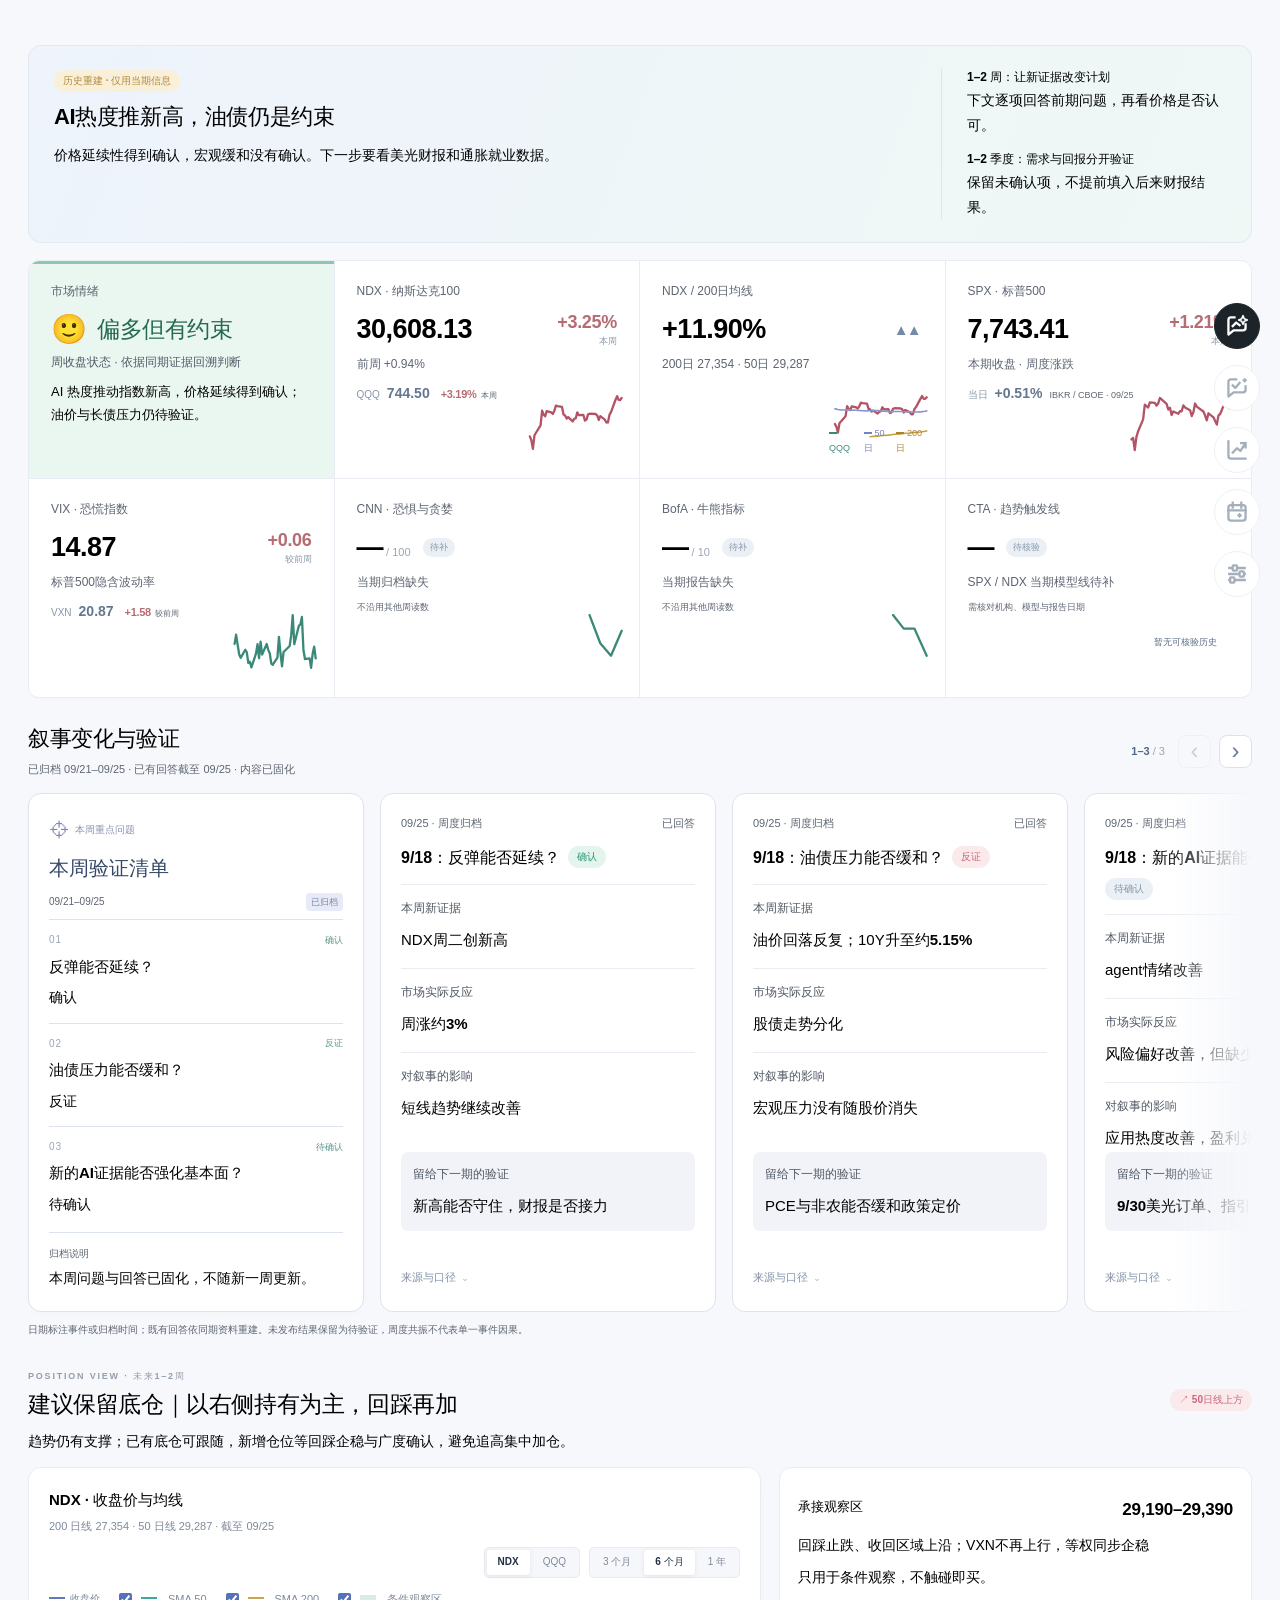
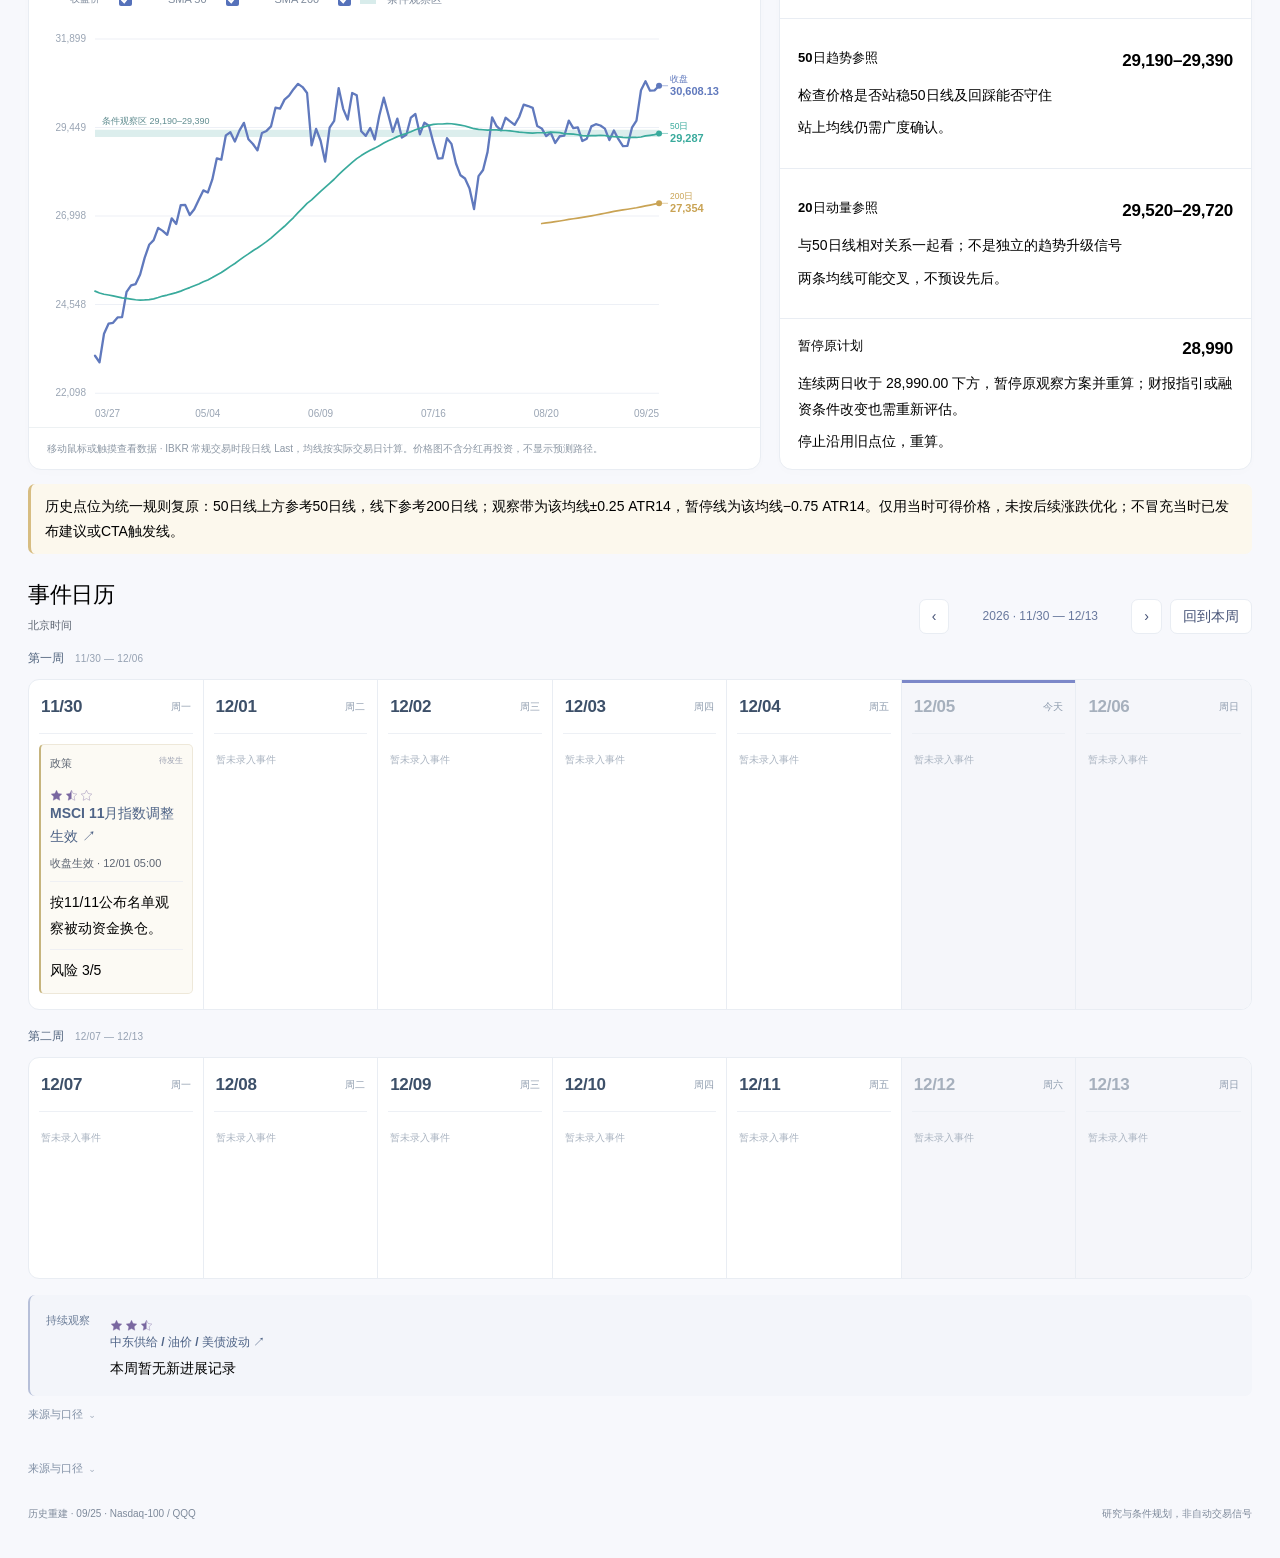
<file: weeks/2026-09-25.html>
<!doctype html>
<html lang="zh-CN"><head><meta charset="utf-8"><meta name="viewport" content="width=device-width, initial-scale=1, viewport-fit=cover"><meta name="color-scheme" content="light"><meta name="description" content="纳指叙事与点位跟踪：五个维度、关键数据图表与未来一至两周的操作条件。"><title>美股叙事与市场点位 · 2026-09-25</title>
<style>
:root{--ink:#172c3c;--muted:#677682;--teal:#087e83;--teal-soft:#eaf4f3;--amber:#a76c1b;--amber-soft:#fcf2df;--down:#21856c;--up:#c6504f;--line:#dce3e7;--paper:#fff;--bg:#f3f5f6;--nav:#112532;--radius:9px;font-family:Inter,-apple-system,BlinkMacSystemFont,"Segoe UI","PingFang SC","Microsoft YaHei",sans-serif;font-synthesis:none;color:var(--ink);background:var(--bg)}*{box-sizing:border-box}html{scroll-behavior:smooth;scroll-padding-top:28px}body{margin:0;font-size:14px;line-height:1.65}button,input,select{font:inherit}button,a{touch-action:manipulation}a{color:var(--teal);text-underline-offset:3px}button{cursor:pointer}button:focus-visible,a:focus-visible,input:focus-visible{outline:3px solid #43adae;outline-offset:3px}h1,h2,h3,p{margin:0}h1{font-weight:650;line-height:1.3;font-size:clamp(28px,3vw,40px);letter-spacing:-1px}h2{font-size:23px;line-height:1.4;letter-spacing:-.4px}h3{font-size:16px}small{font-size:11px}.mono,.value,.num{font-variant-numeric:tabular-nums;font-feature-settings:"tnum"}.sidebar{width:220px;background:var(--nav);position:fixed;inset:0 auto 0 0;padding:32px 24px;display:flex;flex-direction:column;z-index:20;color:#dde5e9}.brand{display:flex;align-items:center;gap:11px;font-size:19px;font-weight:650;letter-spacing:1px}.brand svg{width:32px;color:#68c6be}.eyebrow{font-size:10px;letter-spacing:2px;text-transform:uppercase;color:var(--muted);font-weight:650}.sidebar .eyebrow{color:#8096a4;margin-top:13px;letter-spacing:1.4px}.side-caption{font-size:11px;color:#8399a6;border-top:1px solid #2a3e4c;padding-top:21px;margin-top:28px}.nav{display:grid;gap:4px;margin-top:19px}.nav a{display:flex;gap:12px;align-items:center;padding:10px 9px;border-radius:5px;text-decoration:none;color:#b9c9d2;font-size:13px;white-space:nowrap}.nav a span{font:11px ui-monospace,monospace;color:#708996}.nav a.active,.nav a:hover{background:#243e4c;color:white}.nav a.active span{color:#74c5bf}.side-foot{margin-top:auto;font-size:11px;color:#91a5af;padding-top:24px}.side-dot{display:inline-block;width:6px;height:6px;background:#73bdb2;border-radius:50%;margin-right:5px}.main{margin-left:220px;max-width:1600px;padding:35px 42px 40px}.topbar{display:flex;justify-content:space-between;align-items:center;gap:15px;margin-bottom:24px}.topbar .eyebrow{letter-spacing:1.5px}.actions{display:flex;gap:7px}.btn{padding:7px 12px;border:1px solid #d4dde2;background:#fff;color:var(--ink);font-size:12px;border-radius:5px;white-space:nowrap}.btn:hover{background:#eaf1f3}.btn svg{width:13px;height:13px;vertical-align:-2px;margin-right:5px}.report-date{font-size:12px;color:var(--muted);margin-top:9px}.hero{background:var(--paper);border:1px solid var(--line);border-top:3px solid var(--teal);padding:28px 30px;display:grid;grid-template-columns:1fr 270px;gap:35px;margin-top:23px}.hero h2{font-size:22px;margin:10px 0}.hero p{color:#536571;max-width:820px;font-size:14px}.label{display:inline-flex;align-items:center;gap:6px;border-radius:4px;font-size:11px;padding:3px 8px;font-weight:600}.label.amber{background:var(--amber-soft);color:var(--amber)}.label.teal{background:var(--teal-soft);color:var(--teal)}.label.gray{background:#edf1f3;color:#647480}.hero-aside{border-left:1px solid var(--line);padding-left:25px;display:flex;flex-direction:column;justify-content:center;gap:12px}.hero-aside b{display:block;font-size:13px}.hero-aside p{font-size:12px}.metrics{display:grid;grid-template-columns:repeat(4,minmax(0,1fr));border:1px solid var(--line);background:var(--paper);margin:18px 0 30px}.metric{padding:19px 20px;border-right:1px solid var(--line)}.metric:last-child{border:0}.metric .key{font-size:11px;color:var(--muted)}.metric .value{font-size:29px;font-weight:620;line-height:1.4;letter-spacing:-.6px;margin:3px 0}.metric .sub{font-size:11px;color:var(--muted)}.down{color:var(--down)}.up{color:var(--up)}.section{margin-top:34px;scroll-margin-top:24px}.section-head{display:flex;justify-content:space-between;align-items:flex-end;gap:15px;margin-bottom:15px}.section-head h2{display:flex;align-items:center;gap:12px}.section-head .index{font:12px ui-monospace,monospace;color:var(--teal);border:1px solid #adc9cc;border-radius:50%;width:29px;height:29px;display:inline-flex;align-items:center;justify-content:center}.section-sub{font-size:12px;color:var(--muted);margin-top:5px}.card{background:var(--paper);border:1px solid var(--line);border-radius:var(--radius);overflow:hidden}.pad{padding:22px 24px}.grid2{display:grid;grid-template-columns:1fr 1fr;gap:16px}.grid3{display:grid;grid-template-columns:repeat(3,1fr);gap:16px}.chart-head{padding:19px 22px 0;display:flex;justify-content:space-between;align-items:flex-start;gap:12px}.chart-head p{color:var(--muted);font-size:11px;margin-top:4px}.chart{height:290px;position:relative;padding:5px 10px 0;min-width:0}.chart.tall{height:370px}.chart.short{height:230px}.chart svg{width:100%;height:100%;display:block;overflow:visible}.chart .tooltip{position:absolute;pointer-events:none;z-index:5;top:20px;background:#102937ed;color:#fff;padding:9px 12px;border-radius:5px;font-size:11px;min-width:140px;box-shadow:0 6px 25px #172c3c15;display:none;line-height:1.8}.chart-caption{border-top:1px solid #edf1f3;padding:12px 22px;color:var(--muted);font-size:11px}.chart-caption a{font-size:11px}.legend{display:flex;align-items:center;gap:15px;padding:10px 22px 0;flex-wrap:wrap;font-size:11px;color:var(--muted)}.swatch{display:inline-block;width:16px;height:2px;margin:0 5px 3px 0;background:var(--ink)}.swatch.teal{background:var(--teal)}.swatch.amber{background:#ce9238}.swatch.light{background:#91a9b7}.swatch.zone{height:9px;background:#d8eceb;margin-bottom:0}.segments{display:flex;border:1px solid #d6dfe4;border-radius:5px;padding:2px;gap:2px;background:#f5f7f8}.segments button{border:0;border-radius:3px;background:transparent;padding:4px 11px;font-size:11px;color:var(--muted)}.segments button[aria-pressed=true]{background:white;color:var(--ink);box-shadow:0 1px 4px #132b3a1a;font-weight:600}.chart-tools{display:flex;gap:9px;align-items:center;flex-wrap:wrap}.note{background:#edf5f4;border-left:3px solid var(--teal);padding:13px 16px;font-size:12px;color:#3b6268;margin-top:14px}.note.warn{background:#fcf6e9;border-color:#c18d38;color:#795f36}.insight{font-size:13px;margin-top:12px;color:#516472}.insight strong{color:var(--ink)}.table-scroll{overflow:auto}table{width:100%;border-collapse:collapse;text-align:left;font-size:12px}th{font-size:10px;color:var(--muted);font-weight:600;letter-spacing:.3px;background:#f7f9fa}th,td{padding:13px 17px;border-bottom:1px solid #e8edef;vertical-align:top}tbody tr:last-child td{border-bottom:0}td strong{font-size:13px}.action-table th:first-child{width:16%}.action-table th:nth-child(2){width:22%}.action-table td{padding-top:16px;padding-bottom:16px}.action-table .level{display:block;font-size:17px;white-space:nowrap;font-weight:600;letter-spacing:-.2px}.action-table .explain{color:var(--muted);font-size:11px;display:block;margin-top:2px}.action-table tr.active-row{background:#f0f7f6}.step-dot{display:inline-block;width:6px;height:6px;border-radius:50%;background:var(--teal);margin-right:7px}.step-dot.amber{background:#c28b36}.step-dot.gray{background:#9aa9b2}.mini-kpis{display:grid;grid-template-columns:1fr 1fr;gap:24px;margin-top:19px}.mini-kpis .value{font-size:31px;letter-spacing:-1px;font-weight:600}.mini-kpis .key{font-size:11px;color:var(--muted)}.bar-track{background:#e9eef0;height:6px;border-radius:4px;overflow:hidden;margin:10px 0}.bar-track>i{display:block;height:100%;background:var(--teal)}.delta{font-size:11px;color:var(--muted);margin-top:8px}.earnings-flow{display:grid;grid-template-columns:1fr 38px 1fr;align-items:center;text-align:center;margin:24px 0 10px}.earnings-flow .value{font-size:42px;letter-spacing:-1.5px;font-weight:650}.earnings-flow .key{font-size:11px;color:var(--muted)}.arrow{color:#91a4ad;font-size:25px}.text-list{display:grid;gap:14px}.text-list div{border-bottom:1px solid #e7ecef;padding-bottom:13px}.text-list div:last-child{border-bottom:0;padding-bottom:0}.text-list b{display:block;font-size:13px;margin-bottom:3px}.text-list p{font-size:12px;color:var(--muted)}.slider-row{margin:17px 0}.slider-label{display:flex;justify-content:space-between;font-size:12px}.slider-label output{font-weight:650}input[type=range]{width:100%;accent-color:var(--teal);margin:10px 0 0}.sensitivity{display:grid;grid-template-columns:1fr 1fr;gap:15px;align-items:center}.sensitivity-out{background:#f4f7f8;padding:20px;text-align:center;border-radius:6px}.sensitivity-out .value{font-size:40px;line-height:1.3;font-weight:650}.sensitivity-out p{font-size:11px;color:var(--muted)}.scenarios{display:grid;grid-template-columns:repeat(3,1fr);gap:16px;margin-top:16px}.scenario{border-top:3px solid #b1c3cd}.scenario:first-child{border-color:#bd924c}.scenario:nth-child(2){border-color:var(--teal)}.scenario h3{font-size:14px;margin:8px 0}.scenario p{font-size:12px;color:var(--muted)}.scenario .rule{margin-top:12px;padding-top:12px;border-top:1px solid var(--line);font-size:12px;color:var(--ink)}.sentiment-grid{display:grid;grid-template-columns:repeat(4,1fr);gap:1px;background:var(--line);border:1px solid var(--line);border-radius:7px;overflow:hidden;margin-top:16px}.sentiment{padding:18px 20px;background:white}.sentiment .value{font-size:29px;font-weight:620}.sentiment .key{font-size:11px;color:var(--muted)}.sentiment .range{height:4px;border-radius:3px;background:linear-gradient(90deg,#849caa,#d2b775,#bd8d51);position:relative;margin:12px 0 8px}.sentiment .range i{position:absolute;top:-3px;height:10px;width:3px;background:#213e4e}.sentiment small{color:var(--muted);display:block;line-height:1.5}.gap{padding:14px 18px;border:1px dashed #c5d0d6;background:#f7f9fa;font-size:12px;border-radius:6px;margin-top:12px}.gap strong{color:var(--ink)}.narrative-row{display:grid;grid-template-columns:1.05fr 1.5fr .9fr;gap:20px;padding:20px 23px;border-bottom:1px solid var(--line)}.narrative-row:last-child{border-bottom:0}.narrative-row h3{font-size:14px}.narrative-row p{font-size:12px;color:var(--muted)}.narrative-row .number{font-size:10px;color:var(--teal);letter-spacing:1px;margin-bottom:6px}.xpost{padding:18px 21px;border-bottom:1px solid var(--line);display:grid;grid-template-columns:1fr 180px;gap:25px;align-items:center}.xpost:last-child{border-bottom:0}.xpost .author{font-size:11px;color:var(--muted);margin-top:3px}.xpost p{font-size:12px;margin-top:8px;color:var(--muted)}.xpost h3{font-size:14px}.heat-value{font-size:23px;font-weight:600}.heat-value span{font-size:10px;font-weight:400;color:var(--muted)}.heat-bar{height:5px;background:#edf1f3;margin-top:8px}.heat-bar i{display:block;height:100%;background:#709fa7}.event-row{display:grid;grid-template-columns:135px 1fr 82px;gap:15px;padding:17px 22px;border-bottom:1px solid var(--line)}.event-row:last-child{border:0}.event-date{font-weight:600;font-size:12px}.event-time{font-size:10px;color:var(--muted);margin-top:3px}.event-row h3{font-size:13px}.event-row p{font-size:12px;color:var(--muted);margin-top:3px}.event-kind{font-size:10px;text-align:right;color:var(--teal)}details{border:1px solid var(--line);background:white;border-radius:6px;margin-top:12px}summary{padding:15px 19px;cursor:pointer;font-size:12px;font-weight:600}details .detail-content{padding:0 20px 20px;font-size:12px;color:var(--muted)}.sources{display:grid;grid-template-columns:1fr 1fr;gap:10px 24px;margin:10px 0}.sources a{font-size:11px}.footer{font-size:11px;color:var(--muted);padding:24px 0 0;display:flex;justify-content:space-between;gap:20px}.toast{position:fixed;bottom:25px;left:calc(50% + 80px);transform:translateX(-50%);background:#163342;color:#fff;font-size:12px;padding:10px 17px;border-radius:6px;z-index:100;box-shadow:0 4px 20px #142c3b33}.hide{display:none!important}.check-legend{font-size:11px;color:var(--muted);display:flex;gap:6px;align-items:center;cursor:pointer}.check-legend input{accent-color:var(--teal)}.quality-key{font-size:10px;letter-spacing:1px;color:var(--muted)}.divider{height:1px;background:var(--line);margin:17px 0}.download-mini{border:0;background:transparent;font-size:10px;color:var(--muted);padding:5px}.download-mini:hover{color:var(--teal)}
@media(min-width:1700px){.main{margin-left:240px;margin-right:auto;padding:40px 55px}.sidebar{width:240px}}
@media(max-width:1150px){.sidebar{width:185px;padding:27px 16px}.main{margin-left:185px;padding:26px 25px}.hero{grid-template-columns:1fr 225px;padding:23px;gap:22px}.metric{padding:16px}.metric .value{font-size:25px}.narrative-row{grid-template-columns:1fr 1.3fr}.narrative-row>div:last-child{grid-column:1/-1}.xpost{grid-template-columns:1fr 140px}}
@media(max-width:880px){.sidebar{position:static;width:100%;padding:16px 21px;display:block}.sidebar .eyebrow,.side-caption,.side-foot{display:none}.brand{font-size:16px}.brand svg{width:25px}.nav{display:flex;overflow:auto;margin:13px -10px -3px;gap:3px}.nav a{font-size:11px;padding:7px 10px}.nav a span{display:none}.main{margin:0;padding:24px 20px}.hero{grid-template-columns:1fr}.hero-aside{border-left:0;border-top:1px solid var(--line);padding:16px 0 0;display:grid;grid-template-columns:1fr 1fr}.grid2{grid-template-columns:1fr}.chart.tall{height:340px}.scenarios{gap:10px}.scenario.pad{padding:16px}.sentiment-grid{grid-template-columns:1fr 1fr}.chart-head{padding:17px 18px 0}.topbar{margin-bottom:19px}.metric .value{font-size:24px}.narrative-row{grid-template-columns:1fr 1.3fr}}
@media(max-width:560px){.main{padding:20px 14px}.topbar{align-items:flex-start}.topbar .eyebrow{font-size:8px;max-width:170px}.actions .btn{font-size:10px;padding:6px 8px}.hero{padding:21px 18px;margin-top:18px}.hero h2{font-size:19px}.hero-aside{grid-template-columns:1fr;gap:12px}.hero p{font-size:13px}.metrics{grid-template-columns:1fr 1fr;margin-bottom:25px}.metric{padding:14px 17px}.metric:nth-child(2){border-right:0}.metric:nth-child(-n+2){border-bottom:1px solid var(--line)}.metric .value{font-size:25px}.section{margin-top:28px}.section-head{align-items:flex-start}.section-head h2{font-size:20px;gap:8px}.section-head .index{width:25px;height:25px;font-size:11px}.section-sub{font-size:11px}.chart-head{flex-wrap:wrap}.chart-head h3{font-size:14px}.chart-tools{gap:8px}.segments button{padding:4px 9px}.chart.tall{height:300px}.chart{height:270px}.chart.short{height:230px}.chart-caption{padding:10px 16px;font-size:10px}.legend{padding:10px 16px 0;font-size:10px;gap:10px}.pad{padding:18px}.action-table{min-width:610px}.scenarios{grid-template-columns:1fr}.scenario .rule{margin-top:9px;padding-top:9px}.sensitivity{grid-template-columns:1fr}.sensitivity-out{padding:14px}.sensitivity-out .value{font-size:34px}.narrative-row{display:block;padding:17px}.narrative-row>div+div{margin-top:12px}.xpost{grid-template-columns:1fr 105px;gap:13px;padding:17px}.heat-value{font-size:19px}.event-row{grid-template-columns:90px 1fr;gap:10px;padding:15px}.event-kind{display:none}.event-date{font-size:10px}.event-time{font-size:9px}.event-row p{font-size:11px}.sources{grid-template-columns:1fr}.footer{display:block}.footer span{display:block;margin-top:6px}.sentiment{padding:16px}.toast{left:50%;width:max-content;max-width:90%}.mini-kpis{gap:15px}.note{padding:12px;font-size:11px}}
@media print{.sidebar,.actions,.chart-tools,.segments,.download-mini,.toast,.slider-row,button{display:none!important}.main{margin:0;padding:0;max-width:none}body{background:white;font-size:11px}.card,.hero{break-inside:avoid}.section{break-inside:auto;margin-top:22px}.section h2{font-size:19px}.chart{height:240px}.chart.tall{height:280px}.grid2{grid-template-columns:1fr 1fr}.hero{grid-template-columns:1fr 230px}.metrics{margin:15px 0}.section-head{break-after:avoid}.footer{padding-bottom:20px}a{color:inherit}details{display:none}}
/* A quiet, light research dashboard. Status direction is independent of price color. */
.swatch{background:#6079bd}.swatch.teal{background:#39aa9c}.swatch.amber{background:#c9a354}.swatch.light{background:#b8c2d5}.sentiment .state-badge{font-size:8px;padding:2px 5px;margin-left:4px}
:root{--ink:#233044;--muted:#7e8a9b;--teal:#5571ba;--teal-soft:#edf1fc;--bg:#f7f8fc;--line:#e9edf3;--nav:#fff;--radius:13px}
body{background:var(--bg)}.sidebar{position:sticky;top:0;width:100%;height:auto;inset:auto;padding:14px max(24px,calc((100vw - 1320px)/2));background:#ffffffed;border-bottom:1px solid var(--line);backdrop-filter:blur(15px);display:flex;flex-direction:row;align-items:center;justify-content:space-between;gap:22px;z-index:25;color:var(--ink)}.brand{font-size:17px;letter-spacing:.3px;white-space:nowrap}.brand svg{color:#6f65bb;width:27px}.sidebar>.eyebrow,.side-caption,.side-foot{display:none}.nav{margin:0;display:flex;gap:0;overflow:auto}.nav a{color:#778597;font-size:11px;padding:7px 9px;border-radius:5px}.nav a span{display:none}.nav a.active,.nav a:hover{background:#edf1fb;color:#5664aa}.main{max-width:1320px;padding:29px 26px 40px;margin:0 auto}.topbar{margin-bottom:18px}.eyebrow{color:#939eac;letter-spacing:1.8px;font-size:9px}h1{font-size:30px;letter-spacing:-.7px}.dashboard-word{font-size:22px;font-weight:400;color:#a0aabb}.report-date{font-size:11px}.hero{margin-top:21px;border:1px solid #e2e9ef;border-radius:13px;background:linear-gradient(110deg,#eef3fc,#eff8f5);padding:22px 25px;grid-template-columns:1fr 265px;gap:25px}.hero h2{font-size:21px}.hero p{font-size:12px;line-height:1.85}.hero-aside{border-color:#d9e3eb;padding-left:24px}.hero-aside b{font-size:12px}.hero-aside p{font-size:11px}.label{border-radius:20px;font-size:10px}.hero .label.amber{background:#fff8ea;border:1px solid #eeddba}.metrics{margin:17px 0 25px;border-radius:11px;border-color:var(--line);box-shadow:0 2px 6px #172c3c02}.metric{padding:16px 21px}.metric .value{font-size:27px;font-weight:650}.metric .key{font-size:10px}.metric .sub{font-size:10px}.card{box-shadow:0 3px 12px #31456703;border-color:var(--line)}
.pulse-heading{display:flex;justify-content:space-between;font-size:12px;font-weight:650;align-items:center;margin-bottom:12px}.pulse-mark{font-size:9px;color:#6e6ab8;margin-right:6px}.pulse-caption{font-size:10px;font-weight:400;color:#8d98a6;margin-left:7px}.pulse-grid{display:grid;grid-template-columns:repeat(5,minmax(0,1fr));gap:10px;margin-bottom:27px}.pulse-card{display:block;text-decoration:none;color:var(--ink);border-radius:10px;border:1px solid #edf0f4;padding:15px 14px 12px;transition:transform .16s,box-shadow .16s}.pulse-card:hover{transform:translateY(-3px);box-shadow:0 8px 20px #35436109}.pulse-card.good{background:#eef8f4}.pulse-card.mixed{background:#fbf7ec}.pulse-card.weak{background:#fcf0f2}.pulse-card.unknown{background:#f0f3f8}.pulse-top{display:flex;align-items:center;gap:5px;white-space:nowrap}.pulse-top>span{color:#8b97a5;font-size:15px}.pulse-top>b{font-size:10px;font-weight:600}.pulse-top .state-badge{margin-left:auto;font-size:8px;padding:2px 5px;gap:2px}.pulse-state{font-size:13px;font-weight:650;margin:11px 0 7px}.pulse-number{font-size:23px;font-weight:650;letter-spacing:-.6px;font-variant-numeric:tabular-nums}.pulse-number span{font-size:9px;font-weight:400;letter-spacing:0;color:#87909d}.pulse-compare{font-size:9px;color:#87909d;margin-top:7px;display:flex;justify-content:space-between;gap:5px}.pulse-compare b{font-weight:500;color:#6b7888}.pulse-foot{font-size:8px;color:#8c96a5;border-top:1px solid #00000005;padding-top:10px;margin-top:10px}.state-badge{display:inline-flex;align-items:center;gap:4px;white-space:nowrap;font-size:10px;font-weight:550;font-style:normal;border-radius:20px;padding:4px 9px;line-height:1.4}.state-badge.improve{background:#e4f5ee;color:#2b967a}.state-badge.worsen{background:#fbeaec;color:#c9687b}.state-badge.mixed{background:#faf0d9;color:#b08a3b}.state-badge.pending{background:#eaf0f6;color:#8798a9}.small-badge{font-size:9px;padding:2px 7px;margin:6px 0 0}.dashboard-chart-heading{display:flex;align-items:center;justify-content:space-between;margin-bottom:13px}.dashboard-chart-heading h2{font-size:22px;margin-top:3px}
.section{margin-top:31px;scroll-margin-top:90px}html{scroll-padding-top:90px}.section-head h2{font-size:21px}.section-head .index{color:#8986bb;border-color:#d9d8ee;background:#f7f5ff}.section-sub{font-size:11px}.chart-head h3{font-size:14px}.chart-head p{font-size:10px}.chart-head{padding-top:18px}.chart-caption{font-size:10px;color:#8d98a5}.chart svg text{font-family:Inter,-apple-system,BlinkMacSystemFont,"PingFang SC","Microsoft YaHei",sans-serif}.segments{background:#f6f7fb;border-color:#e8ebf1}.segments button{font-size:10px}.btn{font-size:10px;border-color:#e2e7ef;border-radius:7px;padding:7px 11px}.actions{gap:6px}.note{border-radius:7px;background:#f0f4fb;border-left-color:#9baed5;color:#6b7b96;font-size:11px}.note.warn{background:#fcf8ed;border-left-color:#d7bd82;color:#99815a}.sentiment-grid{gap:12px;background:transparent;border:0;overflow:visible}.sentiment{border:1px solid var(--line);border-radius:12px;padding:21px 22px;box-shadow:0 3px 12px #31456703}.sentiment .value{font-size:34px;margin-top:9px}.sentiment:nth-child(1) .value{color:#b99449}.sentiment:nth-child(2) .value{color:#d4a540}.sentiment:nth-child(3) .value{color:#339e86}.sentiment:nth-child(4) .value{color:#7d76b5}.sentiment small{font-size:10px;line-height:1.8}.sentiment .range{opacity:.75}.scenario{border-top-width:2px}.scenario h3{font-size:13px}.footer{font-size:10px}.toast{left:50%}.narrative-row .number{color:#8d84b2}
@media(min-width:1700px){.main{margin:0 auto;padding:32px 26px 40px}.sidebar{width:100%}}
@media(max-width:1150px){.sidebar{width:100%;padding:13px 20px}.main{margin:0 auto;padding:25px 22px}.nav a{font-size:10px;padding:7px}.pulse-grid{gap:8px}.pulse-card{padding:13px 10px}.pulse-top .state-badge{font-size:7px;padding:2px 3px}.pulse-top>b{font-size:9px}.pulse-number{font-size:21px}.pulse-number span{font-size:8px}.pulse-compare{font-size:8px}.pulse-foot{font-size:7px}}
@media(max-width:880px){.sidebar{display:block;padding:14px 21px}.nav{margin-top:11px}.nav a{padding:6px 10px;font-size:11px}.main{margin:0;padding:23px 19px}.hero{grid-template-columns:1fr}.hero-aside{border:0;border-top:1px solid #d9e3eb;padding:15px 0 0;display:grid;grid-template-columns:1fr 1fr}.pulse-grid{grid-template-columns:repeat(3,1fr)}.pulse-top>b{font-size:10px}.pulse-top .state-badge{font-size:9px;padding:3px 6px}.pulse-card{padding:14px}.pulse-number span,.pulse-foot{font-size:9px}.pulse-compare{font-size:9px}.sentiment-grid{gap:12px}}
@media(max-width:560px){.main{padding:20px 14px}.sidebar{position:static;padding:13px 17px}.brand{font-size:16px}.nav{margin-top:12px;margin-left:-7px}.nav a{font-size:10px;padding:6px 8px}h1{font-size:25px}.dashboard-word{display:block;font-size:18px;margin-top:4px}.topbar{margin-bottom:15px;gap:8px}.topbar .eyebrow{font-size:7px;max-width:140px}.actions{gap:4px}.btn{font-size:9px;padding:6px 7px}.hero{padding:19px}.hero h2{font-size:19px}.hero p{font-size:11px}.hero-aside{grid-template-columns:1fr}.metric{padding:13px 16px}.metric .value{font-size:24px}.pulse-grid{grid-template-columns:1fr 1fr;gap:9px}.pulse-card:last-child{grid-column:1/-1}.pulse-card:last-child .pulse-compare{max-width:245px}.pulse-card{padding:13px}.pulse-top>b{font-size:10px}.pulse-top .state-badge{font-size:8px}.pulse-state{font-size:12px}.pulse-number{font-size:22px}.pulse-caption{font-size:8px}.pulse-heading>.pulse-caption{display:none}.section{scroll-margin-top:20px}.section-head h2{font-size:19px}.section-head>.state-badge{font-size:8px;padding:4px 6px}.sentiment{padding:16px}.sentiment .value{font-size:30px}.chart-head h3{font-size:13px}.dashboard-chart-heading h2{font-size:20px}.narrative-row p{font-size:11px}}
@media print{.sidebar,.pulse-heading,.pulse-grid{display:none}.main{margin:0;padding:0}.hero{background:#f4f7fb}.sentiment-grid{gap:5px}.card{box-shadow:none}html{scroll-padding-top:0}}

.chain-grid{display:grid;grid-template-columns:repeat(3,minmax(0,1fr));gap:14px}.chain-card{padding:21px}.chain-card h3{margin:12px 0;font-size:14px;line-height:1.65}.chain-step{margin-top:12px;padding-top:10px;border-top:1px solid var(--line);font-size:12px;color:var(--muted)}.chain-step b{display:block;color:#536784;font-size:10px;margin-bottom:4px}.chain-next{background:#f2f6fc;padding:10px;border-radius:6px}.chain-intro{font-size:11px;color:var(--muted);margin-top:12px}.gap-chart{display:grid;place-items:center;height:100%;text-align:center;padding:25px;color:var(--muted)}@media(max-width:900px){.chain-grid{grid-template-columns:1fr}.chain-card{padding:17px}}
</style><style id="mobile-responsive-css">/* Responsive presentation layer: shared by every dated snapshot. */
.main,.section,.card,.grid2>*,.grid3>*,.hero>*,.chain-grid>*,.metric,.sentiment,.narrative-row>*{min-width:0}
@media(max-width:800px){
 html{scroll-padding-top:12px}body{overflow-x:hidden;-webkit-text-size-adjust:100%;text-size-adjust:100%}
 .main{width:100%;max-width:100%;margin:0;padding:20px 16px 36px}
 .sidebar{position:static;width:100%;padding:8px 12px;display:block;backdrop-filter:none}
 .sidebar .brand{display:none}.nav{margin:0;max-width:100%;overflow-x:auto;overscroll-behavior-x:contain;-webkit-overflow-scrolling:touch;scrollbar-width:none;gap:4px}
 .nav a{min-height:44px;display:flex;align-items:center;padding:8px 12px;font-size:12px;flex-shrink:0}
 .grid2,.grid3,.chain-grid,.scenarios{grid-template-columns:minmax(0,1fr)}
 .hero{grid-template-columns:minmax(0,1fr);padding:20px;gap:16px}.hero-aside{padding:14px 0 0;border-left:0;border-top:1px solid var(--line)}
 .topbar{flex-wrap:wrap;gap:8px}.topbar .eyebrow{max-width:none;font-size:9px}.actions{flex-wrap:wrap;gap:6px}
 button.btn,.segments button{min-height:40px;font-size:12px;padding:8px 11px}.download-mini{min-height:44px;min-width:44px;font-size:12px}
 h1{font-size:26px;line-height:1.4}.dashboard-word{font-size:18px}.report-date{font-size:12px;line-height:1.8}
 .hero h2{font-size:21px}.hero p,.hero-aside p,.text-list p,.scenario p,.insight,.narrative-row p,.chain-step{font-size:14px;line-height:1.85}
 .hero-aside b,.text-list b,.chain-card h3{font-size:14px}.section-sub,.chart-caption,.note,.gap,.delta,.detail-content{font-size:12px;line-height:1.8}
 .section-head{flex-wrap:wrap;align-items:flex-start;gap:8px}.section-head h2{font-size:20px}.section-head>.state-badge{font-size:11px}.section{scroll-margin-top:12px}
 .metrics{grid-template-columns:repeat(2,minmax(0,1fr));overflow:hidden}.metric{padding:15px 13px}.metric:nth-child(2){border-right:0}.metric:nth-child(-n+2){border-bottom:1px solid var(--line)}
 .metric .key,.metric .sub{font-size:11px;overflow-wrap:anywhere}.metric .value{font-size:25px;letter-spacing:-.7px}
 .pulse-grid{grid-template-columns:repeat(2,minmax(0,1fr));gap:10px}.pulse-card{padding:13px 12px}.pulse-card:last-child{grid-column:1/-1}
 .pulse-top{flex-wrap:wrap;white-space:normal;gap:5px}.pulse-top>b{font-size:12px}.pulse-top .state-badge{font-size:10px;margin-left:0;padding:3px 7px}.pulse-state{font-size:14px}.pulse-number{font-size:23px;overflow-wrap:anywhere}.pulse-number span,.pulse-compare,.pulse-foot{font-size:11px;line-height:1.65}.pulse-compare{flex-wrap:wrap}.pulse-heading{font-size:13px}.pulse-caption{font-size:10px}
 .chart-head{padding:16px 14px 0;flex-wrap:wrap;gap:9px}.chart-head h3{font-size:15px}.chart-head p{font-size:12px}.chart-tools{width:100%;gap:7px}.chart-tools .segments{flex-shrink:0}.chart-tools .download-mini{margin-left:auto}
 .chart{height:290px;padding-left:0;padding-right:0}.chart.tall{height:320px}.chart.short{height:250px}.legend{padding:12px 14px 0;gap:8px 13px;font-size:12px}.check-legend{font-size:12px;min-height:36px}.check-legend input{width:17px;height:17px}.chart-caption{padding:12px 14px}
 .sentiment-grid{grid-template-columns:repeat(2,minmax(0,1fr));gap:10px}.sentiment{padding:15px 12px}.sentiment .key,.sentiment small{font-size:11px}.sentiment .state-badge{font-size:10px;margin:5px 0 0}.sentiment .value{font-size:28px}
 .sensitivity{grid-template-columns:1fr}.slider-label{font-size:13px}input[type=range]{min-height:36px}.pad,.chain-card{padding:18px}.chain-step b{font-size:12px}.chain-intro{font-size:12px;line-height:1.8}
 .narrative-row{display:block;padding:18px}.narrative-row>div+div{margin-top:14px}.narrative-row h3{font-size:15px}.xpost{grid-template-columns:minmax(0,1fr);gap:12px}.xpost p{font-size:13px}.heat-value{font-size:21px}
 .event-row{grid-template-columns:minmax(0,1fr);padding:16px;gap:6px}.event-row h3{font-size:14px}.event-row p{font-size:13px}.event-date{font-size:13px}.event-time{font-size:11px}.event-kind{display:none}
 .sources{grid-template-columns:1fr}.sources a{font-size:12px;overflow-wrap:anywhere}.detail-content p{overflow-wrap:anywhere}.footer{display:block;font-size:11px}.footer span{display:block;margin-top:8px}
 /* Long comparison tables become labelled rows, preserving every cell. */
 .table-scroll{overflow:visible}.table-scroll table.mobile-cards{display:block;min-width:0;width:100%}.mobile-cards thead{display:none}.mobile-cards tbody{display:block}.mobile-cards tr{display:block;padding:12px 14px;border-bottom:1px solid var(--line)}.mobile-cards tr:last-child{border-bottom:0}.mobile-cards td{display:grid;grid-template-columns:88px minmax(0,1fr);column-gap:12px;align-items:start;padding:8px 0;border:0;font-size:13px;line-height:1.75;overflow-wrap:anywhere}.mobile-cards td:before{content:attr(data-label);font-size:11px;color:var(--muted);font-weight:500}.mobile-cards td strong{font-size:14px}.mobile-cards td .mobile-cell-content{min-width:0}.mobile-cards .level{font-size:19px;white-space:normal}.mobile-cards .explain{font-size:12px}
}
@media(max-width:360px){.main{padding:16px 12px 30px}.metric .value{font-size:22px}.pulse-grid{grid-template-columns:1fr}.pulse-card:last-child{grid-column:auto}.sentiment-grid{grid-template-columns:1fr}.mobile-cards td{grid-template-columns:76px minmax(0,1fr)}.chart-tools{gap:5px}.segments button{padding:8px}.chart.tall{height:300px}}
@media(prefers-reduced-motion:reduce){html{scroll-behavior:auto}.pulse-card{transition:none}}
</style><style id="review-preview-css">[hidden]{display:none!important}
html{scroll-padding-top:20px}.main{max-width:1440px;margin:0 auto;padding:24px 28px 36px}.topbar{margin-bottom:15px}.topbar .eyebrow{font-size:9px}h1{font-size:29px}.hero{grid-template-columns:minmax(0,1fr) 285px;padding:22px 25px;gap:28px}.hero h2{font-size:22px}.hero p{font-size:12px}.hero-aside{border-left:1px solid #dce4ed;padding-left:25px}.hero-aside b{font-size:12px}.hero-aside p{font-size:11px}.metrics{margin-bottom:23px}.section{margin-top:30px}.section-head h2{font-size:22px}
.pulse-grid{gap:10px;margin-bottom:0}.pulse-card{font:inherit;text-align:left;width:100%;cursor:pointer;padding:15px 14px 10px;position:relative}.pulse-card:hover{transform:translateY(-2px)}.pulse-card:focus-visible{outline:3px solid #7e83c2;outline-offset:3px}.pulse-card[aria-expanded=true]{box-shadow:0 0 0 2px #7785b7;background:#fff}.pulse-card[aria-expanded=true]::after{content:"";position:absolute;width:10px;height:10px;background:#fff;border-right:1px solid #d9e1ef;border-bottom:1px solid #d9e1ef;transform:rotate(45deg);bottom:-7px;left:calc(50% - 5px);z-index:2}.pulse-top{gap:4px}.pulse-top>b{font-size:11px}.pulse-top .state-badge{font-size:9px}.pulse-state{font-size:13px;margin:10px 0 6px}.pulse-number{font-size:25px}.pulse-number span{font-size:9px}.pulse-compare{font-size:10px;line-height:1.6}.pulse-foot{font-size:9px;margin-top:9px;padding-top:8px}.narrative-weight{display:flex;align-items:baseline;justify-content:space-between;margin-top:13px;font-size:11px;color:#56677e}.narrative-weight small{font-size:9px;color:#8793a4;margin-left:3px}.narrative-weight strong{font-size:20px;font-weight:650;color:#34465f;font-variant-numeric:tabular-nums}.weight-track{height:3px;background:#dfe6eb;border-radius:3px;margin-top:6px;overflow:hidden}.weight-track span{display:block;height:100%;background:#7f8ec2;border-radius:3px}.good .weight-track span{background:#78aa9c}.weak .weight-track span{background:#c88b98}.mixed .weight-track span{background:#bbaa7d}.expand-hint{display:flex;justify-content:space-between;margin-top:9px;color:#8893a4;font-size:10px}.expand-hint span{font-size:14px;line-height:12px}.pulse-heading{margin-bottom:11px}.pulse-caption{font-size:10px}
.dimension-details{background:#fff;border:1px solid #dce3f0;border-radius:12px;margin-top:14px;padding:20px 22px;box-shadow:0 4px 16px #31456704}.dimension-details>.section{margin-top:0}.dimension-details .section-head{margin-top:17px}.dimension-context{display:flex;align-items:flex-start;justify-content:space-between;gap:20px;padding-bottom:15px;border-bottom:1px solid var(--line)}.dimension-context p{font-size:12px;color:#6e7f95;line-height:1.8}.dimension-context b{font-size:12px;color:#546997}.dimension-context span{display:block}.dimension-close{border:1px solid var(--line);border-radius:6px;background:#f8f9fc;padding:7px 10px;white-space:nowrap;font:inherit;font-size:11px;color:#60759b;cursor:pointer}.weight-method{color:#8b96a6;font-size:10px;line-height:1.7;margin-top:14px}.dimension-details .section-head .index{display:none}.dimension-details .card{background:#fcfdff}
.chain-grid{display:grid;grid-template-columns:repeat(3,minmax(0,1fr));gap:14px}.chain-card{padding:22px;display:flex;flex-direction:column}.chain-card-heading{display:flex;align-items:center;gap:10px;flex-wrap:wrap}.chain-card-heading h3{font-size:17px;margin:0}.chain-card-heading .state-badge{font-size:10px}.prior-question{font-size:11px;color:#8a96a8;line-height:1.8;margin-top:9px;min-height:20px}.chain-step{font-size:12px;line-height:1.85;margin-top:14px;padding-top:12px;color:#7e8da3;border-top:1px solid var(--line)}.chain-step b{display:block;font-size:11px;font-weight:500;color:#536c94;margin-bottom:5px}.chain-next{background:#f3f5fc;border:0;border-radius:7px;padding:11px 13px;margin-top:15px}.chain-card .delta{margin-top:auto;padding-top:13px;font-size:10px}.chain-intro{font-size:10px;margin-top:10px;color:#909bae}.section-sub{font-size:11px}
.review-market{display:grid;grid-template-columns:minmax(0,1.55fr) minmax(0,1fr);gap:18px;align-items:start}.review-market>*{min-width:0}.review-chart>.card{height:100%}.review-chart .chart-head{padding:20px 20px 0;flex-wrap:wrap;gap:12px}.review-chart .chart-head h3{font-size:15px}.review-chart .chart-head p{font-size:11px}.review-chart .chart-tools{width:100%;justify-content:flex-end}.review-chart .legend{padding:12px 20px 0;font-size:10px}.review-chart .chart.tall{height:365px}.review-chart .chart-caption{font-size:10px;line-height:1.7;padding:12px 18px}.review-operation .section-head{margin:0 0 12px}.review-operation h2{font-size:17px}.review-operation .section-sub{font-size:10px;margin-top:3px}.review-operation .table-scroll{overflow:visible}.review-operation .action-table{display:block;width:100%;min-width:0}.review-operation .action-table thead{display:none}.review-operation .action-table tbody{display:block}.review-operation .action-table tr{display:grid;grid-template-columns:minmax(0,1fr) auto;gap:6px 12px;padding:13px 17px;border-bottom:1px solid var(--line)}.review-operation .action-table tr:last-child{border-bottom:0}.review-operation .action-table td{display:block;border:0;padding:0!important;font-size:11px;line-height:1.75;min-width:0}.review-operation .action-table td::before{display:none}.review-operation .phase-cell{font-weight:600;font-size:12px!important}.review-operation .price-cell{text-align:right}.review-operation .level{font-size:17px;white-space:nowrap}.review-operation .condition-cell,.review-operation .meaning-cell{grid-column:1/-1}.review-operation .condition-cell{color:#708199}.review-operation .meaning-cell{color:#526a8c}.review-operation .note{margin-top:10px;padding:10px 12px;font-size:10px;line-height:1.7}.dashboard-chart-heading{margin-top:30px}.dashboard-chart-heading h2{font-size:22px}
.x-logo{width:21px;height:21px;vertical-align:-2px;margin-right:10px;color:#253345}.x-card-grid{display:grid;grid-template-columns:repeat(3,minmax(0,1fr));gap:14px}.x-card{padding:22px;display:flex;flex-direction:column;min-width:0}.x-card-top{display:flex;justify-content:space-between;align-items:center;font-size:10px}.x-card-top a{text-decoration:none;color:#778aab}.x-card-number{color:#a7b2c4;font-size:11px;letter-spacing:2px}.x-card h3{font-size:17px;line-height:1.5;margin:13px 0 6px}.x-author{font-size:10px;color:#8c99ab}.x-view{font-size:12px;line-height:1.85;color:#54667d;margin-top:15px}.x-card blockquote{margin:15px 0;padding:12px 14px;background:#f6f7fb;border-left:2px solid #acb7cd;border-radius:0 6px 6px 0}.x-card blockquote>span{font-size:9px;color:#8c98aa}.x-card blockquote p{font-size:12px;line-height:1.7;color:#647491;margin-top:5px;overflow-wrap:anywhere}.x-impact h4{font-size:11px;font-weight:500;margin:0 0 11px}.x-impact h4 small{font-weight:400;color:#9aa5b3;font-size:9px;margin-left:5px}.impact-item{margin-bottom:12px}.impact-tag{display:inline-block;border-radius:5px;padding:4px 7px;font-size:10px;font-weight:500}.positive{background:#fff0ef;color:#b86d70}.negative{background:#eaf5f1;color:#528c7b}.neutral{background:#edf1f7;color:#75869f}.impact-item p{font-size:11px;line-height:1.8;margin-top:6px;color:#78879c}.x-next{margin-top:auto;background:#f3f5fc;border-radius:7px;padding:11px 13px;font-size:11px;line-height:1.85;color:#7c8da7}.x-next b{font-size:10px;color:#5c7093;font-weight:500}.x-card-footer{margin-top:14px;font-size:10px}.x-card-footer a{color:#6c7ca1}.x-card-footer small{display:block;margin-top:9px;font-size:9px;color:#9aa5b3}.fineprint{font-size:10px;color:#8a97aa;line-height:1.8;margin-top:10px}
.source-disclosure{border:1px solid var(--line);border-radius:11px;background:#fff}.source-disclosure summary{display:flex;justify-content:space-between;align-items:center;gap:15px;padding:19px 22px;cursor:pointer;list-style:none}.source-disclosure summary::-webkit-details-marker{display:none}.source-disclosure summary>span:first-child{font-size:17px;font-weight:600}.source-hint{font-size:10px;color:#8796aa;display:flex;align-items:center;gap:14px}.source-hint i{font-size:18px;font-style:normal}.source-disclosure[open] .source-hint i{transform:rotate(45deg)}.source-content{border-top:1px solid var(--line);padding:18px 22px;font-size:11px;line-height:1.8}.scan-source-list{display:grid;grid-template-columns:repeat(3,minmax(0,1fr));gap:10px 22px;margin-top:15px}.scan-source-list a{font-size:10px;overflow-wrap:anywhere}
@media(max-width:1100px){.pulse-top{flex-wrap:wrap}.pulse-top .state-badge{margin-left:0}.pulse-top>b{font-size:10px}.review-market{grid-template-columns:minmax(0,1.35fr) minmax(0,1fr)}.chain-card,.x-card{padding:18px}.review-chart .chart.tall{height:400px}.main{padding:22px}.hero{grid-template-columns:1fr 240px}}
@media(max-width:900px){.review-market{grid-template-columns:1fr}.review-chart .chart.tall{height:330px}.hero{grid-template-columns:1fr}.hero-aside{display:grid;grid-template-columns:1fr 1fr;border-left:0;border-top:1px solid #dce4ed;padding:14px 0 0;gap:18px}.pulse-grid{grid-template-columns:repeat(3,minmax(0,1fr))}.pulse-top{flex-wrap:nowrap}.pulse-top .state-badge{margin-left:auto}.chain-grid,.x-card-grid{grid-template-columns:1fr}.chain-step{font-size:13px}.chain-card-heading h3,.x-card h3{font-size:17px}.x-view{font-size:13px}.chain-card .delta{margin-top:0}.x-card-grid{gap:14px}}
@media(max-width:800px){.main{padding:19px 15px 30px}.topbar{margin-bottom:13px}h1{font-size:25px}.dashboard-word{font-size:18px}.hero{padding:19px;gap:15px}.hero p{font-size:13px}.hero-aside p{font-size:12px}.hero-aside b{font-size:12px}.hero h2{font-size:20px}.pulse-grid{grid-template-columns:repeat(2,minmax(0,1fr));gap:9px}.pulse-card:last-child{grid-column:1/-1}.pulse-card{padding:14px 12px 10px}.pulse-heading{align-items:flex-start;gap:10px}.pulse-heading>.pulse-caption{display:block;max-width:115px;text-align:right;font-size:9px;line-height:1.6}.pulse-heading>span>.pulse-caption{display:block;margin:4px 0 0;font-size:9px}.pulse-compare{font-size:10px}.pulse-top>b{font-size:10px}.pulse-top .state-badge{font-size:8px}.pulse-number{font-size:24px}.narrative-weight{font-size:11px}.expand-hint{font-size:10px}.dimension-details{padding:16px 14px}.dimension-context{gap:12px}.dimension-context span{font-size:11px}.dimension-close{font-size:10px;padding:7px}.dimension-details .section-head h2{font-size:19px}.chain-card,.x-card{padding:20px}.prior-question{font-size:12px}.review-operation .action-table td{font-size:12px}.review-operation .section-head h2{font-size:19px}.review-chart .chart-tools{justify-content:flex-start}.review-chart .chart-head{padding:17px 15px 0}.review-chart .legend{padding:10px 15px 0}.review-chart .chart-caption{font-size:10px}.review-operation .note{font-size:11px}.scan-source-list{grid-template-columns:1fr}.source-disclosure summary{padding:17px}.source-content{padding:16px}.source-hint{font-size:10px}.source-hint i{font-size:17px}.impact-item p,.x-next{font-size:12px}.x-author{font-size:11px}.x-card blockquote>span{font-size:10px}}
@media(max-width:380px){.hero-aside{grid-template-columns:1fr}.pulse-top{flex-wrap:wrap}.pulse-top .state-badge{margin-left:0}.pulse-grid{grid-template-columns:1fr}.pulse-card:last-child{grid-column:auto}.source-hint{max-width:130px}.review-operation .level{font-size:16px}}
@media(prefers-reduced-motion:reduce){html{scroll-behavior:auto}.pulse-card{transition:none}}

/* Review round 2: paired market readings, visible signal cues and a dated calendar. */
.market-overview{display:grid;grid-template-columns:repeat(4,minmax(0,1fr));overflow:hidden;margin-top:17px;margin-bottom:25px}
.market-overview .metric{padding:17px 20px 15px;border:0;border-right:1px solid var(--line);border-bottom:1px solid var(--line);min-width:0}
.market-overview .metric:nth-child(4n){border-right:0}.market-overview .metric:nth-child(n+5){border-bottom:0}
.market-overview .key{font-size:10px;color:#8492a6;margin-bottom:8px}.market-overview .value{font-size:27px;line-height:1.2;font-weight:650;font-variant-numeric:tabular-nums;letter-spacing:-.5px}
.market-overview .value small{font-size:11px;letter-spacing:0;color:#9aa5b4;font-weight:400}.market-overview .sub{font-size:10px;line-height:1.8;margin-top:5px;color:#8b98ab}.market-overview .sub b{font-weight:550;color:#697c97}
.metric-value-row{display:flex;align-items:center;gap:12px}.metric-value-row .state-badge{font-size:9px;padding:3px 7px}
.metric-secondary{display:flex;align-items:baseline;gap:7px;flex-wrap:wrap;font-size:10px;line-height:1.7;color:#8796aa;margin-top:8px}.metric-secondary b{font-size:14px;font-weight:550;color:#64778f;font-variant-numeric:tabular-nums}.metric-secondary small{font-size:9px}.metric-note{font-size:9px;color:#9aa6b5}.metric-note a{font-size:9px;color:#8999b2;text-decoration:none;border-bottom:1px solid #d9e0ed}
.chain-step strong{color:#354a68;font-weight:650}.chain-step-heading{display:flex;align-items:center;justify-content:space-between;gap:10px;margin-bottom:7px}.chain-step-heading b{margin:0}.chain-step-heading .state-badge{font-size:9px;padding:3px 7px;line-height:1.3}.chain-step>p{margin:0;line-height:1.85}.chain-card .chain-next{margin-top:auto}.chain-card .chain-step:nth-last-child(3){margin-bottom:15px}.chain-card .delta{margin-top:0}
.review-market{align-items:stretch;gap:14px 18px}.review-chart{display:flex;min-height:0}.review-chart>.card{display:flex;flex-direction:column;width:100%;height:auto;min-width:0}.review-chart .chart.tall{height:auto;min-height:330px;flex:1}.review-chart .chart-caption{flex-shrink:0}.review-operation{display:flex;min-width:0}.review-operation>.card{display:flex;flex:1;min-width:0}.review-operation .action-table{display:flex;flex:1;flex-direction:column}.review-operation .action-table tbody{display:grid;grid-template-rows:repeat(4,1fr);flex:1}.review-operation .action-table tr{align-content:center;gap:7px 12px;padding:15px 18px}.review-operation .condition-cell{line-height:1.85}.review-operation .meaning-cell{font-weight:500;line-height:1.85}.review-invalidation{grid-column:1/-1;margin-top:0!important;padding:10px 14px;font-size:10px;line-height:1.8}
.calendar-week{margin-top:17px}.calendar-week:first-child{margin-top:0}.calendar-week-title{display:flex;align-items:baseline;gap:11px;margin-bottom:10px}.calendar-week-title b{font-size:12px;font-weight:600;color:#51647e}.calendar-week-title span{font-size:10px;color:#95a1b2;letter-spacing:.2px}.calendar-grid{display:grid;grid-template-columns:repeat(7,minmax(0,1fr));border:1px solid var(--line);border-radius:11px;overflow:hidden;background:#fff}.calendar-day{min-width:0;padding:13px 10px 15px;border-right:1px solid var(--line);min-height:220px}.calendar-day:last-child{border-right:0}.calendar-day.weekend{background:#f5f6fa}.calendar-day>header{display:flex;justify-content:space-between;align-items:center;padding:0 2px 12px;margin-bottom:3px;border-bottom:1px solid #edf0f5}.calendar-day time{font-size:17px;letter-spacing:-.3px;font-weight:650;color:#3d5069;font-variant-numeric:tabular-nums}.calendar-day>header>span{font-size:10px;color:#8d9bad}.calendar-day.weekend time{color:#a6b0bd}.calendar-empty{font-size:10px;color:#aab4c1;padding:15px 2px}.calendar-event{border:1px solid #e7ecf5;border-left:2px solid #a8b5d6;border-radius:5px;padding:9px 9px 10px;margin-top:10px;background:#fafbfe}.calendar-event.earnings{background:#f7faf9;border-color:#e3eee9;border-left-color:#93b7ac}.calendar-event.policy{background:#fcfaf4;border-color:#eee8d9;border-left-color:#c6b47d}.calendar-event-top{font-size:9px;color:#8c9ab1;margin-bottom:6px}.calendar-event.earnings .calendar-event-top{color:#7a9c90}.calendar-event.policy .calendar-event-top{color:#ad9967}.calendar-event h3{font-size:12px;font-weight:600;line-height:1.7;margin:0;overflow-wrap:anywhere}.calendar-event h3 a{color:#4f6487;text-decoration:none}.calendar-event h3 a:hover{text-decoration:underline}.calendar-time{font-size:9px;line-height:1.75;color:#7b8ca6;margin-top:5px}.calendar-event>p{font-size:10px;line-height:1.8;color:#8391a6;margin-top:8px;padding-top:8px;border-top:1px solid #e6eaf28c}.calendar-ongoing{display:flex;align-items:flex-start;gap:20px;background:#f3f5fa;border-left:2px solid #b7c0d9;border-radius:7px;padding:14px 16px;margin-top:16px}.calendar-ongoing>b{font-size:11px;color:#6c7e99;white-space:nowrap;padding-top:2px}.calendar-ongoing>div{flex:1;min-width:0}.calendar-ongoing .calendar-event{background:transparent;border:0;margin:0;padding:0}.calendar-ongoing .calendar-event-top,.calendar-ongoing .calendar-time{display:none}.calendar-ongoing .calendar-event>p{border:0;padding:0;margin-top:4px}.calendar-ongoing .calendar-event h3{font-size:12px}
@media(max-width:1100px){.market-overview .metric{padding:15px 16px}.market-overview .value{font-size:25px}.metric-value-row{gap:7px}.calendar-day{padding:11px 7px}.calendar-event{padding:8px 7px}.calendar-event h3{font-size:11px}.calendar-day time{font-size:16px}.calendar-day>header>span{font-size:9px}}
@media(max-width:900px){.review-chart .chart.tall{min-height:330px;flex:none;height:330px}.review-invalidation{grid-column:auto}.review-operation .action-table tbody{display:block}.review-operation .action-table tr{min-height:100px}.calendar-grid{grid-template-columns:repeat(4,minmax(0,1fr))}.calendar-day{border-bottom:1px solid var(--line);min-height:185px}.calendar-day:nth-child(4){border-right:0}.calendar-day:nth-child(n+5){border-bottom:0}.calendar-day:last-child{border-right:1px solid var(--line)}.calendar-event h3{font-size:12px}.chain-card .chain-next{margin-top:15px}.market-overview .value{font-size:24px}.metric-value-row{flex-wrap:wrap;gap:5px}}
@media(max-width:800px){.market-overview{grid-template-columns:repeat(2,minmax(0,1fr))}.market-overview .metric{padding:15px 14px;border-right:1px solid var(--line);border-bottom:1px solid var(--line)}.market-overview .metric:nth-child(2n){border-right:0}.market-overview .metric:nth-child(n+5){border-bottom:1px solid var(--line)}.market-overview .metric:nth-child(n+7){border-bottom:0}.market-overview .key{font-size:10px}.market-overview .value{font-size:25px}.metric-secondary{gap:5px}.metric-secondary small{font-size:9px}.metric-secondary b{font-size:13px}.metric-note{font-size:9px}.chain-step-heading .state-badge{font-size:9px}.calendar-week-title b{font-size:13px}.calendar-week-title span{font-size:11px}.calendar-grid{grid-template-columns:repeat(2,minmax(0,1fr))}.calendar-day{padding:13px 9px;border-right:1px solid var(--line)!important;border-bottom:1px solid var(--line)!important;min-height:155px}.calendar-day:nth-child(2n){border-right:0!important}.calendar-day:last-child{grid-column:1/-1;border-right:0!important;border-bottom:0!important;min-height:70px}.calendar-day:last-child>header{border:0;padding-bottom:0;margin-bottom:0}.calendar-day:last-child>.calendar-empty{padding:5px 2px}.calendar-day time{font-size:18px}.calendar-day>header>span{font-size:11px}.calendar-event{padding:10px 9px}.calendar-event h3{font-size:12px}.calendar-event-top{font-size:10px}.calendar-time{font-size:10px}.calendar-event>p{font-size:11px}.calendar-ongoing{display:block;padding:14px}.calendar-ongoing>div{margin-top:8px}.review-invalidation{font-size:11px}.review-operation .action-table tr{padding:15px}.metric-value-row{flex-wrap:wrap}.metric-value-row .state-badge{font-size:8px}.review-operation .level{font-size:16px}}

/* Review round 3: visible weekly changes and a separate compact event lens. */
.metric-primary-row{display:flex;align-items:center;justify-content:space-between;gap:12px;min-height:35px}.metric-primary-row>.value{flex-shrink:0}.metric-primary-row.metric-value-row{justify-content:flex-start}.metric-primary-row.metric-value-row>.metric-change{margin-left:auto}.metric-change{display:inline-flex;flex-direction:column;align-items:flex-end;justify-content:center;white-space:nowrap;line-height:1.3;flex-shrink:0}.metric-change strong{font-size:18px;font-weight:650;font-variant-numeric:tabular-nums;letter-spacing:-.3px}.metric-change small{font-size:9px;font-weight:400;color:#8c99aa;margin-top:2px}.metric-change.up{color:#b56c73}.metric-change.down{color:#508b7d}.metric-change.flat{color:#8f9baa}.metric-secondary .metric-change{display:inline-flex;flex-direction:row;gap:4px;margin-left:4px;align-items:baseline}.metric-change.compact strong{font-size:12px}.metric-change.compact small{font-size:8px}.weekly-direction{font-size:12px;line-height:1;letter-spacing:-1.6px;color:#7889a6;white-space:nowrap;flex-shrink:0;cursor:help}.weekly-direction.flat{font-size:14px;letter-spacing:0;color:#a8b2c0}.weekly-direction.unknown{font-size:18px;letter-spacing:0;color:#b7c0cd}.metric-primary-row>.weekly-direction{font-size:15px;margin-right:3px;letter-spacing:-2px}.weight-reading{display:inline-flex;align-items:center;gap:6px}.narrative-weight>span:first-child{font-size:10px}.narrative-weight small{font-size:8px;margin-left:2px}.narrative-weight strong{font-size:20px}.pulse-grid{grid-template-columns:1.1fr repeat(5,minmax(0,1fr));gap:9px}.pulse-card{display:flex;flex-direction:column;min-width:0;padding:15px 13px 10px}.pulse-top{min-height:23px}.pulse-top>b{font-size:10px;white-space:nowrap}.pulse-top .state-badge{font-size:8px;padding:3px 5px}.pulse-card .pulse-foot{margin-bottom:auto}.pulse-card .narrative-weight{margin-top:13px}.pulse-card .expand-hint{width:100%}.event-driver-card{background:#f1f0f9;border-color:#e1dff0!important}.event-driver-card[aria-expanded=true]{background:#fff}.event-card-label{font-size:8px;white-space:nowrap;color:#9892ac;background:#e8e6f3;border-radius:4px;padding:3px 5px;margin-left:auto}.event-weight-list{margin:13px 0 0;width:100%}.event-weight-row{display:grid;grid-template-columns:minmax(0,1fr) auto;gap:5px 8px;margin-bottom:15px}.event-weight-row>span{font-size:11px;font-weight:500;color:#5c617d}.event-weight-row>strong{font-size:15px;color:#5e5d86;font-weight:650;line-height:1.1;font-variant-numeric:tabular-nums}.event-weight-row>i{grid-column:1/-1;height:3px;display:block;background:#deddec;border-radius:4px;overflow:hidden}.event-weight-row em{height:100%;display:block;background:#9c97bd;border-radius:4px}.event-weight-note{margin-top:auto;font-size:9px;color:#9993ad;line-height:1.7;padding-top:4px}.event-driver-card .expand-hint{border-top:1px solid #e0deec;padding-top:9px}.direction-legend{display:flex;justify-content:flex-end;gap:14px;font-size:9px;color:#96a1b2;margin:10px 0 0;line-height:1.6;flex-wrap:wrap}.direction-legend span:last-child{cursor:help}.dimension-details{margin-top:12px}.event-detail-grid{display:grid;grid-template-columns:repeat(2,minmax(0,1fr));gap:14px;margin-top:16px}.event-detail-card{padding:20px 22px;display:flex;flex-direction:column;min-width:0}.event-detail-top{display:flex;justify-content:space-between;gap:10px;align-items:center;font-size:10px;color:#97a2b4}.event-detail-top b{font-size:10px;font-weight:500;color:#867d9e}.event-detail-card h3{font-size:18px;line-height:1.6;margin:9px 0 10px}.event-detail-lead,.event-bottom-line{font-size:12px;line-height:1.85;color:#7b8ba2}.event-detail-lead{margin:0}.event-bottom-line{padding-top:13px;margin:12px 0 0;border-top:1px solid var(--line)}.event-bottom-line b{color:#536783;font-weight:600}.event-mini-chart{margin:18px 0 0}.event-bar{display:grid;grid-template-columns:48px minmax(0,1fr) 65px;align-items:center;gap:14px;margin:12px 0}.event-bar>span{font-size:12px;color:#68817c}.event-bar>strong{font-size:18px;font-weight:600;color:#4e8579;text-align:right;font-variant-numeric:tabular-nums}.event-bar>i{height:14px;background:#edf3f2;border-radius:3px;overflow:hidden}.event-bar em{height:100%;display:block;background:#91b6aa;border-radius:3px}.event-mini-chart small{font-size:9px;color:#98a5b4}.event-stat-grid{display:grid;grid-template-columns:1.3fr 1fr 1fr;gap:10px;margin:9px 0 4px}.event-stat-grid>div{min-width:0;background:#f3f5fa;padding:13px 12px;border-radius:7px}.event-stat-grid span{display:block;font-size:10px;color:#8997aa}.event-stat-grid strong{display:block;font-size:20px;white-space:nowrap;font-weight:600;color:#4f617d;margin:5px 0;font-variant-numeric:tabular-nums}.event-stat-grid small{display:block;font-size:9px;color:#9ca7b6}.event-detail-sources{display:flex;gap:14px;flex-wrap:wrap;padding-top:16px;margin-top:auto;font-size:10px}.event-detail-sources a{color:#7d89a5}.event-method{font-size:9px;line-height:1.7;color:#96a1b1;margin:12px 0 0}.event-archive-row{padding:11px 0;border-top:1px solid var(--line);font-size:12px;line-height:1.8}.event-archive-row>div{display:flex;justify-content:space-between;gap:12px;color:#596b84}.event-archive-row strong{font-size:15px;color:#80779b}.event-archive-row p{font-size:12px;color:#8391a5;margin:4px 0}.event-archive-row a{font-size:10px;color:#8996ad}.event-price-response{grid-template-columns:1fr 1fr}.event-next{padding:13px 15px;background:#f3f5fc;border-radius:7px;font-size:12px;line-height:1.8;color:#7b8da7;margin-top:18px}.event-next b{font-size:10px;color:#6c7e9b;font-weight:500}.event-interpretation{font-size:9px;color:#98a4b4;margin-top:auto;padding-top:14px}.strategy-note{font-size:11px;line-height:1.8;color:#8897ac;margin-top:8px}.dashboard-chart-heading{align-items:flex-start;gap:18px}.dashboard-chart-heading h2{font-size:23px;line-height:1.5}.dashboard-chart-heading>.state-badge{margin-top:20px;white-space:nowrap}.review-chart .chart{min-width:0}
@media(max-width:1199px){.pulse-grid{grid-template-columns:repeat(3,minmax(0,1fr))}.pulse-card{min-height:242px}.pulse-top>b{font-size:11px}.event-weight-row{margin-bottom:13px}.event-detail-card{padding:18px}.event-stat-grid{gap:7px}.event-stat-grid>div{padding:11px 8px}.event-stat-grid strong{font-size:17px}.event-bar{gap:10px}.metric-primary-row{gap:8px}.metric-change strong{font-size:16px}.market-overview .value{font-size:24px}}
@media(max-width:800px){.pulse-grid{grid-template-columns:repeat(2,minmax(0,1fr))}.pulse-card{min-height:0;padding:15px 12px 11px}.event-driver-card{grid-column:1/-1}.event-driver-card .event-weight-list{display:grid;grid-template-columns:repeat(3,minmax(0,1fr));gap:12px}.event-driver-card .event-weight-row{gap:7px;align-items:center;margin-bottom:5px}.event-weight-row>span{font-size:10px}.event-weight-row>strong{font-size:15px}.event-driver-card .expand-hint{margin-top:7px}.event-weight-note{padding-top:6px}.pulse-card:last-child{grid-column:1/-1}.pulse-card .pulse-foot{margin-bottom:0}.event-detail-grid{grid-template-columns:1fr}.event-detail-card{padding:17px}.event-detail-card h3{font-size:17px}.event-stat-grid{grid-template-columns:1fr 1fr}.event-stat-grid>div:first-child{grid-column:1/-1}.event-stat-grid strong{font-size:20px}.event-stat-grid>div:first-child strong{font-size:22px}.event-price-response>div:first-child{grid-column:auto}.event-price-response strong,.event-price-response>div:first-child strong{font-size:21px}.event-detail-sources{gap:12px}.direction-legend{justify-content:flex-start;gap:5px 13px;font-size:9px}.direction-legend span:last-child{display:none}.market-overview .value{font-size:21px;letter-spacing:-.6px}.metric-primary-row{gap:5px;align-items:center}.metric-change strong{font-size:12px;letter-spacing:-.3px}.metric-change small{font-size:8px}.metric-primary-row.metric-value-row{flex-wrap:wrap;justify-content:space-between}.metric-primary-row.metric-value-row .state-badge{order:3}.metric-primary-row.metric-value-row>.metric-change{margin-left:0}.metric-secondary{gap:4px}.metric-secondary .metric-change{margin-left:0;gap:3px}.metric-change.compact strong{font-size:10px}.metric-change.compact small{font-size:8px}.metric-primary-row>.weekly-direction{font-size:12px}.market-overview .metric{padding:15px 11px}.dashboard-chart-heading{display:block}.dashboard-chart-heading h2{font-size:20px}.dashboard-chart-heading>.state-badge{display:inline-block;margin-top:8px}.strategy-note{font-size:12px}.weight-reading{gap:5px}}
@media(max-width:380px){.event-driver-card .event-weight-list{grid-template-columns:1fr}.event-weight-row{grid-template-columns:1fr auto}.event-driver-card .event-weight-row{margin-bottom:10px}.market-overview .value{font-size:20px}.metric-change strong{font-size:11px}.pulse-top{flex-wrap:wrap}}
/* A fixed weekly checklist with a dated verification carousel. */
#verification>.section-head{align-items:center;gap:16px}
.verification-paging{display:flex;align-items:center;gap:8px;flex-shrink:0}
.record-count{font-size:11px;color:#9aa4b7;font-variant-numeric:tabular-nums;margin-right:5px;white-space:nowrap}.record-count b{color:#526784;font-weight:600}
.verification-paging button{width:33px;height:33px;border:1px solid #dce2ed;border-radius:8px;background:#fff;color:#687a9c;font-size:24px;line-height:1;cursor:pointer;transition:background .15s}
.verification-paging button:hover{background:#eceffa}.verification-paging button:focus-visible,.verification-viewport:focus-visible{outline:2px solid #7e83c2;outline-offset:3px}
.verification-layout{display:grid;grid-template-columns:244px minmax(0,1fr);gap:16px;align-items:stretch}
.week-pending{padding:21px 19px;background:linear-gradient(150deg,#f0f2fc,#f8fafc);border-color:#dce2f0;display:flex;flex-direction:column;min-width:0}
.pending-card-top{display:flex;gap:7px;align-items:center;font-size:10px;color:#8b92b1}.pin-mark{font-size:19px;color:#7f86b4}.week-pending h3{font-size:20px;margin:6px 0 8px;color:#354967}
.pending-period{display:flex;justify-content:space-between;align-items:center;font-size:10px;color:#8491a8;margin:0 0 8px}.pending-period span{background:#e7eaf7;padding:2px 5px;border-radius:4px;color:#7e88a7;font-size:9px}
.week-pending ol{list-style:none;margin:0;padding:0}.week-pending li{padding:12px 0;border-top:1px solid #dce2ef}.question-row{display:flex;justify-content:space-between;align-items:center;margin-bottom:5px}.question-number{font-size:10px;letter-spacing:1px;color:#9ca5bc}.question-status{font-size:9px;color:#a39260}.answered .question-status{color:#5a978a}
.week-pending h4{font-size:12px;font-weight:550;line-height:1.7;margin:0 0 6px;color:#405673}.week-pending li p{font-size:10px;line-height:1.7;color:#8998af;margin:0}.week-pending li small{display:block;font-size:9px;line-height:1.7;color:#98a3b6;margin-top:3px}
.pending-foot{border-top:1px solid #dce2ef;padding-top:12px;margin-top:auto;font-size:10px;line-height:1.7;color:#8c99b0}.pending-foot b{font-size:10px;font-weight:500;color:#647a98}.pending-foot p{margin:4px 0 0}
.verification-carousel{min-width:0;display:flex;flex-direction:column}.verification-viewport{width:100%;overflow:hidden;min-width:0;flex:1;touch-action:pan-y;mask-image:linear-gradient(to right,transparent 0,#000 7%,#000 93%,transparent 100%);-webkit-mask-image:linear-gradient(to right,transparent 0,#000 7%,#000 93%,transparent 100%)}
.verification-track{position:relative;display:flex;gap:16px;align-items:stretch;width:100%;height:100%;will-change:transform}
.verification-track>.chain-card{flex:0 0 calc(50% - 16px);min-width:0;padding:22px;box-sizing:border-box;opacity:.48;transition:opacity .25s;border-radius:13px;overflow-wrap:anywhere}
.verification-track>.chain-card.is-current{opacity:1;border-color:#dce2ef;box-shadow:0 3px 15px #354b7410}.verification-track .chain-card-heading h3{font-size:16px;line-height:1.6}.verification-track .chain-card-heading{gap:8px}.verification-track .prior-question{font-size:11px;margin-top:9px}.verification-track .chain-step{font-size:12px;line-height:1.85;margin-top:14px;padding-top:12px}.verification-track .chain-next{padding:11px 12px;margin-top:auto}.verification-track .chain-step:nth-last-child(3){margin-bottom:15px}
.record-timestamp{display:flex;justify-content:space-between;gap:7px;align-items:center;font-size:9px;color:#95a2b5;line-height:1.7;margin-bottom:12px}.record-timestamp>span{white-space:nowrap}.unexpected-tag{background:#f9edf1;color:#ba8192;padding:2px 5px;border-radius:4px}.sr-only{position:absolute!important;width:1px;height:1px;padding:0;margin:-1px;overflow:hidden;clip:rect(0,0,0,0);white-space:nowrap;border:0}
@media(min-width:1650px){.verification-layout{grid-template-columns:280px minmax(0,1fr)}.week-pending{padding:24px}.week-pending h4{font-size:13px}.week-pending li{padding:15px 0}}
@media(max-width:1100px){.verification-layout{grid-template-columns:218px minmax(0,1fr);gap:12px}.verification-track>.chain-card{flex-basis:calc(65% - 16px);padding:19px}.week-pending{padding:18px 16px}}
@media(max-width:800px){#verification>.section-head{align-items:flex-start;gap:8px}#verification>.section-head h2{font-size:21px}.verification-paging{gap:5px}.verification-paging button{width:29px;height:29px;font-size:21px}.record-count{font-size:10px;margin-right:2px}.verification-layout{grid-template-columns:1fr;gap:14px}.week-pending{padding:19px}.week-pending ol{display:grid;grid-template-columns:repeat(2,minmax(0,1fr));gap:0 18px}.week-pending h4{font-size:12px}.pending-card-top{font-size:9px}.week-pending h3{font-size:19px}.pending-period{justify-content:flex-start;gap:12px}.pending-foot{font-size:9px}.pending-foot p{display:inline;margin-left:6px}.verification-track{gap:12px}.verification-track>.chain-card{flex-basis:82%;padding:19px}.verification-track .chain-card-heading h3{font-size:16px}.verification-track .chain-step{font-size:12px}.verification-viewport{mask-image:linear-gradient(to right,transparent 0,#000 5%,#000 95%,transparent 100%);-webkit-mask-image:linear-gradient(to right,transparent 0,#000 5%,#000 95%,transparent 100%)}.record-timestamp{font-size:9px}.verification-track .chain-step-heading{gap:5px}.verification-track .chain-step-heading .state-badge{font-size:8px}}
@media(max-width:800px){#verification>.section-head{display:grid;grid-template-columns:minmax(0,1fr) auto}.verification-paging{align-self:start;margin-top:2px}}
@media(prefers-reduced-motion:reduce){.verification-track,.verification-track>.chain-card{transition:none!important}}
</style><script src="../dashboard-priority.js?v=3bb469a074f6"></script><link rel="stylesheet" href="../shared-calendar.css?v=3bb469a074f6"><link rel="stylesheet" href="../dashboard-enhancements.css?v=3bb469a074f6"><style>.pulse-heading,.pulse-grid,#dimension-details,.direction-legend,#premarket-logic{display:none!important}#narrative>:not(.x-frequent-section){display:none!important}</style></head><body>
<main class="main">
<div class="topbar"><div class="eyebrow">Nasdaq-100 / As-of History / No. 004</div></div>
<header id="overview"><h1>美股叙事与市场点位 <span class="dashboard-word">Dashboard</span></h1><div class="report-date">2026-09-25 周五收盘后信息快照 · 操作观察窗口 <strong>2026-09-28—2026-10-09</strong> · NDX / QQQ</div></header>
<div class="hero"><div><span class="state-badge mixed">历史重建 · 仅用当期信息</span><h2>AI热度推新高，油债仍是约束</h2><p>价格延续性得到确认，宏观缓和没有确认。下一步要看美光财报和通胀就业数据。</p></div><div class="hero-aside"><div><b>1–2 周：让新证据改变计划</b><p>下文逐项回答前期问题，再看价格是否认可。</p></div><div><b>1–2 季度：需求与回报分开验证</b><p>保留未确认项，不提前填入后来财报结果。</p></div></div></div><div class="metrics market-overview"><div class="metric" data-metric="ndx"><div class="key">NDX · 纳斯达克100</div><div class="metric-primary-row"><div class="value">30,608.13</div><span class="metric-change up"><strong>+3.25%</strong><small>本周</small></span></div><div class="sub">前周 +0.94%</div><div class="metric-secondary"><span>QQQ</span><b>744.50</b><span class="metric-change up compact"><strong>+3.19%</strong><small>本周</small></span></div></div><div class="metric" data-metric="ndx-ma"><div class="key">NDX / 200日均线</div><div class="metric-primary-row"><div class="value">+11.90%</div><span class="weekly-direction up" data-delta="3.03" data-strength="2" title="较上周上升3.03个百分点；双三角代表单周变化≥2个百分点" aria-label="较上周上升3.03个百分点；双三角代表单周变化≥2个百分点">▲▲</span></div><div class="sub">200日 27,354 · 50日 29,287</div></div><div class="metric" data-metric="spx"><div class="key">SPX · 标普500</div><div class="metric-primary-row"><div class="value">7,743.41</div><span class="metric-change up"><strong>+1.21%</strong><small>本周</small></span></div><div class="sub">本期收盘 · 周度涨跌</div><div class="metric-secondary"><span>当日</span><b>+0.51%</b><small>IBKR / CBOE · 09/25</small></div></div><div class="metric" data-metric="spx-ma"><div class="key">SPX / 200日均线</div><div class="metric-primary-row"><div class="value">+7.47%</div><span class="weekly-direction up" data-delta="0.96" data-strength="1" title="较上周上升0.96个百分点；双三角代表单周变化≥2个百分点" aria-label="较上周上升0.96个百分点；双三角代表单周变化≥2个百分点">▲</span></div><div class="sub">200日 <b>7,205</b> · 50日 <b>7,636</b></div><div class="metric-secondary metric-note">截至本期收盘 · 日线简单均线</div></div><div class="metric" data-metric="vix"><div class="key">VIX · 恐慌指数</div><div class="metric-primary-row"><div class="value">14.87</div><span class="metric-change up"><strong>+0.06</strong><small>较前周</small></span></div><div class="sub">标普500隐含波动率</div><div class="metric-secondary"><span>VXN</span><b>20.87</b><span class="metric-change up compact"><strong>+1.58</strong><small>较前周</small></span></div></div><div class="metric" data-metric="fear-greed"><div class="key">CNN · 恐惧与贪婪</div><div class="metric-value-row"><div class="value">—<small> / 100</small></div><span class="state-badge pending">待补</span></div><div class="sub">当期归档缺失</div><div class="metric-secondary metric-note"><span>不沿用其他周读数</span></div></div><div class="metric" data-metric="bofa"><div class="key">BofA · 牛熊指标</div><div class="metric-value-row"><div class="value">—<small> / 10</small></div><span class="state-badge pending">待补</span></div><div class="sub">当期报告缺失</div><div class="metric-secondary metric-note"><span>不沿用其他周读数</span></div></div><div class="metric" data-metric="cta"><div class="key">CTA · 趋势触发线</div><div class="metric-value-row"><div class="value">—</div><span class="state-badge pending">待核验</span></div><div class="sub">SPX / NDX 当期模型线待补</div><div class="metric-secondary metric-note">需核对机构、模型与报告日期</div></div></div><div class="pulse-heading"><span>事件驱动与五维状态 <span class="pulse-caption">近1–2周 · 市场更关注什么</span></span><span class="pulse-caption">占比为分析估计 · 点击卡片展开详情</span></div><div class="pulse-grid"><button class="pulse-card event-driver-card" type="button" id="toggle-event-drivers" data-dimension="event-drivers" aria-expanded="false" aria-controls="event-drivers"><div class="pulse-top"><b><span aria-hidden="true">◷</span> 本周事件驱动</b><span class="event-card-label">已发生</span></div><div class="event-weight-list"><div class="event-weight-row"><span>Meta Muse 进展</span><strong>55%</strong><i aria-hidden="true"><em style="width:55%"></em></i></div><div class="event-weight-row"><span>10月加息定价</span><strong>25%</strong><i aria-hidden="true"><em style="width:25%"></em></i></div><div class="event-weight-row"><span>原油反弹</span><strong>20%</strong><i aria-hidden="true"><em style="width:20%"></em></i></div></div><p class="event-weight-note">事件影响占比 · 分析估计</p><span class="expand-hint">查看要点与图表 <span aria-hidden="true">⌄</span></span></button><button class="pulse-card unknown" type="button" id="toggle-earnings" aria-expanded="false" aria-controls="earnings" data-dimension="earnings"><div class="pulse-top"><b>盈利与预期</b><span class="state-badge pending">待确认</span></div><div class="pulse-state">AI热度推动</div><div class="pulse-number">见当期证据</div><div class="pulse-compare">增长事实与价格反应分开看</div><div class="pulse-foot">截止 2026-09-25 · 分项证据见下</div><div class="narrative-weight"><span>叙事权重 <small>估计</small></span><span class="weight-reading"><strong>35%</strong><span class="weekly-direction up" data-delta="15" data-strength="2" title="较上周上升15个百分点；双三角代表单周变化≥10个百分点" aria-label="较上周上升15个百分点；双三角代表单周变化≥10个百分点">▲▲</span></span></div><div class="weight-track" aria-hidden="true"><span style="width:35%"></span></div><span class="expand-hint">查看详情 <span aria-hidden="true">⌄</span></span></button><button class="pulse-card weak" type="button" id="toggle-macro" aria-expanded="false" aria-controls="macro" data-dimension="macro"><div class="pulse-top"><b>宏观与金融</b><span class="state-badge worsen">↗ 利率上升</span></div><div class="pulse-state">长债压力加重</div><div class="pulse-number">2.85%</div><div class="pulse-compare">10Y实际利率 · 观察 2026-09-24</div><div class="pulse-foot">截止 2026-09-25 · 分项证据见下</div><div class="narrative-weight"><span>叙事权重 <small>估计</small></span><span class="weight-reading"><strong>30%</strong><span class="weekly-direction down" data-delta="-10" data-strength="2" title="较上周下降10个百分点；双三角代表单周变化≥10个百分点" aria-label="较上周下降10个百分点；双三角代表单周变化≥10个百分点">▼▼</span></span></div><div class="weight-track" aria-hidden="true"><span style="width:30%"></span></div><span class="expand-hint">查看详情 <span aria-hidden="true">⌄</span></span></button><button class="pulse-card good" type="button" id="toggle-trend" aria-expanded="false" aria-controls="trend" data-dimension="trend"><div class="pulse-top"><b>趋势与广度</b><span class="state-badge improve">↗ 上行</span></div><div class="pulse-state">突破新高</div><div class="pulse-number">+3.25%</div><div class="pulse-compare">NDXE +2.87%</div><div class="pulse-foot">截止 2026-09-25 · 分项证据见下</div><div class="narrative-weight"><span>叙事权重 <small>估计</small></span><span class="weight-reading"><strong>20%</strong><span class="weekly-direction down" data-delta="-5" data-strength="1" title="较上周下降5个百分点；双三角代表单周变化≥10个百分点" aria-label="较上周下降5个百分点；双三角代表单周变化≥10个百分点">▼</span></span></div><div class="weight-track" aria-hidden="true"><span style="width:20%"></span></div><span class="expand-hint">查看详情 <span aria-hidden="true">⌄</span></span></button><button class="pulse-card unknown" type="button" id="toggle-valuation" aria-expanded="false" aria-controls="valuation" data-dimension="valuation"><div class="pulse-top"><b>估值与安全边际</b><span class="state-badge pending">待确认</span></div><div class="pulse-state">估值未核验</div><div class="pulse-number">—</div><div class="pulse-compare">没有同期PE，不作便宜判断</div><div class="pulse-foot">截止 2026-09-25 · 分项证据见下</div><div class="narrative-weight"><span>叙事权重 <small>估计</small></span><span class="weight-reading"><strong>5%</strong><span class="weekly-direction flat" data-delta="0" data-strength="0" title="与上周持平；双三角代表单周变化≥10个百分点" aria-label="与上周持平；双三角代表单周变化≥10个百分点">—</span></span></div><div class="weight-track" aria-hidden="true"><span style="width:5%"></span></div><span class="expand-hint">查看详情 <span aria-hidden="true">⌄</span></span></button><button class="pulse-card weak" type="button" id="toggle-position" aria-expanded="false" aria-controls="position" data-dimension="position"><div class="pulse-top"><b>仓位与波动</b><span class="state-badge worsen">↗ 波动上升</span></div><div class="pulse-state">乐观仍需验证</div><div class="pulse-number">20.87</div><div class="pulse-compare">VXN · 较前周 +1.58</div><div class="pulse-foot">截止 2026-09-25 · 分项证据见下</div><div class="narrative-weight"><span>叙事权重 <small>估计</small></span><span class="weight-reading"><strong>10%</strong><span class="weekly-direction flat" data-delta="0" data-strength="0" title="与上周持平；双三角代表单周变化≥10个百分点" aria-label="与上周持平；双三角代表单周变化≥10个百分点">—</span></span></div><div class="weight-track" aria-hidden="true"><span style="width:10%"></span></div><span class="expand-hint">查看详情 <span aria-hidden="true">⌄</span></span></button></div><p class="direction-legend"><span>▲ / ▼ 小幅变化</span><span>▲▲ / ▼▼ 较快变化</span><span>— 持平</span><span title="叙事权重单周变化≥10个百分点、200日均线偏离单周变化≥2个百分点显示双三角；其余非零变化显示单三角。">较上周 · 悬停查看差值与口径</span></p><div class="dimension-details" id="dimension-details" hidden><section class="event-driver-details" id="event-drivers" role="region" aria-labelledby="toggle-event-drivers" hidden><div class="dimension-context"><p><b>本周事件驱动</b><span>仅纳入截至 09/25 已发生的事件与进展</span></p><button type="button" class="dimension-close" data-close-dimension="event-drivers">收起详情 ↑</button></div><div class="event-detail-grid"><article class="card event-detail-card"><div class="event-detail-top"><span>09/25 · 当期已发生</span><b>事件占比合计100%</b></div><h3>本周已落地的催化</h3><div class="event-archive-row"><div><b>Meta Muse 进展</b><strong>55%</strong></div><p>Meta Muse agent带来积极反馈。</p><a href="https://www.nasdaq.com/economic-institute/chartstopper-092526" target="_blank" rel="noopener">09/25 · 同期资料 ↗</a></div><div class="event-archive-row"><div><b>10月加息定价</b><strong>25%</strong></div><p>约65%；Nasdaq同期转述市场定价</p><a href="https://www.nasdaq.com/economic-institute/chartstopper-092526" target="_blank" rel="noopener">09/25 · 同期资料 ↗</a></div><div class="event-archive-row"><div><b>原油反弹</b><strong>20%</strong></div><p>周初约90，随后回到95美元以上；未明确合约</p><a href="https://www.nasdaq.com/economic-institute/chartstopper-092526" target="_blank" rel="noopener">09/25 · 同期资料 ↗</a></div></article><article class="card event-detail-card"><div class="event-detail-top"><span>市场反应 · 分析判断</span></div><h3>AI热度推新高，油债仍是约束</h3><div class="event-stat-grid event-price-response"><div><span>NDX 本周</span><strong>+3.25%</strong></div><div><span>等权 NDXE 本周</span><strong>+2.87%</strong></div></div><p class="event-bottom-line">价格延续性得到确认，宏观缓和没有确认。下一步要看美光财报和通胀就业数据。</p><div class="event-next"><b>下一步验证</b><p>9/30美光财报能否提供盈利证据</p></div><small class="event-interpretation">周度共振不代表单一事件因果。</small></article></div><p class="event-method">占比为本周所列事件的相对叙事影响估计，合计100%；独立于五维权重，非统计涨跌贡献。影响判断为分析推断。</p></section><section class="section" id="earnings" hidden="" role="region" aria-labelledby="toggle-earnings"><div class="dimension-context"><p><b>叙事权重 35% · 分析估计</b><span>价格延续性得到确认，宏观缓和没有确认。下一步要看美光财报和通胀就业数据。</span></p><button type="button" class="dimension-close" data-close-dimension="earnings">收起详情 ↑</button></div><div class="section-head"><div><h2><span class="index">01</span>盈利与预期</h2><p class="section-sub">问题：增长是否兑现，兑现后市场是否认可？</p></div></div><div class="card table-scroll"><table><thead><tr><th>当期证据</th><th>已知内容</th><th>日期 / 来源</th></tr></thead><tbody><tr><td>新增盈利证据</td><td>AI agent热度不是盈利上修；待美光验证</td><td>2026-09-25<br><a href="https://www.nasdaq.com/economic-institute/chartstopper-092526" target="_blank" rel="noopener">来源</a></td></tr></tbody></table></div><div class="note"><strong>本维度回答：</strong>AI应用接受度提升推动情绪；它还不是已实现的现金回报。<br>下一步：9/30美光财报能否确认需求与盈利兑现。</div></section>

<section class="section" id="macro" hidden="" role="region" aria-labelledby="toggle-macro"><div class="dimension-context"><p><b>叙事权重 30% · 分析估计</b><span>价格延续性得到确认，宏观缓和没有确认。下一步要看美光财报和通胀就业数据。</span></p><button type="button" class="dimension-close" data-close-dimension="macro">收起详情 ↑</button></div><div class="section-head"><div><h2><span class="index">02</span>宏观与金融条件</h2><p class="section-sub">问题：折现率与流动性是否支持当前叙事？</p></div></div><div class="card table-scroll"><table><thead><tr><th>指标</th><th>上期可得</th><th>本期可得</th><th>变化</th><th>观察日 / 发布日</th></tr></thead><tbody><tr><td>10Y名义利率</td><td>4.94%</td><td><strong>5.18%</strong></td><td>+24 bp</td><td>2026-09-24 观察 / 2026-09-25 发布<br><a href="https://fred.stlouisfed.org/data/DGS10" target="_blank" rel="noopener">来源</a></td></tr><tr><td>10Y实际利率</td><td>2.61%</td><td><strong>2.85%</strong></td><td>+24 bp</td><td>2026-09-24 观察 / 2026-09-25 发布<br><a href="https://fred.stlouisfed.org/data/DFII10" target="_blank" rel="noopener">来源</a></td></tr><tr><td>高收益债OAS</td><td>270 bp</td><td><strong>280 bp</strong></td><td>+10 bp</td><td>2026-09-24 观察 / 2026-09-25 发布<br><a href="https://fred.stlouisfed.org/data/BAMLH0A0HYM2" target="_blank" rel="noopener">来源</a></td></tr><tr><td>银行准备金·周平均</td><td>3.014 万亿美元</td><td><strong>2.930 万亿美元</strong></td><td>-0.084 万亿美元</td><td>2026-09-23 观察 / 2026-09-24 发布<br><a href="https://fred.stlouisfed.org/series/WRESBAL" target="_blank" rel="noopener">来源</a></td></tr><tr><td>NFCI·当期发布版本</td><td>-0.560</td><td><strong>-0.555</strong></td><td>+0.005</td><td>2026-09-18 观察 / 2026-09-23 发布<br><a href="https://alfred.stlouisfed.org/release?rd=2026-09-23&amp;rid=221" target="_blank" rel="noopener">来源</a></td></tr></tbody></table></div><div class="card table-scroll"><table><thead><tr><th>当期证据</th><th>已知内容</th><th>日期 / 来源</th></tr></thead><tbody><tr><td>10年美债收益率</td><td>约5.15%，周升约15bp</td><td>2026-09-25<br><a href="https://www.nasdaq.com/economic-institute/chartstopper-092526" target="_blank" rel="noopener">来源</a></td></tr><tr><td>美国油价</td><td>周初约90，随后回到95美元以上；未明确合约</td><td>2026-09-25<br><a href="https://www.nasdaq.com/economic-institute/chartstopper-092526" target="_blank" rel="noopener">来源</a></td></tr><tr><td>10月加息概率</td><td>约65%；Nasdaq同期转述市场定价</td><td>2026-09-25<br><a href="https://www.nasdaq.com/economic-institute/chartstopper-092526" target="_blank" rel="noopener">来源</a></td></tr></tbody></table></div><div class="grid2" style="margin-top:16px"><div class="card"><div class="chart-head"><div><h3>银行准备金 · 逐周跟踪</h3><p>周平均 · 万亿美元</p></div></div><div class="chart short" id="reserves-chart"></div><div class="chart-caption">FRED历史序列；不是流入股市的资金。</div></div><div class="card"><div class="chart-head"><div><h3>金融条件 · 当期可得读数</h3><p>负值表示低于历史平均紧张程度</p></div></div><div class="chart short" id="nfci-chart"></div><div class="chart-caption">使用各期发布版本；缺档断线，不补值。</div></div></div><div class="note"><strong>本维度回答：</strong>利率、信用和准备金分别检查，不能用单个指标代表全部流动性。债息回落也可能来自避险，需要价格和等权确认。利率/利差保守采用周四观察值；FRED部分历史序列可能含修订。</div></section>

<section class="section" id="trend" hidden="" role="region" aria-labelledby="toggle-trend"><div class="dimension-context"><p><b>叙事权重 20% · 分析估计</b><span>价格延续性得到确认，宏观缓和没有确认。下一步要看美光财报和通胀就业数据。</span></p><button type="button" class="dimension-close" data-close-dimension="trend">收起详情 ↑</button></div><div class="section-head"><div><h2><span class="index">03</span>趋势与市场广度</h2><p class="section-sub">问题：价格变化是否得到更多成分股参与的支持？</p></div></div><div class="grid2"><div class="card"><div class="chart-head"><div><h3>市值加权与等权</h3><p>2026/08/03共同起点=100</p></div></div><div class="chart " id="breadth-chart"></div><div class="chart-caption">本周 NDX +3.25% · NDXE +2.87%。等权是参与度代理，不是上涨家数。</div></div><div class="card pad"><h3>价格与内部结构分开看</h3><div class="mini-kpis"><div><div class="key">NDX 本周</div><div class="value">+3.25%</div></div><div><div class="key">NDXE 本周</div><div class="value">+2.87%</div></div></div><p class="insight">等权相对市值加权 -0.38% 个百分点。NDX 位于50日线上方。</p><div class="gap">未取得同期成分股高于50/200日线比例的历史档案，不用10/30读数回填。</div></div></div><div class="note"><strong>本维度回答：</strong>趋势仍在，但需看等权能否跟随。周度涨跌不能独立证明财报因果。</div></section>

<section class="section" id="valuation" hidden="" role="region" aria-labelledby="toggle-valuation"><div class="dimension-context"><p><b>叙事权重 5% · 分析估计</b><span>价格延续性得到确认，宏观缓和没有确认。下一步要看美光财报和通胀就业数据。</span></p><button type="button" class="dimension-close" data-close-dimension="valuation">收起详情 ↑</button></div><div class="section-head"><div><h2><span class="index">04</span>估值与安全边际</h2><p class="section-sub">问题：价格回落是否已足够补偿盈利与估值风险？</p></div><span class="state-badge pending">? 数据待补齐</span></div><div class="grid2"><div class="card pad"><h3>“跌了”与“便宜了”需要分开判断</h3><div class="text-list" style="margin-top:19px"><div><b>已知：价格与均线的位置可计算</b><p>它是趋势参照，不代表合理价值或安全边际。</p></div><div><b>缺口：最新同口径 NDX 预期 PE 与 EPS 修正</b><p>本次未取得可核验的新数据，因此不引用标普 PE 或 CAPE 代替。</p></div><div><b>操作：不以单一跌幅支持满仓</b><p>先看财报指引、现金转化和价格确认，避免把均线误当估值底。</p></div></div><div class="delta">估值口径待核验：<a href="https://www.invesco.com/us/en/financial-products/etfs/invesco-qqq-trust-series-1.html" target="_blank" rel="noopener">Invesco QQQ 官方产品资料</a>。</div></div><div class="card pad"><h3>估值敏感性：EPS × 市盈率</h3><p class="section-sub">可交互的假设演算，不是市场预测或目标价。</p><div class="sensitivity"><div><div class="slider-row"><label class="slider-label" for="eps">盈利预期变化 <output id="eps-label">−10%</output></label><input type="range" id="eps" min="-30" max="30" step="1" value="-10"></div><div class="slider-row"><label class="slider-label" for="pe">市盈率变化 <output id="pe-label">−10%</output></label><input type="range" id="pe" min="-30" max="30" step="1" value="-10"></div></div><div class="sensitivity-out"><div class="value down" id="sensitivity-result">−19.0%</div><p>假设价格变化</p><small id="sensitivity-level">NDX 约 24,793</small></div></div><div class="delta">计算式：(1 + EPS 变化) × (1 + PE 变化) − 1；基准为本期收盘。调节后不会改变真实行情和操作点位。</div></div></div></section>

<section class="section" id="position" hidden="" role="region" aria-labelledby="toggle-position"><div class="dimension-context"><p><b>叙事权重 10% · 分析估计</b><span>价格延续性得到确认，宏观缓和没有确认。下一步要看美光财报和通胀就业数据。</span></p><button type="button" class="dimension-close" data-close-dimension="position">收起详情 ↑</button></div><div class="section-head"><div><h2><span class="index">05</span>仓位与波动结构</h2><p class="section-sub">问题：风险是否释放，是否还有被动卖盘？</p></div></div><div class="sentiment-grid"><div class="sentiment"><div class="key">VIX · 标普隐波 <span class="state-badge worsen">波动上升</span></div><div class="value">14.87</div><small>较前周 +0.06 · 2026-09-25 收盘</small></div><div class="sentiment"><div class="key">VXN · 纳指隐波 <span class="state-badge worsen">波动上升</span></div><div class="value">20.87</div><small>较前周 +1.58 · 2026-09-25 收盘</small></div><div class="sentiment"><div class="key">BofA Bull &amp; Bear</div><div class="value">—</div><small>当期历史档案未核验；不向前填充</small></div><div class="sentiment"><div class="key">CNN Fear &amp; Greed</div><div class="value">—</div><small>当期历史点值未核验；缺失不记为0</small></div></div><div class="grid2" style="margin-top:16px"><div class="card"><div class="chart-head"><div><h3>机构期货净仓位 · 连续观察</h3><p>CFTC Nasdaq-100 Consolidated · futures only</p></div></div><div class="chart " id="position-chart"></div><div class="chart-caption">本期观察 2026-09-22 / 发布 2026-09-25。资管与杠杆基金不代表全体股票仓位。</div></div><div class="card"><div class="chart-head"><div><h3>VIX 与 VXN · 风险如何变化</h3><p>VXN更接近纳指；两者量纲相同、标的不同</p></div></div><div class="chart " id="vol-chart"></div><div class="chart-caption">IBKR / Cboe历史日线；只到本期收盘。</div></div></div><div class="note"><strong>资产管理净仓位：</strong>+73,292 合约；较前期 +5504。<a href="https://www.cftc.gov/sites/default/files/files/dea/cotarchives/2026/futures/financial_lf092226.htm" target="_blank" rel="noopener">当期CFTC原始档案</a></div><div class="note"><strong>杠杆基金净仓位：</strong>-35,670 合约；较前期 -22618。<a href="https://www.cftc.gov/sites/default/files/files/dea/cotarchives/2026/futures/financial_lf092226.htm" target="_blank" rel="noopener">当期CFTC原始档案</a></div><div class="gap"><strong>期限结构：</strong>未取得本周可复核的VIX期货结算曲线；现货VIX不能证明contango或backwardation。</div><div class="gap"><strong>CTA / NAAIM：</strong>缺少当期可复核模型或发布档案，暂空。CFTC杠杆基金不能冒充CTA，均线不能冒充CTA卖盘线。BofA FMS是月度调查，不是周仓位。</div><div class="note"><strong>本维度回答：</strong>波动回落、净空减少、资管加多分别描述不同现象；只有它们与价格/广度一起改善，才提高对风险释放的信心。恐惧读数不等于卖盘已出清。</div></section>

<p class="weight-method" id="dimension-weight-method">权重口径：按当期财报、政策与价格反应人工归纳近1–2周关注度，五项合计100%；为分析估计，非统计涨跌贡献或仓位比例。</p></div><section class="section" id="verification"><div class="section-head"><div><h2>叙事变化与验证</h2><p class="section-sub">已归档 09/21–09/25 · 已有回答截至 09/25 · 内容已固化</p></div><div class="verification-paging" aria-label="验证记录翻页"><span class="record-count"><b id="verification-page-number">1</b> / 3</span><button type="button" id="verification-prev" aria-label="上一条验证记录">‹</button><button type="button" id="verification-next" aria-label="下一条验证记录">›</button></div></div><div class="verification-layout"><aside class="card week-pending" aria-labelledby="week-pending-title"><div class="pending-card-top"><span class="pin-mark" aria-hidden="true">⌖</span><span>本周重点问题</span></div><h3 id="week-pending-title">本周验证清单</h3><p class="pending-period">09/21–09/25<span>已归档</span></p><ol><li class="answered"><div class="question-row"><span class="question-number">01</span><span class="question-status">确认</span></div><h4>反弹能否延续？</h4><p>确认</p></li><li class="answered"><div class="question-row"><span class="question-number">02</span><span class="question-status">反证</span></div><h4>油债压力能否缓和？</h4><p>反证</p></li><li class="answered"><div class="question-row"><span class="question-number">03</span><span class="question-status">待确认</span></div><h4>新的AI证据能否强化基本面？</h4><p>待确认</p></li></ol><div class="pending-foot"><b>归档说明</b><p>本周问题与回答已固化，不随新一周更新。</p></div></aside><div class="verification-carousel" role="region" aria-roledescription="轮播" aria-label="叙事验证记录"><div class="verification-viewport" tabindex="0" aria-label="验证记录，可左右滑动或使用方向键"><div class="verification-track"><article class="card chain-card" data-record-id="2026-09-25-review-0" data-record-date="2026-09-25" data-record-index="0" role="group" aria-roledescription="记录" aria-label="第1条，共3条"><div class="record-timestamp"><time datetime="2026-09-25">09/25 · 周度归档</time><span>已回答</span></div><div class="chain-card-heading"><h3>9/18：反弹能否延续？</h3><span class="state-badge improve">确认</span></div><div class="chain-step "><div class="chain-step-heading"><b>本周新证据</b></div><p>NDX周二创新高</p></div><div class="chain-step "><div class="chain-step-heading"><b>市场实际反应</b></div><p>周涨约<strong>3%</strong></p></div><div class="chain-step "><div class="chain-step-heading"><b>对叙事的影响</b></div><p>短线趋势继续改善</p></div><div class="chain-step chain-next"><div class="chain-step-heading"><b>留给下一期的验证</b></div><p>新高能否守住，财报是否接力</p></div><div class="delta"><a href="https://www.nasdaq.com/economic-institute/chartstopper-092526" target="_blank" rel="noopener">来源</a></div></article><article class="card chain-card" data-record-id="2026-09-25-review-1" data-record-date="2026-09-25" data-record-index="1" role="group" aria-roledescription="记录" aria-label="第2条，共3条"><div class="record-timestamp"><time datetime="2026-09-25">09/25 · 周度归档</time><span>已回答</span></div><div class="chain-card-heading"><h3>9/18：油债压力能否缓和？</h3><span class="state-badge worsen">反证</span></div><div class="chain-step "><div class="chain-step-heading"><b>本周新证据</b></div><p>油价回落反复；10Y升至约<strong>5.15%</strong></p></div><div class="chain-step "><div class="chain-step-heading"><b>市场实际反应</b></div><p>股债走势分化</p></div><div class="chain-step "><div class="chain-step-heading"><b>对叙事的影响</b></div><p>宏观压力没有随股价消失</p></div><div class="chain-step chain-next"><div class="chain-step-heading"><b>留给下一期的验证</b></div><p>PCE与非农能否缓和政策定价</p></div><div class="delta"><a href="https://www.nasdaq.com/economic-institute/chartstopper-092526" target="_blank" rel="noopener">来源</a></div></article><article class="card chain-card" data-record-id="2026-09-25-review-2" data-record-date="2026-09-25" data-record-index="2" role="group" aria-roledescription="记录" aria-label="第3条，共3条"><div class="record-timestamp"><time datetime="2026-09-25">09/25 · 周度归档</time><span>已回答</span></div><div class="chain-card-heading"><h3>9/18：新的AI证据能否强化基本面？</h3><span class="state-badge pending">待确认</span></div><div class="chain-step "><div class="chain-step-heading"><b>本周新证据</b></div><p>agent情绪改善</p></div><div class="chain-step "><div class="chain-step-heading"><b>市场实际反应</b></div><p>风险偏好改善，但缺少新盈利验证</p></div><div class="chain-step "><div class="chain-step-heading"><b>对叙事的影响</b></div><p>应用热度改善，盈利兑现仍待确认</p></div><div class="chain-step chain-next"><div class="chain-step-heading"><b>留给下一期的验证</b></div><p><strong>9/30</strong>美光订单、指引及市场反应</p></div><div class="delta"><a href="https://www.nasdaq.com/economic-institute/chartstopper-092526" target="_blank" rel="noopener">来源</a></div></article></div></div><p class="verification-live sr-only" role="status" aria-live="polite" aria-atomic="true"></p></div></div><p class="chain-intro">日期标注事件或归档时间；既有回答依同期资料重建。未发布结果保留为待验证，周度共振不代表单一事件因果。</p></section><div class="dashboard-chart-heading"><div><div class="eyebrow">POSITION VIEW · 未来1–2周</div><h2>建议保留底仓｜以右侧持有为主，回踩再加</h2><p class="strategy-note">趋势仍有支撑；已有底仓可跟随，新增仓位等回踩企稳与广度确认，避免追高集中加仓。</p></div><span class="state-badge worsen">↗ 50日线上方</span></div><div class="review-market"><div class="review-chart"><div class="card"><div class="chart-head"><div><h3 id="price-title">NDX · 收盘价与均线</h3><p id="price-sub">按本期数据计算均线</p></div><div class="chart-tools"><div class="segments" id="instrument" aria-label="选择观察对象"><button aria-pressed="true" data-symbol="NDX">NDX</button><button aria-pressed="false" data-symbol="QQQ">QQQ</button></div><div class="segments" id="price-range" aria-label="图表时间范围"><button data-range="63" aria-pressed="false">3 个月</button><button data-range="126" aria-pressed="true">6 个月</button><button data-range="251" aria-pressed="false">1 年</button></div></div></div><div class="legend"><span><i class="swatch" style="background:#6079bd"></i>收盘价</span><label class="check-legend"><input id="show50" type="checkbox" checked><i class="swatch teal"></i>SMA 50</label><label class="check-legend"><input id="show200" type="checkbox" checked><i class="swatch amber"></i>SMA 200</label><label class="check-legend"><input id="showzone" type="checkbox" checked><i class="swatch zone"></i>条件观察区</label></div><div class="chart tall" id="price-chart"></div><div class="chart-caption">移动鼠标或触摸查看数据 · IBKR 常规交易时段日线 Last，均线按实际交易日计算。价格图不含分红再投资，不显示预测路径。</div></div></div><div class="review-operation" aria-label="与左侧图表同步的操作区间"><div class="card table-scroll"><table class="action-table"><thead><tr><th>阶段</th><th id="levels-heading">NDX 点位</th><th>验证条件</th><th>操作含义</th></tr></thead><tbody><tr><td class="phase-cell"><strong>承接观察区</strong></td><td class="price-cell"><span class="level" data-level="trial">—</span></td><td class="condition-cell">回踩止跌、收回区域上沿；VXN不再上行，等权同步企稳</td><td class="meaning-cell">只用于条件观察，不触碰即买。</td></tr><tr><td class="phase-cell"><strong>50日趋势参照</strong></td><td class="price-cell"><span class="level" data-level="repair">—</span></td><td class="condition-cell">检查价格是否站稳50日线及回踩能否守住</td><td class="meaning-cell">站上均线仍需广度确认。</td></tr><tr><td class="phase-cell"><strong>20日动量参照</strong></td><td class="price-cell"><span class="level" data-level="strong">—</span></td><td class="condition-cell">与50日线相对关系一起看；不是独立的趋势升级信号</td><td class="meaning-cell">两条均线可能交叉，不预设先后。</td></tr><tr><td class="phase-cell"><strong>暂停原计划</strong></td><td class="price-cell"><span class="level" data-level="pause">—</span></td><td class="condition-cell"><span id="pause-rule">—</span></td><td class="meaning-cell">停止沿用旧点位，重算。</td></tr></tbody></table></div>
</div><div class="note warn review-invalidation">历史点位为统一规则复原：50日线上方参考50日线，线下参考200日线；观察带为该均线±0.25 ATR14，暂停线为该均线−0.75 ATR14。仅用当时可得价格，未按后续涨跌优化；不冒充当时已发布建议或CTA触发线。</div>
</div><section class="section" id="narrative"><div class="section-head"><div><h2><span class="index">06</span>叙事与 X 讨论</h2><p class="section-sub">本期只展示截至当时的叙事变化，不提前使用下一周结果。</p></div></div><div class="card"><div class="narrative-row"><div><div class="number">01 / 叙事线</div><h3>AI情绪改善</h3><p>此前：9/18芯片消化安全争议</p></div><div><h3>本期变成什么</h3><p>Meta Muse agent带来积极反馈。</p></div><div><h3>下一次检验</h3><p>9/30美光财报能否提供盈利证据</p></div></div><div class="narrative-row"><div><div class="number">02 / 叙事线</div><h3>创新高</h3><p>此前：9/18反弹待延续</p></div><div><h3>本期变成什么</h3><p>NDX周中创纪录，周涨约3%。</p></div><div><h3>下一次检验</h3><p>突破能否守住</p></div></div><div class="narrative-row"><div><div class="number">03 / 叙事线</div><h3>油债背离</h3><p>此前：9/18等待金融条件改善</p></div><div><h3>本期变成什么</h3><p>10Y升至约5.15%；油价回落后再反弹。</p></div><div><h3>下一次检验</h3><p>9/30 PCE、10/2就业</p></div></div></div><div class="gap"><strong>X 历史讨论：未取得可复核热度档案。</strong>这里的主流叙事来自同期市场报道及公司公告，不称为X平台讨论量排名，不用今天的互动数回填。</div></section>

<section class="section" id="calendar"></section>
<section class="section" id="method"><details class="source-disclosure"><summary><span>数据与来源</span><span class="source-hint">查看数据口径与原始链接 <i aria-hidden="true">＋</i></span></summary><div class="source-content"><p>行情截至 2026-09-25。缺失值留空；历史序列可能修订，观察日与发布日期见各维度详情。</p><p>新增SPX来自IBKR / CBOE常规交易日线Last，50／200日简单均线按截至本期的交易日计算，2026/11/02重建。CNN与BofA沿用当期次级归档；CTA未取得可核验的当期机构模型触发线，留空。</p><div class="scan-source-list"><a href="https://www.nasdaq.com/economic-institute/chartstopper-092526" target="_blank" rel="noopener">www.nasdaq.com · chartstopper-092526 ↗</a><a href="https://www.federalreserve.gov/newsevents/pressreleases/monetary20260916a.htm" target="_blank" rel="noopener">www.federalreserve.gov · monetary20260916a.htm ↗</a><a href="https://investors.micron.com/news/press-release/2026/Micron-Technology-to-Report-Fiscal-Fourth-Quarter-Results-on-September-30-2026/default.aspx" target="_blank" rel="noopener">investors.micron.com · default.aspx ↗</a><a href="https://www.cboe.com/tradable_products/vix/vix_historical_data/" target="_blank" rel="noopener">www.cboe.com · vix_historical_data ↗</a><a href="https://www.cboe.com/us/indices/dashboard/vxn/" target="_blank" rel="noopener">www.cboe.com · vxn ↗</a><a href="https://fred.stlouisfed.org/data/DGS10" target="_blank" rel="noopener">fred.stlouisfed.org · DGS10 ↗</a><a href="https://fred.stlouisfed.org/data/DFII10" target="_blank" rel="noopener">fred.stlouisfed.org · DFII10 ↗</a><a href="https://fred.stlouisfed.org/data/BAMLH0A0HYM2" target="_blank" rel="noopener">fred.stlouisfed.org · BAMLH0A0HYM2 ↗</a><a href="https://fred.stlouisfed.org/series/WRESBAL" target="_blank" rel="noopener">fred.stlouisfed.org · WRESBAL ↗</a><a href="https://alfred.stlouisfed.org/release?rd=2026-09-23&amp;rid=221" target="_blank" rel="noopener">alfred.stlouisfed.org · release?rd=2026-09-23&amp;rid=221 ↗</a><a href="https://www.cftc.gov/sites/default/files/files/dea/cotarchives/2026/futures/financial_lf092226.htm" target="_blank" rel="noopener">www.cftc.gov · financial_lf092226.htm ↗</a></div></div></details></section>
<footer class="footer"><span>历史重建 · 2026-09-25 · Nasdaq-100 / QQQ</span><span>研究与条件规划，非自动交易信号</span></footer>
</main><div class="toast hide" role="status" id="toast"></div>
<script id="report-data" type="application/json">{"price_cutoff":"2026-09-25","operating_window":["2026-09-28","2026-10-09"],"ndx_weekly":0.032517692348950966,"ndx_prior_week":0.009388649856785003,"ndxe_weekly":0.02870406656015434,"ndxe_prior_week":-0.003337930122791377,"reserves":[["2026-09-02",2894531],["2026-09-09",2991310],["2026-09-16",3013794],["2026-09-23",2930193]],"nfci":[["2026-08-28",-0.558],["2026-09-04",-0.564],["2026-09-11",-0.56],["2026-09-18",-0.555]],"cftc":{"dates":["2026-09-01","2026-09-08","2026-09-15","2026-09-22"],"asset_manager_net":[72886,76559,67788,73292],"leveraged_net":[-18034,-36884,-13052,-35670],"asof":"2026-09-22"},"vix_monthly":null,"source_urls":["https://www.nasdaq.com/economic-institute/chartstopper-092526","https://www.federalreserve.gov/newsevents/pressreleases/monetary20260916a.htm","https://investors.micron.com/news/press-release/2026/Micron-Technology-to-Report-Fiscal-Fourth-Quarter-Results-on-September-30-2026/default.aspx","https://www.cboe.com/tradable_products/vix/vix_historical_data/","https://www.cboe.com/us/indices/dashboard/vxn/","https://fred.stlouisfed.org/data/DGS10","https://fred.stlouisfed.org/data/DFII10","https://fred.stlouisfed.org/data/BAMLH0A0HYM2","https://fred.stlouisfed.org/series/WRESBAL","https://alfred.stlouisfed.org/release?rd=2026-09-23&rid=221","https://www.cftc.gov/sites/default/files/files/dea/cotarchives/2026/futures/financial_lf092226.htm"],"price_source":"IBKR RTH daily Last; NDX/NDXE; not a total-return series","bars":{"NDX":[{"date":"2025-10-31","c":25858.13,"o":26055.97,"h":26063.49,"l":25761.28},{"date":"2025-11-03","c":25972.94,"o":26114.11,"h":26132.87,"l":25887.88},{"date":"2025-11-04","c":25435.7,"o":25580.34,"h":25762.23,"l":25415.62},{"date":"2025-11-05","c":25620.03,"o":25433.23,"h":25750.89,"l":25364.9},{"date":"2025-11-06","c":25130.04,"o":25568.24,"h":25568.24,"l":25083.24},{"date":"2025-11-07","c":25059.81,"o":24977.73,"h":25065.14,"l":24603.78},{"date":"2025-11-10","c":25611.74,"o":25418.17,"h":25655.51,"l":25354.44},{"date":"2025-11-11","c":25533.49,"o":25500.93,"h":25588.26,"l":25380.86},{"date":"2025-11-12","c":25517.33,"o":25662.19,"h":25663.17,"l":25389.73},{"date":"2025-11-13","c":24993.46,"o":25386.95,"h":25396.01,"l":24908.6},{"date":"2025-11-14","c":25008.24,"o":24658.55,"h":25198.93,"l":24534.9},{"date":"2025-11-17","c":24799.92,"o":24890.1,"h":25166.15,"l":24649.36},{"date":"2025-11-18","c":24503.1,"o":24651.78,"h":24735.12,"l":24299.3},{"date":"2025-11-19","c":24640.52,"o":24517.27,"h":24904.66,"l":24432.19},{"date":"2025-11-20","c":24054.38,"o":25131.49,"h":25222.95,"l":24021.44},{"date":"2025-11-21","c":24239.57,"o":24137.66,"h":24521.84,"l":23854.03},{"date":"2025-11-24","c":24873.85,"o":24462.87,"h":24923.59,"l":24455.65},{"date":"2025-11-25","c":25018.36,"o":24790.07,"h":25069.54,"l":24542.72},{"date":"2025-11-26","c":25236.94,"o":25168.31,"h":25309.15,"l":25077.86},{"date":"2025-11-28","c":25434.89,"o":25310.28,"h":25435.77,"l":25280.96},{"date":"2025-12-01","c":25342.85,"o":25232.75,"h":25443.21,"l":25158.63},{"date":"2025-12-02","c":25555.86,"o":25449.87,"h":25622.58,"l":25369.35},{"date":"2025-12-03","c":25606.54,"o":25443.7,"h":25639.99,"l":25388.44},{"date":"2025-12-04","c":25581.7,"o":25658.14,"h":25658.27,"l":25450.38},{"date":"2025-12-05","c":25692.05,"o":25657.78,"h":25827.08,"l":25617.35},{"date":"2025-12-08","c":25627.95,"o":25758.82,"h":25828.16,"l":25531.75},{"date":"2025-12-09","c":25668.69,"o":25593.67,"h":25698.26,"l":25532.34},{"date":"2025-12-10","c":25776.44,"o":25631.59,"h":25835.03,"l":25504.3},{"date":"2025-12-11","c":25686.69,"o":25598.39,"h":25696.29,"l":25372.18},{"date":"2025-12-12","c":25196.73,"o":25531.55,"h":25605.88,"l":25104.68},{"date":"2025-12-15","c":25067.27,"o":25352.87,"h":25377.62,"l":25022.81},{"date":"2025-12-16","c":25132.94,"o":24991.49,"h":25188.76,"l":24922.94},{"date":"2025-12-17","c":24647.61,"o":25167.86,"h":25193.41,"l":24648.03},{"date":"2025-12-18","c":25019.37,"o":25031.49,"h":25164.18,"l":24921.45},{"date":"2025-12-19","c":25346.18,"o":25147.3,"h":25354.82,"l":25134.26},{"date":"2025-12-22","c":25461.7,"o":25527.68,"h":25554.03,"l":25401.59},{"date":"2025-12-23","c":25587.83,"o":25441.42,"h":25590.03,"l":25403.26},{"date":"2025-12-24","c":25656.15,"o":25582.34,"h":25665.28,"l":25556.85},{"date":"2025-12-26","c":25644.39,"o":25692.68,"h":25716.71,"l":25620.32},{"date":"2025-12-29","c":25525.56,"o":25462.25,"h":25598.14,"l":25440.97},{"date":"2025-12-30","c":25462.56,"o":25509.88,"h":25577.58,"l":25456.92},{"date":"2025-12-31","c":25249.85,"o":25464.71,"h":25483.77,"l":25244.86},{"date":"2026-01-02","c":25206.17,"o":25524.27,"h":25597.65,"l":25086.36},{"date":"2026-01-05","c":25401.32,"o":25471.79,"h":25520.51,"l":25354.66},{"date":"2026-01-06","c":25639.71,"o":25462.06,"h":25655.12,"l":25428.08},{"date":"2026-01-07","c":25653.9,"o":25617.8,"h":25813.17,"l":25592.4},{"date":"2026-01-08","c":25507.1,"o":25615.35,"h":25622.32,"l":25400.17},{"date":"2026-01-09","c":25766.26,"o":25518.82,"h":25811.45,"l":25455.97},{"date":"2026-01-12","c":25787.66,"o":25616.81,"h":25850.85,"l":25602.57},{"date":"2026-01-13","c":25741.95,"o":25779.28,"h":25873.18,"l":25642.1},{"date":"2026-01-14","c":25465.94,"o":25575.57,"h":25624.19,"l":25266.2},{"date":"2026-01-15","c":25547.07,"o":25767.3,"h":25781.03,"l":25520.2},{"date":"2026-01-16","c":25529.26,"o":25710.6,"h":25735.48,"l":25444.28},{"date":"2026-01-20","c":24987.57,"o":25155.03,"h":25279.78,"l":24954.18},{"date":"2026-01-21","c":25326.58,"o":25048.55,"h":25498.81,"l":24993.98},{"date":"2026-01-22","c":25518.35,"o":25548.38,"h":25576.52,"l":25399.49},{"date":"2026-01-23","c":25605.47,"o":25501.91,"h":25709.74,"l":25435.02},{"date":"2026-01-26","c":25713.21,"o":25631.01,"h":25797.1,"l":25578.76},{"date":"2026-01-27","c":25939.74,"o":25852.05,"h":25982.59,"l":25791.75},{"date":"2026-01-28","c":26022.79,"o":26121.74,"h":26165.08,"l":25974.66},{"date":"2026-01-29","c":25884.29,"o":26030.08,"h":26046.34,"l":25418.55},{"date":"2026-01-30","c":25552.39,"o":25740.19,"h":25823.3,"l":25456.17},{"date":"2026-02-02","c":25738.61,"o":25491.64,"h":25833.12,"l":25478.5},{"date":"2026-02-03","c":25338.62,"o":25811.05,"h":25840.05,"l":25112.46},{"date":"2026-02-04","c":24891.24,"o":25240.38,"h":25275.26,"l":24681.27},{"date":"2026-02-05","c":24548.69,"o":24614.86,"h":24854.56,"l":24455.4},{"date":"2026-02-06","c":25075.77,"o":24655.25,"h":25131.34,"l":24622.33},{"date":"2026-02-09","c":25268.14,"o":24953.68,"h":25337.54,"l":24876.28},{"date":"2026-02-10","c":25127.64,"o":25314.23,"h":25363.12,"l":25113.43},{"date":"2026-02-11","c":25201.26,"o":25335.91,"h":25382.84,"l":24980.29},{"date":"2026-02-12","c":24687.61,"o":25261.33,"h":25310.56,"l":24643.73},{"date":"2026-02-13","c":24732.73,"o":24662.95,"h":24921.47,"l":24514.96},{"date":"2026-02-17","c":24701.6,"o":24567.55,"h":24818.3,"l":24387.47},{"date":"2026-02-18","c":24898.87,"o":24744.87,"h":25057.21,"l":24696.83},{"date":"2026-02-19","c":24797.34,"o":24771.65,"h":24890.12,"l":24690.87},{"date":"2026-02-20","c":25012.62,"o":24637.32,"h":25077.56,"l":24633.6},{"date":"2026-02-23","c":24708.94,"o":24935.51,"h":24984.82,"l":24618.23},{"date":"2026-02-24","c":24977.04,"o":24763.84,"h":25022.92,"l":24643.69},{"date":"2026-02-25","c":25329.04,"o":25137.72,"h":25343.97,"l":25137.62},{"date":"2026-02-26","c":25034.37,"o":25278.25,"h":25288.23,"l":24820.55},{"date":"2026-02-27","c":24960.04,"o":24808,"h":24987.96,"l":24747.25},{"date":"2026-03-02","c":24992.6,"o":24599.41,"h":25059.17,"l":24575.54},{"date":"2026-03-03","c":24720.08,"o":24497.38,"h":24810.25,"l":24315.84},{"date":"2026-03-04","c":25093.68,"o":24850.94,"h":25179.36,"l":24795.53},{"date":"2026-03-05","c":25020.41,"o":24992.73,"h":25174.31,"l":24744.56},{"date":"2026-03-06","c":24643.02,"o":24663.74,"h":24886.7,"l":24579.86},{"date":"2026-03-09","c":24967.25,"o":24429.67,"h":25019.16,"l":24289.23},{"date":"2026-03-10","c":24956.47,"o":25002.61,"h":25189.17,"l":24871.44},{"date":"2026-03-11","c":24965.01,"o":25053.24,"h":25152.12,"l":24856.6},{"date":"2026-03-12","c":24533.58,"o":24771.32,"h":24809.26,"l":24522.24},{"date":"2026-03-13","c":24380.73,"o":24660.19,"h":24786.65,"l":24336.53},{"date":"2026-03-16","c":24655.34,"o":24646.18,"h":24794.3,"l":24606.46},{"date":"2026-03-17","c":24780.42,"o":24760.27,"h":24884.68,"l":24721.56},{"date":"2026-03-18","c":24425.09,"o":24727.07,"h":24763.58,"l":24417.38},{"date":"2026-03-19","c":24355.28,"o":24119.37,"h":24462.15,"l":24100.88},{"date":"2026-03-20","c":23898.15,"o":24257.56,"h":24267.33,"l":23759.97},{"date":"2026-03-23","c":24188.59,"o":24270.77,"h":24465.16,"l":24097.67},{"date":"2026-03-24","c":24002.45,"o":24042.23,"h":24170.83,"l":23927.69},{"date":"2026-03-25","c":24162.98,"o":24236.4,"h":24314.25,"l":24081.38},{"date":"2026-03-26","c":23586.99,"o":23913.19,"h":24029.51,"l":23574.72},{"date":"2026-03-27","c":23132.77,"o":23463.75,"h":23472.89,"l":23088.99},{"date":"2026-03-30","c":22953.38,"o":23307.75,"h":23356.75,"l":22841.42},{"date":"2026-03-31","c":23740.19,"o":23208,"h":23789.6,"l":23198.64},{"date":"2026-04-01","c":24019.99,"o":23883.29,"h":24162.68,"l":23871.61},{"date":"2026-04-02","c":24045.53,"o":23621.73,"h":24076.35,"l":23512.6},{"date":"2026-04-06","c":24192.17,"o":24143.02,"h":24265.14,"l":24039.03},{"date":"2026-04-07","c":24202.37,"o":24109.57,"h":24209.28,"l":23779.85},{"date":"2026-04-08","c":24903.17,"o":25045.36,"h":25045.36,"l":24756.93},{"date":"2026-04-09","c":25082.09,"o":24918.28,"h":25097.45,"l":24788.92},{"date":"2026-04-10","c":25116.34,"o":25165.06,"h":25226.06,"l":25057.65},{"date":"2026-04-13","c":25383.72,"o":25069.07,"h":25387.69,"l":24999.19},{"date":"2026-04-14","c":25842,"o":25514.55,"h":25839.67,"l":25514.55},{"date":"2026-04-15","c":26204.58,"o":25859.19,"h":26214.57,"l":25828.76},{"date":"2026-04-16","c":26333,"o":26256.88,"h":26400.52,"l":26113.65},{"date":"2026-04-17","c":26672.43,"o":26551.16,"h":26719.56,"l":26481.24},{"date":"2026-04-20","c":26590.34,"o":26662.32,"h":26670.12,"l":26412.52},{"date":"2026-04-21","c":26479.47,"o":26658.85,"h":26730.64,"l":26405.3},{"date":"2026-04-22","c":26937.28,"o":26715.92,"h":26942.13,"l":26662.88},{"date":"2026-04-23","c":26782.63,"o":26844.61,"h":27007.87,"l":26540.32},{"date":"2026-04-24","c":27303.67,"o":27082.42,"h":27314.22,"l":26986.39},{"date":"2026-04-27","c":27305.68,"o":27278.28,"h":27315.23,"l":27158.88},{"date":"2026-04-28","c":27029.01,"o":26988.77,"h":27115.76,"l":26877.59},{"date":"2026-04-29","c":27186.98,"o":27069.36,"h":27199.73,"l":26995.38},{"date":"2026-04-30","c":27452.12,"o":27328.99,"h":27488.03,"l":27029.41},{"date":"2026-05-01","c":27710.36,"o":27508.57,"h":27787.12,"l":27501.43},{"date":"2026-05-04","c":27651.82,"o":27731.34,"h":27822.37,"l":27504.09},{"date":"2026-05-05","c":28015.06,"o":27895.05,"h":28065.63,"l":27844.23},{"date":"2026-05-06","c":28599.17,"o":28234.02,"h":28608.67,"l":28208.23},{"date":"2026-05-07","c":28563.95,"o":28612.54,"h":28825.52,"l":28440.05},{"date":"2026-05-08","c":29234.99,"o":28768.12,"h":29233.02,"l":28751.22},{"date":"2026-05-11","c":29320.66,"o":29185.83,"h":29372.43,"l":29143.2},{"date":"2026-05-12","c":29064.8,"o":29067.36,"h":29188.07,"l":28628.64},{"date":"2026-05-13","c":29366.94,"o":29159.95,"h":29452.26,"l":28968.56},{"date":"2026-05-14","c":29580.3,"o":29372.65,"h":29678.89,"l":29350.1},{"date":"2026-05-15","c":29125.2,"o":29191.36,"h":29387.44,"l":28991.42},{"date":"2026-05-18","c":28994.37,"o":29246.2,"h":29250.15,"l":28717.57},{"date":"2026-05-19","c":28818.84,"o":28795.02,"h":29031.92,"l":28567.16},{"date":"2026-05-20","c":29297.7,"o":29006.57,"h":29301.28,"l":28919.44},{"date":"2026-05-21","c":29357.27,"o":29150.13,"h":29463.49,"l":29040.04},{"date":"2026-05-22","c":29481.64,"o":29476.29,"h":29663.89,"l":29423.63},{"date":"2026-05-26","c":30001.32,"o":29854.58,"h":30044.49,"l":29753.08},{"date":"2026-05-27","c":29973.57,"o":30081.28,"h":30099.79,"l":29808.89},{"date":"2026-05-28","c":30223.89,"o":30030.63,"h":30263.19,"l":29848.76},{"date":"2026-05-29","c":30333.18,"o":30333.86,"h":30470.03,"l":30210.01},{"date":"2026-06-01","c":30513.86,"o":30295.25,"h":30633.55,"l":30241.19},{"date":"2026-06-02","c":30660.6,"o":30471.61,"h":30670.11,"l":30372.96},{"date":"2026-06-03","c":30571.24,"o":30730.11,"h":30762.2,"l":30441.81},{"date":"2026-06-04","c":30407.81,"o":30174.59,"h":30541.43,"l":30092.24},{"date":"2026-06-05","c":28957.6,"o":29992.37,"h":30051.08,"l":28929.88},{"date":"2026-06-08","c":29414.26,"o":29482.19,"h":29697.9,"l":29294.02},{"date":"2026-06-09","c":29084.5,"o":29647.34,"h":29805.3,"l":28196.9},{"date":"2026-06-10","c":28508.03,"o":28893.82,"h":29212.38,"l":28462.92},{"date":"2026-06-11","c":29446.18,"o":28731.16,"h":29506.67,"l":28548.5},{"date":"2026-06-12","c":29635.95,"o":29380.68,"h":29733.89,"l":29220.83},{"date":"2026-06-15","c":30543.92,"o":30289.97,"h":30587.16,"l":30285.63},{"date":"2026-06-16","c":29968.13,"o":30455.49,"h":30560.08,"l":29962.87},{"date":"2026-06-17","c":29670.95,"o":30160.74,"h":30208.94,"l":29604.93},{"date":"2026-06-18","c":30406.19,"o":30261.6,"h":30463.77,"l":30089.35},{"date":"2026-06-22","c":30347.08,"o":30529.99,"h":30642.57,"l":30194.25},{"date":"2026-06-23","c":29347.27,"o":29369.25,"h":29748.72,"l":29276.98},{"date":"2026-06-24","c":29220.06,"o":29328.4,"h":29592.9,"l":28963.1},{"date":"2026-06-25","c":29440.32,"o":29843.89,"h":29843.89,"l":29000.55},{"date":"2026-06-26","c":29118.24,"o":29040.12,"h":29413.8,"l":28890.74},{"date":"2026-06-29","c":29774.75,"o":29310.26,"h":29792.63,"l":28991.52},{"date":"2026-06-30","c":30276.35,"o":29792.93,"h":30328.79,"l":29767.76},{"date":"2026-07-01","c":29809.13,"o":29914.28,"h":30084.78,"l":29787.41},{"date":"2026-07-02","c":29329.21,"o":29778.7,"h":30044.5,"l":29087.33},{"date":"2026-07-06","c":29697.87,"o":29575.57,"h":29847.74,"l":29553.62},{"date":"2026-07-07","c":29173.02,"o":29362.2,"h":29426.45,"l":28974.47},{"date":"2026-07-08","c":29252.56,"o":29030.33,"h":29280.58,"l":28814.57},{"date":"2026-07-09","c":29727.1,"o":29486.61,"h":29773.74,"l":29398.47},{"date":"2026-07-10","c":29825.11,"o":29618.34,"h":29856.94,"l":29484.49},{"date":"2026-07-13","c":29264.1,"o":29471.02,"h":29541,"l":29189.21},{"date":"2026-07-14","c":29586.29,"o":29561.35,"h":29693.77,"l":29368.87},{"date":"2026-07-15","c":29502.6,"o":29759.81,"h":29771.89,"l":29192.89},{"date":"2026-07-16","c":29025.77,"o":29318.3,"h":29333.06,"l":28881.23},{"date":"2026-07-17","c":28592.66,"o":28457.33,"h":28867.4,"l":28231.32},{"date":"2026-07-20","c":28604.23,"o":28871.16,"h":29017.23,"l":28590.4},{"date":"2026-07-21","c":29155.18,"o":29059.44,"h":29192.29,"l":28891.07},{"date":"2026-07-22","c":28998.1,"o":28949.81,"h":29176.91,"l":28934.52},{"date":"2026-07-23","c":28454.81,"o":28545.98,"h":28726.62,"l":28274.52},{"date":"2026-07-24","c":28128.34,"o":28362.15,"h":28471.48,"l":28053.08},{"date":"2026-07-27","c":28039.21,"o":28412.31,"h":28460.2,"l":27786.54},{"date":"2026-07-28","c":27763.13,"o":27810.4,"h":27926.53,"l":27452.95},{"date":"2026-07-29","c":27192.31,"o":27780.45,"h":27954.91,"l":27176.03},{"date":"2026-07-30","c":28106.35,"o":27755.46,"h":28168.42,"l":27686.37},{"date":"2026-07-31","c":28274.2,"o":28446.99,"h":28606.78,"l":27954.24},{"date":"2026-08-03","c":28776.8,"o":28278.59,"h":28842.36,"l":28196.88},{"date":"2026-08-04","c":29733.16,"o":29109.26,"h":29831.4,"l":29109.26},{"date":"2026-08-05","c":29487.79,"o":29863.27,"h":29946.94,"l":29468.33},{"date":"2026-08-06","c":29373.33,"o":29224.37,"h":29569.76,"l":29123.38},{"date":"2026-08-07","c":29722.3,"o":29596.45,"h":29747.15,"l":29452.71},{"date":"2026-08-10","c":29621.8,"o":29709.49,"h":29784.21,"l":29606.47},{"date":"2026-08-11","c":29525.48,"o":29694.7,"h":29705.8,"l":29427.61},{"date":"2026-08-12","c":29742.6,"o":29875.18,"h":29881.5,"l":29715.88},{"date":"2026-08-13","c":30084.5,"o":29784.06,"h":30168.05,"l":29757.62},{"date":"2026-08-14","c":30046.14,"o":30167.13,"h":30179.82,"l":29934.66},{"date":"2026-08-17","c":29995.38,"o":30150.77,"h":30195.72,"l":29971.92},{"date":"2026-08-18","c":29490.96,"o":29594.89,"h":29677.29,"l":29425.08},{"date":"2026-08-19","c":29426.02,"o":29580.85,"h":29652.3,"l":29288.75},{"date":"2026-08-20","c":29213.16,"o":29295.15,"h":29378.81,"l":29118.07},{"date":"2026-08-21","c":29308.86,"o":29359.6,"h":29405.12,"l":29142.44},{"date":"2026-08-24","c":29023.18,"o":29094.72,"h":29151.97,"l":28875.97},{"date":"2026-08-25","c":29209.23,"o":29231.18,"h":29338.77,"l":29077.72},{"date":"2026-08-26","c":29224.52,"o":29130.77,"h":29296.77,"l":29096.84},{"date":"2026-08-27","c":29641.56,"o":29480.99,"h":29643.53,"l":29366.42},{"date":"2026-08-28","c":29433.43,"o":29545.9,"h":29752.78,"l":29383.92},{"date":"2026-08-31","c":29456.97,"o":29404.29,"h":29483.9,"l":29304.49},{"date":"2026-09-01","c":29077.22,"o":29056.58,"h":29267.42,"l":28953.26},{"date":"2026-09-02","c":29143.33,"o":29016,"h":29165.62,"l":28971.9},{"date":"2026-09-03","c":29482.32,"o":29234.42,"h":29538.76,"l":29160.96},{"date":"2026-09-04","c":29544.15,"o":29539.57,"h":29655.22,"l":29440.15},{"date":"2026-09-08","c":29507.7,"o":29645.18,"h":29655.73,"l":29400.7},{"date":"2026-09-09","c":29421.55,"o":29431.94,"h":29563.6,"l":29334.4},{"date":"2026-09-10","c":29103.51,"o":29097.33,"h":29250.41,"l":29038.22},{"date":"2026-09-11","c":29368.44,"o":29331.48,"h":29473.12,"l":29313.51},{"date":"2026-09-14","c":29127.16,"o":28890.93,"h":29285.5,"l":28867.67},{"date":"2026-09-15","c":28937.84,"o":29100.16,"h":29142.81,"l":28899.43},{"date":"2026-09-16","c":28945.06,"o":29110.04,"h":29235.89,"l":28753.3},{"date":"2026-09-17","c":29446.98,"o":29401.54,"h":29494.95,"l":29305.9},{"date":"2026-09-18","c":29644.17,"o":29529.64,"h":29647.8,"l":29371.89},{"date":"2026-09-21","c":30482.35,"o":29947.16,"h":30557.33,"l":29933.22},{"date":"2026-09-22","c":30732.4,"o":30496.43,"h":30770.63,"l":30496.43},{"date":"2026-09-23","c":30470.29,"o":30706.23,"h":30706.23,"l":30353.88},{"date":"2026-09-24","c":30478.86,"o":30225.19,"h":30529.35,"l":30204.16},{"date":"2026-09-25","c":30608.13,"o":30517.46,"h":30667.56,"l":30413.58}],"QQQ":[{"date":"2025-10-31","c":629.07,"o":634.2,"h":634.2,"l":626.69,"v":38898714},{"date":"2025-11-03","c":632.08,"o":635.12,"h":635.82,"l":629.85,"v":26011815},{"date":"2025-11-04","c":619.25,"o":623.28,"h":626.95,"l":618.45,"v":43302019},{"date":"2025-11-05","c":623.28,"o":618.5,"h":626.6,"l":617.21,"v":33405433},{"date":"2025-11-06","c":611.67,"o":621.79,"h":622.04,"l":610.3,"v":53751184},{"date":"2025-11-07","c":609.74,"o":608.31,"h":609.95,"l":598.67,"v":61170780},{"date":"2025-11-10","c":623.23,"o":618.92,"h":624.31,"l":616.89,"v":38659435},{"date":"2025-11-11","c":621.57,"o":620.58,"h":622.72,"l":617.52,"v":32153141},{"date":"2025-11-12","c":621.08,"o":624.84,"h":624.86,"l":617.81,"v":35426453},{"date":"2025-11-13","c":608.4,"o":617.54,"h":618.12,"l":606.08,"v":52804482},{"date":"2025-11-14","c":608.86,"o":599.55,"h":613.35,"l":597.17,"v":57102874},{"date":"2025-11-17","c":603.66,"o":606.27,"h":612.48,"l":599.87,"v":49894399},{"date":"2025-11-18","c":596.31,"o":599.62,"h":602.31,"l":591.34,"v":61582660},{"date":"2025-11-19","c":599.87,"o":597.07,"h":606.16,"l":594.59,"v":52211174},{"date":"2025-11-20","c":585.67,"o":611.62,"h":614.03,"l":584.75,"v":89794451},{"date":"2025-11-21","c":590.07,"o":587.47,"h":596.98,"l":580.74,"v":72149642},{"date":"2025-11-24","c":605.16,"o":595.28,"h":606.68,"l":595.16,"v":43844183},{"date":"2025-11-25","c":608.89,"o":603.51,"h":610.27,"l":597.32,"v":45144935},{"date":"2025-11-26","c":614.27,"o":612.51,"h":616.19,"l":610.39,"v":32030368},{"date":"2025-11-28","c":619.25,"o":616.11,"h":619.24,"l":615.41,"v":16687378},{"date":"2025-12-01","c":617.17,"o":613.61,"h":619.45,"l":612.52,"v":30766713},{"date":"2025-12-02","c":622,"o":619.46,"h":623.75,"l":617.59,"v":43716423},{"date":"2025-12-03","c":623.52,"o":619.62,"h":624.22,"l":618.03,"v":35413794},{"date":"2025-12-04","c":622.94,"o":624.92,"h":624.94,"l":619.54,"v":37630743},{"date":"2025-12-05","c":625.48,"o":624.38,"h":628.92,"l":623.71,"v":41362617},{"date":"2025-12-08","c":624.28,"o":627.18,"h":628.84,"l":621.69,"v":33631146},{"date":"2025-12-09","c":625.05,"o":623.04,"h":625.87,"l":621.62,"v":29752304},{"date":"2025-12-10","c":627.61,"o":623.83,"h":629.21,"l":620.99,"v":42687657},{"date":"2025-12-11","c":625.58,"o":623.84,"h":625.78,"l":617.72,"v":45937608},{"date":"2025-12-12","c":613.62,"o":622.08,"h":623.54,"l":611.36,"v":59938994},{"date":"2025-12-15","c":610.54,"o":618.39,"h":618.42,"l":609.32,"v":35062167},{"date":"2025-12-16","c":611.75,"o":608.26,"h":613.51,"l":606.91,"v":39280312},{"date":"2025-12-17","c":600.41,"o":613.06,"h":613.65,"l":600.28,"v":51141040},{"date":"2025-12-18","c":609.11,"o":609.75,"h":612.93,"l":606.92,"v":58636294},{"date":"2025-12-19","c":617.05,"o":611.96,"h":617.62,"l":611.87,"v":35079908},{"date":"2025-12-22","c":619.21,"o":621.36,"h":621.65,"l":617.77,"v":33163724},{"date":"2025-12-23","c":622.11,"o":618.2,"h":622.41,"l":617.78,"v":29800844},{"date":"2025-12-24","c":623.93,"o":622,"h":624.28,"l":621.72,"v":13050804},{"date":"2025-12-26","c":623.89,"o":624.67,"h":625.52,"l":623.14,"v":22410378},{"date":"2025-12-29","c":620.87,"o":620.13,"h":622.78,"l":618.73,"v":24603590},{"date":"2025-12-30","c":619.43,"o":619.84,"h":622.18,"l":619.21,"v":23446216},{"date":"2025-12-31","c":614.31,"o":619.65,"h":619.96,"l":614.05,"v":29118649},{"date":"2026-01-02","c":613.12,"o":620.09,"h":622.85,"l":610.15,"v":48623518},{"date":"2026-01-05","c":617.99,"o":619.3,"h":620.81,"l":616.72,"v":35677639},{"date":"2026-01-06","c":623.42,"o":619.23,"h":624.03,"l":618.54,"v":33513392},{"date":"2026-01-07","c":624.02,"o":623.04,"h":627.94,"l":622.56,"v":35471131},{"date":"2026-01-08","c":620.47,"o":623.03,"h":623.42,"l":617.8,"v":38775888},{"date":"2026-01-09","c":626.65,"o":621.41,"h":627.89,"l":619.06,"v":37474231},{"date":"2026-01-12","c":627.17,"o":622.31,"h":628.85,"l":622.26,"v":28423459},{"date":"2026-01-13","c":626.24,"o":627.27,"h":629.47,"l":623.69,"v":33637757},{"date":"2026-01-14","c":619.55,"o":622.24,"h":623.45,"l":614.56,"v":57418956},{"date":"2026-01-15","c":621.78,"o":626.61,"h":630,"l":620.75,"v":39494561},{"date":"2026-01-16","c":621.26,"o":625.51,"h":626.08,"l":618.88,"v":43951527},{"date":"2026-01-20","c":608.06,"o":610.51,"h":615.06,"l":607.05,"v":62877884},{"date":"2026-01-21","c":616.28,"o":609.47,"h":620.42,"l":607.86,"v":63448228},{"date":"2026-01-22","c":620.76,"o":622.4,"h":622.46,"l":617.78,"v":32432862},{"date":"2026-01-23","c":622.72,"o":619.71,"h":625.4,"l":618.65,"v":35229994},{"date":"2026-01-26","c":625.46,"o":623.21,"h":627.61,"l":622.12,"v":26796934},{"date":"2026-01-27","c":631.13,"o":628.91,"h":632.05,"l":627.34,"v":28683440},{"date":"2026-01-28","c":633.22,"o":635.46,"h":636.6,"l":631.81,"v":36635388},{"date":"2026-01-29","c":629.43,"o":632.67,"h":633.67,"l":618.27,"v":58409673},{"date":"2026-01-30","c":621.87,"o":625.7,"h":628.26,"l":619.29,"v":50686529},{"date":"2026-02-02","c":626.14,"o":618.69,"h":628.49,"l":618.66,"v":37434647},{"date":"2026-02-03","c":616.52,"o":628.25,"h":629.98,"l":610.96,"v":63940843},{"date":"2026-02-04","c":605.75,"o":615.05,"h":615.1,"l":600.47,"v":63275391},{"date":"2026-02-05","c":597.03,"o":600.21,"h":604.81,"l":594.91,"v":64578997},{"date":"2026-02-06","c":609.65,"o":600.23,"h":611.41,"l":598.77,"v":57608287},{"date":"2026-02-09","c":614.32,"o":607.54,"h":616.46,"l":605.07,"v":43865438},{"date":"2026-02-10","c":611.47,"o":615.3,"h":617.02,"l":611.01,"v":43710070},{"date":"2026-02-11","c":613.11,"o":616.39,"h":617.52,"l":607.69,"v":45922087},{"date":"2026-02-12","c":600.64,"o":614.71,"h":615.81,"l":599.56,"v":66158578},{"date":"2026-02-13","c":601.92,"o":600.42,"h":606.48,"l":596.42,"v":52069290},{"date":"2026-02-17","c":601.3,"o":598.4,"h":603.95,"l":593.34,"v":54669423},{"date":"2026-02-18","c":605.79,"o":602.12,"h":609.78,"l":600.72,"v":51908493},{"date":"2026-02-19","c":603.47,"o":602.81,"h":605.82,"l":600.75,"v":44293589},{"date":"2026-02-20","c":608.81,"o":600.12,"h":610.35,"l":599.23,"v":57545732},{"date":"2026-02-23","c":601.41,"o":606.63,"h":608.01,"l":599.05,"v":51033069},{"date":"2026-02-24","c":607.87,"o":602.33,"h":608.99,"l":599.73,"v":44134932},{"date":"2026-02-25","c":616.68,"o":611.11,"h":616.83,"l":611,"v":40861535},{"date":"2026-02-26","c":609.24,"o":615.56,"h":615.59,"l":603.98,"v":74331683},{"date":"2026-02-27","c":607.29,"o":602.98,"h":608.32,"l":602.19,"v":53966874},{"date":"2026-03-02","c":608.09,"o":598.88,"h":609.92,"l":597.99,"v":61853470},{"date":"2026-03-03","c":601.58,"o":596.33,"h":603.96,"l":591.87,"v":76981740},{"date":"2026-03-04","c":610.75,"o":604.16,"h":612.88,"l":603.43,"v":55296445},{"date":"2026-03-05","c":608.91,"o":607.39,"h":612.76,"l":602.26,"v":74339882},{"date":"2026-03-06","c":599.75,"o":600.31,"h":606,"l":598.33,"v":69078074},{"date":"2026-03-09","c":607.76,"o":594.24,"h":609.27,"l":591.33,"v":75993667},{"date":"2026-03-10","c":607.77,"o":607.78,"h":613.29,"l":605.42,"v":51063304},{"date":"2026-03-11","c":607.69,"o":608.96,"h":612.43,"l":605.03,"v":46098808},{"date":"2026-03-12","c":597.26,"o":602.76,"h":604.14,"l":597.05,"v":57004198},{"date":"2026-03-13","c":593.72,"o":599.76,"h":603.6,"l":592.57,"v":48968231},{"date":"2026-03-16","c":600.38,"o":600.04,"h":603.86,"l":599.11,"v":38027275},{"date":"2026-03-17","c":603.31,"o":603.14,"h":605.9,"l":601.87,"v":35989911},{"date":"2026-03-18","c":594.9,"o":601.49,"h":603.16,"l":594.56,"v":39280944},{"date":"2026-03-19","c":593.02,"o":589.51,"h":595.8,"l":587.08,"v":57476351},{"date":"2026-03-20","c":582.06,"o":591.1,"h":591.17,"l":578.54,"v":60530627},{"date":"2026-03-23","c":588,"o":590.52,"h":595.08,"l":585.96,"v":65434240},{"date":"2026-03-24","c":583.98,"o":584.81,"h":587.93,"l":581.93,"v":42028784},{"date":"2026-03-25","c":587.82,"o":589.14,"h":591.37,"l":585.69,"v":46399795},{"date":"2026-03-26","c":573.79,"o":582.61,"h":584.63,"l":573.43,"v":63329477},{"date":"2026-03-27","c":562.58,"o":570.8,"h":571.02,"l":561.57,"v":64245307},{"date":"2026-03-30","c":558.28,"o":567.38,"h":568.05,"l":555.6,"v":55062881},{"date":"2026-03-31","c":577.18,"o":564.29,"h":578.64,"l":564.21,"v":73174388},{"date":"2026-04-01","c":584.31,"o":581.49,"h":587.74,"l":580.42,"v":62412984},{"date":"2026-04-02","c":584.98,"o":573.97,"h":586.05,"l":571.92,"v":41213365},{"date":"2026-04-06","c":588.5,"o":586.21,"h":590.61,"l":584.69,"v":26323701},{"date":"2026-04-07","c":588.59,"o":585.63,"h":588.98,"l":578.4,"v":35112617},{"date":"2026-04-08","c":606.09,"o":608.71,"h":609.9,"l":602.12,"v":43753851},{"date":"2026-04-09","c":610.19,"o":605.93,"h":610.5,"l":603.03,"v":28745695},{"date":"2026-04-10","c":611.07,"o":611.82,"h":613.67,"l":609.58,"v":23159809},{"date":"2026-04-13","c":617.39,"o":609.47,"h":626.74,"l":608.11,"v":23166799},{"date":"2026-04-14","c":628.6,"o":620.23,"h":628.6,"l":620.1,"v":35169953},{"date":"2026-04-15","c":637.4,"o":629.08,"h":637.83,"l":628.2,"v":36368500},{"date":"2026-04-16","c":640.47,"o":639.24,"h":642.18,"l":635.25,"v":28535862},{"date":"2026-04-17","c":648.85,"o":645.53,"h":650,"l":644.07,"v":32879476},{"date":"2026-04-20","c":646.79,"o":648.04,"h":648.76,"l":642.52,"v":22477081},{"date":"2026-04-21","c":644.33,"o":648.41,"h":650.2,"l":642.21,"v":27466932},{"date":"2026-04-22","c":655.11,"o":650.15,"h":655.33,"l":648.52,"v":23937062},{"date":"2026-04-23","c":651.42,"o":653.49,"h":656.92,"l":645.52,"v":29465235},{"date":"2026-04-24","c":663.88,"o":658.51,"h":664.51,"l":656.53,"v":28529703},{"date":"2026-04-27","c":664.23,"o":663.4,"h":664.43,"l":660.69,"v":20304083},{"date":"2026-04-28","c":657.55,"o":657.46,"h":659.64,"l":653.81,"v":22688697},{"date":"2026-04-29","c":661.57,"o":658.62,"h":661.72,"l":656.58,"v":20443927},{"date":"2026-04-30","c":667.74,"o":665.46,"h":668.9,"l":657.56,"v":27886149},{"date":"2026-05-01","c":674.15,"o":669.14,"h":675.97,"l":668.8,"v":27333856},{"date":"2026-05-04","c":672.88,"o":674.66,"h":676.73,"l":668.9,"v":23092672},{"date":"2026-05-05","c":681.61,"o":677.97,"h":682.78,"l":677.51,"v":19269869},{"date":"2026-05-06","c":695.77,"o":687.75,"h":695.93,"l":686.48,"v":26488922},{"date":"2026-05-07","c":694.94,"o":696.58,"h":701.24,"l":691.77,"v":32103234},{"date":"2026-05-08","c":711.23,"o":699.92,"h":711.14,"l":699.5,"v":27813941},{"date":"2026-05-11","c":713.29,"o":710.34,"h":714.59,"l":708.91,"v":24306513},{"date":"2026-05-12","c":707.24,"o":708.2,"h":710.18,"l":696.64,"v":32133324},{"date":"2026-05-13","c":714.71,"o":709.97,"h":716.65,"l":704.83,"v":25317848},{"date":"2026-05-14","c":719.79,"o":714.62,"h":722.03,"l":714.22,"v":24387381},{"date":"2026-05-15","c":708.93,"o":710.15,"h":715.13,"l":705.55,"v":29820590},{"date":"2026-05-18","c":705.88,"o":711.54,"h":712.07,"l":698.85,"v":34316392},{"date":"2026-05-19","c":701.53,"o":699.84,"h":706.49,"l":695.25,"v":35542743},{"date":"2026-05-20","c":713.15,"o":705.29,"h":713.13,"l":703.79,"v":24835028},{"date":"2026-05-21","c":714.51,"o":708.99,"h":717.12,"l":706.77,"v":26392535},{"date":"2026-05-22","c":717.54,"o":718.08,"h":722.12,"l":715.95,"v":22240102},{"date":"2026-05-26","c":730.28,"o":725.96,"h":731.17,"l":724.16,"v":24014356},{"date":"2026-05-27","c":729.45,"o":732.96,"h":733.32,"l":725.44,"v":24934766},{"date":"2026-05-28","c":735.6,"o":729.73,"h":736.6,"l":726.41,"v":22148936},{"date":"2026-05-29","c":738.31,"o":737.85,"h":741.63,"l":735.25,"v":24549023},{"date":"2026-06-01","c":742.74,"o":737.05,"h":745.65,"l":735.99,"v":22584643},{"date":"2026-06-02","c":746.16,"o":742.4,"h":746.44,"l":739.23,"v":19721121},{"date":"2026-06-03","c":744.21,"o":747.31,"h":748.65,"l":741.01,"v":27553136},{"date":"2026-06-04","c":740.61,"o":735.48,"h":743.5,"l":732.62,"v":25931472},{"date":"2026-06-05","c":705.06,"o":730.06,"h":731.69,"l":704.32,"v":62837855},{"date":"2026-06-08","c":716.07,"o":717.8,"h":723.03,"l":713.07,"v":30529809},{"date":"2026-06-09","c":707.83,"o":722.98,"h":725.66,"l":686.37,"v":69769078},{"date":"2026-06-10","c":693.69,"o":701.66,"h":711.28,"l":692.93,"v":43510618},{"date":"2026-06-11","c":717.12,"o":699.29,"h":718.38,"l":695,"v":49810322},{"date":"2026-06-12","c":721.34,"o":717.61,"h":724.01,"l":711.28,"v":35428224},{"date":"2026-06-15","c":744,"o":738.08,"h":744.76,"l":737.38,"v":24694991},{"date":"2026-06-16","c":729.86,"o":742.25,"h":744.22,"l":729.64,"v":30571000},{"date":"2026-06-17","c":722.51,"o":735.2,"h":735.68,"l":720.85,"v":33339907},{"date":"2026-06-18","c":740.62,"o":737.2,"h":741.82,"l":732.51,"v":26348468},{"date":"2026-06-22","c":737.95,"o":742.02,"h":745.45,"l":734.39,"v":21924880},{"date":"2026-06-23","c":713.65,"o":715.74,"h":723.61,"l":712.11,"v":35545751},{"date":"2026-06-24","c":710.62,"o":715.4,"h":719.93,"l":704.45,"v":30180818},{"date":"2026-06-25","c":716.38,"o":725.9,"h":726.83,"l":705.3,"v":35773476},{"date":"2026-06-26","c":706.52,"o":707.13,"h":715.56,"l":702.81,"v":25673060},{"date":"2026-06-29","c":724.08,"o":713.98,"h":724.58,"l":705.17,"v":29606132},{"date":"2026-06-30","c":736.4,"o":724.18,"h":737.62,"l":723.91,"v":26323287},{"date":"2026-07-01","c":725.17,"o":729.18,"h":731.92,"l":724.6,"v":25797774},{"date":"2026-07-02","c":712.6,"o":725.56,"h":730.83,"l":707.56,"v":33769164},{"date":"2026-07-06","c":722.82,"o":719.84,"h":726.08,"l":718.45,"v":20896832},{"date":"2026-07-07","c":709.43,"o":714.17,"h":716.35,"l":704.9,"v":28982726},{"date":"2026-07-08","c":711.44,"o":704.95,"h":712.26,"l":700.91,"v":24722508},{"date":"2026-07-09","c":723.28,"o":718.33,"h":724.23,"l":715.12,"v":21293827},{"date":"2026-07-10","c":725.51,"o":720.7,"h":726.39,"l":717,"v":18134201},{"date":"2026-07-13","c":711.74,"o":717.72,"h":718.74,"l":710.08,"v":25041350},{"date":"2026-07-14","c":719.69,"o":720.22,"h":722.29,"l":714.34,"v":17886865},{"date":"2026-07-15","c":717.74,"o":723.85,"h":724.36,"l":710.23,"v":22306700},{"date":"2026-07-16","c":705.94,"o":712.01,"h":713.6,"l":702.61,"v":24329959},{"date":"2026-07-17","c":695.33,"o":691.54,"h":702.3,"l":686.76,"v":31746380},{"date":"2026-07-20","c":696.06,"o":702.17,"h":705.8,"l":695.51,"v":19993030},{"date":"2026-07-21","c":708.97,"o":706.59,"h":710.05,"l":702.8,"v":19998846},{"date":"2026-07-22","c":705.35,"o":703.56,"h":709.65,"l":703.56,"v":15204213},{"date":"2026-07-23","c":691.96,"o":694.67,"h":698.66,"l":687.79,"v":27521168},{"date":"2026-07-24","c":684.23,"o":690.44,"h":692.63,"l":682.48,"v":28719076},{"date":"2026-07-27","c":682.12,"o":691.68,"h":692.3,"l":675.94,"v":29713704},{"date":"2026-07-28","c":675.49,"o":676.29,"h":679.4,"l":667.88,"v":31905778},{"date":"2026-07-29","c":661.73,"o":675.51,"h":680.05,"l":661.14,"v":37610857},{"date":"2026-07-30","c":683.55,"o":674.75,"h":685.12,"l":673.3,"v":36404813},{"date":"2026-07-31","c":687.99,"o":692.11,"h":695.77,"l":680.05,"v":32783045},{"date":"2026-08-03","c":700.07,"o":688.3,"h":701.59,"l":685.82,"v":28116863},{"date":"2026-08-04","c":723.85,"o":708.21,"h":725.66,"l":707.53,"v":34999288},{"date":"2026-08-05","c":717.3,"o":726.23,"h":728.54,"l":716.92,"v":21777276},{"date":"2026-08-06","c":714.65,"o":710.76,"h":719.32,"l":708.5,"v":23096007},{"date":"2026-08-07","c":723.03,"o":720.15,"h":723.63,"l":716.51,"v":22319904},{"date":"2026-08-10","c":720.87,"o":722.39,"h":724.67,"l":720.33,"v":17374861},{"date":"2026-08-11","c":718.45,"o":723.29,"h":723.38,"l":715.5,"v":19364381},{"date":"2026-08-12","c":723.7,"o":727.08,"h":727.25,"l":722.92,"v":17294999},{"date":"2026-08-13","c":732.07,"o":725.15,"h":733.96,"l":724.03,"v":21393888},{"date":"2026-08-14","c":731.07,"o":733.41,"h":734.39,"l":728.32,"v":16185734},{"date":"2026-08-17","c":729.87,"o":732.93,"h":734.58,"l":729.27,"v":18509595},{"date":"2026-08-18","c":717.51,"o":720.22,"h":722.13,"l":715.92,"v":31669227},{"date":"2026-08-19","c":716.08,"o":720.39,"h":721.5,"l":712.61,"v":24289276},{"date":"2026-08-20","c":710.93,"o":712.09,"h":714.94,"l":708.52,"v":22122724},{"date":"2026-08-21","c":713.44,"o":715.22,"h":715.68,"l":709.2,"v":19183787},{"date":"2026-08-24","c":706.32,"o":709.6,"h":709.79,"l":702.7,"v":25061076},{"date":"2026-08-25","c":710.72,"o":711.23,"h":714.04,"l":707.46,"v":17354756},{"date":"2026-08-26","c":711.37,"o":708.41,"h":713.02,"l":707.97,"v":12875401},{"date":"2026-08-27","c":721.11,"o":716.94,"h":721.35,"l":714.52,"v":18892316},{"date":"2026-08-28","c":716.43,"o":719.76,"h":724.13,"l":715.08,"v":23237322},{"date":"2026-08-31","c":716.76,"o":715.17,"h":717.58,"l":713.16,"v":14778693},{"date":"2026-09-01","c":707.64,"o":707.37,"h":712.3,"l":704.66,"v":21071174},{"date":"2026-09-02","c":709.24,"o":707.1,"h":709.8,"l":705.1,"v":14121520},{"date":"2026-09-03","c":717.67,"o":710.85,"h":718.92,"l":709.69,"v":19680395},{"date":"2026-09-04","c":718.96,"o":719.35,"h":721.86,"l":716.56,"v":22813368},{"date":"2026-09-08","c":718.36,"o":720.91,"h":721.89,"l":715.57,"v":18403941},{"date":"2026-09-09","c":716.31,"o":716.4,"h":719.7,"l":714.02,"v":17866238},{"date":"2026-09-10","c":708.69,"o":707.56,"h":712.06,"l":706.85,"v":20295056},{"date":"2026-09-11","c":714.88,"o":715.66,"h":717.63,"l":713.63,"v":16624427},{"date":"2026-09-14","c":709.18,"o":703.33,"h":712.95,"l":702.74,"v":22986438},{"date":"2026-09-15","c":704.54,"o":708.72,"h":709.53,"l":703.63,"v":17486916},{"date":"2026-09-16","c":704.72,"o":708,"h":711.88,"l":700,"v":26443562},{"date":"2026-09-17","c":716.92,"o":715.98,"h":718.05,"l":713.32,"v":20524382},{"date":"2026-09-18","c":721.45,"o":718.79,"h":721.73,"l":715.08,"v":23811031},{"date":"2026-09-21","c":741.47,"o":727.87,"h":743.22,"l":727.81,"v":27628482},{"date":"2026-09-22","c":747.46,"o":740.98,"h":748.35,"l":740.93,"v":20827404},{"date":"2026-09-23","c":741.21,"o":746.97,"h":747.12,"l":738.19,"v":22074009},{"date":"2026-09-24","c":741.1,"o":735.29,"h":742.66,"l":734.62,"v":18229200},{"date":"2026-09-25","c":744.5,"o":742.86,"h":745.92,"l":739.64,"v":19629083}],"NDXE":[{"date":"2025-10-31","c":8765.23},{"date":"2025-11-03","c":8759.74},{"date":"2025-11-04","c":8603.53},{"date":"2025-11-05","c":8685.84},{"date":"2025-11-06","c":8546.09},{"date":"2025-11-07","c":8544.09},{"date":"2025-11-10","c":8640.44},{"date":"2025-11-11","c":8645.71},{"date":"2025-11-12","c":8650.77},{"date":"2025-11-13","c":8525.28},{"date":"2025-11-14","c":8504.35},{"date":"2025-11-17","c":8405.4},{"date":"2025-11-18","c":8367.09},{"date":"2025-11-19","c":8369.48},{"date":"2025-11-20","c":8185.56},{"date":"2025-11-21","c":8315.4},{"date":"2025-11-24","c":8413.28},{"date":"2025-11-25","c":8498.87},{"date":"2025-11-26","c":8551.41},{"date":"2025-11-28","c":8630.03},{"date":"2025-12-01","c":8595.22},{"date":"2025-12-02","c":8682.09},{"date":"2025-12-03","c":8778.4},{"date":"2025-12-04","c":8747.19},{"date":"2025-12-05","c":8790.59},{"date":"2025-12-08","c":8745.59},{"date":"2025-12-09","c":8736.76},{"date":"2025-12-10","c":8817.28},{"date":"2025-12-11","c":8817.33},{"date":"2025-12-12","c":8716.51},{"date":"2025-12-15","c":8699.96},{"date":"2025-12-16","c":8677.98},{"date":"2025-12-17","c":8571.54},{"date":"2025-12-18","c":8653.67},{"date":"2025-12-19","c":8721.01},{"date":"2025-12-22","c":8766.3},{"date":"2025-12-23","c":8748.49},{"date":"2025-12-24","c":8774.79},{"date":"2025-12-26","c":8780.81},{"date":"2025-12-29","c":8756.14},{"date":"2025-12-30","c":8733.44},{"date":"2025-12-31","c":8649.7},{"date":"2026-01-02","c":8656.46},{"date":"2026-01-05","c":8743.05},{"date":"2026-01-06","c":8901.62},{"date":"2026-01-07","c":8863.99},{"date":"2026-01-08","c":8822.99},{"date":"2026-01-09","c":8896.85},{"date":"2026-01-12","c":8885.15},{"date":"2026-01-13","c":8857.79},{"date":"2026-01-14","c":8819.88},{"date":"2026-01-15","c":8832.03},{"date":"2026-01-16","c":8817.22},{"date":"2026-01-20","c":8692.4},{"date":"2026-01-21","c":8837.72},{"date":"2026-01-22","c":8891.56},{"date":"2026-01-23","c":8871.27},{"date":"2026-01-26","c":8922.01},{"date":"2026-01-27","c":8957.52},{"date":"2026-01-28","c":8982.32},{"date":"2026-01-29","c":8913.57},{"date":"2026-01-30","c":8782.93},{"date":"2026-02-02","c":8839.7},{"date":"2026-02-03","c":8672.7},{"date":"2026-02-04","c":8618.84},{"date":"2026-02-05","c":8493.94},{"date":"2026-02-06","c":8680.09},{"date":"2026-02-09","c":8712.48},{"date":"2026-02-10","c":8696.81},{"date":"2026-02-11","c":8733.61},{"date":"2026-02-12","c":8582.37},{"date":"2026-02-13","c":8681.29},{"date":"2026-02-17","c":8647.59},{"date":"2026-02-18","c":8721.9},{"date":"2026-02-19","c":8685.86},{"date":"2026-02-20","c":8725.05},{"date":"2026-02-23","c":8597.09},{"date":"2026-02-24","c":8692.8},{"date":"2026-02-25","c":8790.39},{"date":"2026-02-26","c":8784.51},{"date":"2026-02-27","c":8788.56},{"date":"2026-03-02","c":8763.77},{"date":"2026-03-03","c":8651.97},{"date":"2026-03-04","c":8772.15},{"date":"2026-03-05","c":8728.34},{"date":"2026-03-06","c":8614.16},{"date":"2026-03-09","c":8695.59},{"date":"2026-03-10","c":8644.39},{"date":"2026-03-11","c":8616.63},{"date":"2026-03-12","c":8434.91},{"date":"2026-03-13","c":8436.09},{"date":"2026-03-16","c":8535.22},{"date":"2026-03-17","c":8604.18},{"date":"2026-03-18","c":8471.89},{"date":"2026-03-19","c":8477.59},{"date":"2026-03-20","c":8344.89},{"date":"2026-03-23","c":8438.32},{"date":"2026-03-24","c":8355.2},{"date":"2026-03-25","c":8416.15},{"date":"2026-03-26","c":8311.12},{"date":"2026-03-27","c":8142.72},{"date":"2026-03-30","c":8122.83},{"date":"2026-03-31","c":8334.77},{"date":"2026-04-01","c":8387.68},{"date":"2026-04-02","c":8393.23},{"date":"2026-04-06","c":8452.8},{"date":"2026-04-07","c":8428.18},{"date":"2026-04-08","c":8634.42},{"date":"2026-04-09","c":8602.1},{"date":"2026-04-10","c":8549.44},{"date":"2026-04-13","c":8676.56},{"date":"2026-04-14","c":8751.2},{"date":"2026-04-15","c":8839.76},{"date":"2026-04-16","c":8904.95},{"date":"2026-04-17","c":9021.97},{"date":"2026-04-20","c":9058.52},{"date":"2026-04-21","c":9028.11},{"date":"2026-04-22","c":9128.95},{"date":"2026-04-23","c":9113.64},{"date":"2026-04-24","c":9206.41},{"date":"2026-04-27","c":9153.18},{"date":"2026-04-28","c":9055.49},{"date":"2026-04-29","c":9132.2},{"date":"2026-04-30","c":9260.3},{"date":"2026-05-01","c":9330.97},{"date":"2026-05-04","c":9312.19},{"date":"2026-05-05","c":9402.17},{"date":"2026-05-06","c":9522.32},{"date":"2026-05-07","c":9508.91},{"date":"2026-05-08","c":9644.86},{"date":"2026-05-11","c":9650.67},{"date":"2026-05-12","c":9555.27},{"date":"2026-05-13","c":9568.05},{"date":"2026-05-14","c":9614.04},{"date":"2026-05-15","c":9517.4},{"date":"2026-05-18","c":9542.7},{"date":"2026-05-19","c":9516.49},{"date":"2026-05-20","c":9694.04},{"date":"2026-05-21","c":9757.68},{"date":"2026-05-22","c":9855.1},{"date":"2026-05-26","c":10001.53},{"date":"2026-05-27","c":9909.96},{"date":"2026-05-28","c":10000.27},{"date":"2026-05-29","c":10077.88},{"date":"2026-06-01","c":10224.26},{"date":"2026-06-02","c":10288.77},{"date":"2026-06-03","c":10279.08},{"date":"2026-06-04","c":10253.29},{"date":"2026-06-05","c":9811.4},{"date":"2026-06-08","c":9938.98},{"date":"2026-06-09","c":9850.28},{"date":"2026-06-10","c":9677.53},{"date":"2026-06-11","c":9990.03},{"date":"2026-06-12","c":10103.44},{"date":"2026-06-15","c":10359.87},{"date":"2026-06-16","c":10176.06},{"date":"2026-06-17","c":10082.41},{"date":"2026-06-18","c":10272.55},{"date":"2026-06-22","c":10264.79},{"date":"2026-06-23","c":10041.87},{"date":"2026-06-24","c":10040.88},{"date":"2026-06-25","c":10106.2},{"date":"2026-06-26","c":10038.71},{"date":"2026-06-29","c":10234.33},{"date":"2026-06-30","c":10320.23},{"date":"2026-07-01","c":10243.42},{"date":"2026-07-02","c":10159.34},{"date":"2026-07-06","c":10223.54},{"date":"2026-07-07","c":10094.64},{"date":"2026-07-08","c":10065.23},{"date":"2026-07-09","c":10193.69},{"date":"2026-07-10","c":10195.58},{"date":"2026-07-13","c":10072.94},{"date":"2026-07-14","c":10079.84},{"date":"2026-07-15","c":10043},{"date":"2026-07-16","c":10012.14},{"date":"2026-07-17","c":9871.88},{"date":"2026-07-20","c":9869.53},{"date":"2026-07-21","c":9982.04},{"date":"2026-07-22","c":9917.87},{"date":"2026-07-23","c":9820.68},{"date":"2026-07-24","c":9757.43},{"date":"2026-07-27","c":9836.33},{"date":"2026-07-28","c":9846.01},{"date":"2026-07-29","c":9764.76},{"date":"2026-07-30","c":9871.68},{"date":"2026-07-31","c":9900.91},{"date":"2026-08-03","c":10027.65},{"date":"2026-08-04","c":10315},{"date":"2026-08-05","c":10236.73},{"date":"2026-08-06","c":10144.73},{"date":"2026-08-07","c":10314.87},{"date":"2026-08-10","c":10324.96},{"date":"2026-08-11","c":10340.75},{"date":"2026-08-12","c":10409.95},{"date":"2026-08-13","c":10542.97},{"date":"2026-08-14","c":10537.81},{"date":"2026-08-17","c":10479.19},{"date":"2026-08-18","c":10361.82},{"date":"2026-08-19","c":10388.55},{"date":"2026-08-20","c":10332.14},{"date":"2026-08-21","c":10377.25},{"date":"2026-08-24","c":10314.48},{"date":"2026-08-25","c":10340.35},{"date":"2026-08-26","c":10337.6},{"date":"2026-08-27","c":10432.08},{"date":"2026-08-28","c":10331.97},{"date":"2026-08-31","c":10302.82},{"date":"2026-09-01","c":10134.05},{"date":"2026-09-02","c":10133.58},{"date":"2026-09-03","c":10221.24},{"date":"2026-09-04","c":10198.98},{"date":"2026-09-08","c":10117.61},{"date":"2026-09-09","c":10037.06},{"date":"2026-09-10","c":9929.34},{"date":"2026-09-11","c":9985.23},{"date":"2026-09-14","c":9966.27},{"date":"2026-09-15","c":9861.99},{"date":"2026-09-16","c":9852.73},{"date":"2026-09-17","c":9930.51},{"date":"2026-09-18","c":9951.9},{"date":"2026-09-21","c":10194.42},{"date":"2026-09-22","c":10296.01},{"date":"2026-09-23","c":10227.49},{"date":"2026-09-24","c":10193.31},{"date":"2026-09-25","c":10237.56}]},"analytics":{"NDX":{"last":{"date":"2026-09-25","c":30608.13,"o":30517.46,"h":30667.56,"l":30413.58},"n":226,"first":"2025-10-31","sma20":29620.593,"sma50":29287.342999999997,"sma100":29412.260499999997,"sma200":27353.8206,"atr14":390.69969657147595},"QQQ":{"last":{"date":"2026-09-25","c":744.5,"o":742.86,"h":745.92,"l":739.64,"v":19629083},"n":226,"first":"2025-10-31","sma20":720.8745,"sma50":712.6536,"sma100":715.6922,"sma200":665.58685,"atr14":9.54606416339139}},"edition":"history-2026-09-25","generated_date":"2026-11-02","notes":["VIX是标普500隐含波动率，VXN更贴近纳指100，使用IBKR Cboe日线。","利率与高收益债利差保守采用周四观察值，按通常发布规律于周五可得；并非每条均有精确发布时间存档。","利率、利差与准备金使用FRED历史序列，可能包含后续修订；NFCI优先使用当期发布版本，缺档保留空值。","银行准备金是截至周三的周平均值，不是流入美股的资金。","CFTC Nasdaq-100 Consolidated futures-only：周二观察、周五发布；净仓位为多头减空头，不等于全组合，杠杆基金不等于CTA。","BofA、CTA、NAAIM、CNN和PE缺失不填零、不插值、不从以后快照回填。","本页为截至周五收盘后信息的历史重建；均线与波动图只使用截至本期的价格。"],"sentiment":{"VIX":14.87,"VXN":20.87,"BofA_BullBear":null,"CNN_FearGreed":null,"CTA":null,"NAAIM_latest":null},"events":[{"week":1,"date":"2026-09-29","time":"时刻未核验","event":"8月JOLTS / 9月消费者信心","watch":"劳动力需求与消费意愿","kind":"验证事件","source":"https://www.nasdaq.com/economic-institute/chartstopper-092526"},{"week":1,"date":"2026-09-30","time":"16:30 美东","event":"美光财报电话会","watch":"AI需求、订单与指引；核对财报后价格反应","kind":"验证事件","source":"https://investors.micron.com/news/press-release/2026/Micron-Technology-to-Report-Fiscal-Fourth-Quarter-Results-on-September-30-2026/default.aspx"},{"week":1,"date":"2026-09-30","time":"时刻未核验","event":"8月PCE / 9月ADP","watch":"是否缓和进一步加息预期","kind":"验证事件","source":"https://www.nasdaq.com/economic-institute/chartstopper-092526"},{"week":1,"date":"2026-10-01","time":"时刻未核验","event":"9月ISM制造业 / 初请","watch":"增长与价格分项","kind":"验证事件","source":"https://www.nasdaq.com/economic-institute/chartstopper-092526"},{"week":1,"date":"2026-10-02","time":"08:30 美东","event":"9月非农就业","watch":"就业和工资能否降低紧缩压力","kind":"验证事件","source":"https://www.nasdaq.com/economic-institute/chartstopper-092526"}],"reconstruction_date":"2026-11-02","research":{"date":"2026-09-25","title":"AI热度推新高，油债仍是约束","summary":"价格延续性得到确认，宏观缓和没有确认。下一步要看美光财报和通胀就业数据。","information_cutoff":"2026-09-25T17:40:00-04:00","narratives":[{"title":"AI情绪改善","before":"9/18芯片消化安全争议","now":"Meta Muse agent带来积极反馈。","next_check":"9/30美光财报能否提供盈利证据"},{"title":"创新高","before":"9/18反弹待延续","now":"NDX周中创纪录，周涨约3%。","next_check":"突破能否守住"},{"title":"油债背离","before":"9/18等待金融条件改善","now":"10Y升至约5.15%；油价回落后再反弹。","next_check":"9/30 PCE、10/2就业"}],"facts":[{"dimension":"earnings","label":"新增盈利证据","value":"AI agent热度不是盈利上修；待美光验证","as_of":"2026-09-25","source_url":"https://www.nasdaq.com/economic-institute/chartstopper-092526","numeric":null,"unit":null,"approximate":false},{"dimension":"macro","label":"10年美债收益率","value":"约5.15%，周升约15bp","as_of":"2026-09-25","source_url":"https://www.nasdaq.com/economic-institute/chartstopper-092526","numeric":5.15,"unit":"%","approximate":true},{"dimension":"macro","label":"美国油价","value":"周初约90，随后回到95美元以上；未明确合约","as_of":"2026-09-25","source_url":"https://www.nasdaq.com/economic-institute/chartstopper-092526","numeric":null,"unit":"美元/桶","approximate":true},{"dimension":"macro","label":"10月加息概率","value":"约65%；Nasdaq同期转述市场定价","as_of":"2026-09-25","source_url":"https://www.nasdaq.com/economic-institute/chartstopper-092526","numeric":65,"unit":"%","approximate":true},{"dimension":"trend","label":"NDX周表现","value":"Nasdaq近似：周涨3%，周二创高","as_of":"2026-09-25","source_url":"https://www.nasdaq.com/economic-institute/chartstopper-092526","numeric":3.0,"unit":"%","approximate":true},{"dimension":"valuation","label":"NDX远期PE / 历史分位","value":null,"as_of":null,"source_url":null,"reason":"未取得该截点可核验的估值快照，不能用今日值回填"},{"dimension":"position","label":"BofA / CTA / NAAIM / CNN恐惧贪婪","value":null,"as_of":null,"source_url":null,"reason":"未取得可核验的历史发布值；VIX、VXN及价格序列由主数据合并，缺失不记为零"}],"confirmation_chain":[{"question_from_prior_week":"9/18：反弹能否延续？","evidence_this_week":"NDX周二创新高","market_reaction":"周涨约3%","verdict":"确认","narrative_change":"短线趋势继续改善","next_check":"新高能否守住，财报是否接力","source_url":"https://www.nasdaq.com/economic-institute/chartstopper-092526"},{"question_from_prior_week":"9/18：油债压力能否缓和？","evidence_this_week":"油价回落反复；10Y升至约5.15%","market_reaction":"股债走势分化","verdict":"反证","narrative_change":"宏观压力没有随股价消失","next_check":"PCE与非农能否缓和政策定价","source_url":"https://www.nasdaq.com/economic-institute/chartstopper-092526"},{"question_from_prior_week":"9/18：新的AI证据能否强化基本面？","evidence_this_week":"agent情绪改善","market_reaction":"风险偏好改善，但缺少新盈利验证","verdict":"待确认","narrative_change":"应用热度改善，盈利兑现仍待确认","next_check":"9/30美光订单、指引及市场反应","source_url":"https://www.nasdaq.com/economic-institute/chartstopper-092526"}],"upcoming_events":[{"date":"2026-09-29","event":"8月JOLTS / 9月消费者信心","watch":"劳动力需求与消费意愿","source_url":"https://www.nasdaq.com/economic-institute/chartstopper-092526","time_et":null,"information_type":"截至快照日已列出的未来日程；不包含结果"},{"date":"2026-09-30","event":"美光财报电话会","watch":"AI需求、订单与指引；核对财报后价格反应","source_url":"https://investors.micron.com/news/press-release/2026/Micron-Technology-to-Report-Fiscal-Fourth-Quarter-Results-on-September-30-2026/default.aspx","time_et":"16:30","information_type":"截至快照日已列出的未来日程；不包含结果","note":"8/26公司预告已明确9/30；优先于Nasdaq 9/25日历误列的9/29"},{"date":"2026-09-30","event":"8月PCE / 9月ADP","watch":"是否缓和进一步加息预期","source_url":"https://www.nasdaq.com/economic-institute/chartstopper-092526","time_et":null,"information_type":"截至快照日已列出的未来日程；不包含结果"},{"date":"2026-10-01","event":"9月ISM制造业 / 初请","watch":"增长与价格分项","source_url":"https://www.nasdaq.com/economic-institute/chartstopper-092526","time_et":null,"information_type":"截至快照日已列出的未来日程；不包含结果"},{"date":"2026-10-02","event":"9月非农就业","watch":"就业和工资能否降低紧缩压力","source_url":"https://www.nasdaq.com/economic-institute/chartstopper-092526","time_et":"08:30","information_type":"截至快照日已列出的未来日程；不包含结果"}],"sources":[{"url":"https://www.nasdaq.com/economic-institute/chartstopper-092526","title":"Nasdaq Chartstopper — September 25, 2026","published":"2026-09-25 17:40 EDT"},{"url":"https://www.federalreserve.gov/newsevents/pressreleases/monetary20260916a.htm","title":"Federal Reserve FOMC Statement","published":"2026-09-16 14:00 EDT"},{"url":"https://investors.micron.com/news/press-release/2026/Micron-Technology-to-Report-Fiscal-Fourth-Quarter-Results-on-September-30-2026/default.aspx","title":"Micron announces September 30 earnings call","published":"2026-08-26 16:01 EDT"}],"x_topics":{"status":"缺少可复核的同期X全样本/热度排行","items":[],"note":"市场主流叙事来自同期Nasdaq报道，不冒充X讨论量排名"},"analysis_note":"summary、before/now、verdict与next_check为基于当期公开事实的事后重建分析，不是当时实际发布的投资建议，也不使用之后结果。","dimension_labels":{"earnings":"盈利与预期","macro":"宏观与金融条件","trend":"趋势与市场广度","valuation":"估值与安全边际","position":"仓位与波动结构"},"breadth_note":"指数涨跌不是市场广度；成分股广度、VIX及均线由独立历史数据合并。"},"asof_metrics":{"date":"2026-09-25","vix":{"value":14.87,"observation_date":"2026-09-25","available_date":"2026-09-25","source_url":"https://www.cboe.com/tradable_products/vix/vix_historical_data/","source_ref":null,"unit":"index","vintage_status":"IBKR_CBOE_historical_close"},"vxn":{"value":20.87,"observation_date":"2026-09-25","available_date":"2026-09-25","source_url":"https://www.cboe.com/us/indices/dashboard/vxn/","source_ref":null,"unit":"index","vintage_status":"IBKR_CBOE_historical_close"},"dgs10":{"value":5.18,"observation_date":"2026-09-24","available_date":"2026-09-25","source_url":"https://fred.stlouisfed.org/data/DGS10","source_ref":"turn60view0","unit":"percent","vintage_status":"current_historical_series"},"dfii10":{"value":2.85,"observation_date":"2026-09-24","available_date":"2026-09-25","source_url":"https://fred.stlouisfed.org/data/DFII10","source_ref":"turn60view1","unit":"percent","vintage_status":"current_historical_series"},"hyOas":{"value":2.8,"observation_date":"2026-09-24","available_date":"2026-09-25","source_url":"https://fred.stlouisfed.org/data/BAMLH0A0HYM2","source_ref":"turn65view0","unit":"percent","vintage_status":"current_historical_series"},"reserves":{"value":2930193,"observation_date":"2026-09-23","available_date":"2026-09-24","source_url":"https://fred.stlouisfed.org/series/WRESBAL","source_ref":"turn50search2","unit":"USD_millions","vintage_status":"current_historical_series"},"nfci":{"value":-0.555,"observation_date":"2026-09-18","available_date":"2026-09-23","source_url":"https://alfred.stlouisfed.org/release?rd=2026-09-23&rid=221","source_ref":"turn66search0","unit":"index","vintage_status":"dated_ALFRED_release"},"bofaBullBear":null,"cftcAssetManager":{"value":73292,"long":107285,"short":33993,"observation_date":"2026-09-22","available_date":"2026-09-25","available_time":"15:30 America/New_York","source_url":"https://www.cftc.gov/sites/default/files/files/dea/cotarchives/2026/futures/financial_lf092226.htm","source_ref":"turn72view3","unit":"contracts","vintage_status":"dated_CFTC_archive","definition":"NASDAQ-100 Consolidated (code 20974+), futures-only net long = long - short","release_source_url":"https://www.cftc.gov/MarketReports/CommitmentsofTraders/ReleaseSchedule/index.htm"},"cftcLeveraged":{"value":-35670,"long":52925,"short":88595,"observation_date":"2026-09-22","available_date":"2026-09-25","available_time":"15:30 America/New_York","source_url":"https://www.cftc.gov/sites/default/files/files/dea/cotarchives/2026/futures/financial_lf092226.htm","source_ref":"turn72view3","unit":"contracts","vintage_status":"dated_CFTC_archive","definition":"NASDAQ-100 Consolidated (code 20974+), futures-only net long = long - short","release_source_url":"https://www.cftc.gov/MarketReports/CommitmentsofTraders/ReleaseSchedule/index.htm"},"cta":null,"cnnFearGreed":null},"volatility":{"dates":["2026-08-03","2026-08-04","2026-08-05","2026-08-06","2026-08-07","2026-08-10","2026-08-11","2026-08-12","2026-08-13","2026-08-14","2026-08-17","2026-08-18","2026-08-19","2026-08-20","2026-08-21","2026-08-24","2026-08-25","2026-08-26","2026-08-27","2026-08-28","2026-08-31","2026-09-01","2026-09-02","2026-09-03","2026-09-04","2026-09-08","2026-09-09","2026-09-10","2026-09-11","2026-09-14","2026-09-15","2026-09-16","2026-09-17","2026-09-18","2026-09-21","2026-09-22","2026-09-23","2026-09-24","2026-09-25"],"vix":[15.86,16.5,15.81,15.15,14.9,15.46,15.28,14.55,14.63,14.25,15.19,15.84,14.89,16.01,15.13,15.85,15.45,15.21,14.51,14.43,14.92,16.34,15.2,14.32,15.3,15.72,16.46,17.84,15.84,17.1,17.2,17.71,15.44,14.81,14.87,14.21,15.18,15.67,14.87],"vxn":[24.77,25.48,24.15,23.95,22.82,23.04,22.38,20.97,21.23,20.72,21.51,22.56,22.04,23.26,21.98,22.69,21.79,21.42,20.24,19.92,20.18,21.96,21.07,20.16,20.04,21.71,22.32,23.33,21.02,22.05,22.26,22.44,19.96,19.29,20.39,20.18,20.76,21.24,20.87]},"plan":{"NDX":{"trial":"29,190–29,390","repair":"29,190–29,390","strong":"29,520–29,720","pause":"28,990","zone":[29190,29390],"pauseRule":"连续两日收于 28,990.00 下方，暂停原观察方案并重算；财报指引或融资条件改变也需重新评估。"},"QQQ":{"trial":"710.5–715.0","repair":"710.5–715.0","strong":"718.5–723.5","pause":"705.5","zone":[710.5,715.0],"pauseRule":"连续两日收于 705.50 下方，暂停原观察方案并重算；财报指引或融资条件改变也需重新评估。"}}}</script>
<script>
'use strict';

// Each weekly report supplies its own point-in-time data in #report-data.
const dataElement = document.getElementById('report-data');
const D = dataElement ? JSON.parse(dataElement.textContent || '{}') : {};
const $ = selector => document.querySelector(selector);
const $$ = selector => [...document.querySelectorAll(selector)];
const C = {ink:'#6079bd',teal:'#39aa9c',amber:'#c9a354',light:'#b8c2d5',grid:'#edf0f6',muted:'#9aa5b4'};
let symbol = 'NDX';
let period = 126;
const finite = value => value !== null && value !== undefined && value !== '' && Number.isFinite(Number(value));
const numeric = value => finite(value) ? Number(value) : null;
const fmt = (value, digits = 2) => finite(value) ? Number(value).toLocaleString('en-US', {minimumFractionDigits:digits, maximumFractionDigits:digits}) : '—';
const signed = (value, digits = 0) => finite(value) ? (value < 0 ? '−' : value > 0 ? '+' : '') + fmt(Math.abs(value), digits) : '—';
const escapeHTML = value => String(value ?? '').replace(/[&<>"']/g, char => ({'&':'&amp;','<':'&lt;','>':'&gt;','"':'&quot;',"'":'&#39;'}[char]));
const cutoff = String(D.price_cutoff || 'undated');
const cutoffLabel = D.price_cutoff ? String(D.price_cutoff).replace(/-/g, '/') : '日期未提供';
const barsFor = ticker => Array.isArray(D.bars?.[ticker]) ? D.bars[ticker] : [];
const setText = (selector, text) => { const element = $(selector); if (element) element.textContent = text; };
const checked = (selector, fallback = true) => $(selector)?.checked ?? fallback;
const bind = (selector, event, callback) => $(selector)?.addEventListener(event, callback);

function download(name, content, type) {
  const url = URL.createObjectURL(new Blob([content], {type}));
  const link = document.createElement('a');
  link.href = url;
  link.download = name;
  document.body.append(link);
  link.click();
  link.remove();
  setTimeout(() => URL.revokeObjectURL(url), 1000);
}

let toastTimer;
function toast(text) {
  const element = $('#toast');
  if (!element) return;
  clearTimeout(toastTimer);
  element.textContent = text;
  element.classList.remove('hide');
  toastTimer = setTimeout(() => element.classList.add('hide'), 2600);
}

function sma(bars, windowSize) {
  let sum = 0;
  let valid = 0;
  return bars.map((bar, index) => {
    if (finite(bar.c)) { sum += Number(bar.c); valid++; }
    if (index >= windowSize && finite(bars[index - windowSize].c)) {
      sum -= Number(bars[index - windowSize].c);
      valid--;
    }
    return index >= windowSize - 1 && valid === windowSize ? sum / windowSize : null;
  });
}

function emptyChart(id, message = '本期暂无可核验的历史数据') {
  const element = document.getElementById(id);
  if (!element) return;
  element.innerHTML = '<div role="status" style="height:100%;min-height:160px;display:flex;align-items:center;justify-content:center;padding:24px;text-align:center;color:#8693a7;font-size:13px;line-height:1.8">' + escapeHTML(message) + '</div>';
}

function lineChart(id, labels, series, options = {}) {
  const element = document.getElementById(id);
  if (!element) return;
  labels = Array.isArray(labels) ? labels.map(label => String(label ?? '')) : [];
  series = Array.isArray(series) ? series.map(item => ({...item, values:labels.map((_, index) => numeric(item.values?.[index]))})) : [];
  const observations = series.flatMap(item => item.values.filter(value => value !== null));
  if (!labels.length || !observations.length) {
    emptyChart(id, options.emptyMessage);
    return;
  }

  const width = Math.max(element.clientWidth - 20, 270);
  const height = Math.max(element.clientHeight - 5, 190);
  const pad = {l:options.left || 56, r:options.endLabels ? 91 : 24, t:25, b:34};
  const plotWidth = width - pad.l - pad.r;
  const plotHeight = height - pad.t - pad.b;
  const zone = Array.isArray(options.zone) && options.zone.length === 2 && options.zone.every(finite)
    ? options.zone.map(Number).sort((a, b) => a - b) : null;
  const values = [...observations, ...(zone || [])];
  if (finite(options.min)) values.push(Number(options.min));
  if (finite(options.max)) values.push(Number(options.max));
  let low = Math.min(...values);
  let high = Math.max(...values);
  const span = high - low || Math.max(Math.abs(low) * .05, 1);
  low -= span * .11;
  high += span * .15;
  const x = index => pad.l + index * plotWidth / Math.max(labels.length - 1, 1);
  const y = value => pad.t + (high - value) / (high - low) * plotHeight;
  const tickNumber = value => escapeHTML(options.tick ? options.tick(value) : fmt(value, 0));
  const valueNumber = value => escapeHTML(options.valueFormat ? options.valueFormat(value) : fmt(value, 2));
  const chartLabel = escapeHTML(options.label || id);
  let html = `<svg viewBox="0 0 ${width} ${height}" role="img" aria-label="${chartLabel}"><title>${chartLabel}</title>`;

  if (zone) {
    html += `<rect x="${pad.l}" y="${y(zone[1])}" width="${plotWidth}" height="${Math.max(1, y(zone[0]) - y(zone[1]))}" fill="#dceeed"/><text x="${pad.l + 7}" y="${y(zone[1]) - 6}" fill="#608c90" font-size="9">${escapeHTML(options.zoneLabel || '条件观察区')}</text>`;
  }
  for (let index = 0; index <= 4; index++) {
    const value = low + (high - low) * index / 4;
    const posY = y(value);
    html += `<line x1="${pad.l}" x2="${width - pad.r}" y1="${posY}" y2="${posY}" stroke="${C.grid}"/><text x="${pad.l - 9}" y="${posY + 3}" text-anchor="end" fill="${C.muted}" font-size="10">${tickNumber(value)}</text>`;
  }
  if (finite(options.zero) && options.zero >= low && options.zero <= high) {
    html += `<line x1="${pad.l}" x2="${width - pad.r}" y1="${y(options.zero)}" y2="${y(options.zero)}" stroke="#aabcc6" stroke-dasharray="4 4"/>`;
  }
  const ticks = Math.min(labels.length, width < 430 ? 4 : 6);
  const tickIndices = [...new Set(Array.from({length:ticks}, (_, index) => Math.round(index * (labels.length - 1) / Math.max(1, ticks - 1))))];
  for (const index of tickIndices) {
    const label = options.labelFormat ? options.labelFormat(labels[index]) : labels[index].slice(5).replace('-', '/');
    html += `<text x="${x(index)}" y="${height - 10}" text-anchor="${index === 0 ? 'start' : index === labels.length - 1 ? 'end' : 'middle'}" fill="${C.muted}" font-size="10">${escapeHTML(label)}</text>`;
  }

  for (const item of series) {
    let path = '';
    let fresh = true;
    item.values.forEach((value, index) => {
      // A missing observation ends the segment; never interpolate through it.
      if (value === null) { fresh = true; return; }
      path += (fresh ? 'M' : 'L') + x(index).toFixed(2) + ',' + y(value).toFixed(2);
      fresh = false;
    });
    const color = escapeHTML(item.color || C.ink);
    html += `<path d="${path}" fill="none" stroke="${color}" stroke-width="${item.width || 2}" stroke-linejoin="round" stroke-linecap="round"/>`;
    item.values.forEach((value, index) => {
      const isolated = value !== null && (index === 0 || item.values[index - 1] === null) && (index === item.values.length - 1 || item.values[index + 1] === null);
      if (value !== null && (options.dots || isolated)) html += `<circle cx="${x(index)}" cy="${y(value)}" r="3" fill="${color}"/>`;
    });
    if (options.last && !options.endLabels && (options.lastName == null || item.name === options.lastName)) {
      const index = item.values.length - 1;
      const value = item.values[index];
      if (value !== null) html += `<circle cx="${x(index)}" cy="${y(value)}" r="3.5" fill="${color}"/><text x="${x(index) - 6}" y="${y(value) - 10}" text-anchor="end" fill="${color}" font-size="11" font-weight="600">${valueNumber(value)}</text>`;
    }
  }
  if (options.endLabels) {
    const marks = series.map(item => {
      const index = item.values.length - 1;
      const value = item.values[index];
      return value === null ? null : {item,index,value,actual:y(value),labelY:y(value)};
    }).filter(Boolean).sort((a,b)=>a.actual-b.actual);
    const separation = 33;
    marks.forEach((mark,index)=>{
      mark.labelY = Math.max(pad.t + 8,mark.actual,index ? marks[index-1].labelY+separation : pad.t+8);
    });
    for (let index=marks.length-1;index>=0;index--) {
      marks[index].labelY = Math.min(marks[index].labelY,pad.t+plotHeight-7,index<marks.length-1 ? marks[index+1].labelY-separation : pad.t+plotHeight-7);
    }
    for (const mark of marks) {
      const color = escapeHTML(mark.item.color || C.ink);
      const name = mark.item.name === options.lastName ? '收盘' : mark.item.name.replace('SMA ','')+'日';
      const value = escapeHTML(fmt(mark.value,mark.item.name === options.lastName || options.lastName === 'QQQ' ? 2 : 0));
      const endX = x(mark.index), labelX = endX+11;
      html += `<g class="end-label" data-series="${escapeHTML(mark.item.name)}"><circle cx="${endX}" cy="${mark.actual}" r="3" fill="${color}"/><path d="M${endX},${mark.actual} L${endX+6},${mark.labelY} L${labelX-2},${mark.labelY}" stroke="${color}" stroke-width=".9" fill="none" opacity=".6"/><text x="${labelX}" y="${mark.labelY-4}" fill="${color}" font-size="8.5">${name}</text><text x="${labelX}" y="${mark.labelY+9}" fill="${color}" font-size="11" font-weight="650">${value}</text></g>`;
    }
  }

  html += `<line class="cross" x1="0" x2="0" y1="${pad.t}" y2="${pad.t + plotHeight}" stroke="#9ab0ba" stroke-dasharray="3 3" visibility="hidden"/><rect class="hit" x="${pad.l}" y="${pad.t}" width="${plotWidth}" height="${plotHeight}" fill="transparent"/></svg><div class="tooltip"></div>`;
  element.innerHTML = html;

  const svg = element.querySelector('svg');
  const cross = element.querySelector('.cross');
  const tip = element.querySelector('.tooltip');
  const show = event => {
    const rect = svg.getBoundingClientRect();
    if (!rect.width) return;
    const local = (event.clientX - rect.left) * width / rect.width;
    const index = Math.max(0, Math.min(labels.length - 1, Math.round((local - pad.l) / plotWidth * (labels.length - 1))));
    cross.setAttribute('x1', x(index));
    cross.setAttribute('x2', x(index));
    cross.setAttribute('visibility', 'visible');
    let content = `<strong>${escapeHTML(labels[index])}</strong>`;
    series.forEach(item => {
      const value = item.values[index];
      const color = escapeHTML(item.color === C.ink ? '#dbe7ed' : item.color || C.ink);
      content += `<div><span style="color:${color}">●</span> ${escapeHTML(item.name)} <b style="float:right;margin-left:14px">${value === null ? '缺数据' : valueNumber(value)}</b></div>`;
    });
    tip.innerHTML = content;
    tip.style.display = 'block';
    tip.style.left = Math.min(Math.max(10, local / width * element.clientWidth + 15), Math.max(10, element.clientWidth - tip.offsetWidth - 12)) + 'px';
  };
  svg.addEventListener('pointermove', show);
  svg.addEventListener('pointerdown', show);
  svg.addEventListener('pointerleave', () => { tip.style.display = 'none'; cross.setAttribute('visibility', 'hidden'); });
}

function drawPrice() {
  const bars = barsFor(symbol);
  const count = Math.min(period, bars.length);
  const visible = count ? bars.slice(-count) : [];
  const sma50 = sma(bars, 50);
  const sma200 = sma(bars, 200);
  const analytics = D.analytics?.[symbol] || {};
  const digits = symbol === 'QQQ' ? 2 : 0;
  const plan = D.plan?.[symbol] || {};
  const series = [{name:symbol, color:C.ink, width:2.3, values:visible.map(bar => bar.c)}];
  if (checked('#show50')) series.push({name:'SMA 50', color:C.teal, width:1.7, values:count ? sma50.slice(-count) : []});
  if (checked('#show200')) series.push({name:'SMA 200', color:C.amber, width:1.7, values:count ? sma200.slice(-count) : []});
  setText('#price-title', symbol + ' · 收盘价与均线');
  setText('#price-sub', `200 日线 ${fmt(analytics.sma200 ?? sma200.at(-1), digits)} · 50 日线 ${fmt(analytics.sma50 ?? sma50.at(-1), digits)} · 截至 ${cutoffLabel}`);
  lineChart('price-chart', visible.map(bar => bar.date), series, {
    label:symbol + ' 收盘与 50 日和 200 日均线', last:true, endLabels:true, lastName:symbol,
    zone:checked('#showzone') ? plan.zone : null,
    zoneLabel:'条件观察区' + (plan.trial ? ' ' + plan.trial : ''),
    emptyMessage:'本期暂无可核验的 ' + symbol + ' 价格数据'
  });
}

function drawMacro() {
  const reserves = Array.isArray(D.reserves) ? D.reserves : [];
  const nfci = Array.isArray(D.nfci) ? D.nfci : [];
  lineChart('reserves-chart', reserves.map(row => row[0]), [{name:'准备金（万亿美元）', color:C.ink, values:reserves.map(row => finite(row[1]) ? Number(row[1]) / 1e6 : null)}], {label:'银行准备金周平均', dots:true, last:true, tick:value => fmt(value, 2), valueFormat:value => fmt(value, 3)});
  lineChart('nfci-chart', nfci.map(row => row[0]), [{name:'NFCI', color:C.teal, values:nfci.map(row => numeric(row[1]))}], {label:'金融条件指数 NFCI', dots:true, last:true, min:-.6, max:.05, zero:0, tick:value => fmt(value, 2), valueFormat:value => fmt(value, 3)});
}

function breadthRows() {
  const equalWeight = new Map(barsFor('NDXE').map(bar => [bar.date, numeric(bar.c)]));
  const start = D.breadth_start || '2026-08-03';
  const bars = barsFor('NDX').filter(bar => bar.date >= start && finite(bar.c) && finite(equalWeight.get(bar.date)));
  if (!bars.length || !Number(bars[0].c) || !equalWeight.get(bars[0].date)) return [];
  return bars.map(bar => ({date:bar.date, ndx:Number(bar.c) / Number(bars[0].c) * 100, ndxe:equalWeight.get(bar.date) / equalWeight.get(bars[0].date) * 100}));
}

function drawBreadth() {
  const bars = breadthRows();
  lineChart('breadth-chart', bars.map(bar => bar.date), [{name:'NDX 市值加权', color:C.ink, values:bars.map(bar => bar.ndx)}, {name:'NDXE 等权', color:C.teal, values:bars.map(bar => bar.ndxe)}], {label:'纳指100市值加权与等权共同起点比较', zero:100, tick:value => fmt(value, 0)});
}

function drawPositions() {
  const positions = D.cftc || {};
  lineChart('position-chart', positions.dates || [], [
    {name:'资产管理 / 机构净仓位', color:C.ink, values:positions.asset_manager_net || []},
    {name:'杠杆基金净仓位', color:C.teal, values:positions.leveraged_net || []}
  ], {label:'CFTC Nasdaq-100 期货机构与杠杆基金净仓位历史（合约）', dots:true, zero:0, tick:value => Math.abs(value) >= 1000 ? fmt(value / 1000, 0) + 'k' : fmt(value, 0), valueFormat:value => signed(value, 0), emptyMessage:'本期未取得可核验的 CFTC 历史仓位序列'});
}

function drawVolatility() {
  const volatility = D.volatility || {};
  lineChart('vol-chart', volatility.dates || [], [
    {name:'VIX · 标普500', color:C.ink, values:volatility.vix || []},
    {name:'VXN · 纳指100', color:C.teal, values:volatility.vxn || []}
  ], {label:'VIX 与纳指100隐含波动率 VXN 历史', tick:value => fmt(value, 1), valueFormat:value => fmt(value, 2), emptyMessage:'本期未取得可核验的 VIX / VXN 历史序列'});
}

function curveDates() {
  if (!D.vix_monthly) return [];
  return Object.keys(D.vix_monthly).filter(key => /^\d{4}-\d{2}-\d{2}$/.test(key) && Array.isArray(D.vix_monthly[key])).sort();
}

function drawCurve() {
  const curve = D.vix_monthly;
  const dates = curveDates();
  if (!curve || !Array.isArray(curve.expiries) || !dates.length) {
    emptyChart('curve-chart', '本期未取得可核验的 VIX 期货期限结构快照');
    return;
  }
  const colors = [C.light, C.teal, C.amber, C.ink];
  lineChart('curve-chart', curve.expiries, dates.map((date, index) => ({name:date.slice(5).replace('-', '/') + ' 结算', color:index === dates.length - 1 ? C.ink : colors[index % 3], values:curve[date]})), {label:'VIX 期货每日结算期限结构', dots:true, labelFormat:label => label, tick:value => fmt(value, 1)});
}

function updateInstrument(nextSymbol) {
  if (!['NDX', 'QQQ'].includes(nextSymbol)) return;
  symbol = nextSymbol;
  $$('#instrument button').forEach(button => button.setAttribute('aria-pressed', String(button.dataset.symbol === symbol)));
  setText('#levels-heading', symbol + ' 点位');
  const plan = D.plan?.[symbol] || {};
  $$('[data-level]').forEach(element => { element.textContent = plan[element.dataset.level] ?? '本期尚未确认'; });
  setText('#pause-rule', plan.pauseRule || '本期未提供已核验的计划失效条件。');
  drawPrice();
  calcSensitivity();
}

function calcSensitivity() {
  const eps = $('#eps');
  const pe = $('#pe');
  if (!eps || !pe) return;
  const earnings = Number(eps.value);
  const multiple = Number(pe.value);
  const change = (1 + earnings / 100) * (1 + multiple / 100) - 1;
  setText('#eps-label', signed(earnings) + '%');
  setText('#pe-label', signed(multiple) + '%');
  setText('#sensitivity-result', signed(change * 100, 1) + '%');
  const result = $('#sensitivity-result');
  if (result) result.className = 'value ' + (change < 0 ? 'down' : change > 0 ? 'up' : '');
  const close = D.analytics?.[symbol]?.last?.c ?? barsFor(symbol).at(-1)?.c;
  setText('#sensitivity-level', finite(close) ? symbol + ' 约 ' + fmt(Number(close) * (1 + change), symbol === 'QQQ' ? 2 : 0) : '本期收盘数据缺失');
}

function showEvents(week = 'all') {
  document.querySelectorAll('#events [data-calendar-week]').forEach(section => {
    section.hidden = week !== 'all' && section.dataset.calendarWeek !== String(week);
  });
}

function csvCell(value) {
  const text = String(value ?? '');
  return /[",\r\n]/.test(text) ? '"' + text.replace(/"/g, '""') + '"' : text;
}

function exportCSV(type) {
  let rows;
  let name;
  switch (type) {
    case 'price': {
      const bars = barsFor(symbol);
      const sma50 = sma(bars, 50);
      const sma200 = sma(bars, 200);
      rows = [['date','close','sma50','sma200'], ...bars.map((bar, index) => [bar.date, bar.c, sma50[index], sma200[index]])];
      name = symbol;
      break;
    }
    case 'breadth':
      rows = [['date','NDX_rebased','NDXE_rebased'], ...breadthRows().map(row => [row.date, row.ndx, row.ndxe])];
      name = 'breadth';
      break;
    case 'reserves':
    case 'nfci':
      rows = [['date', type === 'reserves' ? 'USD_millions_weekly_average' : 'NFCI'], ...(Array.isArray(D[type]) ? D[type] : [])];
      name = type;
      break;
    case 'positions': {
      const positions = D.cftc || {};
      rows = [['asof','asset_manager_net_contracts','leveraged_net_contracts'], ...(positions.dates || []).map((date, index) => [date, positions.asset_manager_net?.[index], positions.leveraged_net?.[index]])];
      name = 'cftc';
      break;
    }
    case 'vol':
    case 'volatility': {
      const volatility = D.volatility || {};
      rows = [['date','VIX','VXN'], ...(volatility.dates || []).map((date, index) => [date, volatility.vix?.[index], volatility.vxn?.[index]])];
      name = 'volatility';
      break;
    }
    case 'curve': {
      const dates = curveDates();
      const curve = D.vix_monthly || {};
      rows = [['expiry', ...dates], ...(curve.expiries || []).map((expiry, index) => [expiry, ...dates.map(date => curve[date]?.[index])])];
      name = 'vix_curve';
      break;
    }
    default:
      return;
  }
  download(name + '_' + cutoff + '.csv', '\ufeff' + rows.map(row => row.map(csvCell).join(',')).join('\n'), 'text/csv;charset=utf-8');
  toast('已导出 ' + name + ' 数据');
}

$$('#instrument button').forEach(button => button.addEventListener('click', () => updateInstrument(button.dataset.symbol)));
$$('#price-range button').forEach(button => button.addEventListener('click', () => {
  const nextPeriod = Number(button.dataset.range);
  if (!Number.isFinite(nextPeriod) || nextPeriod <= 0) return;
  period = Math.floor(nextPeriod);
  $$('#price-range button').forEach(item => item.setAttribute('aria-pressed', String(item === button)));
  drawPrice();
}));
['show50','show200','showzone'].forEach(id => bind('#' + id, 'change', drawPrice));
['eps','pe'].forEach(id => bind('#' + id, 'input', calcSensitivity));
$$('#event-filter button').forEach(button => button.addEventListener('click', () => {
  $$('#event-filter button').forEach(item => item.setAttribute('aria-pressed', String(item === button)));
  showEvents(button.dataset.week);
}));
$$('[data-csv]').forEach(button => button.addEventListener('click', () => exportCSV(button.dataset.csv)));
bind('#export-data', 'click', () => download('nasdaq_tracking_' + cutoff + '.json', JSON.stringify(D, null, 2), 'application/json;charset=utf-8'));
bind('#print', 'click', () => window.print());
bind('#download-html', 'click', () => {
  download('US_Market_Narrative_Dashboard_' + cutoff + '.html', '<!doctype html>\n' + document.documentElement.outerHTML, 'text/html;charset=utf-8');
  toast('已下载完整 HTML，可离线查看');
});

function drawAll() {
  drawPrice();
  drawMacro();
  drawBreadth();
  drawPositions();
  drawVolatility();
  drawCurve();
}

// Populate every scenario level from the active snapshot before first display.
updateInstrument('NDX');
drawMacro();
drawBreadth();
drawPositions();
drawVolatility();
drawCurve();
showEvents();
let resizeTimer;
window.addEventListener('resize', () => { clearTimeout(resizeTimer); resizeTimer = setTimeout(drawAll, 120); });
window.addEventListener('beforeprint', drawAll);
window.addEventListener('afterprint', drawAll);
if (typeof IntersectionObserver !== 'undefined') {
  const observer = new IntersectionObserver(entries => {
    const visible = entries.filter(entry => entry.isIntersecting).sort((a, b) => a.boundingClientRect.top - b.boundingClientRect.top);
    if (!visible.length) return;
    const id = visible[0].target.id;
    $$('.nav a').forEach(link => link.classList.toggle('active', link.getAttribute('href') === '#' + id));
  }, {rootMargin:'-5% 0px -65% 0px', threshold:0});
  $$('header[id],section[id]').forEach(section => observer.observe(section));
}

// srcdoc fragments must scroll locally; otherwise relative anchors load the parent URL.
$$('a[href^="#"]').forEach(anchor => anchor.addEventListener('click', event => {
  const target = document.getElementById(anchor.getAttribute('href').slice(1));
  if (target) { event.preventDefault(); target.scrollIntoView({behavior:'smooth',block:'start'}); }
}));

</script><script id="mobile-responsive-js">// Add mobile labels without changing table semantics or financial data.
document.querySelectorAll('.table-scroll table').forEach(table=>{
 const headers=[...table.querySelectorAll('thead th')].map(th=>th.textContent.trim());
 if(!headers.length)return;
 table.classList.add('mobile-cards');
 table.querySelectorAll('tbody tr').forEach(row=>[...row.children].forEach((cell,i)=>{
  cell.dataset.label=/点位/.test(headers[i]||'')?'参考点位':headers[i]||'';
  if(!cell.querySelector(':scope > .mobile-cell-content')){
   const content=document.createElement('div');content.className='mobile-cell-content';
   while(cell.firstChild)content.append(cell.firstChild);cell.append(content);
  }
 }));
});
</script><script id="review-preview-js">'use strict';
(() => {
  const container = document.getElementById('dimension-details');
  const buttons = [...document.querySelectorAll('[data-dimension]')];
  let expanded = null, sliding = null;
  function toggleDimension(id, closeOnly = false) {
    const next = closeOnly || expanded === id ? null : id;
    const start = container.hidden ? 0 : container.getBoundingClientRect().height;
    if (sliding) { sliding.cancel(); sliding = null; }
    container.style.height = '';
    container.style.overflow = '';
    container.hidden = false;
    for (const button of buttons) {
      const active = button.dataset.dimension === next;
      button.setAttribute('aria-expanded', String(active));
      button.querySelector('.expand-hint').innerHTML = active
        ? '收起详情 <span aria-hidden="true">⌃</span>'
        : '查看详情 <span aria-hidden="true">⌄</span>';
      document.getElementById(button.dataset.dimension).hidden = next ? !active : button.dataset.dimension !== expanded;
    }
    document.getElementById('dimension-weight-method').hidden = next === 'event-drivers';
    expanded = next;
    if (next) requestAnimationFrame(() => window.dispatchEvent(new Event('resize')));
    const end = next ? container.getBoundingClientRect().height : 0;
    if (matchMedia('(prefers-reduced-motion: reduce)').matches || Math.abs(end-start)<1) {
      container.hidden = !next;
      return;
    }
    container.style.height = start + 'px';
    container.style.overflow = 'hidden';
    sliding = container.animate([{height:start+'px',opacity:next?0.8:1},{height:end+'px',opacity:next?1:0.75}],{duration:270,easing:'cubic-bezier(.2,.75,.25,1)'});
    const current = sliding;
    current.onfinish = () => {
      if (sliding !== current) return;
      sliding = null;
      container.style.height = '';
      container.style.overflow = '';
      container.hidden = !expanded;
      if (!expanded) buttons.forEach(button => { document.getElementById(button.dataset.dimension).hidden = true; });
    };
  }
  for (const button of buttons) button.addEventListener('click', () => toggleDimension(button.dataset.dimension));
  document.querySelectorAll('[data-close-dimension]').forEach(button => {
    button.addEventListener('click', () => {
      const control = document.getElementById('toggle-' + button.dataset.closeDimension);
      toggleDimension(button.dataset.closeDimension, true);
      control.focus({preventScroll:true});
      control.scrollIntoView({block:'nearest', behavior:'smooth'});
    });
  });
  container.addEventListener('keydown', event => {
    if (event.key === 'Escape' && expanded) {
      const control = document.getElementById('toggle-' + expanded);
      toggleDimension(expanded, true);
      control.focus({preventScroll:true});
    }
  });
  document.querySelectorAll('a[href^="#"]').forEach(link => {
    const id = link.getAttribute('href').slice(1);
    if (buttons.some(button => button.dataset.dimension === id)) {
      link.addEventListener('click', () => { if (expanded !== id) toggleDimension(id); });
    }
  });
})();

// The weekly checklist stays fixed. Cards follow its order, then other records.
(() => {
  const viewport=document.querySelector('.verification-viewport');
  if(!viewport)return;
  const layout=document.querySelector('.verification-layout'),track=viewport.querySelector('.verification-track');
  [...track.children].slice(6).forEach(card=>card.remove());
  let cards=[...track.children];const previous=document.getElementById('verification-prev'),next=document.getElementById('verification-next');
  const counter=document.querySelector('.record-count'),live=document.querySelector('.verification-live');
  const reduced=window.matchMedia('(prefers-reduced-motion: reduce)');
  let index=0,cardWidth=300,gap=16,visible=2.5,maxIndex=0;
  const count=()=>cards[0]?.classList.contains('empty-answer')?0:cards.length;
  function render(smooth=false,announce=false){
    track.style.transition=smooth&&!reduced.matches?'transform 280ms ease':'none';
    track.style.transform=`translateX(${-index*(cardWidth+gap)}px)`;
    const last=Math.min(cards.length-1,index+Math.ceil(visible)-1);
    cards.forEach((card,i)=>{const shown=i>=index&&i<=last;card.classList.toggle('is-current',shown);card.setAttribute('aria-hidden',String(!shown));card.inert=!shown;});
    counter.innerHTML=count()?`<b id="verification-page-number">${index+1}–${last+1}</b> / ${count()}`:'<b id="verification-page-number">0</b> / 0';
    previous.disabled=index===0;next.disabled=index>=maxIndex;
    viewport.classList.toggle('has-more',index<maxIndex);
    if(announce&&live)live.textContent=count()?`第 ${index+1} 至 ${last+1} 条，共 ${count()} 条`:'暂无记录';
  }
  function resize(){
    const mobile=window.matchMedia('(max-width:800px)').matches;
    gap=mobile?12:16;
    cardWidth=mobile?(viewport.clientWidth-gap)/1.12:(layout.clientWidth-3*gap)/3.5;
    layout.style.setProperty('--verification-card-width',`${Math.max(150,cardWidth)}px`);
    visible=mobile?1.12:2.5;
    maxIndex=Math.max(0,cards.length-Math.floor(visible));index=Math.min(index,maxIndex);render();
  }
  function move(delta){const value=Math.max(0,Math.min(maxIndex,index+delta));if(value===index)return;index=value;render(true,true)}
  const questionButtons=[...document.querySelectorAll('.week-pending [data-target-record]')];
  function selectQuestion(button){
    const id=button.dataset.targetRecord;
    let target=cards.find(c=>c.dataset.recordId===id);
    if(!target){const template=[...document.querySelectorAll('template[data-question-record]')].find(t=>t.dataset.questionRecord===id);if(!template)return;target=template.content.firstElementChild.cloneNode(true);track.querySelector('.empty-answer')?.remove();cards=[...track.children].filter(c=>!c.classList.contains('empty-answer'));
      cards.splice(Math.min(questionButtons.indexOf(button),cards.length),0,target);
      while(cards.length>6){const remove=[...cards].reverse().find(c=>c!==target);remove.remove();cards=cards.filter(c=>c!==remove)}
      cards.forEach(c=>track.append(c));resize();
    }
    questionButtons.forEach(b=>{const selected=b===button;b.classList.toggle('is-selected',selected);b.setAttribute('aria-pressed',String(selected))});
    cards.forEach(c=>c.classList.toggle('is-selected',c===target));
    index=Math.min(maxIndex,cards.indexOf(target));render(true,true);
    const bounds=layout.getBoundingClientRect();if(bounds.top<0||bounds.bottom>innerHeight)layout.scrollIntoView({block:'start',behavior:reduced.matches?'auto':'smooth'});
    target.focus({preventScroll:true});if(live)live.textContent='已定位：'+target.querySelector('h3').textContent;
  }
  questionButtons.forEach(button=>{button.addEventListener('click',()=>selectQuestion(button));button.addEventListener('keydown',e=>{if(e.key==='Enter'||e.key===' '){e.preventDefault();selectQuestion(button)}})});
  previous.addEventListener('click',()=>move(-1));next.addEventListener('click',()=>move(1));
  viewport.addEventListener('keydown',e=>{if(['ArrowLeft','ArrowRight','Home','End'].includes(e.key)){e.preventDefault();move(e.key==='Home'?-cards.length:e.key==='End'?cards.length:e.key==='ArrowLeft'?-1:1)}});
  let start=null;
  viewport.addEventListener('pointerdown',e=>{start={x:e.clientX,y:e.clientY}});
  viewport.addEventListener('pointerup',e=>{if(!start)return;const dx=e.clientX-start.x,dy=e.clientY-start.y;start=null;if(Math.abs(dx)>40&&Math.abs(dx)>Math.abs(dy)*1.5)move(dx<0?1:-1)});
  viewport.addEventListener('pointercancel',()=>start=null);
  new ResizeObserver(resize).observe(layout);resize();
})();
</script><script id="display-support" type="application/json">{"indicator_history":{"CNN":[{"date":"2026-09-04","value":42,"source_url":"https://www.position-trader.com/p/stocks-were-mixed-risk-off-continues","source_note":"Position Trader 2026-10-26文章所列 CNN 周末快照；二级归档","frequency":"weekly","source_kind":"secondary_archive"},{"date":"2026-09-11","value":33,"source_url":"https://www.position-trader.com/p/stocks-were-mixed-risk-off-continues","source_note":"Position Trader 2026-10-26文章所列 CNN 周末快照；二级归档","frequency":"weekly","source_kind":"secondary_archive"},{"date":"2026-09-18","value":29,"source_url":"https://www.position-trader.com/p/stocks-were-mixed-risk-off-continues","source_note":"Position Trader 2026-10-26文章所列 CNN 周末快照；二级归档","frequency":"weekly","source_kind":"secondary_archive"},{"date":"2026-09-25","value":37,"source_url":"https://www.position-trader.com/p/stocks-were-mixed-risk-off-continues","source_note":"Position Trader 2026-10-26文章所列 CNN 周末快照；二级归档","frequency":"weekly","source_kind":"secondary_archive"},{"date":"2026-10-02","value":31,"source_url":"https://www.position-trader.com/p/stocks-were-mixed-risk-off-continues","source_note":"Position Trader 2026-10-26文章所列 CNN 周末快照；二级归档","frequency":"weekly","source_kind":"secondary_archive"},{"date":"2026-10-09","value":45,"source_url":"https://www.position-trader.com/p/stocks-were-mixed-risk-off-continues","source_note":"Position Trader 2026-10-26文章所列 CNN 周末快照；二级归档","frequency":"weekly","source_kind":"secondary_archive"},{"date":"2026-10-16","value":18,"source_url":"https://www.position-trader.com/p/stocks-were-mixed-risk-off-continues","source_note":"Position Trader 2026-10-26文章所列 CNN 周末快照；二级归档","frequency":"weekly","source_kind":"secondary_archive"},{"date":"2026-10-23","value":21,"source_url":"https://www.position-trader.com/p/stocks-were-mixed-risk-off-continues","source_note":"Position Trader 2026-10-26文章所列 CNN 周末快照；二级归档","frequency":"weekly","source_kind":"secondary_archive"},{"date":"2026-10-30","value":26,"source_url":"https://www.wantgoo.com/global/macroeconomics/fearandgreed","source_note":"Wantgoo CNN归档；与既有当前值相同","frequency":"weekly","source_kind":"secondary_archive"}],"BofA":[{"date":"2026-09-03","value":9.6,"observation_date":"2026-09-02","source_url":"https://finvaulta.com/research/bank-of-america/the-flow-show-let-them-eat-data-2026-09-03","source_note":"Finvaulta 对 BofA 研报的公开摘要","frequency":"weekly","source_kind":"secondary_archive"},{"date":"2026-09-10","value":9.5,"observation_date":"2026-09-09","source_url":"https://finvaulta.com/research/bank-of-america/the-flow-show-those-yields-might-not-hurt-yet-but-diesel-2026-09-10","source_note":"Finvaulta 对 BofA 研报的公开摘要","frequency":"weekly","source_kind":"secondary_archive"},{"date":"2026-09-17","value":9.5,"observation_date":"2026-09-16","source_url":"https://finvaulta.com/research/bank-of-america/the-flow-show-peaks-and-shovels-2026-09-17","source_note":"Finvaulta 对 BofA 研报的公开摘要","frequency":"weekly","source_kind":"secondary_archive"},{"date":"2026-09-25","value":9.3,"observation_date":null,"source_url":"https://www.newsquawk.com/headlines/bofa-flow-show-bull--bear-indicator-93-prev-95","source_note":"Newsquawk 公开报道","frequency":"weekly","source_kind":"secondary_archive"},{"date":"2026-10-02","value":8.8,"observation_date":"2026-09-30","source_url":"https://www.newsquawk.com/headlines/bofa-flow-show-we-30th-september-usd-188bln-to-bonds-158bln-to-stocks-09bln-to-crypto-07bln-to-gold-1180bln-from-cash-on-quarter-end","source_note":"Newsquawk 公开报道","frequency":"weekly","source_kind":"secondary_archive"},{"date":"2026-10-08","value":8.1,"observation_date":"2026-10-07","source_url":"https://finvaulta.com/research/bank-of-america/the-flow-show-midterms-bidterms-skidterms-2026-10-08","source_note":"Finvaulta 对 BofA 研报的公开摘要","frequency":"weekly","source_kind":"secondary_archive"},{"date":"2026-10-16","value":7.4,"observation_date":null,"source_url":"https://au.investing.com/news/stock-market-news/stay-riskoff-as-higher-real-yields-and-ai-volatility-threaten-stocks-hartnett-4694766","source_note":"Investing.com 对 BofA 研报的报道","frequency":"weekly","source_kind":"secondary_archive"},{"date":"2026-10-22","value":7.2,"observation_date":"2026-10-21","source_url":"https://finvaulta.com/research/bank-of-america/the-flow-show-enter-the-dragon-2026-10-22","source_note":"Finvaulta 对 BofA 研报的公开摘要","frequency":"weekly","source_kind":"secondary_archive"},{"date":"2026-10-30","value":7.1,"observation_date":null,"source_url":"https://www.newsquawk.com/headlines/bofa-weekly-flow-data-shows-usd-562bln-into-stocks-usd-154bln-into-bonds-usd-34bln-into-cash-usd-05bln-out-of-crypto-usd-17bln-out-of-gold","source_note":"Newsquawk 公开报道","frequency":"weekly","source_kind":"secondary_archive"}]},"bars":{"SPX":[{"date":"2024-11-04","c":5712.69},{"date":"2024-11-05","c":5782.76},{"date":"2024-11-06","c":5929.04},{"date":"2024-11-07","c":5973.1},{"date":"2024-11-08","c":5995.54},{"date":"2024-11-11","c":6001.35},{"date":"2024-11-12","c":5983.99},{"date":"2024-11-13","c":5985.38},{"date":"2024-11-14","c":5949.17},{"date":"2024-11-15","c":5870.62},{"date":"2024-11-18","c":5893.62},{"date":"2024-11-19","c":5916.98},{"date":"2024-11-20","c":5917.11},{"date":"2024-11-21","c":5948.71},{"date":"2024-11-22","c":5969.34},{"date":"2024-11-25","c":5987.37},{"date":"2024-11-26","c":6021.63},{"date":"2024-11-27","c":5998.74},{"date":"2024-11-29","c":6032.38},{"date":"2024-12-02","c":6047.15},{"date":"2024-12-03","c":6049.88},{"date":"2024-12-04","c":6086.49},{"date":"2024-12-05","c":6075.11},{"date":"2024-12-06","c":6090.27},{"date":"2024-12-09","c":6052.85},{"date":"2024-12-10","c":6034.91},{"date":"2024-12-11","c":6084.19},{"date":"2024-12-12","c":6051.25},{"date":"2024-12-13","c":6051.09},{"date":"2024-12-16","c":6074.08},{"date":"2024-12-17","c":6050.61},{"date":"2024-12-18","c":5872.16},{"date":"2024-12-19","c":5867.08},{"date":"2024-12-20","c":5930.85},{"date":"2024-12-23","c":5974.07},{"date":"2024-12-24","c":6040.04},{"date":"2024-12-26","c":6037.59},{"date":"2024-12-27","c":5970.84},{"date":"2024-12-30","c":5906.94},{"date":"2024-12-31","c":5881.63},{"date":"2025-01-02","c":5868.55},{"date":"2025-01-03","c":5942.47},{"date":"2025-01-06","c":5975.38},{"date":"2025-01-07","c":5909.03},{"date":"2025-01-08","c":5918.25},{"date":"2025-01-10","c":5827.04},{"date":"2025-01-13","c":5836.22},{"date":"2025-01-14","c":5842.91},{"date":"2025-01-15","c":5949.91},{"date":"2025-01-16","c":5937.34},{"date":"2025-01-17","c":5996.66},{"date":"2025-01-21","c":6049.24},{"date":"2025-01-22","c":6086.37},{"date":"2025-01-23","c":6118.71},{"date":"2025-01-24","c":6101.24},{"date":"2025-01-27","c":6012.28},{"date":"2025-01-28","c":6067.7},{"date":"2025-01-29","c":6039.31},{"date":"2025-01-30","c":6071.17},{"date":"2025-01-31","c":6040.53},{"date":"2025-02-03","c":5994.57},{"date":"2025-02-04","c":6037.88},{"date":"2025-02-05","c":6061.48},{"date":"2025-02-06","c":6083.57},{"date":"2025-02-07","c":6025.99},{"date":"2025-02-10","c":6066.44},{"date":"2025-02-11","c":6068.5},{"date":"2025-02-12","c":6051.97},{"date":"2025-02-13","c":6115.07},{"date":"2025-02-14","c":6114.63},{"date":"2025-02-18","c":6129.58},{"date":"2025-02-19","c":6144.15},{"date":"2025-02-20","c":6117.52},{"date":"2025-02-21","c":6013.13},{"date":"2025-02-24","c":5983.25},{"date":"2025-02-25","c":5955.25},{"date":"2025-02-26","c":5956.06},{"date":"2025-02-27","c":5861.57},{"date":"2025-02-28","c":5954.5},{"date":"2025-03-03","c":5849.72},{"date":"2025-03-04","c":5778.15},{"date":"2025-03-05","c":5842.63},{"date":"2025-03-06","c":5738.52},{"date":"2025-03-07","c":5770.2},{"date":"2025-03-10","c":5614.56},{"date":"2025-03-11","c":5572.07},{"date":"2025-03-12","c":5599.3},{"date":"2025-03-13","c":5521.52},{"date":"2025-03-14","c":5638.94},{"date":"2025-03-17","c":5675.12},{"date":"2025-03-18","c":5614.66},{"date":"2025-03-19","c":5675.29},{"date":"2025-03-20","c":5662.89},{"date":"2025-03-21","c":5667.56},{"date":"2025-03-24","c":5767.57},{"date":"2025-03-25","c":5776.65},{"date":"2025-03-26","c":5712.2},{"date":"2025-03-27","c":5693.31},{"date":"2025-03-28","c":5580.94},{"date":"2025-03-31","c":5611.85},{"date":"2025-04-01","c":5633.07},{"date":"2025-04-02","c":5670.97},{"date":"2025-04-03","c":5396.52},{"date":"2025-04-04","c":5074.08},{"date":"2025-04-07","c":5062.25},{"date":"2025-04-08","c":4982.77},{"date":"2025-04-09","c":5456.9},{"date":"2025-04-10","c":5268.05},{"date":"2025-04-11","c":5363.36},{"date":"2025-04-14","c":5405.97},{"date":"2025-04-15","c":5396.63},{"date":"2025-04-16","c":5275.7},{"date":"2025-04-17","c":5282.7},{"date":"2025-04-21","c":5158.2},{"date":"2025-04-22","c":5287.76},{"date":"2025-04-23","c":5375.86},{"date":"2025-04-24","c":5484.77},{"date":"2025-04-25","c":5525.21},{"date":"2025-04-28","c":5528.75},{"date":"2025-04-29","c":5560.83},{"date":"2025-04-30","c":5569.06},{"date":"2025-05-01","c":5604.14},{"date":"2025-05-02","c":5686.67},{"date":"2025-05-05","c":5650.38},{"date":"2025-05-06","c":5606.91},{"date":"2025-05-07","c":5631.28},{"date":"2025-05-08","c":5663.94},{"date":"2025-05-09","c":5659.91},{"date":"2025-05-12","c":5844.19},{"date":"2025-05-13","c":5886.55},{"date":"2025-05-14","c":5892.58},{"date":"2025-05-15","c":5916.93},{"date":"2025-05-16","c":5958.38},{"date":"2025-05-19","c":5963.6},{"date":"2025-05-20","c":5940.46},{"date":"2025-05-21","c":5844.61},{"date":"2025-05-22","c":5842.01},{"date":"2025-05-23","c":5802.82},{"date":"2025-05-27","c":5921.54},{"date":"2025-05-28","c":5888.55},{"date":"2025-05-29","c":5912.17},{"date":"2025-05-30","c":5911.69},{"date":"2025-06-02","c":5935.94},{"date":"2025-06-03","c":5970.37},{"date":"2025-06-04","c":5970.81},{"date":"2025-06-05","c":5939.3},{"date":"2025-06-06","c":6000.36},{"date":"2025-06-09","c":6005.88},{"date":"2025-06-10","c":6038.81},{"date":"2025-06-11","c":6022.24},{"date":"2025-06-12","c":6045.26},{"date":"2025-06-13","c":5976.97},{"date":"2025-06-16","c":6033.11},{"date":"2025-06-17","c":5982.72},{"date":"2025-06-18","c":5980.87},{"date":"2025-06-20","c":5967.84},{"date":"2025-06-23","c":6025.17},{"date":"2025-06-24","c":6092.18},{"date":"2025-06-25","c":6092.16},{"date":"2025-06-26","c":6141.02},{"date":"2025-06-27","c":6173.07},{"date":"2025-06-30","c":6204.95},{"date":"2025-07-01","c":6198.01},{"date":"2025-07-02","c":6227.42},{"date":"2025-07-03","c":6279.35},{"date":"2025-07-07","c":6229.98},{"date":"2025-07-08","c":6225.52},{"date":"2025-07-09","c":6263.26},{"date":"2025-07-10","c":6280.46},{"date":"2025-07-11","c":6259.75},{"date":"2025-07-14","c":6268.56},{"date":"2025-07-15","c":6243.76},{"date":"2025-07-16","c":6263.7},{"date":"2025-07-17","c":6297.36},{"date":"2025-07-18","c":6296.79},{"date":"2025-07-21","c":6305.6},{"date":"2025-07-22","c":6309.62},{"date":"2025-07-23","c":6358.91},{"date":"2025-07-24","c":6363.35},{"date":"2025-07-25","c":6388.64},{"date":"2025-07-28","c":6389.77},{"date":"2025-07-29","c":6370.86},{"date":"2025-07-30","c":6362.9},{"date":"2025-07-31","c":6339.39},{"date":"2025-08-01","c":6238.01},{"date":"2025-08-04","c":6329.94},{"date":"2025-08-05","c":6299.19},{"date":"2025-08-06","c":6345.06},{"date":"2025-08-07","c":6340},{"date":"2025-08-08","c":6389.45},{"date":"2025-08-11","c":6373.45},{"date":"2025-08-12","c":6445.76},{"date":"2025-08-13","c":6466.58},{"date":"2025-08-14","c":6468.54},{"date":"2025-08-15","c":6449.8},{"date":"2025-08-18","c":6449.15},{"date":"2025-08-19","c":6411.37},{"date":"2025-08-20","c":6395.78},{"date":"2025-08-21","c":6370.17},{"date":"2025-08-22","c":6466.91},{"date":"2025-08-25","c":6439.32},{"date":"2025-08-26","c":6465.94},{"date":"2025-08-27","c":6481.4},{"date":"2025-08-28","c":6501.86},{"date":"2025-08-29","c":6460.26},{"date":"2025-09-02","c":6415.54},{"date":"2025-09-03","c":6448.26},{"date":"2025-09-04","c":6502.08},{"date":"2025-09-05","c":6481.5},{"date":"2025-09-08","c":6495.15},{"date":"2025-09-09","c":6512.61},{"date":"2025-09-10","c":6532.04},{"date":"2025-09-11","c":6587.47},{"date":"2025-09-12","c":6584.29},{"date":"2025-09-15","c":6615.28},{"date":"2025-09-16","c":6606.76},{"date":"2025-09-17","c":6600.35},{"date":"2025-09-18","c":6631.96},{"date":"2025-09-19","c":6664.36},{"date":"2025-09-22","c":6693.75},{"date":"2025-09-23","c":6656.92},{"date":"2025-09-24","c":6637.97},{"date":"2025-09-25","c":6604.72},{"date":"2025-09-26","c":6643.7},{"date":"2025-09-29","c":6661.21},{"date":"2025-09-30","c":6688.46},{"date":"2025-10-01","c":6711.2},{"date":"2025-10-02","c":6715.35},{"date":"2025-10-03","c":6715.79},{"date":"2025-10-06","c":6740.28},{"date":"2025-10-07","c":6714.59},{"date":"2025-10-08","c":6753.72},{"date":"2025-10-09","c":6735.11},{"date":"2025-10-10","c":6552.51},{"date":"2025-10-13","c":6654.72},{"date":"2025-10-14","c":6644.31},{"date":"2025-10-15","c":6671.06},{"date":"2025-10-16","c":6629.07},{"date":"2025-10-17","c":6664.01},{"date":"2025-10-20","c":6735.13},{"date":"2025-10-21","c":6735.35},{"date":"2025-10-22","c":6699.4},{"date":"2025-10-23","c":6738.44},{"date":"2025-10-24","c":6791.69},{"date":"2025-10-27","c":6875.16},{"date":"2025-10-28","c":6890.89},{"date":"2025-10-29","c":6890.59},{"date":"2025-10-30","c":6822.34},{"date":"2025-10-31","c":6840.2},{"date":"2025-11-03","c":6851.97},{"date":"2025-11-04","c":6771.55},{"date":"2025-11-05","c":6796.29},{"date":"2025-11-06","c":6720.32},{"date":"2025-11-07","c":6728.8},{"date":"2025-11-10","c":6832.43},{"date":"2025-11-11","c":6846.61},{"date":"2025-11-12","c":6850.92},{"date":"2025-11-13","c":6737.49},{"date":"2025-11-14","c":6734.11},{"date":"2025-11-17","c":6672.41},{"date":"2025-11-18","c":6617.32},{"date":"2025-11-19","c":6642.16},{"date":"2025-11-20","c":6538.76},{"date":"2025-11-21","c":6602.99},{"date":"2025-11-24","c":6705.12},{"date":"2025-11-25","c":6765.88},{"date":"2025-11-26","c":6812.61},{"date":"2025-11-28","c":6849.09},{"date":"2025-12-01","c":6812.63},{"date":"2025-12-02","c":6829.37},{"date":"2025-12-03","c":6849.72},{"date":"2025-12-04","c":6857.12},{"date":"2025-12-05","c":6870.4},{"date":"2025-12-08","c":6846.51},{"date":"2025-12-09","c":6840.51},{"date":"2025-12-10","c":6886.68},{"date":"2025-12-11","c":6901},{"date":"2025-12-12","c":6827.41},{"date":"2025-12-15","c":6816.51},{"date":"2025-12-16","c":6800.26},{"date":"2025-12-17","c":6721.43},{"date":"2025-12-18","c":6774.76},{"date":"2025-12-19","c":6834.5},{"date":"2025-12-22","c":6878.49},{"date":"2025-12-23","c":6909.79},{"date":"2025-12-24","c":6932.05},{"date":"2025-12-26","c":6929.94},{"date":"2025-12-29","c":6905.74},{"date":"2025-12-30","c":6896.24},{"date":"2025-12-31","c":6845.5},{"date":"2026-01-02","c":6858.47},{"date":"2026-01-05","c":6902.05},{"date":"2026-01-06","c":6944.82},{"date":"2026-01-07","c":6920.93},{"date":"2026-01-08","c":6921.46},{"date":"2026-01-09","c":6966.28},{"date":"2026-01-12","c":6977.27},{"date":"2026-01-13","c":6963.74},{"date":"2026-01-14","c":6926.6},{"date":"2026-01-15","c":6944.47},{"date":"2026-01-16","c":6940.01},{"date":"2026-01-20","c":6796.86},{"date":"2026-01-21","c":6875.62},{"date":"2026-01-22","c":6913.35},{"date":"2026-01-23","c":6915.61},{"date":"2026-01-26","c":6950.23},{"date":"2026-01-27","c":6978.6},{"date":"2026-01-28","c":6978.03},{"date":"2026-01-29","c":6969.01},{"date":"2026-01-30","c":6939.03},{"date":"2026-02-02","c":6976.44},{"date":"2026-02-03","c":6917.81},{"date":"2026-02-04","c":6882.72},{"date":"2026-02-05","c":6798.4},{"date":"2026-02-06","c":6932.3},{"date":"2026-02-09","c":6964.82},{"date":"2026-02-10","c":6941.81},{"date":"2026-02-11","c":6941.47},{"date":"2026-02-12","c":6832.76},{"date":"2026-02-13","c":6836.17},{"date":"2026-02-17","c":6843.22},{"date":"2026-02-18","c":6881.31},{"date":"2026-02-19","c":6861.89},{"date":"2026-02-20","c":6909.51},{"date":"2026-02-23","c":6837.75},{"date":"2026-02-24","c":6890.07},{"date":"2026-02-25","c":6946.13},{"date":"2026-02-26","c":6908.86},{"date":"2026-02-27","c":6878.88},{"date":"2026-03-02","c":6881.62},{"date":"2026-03-03","c":6816.63},{"date":"2026-03-04","c":6869.5},{"date":"2026-03-05","c":6830.71},{"date":"2026-03-06","c":6740.02},{"date":"2026-03-09","c":6795.99},{"date":"2026-03-10","c":6781.48},{"date":"2026-03-11","c":6775.8},{"date":"2026-03-12","c":6672.62},{"date":"2026-03-13","c":6632.19},{"date":"2026-03-16","c":6699.38},{"date":"2026-03-17","c":6716.09},{"date":"2026-03-18","c":6624.7},{"date":"2026-03-19","c":6606.49},{"date":"2026-03-20","c":6506.48},{"date":"2026-03-23","c":6581},{"date":"2026-03-24","c":6556.37},{"date":"2026-03-25","c":6591.9},{"date":"2026-03-26","c":6477.16},{"date":"2026-03-27","c":6368.85},{"date":"2026-03-30","c":6343.72},{"date":"2026-03-31","c":6528.52},{"date":"2026-04-01","c":6575.32},{"date":"2026-04-02","c":6582.69},{"date":"2026-04-06","c":6611.83},{"date":"2026-04-07","c":6616.85},{"date":"2026-04-08","c":6782.81},{"date":"2026-04-09","c":6824.66},{"date":"2026-04-10","c":6816.89},{"date":"2026-04-13","c":6886.24},{"date":"2026-04-14","c":6967.38},{"date":"2026-04-15","c":7022.95},{"date":"2026-04-16","c":7041.28},{"date":"2026-04-17","c":7126.06},{"date":"2026-04-20","c":7109.14},{"date":"2026-04-21","c":7064.01},{"date":"2026-04-22","c":7137.9},{"date":"2026-04-23","c":7108.4},{"date":"2026-04-24","c":7165.08},{"date":"2026-04-27","c":7173.91},{"date":"2026-04-28","c":7138.8},{"date":"2026-04-29","c":7135.95},{"date":"2026-04-30","c":7209.01},{"date":"2026-05-01","c":7230.12},{"date":"2026-05-04","c":7200.75},{"date":"2026-05-05","c":7259.22},{"date":"2026-05-06","c":7365.12},{"date":"2026-05-07","c":7337.11},{"date":"2026-05-08","c":7398.93},{"date":"2026-05-11","c":7412.84},{"date":"2026-05-12","c":7400.96},{"date":"2026-05-13","c":7444.25},{"date":"2026-05-14","c":7501.24},{"date":"2026-05-15","c":7408.5},{"date":"2026-05-18","c":7403.05},{"date":"2026-05-19","c":7353.61},{"date":"2026-05-20","c":7432.97},{"date":"2026-05-21","c":7445.72},{"date":"2026-05-22","c":7473.47},{"date":"2026-05-26","c":7519.12},{"date":"2026-05-27","c":7520.36},{"date":"2026-05-28","c":7563.63},{"date":"2026-05-29","c":7580.06},{"date":"2026-06-01","c":7599.96},{"date":"2026-06-02","c":7609.78},{"date":"2026-06-03","c":7553.68},{"date":"2026-06-04","c":7584.31},{"date":"2026-06-05","c":7383.74},{"date":"2026-06-08","c":7405.73},{"date":"2026-06-09","c":7386.65},{"date":"2026-06-10","c":7266.99},{"date":"2026-06-11","c":7394.3},{"date":"2026-06-12","c":7431.46},{"date":"2026-06-15","c":7554.29},{"date":"2026-06-16","c":7511.35},{"date":"2026-06-17","c":7420.1},{"date":"2026-06-18","c":7500.58},{"date":"2026-06-22","c":7472.79},{"date":"2026-06-23","c":7365.46},{"date":"2026-06-24","c":7358.22},{"date":"2026-06-25","c":7357.49},{"date":"2026-06-26","c":7354.02},{"date":"2026-06-29","c":7440.43},{"date":"2026-06-30","c":7499.36},{"date":"2026-07-01","c":7483.23},{"date":"2026-07-02","c":7483.24},{"date":"2026-07-06","c":7537.43},{"date":"2026-07-07","c":7503.85},{"date":"2026-07-08","c":7482.71},{"date":"2026-07-09","c":7543.64},{"date":"2026-07-10","c":7575.39},{"date":"2026-07-13","c":7515.34},{"date":"2026-07-14","c":7543.59},{"date":"2026-07-15","c":7572.4},{"date":"2026-07-16","c":7533.77},{"date":"2026-07-17","c":7457.69},{"date":"2026-07-20","c":7443.28},{"date":"2026-07-21","c":7509.2},{"date":"2026-07-22","c":7498.96},{"date":"2026-07-23","c":7408.3},{"date":"2026-07-24","c":7411.98},{"date":"2026-07-27","c":7413.18},{"date":"2026-07-28","c":7428.78},{"date":"2026-07-29","c":7316.15},{"date":"2026-07-30","c":7437.63},{"date":"2026-07-31","c":7489.72},{"date":"2026-08-03","c":7600.5},{"date":"2026-08-04","c":7736.52},{"date":"2026-08-05","c":7723.55},{"date":"2026-08-06","c":7709.96},{"date":"2026-08-07","c":7757.64},{"date":"2026-08-10","c":7753.11},{"date":"2026-08-11","c":7728.2},{"date":"2026-08-12","c":7748.5},{"date":"2026-08-13","c":7798.99},{"date":"2026-08-14","c":7785.76},{"date":"2026-08-17","c":7745.06},{"date":"2026-08-18","c":7691.76},{"date":"2026-08-19","c":7707.98},{"date":"2026-08-20","c":7641.16},{"date":"2026-08-21","c":7674.37},{"date":"2026-08-24","c":7652.86},{"date":"2026-08-25","c":7677.28},{"date":"2026-08-26","c":7675.7},{"date":"2026-08-27","c":7730.99},{"date":"2026-08-28","c":7711.76},{"date":"2026-08-31","c":7686.14},{"date":"2026-09-01","c":7631.47},{"date":"2026-09-02","c":7666.6},{"date":"2026-09-03","c":7747.71},{"date":"2026-09-04","c":7718.6},{"date":"2026-09-08","c":7673.52},{"date":"2026-09-09","c":7636.36},{"date":"2026-09-10","c":7591.7},{"date":"2026-09-11","c":7656.98},{"date":"2026-09-14","c":7619.98},{"date":"2026-09-15","c":7585.73},{"date":"2026-09-16","c":7551.81},{"date":"2026-09-17","c":7637.76},{"date":"2026-09-18","c":7650.5},{"date":"2026-09-21","c":7764.7},{"date":"2026-09-22","c":7764.64},{"date":"2026-09-23","c":7706.03},{"date":"2026-09-24","c":7704.13},{"date":"2026-09-25","c":7743.41},{"date":"2026-09-28","c":7683.69},{"date":"2026-09-29","c":7670.84},{"date":"2026-09-30","c":7651.54},{"date":"2026-10-01","c":7666.45},{"date":"2026-10-02","c":7722.72},{"date":"2026-10-05","c":7773.95},{"date":"2026-10-06","c":7818.93},{"date":"2026-10-07","c":7801.77},{"date":"2026-10-08","c":7765.36},{"date":"2026-10-09","c":7811.54},{"date":"2026-10-12","c":7807.24},{"date":"2026-10-13","c":7805.45},{"date":"2026-10-14","c":7718.94},{"date":"2026-10-15","c":7744.06},{"date":"2026-10-16","c":7659.44},{"date":"2026-10-19","c":7690.73},{"date":"2026-10-20","c":7712.57},{"date":"2026-10-21","c":7757.17},{"date":"2026-10-22","c":7663.43},{"date":"2026-10-23","c":7623.68},{"date":"2026-10-26","c":7676.77},{"date":"2026-10-27","c":7722.6},{"date":"2026-10-28","c":7743.98},{"date":"2026-10-29","c":7720.39},{"date":"2026-10-30","c":7580.07}]},"avatars":[{"author":"@elonmusk","name":"Elon Musk","avatar_url":"https://pbs.twimg.com/profile_images/2103567689515954176/aR-Kjpp4_400x400.jpg","source_url":"https://www.sotwe.com/elonmusk","dimensions":[400,400],"verified_on":"2026-11-02","verification":"X CDN profile image linked by public X profile archive; direct X profile returned 403.","asset_url":"../assets/avatars/elonmusk.jpg"},{"author":"@karpathy","name":"Andrej Karpathy","avatar_url":"https://pbs.twimg.com/profile_images/1296667294148382721/9Pr6XrPB_400x400.jpg","source_url":"https://teapawt.org/karpathy","dimensions":[400,400],"verified_on":"2026-11-02","verification":"X CDN profile image linked by public X profile archive; direct X profile returned 403.","asset_url":"../assets/avatars/karpathy.jpg"},{"author":"@DeepSeekHarness","name":"DeepSeek Harness","avatar_url":"https://pbs.twimg.com/profile_images/2105141374123495424/_om7PZyR_400x400.jpg","source_url":"https://www.sotwe.com/DeepSeekHarness","dimensions":[400,400],"verified_on":"2026-11-02","verification":"X CDN profile image linked by public X profile archive; direct X profile returned 403.","asset_url":"../assets/avatars/deepseekharness.jpg"},{"author":"@KobeissiLetter","name":"The Kobeissi Letter","avatar_url":"https://pbs.twimg.com/profile_images/1975243710846640128/fwYCe67Y_400x400.jpg","source_url":"https://www.sotwe.com/KobeissiLetter","dimensions":[400,400],"verified_on":"2026-11-02","verification":"X CDN profile image linked by public X profile archive; direct X profile returned 403.","asset_url":"../assets/avatars/kobeissiletter.jpg"},{"author":"@zerohedge","name":"zerohedge","avatar_url":"https://pbs.twimg.com/profile_images/72647502/tyler_400x400.jpg","source_url":"https://www.sotwe.com/zerohedge","dimensions":[400,400],"verified_on":"2026-11-02","verification":"X CDN profile image linked by public X profile archive; direct X profile returned 403.","asset_url":"../assets/avatars/zerohedge.jpg"}],"legacy_answers":{"2026-09-04":[],"2026-09-11":[],"2026-09-18":[],"2026-09-25":[],"2026-10-02":[],"2026-10-09":[],"2026-10-16":[],"2026-10-23":[],"2026-10-30":[{"id":"2026-10-30-review-2","occurred_at":"2026-10-30","time_label":"10/30 · 周收盘","origin_week":"2026-10-30","title":"市场参与度","verdict":"企稳假设受挫","tone":"worsen","question":"等权抗跌能否成为企稳信号？","evidence":"NDXE周涨跌由+0.10%变为−0.78%；NDX仍处50日线下。","reaction":"等权仍比市值加权抗跌，但方向已从小涨转跌。","impact":"内部轮动尚未转化为整体企稳，弱势开始扩散；不把相对抗跌当作趋势恢复。","next_check":"NDX和等权能否同时止跌，VXN不再创新高，近月倒挂是否解除。","source_url":"https://indexes.nasdaq.com/Index/History/NDXE"},{"id":"2026-10-30-review-0","occurred_at":"2026-10-29","time_label":"10/28–29 · 云厂商财报","origin_week":"2026-10-30","title":"AI现金回报","verdict":"部分确认","tone":"mixed","question":"强增长能否带来股价修复？","evidence":"NDX Q3盈利增速估计45%升至49%；微软云增长强且现金流为正，但其他云厂商业绩与投入表现分化。","reaction":"NDX −1.98%，弱于前周−0.79%；财报后的价格表现仍未确认筑底。","impact":"增长支撑继续得到验证；“盈利强就足以修复股价”未获确认，现金转化和预期差更关键。","next_check":"下一轮财报后能否守住反弹、等权回升，并出现更好的收入/资本开支/现金流组合。","source_url":"https://www.nasdaq.com/economic-institute/chartstopper-103026"},{"id":"2026-10-30-review-1","occurred_at":"2026-10-29","time_label":"10/28–29 · FOMC / 宏观数据","origin_week":"2026-10-30","title":"利率与油价","verdict":"部分确认","tone":"mixed","question":"政策与能源压力能否一起缓和？","evidence":"10/28联储维持3.75%–4.00%；GDP增长仍强、通胀黏性未消失，能源风险继续存在。","reaction":"利率部分回落但NDX继续下跌；只看暂停加息不足以升级风险偏好。","impact":"本次暂停已落地，持续宽松尚未确认；未来转向通胀、油价和后续加息路径。","next_check":"油价、实际利率、波动结构是否共同改善；下一次FOMC为12/8–9。","source_url":"https://www.federalreserve.gov/newsevents/pressreleases/monetary20261028a.htm"}]}}</script><script id="mood-week-context" type="application/json">{"id":"2026-09-25","start":"2026-09-21","end":"2026-09-25","status":"archived","historical_review":true,"market_mood":{"current":{"date":"2026-09-25","label":"偏多但有约束","emoji":"🙂","reason":"AI 热度推动指数新高，价格延续得到确认；油价与长债压力仍待验证。"}},"recent_moods":[{"date":"2026-09-25","week_start":"2026-09-21","week_id":"2026-09-25","qqq_close":744.5,"pct":0.4587774929159405,"vix_close":14.87,"label":"偏多","emoji":"🙂","reason":"美伊在联合国会面后，市场对海峡重开更乐观，WTI期货跌2.3%至92.41美元。能源通胀压力缓解，芯片随大盘上行。","attribution":{"kind":"event","driver":"美伊接触压低油价","source_urls":["https://www.nasdaq.com/articles/stock-market-news-sep-28-2026"],"known_by":"2026-09-25"},"kind":"retrospective"},{"date":"2026-09-24","week_start":"2026-09-21","week_id":"2026-09-25","qqq_close":741.1,"pct":-0.014840598480869716,"vix_close":15.67,"label":"低开修复","emoji":"🤔","reason":"据报美伊谈判代表在纽约商讨分阶段结束冲突，股票从低点反弹。QQQ低开0.80%，盘中回升0.79%，收盘接近持平。","attribution":{"kind":"event","driver":"美伊接触消息促盘中回补","source_urls":["https://www.nasdaq.com/articles/stock-market-news-sep-25-2026"],"known_by":"2026-09-24"},"kind":"retrospective"},{"date":"2026-09-23","week_start":"2026-09-21","week_id":"2026-09-25","qqq_close":741.21,"pct":-0.8361651459609876,"vix_close":15.18,"label":"谨慎转弱","emoji":"😟","reason":"伊朗总统在联合国表态不会屈服于压力，原油与美债收益率回升。QQQ开盘接近持平，随后下跌0.77%，压力主要在盘中形成。","attribution":{"kind":"event","driver":"伊朗表态推高油债","source_urls":["https://www.nasdaq.com/articles/stock-market-news-sep-24-2026"],"known_by":"2026-09-23"},"kind":"retrospective"},{"date":"2026-09-22","week_start":"2026-09-21","week_id":"2026-09-25","qqq_close":747.46,"pct":0.8078546670802655,"vix_close":14.21,"label":"芯片领涨","emoji":"🙂","reason":"市场收到伊朗愿重开霍尔木兹海峡的报道，布伦特期货收至99.25美元。通胀担忧缓和，芯片继续领涨，半导体ETF涨2.40%。","attribution":{"kind":"event","driver":"海峡重开预期缓解油价","source_urls":["https://api.nasdaq.com/api/quote/SOXX/historical?assetclass=etf&fromdate=2026-09-22&todate=2026-09-22&limit=1","https://www.nasdaq.com/articles/stock-market-news-sep-23-2026"],"known_by":"2026-09-22"},"kind":"retrospective"},{"date":"2026-09-21","week_start":"2026-09-21","week_id":"2026-09-25","qqq_close":741.47,"pct":2.774967080185742,"vix_close":14.87,"label":"风险偏好回升","emoji":"🙂","reason":"10年期美债收益率回到5%以下，降低长期科技盈利的折现压力。半导体ETF涨4.93%，等权纳指100也涨2.44%。","attribution":{"kind":"event","driver":"10年期美债跌回5%下方","source_urls":["https://api.nasdaq.com/api/quote/SOXX/historical?assetclass=etf&fromdate=2026-09-21&todate=2026-09-21&limit=1","https://www.nasdaq.com/articles/stock-market-news-sep-22-2026"],"known_by":"2026-09-21"},"kind":"retrospective"}]}</script><script src="../dashboard-enhancements.js?v=3bb469a074f6"></script><script src="../shared-calendar.js?v=3bb469a074f6"></script></body></html>
</file>
<file: shared-calendar.css>
.week-live-banner{display:flex;align-items:center;justify-content:space-between;gap:15px;background:#edf5f2;border:1px solid #dbeae4;color:#5c8075;border-radius:10px;padding:12px 17px;margin:0 0 21px;font-size:11px;line-height:1.8}.week-live-banner b{font-size:12px;color:#3e6c5c}.week-live-banner span{display:block}.week-live-banner.archive{background:#eef0f6;color:#7c87a1}.update-policy{font-size:10px;color:#8a97aa}.weekly-rule-label{font-size:10px;color:#8e9cb0;margin:10px 0}.daily-trigger-row{display:flex;gap:8px;flex-wrap:wrap;margin:12px 0}.daily-trigger-row span{padding:4px 8px;border-radius:5px;background:#edf1f7;color:#75859f;font-size:10px}.daily-trigger-row .triggered{background:#edf5ef;color:#518877}.action-table tr.active-row{background:#e8f3ef!important;box-shadow:inset 3px 0 #73a594}.current-range-marker{font-size:9px;color:#5c8f7f;margin-left:8px;white-space:nowrap}.live-empty{padding:25px;color:#8d99ad;font-size:12px;line-height:1.9}.live-empty h3{font-size:16px;color:#506785;margin-bottom:13px}.empty-answer{min-height:330px!important;justify-content:center}.event-weight-note{line-height:1.8}.live-event-details{display:grid;grid-template-columns:1fr 1fr;gap:14px}.live-event-card{padding:21px}.live-event-card h3{font-size:16px}.live-event-card p{font-size:12px;line-height:1.9;color:#7d8ea4}.x-topic-heat{display:flex;justify-content:space-between;gap:12px;align-items:baseline;padding:14px 0;border-bottom:1px solid #e8ecf3;margin-bottom:12px}.x-topic-heat strong{font-size:28px;letter-spacing:-.5px;color:#394e6d}.x-topic-heat small{font-size:10px;color:#94a0b2;margin-left:4px}.x-heat-tags{display:flex;gap:5px;align-items:center}.x-hot-tag{background:#fff1df;color:#b58a50;border-radius:5px;padding:4px 7px;font-size:10px}.x-new-tag{background:#ecedf9;color:#7d7fba;border-radius:5px;padding:4px 7px;font-size:10px}.x-topic-card{padding:22px;min-width:0}.x-topic-card h3{font-size:17px;line-height:1.6}.x-topic-card>.x-view{margin:7px 0 4px}.x-thread-post{margin-top:15px;border-top:1px solid #e1e6f0;padding-top:16px}.x-thread-post:first-of-type{border-top:0;margin-top:0;padding-top:0}.x-thread-post.is-new{border-left:2px solid #afb2dd;padding-left:12px}.x-post-meta{display:flex;justify-content:space-between;gap:9px;font-size:10px;color:#8c9bb0;line-height:1.7}.x-post-counts{display:flex;gap:14px;flex-wrap:wrap;font-size:11px;color:#657c9b;margin:8px 0}.x-post-counts b{font-size:14px;color:#405a7c}.x-post-view{font-size:12px;line-height:1.85;color:#536a87;margin:12px 0}.x-topic-card blockquote{padding:10px 12px;background:#f5f6fb;border-left:2px solid #b7bfd6;margin:10px 0;font-size:12px;color:#6b7e9a;line-height:1.8}.x-topic-card .x-impact{font-size:11px;line-height:1.8}.x-topic-card .x-impact p{margin:8px 0}.x-record-time{font-size:9px;color:#9aa6b8;line-height:1.8}.x-card-grid{align-items:start}.live-week-footer{font-size:10px;color:#93a0b4;margin-top:18px}.pending-period{flex-wrap:wrap}
@media(max-width:800px){.week-live-banner{padding:11px 13px;display:block;font-size:10px}.week-live-banner>div+div{margin-top:6px}.live-event-details{grid-template-columns:1fr}.x-topic-card{padding:20px}.x-topic-heat strong{font-size:26px}.x-post-counts{gap:11px}.weekly-rule-label{font-size:10px}.live-empty{padding:20px}.verification-track>.empty-answer{min-height:300px!important}}
.week-live-banner:not(.archive) b{display:block;font-size:19px;line-height:1.4;font-weight:650}
.week-live-banner:not(.archive)>div:first-child>span{font-size:12px}
.calendar-event-top{display:flex;justify-content:space-between;gap:5px;flex-wrap:wrap}.calendar-status{font-size:8px;color:#9a9fb0}.calendar-status.done{background:#e8f3ee;color:#578879;border-radius:3px;padding:1px 4px}.calendar-result,.calendar-reaction{font-size:10px!important;line-height:1.8!important;border-top:1px solid #e3e9ef;margin-top:9px!important;padding-top:8px!important}.calendar-result b,.calendar-reaction b{display:block;font-size:9px;color:#68809e}.calendar-reaction strong{color:#4e627f}
.calendar-navigation{display:flex;align-items:center;gap:8px;flex-wrap:wrap}.calendar-navigation button{border:1px solid var(--line,#e5e9f1);background:white;border-radius:7px;min-height:34px;padding:5px 12px;color:#455276;cursor:pointer}.calendar-navigation button:hover{background:#eef0fa}.calendar-range{font-size:12px;min-width:166px;text-align:center;color:#68789d}.calendar-day.is-today>header{color:#5969bc}.calendar-day.is-today{box-shadow:inset 0 3px #7c88c9}.calendar-evidence{font-size:10px;margin-top:8px}.calendar-status{white-space:nowrap}.calendar-ongoing .calendar-event{margin:0;background:transparent;border:0}.calendar-ongoing .calendar-status{display:none}@media(max-width:700px){#calendar>.section-head{align-items:flex-start;gap:15px;flex-direction:column}.calendar-navigation{width:100%}.calendar-range{flex:1}}
.calendar-grid{position:relative}
.calendar-event[data-calendar-event-id]{cursor:pointer}
.calendar-event[data-calendar-event-id]:focus-visible{outline:2px solid #5c6bc4;outline-offset:2px}
.calendar-event.is-selected{box-shadow:inset 0 0 0 2px #7787c4}
.earnings-glance-emoji{font-size:.92em}
.earnings-glance-open{opacity:.72;font-size:1.12em}
.calendar-event .earnings-glance{margin-top:5px;padding-top:5px;border-top:1px solid #7a899e47;color:inherit;font-size:11px;line-height:1.45}
.calendar-event.priority-high .earnings-glance{border-color:#ffffff45}
.calendar-event .earnings-glance-table{width:100%;min-width:0;border:0;border-collapse:collapse;font:inherit;font-variant-numeric:tabular-nums;color:inherit;background:none}
.calendar-event .earnings-glance-table :is(th,td){padding:2px 0;border:0;background:none;color:inherit;line-height:1.35;font-size:inherit;text-align:right}
.calendar-event .earnings-glance-table th:first-child{text-align:left;font-weight:500}
.calendar-event .earnings-glance-table thead th{font-weight:400;font-size:10px;opacity:.88}
.calendar-event .earnings-glance-table td{white-space:nowrap}
.calendar-event .earnings-glance-table td:last-child{font-weight:700}
.earnings-glance-fallback{margin:0}.earnings-glance-fallback>div{display:flex;align-items:baseline;gap:6px;margin:2px 0}.earnings-glance-fallback dt{white-space:nowrap;font-size:10px}.earnings-glance-fallback dd{margin:0}
.earnings-glance-business{margin-top:5px;overflow-wrap:anywhere}.earnings-glance-business b{font-size:10px;font-weight:600}
.calendar-detail{position:absolute;inset:0 0 0 auto;width:calc(100% * 2 / 7);z-index:5;min-height:0;box-sizing:border-box;padding:18px 20px;background:#fff;border-left:1px solid #dbe3ef;box-shadow:-12px 0 32px #2e43601c;display:flex;flex-direction:column;overflow-y:auto;overscroll-behavior:contain;color:#172539}
.calendar-detail-head{display:flex;align-items:center;justify-content:space-between;gap:8px;color:#7a8ba5;font-size:11px}
.calendar-detail-head button{border:1px solid #e0e5ee;background:#fff;color:#5a6d8d;border-radius:6px;cursor:pointer;font-size:20px;line-height:1;width:28px;height:28px;flex:none}
.calendar-detail h3{font-size:18px;line-height:1.45;margin:14px 0 5px;overflow-wrap:anywhere}
.calendar-detail-time{font-size:11px;color:#7d8da2;margin:0 0 15px}
.calendar-detail-body{display:grid;gap:0}
.calendar-detail-row{border-top:1px solid #e7ebf2;padding:12px 0}
.calendar-detail-row b{display:block;color:#586d8b;font-size:11px;margin-bottom:5px}
.calendar-detail-row p{font-size:13px;line-height:1.65;margin:0;overflow-wrap:anywhere}
.calendar-detail-row p.is-pending{color:#8998ab}
.calendar-earnings-table{border:1px solid #e4e8ef;border-radius:7px;overflow:hidden;font-size:11px;font-variant-numeric:tabular-nums}
.earnings-row{display:grid;grid-template-columns:minmax(64px,1.15fr) minmax(50px,.9fr) minmax(50px,.9fr);gap:4px;padding:6px 7px;border-top:1px solid #e9edf3;align-items:baseline}
.earnings-row:first-child{border-top:0}.earnings-row.headings{background:#f4f6fa;color:#67788f;font-size:10px}.earnings-row strong{text-align:right;color:#253752}.earnings-row span:nth-child(2){text-align:right}
.reaction-phases{display:grid;gap:5px;margin:0 0 12px}.reaction-phases>div{display:grid;grid-template-columns:52px 1fr;gap:2px 5px;padding:7px;background:#f4f6fa;border-radius:5px;font-size:11px}.reaction-phases b{color:#526683}.reaction-phases span{text-align:right;font-variant-numeric:tabular-nums}.reaction-phases small{grid-column:1/-1;color:#75849a;font-size:10px}
.calendar-detail-links{font-size:10px;line-height:1.7;margin-top:auto;padding-top:10px;border-top:1px solid #e7ebf2}
.calendar-detail-links a{color:#627cb3}
@media(max-width:900px){.calendar-detail{position:fixed;inset:12vh 16px auto;width:min(480px,calc(100vw - 32px));max-height:76vh;margin:auto;border:1px solid #dbe3ef;border-radius:10px;box-shadow:0 12px 40px #26395740}}
.spx-cta{margin-top:13px;padding-top:10px;border-top:1px solid #e5eaf1;display:grid;grid-template-columns:1fr auto;gap:2px 8px;font-size:11px;color:#667994}
.spx-cta strong{color:#2b3a50;font-size:15px;font-variant-numeric:tabular-nums}
.spx-cta small{grid-column:1/-1;color:#8898aa;line-height:1.5}
.spx-cta a,.risk-reading a,.fed-hike-reading a{color:#5b77ac}
.market-overview [data-metric="spx"] .spx-cta{max-width:60%;display:flex;align-items:baseline;gap:8px;white-space:nowrap;border-top:0;margin-top:7px;padding-top:0;line-height:1.4}
.market-overview [data-metric="spx"] .spx-cta strong{font-size:13px}
.market-overview [data-metric="spx"] .sparkline{right:16px;bottom:23px;width:36%;height:62px}
.bond-reading .bond-pair{display:grid;grid-template-columns:repeat(2,minmax(0,1fr));gap:8px}
.bond-reading .bond-pair>div{min-width:0;display:flex;flex-direction:column;align-items:flex-start;gap:1px}
.bond-reading .bond-pair strong{font-size:18px}
.risk-reading:not(.bond-reading)>div{display:grid;grid-template-columns:minmax(0,1fr) auto;align-items:baseline}
.risk-reading:not(.bond-reading) strong{font-size:17px}
@media(max-width:800px){.market-overview [data-metric="spx"] .spx-cta{max-width:none}.market-overview [data-metric="spx"] .sparkline{position:relative;inset:auto;width:100%;height:44px;margin-top:8px}}
.risk-tile{display:flex;flex-direction:column;gap:8px}
.risk-reading{padding:10px 11px;background:#f5f7fa;border-radius:7px}
.risk-reading>div{display:flex;align-items:baseline;justify-content:space-between;gap:8px}
.risk-reading span{font-size:11px;color:#60718a}.risk-reading strong{font-size:19px;color:#263a54;font-variant-numeric:tabular-nums;white-space:nowrap}
.risk-reading small{display:block;font-size:10px;color:#8b99aa;margin-top:4px}
.risk-reading.is-alert{background:#f9e8eb}.risk-reading.is-alert span,.risk-reading.is-alert strong,.risk-reading.is-alert small{color:#a63d4f}
.fed-hike-reading{display:grid;grid-template-columns:1fr auto;gap:3px 8px;align-items:baseline;margin-top:9px;padding-top:10px;border-top:1px solid #e8ecf3;color:#66738b}
.fed-hike-reading span{font-size:11px}.fed-hike-reading strong{font-size:16px;color:#334b70}.fed-hike-reading small{grid-column:1/-1;font-size:9px;color:#8e9bb0}
.banner-week-controls{display:flex;justify-content:flex-end;gap:7px;margin-bottom:4px}
.banner-week-controls button{width:31px;height:30px;border:1px solid #d5e2df;border-radius:7px;background:#fff;color:#527568;font-size:20px;line-height:1;cursor:pointer}
.banner-week-controls button:hover:not(:disabled){background:#e5f1ec}
.banner-week-controls button:disabled{opacity:.36;cursor:default}
.week-live-banner{height:88px;box-sizing:border-box}
.week-live-banner>div:first-child{min-width:0}
.week-live-banner .update-policy{min-width:260px;text-align:right}
.week-live-banner.archive b{display:block;font-size:19px;line-height:1.4;font-weight:650}
.week-live-banner.archive>div:first-child>span{font-size:12px}
@media(max-width:800px){.week-live-banner{height:auto;min-height:88px}.week-live-banner .update-policy{min-width:0;text-align:left}.banner-week-controls{justify-content:flex-start}}
.market-overview .risk-tile{gap:0}
.market-overview .risk-reading{background:none;border-radius:0;border-bottom:1px solid #e8ecf2;padding:6px 0 7px}
.market-overview .risk-reading:last-child{border-bottom:0}
.market-overview .risk-reading.is-alert{background:none}
.market-overview .risk-reading span{color:#65748d;font-size:10px}
.market-overview .risk-reading strong{color:#2b3a50;font-size:16px;line-height:1.25}
.market-overview .risk-reading small{margin-top:2px;font-size:9px;color:#8b99aa;white-space:nowrap}
.market-overview .risk-reading.is-alert .bond-pair>div:last-child strong,.market-overview .risk-reading.is-alert:not(.bond-reading) strong{color:#a63d4f}
.market-overview .risk-reading i{font-size:7px;font-style:normal;color:#bd4e5c;vertical-align:2px}
.market-overview .bond-reading .bond-pair{gap:10px}
.market-overview .bond-reading .bond-pair>div{gap:0}
.market-overview .risk-reading:not(.bond-reading)>div{gap:8px}
@media(max-width:560px){.market-overview .risk-reading strong{font-size:14px}.market-overview .risk-reading small{white-space:normal}}
.market-overview .risk-tile{display:flex;flex-direction:column;gap:0}
.market-overview .risk-columns{display:grid;grid-template-columns:repeat(2,minmax(0,1fr));gap:20px;flex:1;min-width:0}
.market-overview .risk-column{display:flex;flex-direction:column;min-width:0}
.market-overview .risk-label{font-size:10px;color:#64748c;white-space:nowrap}
.market-overview .risk-main{font-size:29px;line-height:1.4;font-weight:700;color:#000;white-space:nowrap}
.market-overview .risk-main small{font-size:12px;letter-spacing:0;color:#65748c;font-weight:400;margin-left:4px}
.market-overview .risk-secondary{display:flex;align-items:baseline;gap:7px;margin-top:7px;font-size:10px;color:#7b8aa0}
.market-overview .risk-secondary b{font-size:15px;font-weight:600;color:#516681;font-variant-numeric:tabular-nums}
.market-overview .risk-secondary b.is-alert,.market-overview .risk-main.is-alert{color:#a63d4f}
.market-overview .risk-label i,.market-overview .risk-secondary i{font-size:7px;font-style:normal;color:#bd4e5c;vertical-align:2px}
.market-overview .risk-source{display:block;margin-top:auto;padding-top:7px;font-size:9px;line-height:1.5;color:#8796aa;overflow-wrap:anywhere}
.market-overview .risk-source a{font-size:9px;color:#7b8eaf}
@media(max-width:800px){.market-overview .risk-columns{gap:10px}.market-overview .risk-main{font-size:24px}.market-overview .risk-main small{font-size:10px;margin-left:2px}.market-overview .risk-label{white-space:normal}}
.market-overview .risk-column:last-child .risk-main small{display:block;margin:8px 0 0;font-size:10px;line-height:1.2}
.market-overview [data-metric="vix"] .vix-term-mini{display:flex;align-items:baseline;gap:5px;max-width:66%;margin-top:5px;white-space:nowrap;font-size:9px;line-height:1.5;color:#7c8ca1;font-variant-numeric:tabular-nums}
.vix-term-mini a{color:inherit;text-decoration:none;border-bottom:1px solid #d9e0ed}
.vix-term-mini b{color:#526b84;font-weight:600}.vix-term-mini.inverted b:last-child{color:#a65363}
.vix-term-mini .term-short{display:none}
@media(max-width:1199px){.market-overview [data-metric="vix"] .vix-term-mini{font-size:8px;gap:3px}.vix-term-mini .term-long{display:none}.vix-term-mini .term-short{display:inline}}
@media(max-width:800px){.market-overview [data-metric="vix"] .vix-term-mini{max-width:100%;margin-top:2px;gap:3px}.market-overview [data-metric="vix"] .vix-term-mini+.sparkline{margin-top:4px}}
</file>
<file: dashboard-enhancements.css>
/* Readout refinements: real dated sparklines, Monday sentiment anchor and author identity. */
.main .topbar,.main header#overview{display:none!important}
.market-overview .metric{position:relative;min-height:168px;padding-bottom:21px}
.metric.has-spark .sub,.metric.has-spark .metric-secondary{max-width:64%;line-height:1.7}
.metric.has-spark .metric-secondary .metric-change{flex-direction:row;align-items:baseline}
.metric.has-spark .metric-secondary .metric-change strong{font-size:11px}
.sparkline{position:absolute;right:15px;bottom:20px;width:33%;height:63px;border:0;outline:0;color:#8595ba;touch-action:pan-y}
.sparkline svg{display:block;width:100%;height:100%;overflow:visible}
.sparkline:focus-visible{outline:2px solid #9ba7c5;outline-offset:4px;border-radius:5px}
.sparkline-empty{display:flex;align-items:center;justify-content:center;font-size:9px;color:#9aa6b7;line-height:1.6;text-align:center}
.sparkline-tooltip{position:fixed;z-index:10000;pointer-events:none;background:#111;color:white;border:1px solid #ffffff33;box-shadow:0 5px 16px #182c4922;padding:9px 12px;border-radius:7px;font-size:12px;line-height:1.7;font-variant-numeric:tabular-nums;white-space:nowrap}
.sparkline-tooltip b{font-size:14px;color:#fff}.sparkline-tooltip small{display:block;color:#ccd6e4;font-size:9px;max-width:240px;white-space:normal}
.sparkline-note{font-size:8px;fill:#9daabd}
.market-overview .sentiment-tile{background:linear-gradient(135deg,#f4f2fd,#fafbfe)}
.sentiment-title{display:flex;align-items:center;gap:10px;margin:12px 0 8px;line-height:1.2;color:#43516e}
.sentiment-title strong{font-size:23px;font-weight:650;letter-spacing:-.5px;line-height:1.35}
.sentiment-emoji{font-family:'Apple Color Emoji','Segoe UI Emoji','Noto Color Emoji',sans-serif;font-size:29px;line-height:1;flex-shrink:0}
.sentiment-anchor{font-size:10px;color:#8794ac;margin:0 0 8px;line-height:1.65}
.sentiment-reason{font-size:11px;color:#697c95;line-height:1.7;margin:0;overflow-wrap:anywhere}
.sentiment-conclusion{font-size:10px;color:#7b7196;line-height:1.7;margin-top:7px}.sentiment-conclusion b{color:#68577f}
.sentiment-tile{cursor:pointer}
.sentiment-tile:focus-visible{outline:2px solid #8a80be;outline-offset:-2px}
/* Both views use the same vertical card layout and reserve the same scrollbar gutter. */
.mood-week-history{
 --mood-space:clamp(0px,calc(1.25dvh - 10px),7.5px);
 --mood-min-width:clamp(335px,calc(1150px - 65dvh),760px);
 --mood-card-x:calc(8px + .5 * var(--mood-space));
 position:fixed;z-index:10020;box-sizing:border-box;
 width:min(calc(100% - 20px),max(var(--mood-tile-width,340px),var(--mood-min-width)));
 max-height:calc(100vh - 20px);max-height:calc(100dvh - 20px);
 display:flex;flex-direction:column;overflow:hidden;
 padding:calc(6px + 1.5 * var(--mood-space)) calc(8px + 1.5 * var(--mood-space)) calc(5px + var(--mood-space));
 background:linear-gradient(135deg,#f4f2fd,#fafbfe);color:#000;border:1px solid #dce2f0;border-radius:13px;box-shadow:0 16px 45px #2434522c
}
.mood-week-history[hidden]{display:none!important}
.mood-week-heading{flex:none;display:flex;align-items:baseline;justify-content:space-between;gap:10px;line-height:1.35;padding-bottom:calc(3px + .5 * var(--mood-space))}
.mood-week-heading strong{font-size:16px}.mood-week-heading span{font-size:11px;color:#5d6572}
.mood-week-history ol{display:flex;flex-direction:column;gap:calc(3px + .65 * var(--mood-space));list-style:none;margin:0;padding:0;min-height:0;overflow-y:auto;overscroll-behavior:contain;scrollbar-gutter:stable;scrollbar-color:#b9c4dc transparent;scrollbar-width:thin}
.mood-tone-positive{--mood-surface:#eaf6f0;--mood-border:#8ec7ad;--mood-accent:#246b50}
.mood-tone-neutral{--mood-surface:#f1f0fb;--mood-border:#b6b3dc;--mood-accent:#514d8e}
.mood-tone-negative{--mood-surface:#f9ecef;--mood-border:#d7a1ac;--mood-accent:#8a4056}
.market-overview .sentiment-tile[class*="mood-tone-"]{background:var(--mood-surface);box-shadow:inset 0 3px var(--mood-border)}
.market-overview .sentiment-tile .sentiment-title strong{color:var(--mood-accent)}
.mood-week-history li{flex:none;border:0;border-radius:9px;background:var(--mood-surface);margin:0 2px;overflow:hidden}
.mood-week-history a[data-week-start]{display:block;color:inherit;text-decoration:none;padding:calc(3px + var(--mood-space)) var(--mood-card-x) calc(2px + .5 * var(--mood-space));border-radius:7px}
.mood-week-history a[data-week-start]:hover,.mood-week-history a[data-week-start]:focus-visible{outline:2px solid var(--mood-accent);outline-offset:-2px}
.mood-week-top,.mood-week-close{display:flex;align-items:baseline;justify-content:space-between;gap:8px}
.mood-week-top{line-height:calc(14px + .62 * var(--mood-space))}
.mood-week-top time{font-size:12px;color:#535b68;font-variant-numeric:tabular-nums}.mood-week-top>span{font-size:11px;color:#676083}
.mood-week-main{display:flex;align-items:center;gap:calc(6px + .6 * var(--mood-space));margin-top:calc(1px + .75 * var(--mood-space));line-height:1.2}
.mood-week-main strong{font-size:calc(14px + .375 * var(--mood-space));font-weight:650;color:#000}
.mood-week-emoji{font-family:'Apple Color Emoji','Segoe UI Emoji','Noto Color Emoji',sans-serif;font-size:calc(18px + var(--mood-space));line-height:1;flex:none}
.mood-day-driver{display:flex;flex-wrap:wrap;align-items:baseline;gap:0 7px;margin-top:calc(1px + .85 * var(--mood-space));color:#38445d;line-height:calc(14px + .55 * var(--mood-space))}
.mood-day-driver small{font-size:10px;color:#646c82}.mood-day-driver b{font-size:12px}
.mood-week-history li p{font-size:13px;line-height:calc(16px + .55 * var(--mood-space));color:#111b2d;margin:calc(1px + .5 * var(--mood-space)) 0 0;overflow-wrap:anywhere}
.mood-week-close{margin-top:calc(2px + .85 * var(--mood-space));padding:calc(1px + .85 * var(--mood-space)) var(--mood-card-x);border:0;border-radius:6px;background:#ffffffa6;color:#39465b;line-height:calc(16px + .65 * var(--mood-space));font-variant-numeric:tabular-nums}
.mood-week-close span{font-size:12px}.mood-week-close b{font-size:calc(14px + .25 * var(--mood-space));color:#202d45;white-space:nowrap}
.mood-week-close small{font-size:11px;font-weight:500;margin-left:4px;color:#6b7890}
.mood-day-sources{display:flex;gap:10px;justify-content:flex-end;padding:0 var(--mood-card-x) calc(2px + .75 * var(--mood-space));line-height:calc(13px + .5 * var(--mood-space))}
.mood-day-sources a{color:#53618b;font-size:10px;text-underline-offset:2px}
.mood-week-history .mood-week-boundary{margin:calc(2px + .8 * var(--mood-space)) 2px;text-align:center;background:none;color:#6e7390;font-size:11px;line-height:1.25;font-weight:500;letter-spacing:.04em}
.mood-week-foot{flex:none;font-size:11px;line-height:1.45;color:#4d5c70;margin:calc(4px + var(--mood-space)) 2px 0}
@media(max-width:480px){.mood-week-history{width:calc(100% - 8px);max-height:calc(100dvh - 8px)}}
@media(max-height:730px){
 .mood-week-history{padding:5px 7px;--mood-card-x:7px}
 .mood-week-history a[data-week-start]{padding-block:2px 1px}
 .mood-week-heading{line-height:18px}.mood-week-foot{line-height:13px;margin-top:3px}
 .mood-week-top,.mood-day-driver{line-height:13px}
 .mood-week-main,.mood-day-driver{margin-top:0}
 .mood-week-emoji{font-size:17px}
 .mood-week-history li p{font-size:12px;line-height:15px}
 .mood-week-close{line-height:15px;margin-top:1px}.mood-week-close b{font-size:13px}
 .mood-day-sources{line-height:12px;padding-bottom:2px}
}
@media(max-height:660px){.mood-week-history li{zoom:.94}}
@media(max-width:480px) and (max-height:760px){.mood-week-history li{zoom:.91}}
@media(max-width:400px) and (max-height:600px){.mood-week-history li{zoom:.79}}
.has-update-dot{position:relative}
.update-dot{position:absolute;right:9px;top:9px;width:7px;height:7px;box-sizing:border-box;border-radius:50%;background:#f5bf31;border:1px solid #d79d1d;box-shadow:0 0 0 2px #fff9;z-index:12;pointer-events:auto}
.update-dot[data-agent="Muse"]{right:20px}
.verification-layout{display:flex;gap:16px;align-items:stretch;--verification-card-width:300px}
.verification-layout>.week-pending{flex:0 0 var(--verification-card-width);box-sizing:border-box;padding:20px}
.verification-carousel{flex:1;min-width:0}
.verification-viewport{mask-image:none;-webkit-mask-image:none}
.verification-viewport.has-more{mask-image:linear-gradient(to right,#000 0,#000 90%,transparent 100%);-webkit-mask-image:linear-gradient(to right,#000 0,#000 90%,transparent 100%)}
.verification-track{gap:16px}
.verification-track>.chain-card{flex:0 0 var(--verification-card-width);opacity:1;padding:20px;box-shadow:none}
.verification-track>.chain-card.is-current{box-shadow:none}
.verification-paging button:disabled{opacity:.32;cursor:default;background:#f9fafc}
.record-inherited{background:#edf0f7;color:#8694ab;font-size:8px;padding:2px 5px;border-radius:4px;white-space:nowrap}
.event-card-label{display:none!important}
.event-driver-card .event-weight-list{margin-top:12px}
.event-weight-row{margin-bottom:11px;gap:3px 7px}
.event-weight-row>.event-row-meta{grid-column:1/-1;display:flex;align-items:center;justify-content:space-between;gap:5px;font-weight:400;font-size:9px;line-height:1.6;color:#9598ad}
.event-row-meta time{font-size:9px}.event-status{font-size:8px;padding:1px 5px;background:#e8e7f4;color:#8c83a8;border-radius:4px;white-space:nowrap}
.event-status.occurred{background:#e6f2ec;color:#618a78}
.event-weight-note{font-size:8px}.event-weight-row>i{height:2px}
.x-post-meta{align-items:center}.x-author-identity{display:flex;align-items:center;gap:9px;min-width:0;color:#6f839f;text-decoration:none!important}
.x-avatar{display:block;width:34px;height:34px;border-radius:50%;object-fit:cover;background:#edf0f5;flex-shrink:0;border:1px solid #e6ebf3}
.x-author-lines{min-width:0}.x-author-lines b{display:block;font-size:11px;font-weight:600;overflow-wrap:anywhere;color:#526785}.x-author-lines time{display:block;font-size:9px;color:#96a3b6}
@media(max-width:1199px){.market-overview .metric{min-height:180px}.sentiment-title{gap:7px}.sentiment-title strong{font-size:20px}.sparkline{right:12px;width:31%;height:54px}.metric.has-spark .sub,.metric.has-spark .metric-secondary{max-width:66%}.verification-track>.chain-card,.verification-layout>.week-pending{padding:16px}.verification-track .chain-card-heading h3{font-size:15px}}
@media(max-width:800px){.market-overview .metric{min-height:188px}.market-overview .sentiment-tile{padding:15px 11px}.sentiment-title{gap:6px;align-items:flex-start}.sentiment-title strong{font-size:19px}.sentiment-emoji{font-size:25px}.sentiment-reason{font-size:10px}.sentiment-anchor{font-size:9px}.sparkline{position:relative;inset:auto;margin-top:9px;width:100%;height:39px}.metric.has-spark .sub,.metric.has-spark .metric-secondary{max-width:none}.metric.has-spark .metric-primary-row{gap:3px}.verification-layout{display:flex;flex-direction:column;gap:14px}.verification-layout>.week-pending{flex:auto;width:100%;padding:19px}.verification-track{gap:12px}.verification-track>.chain-card{padding:19px}.verification-viewport.has-more{mask-image:linear-gradient(to right,#000 0,#000 94%,transparent 100%);-webkit-mask-image:linear-gradient(to right,#000 0,#000 94%,transparent 100%)}.event-driver-card .event-weight-list{display:grid;grid-template-columns:repeat(2,minmax(0,1fr));gap:8px 16px}.event-row-meta{flex-wrap:wrap}.event-weight-row{margin-bottom:6px}.event-weight-note{font-size:9px}.x-avatar{width:36px;height:36px}}
/* Reading hierarchy and assessment emphasis, shared by live and approved releases. */
.x-paging{display:flex;align-items:center;gap:8px;margin-left:auto;white-space:nowrap;color:#647493;font-size:12px}.x-paging button{width:34px;height:34px;border:1px solid #d9e1ec;border-radius:8px;background:#fff;color:#506589;font-size:20px;cursor:pointer}.x-paging button:disabled{opacity:.35;cursor:default}.x-card-grid{display:flex;gap:16px;overflow-x:auto;overflow-y:hidden;scroll-snap-type:x mandatory;scrollbar-width:none;overscroll-behavior-x:contain;align-items:flex-start;outline-offset:4px}.x-card-grid::-webkit-scrollbar{display:none}.x-card-grid.has-more{mask-image:linear-gradient(to right,#000 0%,#000 94%,transparent 100%);-webkit-mask-image:linear-gradient(to right,#000 0%,#000 94%,transparent 100%)}.x-card-grid>.x-topic-card{box-sizing:border-box;flex:0 0 calc((100% - 48px)/3.5);scroll-snap-align:start}.x-card-grid.is-short>.x-topic-card{flex-basis:calc((100% - 32px)/3)}
@media(max-width:800px){:is(#narrative,.x-frequent-section) .section-head{flex-wrap:wrap}.x-paging{width:100%;justify-content:flex-end}.x-card-grid>.x-topic-card,.x-card-grid.is-short>.x-topic-card{flex-basis:86%}}
/* Both X rows use the same balanced columns; hot posts are no longer paged. */
:is(#narrative,.x-frequent-section) .x-card-grid{display:grid;grid-template-columns:repeat(3,minmax(0,1fr));overflow:visible;gap:16px;mask-image:none;-webkit-mask-image:none;scroll-snap-type:none}
:is(#narrative,.x-frequent-section) .x-card-grid>.x-masonry-column{display:flex;flex-direction:column;gap:16px;min-width:0}
:is(#narrative,.x-frequent-section) .x-card-grid .x-topic-card{width:100%;box-sizing:border-box;min-width:0}
@media(max-width:900px){:is(#narrative,.x-frequent-section) .x-card-grid{grid-template-columns:repeat(2,minmax(0,1fr))}}
@media(max-width:600px){:is(#narrative,.x-frequent-section) .x-card-grid{grid-template-columns:1fr}}
/* X has two distinct rows: curated heat above, Muse's author stream below. */
:is(#narrative,.x-frequent-section) .x-frequent-section{display:block;margin-top:34px;padding-top:24px;border-top:1px solid #dce3ed}
:is(#narrative,.x-frequent-section) .x-frequent-section .section-head{margin-bottom:15px}
:is(#narrative,.x-frequent-section) .x-trend-heading{display:flex;align-items:center;flex-wrap:wrap;gap:12px;margin:4px 0 12px;color:#18263d}
:is(#narrative,.x-frequent-section) .x-trend-heading b{font-size:15px}
:is(#narrative,.x-frequent-section) .x-trend-heading span{font-size:11px;color:#66738a}
:is(#narrative,.x-frequent-section) .x-trend-grid{display:flex;flex-flow:row nowrap;align-items:stretch;gap:14px;margin-bottom:23px}
:is(#narrative,.x-frequent-section) .x-trend-card{flex:1 1 0;min-width:0;overflow-wrap:anywhere}
:is(#narrative,.x-frequent-section) .x-trend-card[hidden],:is(#narrative,.x-frequent-section) .x-trend-pages[hidden]{display:none!important}
:is(#narrative,.x-frequent-section) .x-trend-pages{margin-left:auto;display:flex;align-items:center;gap:8px}
:is(#narrative,.x-frequent-section) .x-trend-pages button{width:32px;height:32px;border:1px solid #dbe2ee;border-radius:7px;background:white;color:#52658a;cursor:pointer;font-size:19px;line-height:1}
:is(#narrative,.x-frequent-section) .x-trend-pages button:disabled{opacity:.35;cursor:default}
:is(#narrative,.x-frequent-section) .x-trend-pages button:focus-visible{outline:2px solid #7466a5;outline-offset:2px}
:is(#narrative,.x-frequent-section) .x-trend-card{position:relative;padding:20px 22px;background:#fffdf6}
:is(#narrative,.x-frequent-section) .x-trend-top{display:flex;justify-content:space-between;gap:10px;align-items:baseline;color:#896b23;font-size:11px}
:is(#narrative,.x-frequent-section) .x-trend-top time{color:#758093}
:is(#narrative,.x-frequent-section) .x-trend-card h3{margin:10px 0 8px;font-size:17px;color:#17243b}
:is(#narrative,.x-frequent-section) .x-trend-count{display:inline-block;margin-left:8px;padding:2px 7px;border-radius:999px;background:#eee9dc;color:#4d4560;font-size:11px;font-weight:700;vertical-align:middle;white-space:nowrap}
:is(#narrative,.x-frequent-section) .x-trend-weekdays{display:flex;flex-wrap:wrap;align-items:center;gap:4px 10px;margin:0 0 9px;color:#64718a;font-size:10px;line-height:1.5}
:is(#narrative,.x-frequent-section) .x-trend-weekdays b{font-size:10px;font-weight:650;color:#35445e;white-space:nowrap}
:is(#narrative,.x-frequent-section) .x-view-badges{display:flex;flex-wrap:wrap;gap:5px;margin:5px 0 7px}
:is(#narrative,.x-frequent-section) .x-view-badge{display:inline-block;border-radius:999px;padding:2px 7px;font-size:11px;font-weight:750;line-height:1.5;background:#f0edff;color:#4a3d81}
:is(#narrative,.x-frequent-section) .x-view-badge.bull{background:#e6f5ec;color:#19633d}
:is(#narrative,.x-frequent-section) .x-view-badge.bear{background:#fff0ed;color:#a44036}
:is(#narrative,.x-frequent-section) .x-trend-card p{margin:0 0 10px;color:#17243b;font-size:13px;line-height:1.7}
:is(#narrative,.x-frequent-section) .x-trend-card[data-trend-id^="view-"] p{white-space:pre-line}
:is(#narrative,.x-frequent-section) .x-trend-summary p.is-collapsed{max-height:178px;overflow:hidden;mask-image:linear-gradient(to bottom,#000 0%,#000 67%,transparent 100%);-webkit-mask-image:linear-gradient(to bottom,#000 0%,#000 67%,transparent 100%)}
:is(#narrative,.x-frequent-section) .x-trend-expand{display:block;margin:-2px 0 11px;padding:4px 0;border:0;background:none;color:#5365a0;font-family:inherit;font-size:11px;font-weight:600;line-height:1.5;cursor:pointer}
:is(#narrative,.x-frequent-section) .x-trend-expand:focus-visible{outline:2px solid #5365a0;outline-offset:2px;border-radius:3px}
:is(#narrative,.x-frequent-section) .x-trend-evidence{font-size:11px;line-height:1.7;color:#66738a}
:is(#narrative,.x-frequent-section) .x-trend-evidence a{color:#52649b;text-decoration:underline;text-underline-offset:2px}
:is(#narrative,.x-frequent-section) .x-trend-caveat{display:block;margin-top:8px;color:#7a6870;font-size:11px;line-height:1.5}
:is(#narrative,.x-frequent-section) .x-trend-tags{display:flex;flex-wrap:wrap;gap:6px;margin-top:13px}
:is(#narrative,.x-frequent-section) .x-trend-tags span{padding:4px 8px;border-radius:99px;background:#e9f2ed;color:#25604e;font-size:11px;font-weight:600}
@media(max-width:760px){
 :is(#narrative,.x-frequent-section) .x-trend-grid{gap:6px}
 :is(#narrative,.x-frequent-section) .x-trend-card{padding:18px clamp(5px,1.2vw,10px) 11px}
 :is(#narrative,.x-frequent-section) .x-trend-top{flex-wrap:wrap;gap:2px 6px}
 :is(#narrative,.x-frequent-section) .x-trend-card h3{font-size:14px;line-height:1.4}
 :is(#narrative,.x-frequent-section) .x-trend-card p{font-size:12px;line-height:1.55}
 :is(#narrative,.x-frequent-section) .x-trend-tags{gap:4px}
 :is(#narrative,.x-frequent-section) .x-trend-tags span{max-width:100%;box-sizing:border-box;padding:3px 5px;border-radius:6px}
}
:is(#narrative,.x-frequent-section) .x-trend-card{cursor:pointer}
:is(#narrative,.x-frequent-section) .x-trend-select{appearance:none;font:inherit;color:inherit;line-height:inherit;text-align:left;background:transparent;border:0;padding:0;cursor:pointer}
:is(#narrative,.x-frequent-section) .x-trend-select:focus-visible,:is(#narrative,.x-frequent-section) [data-jump-to-related]:focus-visible{outline:2px solid #5b5298;outline-offset:3px;border-radius:3px}
:is(#narrative,.x-frequent-section) .x-trend-card.is-trend-selected{background:#eae5f8}
:is(#narrative,.x-frequent-section) .x-trend-card.is-trend-selected .x-trend-select{color:#4b3c83}
:is(#narrative,.x-frequent-section) .x-simple-post.is-trend-match{margin-inline:-7px;padding-inline:7px;border-radius:5px;background:#e9e4f8}
:is(#narrative,.x-frequent-section) .x-trend-selection:not([hidden]){display:flex;align-items:center;flex-wrap:wrap;gap:10px;margin:-10px 0 14px;font-size:12px;color:#4d4376}
:is(#narrative,.x-frequent-section) [data-jump-to-related]{appearance:none;border:0;padding:3px 0;cursor:pointer;background:none;color:#4d4376;font:inherit;text-decoration:underline;text-underline-offset:3px}
:is(#narrative,.x-frequent-section) .x-frequent-grid{display:grid;grid-template-columns:repeat(3,minmax(0,1fr));gap:16px;align-items:start}
:is(#narrative,.x-frequent-section) .x-masonry-column{display:flex;flex-direction:column;gap:16px;min-width:0}
:is(#narrative,.x-frequent-section) .x-simple-card{padding:20px 22px;min-width:0}
:is(#narrative,.x-frequent-section) .x-simple-card h3{font-size:17px;line-height:1.45;margin:0 0 15px;color:#17233a}
:is(#narrative,.x-frequent-section) .x-simple-post{padding:15px 0;border-top:1px solid #e5eaf1}
:is(#narrative,.x-frequent-section) .x-simple-post:first-of-type{border-top:0;padding-top:0}
:is(#narrative,.x-frequent-section) .x-author-card>.x-author-identity{padding-bottom:13px}
:is(#narrative,.x-frequent-section) .x-author-pin{font-size:10px;line-height:1.4;font-weight:500;color:#5c6383;background:#eff0f7;border-radius:4px;padding:2px 5px}
:is(#narrative,.x-frequent-section) .x-pinned-empty{margin:0;color:#66738a;font-size:12px}
:is(#narrative,.x-frequent-section) .x-author-card .x-simple-post:first-of-type{border-top:1px solid #e5eaf1;padding-top:15px}
:is(#narrative,.x-frequent-section) .x-author-lines b{font-size:13px;color:#1d2a40}
:is(#narrative,.x-frequent-section) .x-author-lines time{font-size:11px;color:#65748b}
:is(#narrative,.x-frequent-section) .x-avatar-fallback{display:grid;place-items:center;width:34px;height:34px;flex:none;border-radius:50%;background:#e8ecf4;color:#526687;font-weight:700}
:is(#narrative,.x-frequent-section) .x-post-link{font-size:12px;color:#5365a0;text-decoration:none;font-weight:600}
:is(#narrative,.x-frequent-section) .x-post-time{display:block;margin:5px 0 0;color:#65748b;font-size:11px;line-height:1.5}
:is(#narrative,.x-frequent-section) .x-translation{font-size:14px;line-height:1.75;color:#000;font-weight:400;margin:11px 0;white-space:pre-line}
:is(#narrative,.x-frequent-section) .x-translation.is-collapsed{display:-webkit-box;-webkit-box-orient:vertical;-webkit-line-clamp:5;line-clamp:5;overflow:hidden}
:is(#narrative,.x-frequent-section) .x-expand-post{appearance:none;background:none;border:0;padding:0;margin:-3px 0 10px;color:#5365a0;font-family:inherit;font-size:12px;font-weight:600;line-height:1.5;cursor:pointer}
:is(#narrative,.x-frequent-section) .x-expand-post:hover{text-decoration:underline}
:is(#narrative,.x-frequent-section) .x-expand-post:focus-visible{outline:2px solid #5365a0;outline-offset:3px}
:is(#narrative,.x-frequent-section) .x-translation-status{display:block;color:#66738a;font-size:12px;line-height:1.5;margin:-4px 0 10px}
:is(#narrative,.x-frequent-section) .x-simple-foot{display:flex;justify-content:space-between;gap:8px;align-items:baseline;flex-wrap:wrap;font-size:11px;color:#5a6780}
:is(#narrative,.x-frequent-section) .x-simple-foot b{font-size:12px;color:#285d51}
:is(#narrative,.x-frequent-section) .x-single-heat{font-size:13px;font-weight:700;color:#384f80;white-space:nowrap}
:is(#narrative,.x-frequent-section) .x-simple-foot .x-single-heat:only-child{margin-left:auto}
@media(max-width:900px){:is(#narrative,.x-frequent-section) .x-frequent-grid{grid-template-columns:repeat(2,minmax(0,1fr))}}
@media(max-width:600px){:is(#narrative,.x-frequent-section) .x-frequent-grid{grid-template-columns:1fr}:is(#narrative,.x-frequent-section) .x-trend-heading{gap:5px 9px}}
.main{color:#000;font-weight:400}
.main .hero p,.main .strategy-note,.main .x-view,.main .x-post-view,.main .x-impact p,.main blockquote,.main .chain-step p,.main .prior-question,.main .week-pending li p,.main .pending-foot p,.main .calendar-event p,.main .live-event-card p,.main .action-table td,.main .sentiment-reason,.main .review-invalidation{color:#000;font-size:14px;font-weight:400;line-height:1.8}
.main .chain-step p,.main .x-post-view{font-size:15px;line-height:1.85}
.main :is(p,td,blockquote) :is(b,strong){color:inherit;font-weight:700}
.main :is(.record-timestamp,.question-row,.calendar-event-top,.calendar-time,.x-record-time,.x-author-lines time,.pending-period,.metric .sub,.metric .key,.metric-note,.metric-secondary small,.event-row-meta,.event-row-meta time,.pulse-foot,.pulse-compare,.weight-label,.section-sub,.chain-intro,.fineprint,.pending-foot>b){color:#5d6572;font-weight:400}
.main :is(.record-timestamp,.calendar-event-top,.calendar-time,.x-record-time,.x-author-lines time,.event-row-meta,.event-row-meta time,.pulse-foot,.pulse-compare,.weight-label,.fineprint){font-size:11px}
.main .chain-step-heading b{font-size:12px;font-weight:600;color:#505864}
.main .market-overview .metric{min-height:218px;padding:21px 22px 25px}
.main .metric .sub{font-size:12px}.main .metric .key{font-size:12px;display:flex;align-items:center;justify-content:space-between;gap:7px}
.main .sentiment-anchor{font-size:12px;color:#535b68}.main .sentiment-reason{font-size:13px;line-height:1.75}
.main .sentiment-title strong{font-size:23px;color:#000}.main .sentiment-conclusion{color:#000;font-size:12px}
.main .pulse-state{color:#000}.main .week-pending h4{color:#000;font-size:15px;font-weight:600}
.main .chain-card h3,.main .x-topic-card h3{color:#000}.main .chain-card .chain-next{background:#f1f3f8}
.score-display{flex:1;min-width:90px;max-width:68%;padding:5px 0 8px}
.score-readout{display:flex;gap:5px;align-items:baseline;color:#000}.score-readout strong{font-size:29px;font-weight:650;line-height:1.4}.score-readout>span{font-size:12px;color:#596273}
.score-meter{height:7px;border-radius:20px;background:#e0e4ed;overflow:hidden;margin-top:5px;max-width:180px}
.score-meter>span{display:block;height:100%;background:#7d88a8;border-radius:inherit}
.sparkline{bottom:24px;color:#596b84}.sparkline-note{font-size:9px;fill:#616d7e}
.sparkline-mini-legend{position:absolute;bottom:-1px;left:0;right:0;display:flex;justify-content:space-between;font-size:9px;gap:4px;color:#3a8978}
.sparkline-mini-legend span::before{content:'';width:8px;height:2px;display:inline-block;background:currentColor;vertical-align:middle;margin-right:3px}
.sparkline-mini-legend .ma50{color:#7184bc}.sparkline-mini-legend .ma200{color:#ac822a}
.sparkline-tooltip-row{display:flex;gap:15px;justify-content:space-between;align-items:baseline}.sparkline-tooltip-row>span{font-size:11px;color:#e5e7ed}.sparkline-tooltip time{font-size:11px;color:#e5e7ed}.sparkline-tooltip b{font-size:14px;font-weight:700}
.importance-rating{display:inline-flex;align-items:center;gap:2px;color:#7967a0;vertical-align:middle;flex-shrink:0;line-height:1;cursor:help}
.importance-star{position:relative;display:inline-block;width:13px;height:13px}.importance-star svg{position:absolute;inset:0;width:100%;height:100%}
.metric .importance-star,.pulse-head .importance-star{width:11px;height:11px}
.pulse-head{flex-wrap:wrap;gap:7px}.pulse-head .importance-rating{margin-left:auto}
.importance-legend{font-size:11px;color:#606877;text-align:right;margin-top:7px}
.event-row-rating{grid-column:1/-1;display:flex;margin:2px 0}.event-row-title{line-height:1.5;font-size:12px}
.event-weight-row.priority-high{padding:9px 10px;border-radius:7px;margin-left:-5px;margin-right:-5px}
.question-row .importance-rating{margin-left:auto;margin-right:8px}.week-pending li.priority-high{border-radius:8px;padding:14px 13px;margin:7px -6px}
.chain-card>.importance-rating{margin:10px 0 0}.calendar-event>.importance-rating{margin-top:9px}.calendar-event h3{font-size:14px}
@media(max-width:1199px){.main .market-overview .metric{padding:18px 16px;min-height:225px}.main .sentiment-title strong{font-size:21px}.main .chain-step p{font-size:14px}}
@media(max-width:800px){.main .market-overview .metric{padding:16px 12px;min-height:225px}.main .metric .key{font-size:11px;flex-wrap:wrap;gap:5px}.main .sentiment-reason{font-size:12px}.main .sentiment-title strong{font-size:20px}.main .metric .sub{font-size:11px}.sparkline{bottom:auto;height:50px}.main .chain-step p,.main .x-post-view{font-size:14px}.main .event-weight-row.priority-high{margin:0;padding:9px}.importance-legend{text-align:left}}

/* Secondary numbers and accessible selection states. */
.pulse-card>.importance-rating{display:flex;margin:9px 0 2px}
.pulse-card>.importance-rating .importance-star{width:12px;height:12px}
.main .metric .value,.main .score-readout strong{font-weight:700}
.main .week-pending h4,.main .pulse-state,.main .chain-card h3{font-weight:700}

.week-pending li[role=button]{cursor:pointer;transition:box-shadow .15s;background-clip:padding-box;border-radius:8px}
.week-pending li[role=button]:hover{box-shadow:inset 0 0 0 1px #9e94c9}
.week-pending li[role=button]:focus-visible{outline:2px solid #7965ce;outline-offset:3px}
.main .week-pending li.is-selected,.main .chain-card.is-selected{box-shadow:inset 0 0 0 3px #7965ce!important}
.chain-card:focus{outline:none}.verification-layout{scroll-margin-top:18px}.waiting-question .chain-next{margin-top:auto}

/* Three-star emphasis stays in the page's light reading palette. */
.main .priority-high{background:#fffaf0!important;border-color:#dec58d!important;color:#000!important}
.main .priority-high:is(.metric,.pulse-card,.chain-card,.calendar-event){box-shadow:inset 0 3px 0 #c7a35a}
.main .priority-high :is(p,.chain-step p,.event-row-title,h3,h4){color:#000!important;font-weight:400}
.main .priority-high :is(h3,h4,b,strong){font-weight:700}
.main .priority-high .importance-rating{color:#966b25}
.main .priority-high .score-meter{background:#e9e1d0}.main .priority-high .score-meter>span{background:#ae8a45}
.main .priority-high .chain-next{background:#f5efdf}
.main .priority-high.event-weight-row{border-left:3px solid #c7a35a;padding-left:10px}
.main .week-pending li.priority-high{border-left:3px solid #c7a35a}
.main .week-pending li.is-selected,.main .chain-card.is-selected{border-color:#7d69c4!important;box-shadow:inset 0 0 0 2px #7d69c4!important}
.main .priority-high .weight-track,.main .priority-high.event-weight-row>i{background:#e9e1d0}
.main .priority-high .weight-track span,.main .priority-high.event-weight-row>i>em{background:#ae8a45}
.cta-model-note{display:block;line-height:1.6;font-size:11px;color:#535b68}

/* Calendar priority uses category colour and white text; other sections stay light. */
.main .calendar-event.priority-high{--calendar-emphasis:#4659c4;background:var(--calendar-emphasis)!important;border-color:var(--calendar-emphasis)!important;color:#fff!important;box-shadow:none}
.main .calendar-event.priority-high.earnings{--calendar-emphasis:#087d68}
.main .calendar-event.priority-high.policy{--calendar-emphasis:#946000}
.main .calendar-event.priority-high :is(h3,a,p,b,strong,.importance-rating,.calendar-event-top,.calendar-time,.calendar-status,.calendar-evidence){color:#fff!important}
.main .calendar-event.priority-high :is(p,.calendar-result,.calendar-reaction){border-color:#ffffff40!important}
.main .calendar-event.priority-high .calendar-status.done{background:#ffffff24}
.main .calendar-event.priority-high a{border-color:#ffffff70}

/* Event, dimension and verification cards: white by default, saturated colour at three stars. */
.main .pulse-grid>.pulse-card:not(.priority-high),.main .week-pending,.main .week-pending li:not(.priority-high),.main .verification-track>.chain-card:not(.priority-high){background:#fff!important}
.main .pulse-grid>.pulse-card.priority-high,.main .week-pending li.priority-high,.main .verification-track>.chain-card.priority-high,.main .event-weight-row.priority-high{--card-highlight:#514d99;background:var(--card-highlight)!important;border-color:var(--card-highlight)!important;color:#fff!important;box-shadow:none}
.main #toggle-earnings.priority-high{--card-highlight:#107260}
.main #toggle-trend.priority-high{--card-highlight:#9b405a}
.main .verification-track>.chain-card.priority-high{--card-highlight:#465d9a}
.main :is(.pulse-grid>.pulse-card,.week-pending li,.verification-track>.chain-card,.event-weight-row).priority-high :is(.pulse-top,.pulse-top>span,.pulse-state,.pulse-number,.pulse-number span,.pulse-compare,.pulse-compare b,.pulse-foot,.weight-reading,.weight-label,.weekly-direction,.event-row-title,.event-row-meta,.event-row-meta time,.event-status,.question-row,.question-number,.question-status,.record-timestamp,.prior-question,.chain-step-heading b,.delta,.delta a,.importance-rating,h3,h4,p,b,strong,small,time){color:#fff!important}
.main :is(.pulse-grid>.pulse-card,.week-pending li,.verification-track>.chain-card,.event-weight-row).priority-high .state-badge,.main .event-weight-row.priority-high .event-status{background:#ffffff24!important;color:#fff!important;border:1px solid #ffffff65}
.main .pulse-grid>.pulse-card.priority-high :is(.pulse-foot,.expand-hint),.main .verification-track>.chain-card.priority-high :is(.chain-step,.prior-question){border-color:#ffffff4d!important}
.main .verification-track>.chain-card.priority-high .chain-next{background:#ffffff1a!important}
.main .pulse-grid>.pulse-card.priority-high .weight-track,.main .event-weight-row.priority-high>i{background:#ffffff45!important}
.main .pulse-grid>.pulse-card.priority-high .weight-track span,.main .event-weight-row.priority-high>i>em{background:#fff!important}
.main .pulse-grid>.pulse-card.priority-high :is(.narrative-weight,.narrative-weight>span,.expand-hint,.expand-hint>span){color:#fff!important}
.main .week-pending li.priority-high.is-selected,.main .verification-track>.chain-card.priority-high.is-selected{box-shadow:inset 0 0 0 3px #f1d389!important;border-color:#f1d389!important}

/* The left summaries are navigation and attribution, not emphasis cards. */
.main .week-pending li.priority-high,.main .event-weight-row.priority-high{background:transparent!important;box-shadow:none!important;color:#000!important}
.main .week-pending li.priority-high{border:0!important;border-top:1px solid #dce2ef!important;border-radius:0;padding:15px 0;margin:0}
.main .week-pending li.is-selected,.main .week-pending li.priority-high.is-selected,.main .week-pending li[role=button]:hover{box-shadow:none!important;border-color:#dce2ef!important}
.main .week-pending li.priority-high :is(h4,p,.question-row,.question-number,.question-status,.importance-rating,small){color:inherit!important}
.main .week-pending li.priority-high :is(h4,p){color:#000!important}
.main .week-pending li.priority-high .importance-rating{color:#7967a0!important}
.main .week-pending li.priority-high .question-number{color:#9aa4bb!important}
.main .week-pending li.priority-high .question-status{color:#9ca7b7!important}
.main .event-weight-row.priority-high{border:0!important;border-radius:0;margin:0 0 11px;padding:0}
.main .event-weight-row.priority-high :is(.event-row-title,.event-row-meta,.event-row-meta time,.event-status,.importance-rating,strong){color:inherit!important}
.main .event-weight-row.priority-high .event-row-title{color:#5c617d!important}
.main .event-weight-row.priority-high strong{color:#5e5d86!important}
.main .event-weight-row.priority-high .event-row-meta{color:#9598ad!important}
.main .event-weight-row.priority-high .importance-rating{color:#7967a0!important}
.main .event-weight-row.priority-high .event-status{background:transparent!important;border:0;color:#8995a9!important}
.main .event-weight-row.priority-high .event-status.occurred{color:#518877!important}
.main .event-weight-row.priority-high>i{background:#deddec!important}
.main .event-weight-row.priority-high>i>em{background:#9c97bd!important}
#toggle-event-drivers .event-weight-row.priority-high :is(.event-row-title,.event-row-meta,.event-row-meta time,.event-status,.importance-rating,strong){color:#000!important}
#toggle-event-drivers .event-weight-row.priority-high .event-row-meta{color:#68758b!important}
#toggle-event-drivers .event-weight-row.priority-high .importance-rating{color:#7967a0!important}
#toggle-event-drivers .event-weight-row.priority-high .event-status{background:transparent!important;border:0!important;color:#68758b!important}
#toggle-event-drivers .event-weight-row.priority-high .event-status.occurred{color:#518877!important}
#verification .week-pending li.priority-high :is(.question-row,.question-number,.question-status,.importance-rating,h4,p,small,time){color:#000!important}
#verification .week-pending li.priority-high .importance-rating{color:#7967a0!important}
#verification .week-pending li.priority-high .question-number{color:#68758b!important}
#verification .week-pending li.priority-high .question-status{color:#68758b!important}
.main .verification-track>.chain-card.priority-high{background:#fffaf0!important;border-color:#dec58d!important;color:#172438!important;box-shadow:inset 0 3px #c7a35a!important}
.main .verification-track>.chain-card.priority-high :is(.record-timestamp,.prior-question,.chain-step-heading b,.delta,.delta a,.importance-rating,h3,p,strong){color:#253347!important}
.main .verification-track>.chain-card.priority-high .importance-rating{color:#9d772d!important}
.main .verification-track>.chain-card.priority-high .state-badge{background:#f3ead6!important;color:#8a6b31!important;border:0!important}
.main .verification-track>.chain-card.priority-high :is(.chain-step,.prior-question){border-color:#e9e1d0!important}
.main .verification-track>.chain-card.priority-high .chain-next{background:#f5efdf!important}
.main .verification-track>.chain-card.priority-high.is-selected{box-shadow:inset 0 0 0 2px #7965c6,inset 0 3px #c7a35a!important}

.calendar-detail>.update-dot{top:52px}

.quote-reference,.quote-future{font-size:11px;line-height:1.55;color:var(--muted,#8794aa);margin-top:6px;max-width:100%}
.quote-future{position:relative;z-index:1;padding-right:6px}
.risk-source{line-height:1.5;overflow-wrap:anywhere}
@media(min-width:801px){.main .market-overview .metric:has(.quote-future){padding-bottom:100px}.metric:has(.quote-future) .sparkline{bottom:20px}.metric:has(.quote-future) .quote-future{max-width:100%}}

/* Mobile reading uses natural card heights instead of fitting five cards. */
.mood-mobile-close{display:none}
@media(max-width:600px){
 .mood-week-history{width:calc(100% - 24px);max-height:calc(100dvh - 24px);padding:14px 10px 12px;border-radius:16px;--mood-card-x:14px}
 .mood-week-heading{align-items:center;flex-wrap:wrap;padding:0 4px 12px;line-height:1.4;gap:6px}
 .mood-week-heading strong{font-size:17px}.mood-week-heading>span{order:1;flex-basis:100%;font-size:11px}
 .mood-mobile-close{display:block;margin-left:auto;border:0;border-radius:50%;width:30px;height:30px;background:#e9e7f1;color:#5d5673;font-size:22px;line-height:1;cursor:pointer}
 .mood-week-history ol{gap:12px;scrollbar-gutter:auto;padding:0 2px}
 .mood-week-history li{zoom:1!important;border-radius:12px;margin:0}
 .mood-week-history a[data-week-start]{padding:14px 14px 8px}
 .mood-week-top{line-height:1.5;gap:8px;flex-wrap:wrap}.mood-week-top time{font-size:12px}.mood-week-top>span{font-size:11px}
 .mood-week-main{margin-top:10px;gap:8px;line-height:1.4}.mood-week-main strong{font-size:17px}.mood-week-emoji{font-size:25px}
 .mood-day-driver{display:block;margin-top:12px;line-height:1.6}.mood-day-driver small{display:block;margin-bottom:3px;font-size:10px}.mood-day-driver b{font-size:13px;font-weight:600}
 .mood-week-history li p{font-size:13px;line-height:1.75;margin:9px 0 0;word-break:normal;overflow-wrap:break-word}
 .mood-week-close{margin-top:12px;padding:9px 10px;line-height:1.5;flex-wrap:wrap;gap:3px 8px}.mood-week-close span{font-size:11px}.mood-week-close b{font-size:16px;margin-left:auto}.mood-week-close small{font-size:11px}
 .mood-day-sources{padding:0 14px 12px;gap:14px;line-height:1.6;flex-wrap:wrap}.mood-day-sources a{font-size:11px;padding:3px 0}
 .mood-week-history .mood-week-boundary{margin:6px 0;font-size:12px;line-height:1.5}
 .mood-week-foot{font-size:10px;line-height:1.6;margin:10px 4px 0}
}

/* Compact provenance: one scan line, full evidence on demand. */
.compact-info{font-size:11px;line-height:1.6;color:#758299;margin-top:10px;position:relative;z-index:2}
.compact-info summary{cursor:pointer;width:fit-content;list-style:none;border-radius:5px;padding:3px 0;min-height:24px}
.compact-info summary::after{content:' ⌄';margin-left:3px}.compact-info[open] summary::after{content:' ⌃'}
.compact-info summary:hover,.compact-info summary:focus-visible{color:#425c86}.compact-info summary::-webkit-details-marker{display:none}
.compact-info-body{padding:10px 12px;background:#fff;border:1px solid #e3e8ef;border-radius:8px;margin-top:5px;box-shadow:0 5px 16px #2535500a;color:#657189;overflow-wrap:anywhere}
.compact-info-body p,.compact-info-body .sub,.compact-info-body .metric-secondary,.compact-info-body .importance-legend{margin:4px 0!important;text-align:left;font-size:11px!important;line-height:1.7!important}
.compact-info-body .risk-source{position:static;margin:0;display:block}.week-live-banner .compact-info{margin:0;text-align:right}.week-live-banner .compact-info summary{margin-left:auto}.week-live-banner .compact-info-body{max-width:440px;text-align:left}
.week-live-banner{padding-top:15px;padding-bottom:15px}.week-live-banner .update-policy{gap:4px}.main .metric .compact-info{max-width:100%;clear:both}.main .metric{min-height:220px}.main .pulse-foot{font-size:11px}.risk-column .compact-info{margin-top:12px}
@media(max-width:600px){.compact-info summary{min-height:32px;padding:6px 0}.week-live-banner .compact-info-body{max-width:none}.week-live-banner .compact-info{text-align:left}.week-live-banner .compact-info summary{margin-left:0}.main .market-overview .metric{min-height:210px}.compact-info-body{padding:9px;font-size:12px}}

.main details.compact-info{border:0;background:transparent;box-shadow:none;padding:0;border-radius:0}
.main details.compact-info>summary{font-weight:400;background:transparent;padding:2px 0;display:block;width:fit-content}
.main .metric>.key+.compact-info{margin:0 0 5px}.main .compact-info-body .direction-legend{display:block;text-align:left;margin:6px 0}.main .compact-info-body .direction-legend span{display:block}
.main .compact-info[open]{position:relative;z-index:5}.main .compact-info[open]>.compact-info-body{position:absolute;top:100%;left:0;min-width:230px;max-width:min(360px,80vw);z-index:10}.main .week-live-banner .compact-info[open]>.compact-info-body{left:auto;right:0;width:340px}

/* Mobile thumb navigation; the monochrome symbols exist only in this control. */
.mobile-section-nav,.mobile-section-backdrop{display:none}
@media(max-width:600px){
 .mobile-section-nav{display:flex;position:fixed;left:max(14px,env(safe-area-inset-left));bottom:calc(18px + env(safe-area-inset-bottom));z-index:450;flex-direction:column;align-items:flex-start;gap:12px;pointer-events:none}
 .mobile-section-nav button{font:inherit;touch-action:manipulation;-webkit-tap-highlight-color:transparent;cursor:pointer;pointer-events:auto;color:#151719}
 .mobile-section-toggle,.mobile-section-icon{display:grid;place-items:center;box-sizing:border-box;flex-shrink:0;width:48px;height:48px;border-radius:50%;background:#fffffff2;box-shadow:0 4px 18px #1a293624,inset 0 0 0 1px #15171909;backdrop-filter:blur(14px);-webkit-backdrop-filter:blur(14px)}
 .mobile-section-toggle{width:52px;height:52px;border:0;padding:13px}.mobile-section-toggle svg{width:26px;height:26px;fill:currentColor}.mobile-section-toggle svg[fill="none"]{fill:none}
 .mobile-section-list{display:flex;flex-direction:column;gap:8px;max-height:calc(100vh - 108px);max-height:calc(100dvh - 108px - env(safe-area-inset-bottom));overflow-y:auto;overscroll-behavior:contain;padding:8px 16px 8px 4px;margin-left:-4px;scrollbar-width:none;pointer-events:auto}
 .mobile-section-list::-webkit-scrollbar{display:none}.mobile-section-list[hidden],.mobile-section-backdrop[hidden]{display:none!important}
 .mobile-section-link{display:flex;align-items:center;gap:10px;border:0;background:transparent;padding:0;text-align:left;min-height:48px;flex-shrink:0}
 .mobile-section-icon svg{width:25px;height:25px}.mobile-section-label{background:#fffffff2;box-shadow:0 2px 12px #1a293612;border-radius:8px;padding:7px 11px;font-size:12px;font-weight:600;white-space:nowrap;backdrop-filter:blur(14px);-webkit-backdrop-filter:blur(14px)}
 .mobile-section-link[aria-current="location"] .mobile-section-icon{background:#171a1e;color:#fff}.mobile-section-link[aria-current="location"] .mobile-section-label{color:#171a1e;font-weight:750}
 .mobile-section-nav button:focus-visible{outline:2px solid #596e8d;outline-offset:4px;border-radius:26px}.mobile-section-toggle:active,.mobile-section-link:active .mobile-section-icon{transform:scale(.94)}
 .mobile-section-backdrop:not([hidden]){display:block;position:fixed;inset:0;background:#f7f8fc24;z-index:440;touch-action:none}
 .mobile-section-target{scroll-margin-top:14px}.mobile-section-target:focus{outline:none}
 .mobile-section-nav.is-open .mobile-section-list{animation:mobile-section-enter .28s cubic-bezier(.2,.75,.2,1) both;transform-origin:bottom right}
 .mobile-section-nav.is-open .mobile-section-link{animation:mobile-section-item .26s cubic-bezier(.2,.8,.2,1) both}
 .mobile-section-nav.is-open .mobile-section-link:nth-last-child(1){animation-delay:20ms}
 .mobile-section-nav.is-open .mobile-section-link:nth-last-child(2){animation-delay:40ms}
 .mobile-section-nav.is-open .mobile-section-link:nth-last-child(3){animation-delay:60ms}
 .mobile-section-nav.is-open .mobile-section-link:nth-last-child(4){animation-delay:80ms}
 .mobile-section-nav.is-open .mobile-section-link:nth-last-child(n+5){animation-delay:100ms}
 .mobile-section-toggle{transition:transform .2s cubic-bezier(.2,.8,.2,1),background .2s ease}
 .mobile-section-nav.is-open .mobile-section-toggle{transform:rotate(90deg);background:#fff}
 @keyframes mobile-section-enter{from{opacity:0;transform:translateY(14px) scale(.94)}to{opacity:1;transform:translateY(0) scale(1)}}
 @keyframes mobile-section-item{from{opacity:0;transform:translateY(10px) scale(.9)}to{opacity:1;transform:translateY(0) scale(1)}}
}
@media(prefers-reduced-motion:reduce){.mobile-section-nav.is-open .mobile-section-list,.mobile-section-nav.is-open .mobile-section-link{animation:none}.mobile-section-toggle{transition:none}}

/* Mobile QA: full-width trend pages, legible summaries and contained source popovers. */
@media(max-width:600px){
 :is(#narrative,.x-frequent-section) .x-trend-grid{gap:0;touch-action:pan-y pinch-zoom}
 :is(#narrative,.x-frequent-section) .x-trend-card{flex:0 0 100%;width:100%;padding:18px 18px 16px;overflow-wrap:break-word}
 :is(#narrative,.x-frequent-section) .x-trend-card h3{font-size:17px;line-height:1.5;margin:10px 0}
 :is(#narrative,.x-frequent-section) .x-trend-card p{font-size:14px;line-height:1.8}
 :is(#narrative,.x-frequent-section) .x-trend-top{display:flex;flex-wrap:wrap;gap:4px 12px;font-size:11px}
 :is(#narrative,.x-frequent-section) .x-trend-evidence,:is(#narrative,.x-frequent-section) .x-trend-caveat{font-size:12px;line-height:1.7;overflow-wrap:anywhere}
 :is(#narrative,.x-frequent-section) .x-trend-heading{display:flex;flex-wrap:wrap;align-items:center;gap:8px;margin:16px 0 12px}
 :is(#narrative,.x-frequent-section) .x-trend-heading>span{display:none}:is(#narrative,.x-frequent-section) .x-trend-pages{margin-left:auto;gap:8px}:is(#narrative,.x-frequent-section) .x-trend-pages button{width:38px;height:38px;font-size:22px}
 .main .hero-aside{grid-template-columns:1fr;gap:12px}.main .hero-aside>div{min-width:0}.main .hero-aside b{font-size:13px}.main .hero-aside p{font-size:13px;line-height:1.7;margin-top:3px}
 .main .week-live-banner{display:grid;grid-template-columns:minmax(0,1fr) auto;align-items:start;gap:8px 10px;padding:16px 14px}
 .main .week-live-banner>div:first-child{min-width:0}.main .week-live-banner b{font-size:17px}.main .week-live-banner>div:first-child>span{font-size:11px;line-height:1.65}
 .main .week-live-banner .update-policy{width:auto;max-width:none;align-items:flex-end;text-align:right;gap:2px}.main .week-live-banner .banner-week-controls{justify-content:flex-end;margin:0}
 .main .week-live-banner .compact-info summary{font-size:10px;min-height:30px}.main .week-live-banner .banner-week-controls button{width:28px;height:28px}
 .main .market-overview .risk-tile{grid-column:1/-1}.main .risk-columns{gap:20px}.main .risk-column{min-width:0}
 .main .compact-info[open]>.compact-info-body,.main .week-live-banner .compact-info[open]>.compact-info-body{position:fixed;left:16px;right:16px;top:auto;bottom:84px;width:auto;min-width:0;max-width:none;max-height:55vh;overflow:auto;overscroll-behavior:contain;text-align:left;box-shadow:0 8px 35px #1a293630}
 .main .compact-info-body .sub,.main .compact-info-body .metric-secondary{max-width:none;font-size:12px!important}
}

@media(max-width:600px){.main .market-overview .sentiment-tile{grid-column:1/-1;min-height:0;padding:18px}.main .sentiment-reason{font-size:13px;line-height:1.75}.main .sentiment-anchor{font-size:11px}}

.managed-section[hidden],.managed-empty[hidden]{display:none!important}.managed-section{min-width:0}.managed-section+.managed-section{margin-top:26px}.managed-section>.section:first-child,.managed-section>.x-frequent-section:first-child{margin-top:0}.managed-empty{padding:32px 20px;background:#fff;border-radius:12px;color:#6c7888;text-align:center}
.section-manager .section-beta{border-radius:5px;padding:2px 5px;background:#edf1ff;color:#5262a1;font-size:10px;font-weight:700;line-height:1.4;white-space:nowrap}
.section-manager{width:min(560px,100%);max-width:100%;max-height:90dvh;padding:0;border:0;border-radius:20px;background:#f6f7fa;color:#17212e;box-shadow:0 20px 70px #16233440}.section-manager::backdrop{background:#16233455;backdrop-filter:blur(5px)}.section-manager[open]{display:flex;flex-direction:column}.section-manager header{display:flex;align-items:center;gap:12px;padding:20px;border-bottom:1px solid #e1e5eb;background:#fff}.section-manager h2{font-size:20px;line-height:1.4;margin:0}.section-manager header p{font-size:12px;color:#7b8795;margin:4px 0 0}.section-manager button{font:inherit;cursor:pointer;touch-action:manipulation}.section-manager [data-manager-back]{width:40px;height:40px;border:0;border-radius:50%;background:#f2f4f7;font-size:28px;flex-shrink:0}.section-manager [data-manager-reset]{margin-left:auto;border:0;background:none;color:#65788e;font-size:12px;padding:10px 0;white-space:nowrap}.section-manager-list{padding:16px;display:flex;flex-direction:column;gap:10px;overflow:auto;overscroll-behavior:contain;min-height:0}.section-manager-row{display:flex;align-items:center;gap:10px;padding:14px 12px;border-radius:14px;background:white;border:1px solid #e6e9ee;flex-shrink:0}.section-manager-icon{display:flex;align-items:center;justify-content:center;width:32px;flex-shrink:0;color:#171a1e}.section-manager-icon svg{width:25px;height:25px}.section-manager-row b{font-size:14px;font-weight:600;white-space:nowrap}.section-order{display:flex;gap:4px;margin-left:auto}.section-order button{border:0;border-radius:8px;background:#f3f5f8;color:#52657d;width:34px;height:40px;font-size:20px}.section-order button:disabled{opacity:.25;cursor:default}.section-switch{flex-shrink:0;width:44px;height:28px;border:0;border-radius:16px;padding:3px;background:#cbd1d9}.section-switch span{display:block;width:22px;height:22px;border-radius:50%;background:white;box-shadow:0 1px 3px #0002;transition:transform .15s}.section-switch[aria-checked=true]{background:#263a35}.section-switch[aria-checked=true] span{transform:translateX(16px)}.section-manager footer{padding:12px 20px 20px;border-top:1px solid #e1e5eb;background:white}.section-manager-status{color:#7a8796;font-size:12px;margin:0 0 10px;line-height:1.5}.section-manager [data-manager-save]{display:block;width:100%;border:0;background:#1a242d;color:white;border-radius:12px;padding:13px;font-size:15px;font-weight:600}.section-manager-entry{border:0;background:transparent;color:#6a7990;padding:8px;cursor:pointer;font:inherit}.section-manager button:focus-visible{outline:2px solid #627eaa;outline-offset:2px}
@media(max-width:600px){.section-manager{position:fixed;inset:0;width:100%;height:100%;height:100dvh;max-height:none;max-width:none;margin:0;border-radius:0}.section-manager header{padding:16px 14px}.section-manager-list{flex:1;padding:14px 12px}.section-manager footer{padding:12px 16px calc(16px + env(safe-area-inset-bottom))}.section-manager-row{gap:8px;padding:13px 10px}.section-manager-row b{font-size:13px}.section-manager-icon{width:27px}.managed-section+.managed-section{margin-top:24px}}
@media(max-width:360px){.section-order{gap:0}.section-order button{width:28px}.section-manager-row{gap:7px}.section-manager-list{padding:12px 8px}.section-manager-row b{font-size:12px}}

@media(max-width:600px){:is(#narrative,.x-frequent-section) .x-trend-grid{display:flex;gap:12px;overflow-x:auto;overflow-y:hidden;scroll-snap-type:x mandatory;scrollbar-width:none;touch-action:pan-x pan-y pinch-zoom;overscroll-behavior-x:contain;-webkit-overflow-scrolling:touch}:is(#narrative,.x-frequent-section) .x-trend-grid::-webkit-scrollbar{display:none}:is(#narrative,.x-frequent-section) .x-trend-card{flex:0 0 100%;scroll-snap-align:start;scroll-snap-stop:normal;min-width:0}}

/* Agenda view is mobile-only; desktop keeps the original two-week grid. */
.mobile-calendar-agenda{display:none}
@media(max-width:600px){
 #calendar .calendar-week,#calendar .calendar-ongoing{display:none}
 #calendar .mobile-calendar-agenda{display:block;padding:4px 0 12px}
 #calendar .section-head{display:block}#calendar .section-head .section-sub{font-size:11px;line-height:1.65;margin-top:4px}
 #calendar .calendar-navigation{display:flex;flex-wrap:wrap;align-items:center;width:100%;gap:6px;margin-top:12px}
 #calendar .calendar-navigation .calendar-range{flex:1;text-align:center;white-space:nowrap;font-size:12px}
 #calendar .calendar-navigation button{min-height:38px;min-width:36px}#calendar .calendar-navigation [data-calendar-today]{padding:7px 10px;font-size:11px}
 #calendar .mobile-agenda-day{margin:22px 0 0;background:transparent;border:0;padding:0}
 #calendar .mobile-agenda-day>header{display:flex;align-items:center;justify-content:space-between;border-bottom:1px solid #dfe4eb;padding:0 2px 9px;margin-bottom:2px}
 #calendar .mobile-agenda-day>header h3{font-size:16px;line-height:1.5;margin:0;color:#263244;font-weight:650}
 #calendar .mobile-agenda-day>header>span{font-size:11px;color:#b54b5c;font-weight:600}
 #calendar .mobile-agenda-day.is-today>header h3{color:#b54b5c}.mobile-agenda-day.is-past>header{opacity:.75}
 #calendar .mobile-agenda-event{display:flex;align-items:center;gap:8px;position:relative;padding:14px 4px 14px 13px;min-height:74px;border:0;border-bottom:1px solid #e5e9ef;background:transparent;border-radius:0;cursor:pointer;touch-action:manipulation}
 #calendar .mobile-agenda-event:before{content:'';position:absolute;left:1px;top:16px;bottom:16px;width:3px;border-radius:3px;background:#8581ad}
 #calendar .mobile-agenda-event.earnings:before{background:#4b8b78}#calendar .mobile-agenda-event.policy:before{background:#c2a059}#calendar .mobile-agenda-event.is-important:before{width:4px}
 #calendar .mobile-agenda-copy{flex:1;min-width:0}#calendar .mobile-agenda-copy h3{font-size:15px;line-height:1.5;font-weight:600;color:#172537;margin:0;overflow-wrap:break-word}
 #calendar .mobile-agenda-copy p{font-size:11px;line-height:1.5;color:#8a94a2;margin:4px 0 0}
 #calendar .mobile-agenda-event>time{flex:0 0 76px;text-align:right;font-size:11px;line-height:1.5;color:#69798d;font-variant-numeric:tabular-nums;overflow-wrap:break-word}
 #calendar .mobile-agenda-chevron{font-size:19px;color:#9aa6b5}#calendar .mobile-agenda-event .update-dot{top:5px;right:2px;width:5px;height:5px}
 #calendar .mobile-agenda-event.is-selected{background:#eef2f8;border-radius:8px}#calendar .mobile-agenda-event:focus-visible{outline:2px solid #667fa1;outline-offset:2px}
 #calendar .mobile-agenda-empty{font-size:12px;color:#97a2b0;padding:14px 2px}
 #calendar .mobile-calendar-agenda .calendar-detail{position:static;inset:auto;transform:none;grid-column:auto;width:100%;max-width:none;max-height:none;margin:8px 0 16px;padding:16px;border:1px solid #dce4ee;border-radius:12px;background:white;box-shadow:0 4px 16px #25364d08;overflow:visible}
 #calendar .mobile-calendar-agenda .calendar-detail-body{max-height:none;overflow:visible}#calendar .mobile-calendar-agenda .calendar-detail h3{font-size:16px}.mobile-calendar-agenda .calendar-detail-row p{font-size:13px;line-height:1.75}
 #calendar .mobile-calendar-agenda .calendar-detail-head button{width:32px;height:32px;font-size:22px;flex-shrink:0}
 #calendar>.note{font-size:11px;line-height:1.65;margin-top:12px}
}
@media(max-width:360px){#calendar .mobile-agenda-event>time{flex-basis:65px;font-size:10px}#calendar .mobile-agenda-copy h3{font-size:14px}#calendar .calendar-navigation [data-calendar-today]{flex-basis:100%;margin-top:2px}}

.section-manager [data-manager-back]{display:grid;place-items:center;width:44px;height:44px;padding:10px;color:#1b2633;background:#eef1f5}.section-manager [data-manager-back] svg{display:block;width:24px;height:24px}.section-manager [data-manager-back]:active{background:#e2e7ed;transform:scale(.96)}

html.section-manager-open,html.section-manager-open body{overflow:hidden!important;overscroll-behavior:none}
@media(max-width:600px){
 html.mobile-shell-content body{padding-top:var(--mobile-header-height,116px)}
 .section-manager header{padding-top:calc(16px + env(safe-area-inset-top))}
}

/* Shared center inset keeps the round menu away from rounded screen corners. */
@media(max-width:600px){
 .mobile-section-nav{--nav-corner-center:max(60px,calc(env(safe-area-inset-bottom) + 26px),calc(env(safe-area-inset-right) + 26px));left:auto;right:calc(var(--nav-corner-center) - 26px);bottom:calc(var(--nav-corner-center) - 26px);width:52px;align-items:center;gap:14px}
 .mobile-section-stepper{display:flex;flex-direction:column;align-items:center;width:52px;padding:3px 0;border-radius:28px;background:#fffffff2;box-shadow:0 4px 18px #1a293624,inset 0 0 0 1px #15171909;backdrop-filter:blur(14px);-webkit-backdrop-filter:blur(14px);pointer-events:auto}
 .mobile-section-stepper[hidden]{display:none!important}.mobile-section-stepper button{display:grid;place-items:center;width:52px;height:48px;padding:12px;border:0;background:transparent;border-radius:26px}.mobile-section-stepper button+button{position:relative}.mobile-section-stepper button+button:before{content:'';position:absolute;top:0;left:14px;right:14px;height:1px;background:#dfe4eb}.mobile-section-stepper svg{width:24px;height:24px}.mobile-section-stepper button:disabled{color:#b9c1cb;cursor:default}.mobile-section-stepper button:active:not(:disabled){background:#edf0f5}.mobile-section-stepper button:active svg{transform:scale(.9)}
 .mobile-section-nav .mobile-section-list{position:absolute;right:-6px;bottom:66px;width:max-content;max-width:calc(100vw - 56px);align-items:flex-end;max-height:calc(100dvh - var(--nav-corner-center) - 80px);margin:0;padding:8px}
 .mobile-section-link{flex-direction:row-reverse;text-align:right}.mobile-section-label{font-weight:600}
 .main{padding-bottom:calc(100px + env(safe-area-inset-bottom))}
}

.mobile-info-stamp{display:none}
@media(max-width:600px){
 #calendar .mobile-agenda-event{display:grid;grid-template-columns:32px minmax(0,1fr) 78px;gap:10px;align-items:center;padding:16px 0;min-height:82px}
 #calendar .mobile-agenda-event:before{display:none}
 #calendar .mobile-agenda-logo{display:grid;place-items:center;width:32px;height:32px;align-self:start;margin-top:2px;background:#fff;border-radius:8px;overflow:hidden;flex-shrink:0}
 #calendar .mobile-agenda-logo img{display:block;width:26px;height:26px;object-fit:contain}#calendar .mobile-agenda-logo svg{width:26px;height:26px}.mobile-agenda-logo.is-agency{color:#536c89}.mobile-agenda-logo .agency-wordmark{font:700 11px/1 -apple-system,BlinkMacSystemFont,sans-serif;letter-spacing:-.5px}
 #calendar .mobile-agenda-title{line-height:1.6}#calendar .mobile-agenda-title h3{display:inline;font-size:14px;font-weight:650;line-height:1.55}
 #calendar .mobile-agenda-title .importance-rating{display:inline-flex;vertical-align:baseline;margin-left:6px;gap:1px;color:#7967a0;white-space:nowrap}#calendar .mobile-agenda-title .importance-star{width:10px;height:10px}
 #calendar .mobile-agenda-copy p{color:#7b8795;font-size:11px;line-height:1.65;margin:4px 0 0;overflow-wrap:break-word}
 #calendar .mobile-agenda-event>.mobile-agenda-time{display:flex;flex-direction:column;align-items:flex-end;gap:3px;min-width:0;width:78px;line-height:1.4;white-space:nowrap;font-size:11px;color:#8490a0}
 #calendar .mobile-agenda-time strong{font-size:12px;font-weight:550;color:#657486}#calendar .mobile-agenda-time small{font-size:10px;line-height:1.5;font-weight:400}#calendar .mobile-agenda-time.is-note{white-space:normal;font-size:10px}
 .main .compact-info,.main .fed-hike-reading small,.mobile-source-only,#method,.source-disclosure,.source-content,.scan-source-list,.x-trend-evidence,.x-trend-caveat,.calendar-detail-links,.calendar-evidence,.event-detail-sources,.mood-day-sources,.mood-week-foot,.importance-legend,.direction-legend,.weight-method,.event-weight-note,.fineprint,#calendar>.note,.footer>span{display:none!important}
 .main .mobile-info-stamp{display:block;font-size:10px;line-height:1.5;color:#8a96a6;margin:5px 0}
 .main .metric>.key+.mobile-info-stamp{margin:0 0 5px}.main .week-live-banner .update-policy{gap:0}
 #calendar .section-head .section-sub{font-size:0;margin:0}#calendar .section-head .section-sub:after{content:'北京时间';font-size:10px;color:#8a96a6}
 .reaction-phases small a{display:none}.reaction-phases small{font-size:10px}.footer{padding-top:0;margin-top:0}
}
@media(max-width:360px){#calendar .mobile-agenda-event{grid-template-columns:28px minmax(0,1fr) 68px;gap:8px}#calendar .mobile-agenda-logo{width:28px;height:28px}#calendar .mobile-agenda-logo img,#calendar .mobile-agenda-logo svg{width:23px;height:23px}#calendar .mobile-agenda-event>.mobile-agenda-time{width:68px}#calendar .mobile-agenda-title h3{font-size:13px}}

@media(max-width:600px){.main .topbar,.weekly-rule-label,.live-week-footer{display:none!important}}

@media(max-width:600px){.mobile-agenda-returns{display:grid;gap:3px;margin-top:5px;font-size:10px;line-height:1.5;color:#65748a;font-variant-numeric:tabular-nums}.mobile-agenda-returns span{display:block}.mobile-agenda-copy{min-width:0}.mobile-agenda-copy p{margin-bottom:0}}

@media(max-width:600px){.mobile-agenda-returns{grid-column:2/-1;grid-row:2;margin-top:0}.mobile-agenda-time{grid-column:3;grid-row:1}.mobile-agenda-event{row-gap:4px}}

@media(max-width:600px){.x-translation-status{display:none!important}}

/* Keep long event names clear of their weights on narrow cards. */
@media(max-width:600px){
 #calendar .mobile-agenda-day>header{padding:0;margin-bottom:2px}
 #calendar .mobile-agenda-day>header h3{width:100%}
 #calendar .mobile-agenda-day-toggle{display:flex;align-items:center;gap:10px;width:100%;min-height:48px;padding:8px 2px;border:0;background:transparent;color:inherit;font:inherit;text-align:left;cursor:pointer;touch-action:manipulation}
 #calendar .mobile-agenda-day-toggle time{flex:1;min-width:0}
 #calendar .mobile-agenda-day-count{flex-shrink:0;font-size:11px;font-weight:500;color:#8a96a6}
 #calendar .is-today .mobile-agenda-day-count{color:#b54b5c}
 #calendar .mobile-agenda-day-toggle>svg{width:18px;height:18px;flex-shrink:0;fill:none;stroke:currentColor;stroke-width:1.8;stroke-linecap:round;stroke-linejoin:round;transition:transform .16s ease}
 #calendar .mobile-agenda-day-toggle[aria-expanded=false]>svg{transform:rotate(-90deg)}
 #calendar .mobile-agenda-day-events[hidden]{display:none!important}
 #calendar .mobile-agenda-day-toggle:focus-visible{outline:2px solid #667fa1;outline-offset:2px;border-radius:6px}
}
@media(prefers-reduced-motion:reduce){#calendar .mobile-agenda-day-toggle>svg{transition:none}}

/* Mobile weights sit beside the stars, below the full-width title. */
@media(max-width:600px){
 #toggle-event-drivers .event-weight-row{min-width:0;grid-template-columns:minmax(0,1fr) auto;align-items:start;gap:6px 8px}
 #toggle-event-drivers .event-row-title{grid-column:1/-1;grid-row:1;min-width:0;overflow-wrap:anywhere}
 #toggle-event-drivers .event-row-rating{grid-column:1;grid-row:2;align-self:center;margin:0}
 #toggle-event-drivers .event-weight-row>strong{grid-column:2;grid-row:2;align-self:center;justify-self:end;white-space:nowrap}
 #toggle-event-drivers .event-row-meta{grid-row:3;min-width:0;overflow-wrap:anywhere}
 #toggle-event-drivers .event-weight-row>i{grid-row:4}
}

.observation-stamp{display:block;margin:5px 0;font-size:11px;line-height:1.5;color:#8794a8;font-variant-numeric:tabular-nums}
.mobile-info-stamp.observation-stamp{display:block}
.main .compact-info summary,.main .source-disclosure summary{font-size:11px;color:#8190a5}
.main .compact-info-body{max-height:60vh;overflow:auto;overscroll-behavior:contain}
.main .provenance-fold{clear:both;margin-top:8px}
.main .compact-info-body .observation-stamp{display:none}
.calendar-progress-list{display:grid;gap:14px;margin:0;padding:0;list-style:none}
.calendar-progress-list li{border-bottom:1px solid #e5e9ef;padding-bottom:12px}
.calendar-progress-list li:last-child{border-bottom:0;padding-bottom:0}
.calendar-progress-list time{display:block;font-size:11px;color:#8391a5;margin-bottom:5px}
.calendar-progress-list h4{font-size:14px;line-height:1.5;margin:0 0 5px;color:#243348}
.calendar-progress-list p{font-size:12px;line-height:1.75;margin:5px 0;color:#62738b}
@media(max-width:600px){
 .observation-stamp{font-size:10px}
 #calendar .mobile-agenda-day-toggle time{flex:0 0 auto}
 #calendar .mobile-agenda-day-icons{display:flex;gap:3px;min-width:0;max-width:89px;overflow:hidden}
 #calendar .mobile-agenda-day-icons .mobile-agenda-logo{width:20px;height:20px;flex:0 0 20px;border-radius:5px;padding:2px}
 #calendar .mobile-agenda-day-icons :is(img,svg){width:16px;height:16px}
 #calendar .mobile-agenda-day-icons .agency-wordmark{font-size:7px}
 #calendar .mobile-agenda-day-count{margin-left:auto}
}

/* Dedicated mobile reading page, without changing the dashboard's scroll position. */
@media(max-width:600px){
 html.mood-history-open,html.mood-history-open body{overflow:hidden!important;overscroll-behavior:none}
 html.mood-history-open .mobile-section-nav,html.mood-history-open .mobile-section-backdrop{display:none!important}
 .mood-week-history{position:fixed;inset:0!important;width:100%!important;height:100dvh;max-height:none!important;margin:0;padding:0;border:0;border-radius:0;box-shadow:none;background:#f7f8fc;z-index:600}
 .mood-week-history[hidden]{display:none!important}
 .mood-week-heading{display:grid;grid-template-columns:44px minmax(0,1fr);grid-template-rows:auto auto;column-gap:12px;row-gap:3px;flex:none;padding:calc(16px + env(safe-area-inset-top)) 20px 16px;background:#fff;border-bottom:1px solid #e3e7ee}
 .mood-week-heading strong{grid-column:2;grid-row:1;font-size:19px;color:#202b39;line-height:1.45}
 .mood-week-heading>span{grid-column:2;grid-row:2;font-size:11px;line-height:1.5;color:#8a96a6}
 .mood-mobile-close{grid-column:1;grid-row:1/3;display:grid;place-items:center;align-self:center;margin:0;width:44px;height:44px;padding:10px;border-radius:50%;background:#f2f4f7;color:#1c2937}
 .mood-mobile-close svg{width:24px;height:24px;fill:none;stroke:currentColor;stroke-width:2.1;stroke-linecap:round;stroke-linejoin:round}
 .mood-mobile-close:focus-visible{outline:2px solid #667fa1;outline-offset:3px}
 .mood-week-history>ol{flex:1;min-height:0;max-height:none!important;margin:0;padding:16px 16px calc(24px + env(safe-area-inset-bottom));overflow-y:auto;overscroll-behavior:contain;scrollbar-width:thin}
 .mood-week-history .provenance-fold{display:none!important}
 #calendar .mobile-agenda-day-toggle{min-height:68px;padding:12px 2px;gap:10px}
 #calendar .mobile-agenda-day-toggle time{display:flex;flex-direction:column;gap:4px;min-width:64px}
 #calendar .mobile-agenda-day-toggle time strong{font-size:16px;font-weight:650;line-height:1.4}
 #calendar .mobile-agenda-day-toggle time small{font-size:11px;font-weight:400;line-height:1.4;color:#8a96a6;font-variant-numeric:tabular-nums}
 #calendar .is-today .mobile-agenda-day-toggle time small{color:inherit;opacity:.7}
 #calendar .mobile-agenda-week-gap{margin:28px 0 8px;padding:0 2px;font-size:12px;line-height:1.5;font-weight:600;color:#8a96a6;letter-spacing:.04em}
}
@media(max-width:600px){
 #calendar .mobile-agenda-day-toggle{min-height:76px;gap:8px}
 #calendar .mobile-agenda-day-toggle time{flex:0 0 58px;min-width:58px}
 #calendar .mobile-agenda-day-icons{display:flex;align-items:center;gap:4px;min-width:0;max-width:132px;overflow:hidden}
 #calendar .mobile-agenda-day-icons .mobile-agenda-logo{width:30px;height:30px;flex:0 0 30px;margin:0;padding:4px;border:1px solid #e8ecf1;border-radius:9px}
 #calendar .mobile-agenda-day-icons :is(svg,img){width:21px;height:21px}
 #calendar .mobile-agenda-day-icons .agency-wordmark{font-size:9px}
 #calendar .mobile-agenda-day-icons .brand-monogram{font-size:10px}
 #calendar .mobile-agenda-logo.is-brand{border:1px solid #e8ecf1;color:#263246}
 #calendar .mobile-agenda-logo.is-brand svg{display:block;fill:currentColor}
 #calendar .mobile-agenda-logo.brand-apple{color:#1c232c}
 #calendar .mobile-agenda-logo.brand-amd{color:#111827}
 #calendar .mobile-agenda-logo.brand-datadog{color:#632ba9}
 #calendar .mobile-agenda-logo.brand-palantir{color:#202c3a}
 #calendar .mobile-agenda-logo.brand-meta{color:#0866ff}
 #calendar .mobile-agenda-logo.brand-alphabet{color:#4285f4}
 #calendar .mobile-agenda-logo.brand-tesla{color:#e82127}
 #calendar .mobile-agenda-logo.brand-coreweave{color:#303e6f}
 #calendar .mobile-agenda-logo.brand-nebius{color:#18191c}
 #calendar .mobile-agenda-logo.brand-arista{color:#276287}
 #calendar .mobile-agenda-logo.brand-asml{color:#0055a5}
 #calendar .mobile-agenda-logo.brand-amazon{color:#202631}
 #calendar .mobile-agenda-logo .brand-monogram{font:800 12px/1 -apple-system,BlinkMacSystemFont,"Segoe UI",sans-serif;letter-spacing:-.06em}
 #calendar .mobile-agenda-event{grid-template-columns:38px minmax(0,1fr) 75px;gap:9px}
 #calendar .mobile-agenda-event>.mobile-agenda-logo{width:38px;height:38px;margin-top:0;border-radius:10px}
 #calendar .mobile-agenda-event>.mobile-agenda-logo :is(svg,img){width:29px;height:29px}
 #calendar .mobile-agenda-event .brand-monogram{font-size:14px}
}
@media(max-width:370px){
 #calendar .mobile-agenda-day-icons{max-width:98px}
 #calendar .mobile-agenda-day-icons .mobile-agenda-logo:nth-child(n+4){display:none}
 #calendar .mobile-agenda-day-toggle{gap:6px}
}
.mobile-refresh-toast{position:fixed;z-index:9999;top:calc(env(safe-area-inset-top,0px) + 12px);left:50%;transform:translate(-50%,-8px);opacity:0;pointer-events:none;padding:10px 17px;border-radius:22px;background:#263c35;color:white;box-shadow:0 8px 28px #172b2940;font:600 13px/1.3 system-ui;white-space:nowrap;transition:opacity .22s ease,transform .22s ease}
.mobile-refresh-toast.is-visible{opacity:1;transform:translate(-50%,0)}
.calendar-event .calendar-forecast,.calendar-event .earnings-glance-brief{margin:8px 0 0;color:#53647b;font-size:12px;line-height:1.55;font-variant-numeric:tabular-nums}
@media(max-width:600px){#calendar .mobile-agenda-copy p{font-variant-numeric:tabular-nums}}
@media(min-width:601px){
 .mobile-section-nav.desktop-open{display:flex;position:fixed;right:max(18px,calc((100vw - 1488px)/2 - 78px));top:50%;bottom:auto;left:auto;z-index:450;transform:translateY(-50%);flex-direction:column;align-items:center;width:50px;pointer-events:none}
 .mobile-section-nav.desktop-open button{font:inherit;cursor:pointer;pointer-events:auto;-webkit-tap-highlight-color:transparent}
 .mobile-section-nav.desktop-open .mobile-section-list{display:flex;flex-direction:column;align-items:center;gap:16px;max-height:calc(100dvh - 48px);overflow-y:auto;overflow-x:hidden;padding:4px 2px;scrollbar-width:none;pointer-events:auto}
 .mobile-section-nav.desktop-open .mobile-section-list::-webkit-scrollbar{display:none}
 .mobile-section-nav.desktop-open .mobile-section-link{position:relative;display:grid;place-items:center;flex:0 0 46px;width:46px;height:46px;padding:0;border:0;background:transparent}
 .mobile-section-nav.desktop-open .mobile-section-icon{display:grid;place-items:center;width:46px;height:46px;border:1px solid #edf0f3;border-radius:50%;background:#fff;box-shadow:none;backdrop-filter:none;box-sizing:border-box;color:#a5afbb}
 .mobile-section-nav.desktop-open .mobile-section-icon svg{width:24px;height:24px}
 .mobile-section-nav.desktop-open .mobile-section-link[aria-current="location"] .mobile-section-icon{background:#1c2429;border-color:#1c2429;color:#fff}
 .mobile-section-nav.desktop-open .mobile-section-label{display:none;position:absolute;right:55px;top:50%;transform:translateY(-50%);padding:7px 10px;border-radius:8px;background:#1c2429;color:#fff;box-shadow:0 4px 14px #17212e2b;font-size:12px;font-weight:600;white-space:nowrap;pointer-events:none}
 .mobile-section-nav.desktop-open .mobile-section-link:is(:hover,:focus-visible) .mobile-section-label{display:block}
 .mobile-section-nav.desktop-open .mobile-section-stepper,.mobile-section-nav.desktop-open .mobile-section-toggle{display:none!important}
 .mobile-section-nav.desktop-open .mobile-section-link:hover .mobile-section-icon{background:#f5f7f8;color:#53616e;border-color:#e5e9ec}
 .mobile-section-nav.desktop-open .mobile-section-link[aria-current="location"]:hover .mobile-section-icon{background:#1c2429;color:#fff}
 .mobile-section-nav.desktop-open button:focus-visible{outline:2px solid #5c8376;outline-offset:3px}
}
@media(max-width:600px){
 #calendar .mobile-agenda-day-icons{max-width:128px;gap:4px}
 #calendar .mobile-agenda-day-icons .mobile-agenda-logo{width:40px;height:40px;flex:0 0 40px;margin:0;padding:5px;border-radius:10px}
 #calendar .mobile-agenda-day-icons :is(svg,img){width:29px;height:29px}
 #calendar .mobile-agenda-day-icons .agency-wordmark{font-size:11px}
 #calendar .mobile-agenda-day-icons .brand-monogram{font-size:12px}
 #calendar .mobile-agenda-event{grid-template-columns:44px minmax(0,1fr) 72px;gap:9px}
 #calendar .mobile-agenda-event>.mobile-agenda-logo{width:44px;height:44px;align-self:center;border-radius:11px}
 #calendar .mobile-agenda-event>.mobile-agenda-logo :is(svg,img){width:33px;height:33px}
 #calendar .mobile-agenda-event .brand-monogram{font-size:15px}
 #calendar .mobile-agenda-single{position:relative;display:grid;grid-template-columns:58px 44px minmax(0,1fr) 72px;align-items:center;gap:8px;width:100%;min-height:88px;padding:12px 30px 12px 2px;border:0;background:transparent;color:inherit;text-align:left;font:inherit;cursor:pointer}
 #calendar .mobile-agenda-single .mobile-agenda-date{display:flex;flex-direction:column;gap:4px;min-width:0;line-height:1.4}
 #calendar .mobile-agenda-single .mobile-agenda-date strong{font-size:16px;font-weight:650}
 #calendar .mobile-agenda-single .mobile-agenda-date small{font-size:11px;font-weight:400;color:#8a96a6;font-variant-numeric:tabular-nums}
 #calendar .mobile-agenda-single>.mobile-agenda-logo{width:44px;height:44px;margin:0;align-self:center;border-radius:11px}
 #calendar .mobile-agenda-single>.mobile-agenda-logo :is(svg,img){width:33px;height:33px}
 #calendar .mobile-agenda-single .brand-monogram{font-size:15px}
 #calendar .mobile-agenda-single-copy{display:grid;gap:3px;min-width:0}
 #calendar .mobile-agenda-single-title{min-width:0;line-height:1.45}
 #calendar .mobile-agenda-single-title .importance-rating{display:inline-flex;vertical-align:baseline;margin-left:5px;gap:1px;color:#7967a0;white-space:nowrap}
 #calendar .mobile-agenda-single-title .importance-star{width:10px;height:10px}
 #calendar .mobile-agenda-single-copy strong{font-size:13px;line-height:1.4;font-weight:650;color:#253244;overflow-wrap:anywhere}
 #calendar .mobile-agenda-single-copy small{display:-webkit-box;-webkit-box-orient:vertical;-webkit-line-clamp:2;overflow:hidden;color:#7b8795;font-size:10px;line-height:1.5;overflow-wrap:anywhere}
 #calendar .mobile-agenda-single>.mobile-agenda-time{grid-column:4;grid-row:1;display:flex;flex-direction:column;align-items:flex-end;min-width:0;text-align:right;font-size:11px;line-height:1.4;color:#69798d;font-variant-numeric:tabular-nums}
 #calendar .mobile-agenda-event{padding-right:30px}
 #calendar .mobile-agenda-event>.mobile-agenda-time{width:72px;text-align:right}
 #calendar .mobile-agenda-day-toggle>svg{margin-left:2px}
 #calendar .mobile-agenda-single>.mobile-agenda-time strong{font-size:11px}
 #calendar .mobile-agenda-single>.mobile-agenda-time small{font-size:9px}
 #calendar .mobile-agenda-single .update-dot{right:0;top:5px}
 #calendar .mobile-agenda-single.is-selected{background:#eef2f8;border-radius:9px}
 #calendar .mobile-agenda-single:focus-visible{outline:2px solid #667fa1;outline-offset:2px;border-radius:9px}
}
@media(max-width:370px){
 #calendar .mobile-agenda-day-icons{max-width:84px}
 #calendar .mobile-agenda-day-icons .mobile-agenda-logo:nth-child(n+3){display:none}
 #calendar .mobile-agenda-single{grid-template-columns:55px 40px minmax(0,1fr);grid-template-rows:auto auto;column-gap:6px;row-gap:4px;padding-right:16px}
 #calendar .mobile-agenda-single .mobile-agenda-date{grid-column:1;grid-row:1/-1}
 #calendar .mobile-agenda-single>.mobile-agenda-logo{width:40px;height:40px}
 #calendar .mobile-agenda-single>.mobile-agenda-logo :is(svg,img){width:29px;height:29px}
 #calendar .mobile-agenda-single>.mobile-agenda-logo{grid-column:2;grid-row:1/-1}
 #calendar .mobile-agenda-single-copy{grid-column:3;grid-row:1}
 #calendar .mobile-agenda-single>.mobile-agenda-time{grid-column:3;grid-row:2;flex-direction:row;align-items:center;justify-content:flex-end;gap:4px;text-align:right}
 #calendar .mobile-agenda-single>.mobile-agenda-time>*{white-space:nowrap}
}
@media(max-width:600px){
 #calendar .section-head{display:grid;grid-template-columns:auto minmax(0,1fr);align-items:center;gap:8px;margin-bottom:10px}
 #calendar .section-head>div:first-child{min-width:0}
 #calendar .section-head h2{font-size:18px;white-space:nowrap}
 #calendar .calendar-navigation{justify-content:flex-end;flex-wrap:nowrap;gap:4px;width:auto;min-width:0;margin:0}
 #calendar .calendar-navigation .calendar-range{flex:0 1 auto;min-width:0;font-size:11px;white-space:nowrap}
 #calendar .calendar-navigation button{flex:none;min-width:30px;width:30px;min-height:32px;height:32px;padding:0}
 #calendar .calendar-navigation [data-calendar-today]{flex:none;width:auto;min-width:0;min-height:32px;margin:0;padding:4px 6px;font-size:10px;white-space:nowrap}
 #calendar .mobile-agenda-next-week{margin-top:28px}
 #calendar .mobile-agenda-week-gap{display:flex;align-items:center;gap:8px;width:100%;min-height:52px;margin:0;padding:8px 2px;border:0;border-bottom:1px solid #dfe4eb;background:transparent;text-align:left;font-family:inherit;font-size:13px;font-weight:600;line-height:1.5;color:#68788d;cursor:pointer}
 #calendar .mobile-agenda-week-gap>span:first-child{font-size:14px;color:#33445b}
 #calendar .mobile-agenda-week-count{margin-left:auto;font-size:11px;font-weight:500;color:#8a96a6}
 #calendar .mobile-agenda-week-gap svg{width:18px;height:18px;margin-left:2px;fill:none;stroke:currentColor;stroke-width:1.8;stroke-linecap:round;stroke-linejoin:round;transition:transform .2s ease}
 #calendar .mobile-agenda-week-gap[aria-expanded=false] svg{transform:rotate(-90deg)}
 #calendar .mobile-agenda-next-days[hidden]{display:none!important}
 #calendar .mobile-agenda-next-days>.mobile-agenda-day:first-child{margin-top:8px}
}
@media(max-width:370px){
 #calendar .section-head{gap:4px}
 #calendar .section-head h2{font-size:16px}
 #calendar .calendar-navigation{gap:3px}
 #calendar .calendar-navigation .calendar-range{font-size:10px}
 #calendar .calendar-navigation [data-calendar-today]{padding-inline:4px;font-size:9px}
}
@media(prefers-reduced-motion:reduce){#calendar .mobile-agenda-week-gap svg{transition:none}}
:is(#narrative,.x-frequent-section) .x-author-overflow{display:contents}
:is(#narrative,.x-frequent-section) .x-author-fold{display:none}
@media(max-width:600px){
 #toggle-event-drivers .event-weight-list{grid-template-columns:1fr;gap:0}
 #toggle-event-drivers .event-weight-row{margin:0;padding:11px 0;border-bottom:1px solid #e5e9ef}
 #toggle-event-drivers .event-weight-row:last-child{border-bottom:0}
 #toggle-event-drivers .event-row-title{grid-column:1;grid-row:1;font-size:13px;line-height:1.5}
 #toggle-event-drivers .event-weight-row>strong{grid-column:2;grid-row:1;align-self:start;font-size:15px}
 #toggle-event-drivers .event-row-rating{grid-column:1/-1;grid-row:2}
 #toggle-event-drivers .event-row-meta{grid-column:1/-1;grid-row:3}
 :is(#narrative,.x-frequent-section) .x-author-overflow{display:block}
 :is(#narrative,.x-frequent-section) .x-translation{overflow-wrap:anywhere;word-break:break-word}
 :is(#narrative,.x-frequent-section) .x-author-overflow.is-folded{max-height:86px;overflow:hidden;mask-image:linear-gradient(to bottom,#000 0%,#000 25%,transparent 100%);-webkit-mask-image:linear-gradient(to bottom,#000 0%,#000 25%,transparent 100%);pointer-events:none}
 :is(#narrative,.x-frequent-section) .x-author-fold{display:block;width:100%;margin:4px 0 0;padding:12px 0 2px;border:0;border-top:1px solid #e5eaf1;background:none;color:#5365a0;text-align:center;font-family:inherit;font-size:12px;font-weight:600;line-height:1.5;cursor:pointer}
 :is(#narrative,.x-frequent-section) .x-author-fold:focus-visible{outline:2px solid #5365a0;outline-offset:2px;border-radius:4px}
}
</file>
